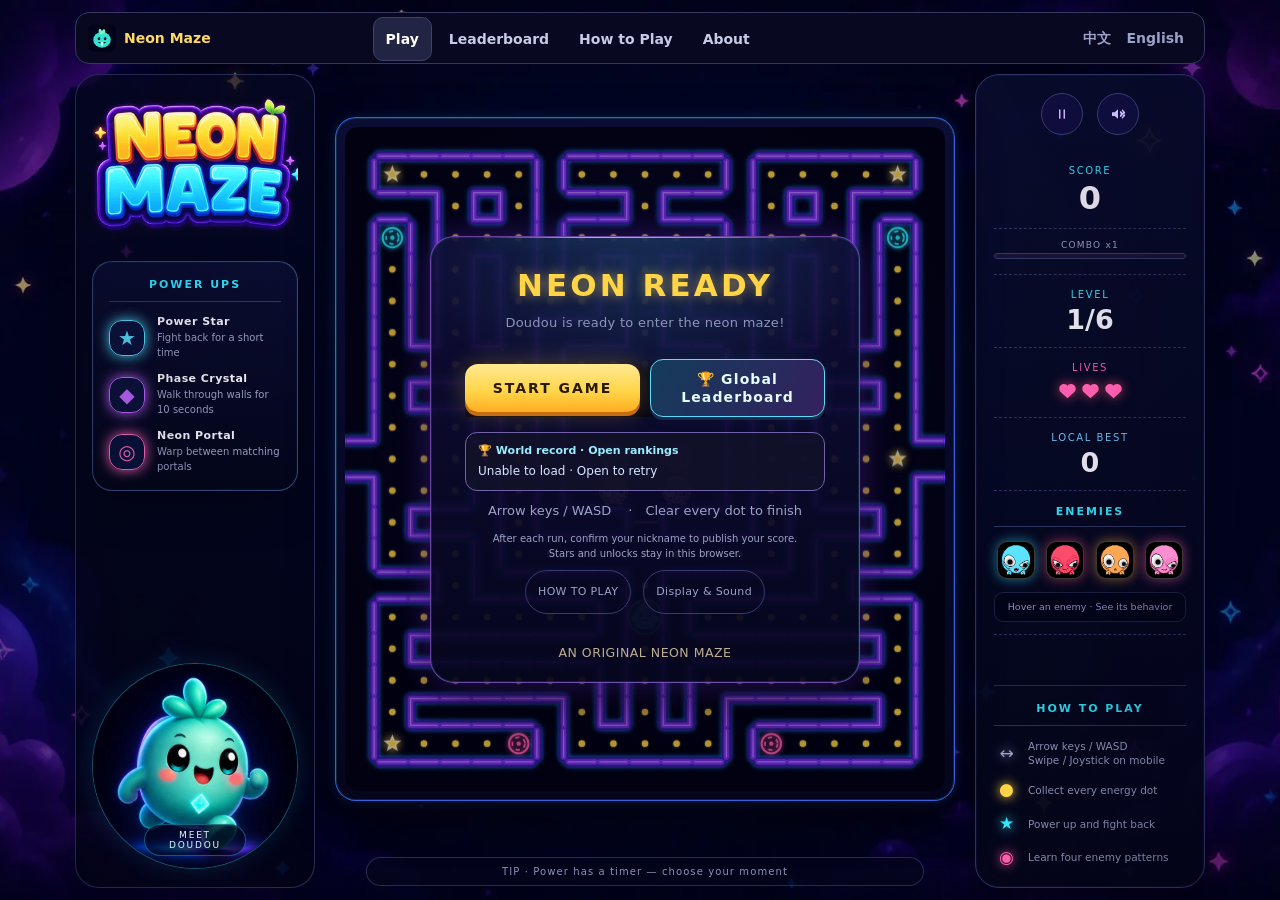
<file: index.html>
<!DOCTYPE html>
<html lang="zh-CN">
<head>
<meta charset="utf-8">
<meta name="viewport" content="width=device-width, initial-scale=1, maximum-scale=1, minimum-scale=1, user-scalable=no, viewport-fit=cover">
<title>Neon Maze · 豆豆</title>
<meta name="description" content="原创霓虹迷宫游戏，六关递进。收集 · 强化 · 智取。">
<meta name="author" content="超级奶爸">
<meta name="theme-color" content="#020218">
<link rel="canonical" href="https://playneonmaze.com/">
<link rel="alternate" hreflang="zh-Hans" href="https://playneonmaze.com/">
<link rel="alternate" hreflang="en" href="https://playneonmaze.com/en/">
<link rel="alternate" hreflang="x-default" href="https://playneonmaze.com/">
<link rel="icon" href="assets/favicon.svg" type="image/svg+xml">
<link rel="icon" href="assets/favicon-32.png" type="image/png" sizes="32x32">
<link rel="apple-touch-icon" href="assets/apple-touch-icon.png" sizes="180x180">
<!-- 不根据 IP 强制跳转，也不把访客 IP 发给第三方。首次访问只参考浏览器
     语言显示轻提示；玩家手动点过中 / EN 后，手动选择永远优先。 -->
<script src="assets/language-router.js?v=20260906-nav" data-current-language="zh"></script>
<!-- 加到手机主屏后按全屏应用打开，而不是套一层浏览器地址栏 -->
<meta name="apple-mobile-web-app-capable" content="yes">
<meta name="apple-mobile-web-app-status-bar-style" content="black-translucent">
<meta name="mobile-web-app-capable" content="yes">
<!-- 分享到微信/群里时的卡片。缺了这些，别人看到的只有一条光秃秃的网址 -->
<meta property="og:type" content="website">
<meta property="og:title" content="Neon Maze · 豆豆">
<meta property="og:description" content="原创霓虹迷宫游戏，六关递进。收集 · 强化 · 智取。">
<meta property="og:url" content="https://playneonmaze.com/">
<meta property="og:locale" content="zh_CN">
<meta property="og:locale:alternate" content="en_US">
<meta property="og:image" content="https://playneonmaze.com/assets/neon-maze-share.jpg">
<meta property="og:image:secure_url" content="https://playneonmaze.com/assets/neon-maze-share.jpg">
<meta property="og:image:type" content="image/jpeg">
<meta property="og:image:width" content="1200">
<meta property="og:image:height" content="630">
<meta property="og:image:alt" content="Neon Maze 与原创主角豆豆">
<meta name="twitter:card" content="summary_large_image">
<meta name="twitter:title" content="Neon Maze · 豆豆">
<meta name="twitter:description" content="原创霓虹迷宫游戏，六关递进。收集 · 强化 · 智取。">
<meta name="twitter:image" content="https://playneonmaze.com/assets/neon-maze-share.jpg">
<meta name="twitter:image:alt" content="Neon Maze 与原创主角豆豆">
<!-- Optional cloud and analytics configuration, disabled by default. -->
<script src="config.js"></script>
<script src="analytics.js"></script>
<link rel="stylesheet" href="assets/leaderboard-hall.css">
<link rel="stylesheet" href="assets/leaderboard-entry.css">
<link rel="stylesheet" href="assets/site-navigation.css?v=20260906-nav">
<style>
/* 整页锁死不滚动。手机上边玩边让页面上下弹是最影响手感的一件事，
   而 iOS Safari 的橡皮筋回弹默认就会这么干。
   touch-action:manipulation 是锁死缩放的第一道——它明确关掉双击放大，
   而 viewport 里的 user-scalable=no 在 iOS Safari 上是被无视的。 */
html, body {
  margin:0; padding:0;
  width:100%; height:100%;
  background:#020218;
  overscroll-behavior:none;
  -webkit-text-size-adjust:100%;
  touch-action:manipulation;
}
body {
  display:flex; align-items:center; justify-content:center;
  padding:env(safe-area-inset-top) env(safe-area-inset-right) env(safe-area-inset-bottom) env(safe-area-inset-left);
  box-sizing:border-box;
  overflow:hidden;
}
/* 连点方向键时那层灰色高亮很碍眼 */
* { -webkit-tap-highlight-color:transparent; }
.language-suggestion {
  position:fixed;
  top:calc(env(safe-area-inset-top) + 8px);
  right:calc(env(safe-area-inset-right) + 112px);
  z-index:119;
  display:flex;
  align-items:center;
  gap:8px;
  max-width:calc(100vw - 128px);
  min-height:38px;
  padding:3px 4px 3px 12px;
  box-sizing:border-box;
  border:1px solid rgba(255,207,92,.55);
  border-radius:999px;
  color:#f5f2ff;
  background:rgba(5,7,31,.96);
  box-shadow:0 7px 24px rgba(0,0,0,.38),0 0 16px rgba(255,207,92,.12);
  font:600 12px/1.2 system-ui,-apple-system,"Segoe UI",sans-serif;
}
.in-game .language-suggestion { display:none; }
.language-suggestion a {
  color:#ffdb72;
  white-space:nowrap;
  text-decoration:none;
}
.language-suggestion a:hover,.language-suggestion a:focus-visible { text-decoration:underline; }
.language-suggestion button {
  width:30px;
  height:30px;
  flex:0 0 auto;
  padding:0;
  border:0;
  border-radius:50%;
  color:#c9c4e7;
  background:transparent;
  font:400 20px/30px system-ui,sans-serif;
  cursor:pointer;
}
.language-suggestion button:hover,.language-suggestion button:focus-visible {
  color:#fff;
  background:rgba(255,255,255,.09);
}
@media (max-width:639px) {
  .language-suggestion span { display:none; }
}
</style>
</head>
<body>
<style>
:root{
  --void:#060624;
  --void-deep:#010119;
  --panel:#090a27;
  --panel-2:#0d1034;
  --panel-border:#343b70;
  --wall:#7b35ef;
  --wall-core:#351096;
  --wall-hi:#d39aff;
  --wall-cyan:#168cff;
  --amber:#ffd447;
  --lantern:#35e3d1;
  --amber-hot:#ffac24;
  --amber-glow:rgba(255,212,71,.55);
  --danger:#ff5277;
  --pink:#ff5eae;
  --tang:#ff9f43;
  --cyan:#31e7ff;
  --lime:#8cdf3f;
  --doze:#a7ecff;
  --phase:#55e8ff;
  --text:#f7f4ff;
  --text-dim:#9ca2c7;
  --mega:#ffffff;
  --font-display: ui-rounded, "SF Pro Rounded", "Arial Rounded MT Bold", "PingFang SC", system-ui, sans-serif;
  --font-body: -apple-system, "Segoe UI", "PingFang SC", "Microsoft YaHei", system-ui, sans-serif;
}
*{box-sizing:border-box;}
html,body{margin:0;padding:0;}

/* 「hidden」是全局的，不许各写各的。
 *
 * 之前每个组件自己写一条（.overlay.hidden / .name-row.hidden / .best-line.hidden），
 * 于是 challengeBox 顶着 class="challenge hidden" 却**从来没被藏住过** ——
 * 它有背景色、边框和内边距，开始页上一直挂着一个空的青色小胶囊，谁也没注意。
 * 这个坑的形状是：新加一个元素、顺手写上 hidden，然后忘了配规则，而且**看起来
 * 一点也不像 bug**，只像"这儿本来就有个东西"。
 *
 * 用 !important 是有意的：display:none 必须压过组件自己的 display，
 * 而组件规则和 .hidden 特指度相同，谁在后面谁赢——那就成了书写顺序说了算。
 * "藏起来"这件事不该取决于两条规则谁写在前面。 */
.hidden{display:none !important;}
body{
  min-height:100vh;
  background:
    radial-gradient(ellipse at 50% -10%, #1b1140 0%, var(--void) 55%, var(--void-deep) 100%);
  color:var(--text);
  font-family:var(--font-body);
  display:flex;
  align-items:center;
  justify-content:center;
  padding:24px 12px;
  overflow-x:hidden;
}
/* 语言切换永远放在页面最上方，不跟开始层一起被游戏状态藏起来。
   两个选项都露出，当前语言用青色底标记，不让玩家猜这个按钮会切去哪里。 */
.language-switch{
  position:fixed;
  top:calc(env(safe-area-inset-top) + 7px);
  right:calc(env(safe-area-inset-right) + 8px);
  z-index:120;
  display:flex;
  align-items:center;
  padding:3px;
  border:1px solid rgba(90,224,255,.38);
  border-radius:999px;
  background:rgba(5,7,31,.92);
  box-shadow:0 6px 20px rgba(0,0,0,.28),0 0 14px rgba(90,224,255,.09);
  font-family:var(--font-display);
  font-size:10px;
  line-height:1;
  letter-spacing:.04em;
}
.language-switch a{
  display:flex;
  align-items:center;
  justify-content:center;
  min-width:43px;
  height:36px;
  padding:0 8px;
  border-radius:999px;
  color:var(--text-dim);
  text-decoration:none;
  touch-action:manipulation;
  transition:color .15s ease,background .15s ease,box-shadow .15s ease;
}
.language-switch a:hover,.language-switch a:focus-visible{color:var(--text);}
.language-switch a[aria-current="page"]{
  color:#e9fdff;
  background:rgba(90,224,255,.18);
  box-shadow:0 0 10px rgba(90,224,255,.16);
}
/* 竖排：标题 / HUD / 棋盘 / 方向键，各占一整行。
   方向键自己是一个独立的栅格（.pad-grid），不参与这里的列宽 —— 这两者一旦
   耦合，方向键有多宽就决定了棋盘有多宽。 */
.cabinet{
  /* 上限从 560 放宽到 720：桌面上把方向键去掉之后，棋盘该把腾出来的空间用上。
     真正决定大小的是下面 #mazeCanvas 的 max-width —— 它按**可用高度**算，
     所以窗口再宽也不会长到超出一屏。 */
  width:min(720px, 100%);
  display:flex;
  flex-direction:column;
  align-items:center;
  gap:10px;
}
.marquee, .hud, .stage{width:100%;}

.pad-area{
  width:100%;
  display:flex;
  align-items:center;
  justify-content:center;
}
.pad-grid{
  display:grid;
  grid-template-columns:repeat(3,36px);
  grid-template-rows:repeat(3,36px);
  gap:6px;
}
.pad-grid .pad.up   {grid-column:2;grid-row:1;}
.pad-grid .pad.left {grid-column:1;grid-row:2;}
.pad-grid .pad.pause{grid-column:2;grid-row:2;}
.pad-grid .pad.right{grid-column:3;grid-row:2;}
.pad-grid .pad.down {grid-column:2;grid-row:3;}

.marquee{
  text-align:center;
  padding:2px 0 4px;
}
/* 标题按**霓虹灯管**来做，不是"琥珀色的字加一圈光晕"。
   真的灯管中心是几乎发白的（玻璃管里的气体最亮处过曝），颜色是靠外面那层
   辉光扩散出来的。所以这里字身给接近白的暖色，四层 shadow 由紧到松、由亮到
   暗铺出去 —— 只有这样才像"亮着"，而不像"涂成黄色"。
   四层的间距是 2/9/20/42：太密看不出层次，太疏会散成一团雾。 */
.marquee h1{
  font-family:var(--font-display);
  font-size:clamp(21px,5.8vw,32px);
  letter-spacing:.18em;
  /* 字距一撑，视觉重心会偏左（最后一个字后面多出一份空隙），补回去 */
  text-indent:.18em;
  margin:0;
  font-weight:700;
  color:#fff4d2;
  text-shadow:
    0 0 2px  #ffe9a8,
    0 0 9px  var(--amber),
    0 0 20px rgba(255,207,92,.70),
    0 0 42px rgba(255,166,40,.40);
}
/* 灯管下面那道反光。宽度跟着标题走，两头淡出，像光打在面板上。 */
.marquee h1::after{
  content:'';
  display:block;
  width:min(220px, 62%);
  height:1px;
  margin:9px auto 0;
  background:linear-gradient(90deg,
    transparent, rgba(255,207,92,.10) 18%, rgba(255,207,92,.55) 50%,
    rgba(255,207,92,.10) 82%, transparent);
}
.marquee p{
  margin:7px 0 0;
  font-size:11.5px;
  letter-spacing:.16em;
  color:var(--text-dim);
}
.tagline{display:flex;align-items:center;justify-content:center;gap:11px;}
.tag-words{display:inline-flex;align-items:center;gap:9px;}
/* 分隔符用真的豆子，不用「·」。这三个词说的就是这游戏在干嘛，
   中间摆两颗会发光的豆子，一眼就知道这是个吃豆的游戏。 */
.tag-words i{
  width:4px;height:4px;border-radius:50%;
  background:var(--amber);
  box-shadow:0 0 6px var(--amber-glow);
  opacity:.85;
}
/* 「玩法」按钮。原来这里是个光秃秃的问号图标 —— 图标要靠猜，而这个位置
   一年到头只有第一次玩的人会看，猜错的代价就是永远不知道有说明。
   两个字不用猜。图标留着，它负责"这是个可点的东西"，字负责"点了是什么"。 */
.help-pill{
  display:inline-flex;align-items:center;gap:5px;
  background:transparent;
  border:1px solid var(--panel-border);
  border-radius:999px;
  padding:3px 10px 3px 8px;
  color:var(--text-dim);
  font-family:var(--font-display);
  font-size:11px;
  letter-spacing:.1em;
  cursor:pointer;
  touch-action:manipulation;
  -webkit-tap-highlight-color:transparent;
  transition:color .15s ease, border-color .15s ease;
}
.help-pill svg{
  width:13px;height:13px;
  fill:none;stroke:currentColor;stroke-width:2;
  stroke-linecap:round;stroke-linejoin:round;
}
.help-pill svg .solid{fill:currentColor;stroke:none;}
.help-pill:hover, .help-pill:focus-visible{color:var(--amber);border-color:var(--amber);}
.help-pill:active{background:var(--wall-core);color:var(--text);}
.hud{
  display:flex;
  align-items:center;
  justify-content:space-between;
  gap:10px;
  background:linear-gradient(180deg, var(--panel), #0e0820);
  border:1px solid var(--panel-border);
  border-radius:10px;
  padding:10px 14px;
  font-family:var(--font-display);
  box-shadow:0 0 0 1px rgba(138,107,255,.08) inset, 0 8px 24px rgba(0,0,0,.4);
}
/* flex-shrink:0 —— HUD 上多了三个图标按钮之后，这几块被压到了 11~27px 宽，
   里面的"分数""关卡""生命"就跟旁边的数字挤成一团。它们的宽度本来就由内容
   决定，不该参与收缩；该让步的是中间那根连击条。 */
.hud .stat{display:flex;flex-direction:column;gap:2px;min-width:0;flex-shrink:0;}
.hud .stat .k{font-size:9px;letter-spacing:.14em;color:var(--text-dim);white-space:nowrap;}
.hud .stat .v{font-size:16px;font-weight:700;color:var(--text);font-variant-numeric:tabular-nums;white-space:nowrap;}
.hud .lives{display:flex;gap:4px;align-items:center;}
/* HUD 上的图标按钮。图形一律用内联 SVG 描边画：emoji 在各家手机上字形、
   粗细、基线都不一样，三个挨在一起时高矮不齐很明显，而且没法跟着主题变色。 */
/* 命中区至少 44x44：手指的最小舒适目标。图标本身仍是 30~32px，
   靠透明的外扩把可点范围撑起来，不占视觉重量也不挤 HUD 的横向空间。 */
.icon-btn{
  position:relative;
  flex-shrink:0;
  background:transparent;
  border:1px solid var(--panel-border);
  border-radius:8px;
  width:32px;height:32px;
  padding:0;
  display:flex;align-items:center;justify-content:center;
  cursor:pointer;
  color:var(--text-dim);
  transition:color .15s ease, border-color .15s ease;
  touch-action:manipulation;
  -webkit-tap-highlight-color:transparent;
}
.icon-btn svg{
  width:18px;height:18px;
  fill:none;
  stroke:currentColor;
  stroke-width:1.9;
  stroke-linecap:round;
  stroke-linejoin:round;
}
.icon-btn svg .solid{fill:currentColor;stroke:none;}
.icon-btn::after{
  content:'';
  position:absolute;
  left:50%; top:50%;
  width:44px; height:44px;
  transform:translate(-50%,-50%);
  /* 纯命中区，不可见也不影响布局 */
}
.icon-btn:active{background:var(--wall-core);color:var(--text);}
/* 关掉方向键时按钮本身要显出"已关"的状态，否则玩家看不出是自己关的 */
.icon-btn.off{color:var(--panel-border);}
.icon-btn.on{color:var(--amber);border-color:var(--amber);}
/* 连击弹一下：105%~110%、150ms，一次性。
   刻意不做持续抖动 —— 玩家这时候正盯着迷宫躲幽灵，余光里"跳一下"就够了，
   一直动反而分散注意力。 */
@keyframes comboBumpA{
  0%{transform:scale(1);}
  40%{transform:scale(1.09);}
  100%{transform:scale(1);}
}
@keyframes comboBumpB{
  0%{transform:scale(1);}
  40%{transform:scale(1.09);}
  100%{transform:scale(1);}
}
#comboLabel{display:inline-block;transform-origin:left center;}
#comboLabel.bump-a{animation:comboBumpA .15s ease-out;}
#comboLabel.bump-b{animation:comboBumpB .15s ease-out;}
@media (prefers-reduced-motion: reduce){
  #comboLabel.bump-a,#comboLabel.bump-b{animation:none;}
}
.combo-wrap{display:flex;flex-direction:column;gap:3px;flex:1;min-width:60px;max-width:120px;}
.combo-bar{height:6px;border-radius:4px;background:#1c1436;overflow:hidden;border:1px solid var(--panel-border);}
/* 不加 transition：这是倒计时条，每帧都在缩，补间只会让它看起来比实际慢半拍，
   而"还剩多久"正是它唯一的意义。 */
.combo-fill{
  height:100%;width:100%;
  background:linear-gradient(90deg,var(--cyan),var(--tang));
  box-shadow:0 0 8px var(--tang);
  transform:scaleX(0);
  transform-origin:left center;
  will-change:transform;
}
.combo-fill.urgent{
  background:linear-gradient(90deg,var(--danger),var(--danger));
  box-shadow:0 0 10px var(--danger);
}
.stage{
  /* none 而不是 manipulation：棋盘上不该有任何浏览器手势——不缩放、不双击
     放大、也不跟着手指滚。滑动转向是自己在 JS 里读 touch 事件算的，
     touch-action 只影响浏览器的默认行为，不影响事件本身。 */
  touch-action:none;
  position:relative;
  border-radius:14px;
  padding:10px;
  background:linear-gradient(180deg,#150c2c,#0b0618);
  border:1px solid var(--panel-border);
  box-shadow:0 0 0 1px rgba(138,107,255,.06) inset, 0 20px 50px rgba(0,0,0,.55);
}
#mazeCanvas{
  display:block;
  width:100%;
  height:auto;
  aspect-ratio:19 / 21;
  border-radius:8px;
  background:var(--void-deep);
  /* 棋盘是 19:21 的竖长方形，光给宽度它就会往下长，长过一屏就得滚页面 ——
     而这是个不该滚动的游戏。所以再按**可用高度**压一道：
     用 dvh 而不是 vh，手机浏览器地址栏收放时 vh 不会变，会算多出一截。
     245px = 标题 91 + HUD 56 + stage 内边距 20 + body 内边距 48 + 栅格间距 20，
     再留 10px 余量。这是量出来的，不是估的 —— 第一版拍脑袋写 220，结果棋盘
     比可用空间高出 17px，被 body 的 overflow:hidden 悄悄裁掉了上下各一点。 */
  /* 老版 Safari 不认 dvh，先给 vh 兜底，新浏览器再用下一行覆盖。 */
  max-width: calc((100vh - 245px) * 19 / 21);
  max-width: calc((100dvh - 245px) * 19 / 21);
  margin:0 auto;
}
.scanlines{
  position:absolute;inset:10px;
  border-radius:8px;
  pointer-events:none;
  background:repeating-linear-gradient(0deg, rgba(255,255,255,.025) 0px, rgba(255,255,255,.025) 1px, transparent 2px, transparent 3px);
  mix-blend-mode:overlay;
}
.overlay{
  --ov-pad:20px;              /* 供 .over-actions 的 sticky 定位换算，见那里 */
  position:absolute;inset:10px;
  border-radius:8px;
  background:rgba(6,3,16,.86);
  display:flex;
  flex-direction:column;
  align-items:center;
  /* safe center：内容装得下就居中，装不下就退回顶部对齐。
     普通的 center 在内容超高时会把顶部推到滚动区域之外，永远划不到。 */
  justify-content:center;
  justify-content:safe center;
  text-align:center;
  gap:14px;
  padding:20px;
  /* 原来这里有 backdrop-filter:blur(1px)，去掉了。两个原因：
     1px 的模糊本来就看不出来，却会让这一层变成**层叠上下文**，把子元素死死
     锁在里面——礼花画布（z-index:60）于是要么整个被弹层压住，要么整个盖在
     文字上，没有中间态。去掉之后层次才排得开：
        暗底（弹层自身，z-index:auto）→ 礼花（60）→ 文字和按钮（70）
     顺带还省一块手机上并不便宜的 GPU 合成。 */
  /* 手机上开始页的内容（说明 + 奖励分 + 排行榜 + 按钮 + 署名）比棋盘还高，
     不给滚动就会互相压住 —— 之前"还没有记录"那行正好被"开始"按钮盖掉。 */
  overflow-y:auto;
  overscroll-behavior:contain;
}
.overlay.hidden{display:none;}
/* 弹层里的内容排在礼花（z-index:60）之上：礼花在文字后面炸，字始终是清楚的。
   炸开那一下最亮，正好会糊住"本次排名第 N 名"这种最该看清的一行。 */
.overlay > *{position:relative;z-index:70;}
.overlay h2{
  font-family:var(--font-display);
  letter-spacing:.1em;
  font-size:clamp(18px,5vw,26px);
  margin:0;
  color:var(--amber);
  text-shadow:0 0 12px var(--amber-glow);
}
.overlay p{margin:0;color:var(--text-dim);font-size:13px;line-height:1.7;max-width:340px;}
.overlay .big-score{font-family:var(--font-display);font-size:34px;color:var(--text);font-weight:700;}
.btn{
  font-family:var(--font-display);
  letter-spacing:.08em;
  background:linear-gradient(180deg,#ffdd8a,var(--amber));
  color:#2a1a05;
  border:none;
  padding:11px 26px;
  border-radius:8px;
  font-size:14px;
  font-weight:700;
  cursor:pointer;
  box-shadow:0 4px 0 #c99a2e, 0 8px 16px rgba(255,207,92,.25);
  transition:transform .08s ease;
  /* 手机上不加这句，点下去到真的响应之间会有约 300ms 的空档 —— 浏览器要先
     等一会儿，确认你不是想双击放大。方向键、图标按钮、「玩法」胶囊早就各自
     写了这一句，所以它们点着跟手；偏偏最主要的这几个按钮（开始 / 知道了 /
     再来一局 / 继续 / 分享）漏了，于是最常点的地方反而最迟钝。 */
  touch-action:manipulation;
  -webkit-tap-highlight-color:transparent;
}
.btn:active{transform:translateY(3px);box-shadow:0 1px 0 #c99a2e;}
.btn.ghost{
  background:transparent;
  color:var(--text);
  border:1px solid var(--panel-border);
  box-shadow:none;
}
/* 说明和图鉴都能从开始页打开：保留底下的页面状态，用不透明文档层隔开。 */
#helpOverlay,#owlOverlay{background:#0a0614;}

/* 玩法说明面板。内容一定超过一屏，所以自己滚动，而不是把弹层撑爆。
   flex:1 + min-height:0 是关键：不加的话它只按内容的自然高度参与布局，
   在 justify-content:center 的弹层里被挤成一小条（实测只剩 192px，
   而内容有 899px，玩家要滚七八次才能看完）。加上之后它吃满标题与按钮
   之间的全部剩余空间。min-height:0 不能省 —— flex 项默认不肯缩到内容
   以下，少了它 overflow 根本不会生效。 */
/* 底部那道渐隐是**滚动提示**，不是装饰。
   说明内容 1050px 而可视区只有 573px —— 将近一半在折叠线以下（奖励分、
   意见反馈、关于这个游戏三节全在下面），而原来屏幕上没有任何迹象表明还有
   下文。连知道内容存在的人都没往下滚，小朋友更不会。
   用 background-attachment 的 local/scroll 组合做：内容滚到底时这道影子会
   自己消失，纯 CSS，不需要每帧去算滚动位置。 */
.help-doc{
  background:
    linear-gradient(#0a0614 28%, rgba(10,6,20,0)) center top / 100% 34px no-repeat local,
    linear-gradient(rgba(10,6,20,0), #0a0614 72%) center bottom / 100% 34px no-repeat local,
    radial-gradient(farthest-side at 50% 0,   rgba(138,107,255,.38), rgba(138,107,255,0)) center top / 100% 12px no-repeat scroll,
    radial-gradient(farthest-side at 50% 100%, rgba(138,107,255,.38), rgba(138,107,255,0)) center bottom / 100% 12px no-repeat scroll;
  width:100%;
  max-width:340px;
  text-align:left;
  overflow-y:auto;
  overscroll-behavior:contain;
  display:flex;
  flex-direction:column;
  gap:13px;
  flex:1;
  min-height:0;
  max-height:none;
}
#helpOverlay .help-doc,#owlOverlay .help-doc{max-width:420px;}
/* 说明这一层铺满整个屏幕，不跟着棋盘走。
   其余弹层盖在棋盘上是对的（它们是游戏状态的一部分），但说明是一份文档，
   被关在棋盘那个盒子里就只剩三百来像素高 —— 实测可视区 192px 而内容 899px，
   要滚将近五屏。棋盘的高度是由 19:21 的宽高比推出来的，跟文档该有多长毫无
   关系，没有理由让它决定这里。
   从顶部排起而不是居中：内容超出时居中会把标题推到可视区外面。 */
#helpOverlay,#owlOverlay{
  position:fixed;
  inset:0;
  border-radius:0;
  justify-content:flex-start;
  padding:calc(env(safe-area-inset-top) + 18px) 16px
          calc(env(safe-area-inset-bottom) + 16px);
  /* 要压在礼花（60）之上。HUD 上的「?」在结算页也是能点的，而通关礼花要放
     18 秒——这中间点开说明，礼花就会炸在说明文字上。说明必须是最顶层。 */
  z-index:80;
}
/* 图鉴也盖住常驻的语言/榜单入口（120/121），正文独立滚动。 */
#owlOverlay{z-index:130;touch-action:pan-y;}
.help-more{
  font-family:var(--font-display);
  font-size:10px;
  letter-spacing:.16em;
  color:var(--amber);
  opacity:.85;
  transition:opacity .2s ease;
  pointer-events:none;
}
.help-more.hidden{opacity:0;}
/* 「关于这个游戏」这一页。跟玩法说明一样铺满屏幕、内容自己滚 ——
   它比说明短得多，但小屏加上系统安全区仍然可能装不下，而"装不下就滚"是这里
   唯一不用按屏幕尺寸分情况讨论的做法。 */
#aboutOverlay{
  /* 遮罩：铺满整个可视区。
     用 100dvh 而不是 100vh —— 手机浏览器地址栏收放时 vh 不变，会算多出一截，
     底部的按钮就被顶到屏幕外面。 */
  position:fixed;
  inset:0;
  width:100%;
  height:100vh;
  height:100dvh;
  border-radius:0;
  display:flex;
  align-items:center;
  justify-content:center;
  gap:0;                      /* 只有一个孩子（卡片），间距全交给卡片内部 */
  text-align:left;            /* 盖掉 .overlay 的居中，卡片内部自己决定对齐 */
  padding:16px;
  /* 深黑紫半透明 + 轻微模糊。模糊压在 3px：再大就把底下的迷宫糊成一片色块，
     那层"游戏还在后面"的感觉就没了。
     这里可以放心用 backdrop-filter —— 它会创建层叠上下文，而这一层
     z-index:80 本来就在礼花（60）之上，不存在被压住的问题。 */
  background:rgba(8,4,18,.72);
  -webkit-backdrop-filter:blur(3px);
  backdrop-filter:blur(3px);
  /* 内容超高时滚遮罩自己；contain 挡住滚动穿透到底层页面 */
  overflow-y:auto;
  overscroll-behavior:contain;
  z-index:80;                 /* 要压在礼花之上 */
}

/* 卡片。所有内容都在它里面，包括「知道了」—— 没有任何一处绝对定位。 */
.about-card{
  width:520px;
  max-width:calc(100vw - 32px);
  /* 不设固定高度：内容多高就多高，只给一个上限，超了自己滚。 */
  max-height:calc(100vh - 32px);
  max-height:calc(100dvh - 32px);
  overflow-y:auto;
  overscroll-behavior:contain;
  padding:28px 32px 24px;
  text-align:left;
  /* 比页面底色亮一点，才看得出这是"一张卡片"而不是一整块黑。
     边框和外阴影都用低亮度紫，跟整体霓虹一致，但不做成金色大光晕 ——
     那会把注意力从文字上抢走。 */
  background:rgba(15,9,29,.96);
  border:1px solid rgba(138,107,255,.28);
  border-radius:15px;
  box-shadow:0 18px 34px rgba(75,47,206,.24);
}

/* 标题 */
#aboutTitle{
  margin:0 0 20px;
  font-size:26px;
  line-height:1.3;
  font-weight:700;
  text-align:center;
  /* 字距从 .1em 收到 .02em：原来那个间距让「关于」和「《」之间空出一块，
     看着像多打了一个空格 —— 源码里并没有空格，是字距撑出来的。 */
  letter-spacing:.02em;
  color:var(--amber);
  /* 发光从 12px 降到 10px（约 -20%）：26px 的字配大光晕会糊成一团。 */
  text-shadow:0 0 10px var(--amber-glow);
}

/* 故事正文 */
#aboutOverlay .about{
  width:100%;
  max-width:none;
  margin:0;
  text-align:left;
  font-size:14px;
  line-height:1.85;
  color:var(--text-dim);
}
/* 下面几条都写成 #aboutOverlay xxx 的形式，不是图好看 —— 是**必须**。
   基础样式里有 `.overlay p{margin:0;...}`，特指度 (0,1,1)；而 `.about-by`
   只有 (0,1,0)，会被它压过去，边距全变成 0。上一版是靠一串 !important 硬顶，
   结果 !important 又反过来盖住了媒体查询里的手机字号。
   把选择器限定到 #aboutOverlay 里，特指度自然高过 .overlay p，
   一个 !important 都不需要，媒体查询也照常生效。 */
#aboutOverlay .about-story + .about-story{ margin-top:8px; }

/* 落款：在正文这一栏里靠右，再从右边缘往里空四个字。
   四个字的留白让它明显是"落款"而不是正文的最后一行 —— 完全贴齐右边缘时，
   它和上面那段的右边界连成一条线，反而看不出是另起的一句。
   用 em 不用 px：em 就是一个字宽，字号一改它还是四个字。 */
#aboutOverlay .about-by{
  width:100%;
  max-width:none;
  margin:12px 0 20px;
  padding-right:4em;
  text-align:right;
  font-size:13px;
  line-height:1.6;
  letter-spacing:.02em;
  color:#cfc3e8;              /* 比正文亮一档的暖紫，不发光 */
  text-shadow:none;
}

/* 分隔线：跟正文同宽，不缩进也不超出。上下边距只在这里给一次。 */
.about-rule{
  width:100%;
  height:1px;
  margin:0 0 18px;
  border:0;
  background:rgba(138,107,255,.18);
}

/* 反馈区 */
.about-fb-title{
  margin:0 0 10px;
  font-family:var(--font-display);
  font-size:14px;
  font-weight:700;
  letter-spacing:.06em;
  text-align:left;
  color:var(--amber);
}
#aboutOverlay .about-fb{ margin:0 0 10px; line-height:1.7; }
/* 邮箱单独一行，和上面那句不挤在一起 */
#aboutOverlay .about-mail{ margin:0 0 24px; line-height:1.7; }

/* 「知道了」：正常文档流里居中，不浮在卡片外。 */
.about-close{
  display:block;
  width:120px;
  min-height:46px;
  margin:0 auto;
  /* 发光比「开始游戏」弱：那是主线上的按钮，这个只是关掉一张说明卡。
     立体的那 4px 底边保留，按下去仍然有"按到了"的手感。 */
  box-shadow:0 4px 0 #c99a2e, 0 6px 12px rgba(255,207,92,.14);
  transition:transform .12s ease, box-shadow .12s ease;   /* 100~150ms */
}

/* ---------- 手机端 ---------- */
@media (max-width:479px){
  #aboutOverlay{
    padding:12px;
    /* iPhone 底部那条小白条会盖住按钮，安全区必须算进来 */
    padding-bottom:calc(12px + env(safe-area-inset-bottom));
  }
  .about-card{
    max-width:calc(100vw - 24px);
    max-height:calc(100vh - 24px);
    max-height:calc(100dvh - 24px);
    padding:22px 18px;
    border-radius:14px;
  }
  #aboutTitle{ font-size:22px; margin-bottom:18px; }
  #aboutOverlay .about{ font-size:14px; }
  #aboutOverlay .about-by{ font-size:12px; }
  .about-close{ width:120px; }
}

/* 邮箱链接。用青色而不是琥珀：琥珀在这个界面里是"分数和奖励"的颜色，
   而这里既要看出可点、又不该比正文更抢眼 —— 一条下划线加一点青就够了。
   光晕故意压得很淡（3px），它不是霓虹招牌的一部分。 */
.mail-link{
  color:var(--cyan);
  text-decoration:none;
  border-bottom:1px solid rgba(90,224,255,.45);
  padding-bottom:1px;
  text-shadow:0 0 3px rgba(90,224,255,.35);
  /* 手机上点链接有 300ms 的双击等待，不去掉会觉得"点了没反应" */
  touch-action:manipulation;
}
.mail-link:hover, .mail-link:focus-visible{
  border-bottom-color:var(--cyan);
  text-shadow:0 0 8px rgba(90,224,255,.6);
}

.help-sec h3{
  margin:0 0 5px;
  font-family:var(--font-display);
  font-size:11px;
  letter-spacing:.14em;
  color:var(--amber);
  font-weight:700;
}
.help-sec p{
  margin:0;
  font-size:12px;
  line-height:1.75;
  color:var(--text-dim);
  max-width:none;
}
.help-sec b{color:var(--text);font-weight:600;}
/* 「词条 | 说明」两列。玩家是来查东西的，不是来读文章的 ——
   词条右对齐成一条竖线，眼睛顺着往下扫就能找到要看的那条。 */
.kv{
  margin:0;
  display:grid;
  grid-template-columns:auto 1fr;
  column-gap:12px;
  row-gap:7px;
  align-items:baseline;
}
.kv dt{
  text-align:right;
  white-space:nowrap;
  color:var(--text);
  font-weight:600;
  font-size:12px;
}
.kv dd{
  margin:0;
  font-size:12px;
  line-height:1.6;
  color:var(--text-dim);
}
.kv dd b{color:var(--amber);font-weight:700;}
.kv .dim{color:var(--text-dim);opacity:.7;font-size:11px;}
.ghost-list{margin:0;padding:0;list-style:none;display:flex;flex-direction:column;gap:6px;}
.ghost-list li{
  display:flex;align-items:center;gap:8px;
  font-size:12px;color:var(--text-dim);
}
.ghost-list i{
  width:10px;height:10px;border-radius:50%;
  flex-shrink:0;
  box-shadow:0 0 7px currentColor;
}
/* 方向键与开关的外观。位置由 .pad-grid 的行列号决定（见文件开头），
   这里只管长相。 */
.pad{
  background:var(--panel);
  border:1px solid var(--panel-border);
  border-radius:8px;
  color:var(--text);
  font-size:15px;
  cursor:pointer;
  touch-action:manipulation;
  user-select:none;
  -webkit-user-select:none;
  display:flex;
  align-items:center;
  justify-content:center;
}
.pad:active{background:var(--wall-core);}

/* 手机虚拟摇杆：沿用街机霓虹语言，但不占据文档流，因此不会把棋盘重新挤小。
 * 它只在触屏设备真正开打时出现；滑动转向仍保留，两种输入走同一个 requestDir。
 * 松手只让摇杆帽回中，不让豆豆急停——迷宫的节奏是持续前进、提前选下个转角。 */
.touch-joystick{
  --joy-size:104px;
  position:fixed;
  left:max(10px,env(safe-area-inset-left));
  bottom:max(10px,env(safe-area-inset-bottom));
  z-index:55;
  width:var(--joy-size);height:var(--joy-size);
  display:none;
  border:1px solid rgba(90,224,255,.48);
  border-radius:50%;
  box-sizing:border-box;
  background:
    radial-gradient(circle at 50% 50%,rgba(62,37,135,.48) 0 26%,rgba(13,12,52,.48) 27% 58%,rgba(4,6,28,.24) 59%),
    conic-gradient(from 45deg,rgba(49,231,255,.10),rgba(167,80,255,.22),rgba(49,231,255,.10),rgba(167,80,255,.22),rgba(49,231,255,.10));
  box-shadow:0 0 0 5px rgba(20,14,67,.20),0 0 22px rgba(49,231,255,.18),inset 0 0 18px rgba(138,107,255,.22);
  opacity:.58;
  touch-action:none;
  user-select:none;-webkit-user-select:none;
  -webkit-tap-highlight-color:transparent;
  transition:opacity .14s ease,transform .14s ease;
}
.touch-joystick::before{
  content:'';position:absolute;inset:11px;border:1px solid rgba(255,255,255,.09);border-radius:50%;
}
.touch-joystick.active{opacity:.92;transform:scale(1.025);}
.joy-knob{
  position:absolute;left:50%;top:50%;width:44px;height:44px;margin:-22px 0 0 -22px;
  border:1px solid rgba(255,255,255,.76);border-radius:50%;box-sizing:border-box;
  background:radial-gradient(circle at 36% 30%,#d7ffff 0 5%,#66ecff 11%,#2975d9 54%,#3a187e 100%);
  box-shadow:0 4px 12px rgba(0,0,0,.42),0 0 15px rgba(49,231,255,.55),inset 0 0 8px rgba(255,255,255,.35);
  pointer-events:none;will-change:transform;
}
.joy-mark{position:absolute;color:rgba(225,249,255,.58);font-size:9px;line-height:1;pointer-events:none;}
.joy-mark.up{top:7px;left:50%;transform:translateX(-50%);}
.joy-mark.down{bottom:7px;left:50%;transform:translateX(-50%);}
.joy-mark.left{left:7px;top:50%;transform:translateY(-50%);}
.joy-mark.right{right:7px;top:50%;transform:translateY(-50%);}
@media (hover:none), (pointer:coarse){
  body.in-game .touch-joystick{display:block;}
}
@media (max-width:340px), (max-height:640px){
  .touch-joystick{--joy-size:68px;left:max(2px,env(safe-area-inset-left));bottom:max(2px,env(safe-area-inset-bottom));opacity:.36;}
  .touch-joystick.active{opacity:.78;}
  .joy-knob{width:32px;height:32px;margin:-16px 0 0 -16px;}
  .joy-mark{font-size:8px;}
}
@media (prefers-reduced-motion:reduce){
  .touch-joystick{transition:none;}
}
.pad.pause{background:transparent;color:var(--text-dim);}
.pad.pause svg{
  width:44%;height:44%;
  fill:none;stroke:currentColor;stroke-width:2.2;stroke-linecap:round;
}

.toast{
  position:absolute;
  left:50%;top:14%;
  transform:translate(-50%,0);
  font-family:var(--font-display);
  font-size:13px;
  letter-spacing:.06em;
  padding:6px 14px;
  border-radius:20px;
  background:rgba(0,0,0,.55);
  border:1px solid var(--panel-border);
  color:var(--amber);
  opacity:0;
  pointer-events:none;
  transition:opacity .25s ease, transform .25s ease;
  white-space:nowrap;
}
.toast.show{opacity:1;transform:translate(-50%,6px);}

/* Fireworks sit above the maze but below the overlay text.
   A canvas is a replaced element, so `inset` positions it WITHOUT stretching
   it — left to itself it stays at its intrinsic 300x150. The explicit
   width/height are what actually size it to the stage. */
.fx{
  position:absolute;inset:10px;
  width:calc(100% - 20px);
  height:calc(100% - 20px);
  border-radius:8px;
  pointer-events:none;
  display:none;
  /* 礼花必须盖在结算弹层**上面**。这块画布原本排在 overOverlay 前面、两者又都
     没有 z-index，于是弹层压在它上头，而弹层底色是 rgba(6,3,16,.86)——等于给
     礼花蒙了一层 86% 不透明的黑布，放了跟没放一样。
     上面已经有 pointer-events:none，盖上去也不会挡住「再来一局」。
     说明弹层另外提到了 z-index:80，压在礼花之上——结算页上「?」还能点，
     礼花又要放 18 秒，不让它盖住说明文字。 */
  z-index:60;
}
.fx.on{display:block;}

.bonus-hint{
  font-size:11px !important;
  color:var(--tang) !important;
  letter-spacing:.03em;
}

/* 开始页的最高分。字号刻意压过标题以外的一切 —— 它是这一屏的主角。 */
.best-line{
  display:flex;align-items:baseline;justify-content:center;gap:9px;
  flex-wrap:wrap;
  font-family:var(--font-display);
}
.best-line.hidden{display:none;}
.best-k{
  font-size:10px;letter-spacing:.24em;color:var(--text-dim);
}
.best-v{
  font-size:26px;font-weight:700;color:var(--amber);
  font-variant-numeric:tabular-nums;
  text-shadow:0 0 14px var(--amber-glow);
}

.best-combo{
  /* 再压暗一档：这一屏的主角是最高分和那句欢迎语，连击是给已经在乎的人看的。 */
  font-size:10.5px;letter-spacing:.12em;color:var(--text-dim);
  align-self:center;
  opacity:.6;
}

/* 开始页那句迎接的话。
   刻意不加发光：这一屏发光的东西已经够多（标题、最高分、按钮），再加一个
   就没有"轻声说一句"的效果了。米白偏暖，和满屏的紫青拉开一点温度。 */
/* 开始页中央一层极轻的金色光晕。
   不是装饰，是把视线往中间收一点：这一屏的信息横向铺得比较开（最高分、
   练习条、榜单），一点点暖光能让"投币 → 欢迎语 → 开始"这条主线更聚拢。
   透明度压到 .07：要的是"感觉这里暖一点"，不是看得出有一团光。
   叠在原有半透明底色之上，不改任何既有颜色。 */
#startOverlay{
  /* 行距收紧：这一屏要装的东西比别的弹层多（欢迎语、最高分、练习条、榜单、
     两个按钮、那句故事）。
     实测 375x812：可用 304px，而前三名全展开需要 309px —— 只差 5px。
     从行距里省，而不是把「开始游戏」做小：那是主按钮，缩它是拿最重要的东西
     换最不重要的空间。7px 省出 6px，正好够，且各元素之间仍然分得开。 */
  gap:0;
  padding:clamp(10px,2.2vw,24px);
  background:rgba(2,2,16,.28);
  overflow:hidden;
}
.start-card{
  position:relative;
  z-index:70;
  width:min(92%,430px);
  max-height:calc(100% - 20px);
  /* Compact rows respond to the card's available width, not the whole screen.
     Keep vertical scrolling so every action remains reachable on short screens. */
  container: start-menu / inline-size;
  overflow-x:hidden;
  overflow-y:auto;
  overscroll-behavior-x:none;
  overscroll-behavior-y:contain;
  touch-action:pan-y;
  display:flex;
  flex-direction:column;
  align-items:center;
  gap:9px;
  padding:clamp(18px,3vw,30px) clamp(16px,3vw,34px) 18px;
  border:1px solid rgba(178,116,255,.55);
  border-radius:24px;
  background:
    radial-gradient(ellipse 75% 42% at 50% 6%,rgba(85,232,255,.14),transparent 72%),
    linear-gradient(180deg,rgba(15,13,55,.92),rgba(6,6,30,.94));
  box-shadow:
    0 0 0 1px rgba(49,231,255,.12) inset,
    0 0 34px rgba(108,49,226,.38),
    0 24px 48px rgba(0,0,0,.5);
  scrollbar-width:thin;
}
.start-card::before{
  content:'';
  position:absolute;
  left:12%;right:12%;top:0;height:1px;
  background:linear-gradient(90deg,transparent,var(--cyan),var(--pink),transparent);
  box-shadow:0 0 16px rgba(49,231,255,.72);
}
#startOverlay > .start-card{position:relative;z-index:70;}
#startOverlay .start-card > *{position:relative;z-index:1;min-width:0;max-width:100%;flex-shrink:0;}
/* The start buttons are moved above the record preview by the hall bridge;
   they must not inherit the result screen's bottom offset and footer padding. */
#startOverlay .start-actions{bottom:auto;padding:0;}
#startOverlay .start-card h2{font-size:clamp(22px,4vw,31px);}
@media (max-width:420px){
  .start-card{width:96%;max-height:calc(100% - 8px);border-radius:19px;padding:15px 12px 12px;gap:7px;}
}

.welcome{
  font-size:13px;
  line-height:1.6;
  color:#e9e0d2;
  opacity:.9;
  letter-spacing:.02em;
  margin:0 0 10px !important;   /* 与最高纪录之间 10px（规格 8~12） */
  max-width:none !important;
}

/* 开始页最后那句故事，也是「关于」的情感入口。
   浅金而不是琥珀：琥珀是分数和按钮的颜色，这一句不该跟它们抢。
   悬停只轻微提亮，不放大、不变色 —— 它是一句话，不是一个控件。 */
.story-line{
  display:inline-flex;
  align-items:center;
  gap:6px;
  margin-top:18px;              /* 距按钮 18px（规格 16~20） */
  padding:4px 8px;
  background:none;
  border:0;
  cursor:pointer;
  font-family:var(--font-body);
  font-size:12.5px;
  letter-spacing:.04em;
  color:#f0dfb4;
  opacity:.78;
  transition:opacity .18s ease;
  touch-action:manipulation;
  -webkit-tap-highlight-color:transparent;
}
.story-line:hover, .story-line:focus-visible{ opacity:1; }
/* 语言切换。刻意比「怀旧游戏」再轻一档——它是给少数人用的出口，
   不该跟主线按钮抢注意力。href 在英文构建里由 i18n_en 翻转。 */
.lang-link{
  display:inline-block;
  margin-top:10px;
  padding:4px 8px;
  font-family:var(--font-body);
  font-size:12px;
  letter-spacing:.06em;
  color:#f0dfb4;
  opacity:.5;
  text-decoration:none;
  transition:opacity .18s ease;
  touch-action:manipulation;
  -webkit-tap-highlight-color:transparent;
}
.lang-link:hover, .lang-link:focus-visible{ opacity:.9; text-decoration:underline; }
/* 「新」徽章。独立成块，不拼在名字后面 ——
   拼上去读出来就是"超级奶爸新"，看着像名字的一部分或者程序出错。 */
.board-new{
  flex-shrink:0;
  margin-left:6px;
  padding:0 5px;
  border:1px solid rgba(255,207,92,.45);
  border-radius:4px;
  font-size:9px;
  line-height:15px;
  letter-spacing:.08em;
  color:var(--amber);
}

/* 「查看全部纪录 / 收起纪录」。弱按钮：一行小字加一点下划线，
   它是个出口，不该看起来比纪录本身重要。 */
.board-more{
  display:block;
  width:100%;
  margin-top:4px;
  padding:4px 0;
  background:none;
  border:0;
  cursor:pointer;
  font-family:var(--font-body);
  font-size:10.5px;
  letter-spacing:.06em;
  color:var(--text-dim);
  opacity:.75;
  transition:opacity .15s ease;
  touch-action:manipulation;
  -webkit-tap-highlight-color:transparent;
}
.board-more:hover, .board-more:focus-visible{ opacity:1; color:var(--cyan); }

/* 关卡选择：六个小方块，没到过的画一把锁。
   刻意做得比「开始」小、比排行榜轻 —— 它是备选路，不该抢主线的位置。 */
.levelsel{
  display:grid;grid-template-columns:max-content repeat(6,minmax(24px,1fr)) 38px;
  gap:4px;align-items:center;width:100%;max-width:340px;
  font-family:var(--font-display);
}
/* 图鉴入口挂在选关那一行末尾，不另起一行：它和星星是同一类东西（长期收集），
   而开始页多一行就少一行别的。 */
.lv-codex .enemy-thumb{box-shadow:none;}
/* 每日挑战始终一行；窄卡片收起关卡副标题，保留关卡号、战绩与开始按钮。 */
.daily{
  display:grid; grid-template-columns:auto minmax(3.8ch,1fr) minmax(0,max-content) auto;
  align-items:center; gap:6px;
  width:100%; max-width:340px;
  padding:6px 8px; border-radius:9px;
  border:1px solid var(--panel-border);
  background:rgba(255,212,71,.07);
  font-size:11px; color:var(--text);
}
.daily-k{ font-size:9px; letter-spacing:.06em; color:var(--amber); white-space:nowrap; }
.daily-lv{ font-weight:700; text-align:left; overflow:hidden; text-overflow:ellipsis; }
.daily-best{ color:var(--text-dim); font-variant-numeric:tabular-nums; overflow:hidden; text-overflow:ellipsis; text-align:right; }
.daily > span{min-width:0;max-width:100%;white-space:nowrap;}
.daily-go{
  flex:none; border:1px solid var(--amber); background:transparent; color:var(--amber);
  border-radius:6px; padding:3px 7px; min-height:28px; font-size:11px; font-weight:700; cursor:pointer;
  touch-action:manipulation; -webkit-tap-highlight-color:transparent;
}
.daily-go:hover,.daily-go:focus-visible{ background:rgba(255,212,71,.16); }
/* 图鉴每条：色点 + 名字 + 战绩一行，说明另起一行 */
.owl-row{ display:flex; flex-direction:column; gap:3px; }
.owl-head{ display:flex; align-items:center; gap:7px; }
.owl-dot{ width:11px; height:11px; border-radius:50%; flex:none; }
.owl-name{ font-weight:700; font-size:12px; }
.owl-tally{ margin-left:auto; font-size:10px; color:var(--text-dim); font-variant-numeric:tabular-nums; }
.owl-how{ margin:0; font-size:11px; line-height:1.55; color:var(--text-dim); }
.owl-row.locked .owl-name,.owl-row.locked .owl-how{ color:var(--panel-border); }
.owl-row.locked .owl-dot{ background:var(--panel-border) !important; }
.levelsel-k{
  font-size:9px;letter-spacing:0;color:var(--text-dim);white-space:nowrap;
}
.levelsel .lv{width:100%;min-width:24px;height:38px;padding:0;}
.levelsel .lv-codex{width:38px;height:38px;}
.levelsel .lv-codex .enemy-thumb{transform:scale(.84);}
@container start-menu (max-width:340px){
  .daily-level-name,.daily-best-prefix{display:none;}
}
@container start-menu (max-width:300px){
  .daily{gap:4px;padding-inline:6px;}
  .levelsel{gap:2px;grid-template-columns:max-content repeat(6,minmax(24px,1fr)) 34px;}
  .levelsel .lv-codex{width:34px;}
}
@container start-menu (max-width:280px){
  /* Keep the practice label available to assistive technology. */
  .levelsel-label{position:absolute;width:1px;height:1px;padding:0;overflow:hidden;clip-path:inset(50%);white-space:nowrap;}
}
/* 星星收集册没有自己的页面 —— 它就长在选关按钮上。
   单开一页要多一个入口、多一次点击、多一屏要设计的东西，而它要展示的信息
   一共十八个字符。摆在按钮上，孩子按下「练习」那一刻就看见自己缺哪一颗。 */
.lv-n{ font-size:12px; line-height:1; }
.lv-st{ font-size:7px; line-height:1; letter-spacing:.5px; color:var(--panel-border); }
.lv-st b{ color:var(--amber); font-weight:400; }
.lv{
  width:30px;height:34px;
  display:flex;flex-direction:column;align-items:center;justify-content:center;gap:2px;
  border-radius:6px;
  border:1px solid var(--panel-border);
  background:rgba(138,107,255,.08);
  color:var(--text);
  font-size:12px;font-weight:700;
  cursor:pointer;
  touch-action:manipulation;
  -webkit-tap-highlight-color:transparent;
  transition:border-color .15s ease,color .15s ease;
}
.lv:hover,.lv:focus-visible{border-color:var(--amber);color:var(--amber);}
.lv:active{background:var(--wall-core);}
.lv[disabled]{
  color:var(--panel-border);
  background:transparent;
  cursor:default;
  /* 锁住的关不做任何反馈 —— 看着能点却点不动最恼人 */
  pointer-events:none;
}

/* 通关评级。字母做得很大很亮 —— 它是通关那一屏唯一需要一眼看到的东西，
   分数明细可以慢慢读，这个字母是"我打得怎么样"的答案。
   S 用金色、A 青色、B 紫色、C 灰 —— 颜色本身就是梯度，不用再解释。 */
.grade{
  display:flex;align-items:center;justify-content:center;gap:10px;
  font-family:var(--font-display);
  margin:2px 0;
}
.grade-k{font-size:10px;letter-spacing:.24em;color:var(--text-dim);}
.grade-v{
  font-size:40px;font-weight:700;line-height:1;
}
.grade-S .grade-v{color:var(--amber);   text-shadow:0 0 10px var(--amber-glow),0 0 30px rgba(255,207,92,.5);}
.grade-A .grade-v{color:var(--cyan);    text-shadow:0 0 10px rgba(126,224,201,.55);}
.grade-B .grade-v{color:var(--wall);    text-shadow:0 0 10px rgba(138,107,255,.5);}
.grade-C .grade-v{color:var(--text-dim);}

/* 结算页的战绩表：项目右对齐成一条线，数值左对齐，眼睛一扫到底。 */
.sum-grid{
  display:grid;
  grid-template-columns:auto auto;
  column-gap:14px;row-gap:5px;
  justify-content:center;
  font-family:var(--font-display);
  margin:2px 0;
}
/* 行容器在布局上"消失"，它的两个 span 直接成为网格项 —— 见 buildSummary 里
   的说明：这层 div 是给微信版的纯文本换行用的，网页版不需要它参与布局。 */
.sum-row{display:contents;}
.sum-k{text-align:right;font-size:11px;color:var(--text-dim);letter-spacing:.1em;}
.sum-v{text-align:left;font-size:12px;color:var(--text);font-weight:700;font-variant-numeric:tabular-nums;}
.new-best{
  color:var(--amber);font-weight:700;
  font-family:var(--font-display);letter-spacing:.04em;
  text-shadow:0 0 12px var(--amber-glow);
}

/* 署名。刻意压得很轻：它出现在开始页和结算页，两处都是玩家真正想看的东西
   （排行榜、本局得分）旁边，抢眼了就成了干扰。 */
.credits-by{
  display:block;
  margin-top:3px;
  opacity:.75;
  letter-spacing:.08em;
}
/* 「关于」弹层里那几段文字的排版**全部在上面 #aboutOverlay 那一块**。
   这里原先还有一份 .about / .about + .about / .about-by，带着一串 !important
   跟上面那份对着干 —— 段间距被压成 10px（规格 8px）、手机上署名一直是 13px
   （规格 12px），因为 !important 盖过了媒体查询。同一个元素两处定义、还都
   加 !important，最后生效的是哪条只能靠数行号，已删。
   书名号里的游戏名不许被拆开。中文本来可以在任意两字之间断行，所以
   "《豆豆 / 迷宫》"是合法的 —— 但一个专有名词被劈成两半读起来就是磕的，
   跟"做了出 / 来"是同一类问题。只圈住这一处，不影响其余正常断行。 */
.nb{white-space:nowrap;}
/* 通关那句话。用暖色但不用最亮的琥珀 —— 那是留给分数和评级的；
   这句应当被看见，但不该抢在成绩前面。 */
.warm{
  color:var(--tang);
  font-size:12px;
  line-height:1.8;
}
.credits{
  margin-top:14px;
  font-family:var(--font-display);
  font-size:10px;
  letter-spacing:.10em;
  color:var(--text-dim);
  opacity:.75;
  text-align:center;
}
/* 可点的那一版署名。要让人看出能点，又不能抢「开始游戏」的注意力：
   本体仍是暗色小字，只有后半句「我们的故事 ›」用琥珀 —— 一个恰好够被看见的
   钩子。整行都是热区（不只那半句），手指够得着。 */
.credits-link{
  display:block;
  width:100%;
  background:none;
  border:0;
  padding:6px 4px;
  cursor:pointer;
  touch-action:manipulation;
  -webkit-tap-highlight-color:transparent;
  transition:opacity .15s ease;
}
.credits-link .cl-more{
  color:var(--amber);
  margin-left:8px;
  opacity:.95;
}
.credits-link:hover{opacity:1;}
.credits-link:active{opacity:.6;}

/* 结算页最重要的后续动作是保存成绩，所以这整块放在总分正下方，
   不再埋在战绩和奖励明细之后。成绩在 endGame 里已经先用默认名字写入，
   这里明说「已自动存档」，免得玩家以为不填名字就会丢掉记录。 */
.record-box{
  display:flex;
  flex-direction:column;
  align-items:center;
  gap:7px;
  width:100%;
  max-width:324px;
  padding:9px 11px 10px;
  border:1px solid rgba(90,224,255,.42);
  border-radius:10px;
  background:linear-gradient(180deg,rgba(90,224,255,.10),rgba(138,107,255,.08));
  box-shadow:0 0 18px rgba(90,224,255,.08);
  flex-shrink:0;
}
.record-box.hidden{display:none;}
.record-state{
  font-family:var(--font-display);
  font-size:10px;
  line-height:1.4;
  letter-spacing:.07em;
  color:var(--cyan);
}
.record-state .record-rank{color:var(--amber);}
/* Name entry on the end screen. Shown only when the run actually made the
   board — asking for a name you're about to throw away is worse than not
   asking, so a run that missed the cut gets a note instead of an input. */
.name-row{
  display:flex;
  align-items:stretch;
  gap:6px;
  width:100%;
  max-width:300px;
}
.name-row.hidden{display:none;}
.name-input{
  flex:1;
  min-width:0;
  font-family:var(--font-display);
  font-size:13px;
  letter-spacing:.06em;
  padding:8px 12px;
  border-radius:8px;
  background:rgba(138,107,255,.10);
  border:1px solid var(--panel-border);
  color:var(--text);
  outline:none;
  transition:border-color .15s ease, box-shadow .15s ease;
}
.name-input::placeholder{color:var(--text-dim);letter-spacing:.04em;}
.name-input:focus{
  border-color:var(--amber);
  box-shadow:0 0 0 2px rgba(255,207,92,.18);
}
/* 首屏主按钮。它必须是这一屏上**最明显**的东西 —— 第一次打开的人
   眼睛该直接落在这儿，而不是先读完说明再找入口。
   44px 是手指的最小舒适命中高度；桌面上鼠标不需要这么大，但统一尺寸
   省掉一套分支，而且大按钮在视觉层级上本来就该压过旁边的次要按钮。 */
/* 次要按钮：弱到几乎只是一行字，但仍保有可点的边界感。
   跟 .btn-hero 摆在一起时，视觉重量差得足够远，玩家不用做选择。 */
.btn-quiet{
  background:transparent;
  border:1px solid rgba(138,107,255,.28);
  box-shadow:none;
  color:var(--text-dim);
  font-family:var(--font-display);
  letter-spacing:.08em;
  padding:11px 18px;
  font-size:13px;
  border-radius:8px;
  cursor:pointer;
  touch-action:manipulation;
  -webkit-tap-highlight-color:transparent;
  transition:color .12s ease, border-color .12s ease;
}
.btn-quiet:hover, .btn-quiet:focus-visible{color:var(--text);border-color:var(--panel-border);}
.btn-quiet:active{background:rgba(138,107,255,.12);}
.start-actions{gap:14px;}

.btn-hero{
  min-height:46px;
  padding:12px 40px;
  font-size:16px;
  letter-spacing:.14em;
  /* 100~150ms：低于 80ms 察觉不到，高于 200ms 就开始显得黏 */
  transition:transform .12s ease, filter .12s ease, box-shadow .12s ease;
}
.btn-hero:hover, .btn-hero:focus-visible{
  filter:brightness(1.08);
  box-shadow:0 4px 0 #c99a2e, 0 10px 22px rgba(255,207,92,.36);
}
.btn-hero:active{
  transform:translateY(3px) scale(.985);
  box-shadow:0 1px 0 #c99a2e;
}

/* 首屏那句操作提示：按设备只显示一句。
   默认给触屏，桌面在媒体查询里覆盖 —— 顺序不能反，两条特指度不同但
   同名属性靠后写的赢，写反了桌面会两句都露出来。 */
.tip-key{display:none;}
@media (hover: hover) and (pointer: fine){
  .tip-key{display:inline;}
  .tip-touch{display:none;}
}

.btn.btn-sm{padding:8px 16px;font-size:12px;box-shadow:0 3px 0 #c99a2e;}
.btn.btn-sm:active{transform:translateY(2px);box-shadow:0 1px 0 #c99a2e;}
/* 收到的挑战。放在开始页排行榜上方 —— 它是"这局要干嘛"的理由，
   得在玩家按「开始」之前看到。 */
.challenge{
  font-family:var(--font-display);
  font-size:11px;
  letter-spacing:.06em;
  color:var(--text-dim);
  background:rgba(90,224,255,.10);
  border:1px solid rgba(90,224,255,.35);
  border-radius:8px;
  padding:6px 12px;
}
.challenge b{color:var(--cyan);}
.challenge .ch-score{color:var(--amber);font-weight:700;margin:0 4px;}
/* 按钮吸在弹层底部，内容从它下面滚过去。
   通关结算是全场最长的一屏（评级 + 五行战绩 + 奖励明细 + 破纪录 + 排名 +
   结尾那句），实测超出可视区 241px —— 玩家刚打穿六关，却要先摸索着往下滚
   才能找到「再来一局」。这不是靠删内容能长久解决的：以后每加一行就会再犯，
   所以让按钮永远在。
   上方那道渐变是必需的：没有它，文字会直接怼到按钮边缘，看着像被切断。 */
.over-actions{
  display:flex;gap:10px;align-items:center;flex-wrap:wrap;justify-content:center;
  position:sticky;
  bottom:calc(-1 * var(--ov-pad, 20px));
  padding:10px 0 var(--ov-pad, 20px);
  margin-top:2px;
  width:100%;
  background:linear-gradient(180deg, rgba(6,3,16,0) 0%, rgba(6,3,16,.92) 28%, rgba(6,3,16,.98) 100%);
  z-index:75;
}
.btn-share{padding:11px 18px;font-size:13px;}
.name-done{
  font-family:var(--font-display);
  font-size:11px;
  letter-spacing:.06em;
  color:var(--amber);
  text-align:center;
  width:100%;
}
.board{
  width:100%;
  max-width:300px;
  font-family:var(--font-display);
  font-size:11px;
  display:flex;
  flex-direction:column;
  gap:2px;
  /* 装不下时**由榜单让位**，但有底线。
     原来写的是 flex-shrink:0（完全不让），因为更早的一版被压到只剩 20px、
     两行记录叠在一起。可完全不让也有代价：屏幕一矮，被挤出去的就是它下面
     那句"一个爸爸和儿子一起做的小游戏" —— 而那句是这一屏最该被看到的。
     现在允许收缩，但给一个 70px 的下限（标题 + 两行），再矮它就自己滚。
     让位的顺序是对的：榜单是可以滚的列表，那句话不是。 */
  /* 下限只留标题 + 一行：真正的收缩发生在里层的 .board-list 上，
     这里给个不至于塌成一条缝的底。 */
  flex-shrink:1;
  min-height:52px;
}
/* 真正滚动的是这一层。外面那层负责固定标题和展开按钮。
   叫 board-list 不叫 board-rows：后者和每一行的 board-row 是前缀关系，
   任何按 "board-row" 去数行数的地方都会把这个外框也算进去（测试当场就红了）。 */
.board-list{
  display:flex;
  flex-direction:column;
  gap:2px;
  max-height:150px;
  overflow-y:auto;
  overscroll-behavior:contain;
  /* min-height:0 是关键：flex 项默认 min-height:auto，不肯缩到内容以下，
     少了这行整块榜单就压不下去，被挤出屏幕的又会变成下面那句故事。
     这样收缩全部落在"行"上，而行本来就能滚 —— 让位的顺序才是对的。 */
  flex-shrink:1;
  min-height:0;
}
.board-note{
  color:var(--text-dim);
  font-size:9px;
  letter-spacing:.08em;
  opacity:.7;
  margin-top:3px;
  text-align:center;
}
#startOverlay .cloud-notice{
  flex-shrink:0;
  width:100%;
  font-size:10px;
  line-height:1.5;
  letter-spacing:0;
}
#startOverlay .cloud-notice span{display:block;}
.board-title{
  color:var(--text-dim);
  letter-spacing:.14em;
  font-size:9px;
  margin-bottom:2px;
}
.board-head{display:flex;align-items:center;justify-content:space-between;gap:8px;margin-bottom:2px;}
.board-head .board-title{margin:0;}
.board-switch{
  border:0;background:none;color:var(--cyan);font:inherit;font-size:9px;
  letter-spacing:.08em;padding:3px 2px;cursor:pointer;
}
.board-switch:hover,.board-switch:focus-visible{color:var(--amber);}
.board-status{padding:8px;color:var(--text-dim);text-align:center;font-size:10px;}
@media (max-width:1119px) and (max-height:700px){
  /* The separate pre-game disclosure stays visible; do not repeat it inside
     the compressed cloud board where it would overlap the following text. */
  #startBoard .board-cloud-note{display:none;}
  #startBoard .board-status{padding:4px;min-height:0;overflow-y:auto;}
}
@media (max-width:420px) and (max-height:700px){
  #startOverlay .start-card{gap:5px;}
  #startOverlay .welcome{margin:0 !important;font-size:11px;line-height:1.3;}
  #startOverlay .start-tip{font-size:10px;line-height:1.3;letter-spacing:0;}
  #startOverlay .start-actions{gap:8px;flex-wrap:nowrap;}
  #startOverlay .btn-hero{min-height:44px;padding:10px 20px;font-size:13px;}
  #startOverlay .btn-quiet{min-height:44px;padding:9px 12px;font-size:11px;}
}
.board-empty{color:var(--text-dim);font-size:11px;}
.ad-slot-rail{
  display:none;position:fixed;right:12px;top:50%;transform:translateY(-50%);
  width:160px;min-height:600px;padding:18px 10px;
  border:1px dashed rgba(156,162,199,.45);border-radius:12px;
  background:rgba(6,6,36,.55);color:var(--text-dim);
  font-family:var(--font-display);font-size:9px;letter-spacing:.12em;
  text-align:center;place-content:center;gap:8px;z-index:2;
}
.ad-slot-rail small{font:inherit;font-size:8px;opacity:.65;line-height:1.5;}
/* 普通内容广告只预留在超宽桌面侧栏；与游戏高频点击区保持足够间隔。 */
@media (min-width:1800px) and (min-height:720px){
  .ad-slot-rail:not(.hidden){display:grid;}
}
body.in-game .ad-slot-rail{display:none !important;}
.board-row{
  display:flex;align-items:baseline;gap:8px;
  padding:2px 8px;
  border-radius:5px;
  background:rgba(138,107,255,.07);
}
.board-row.board-top{
  background:rgba(255,207,92,.14);
  box-shadow:0 0 0 1px rgba(255,207,92,.25) inset;
}
.board-row.board-mine{
  background:rgba(90,224,255,.16);
  box-shadow:0 0 0 1px rgba(90,224,255,.4) inset;
}
.board-rank{color:var(--text-dim);min-width:14px;opacity:.7;}
.board-name{
  color:var(--text);
  min-width:0;
  flex:1;
  overflow:hidden;
  text-overflow:ellipsis;
  white-space:nowrap;
}
.board-score{
  color:var(--text);font-weight:700;
  font-variant-numeric:tabular-nums;
  min-width:56px;
  text-align:right;
}
.board-top .board-score{color:var(--amber);}
/* 名次和「第几关·连击」压暗：留着是给想看的人，但它们不该和名字、分数一样亮。 */
.board-meta{color:var(--text-dim);font-size:10px;min-width:62px;text-align:right;opacity:.62;}
/* ---------- 竖屏 ----------
   左右键直接铺到两边（1fr），中间留给上下键。正方形按钮在手机上并不好按：
   拇指在屏幕上是横向扫的，左右转向也最频繁，所以左右键最需要的是横向命中
   宽度；上下键不必那么宽，但太薄一样容易点空，所以给它加高。 */
/* 开打之后把标题收起来。它在开始页是招牌，进了游戏就只是占地方 ——
   手机上那一行加副标题接近 70px，正好是棋盘最缺的。用 body 上的类切换而不是
   直接 display:none，是为了留一段过渡，突然消失会让整个页面往上跳一下。 */
.marquee{
  transition:max-height .28s ease, opacity .2s ease, margin .28s ease;
  overflow:hidden;
  max-height:120px;
}
body.in-game .marquee{
  max-height:0;
  opacity:0;
  margin:0;
  padding:0;
}

/* 桌面上标题**不收起**。
 *
 * 收起这个设计是为手机做的：那一行加副标题接近 100px，而手机上那正是棋盘
 * 最缺的。桌面把方向键去掉之后情况反过来了——上下各有 74px 空着没人用。
 *
 * 而且收起并不会让棋盘变大（棋盘的尺寸算的是开始页那套高度），102px 全数
 * 变成了上下留白，于是整块界面看起来往下沉了一截。留着标题，内容自然把这段
 * 空间填回去，界面顶回上面（上留白 74 → 28），顺带也不再有开局时那下收起的
 * 跳动。一处改动同时解决"玩的时候要显示标题"和"界面太靠下"。
 *
 * 必须写在上面那条之后：两条特指度不同（这条多一个媒体查询但选择器一样），
 * 靠顺序保证桌面这条生效。 */
@media (hover: hover) and (pointer: fine){
  body.in-game .marquee{
    max-height:120px;
    opacity:1;
    margin:revert;
    padding:revert;
  }
}

/* ---------- 竖屏 ----------
   左右键做宽、上下键做厚：拇指在屏幕上是横向扫的，左右转向也最频繁，所以
   左右键最需要的是横向命中宽度；上下键不必那么宽，但太薄一样容易点空。
   尺寸用 min(固定值, vw)：写死像素在 320 的小屏上会顶到边，只用 vw 又会在
   大屏手机上长成一片。 */
@media (orientation: portrait){
  .pad-grid{
    grid-template-columns:min(98px,26vw) min(86px,23vw) min(98px,26vw);
    grid-template-rows:min(58px,15vw) min(62px,16vw) min(58px,15vw);
    gap:9px;
  }
  .pad-grid .pad{width:100%;height:100%;font-size:21px;border-radius:12px;}
}

/* ---------- 桌面：去掉方向键 ----------
   有键盘的设备上方向键是纯浪费：既没人点，又占掉近 200px 的高度，而那正是
   棋盘最缺的。用 pointer:fine 判断（主指针是鼠标/触控板），触屏设备不受影响 ——
   **方向键已经彻底去掉了**（2026-08-21，业主定的："感觉方向键是鸡肋"）。

   原来留着它是有道理的：那时滑动要等抬手才判定，比按键慢将近一格，方向键
   是唯一顺手的操作方式。等滑动改成滑过阈值即转向、还能按住连划之后，它存在
   的理由就没了 —— 而它在 375×812 上要吃掉 191px，占屏高 23.5%，是全屏第二大
   的一块，仅次于棋盘本身。

   连带必须做的一件事：暂停键原本嵌在方向键正中，方向键一走它就没了。所以
   HUD 里那个暂停不再是桌面专属，改成一直显示。漏掉这一步的话，手机上除了
   打完一局，没有任何办法暂停。 */
.pad-area{display:none;}
#hudPauseBtn{display:flex;}

/* ---- 手机上的点击热区 ----
 * 苹果和微信的建议都是 44×44pt。实测 375×812 上有六个可点元素不达标，最小的
 * 是「玩法」「关于」这两个胶囊：56×22，只有建议值的一半，而它们恰恰是最常点的。
 *
 * 做法是**只撑热区、不动外观**：用一个负 inset 的伪元素把可点范围铺开，
 * 视觉尺寸一点不变 —— 把按钮本身改大会把标题那一行撑散。
 *
 * 撑多少是按实测间隙算的，不是拍脑袋：
 *   两个胶囊之间只有 9px，所以左右各只敢撑 4px（吃掉 8px，留 1px）；
 *   竖直方向没有邻居，撑满 ±11 到 44。
 *   HUD 两个图标键之间有 19px，左右各撑 7px（吃掉 14px，留 5px）。
 * 撑过头会让相邻两个热区叠在一起，点哪个都是同一个 —— 那比太小更糟，
 * 因为它看起来完全正常。 */
@media (hover: none), (pointer: coarse){
  .help-pill, .icon-btn, .story-line, .lang-link, .lv, .mail-link{ position:relative; }
  .lang-link::after{  content:''; position:absolute; inset:-10px 0; }
  .help-pill::after{ content:''; position:absolute; inset:-11px -4px; }
  .story-line::after{content:''; position:absolute; inset:-10px 0; }
  /* 邮箱链接自己占一行，下面到「知道了」还有 24px，撑 ±11 不会碰到它 */
  .mail-link::after{ content:''; position:absolute; inset:-11px -6px; }
  .lv::after{        content:''; position:absolute; inset:-8px -4px; }
  /* 暂停和静音视觉上相隔 10px，但两个 44px 触摸热区会重叠。
     只在触屏设备拉开间距，图标本身大小不变。 */
  .hud .hud-controls{gap:18px;}
  /* 兜底：真正的按钮直接给 min-height，不用伪元素 —— 它们本来就在自己一行上，
     长高不会挤到别人。开始页那个「玩法说明」实测只有 42，差 2px。 */
  .btn{ min-height:44px; }
}

@media (max-width:420px){
  /* 手机上寸土寸金：body 两侧 12px + 棋盘自身 10px，一共吃掉 44px，
     在 375 的屏幕上就是 12% 的宽度。棋盘是这个游戏唯一重要的东西，
     这些边距该让位。 */
  body{
    padding:max(8px,env(safe-area-inset-top))
            max(3px,env(safe-area-inset-right))
            max(8px,env(safe-area-inset-bottom))
            max(3px,env(safe-area-inset-left));
  }
  .cabinet{gap:8px;}
  .stage{padding:4px;}
  /* 棋盘是 19:21，而手机屏是 375:812 —— **卡住棋盘的是宽度，不是高度**。
     去掉方向键腾出的 191px 一分也变不成棋盘面积（宽度不变，高度就不能涨）。
     所以这里给一条比桌面宽松得多的高度预算：手机上标题 73 + HUD 54 +
     stage 内边距 8 + body 内边距 16 + 栅格间距 16 = 167，留 10px 余量。
     竖屏时它根本不会生效（宽度先卡住），但横屏和矮屏上它就是那道真正的限制，
     沿用桌面的 245 会白白少掉几十像素。 */
  #mazeCanvas{ max-width: calc((100vh - 177px) * 19 / 21); }
  #mazeCanvas{ max-width: calc((100dvh - 177px) * 19 / 21); }
  /* 方向键走了以后底下空出一大块。让机身在竖直方向居中，空白上下平分 ——
     否则整个游戏贴在屏幕顶上，下面吊着 190px 的黑，像是没加载完。 */
  body{ display:flex; align-items:center; justify-content:center; min-height:100vh; min-height:100dvh; }
  .marquee{padding:0 0 2px;}
  /* HUD 现在只剩静音一个按钮，宽松了不少，仍略收一点 */
  .hud{padding:9px 11px;gap:8px;}
  .icon-btn{width:30px;height:30px;}
  .icon-btn svg{width:17px;height:17px;}
  .help-pill{font-size:10px;padding:3px 9px 3px 7px;gap:4px;}
  .help-pill svg{width:12px;height:12px;}
  .tagline{gap:9px;}
  .tag-words{gap:8px;}
  .combo-wrap{max-width:92px;min-width:48px;}
  /* 把弹层压紧，让开始页在一屏内装得下 */
  .overlay{gap:9px;padding:14px 12px;--ov-pad:14px;}
  .overlay p{font-size:12px;line-height:1.55;}
  .bonus-hint{font-size:10px !important;line-height:1.5;}
  .board{max-height:112px;font-size:10px;}
  .credits{margin-top:8px;font-size:9px;}
  .help-doc{gap:11px;}
  .help-sec p, .ghost-list li{font-size:11.5px;}
}

/* ---------- Neon Maze · Phase 1 visual system ----------
   桌面复刻参考图的三栏街机感；棋盘仍是原生 19:21，不拉伸、不改碰撞。 */
body{
  background-color:var(--void-deep);
  background-image:
    linear-gradient(180deg,rgba(1,1,25,.12),rgba(1,1,25,.3)),
    url('assets/neon-space-bg-v2.webp');
  background-size:cover;
  background-position:center;
  background-attachment:fixed;
}
body::before{
  content:'';
  position:fixed;inset:0;pointer-events:none;opacity:.7;
  background:
    radial-gradient(ellipse at 50% 44%,transparent 35%,rgba(1,1,20,.32) 100%),
    linear-gradient(90deg,rgba(2,2,24,.18),transparent 22%,transparent 78%,rgba(2,2,24,.18));
}
.brand-lockup{
  position:relative;display:flex;align-items:center;justify-content:center;
  width:100%;height:116px;min-height:116px;margin:0;overflow:hidden;
  text-indent:0;transform:none;
}
.brand-lockup::after{display:none !important;}
.brand-neon,.brand-maze{position:absolute;width:1px;height:1px;overflow:hidden;clip:rect(0 0 0 0);}
.brand-logo{
  display:block;width:190px;height:190px;max-width:none;flex:none;
  /* 图片自带上下留白，不要再向上拉。外层为 overflow:hidden，
     负偏移会把 NEON 字母的顶部直接裁掉。 */
  margin:0;object-fit:contain;mix-blend-mode:screen;
  filter:drop-shadow(0 9px 16px rgba(24,20,110,.55));
}
.mission-strip{
  display:none;
  align-items:center;justify-content:center;gap:13px;
  min-height:52px;padding:10px 24px;
  border:2px solid rgba(132,69,238,.72);border-radius:999px;
  background:linear-gradient(180deg,rgba(19,17,65,.92),rgba(8,8,35,.92));
  box-shadow:0 0 0 1px rgba(92,171,255,.16) inset,0 0 12px rgba(108,49,226,.16);
  font-family:var(--font-display);font-size:13px;font-weight:900;letter-spacing:.1em;
  color:var(--text);text-transform:uppercase;
}
.mission-strip .collect{color:var(--amber);}
.mission-strip .power{color:var(--pink);}
.mission-strip .outsmart{color:var(--cyan);}
.mission-strip i{width:5px;height:5px;border-radius:50%;background:#d5b5ff;box-shadow:0 0 8px #9f64ff;}
.power-card,.mascot-stage,.enemy-card,.howto-card,.high-score-stat{display:none;}
.power-card{
  width:100%;padding:16px;border:1px solid rgba(80,94,153,.72);border-radius:20px;
  background:linear-gradient(180deg,rgba(12,15,53,.88),rgba(5,7,27,.9));
  box-shadow:0 18px 40px rgba(0,0,0,.28),0 0 0 1px rgba(49,231,255,.04) inset;
  text-align:left;
}
.rail-title{
  margin:0 0 13px;padding-bottom:10px;border-bottom:1px solid rgba(96,112,178,.45);
  font-family:var(--font-display);font-size:11px;letter-spacing:.18em;color:var(--cyan);text-align:center;
}
.power-item{display:grid;grid-template-columns:38px 1fr;gap:10px;align-items:center;margin-top:12px;}
.power-icon{
  width:36px;height:36px;display:grid;place-items:center;border-radius:13px;
  font-size:20px;font-style:normal;background:rgba(13,20,63,.92);border:1px solid currentColor;
  box-shadow:0 0 13px currentColor;
}
.power-icon.star{color:#53dfff}.power-icon.gem{color:#c065ff}.power-icon.portal{color:#ff69bd}
.power-copy b{display:block;font-size:11px;color:var(--text);letter-spacing:.04em;}
.power-copy span{display:block;margin-top:3px;font-size:10px;line-height:1.45;color:var(--text-dim);}
.mascot-stage{
  position:relative;width:100%;aspect-ratio:1/1;margin-top:auto;border-radius:50%;overflow:hidden;
  border:1px solid rgba(49,231,255,.35);background:#03031a;
  box-shadow:inset 0 0 34px rgba(34,94,255,.22),0 0 26px rgba(49,231,255,.12);
}
.mascot-stage img{display:block;width:100%;height:100%;object-fit:cover;}
.mascot-label{
  position:absolute;left:50%;bottom:12px;transform:translateX(-50%);
  padding:5px 12px;border-radius:999px;background:rgba(3,3,26,.72);border:1px solid rgba(49,231,255,.35);
  font-family:var(--font-display);font-size:9px;letter-spacing:.2em;color:#dffcff;
}
.hud-controls{display:flex;align-items:center;gap:10px;}
.enemy-card{padding:14px 0 12px;border-bottom:1px dashed rgba(83,92,153,.52);}
.enemy-card .rail-title{margin-bottom:11px;padding-bottom:8px;}
.enemy-roster{display:grid;grid-template-columns:repeat(4,44px);justify-content:space-between;gap:4px;}
.enemy-choice{
  display:grid;place-items:center;width:44px;height:44px;padding:0;border:0;border-radius:12px;
  appearance:none;-webkit-appearance:none;background:transparent;cursor:pointer;color:#fff;
}
.enemy-thumb{
  display:block;position:relative;width:38px;height:38px;border-radius:10px;pointer-events:none;
  background-image:url('assets/neon-stalkers-tracking-eyes-v9.webp');
  background-size:200% 200%;background-repeat:no-repeat;background-color:#000;
  border:1px solid rgba(255,255,255,.22);
  box-shadow:0 0 12px color-mix(in srgb,currentColor 52%,transparent);
  transition:transform .14s ease,border-color .14s ease,box-shadow .14s ease;
}
.enemy-choice:hover .enemy-thumb{transform:translateY(-2px);border-color:currentColor;}
.enemy-choice:focus-visible{outline:2px solid #fff;outline-offset:1px;}
.enemy-choice:focus-visible .enemy-thumb{border-color:currentColor;}
.enemy-choice.is-current .enemy-thumb{
  transform:translateY(-2px) scale(1.06);border-color:currentColor;
  box-shadow:0 0 0 2px color-mix(in srgb,currentColor 32%,transparent),
             0 0 18px color-mix(in srgb,currentColor 76%,transparent);
}
.enemy-thumb::before,.enemy-thumb::after{
  content:"";position:absolute;z-index:1;border-radius:50%;transform:translate(-50%,-50%);
  background:#05030f;box-shadow:0 0 3px rgba(0,0,0,.9);pointer-events:none;
}
.enemy-thumb::before{left:var(--eye1-x);top:var(--eye1-y);width:var(--eye1-s);height:var(--eye1-s);}
.enemy-thumb::after{left:var(--eye2-x);top:var(--eye2-y);width:var(--eye2-s);height:var(--eye2-s);}
.enemy-choice.chaser{color:var(--cyan);}.enemy-choice.chaser .enemy-thumb{background-position:0 0;--eye1-x:12.2px;--eye1-y:19.8px;--eye1-s:5px;--eye2-x:27.4px;--eye2-y:23px;--eye2-s:3.7px;}
.enemy-choice.ambush{color:var(--danger);}.enemy-choice.ambush .enemy-thumb{background-position:100% 0;--eye1-x:11px;--eye1-y:22.8px;--eye1-s:4px;--eye2-x:27.4px;--eye2-y:23px;--eye2-s:4px;}
.enemy-choice.shy{color:var(--tang);}.enemy-choice.shy .enemy-thumb{background-position:0 100%;--eye1-x:12.2px;--eye1-y:19.8px;--eye1-s:5px;--eye2-x:27.1px;--eye2-y:22px;--eye2-s:4.2px;}
.enemy-choice.patrol{color:var(--pink);}.enemy-choice.patrol .enemy-thumb{background-position:100% 100%;--eye1-x:11.6px;--eye1-y:19.8px;--eye1-s:5px;--eye2-x:27px;--eye2-y:23.8px;--eye2-s:3.6px;}
.enemy-detail{
  --detail-color:#9990c8;display:flex;align-items:center;justify-content:center;
  min-height:30px;margin:10px 0 0;padding:5px 7px;border-radius:9px;
  border:1px solid rgba(105,111,170,.28);background:rgba(2,4,24,.62);
  color:#9990c8;font-size:9.5px;line-height:1.35;text-align:center;
  transition:color .14s ease,border-color .14s ease,box-shadow .14s ease;
}
.enemy-detail.is-active{
  color:#f4f1ff;border-color:color-mix(in srgb,var(--detail-color) 52%,transparent);
  box-shadow:0 0 12px color-mix(in srgb,var(--detail-color) 18%,transparent) inset;
}
.enemy-detail[data-enemy="chaser"]{--detail-color:var(--cyan);}
.enemy-detail[data-enemy="ambush"]{--detail-color:var(--danger);}
.enemy-detail[data-enemy="shy"]{--detail-color:var(--tang);}
.enemy-detail[data-enemy="patrol"]{--detail-color:var(--pink);}
@media (prefers-reduced-motion:reduce){
  .enemy-choice .enemy-thumb,.enemy-detail{transition:none;}
}
.howto-card{margin-top:auto;padding-top:16px;border-top:1px solid rgba(70,79,132,.55);}
.howto-card ul{list-style:none;margin:0;padding:0;display:flex;flex-direction:column;gap:11px;}
.howto-card li{display:grid;grid-template-columns:25px 1fr;gap:9px;align-items:center;color:var(--text-dim);font-size:10.5px;line-height:1.35;}
.howto-card i{font-size:17px;font-style:normal;text-align:center;filter:drop-shadow(0 0 6px currentColor);}
.stage{
  border-color:rgba(65,118,255,.82);
  background:linear-gradient(180deg,#0b0d34,#05051d);
  box-shadow:0 0 0 1px rgba(49,231,255,.14) inset,0 0 12px rgba(38,119,255,.2),0 18px 42px rgba(0,0,0,.58);
}
#mazeCanvas{
  background-color:#03031a;
  background-image:radial-gradient(circle at 50% 45%,rgba(22,17,67,.56),rgba(2,2,19,.98) 72%);
  background-size:100% 100%;
}
/* 细密扫描线在画布缩放时会形成摩尔纹，需要的是清晰而不是“老电视”。 */
.scanlines{display:none;}
.btn{
  border-radius:13px;background:linear-gradient(180deg,#ffe991,var(--amber) 58%,#ffad22);
  box-shadow:0 4px 0 #c66d13,0 0 24px rgba(255,212,71,.28);
}
.hud .high-score-stat{display:none;}

@media (max-width:1119px){
  /* 用宽度而不是 pointer 判定移动布局：平板接鼠标后仍然需要给棋盘腾空间。 */
  body.in-game .marquee{max-height:0 !important;opacity:0 !important;margin:0 !important;padding:0 !important;}
  /* 手机标题区的实际内容高于 120px，“玩法 / 关于”会被裁掉一半，
     却仍留在可点击树中。开始页和暂停页已有完整入口，移动端直接精简这行。 */
  .marquee .tagline{display:none;}
}

/* 矮横屏要按高度重新分配：旧式仍扣掉 245px 标题预算，
   844×390 时棋盘只剩 131×145，外面却还是 720px 宽的空框。 */
@media (max-width:1119px) and (orientation:landscape) and (max-height:500px){
  body{
    padding:max(3px,env(safe-area-inset-top))
            max(3px,env(safe-area-inset-right))
            max(3px,env(safe-area-inset-bottom))
            max(3px,env(safe-area-inset-left));
    min-height:100vh;
    min-height:100dvh;
  }
  .marquee{display:none;}
  .cabinet{
    width:min(720px,calc((100vh - 72px) * 19 / 21 + 8px));
    width:min(720px,calc((100dvh - 72px) * 19 / 21 + 8px));
    gap:4px;
  }
  .hud{padding:4px 8px;gap:8px;border-radius:8px;}
  .hud .stat .k{font-size:8px;}
  .hud .stat .v{font-size:14px;}
  .combo-wrap{max-width:86px;min-width:44px;}
  .stage{padding:3px;border-radius:10px;}
  #mazeCanvas{
    max-width:calc((100vh - 72px) * 19 / 21);
    max-width:calc((100dvh - 72px) * 19 / 21);
    border-radius:7px;
  }
  .overlay{inset:3px;--ov-pad:10px;padding:10px;gap:7px;border-radius:7px;}
  /* 横屏高度只够放游戏本身，开始卡片只保留“是什么 / 怎么玩 /
     开始”。排行榜和选关在竖屏可见，不能为了它们把主按钮裁掉。 */
  #startOverlay .start-card{
    width:calc(100% - 12px);max-height:calc(100% - 8px);
    padding:10px 9px 8px;gap:4px;border-radius:14px;
    overflow-x:hidden;overflow-y:auto;justify-content:flex-start;
  }
  #startOverlay .start-card h2{font-size:19px;line-height:1.15;white-space:nowrap;}
  #startOverlay .welcome{font-size:11px;line-height:1.3;margin:0 !important;}
  #startOverlay .start-tip{font-size:10px;line-height:1.3;}
  #startOverlay .best-line,
  #startOverlay .challenge,
  #startOverlay .daily,
  #startOverlay .levelsel,
  #startOverlay .board{display:none !important;}
  #startOverlay .start-actions{
    position:static;padding:3px 0 5px;margin:0;gap:8px;
    flex-wrap:nowrap;background:none;
  }
  #startOverlay .btn-hero{min-height:44px;padding:10px 19px;font-size:13px;}
  #startOverlay .btn-quiet{min-height:44px;padding:9px 12px;font-size:11px;}
  #startOverlay .story-line{margin-top:0;padding:3px 5px;font-size:10px;}
}

/* 高竖屏保留轻量品牌和滑动提示；棋盘继续保持 19:21，不拉伸游戏坐标。 */
@media (max-width:768px) and (orientation:portrait) and (min-height:760px) and (max-aspect-ratio:3/5){
  body{overflow:hidden;}
  .cabinet{
    height:92dvh;max-height:calc(100dvh - 16px);
    justify-content:space-between;gap:0;
  }
  .marquee,body.in-game .marquee{
    display:block;flex:none;height:84px;min-height:84px;max-height:84px !important;
    margin:0 !important;padding:0 !important;opacity:1 !important;
  }
  .brand-lockup{height:84px;min-height:84px;}
  .brand-logo{width:140px;height:140px;margin:0;}
  .marquee .tagline{display:none;}
  .mission-strip{
    display:flex;flex:none;width:min(100%,580px);min-height:36px;
    padding:5px 14px;gap:10px;border-width:1px;font-size:11px;
  }
  .hud,.stage{flex:none;}
  .pad-area{display:flex;flex:none;width:min(100%,580px);height:44px;min-height:44px;}
  .pad-area .pad-grid{display:none;}
  .pad-area::before{
    content:'在迷宫上滑动或使用摇杆转向';
    width:calc(100% - min(118px,30vw));margin-left:min(118px,30vw);padding:8px 12px;
    border:1px solid rgba(71,82,137,.58);border-radius:999px;
    background:rgba(6,8,31,.72);color:var(--text-dim);
    font-family:var(--font-display);font-size:10px;letter-spacing:.14em;text-align:center;
  }
}

@media (min-width:1120px) and (min-height:720px){
  body{padding:12px;overflow:hidden;}
  .cabinet{
    width:min(1400px,calc(100vw - 24px));
    height:min(900px,calc(100vh - 24px));
    height:min(900px,calc(100dvh - 24px));
    display:grid;grid-template-columns:240px minmax(470px,620px) 230px;
    grid-template-rows:52px minmax(0,1fr) 34px;
    gap:10px 20px;justify-content:center;align-items:center;
  }
  .marquee{
    grid-column:1;grid-row:1/4;width:100%;height:100%;max-height:none !important;
    display:flex;flex-direction:column;align-items:center;gap:22px;
    padding:18px 16px !important;margin:0 !important;opacity:1 !important;overflow:hidden;
    border:1px solid rgba(63,72,124,.7);border-radius:24px;
    background:linear-gradient(180deg,rgba(8,10,38,.72),rgba(3,4,22,.82));
    box-shadow:0 22px 52px rgba(0,0,0,.32);
  }
  .brand-lockup{height:146px;min-height:146px;}
  .brand-logo{width:232px;height:232px;margin:0;}
  .marquee .tagline{margin:0;flex-wrap:wrap;}
  .marquee .tag-words{display:none;}
  .power-card,.mascot-stage,.enemy-card,.howto-card,.high-score-stat{display:block;}
  .hud .high-score-stat{display:flex;}
  .mission-strip{display:flex;grid-column:2;grid-row:1;width:min(100%,600px);justify-self:center;}
  .stage{grid-column:2;grid-row:2;width:100%;align-self:center;padding:9px;border-radius:21px;}
  #mazeCanvas{width:min(100%,calc((100vh - 150px)*19/21));max-width:620px;border-radius:14px;}
  #mazeCanvas{width:min(100%,calc((100dvh - 150px)*19/21));max-width:620px;border-radius:14px;}
  .scanlines{inset:9px;border-radius:14px;}
  .pad-area{grid-column:2;grid-row:3;display:flex;height:100%;}
  .pad-grid{display:none;}
  .pad-area::before{
    content:'TIP  ·  能量有时限，看准时机再出手';
    width:min(100%,520px);padding:8px 18px;border:1px solid rgba(71,82,137,.58);border-radius:999px;
    background:rgba(6,8,31,.72);font-family:var(--font-display);font-size:10px;letter-spacing:.11em;
    color:var(--text-dim);text-align:center;
  }
  .hud{
    grid-column:3;grid-row:1/4;width:100%;height:100%;display:flex;flex-direction:column;
    align-items:stretch;justify-content:flex-start;gap:0;padding:18px;border-radius:24px;
    background:linear-gradient(180deg,rgba(10,13,48,.92),rgba(4,6,25,.94));
  }
  .hud-controls{order:-2;justify-content:center;gap:14px;margin-bottom:16px;}
  .hud .icon-btn{width:42px;height:42px;border-radius:50%;color:#cbbaff;background:rgba(20,16,68,.72);}
  .hud .icon-btn:hover{color:var(--cyan);border-color:var(--cyan);box-shadow:0 0 14px rgba(49,231,255,.2);}
  .hud .stat{width:100%;align-items:center;gap:6px;padding:14px 0;border-bottom:1px dashed rgba(83,92,153,.52);}
  .hud .stat .k{font-size:10px;letter-spacing:.16em;color:var(--cyan);}
  .hud .stat .v{font-size:27px;line-height:1;color:var(--text);}
  .hud .score-stat .v{font-size:32px;}
  .hud .lives-stat .k{color:var(--pink);}
  .hud .lives{justify-content:center;min-height:24px;}
  .hud .lives svg{width:19px;height:19px;filter:drop-shadow(0 0 6px rgba(255,82,119,.7));}
  .combo-wrap{width:100%;max-width:none;flex:none;padding:11px 0 15px;border-bottom:1px dashed rgba(83,92,153,.52);}
  #comboLabel{text-align:center;transform-origin:center;}
  .high-score-stat .k{color:#73c9ff !important;}
  .howto-card .rail-title{margin-bottom:13px;}
}
@media (min-width:1120px) and (min-height:720px) and (max-height:799px){
  /* 矮屏先保住完整玩法说明；角色图鉴在更高的屏幕再展开。 */
  .enemy-card{display:none;}
}
.start-tools{display:flex;flex-wrap:wrap;justify-content:center;gap:12px;flex-shrink:0;max-width:100%;}
.start-tools .help-pill{min-height:44px;padding:6px 12px;letter-spacing:.03em;}
.start-tools .help-pill::after{display:none;}
#prefsOverlay{position:fixed;inset:0;z-index:140;border-radius:0;background:#0a0614;
  justify-content:flex-start;padding:max(18px,env(safe-area-inset-top)) max(16px,env(safe-area-inset-right)) max(16px,env(safe-area-inset-bottom)) max(16px,env(safe-area-inset-left));touch-action:pan-y;}
#prefsOverlay h2{font-size:clamp(22px,5vw,30px);flex-shrink:0;}
.prefs-content{width:min(100%,500px);overflow:auto;min-height:0;text-align:left;overscroll-behavior:contain;padding:4px;}
.prefs-content label{display:flex;align-items:center;gap:12px;min-height:52px;padding:8px 0;font-size:15px;color:#eee9ff;letter-spacing:0;}
.prefs-content input[type=checkbox]{width:24px;height:24px;accent-color:#6deeff;flex-shrink:0;}
.prefs-content select{margin-left:auto;min-height:44px;max-width:56%;font-size:15px;color:#fff;background:#19132e;border:1px solid #807697;border-radius:8px;padding:6px;}
.prefs-volume{border-top:1px solid #403552;margin-top:12px;padding-top:4px;}
.prefs-volume label{justify-content:space-between;}
.prefs-volume input{width:100%;min-height:44px;accent-color:#6deeff;}
.prefs-content .prefs-note{font:13px/1.6 var(--font-body);letter-spacing:0;color:#c6beda;margin:8px 0;}
.prefs-content :focus-visible,#prefsCloseBtn:focus-visible{outline:3px solid #ffd75b;outline-offset:3px;}
.prefs-content output{font-variant-numeric:tabular-nums;}
#prefsCloseBtn{min-height:44px;flex-shrink:0;}
body.reduce-motion *,body.reduce-motion *::before,body.reduce-motion *::after{animation:none!important;transition:none!important;scroll-behavior:auto!important;}
body.color-assist .enemy-choice[data-enemy]{position:relative;}
body.color-assist .enemy-choice[data-enemy]::before{content:attr(data-mark);position:absolute;right:0;bottom:0;z-index:2;color:#fff;background:#09051b;border:1px solid #fff;border-radius:3px;font:700 12px/16px system-ui;min-width:16px;text-align:center;}
</style>



<div class="cabinet">
<header class="site-header" id="siteHeader">
  <a class="site-brand" href="./" data-site-play aria-label="Neon Maze · 豆豆"><img src="assets/favicon.svg" alt="" width="28" height="28"><span class="site-brand-label">Neon Maze<span class="site-brand-extra"> · 豆豆</span></span></a>
  <nav class="site-links" id="siteNavLinks" aria-label="网站导航" hidden>
    <a href="./" data-site-play aria-current="page">游戏</a>
    <a href="leaderboard/" data-open-hall>排行榜</a>
    <button type="button" data-site-panel="helpBtn">玩法</button>
    <button type="button" data-site-panel="aboutBtn">关于</button>
  </nav>
  <nav class="language-switch" aria-label="语言 / Language">
  <a href="./" hreflang="zh-Hans" data-language-choice="zh" aria-current="page">中文</a>
  <a href="en/" hreflang="en" data-language-choice="en">English</a>
</nav>
  <button class="site-menu-toggle" id="siteMenuToggle" type="button" aria-expanded="false" aria-controls="siteNavLinks">菜单</button>
</header>
  <div class="marquee">
    <h1 class="brand-lockup" aria-label="Neon Maze · 豆豆">
      <img class="brand-logo" src="assets/neon-logo-v2.webp" alt="" width="380" height="380" decoding="async">
      <span class="brand-neon">NEON</span>
      <span class="brand-maze">MAZE</span>
    </h1>

    <p class="tagline">
      <span class="tag-words">收集<i></i>强化<i></i>智取</span>
      <button class="help-pill" id="helpBtn" title="玩法说明" aria-label="玩法说明">
        <svg viewBox="0 0 24 24" aria-hidden="true">
          <circle cx="12" cy="12" r="9"/>
          <path d="M9.2 9.3a2.9 2.9 0 1 1 3.6 3.4c-.6.2-.9.7-.9 1.3v.6"/>
          <circle cx="12" cy="17.6" r="1.15" class="solid"/>
        </svg>玩法
      </button>

      <button class="help-pill" id="aboutBtn" title="关于 Neon Maze" aria-label="关于 Neon Maze">
        <svg viewBox="0 0 24 24" aria-hidden="true">
          <path class="solid" d="M12 20.3s-7.4-4.7-7.4-9.7a4.2 4.2 0 0 1 7.4-2.7 4.2 4.2 0 0 1 7.4 2.7c0 5-7.4 9.7-7.4 9.7z"/>
        </svg>关于
      </button>
    </p>

    <section class="power-card" aria-label="能量机制">
      <h2 class="rail-title">POWER UPS</h2>
      <div class="power-item">
        <i class="power-icon star" aria-hidden="true">★</i>
        <div class="power-copy"><b>能量星</b><span>短时间反击敌人</span></div>
      </div>
      <div class="power-item">
        <i class="power-icon gem" aria-hidden="true">◆</i>
        <div class="power-copy"><b>相位晶石</b><span>10 秒内穿越墙体</span></div>
      </div>
      <div class="power-item">
        <i class="power-icon portal" aria-hidden="true">◎</i>
        <div class="power-copy"><b>霓虹传送门</b><span>同色门之间瞬间跃迁</span></div>
      </div>
    </section>

    <div class="mascot-stage" aria-label="豆豆角色展示">

      <picture>
        <source media="(min-width:1120px) and (min-height:720px)" srcset="assets/doudou-hero.webp">
        <img src="[data-uri]" alt="原创主角豆豆 Doudou" width="512" height="512" decoding="async">
      </picture>
      <span class="mascot-label">MEET DOUDOU</span>
    </div>
  </div>

  <div class="mission-strip" aria-hidden="true">
    <span class="collect">收集 COLLECT</span><i></i>
    <span class="power">强化 POWER UP</span><i></i>
    <span class="outsmart">智取 OUTSMART</span>
  </div>

  <div class="hud">
    <div class="stat score-stat">
      <span class="k">分数</span>
      <span class="v" id="scoreVal">0</span>
    </div>
    <div class="combo-wrap">
      <span class="k" id="comboLabel" style="font-size:9px;letter-spacing:.14em;color:var(--text-dim);">连击 x1</span>
      <div class="combo-bar"><div class="combo-fill" id="comboFill"></div></div>
    </div>
    <div class="stat level-stat">
      <span class="k">关卡</span>
      <span class="v" id="levelVal">1</span>
    </div>
    <div class="stat lives-stat">
      <span class="k">生命</span>
      <span class="v lives" id="livesVal"></span>
    </div>


    <div class="hud-controls">
      <button class="icon-btn" id="hudPauseBtn" title="暂停" aria-label="暂停">
        <svg viewBox="0 0 24 24" aria-hidden="true">
          <path d="M9 6.5v11M15 6.5v11"/>
        </svg>
      </button>
      <button class="icon-btn" id="muteBtn" title="静音/取消静音" aria-label="静音开关">
        <svg viewBox="0 0 24 24" aria-hidden="true">
          <path d="M4 9.5h3.6L12 5.6v12.8L7.6 14.5H4z" class="solid"/>
          <g id="soundWaves"><path d="M15.4 9.4a3.7 3.7 0 0 1 0 5.2"/><path d="M18 7a7.3 7.3 0 0 1 0 10"/></g>
          <g id="soundCross" hidden><path d="M16 9.6l4.6 4.8M20.6 9.6L16 14.4"/></g>
        </svg>
      </button>
    </div>
    <div class="stat high-score-stat">
      <span class="k">本机最高</span>
      <span class="v" id="highScoreVal">0</span>
    </div>
    <button class="hall-entry hall-rail" data-open-hall>🏆 全球排行榜</button>
    <section class="enemy-card" aria-label="敌人角色">
      <h2 class="rail-title">ENEMIES</h2>
      <div class="enemy-roster" aria-label="敌人图鉴">
        <button type="button" class="enemy-choice chaser" data-enemy="chaser"
          data-profile="闪闪：锁定你的位置直接追踪" aria-label="闪闪，追踪型，查看特点"
          aria-pressed="false" aria-controls="enemyDetail"><span class="enemy-thumb" aria-hidden="true"></span></button>
        <button type="button" class="enemy-choice ambush" data-enemy="ambush"
          data-profile="狐狐：预判你的去向，提前拦截" aria-label="狐狐，预判型，查看特点"
          aria-pressed="false" aria-controls="enemyDetail"><span class="enemy-thumb" aria-hidden="true"></span></button>
        <button type="button" class="enemy-choice shy" data-enemy="shy"
          data-profile="软软：你一靠近它就跑" aria-label="软软，回避型，查看特点"
          aria-pressed="false" aria-controls="enemyDetail"><span class="enemy-thumb" aria-hidden="true"></span></button>
        <button type="button" class="enemy-choice patrol" data-enemy="patrol"
          data-profile="慢慢：沿固定路线循环巡逻" aria-label="慢慢，巡逻型，查看特点"
          aria-pressed="false" aria-controls="enemyDetail"><span class="enemy-thumb" aria-hidden="true"></span></button>
      </div>
      <p class="enemy-detail" id="enemyDetail" aria-live="polite">悬停怪物 · 查看特点</p>
    </section>
    <section class="howto-card" aria-label="玩法速览">
      <h2 class="rail-title">HOW TO PLAY</h2>
      <ul>
        <li><i aria-hidden="true">↔</i><span>方向键 / WASD<br>手机滑动 / 摇杆转向</span></li>
        <li><i aria-hidden="true" style="color:var(--amber)">●</i><span>收集全部能量点</span></li>
        <li><i aria-hidden="true" style="color:var(--cyan)">★</i><span>掌握能量，反击敌人</span></li>
        <li><i aria-hidden="true" style="color:var(--pink)">◉</i><span>读懂四种敌人路线</span></li>
      </ul>
    </section>
  </div>

  <div class="stage">
    <canvas id="mazeCanvas" width="494" height="546"></canvas>
    <div class="scanlines"></div>
    <div class="toast" id="toast"></div>

    <canvas id="fxCanvas" class="fx"></canvas>

    <div class="overlay" id="startOverlay">
      <div class="start-card">
      <h2>NEON READY</h2>



      <p class="welcome" id="welcomeLine"></p>
      <div class="best-line hidden" id="bestLine"></div>

      <p class="start-tip">
        <span class="tip-key">方向键 / WASD 移动</span><span class="tip-touch">滑动 / 摇杆转向</span>
        　·　吃光豆子即可过关
      </p>
      <div class="challenge hidden" id="challengeBox"></div>


      <div class="daily hidden" id="dailyBox"></div>
      <div class="levelsel" id="levelSel"></div>
      <div class="board" id="startBoard"></div>
      <button class="hall-preview hidden" id="hallPreview" data-open-hall aria-label="打开全球排行榜"></button>
      <p class="cloud-notice hidden" id="cloudNotice"><span>结束后确认昵称，再将成绩公开到全球榜。</span><span>星星与解锁仅存本机。<a href="privacy/" class="cloud-privacy">隐私政策</a></span></p>


      <div class="over-actions start-actions">
        <button class="btn btn-hero" id="startBtn">开始游戏</button>
        <button class="btn hall-entry" data-open-hall>🏆 全球排行榜</button>
      </div>
      <div class="start-tools">
        <button class="help-pill" id="startHelpBtn">玩法说明</button>
        <button class="help-pill" id="startPrefsBtn" aria-haspopup="dialog" aria-controls="prefsOverlay">画面与声音</button>
      </div>

      <button class="story-line" id="storyLine">原创霓虹迷宫</button>
      </div>
    </div>


    <div class="overlay hidden" id="pauseOverlay">
      <h2 id="pauseTitle">已暂停</h2>

      <p id="pauseWhy" class="bonus-hint">按 P、Enter 或点「继续游戏」回到游戏</p>
      <div class="over-actions">
        <button class="btn btn-hero" id="resumeBtn">继续游戏</button>
        <button class="btn ghost btn-share" id="pauseHelpBtn">玩法说明</button>
        <button class="btn ghost btn-share" id="pausePrefsBtn" aria-haspopup="dialog" aria-controls="prefsOverlay">画面与声音</button>
      </div>
    </div>

    <div class="overlay hidden" id="prefsOverlay" role="dialog" aria-modal="true" aria-labelledby="prefsTitle" tabindex="-1">
      <h2 id="prefsTitle">画面与声音</h2>
      <div class="prefs-content">
        <label><input id="prefColor" type="checkbox">色弱辅助标记</label>
        <p class="prefs-note">对手使用 A / B / C / D，配对传送门使用 1 / 2；不只靠颜色辨认。</p>
        <p class="prefs-note">A 闪闪 · B 狐狐 · C 软软 · D 慢慢</p>
        <label for="prefMotion">减少动态<select id="prefMotion"><option value="system">跟随系统</option><option value="reduce">始终减少</option></select></label>
        <label><input id="prefShake" type="checkbox">轻微震屏</label>
        <p class="prefs-note">减少动态时停用震屏、礼花和装饰闪动，保留必要状态提示。</p>
        <div class="prefs-volume">
          <label for="prefEffects">常规音效<output id="prefEffectsValue" for="prefEffects">100%</output></label>
          <input id="prefEffects" type="range" min="0" max="100" step="5" value="100">
          <label for="prefAlerts">重要提示<output id="prefAlertsValue" for="prefAlerts">100%</output></label>
          <input id="prefAlerts" type="range" min="0" max="100" step="5" value="100">
          <p class="prefs-note">常规：吃豆、传送；重要：能量、反击、连击、倒计时与结算。总静音开关仍对两类生效。</p>
        </div>
        <p class="prefs-note" id="prefsStatus" aria-live="polite">设置只保存在当前浏览器。</p>
      </div>
      <button class="btn" id="prefsCloseBtn">完成</button>
    </div>


    <div class="overlay hidden" id="helpOverlay">
      <h2>玩法说明</h2>


      <div class="help-doc">
        <div class="help-sec">
          <h3>怎么玩</h3>
          <dl class="kv">
            <dt>移动</dt><dd>手机在迷宫上<b>滑动</b>，或使用左下角<b>摇杆</b>　电脑<b>方向键 / WASD</b></dd>
            <dt>吃豆</dt><dd>吃光豆子就过关；<b>连着吃</b>，倍率越叠越高</dd>
            <dt>躲开敌人</dt><dd>碰到少一条命；收集<b>能量星</b>就能反过来吃它们</dd>
            <dt>本版计分</dt><dd><b>连击项目再提高 30%</b>；通关等固定奖励和已有成绩不变</dd>
            <dt>还有</dt><dd>传送门 · 冲刺 · 穿墙
              <br><span class="dim">不用背，玩着就会</span></dd>
            <dt>成长记录</dt><dd>每关三颗星：通关、无伤、反击两个对手；已获星星不会丢失</dd>
            <dt>每日挑战</dt><dd>到达第 2 关后开放，从已解锁关卡选择；只记本机当日同关最高分，不进正式排行榜</dd>
            <dt>对手图鉴</dt><dd>到达第 2 关后可查看四种对手的特点、被抓次数和反击次数</dd>
          </dl>
        </div>


          <div class="help-sec">
            <h3>连击</h3>
            <p>小豆、大豆（能量星）、反击敌人、拿晶石，每次都让同一条连击涨一级并续满时间，<b>上不封顶</b>。<br>
              连击持续时间延长 <b>10%</b>：跑动基础窗口 <b>1.76 秒</b>，连击越高越宽，最长 <b>2.75 秒</b>；停下仍按 <b>3 倍</b>速度消耗。</p>
          </div>
          <div class="help-sec">
            <h3>四位霓虹对手</h3>
            <ul class="ghost-list">
              <li><i style="color:var(--cyan);background:var(--cyan)"></i><b>闪闪</b>　锁定你的位置直接追踪</li>
              <li><i style="color:var(--danger);background:var(--danger)"></i><b>狐狐</b>　预判你的去向，提前拦截</li>
              <li><i style="color:var(--tang);background:var(--tang)"></i><b>软软</b>　你一靠近它就跑</li>
              <li><i style="color:var(--pink);background:var(--pink)"></i><b>慢慢</b>　沿固定路线循环巡逻</li>
            </ul>
          </div>
          <div class="help-sec">
            <h3>特殊机关</h3>
            <dl class="kv">
              <dt>能量星</dt><dd>短时间内可以反击敌人</dd>
              <dt>传送门</dt><dd>地图四角成对，颜色相同的两个互通</dd>
              <dt>冲刺</dt><dd>直线一直跑会越跑越快，一转弯就归零</dd>
              <dt>相位晶石</dt><dd>十秒之内可以穿墙走</dd>
            </dl>
          </div>
          <div class="help-sec">
            <h3>能拿多少分</h3>
            <p><b>连击项目再提高 30%</b>：以下数值已含本次加成，不要重复乘；小数分在最终入账取整。</p>
            <dl class="kv">
              <dt>豆子</dt><dd><b>25.35</b> × 连击，最终取整</dd>
              <dt>能量星</dt><dd><b>126.75</b> × 连击，最终取整</dd>
              <dt>相位晶石</dt><dd><b>760.5</b> × 连击，最终取整</dd>
              <dt>敌人</dt><dd><b>1.69万 → 3.38万 → 5.07万…</b><span class="dim">同一颗能量星内按 1.69 万逐只递增；同样续连击，但悬赏不再乘吃豆倍率</span></dd>
            </dl>
          </div>
          <div class="help-sec">
            <h3>完整计分与参数</h3>
            <dl class="kv">
              <dt>整关无伤</dt><dd><b>1950</b> × 关卡号（第 6 关就是 11700）</dd>
              <dt>全灭对手</dt><dd><b>13万</b>　一次能量星内吃光全场</dd>
              <dt>通关剩余命</dt><dd><b>2925</b> × 条数</dd>
              <dt>全程无伤</dt><dd><b>19500</b></dd>
              <dt>敌人速度</dt><dd>六关基础速度统一为 <b>2.35 格/秒</b><br><span class="dim">同一关失败三次后仍享本关减速 10% 的辅助；各关规则相同</span></dd>
              <dt>能量星时长</dt><dd>六关统一 <b>9 秒</b>；再吃一颗刷新至 9 秒，不叠加<br>
                <span class="dim">期间你快 15%，敌人慢 15%</span></dd>
              <dt>冲刺</dt><dd>直线连走 5 格提速到 <b>1.22 倍</b></dd>
              <dt>传送门</dt><dd>冷却 <b>0 秒</b>，落地会停一下等你选方向</dd>
              <dt>穿墙</dt><dd><b>10 秒</b>；期间移动放慢，转向随按随到</dd>
              <dt>连击倍率</dt><dd>按吃之前的倍率计分，再涨一级；敌人悬赏独立递增，但也续连击</dd>
              <dt>历史成绩</dt><dd>本次只调整连击项目，已有成绩保持原值，不再统一乘 1.3</dd>
            </dl>
          </div>


      </div>

      <div class="help-more" id="helpMore">↓ 下面还有</div>
      <button class="btn" id="helpCloseBtn">知道了</button>
    </div>



    <div class="overlay hidden" id="owlOverlay" role="dialog" aria-modal="true"
         aria-labelledby="owlTitle" tabindex="-1">
      <h2 id="owlTitle">对手图鉴</h2>
      <div class="help-doc" id="owlList" tabindex="0" aria-labelledby="owlTitle"></div>
      <button class="btn" id="owlCloseBtn">知道了</button>
    </div>

    <div class="overlay hidden" id="aboutOverlay" role="dialog" aria-modal="true"
         aria-labelledby="aboutTitle" tabindex="-1">


      <div class="about-card" id="aboutPanel">
        <h2 id="aboutTitle">关于 Neon Maze</h2>

        <p class="about about-story">暑期，儿子想玩一款简单刺激的小游戏，于是我们一起把它做出来。他负责试玩和提意见，我负责修改完善。后来，其它小朋友也加入试玩队伍，才有了现在的 <span class="nb">Neon Maze</span> 和原创主角豆豆，以及这 6 个关卡。</p>

        <p class="about-by">超级奶爸</p>
        <hr class="about-rule">

        <h3 class="about-fb-title">反馈与建议</h3>
        <p class="about about-fb">如果你有任何建议，或在游戏中发现了问题，欢迎来信告诉我。</p>
        <p class="about about-mail">邮箱：<a class="mail-link" href="mailto:2685897@qq.com">2685897@qq.com</a></p>
        <section class="hidden" id="cloudAbout">
          <hr class="about-rule">
          <h3 class="about-fb-title">全球榜与存档</h3>
          <p class="about">正式挑战先存本机，确认昵称后才上传至全球榜，公开昵称、成绩、关卡、最高连击和通关状态；练习与每日挑战不上传，星星与解锁仅存本机。上传时附带随机生成的匿名玩家 ID，用于成绩归属与基础校验，它不是账号，也不支持跨设备同步。昵称请勿填写真实姓名或联系方式。</p>
        </section>
        <button class="btn about-close" id="aboutCloseBtn">知道了</button>
      </div>
    </div>

    <div class="overlay hidden" id="overOverlay">
      <h2 id="overTitle">游戏结束</h2>
      <div class="big-score" id="finalScore">0</div>

      <div class="record-box hidden" id="recordBox">
        <div class="record-state">✓ 成绩已自动存档 <span class="record-rank" id="recordRank"></span></div>
        <div class="name-row hidden" id="nameRow">
          <input id="nameInput" class="name-input" type="text" maxlength="8"
                 placeholder="输入名字（可选）" autocomplete="off" spellcheck="false">
          <button class="btn btn-sm" id="nameSaveBtn">保存名字</button>
        </div>
      </div>
      <section class="result-cloud hidden" id="resultCloud" aria-live="polite"></section>

      <p id="overSub"></p>
      <div class="board" id="overBoard"></div>
      <button class="btn ghost btn-share" id="shareBtn">分享成绩</button>
      <div class="over-actions">
        <button class="btn" id="restartBtn">再来一局</button>
        <button class="btn hall-entry" id="resultHallBtn" data-open-hall data-hall-mine>🏆 查看全球排名</button>

        <button class="btn ghost btn-share hidden" id="practiceBtn">练习这一关</button>
      </div>
      <div class="credits">一个爸爸和儿子一起做的小游戏</div>
    </div>
  </div>


  <div class="pad-area">
    <div class="pad-grid">
      <button class="pad up"    data-dir="up"    aria-label="上">▲</button>
      <button class="pad left"  data-dir="left"  aria-label="左">◀</button>
      <button class="pad pause" id="pauseBtn" title="暂停" aria-label="暂停">
        <svg viewBox="0 0 24 24" aria-hidden="true">
          <path d="M9 6.5v11M15 6.5v11"/>
        </svg>
      </button>
      <button class="pad right" data-dir="right" aria-label="右">▶</button>
      <button class="pad down"  data-dir="down"  aria-label="下">▼</button>
    </div>
  </div>

  <div class="touch-joystick" id="touchJoystick" role="group" aria-label="虚拟移动摇杆">
    <span class="joy-mark up" aria-hidden="true">▲</span>
    <span class="joy-mark right" aria-hidden="true">▶</span>
    <span class="joy-mark down" aria-hidden="true">▼</span>
    <span class="joy-mark left" aria-hidden="true">◀</span>
    <span class="joy-knob" id="joyKnob" aria-hidden="true"></span>
  </div>
</div>


<aside class="ad-slot-rail hidden" id="adSlotRail" data-ad-placement="desktop-side"
       data-ad-status="placeholder" aria-hidden="true">
  <span>广告位预览</span><small>160 × 600 · 当前未接入广告</small>
</aside>

<script>
(function(){
"use strict";

/* ---------- maze data (generated + validated: fully connected, 19x21) ----------
 * Every maze keeps the same footprint, ghost-house box, tunnel row and player
 * spawn so the shared SPAWN / HOUSE_DOOR / HOUSE_EXIT_TILE / PATROL_ROUTE
 * constants below stay valid across levels — only the wall layout changes.
 * Each is validated 100% reachable by walking alone, with portals placed only
 * at true dead ends (never mid-corridor, which would strand pellets behind a
 * warp) and never on the ghost-house exit path (which would teleport ghosts
 * the instant they leave home).
 */
const MAZE_LEVEL_1 = [
"###################",
"#o....#.....#....o#",
"###.#.###.###.#.###",
"#1#...#.....#...#1#",
"#.#.#.#.#.#.#.#.#.#",
"#.#.#...#.#...#.#.#",
"#.#.#.###.###.#.#.#",
"#.....#.....#.....#",
"#.###.###D###.###.#",
"#...#.#ggggg#.#...#",
"T.....#ggggg#....oT",
"#...#.#ggggg#.#...#",
"#.###.###D###.###.#",
"#...#.........#...#",
"###.#####.#####.###",
"#.......#P#.......#",
"#.#######.#######.#",
"#.......#.#.......#",
"#.#####.#.#.#####.#",
"#o...2#.....#2....#",
"###################",
];

const MAZE_LEVEL_2 = [
"###################",
"#1.........o.....2#",
"###.#.#.#.#.#.#.###",
"#...#.#.#.#.#.#...#",
"#.#.#.#.#.#.#.#.#.#",
"#.#o#.#.#.#.#.#o#.#",
"#.###.#.#.#.#.###.#",
"#.#.....#.#.....#.#",
"#.#.#####D#####.#.#",
"#.#...#ggggg#...#.#",
"T.....#ggggg#.....T",
"#...#.#ggggg#.#...#",
"#.###.###D###.###.#",
"#.................#",
"#.#######.#######.#",
"#...#...#P#...#...#",
"###o#.#.#.#.#.#o###",
"#...#.#.....#.#...#",
"#.#.#.###.###.#.#.#",
"#2....#.....#....1#",
"###################",
];

const MAZE_LEVEL_3 = [
"###################",
"#1...o#.....#o...2#",
"#.###.#.###.#.###.#",
"#.....#.....#.....#",
"#.#######.#######.#",
"#.#.............#.#",
"#.#####.#.#.#####.#",
"#.#.....# #.....#.#",
"#.#.#####D#####.#.#",
"#.#...#ggggg#...#.#",
"T.....#ggggg#.....T",
"#o..#.#ggggg#.#..o#",
"###.#.###D###.#.###",
"#...#.........#...#",
"#.#.#####.#####.#.#",
"#.#.#....P....#.#.#",
"#.#.#.###.###.#.#.#",
"#.#...#.....#...#.#",
"#.#.#.#.###.#.#.#.#",
"#2..o.#.....#.o..1#",
"###################",
];

const MAZE_LEVEL_4 = [
"###################",
"#1..#....o....#..2#",
"#.#.###.#.#.###.#.#",
"#.#...#.....#...#.#",
"#.###.#.###.#.###.#",
"#.#...#.....#...#.#",
"#.#.###.#.#.###.#.#",
"#.#.............#.#",
"#.###.###D###.###.#",
"#...#.#ggggg#.#...#",
"T.....#ggggg#.....T",
"#o#.#.#ggggg#.#.#o#",
"###.#.###D###.#.###",
"#.....#.....#.....#",
"#.###.###.###.###.#",
"#...#....P....#...#",
"###.#####.#####.###",
"#...#.........#...#",
"#.###.#######.###.#",
"#2..o.........o..1#",
"###################",
];

const MAZE_LEVEL_5 = [
"###################",
"#1##o.........o##2#",
"#.###.###.###.###.#",
"#.......#.#.......#",
"#.#.###.#.#.###.#.#",
"#...#..o...o..#...#",
"#####.## .###.#####",
"#.#.............#.#",
"#.#.#####D#####.#.#",
"#...#.#ggggg#.#...#",
"T.....#ggggg#.....T",
"#.#...#ggggg#...#.#",
"#.#.#.###D###.#.#.#",
"#.#.#.........#.#.#",
"#.#####.#.#.#####.#",
"#.......#P#.......#",
"#####.###.###.#####",
"#.o.#...#.#...#.o.#",
"#.#.###.#.#.###.#.#",
"#2...............1#",
"###################",
];

const MAZE_LEVEL_6 = [
"###################",
"#1##o...#.#...o##2#",
"#.###.#.#.#.#.###.#",
"#.....#.....#.....#",
"#.#.#.#.#.#.#.#.#.#",
"#...#...#o#...#...#",
"#####.#.#.#.#.#####",
"#o#...#.....#...#o#",
"#.#.#####D#####.#.#",
"#.#...#ggggg#...#.#",
"T.....#ggggg#.....T",
"#.....#ggggg#.....#",
"#.#.#####D#####.#.#",
"#.#.............#.#",
"#.#######.#######.#",
"#..o....#P#....o..#",
"#######.#.#.#######",
"#.......#.#.......#",
"#.#.#####.#####.#.#",
"#2...............1#",
"###################",
];

const MAZE_TEMPLATES = [
  MAZE_LEVEL_1, MAZE_LEVEL_2, MAZE_LEVEL_3,
  MAZE_LEVEL_4, MAZE_LEVEL_5, MAZE_LEVEL_6,
];
/** Total levels in a run; clearing this many ends the game in victory. */
const MAX_LEVEL = 6;

/* 每关一个短名字。
   六关本来只有"比上一关难一点"的区别，玩家记不住任何一关。名字挑的是**这一关
   真正新增的那件事**，不是形容词：第 2 关多一只追击者、第 3 关满图传送门、
   第 6 关七只幽灵且恐惧只剩 5 秒。这样名字就是提示，不是装饰。 */
const LEVEL_NAMES = ['初入迷宫', '猎手苏醒', '虫洞交错', '四面围猎', '极速追击', '终极迷宫'];
function levelName(lvl){ return LEVEL_NAMES[(Math.max(1,lvl)-1) % LEVEL_NAMES.length]; }

/* ---------- 开关前的关卡卡片 ----------
 *
 * 每关开打前定住一下，报出"第 N 关 · 名字"。为的是让六关各自留下记忆点——
 * 玩家事后该记得"第三关那个满地传送门"，而不是"第三关比第二关难一点"。
 *
 * 画在**棋盘画布**上，不做成 DOM 弹层：网页 / 小游戏 / 小程序 / iOS 四个端
 * 共用同一个 render()，画在画布上四端自动都有；做成弹层则要在小游戏的 canvas
 * UI 和小程序的 WXML 里各接一遍（BEST 那次就是这么接的，接了三处）。
 *
 * 这段时间里整局是**冻住**的：loop 跳过 update，所以 elapsed 不走、幽灵不动、
 * 恐惧和复活的计时也不走。街机的 READY! 就是这个作用——给玩家一个"看清楚
 * 这是哪一关"的空拍，而不是一睁眼幽灵已经压到脸上。
 */
// 1.8 → 1.4：第一次看很舒服，但重开时每次都等 1.8 秒就显得拖。
// 1.3~1.5 是玩家给的可接受区间，取中。开场期间整局仍然冻结。
const LEVEL_INTRO_SECONDS = 1.4;
let introTimer = 0;

function startLevelIntro(){ introTimer = LEVEL_INTRO_SECONDS; }

function drawLevelIntro(){
  if (introTimer <= 0) return;
  const W = COLS*TILE, H = ROWS*TILE;
  // 进场淡入、退场淡出，中间实打实停一会儿
  const k = introTimer / LEVEL_INTRO_SECONDS;          // 1 -> 0
  const fade = Math.min(1, Math.min(k, 1-k) / 0.22);

  ctx.save();
  ctx.globalAlpha = 0.82 * fade;
  ctx.fillStyle = 'rgba(6,3,16,1)';
  ctx.fillRect(0, H/2 - TILE*2.4, W, TILE*4.8);
  // 上下两道细光边，把这块和棋盘分开
  ctx.globalAlpha = 0.5 * fade;
  ctx.fillStyle = cssVar('--wall');
  ctx.fillRect(0, H/2 - TILE*2.4, W, 1);
  ctx.fillRect(0, H/2 + TILE*2.4 - 1, W, 1);

  ctx.textAlign = 'center';
  ctx.globalAlpha = 0.95 * fade;
  ctx.fillStyle = cssVar('--text-dim');
  ctx.font = `600 ${Math.round(TILE*0.62)}px ${cssVar('--font-display') || 'monospace'}`;
  ctx.fillText(`LEVEL ${level}`, W/2, H/2 - TILE*0.55);

  ctx.globalAlpha = fade;
  ctx.fillStyle = cssVar('--amber');
  ctx.shadowColor = ctx.fillStyle; ctx.shadowBlur = 16 * fade;
  ctx.font = `700 ${Math.round(TILE*1.15)}px ${cssVar('--font-display') || 'monospace'}`;
  ctx.fillText(levelName(level), W/2, H/2 + TILE*1.05);
  ctx.restore();
}
const COLS = MAZE_LEVEL_1[0].length; // 19
const ROWS = MAZE_LEVEL_1.length;    // 21
const TILE = 26;
const canvas = document.getElementById('mazeCanvas');
canvas.width = COLS*TILE; canvas.height = ROWS*TILE;
const ctx = canvas.getContext('2d');

/* 敌人美术是一次加载、每帧 drawImage 的贴图；加载失败时下面仍保留完整的
   Canvas 矢量兜底。这样精细度不再依赖每帧堆 shadowBlur，弱机也更轻。 */
const IS_WECHAT_MINIGAME =
  typeof wx !== 'undefined' && typeof wx.createImage === 'function';
const makeCharacterImage = IS_WECHAT_MINIGAME
  ? ()=>wx.createImage()
  : (typeof Image === 'function' ? ()=>new Image() : null);
let characterAtlas = null, characterAtlasReady = false;
if (makeCharacterImage){
  characterAtlas = makeCharacterImage();
  characterAtlas.decoding = 'async';
  characterAtlas.onload = ()=>{ characterAtlasReady = true; staticFrameDirty = true; };
  characterAtlas.src = IS_WECHAT_MINIGAME
    ? 'images/neon-stalkers-tracking-eyes-v9.webp'
    : 'assets/neon-stalkers-tracking-eyes-v9.webp';
}
const CHARACTER_CELL = {
  chaser:[0,0], ambush:[1,0], shy:[0,1], patrol:[1,1]
};
/* 四格统一按 30px 图框绘制。旧版诡计魔额外放宽到 1.22 倍，视觉会跨进墙体；
   这里把四只都收回同一通道尺度，碰撞体与 AI 坐标完全不变。 */
const CHARACTER_DRAW = {
  chaser:{w:1,h:1}, ambush:{w:1,h:1},
  shy:{w:1,h:1}, patrol:{w:1,h:1}
};
const ENEMY_SPRITE_SIZE = 30;
const ENEMY_SPRITE_BRIGHT_PASS_ALPHA = .26;

/* 眼白留在贴图里，黑瞳孔由 Canvas 单独画。每种脸的两只眼睛大小和倾斜都不同，
   所以这里记录各自的中心、瞳孔半径与可移动范围；坐标以 30px 游戏尺寸为基准。
   大小眼的不对称继续保留，但四只怪都会明确看向自己的行进方向。 */
const CHARACTER_EYES = {
  chaser:[{x:-5.43,y:.60,r:1.78,tx:1.35,ty:1.35},{x:6.61,y:3.14,r:1.32,tx:1.08,ty:.62}],
  ambush:[{x:-6.35,y:3.00,r:1.34,tx:1.08,ty:.62},{x:6.63,y:3.20,r:1.34,tx:1.08,ty:.62}],
  shy:[{x:-5.36,y:.64,r:1.78,tx:1.30,ty:1.58},{x:6.41,y:2.38,r:1.45,tx:1.00,ty:1.12}],
  patrol:[{x:-5.87,y:.61,r:1.82,tx:1.34,ty:1.58},{x:6.33,y:3.76,r:1.25,tx:.92,ty:.58}]
};

function drawCharacterSprite(id,size,visualMode='normal'){
  if (!characterAtlasReady || !characterAtlas || !CHARACTER_CELL[id]) return false;
  const cell=CHARACTER_CELL[id];
  const fit=CHARACTER_DRAW[id] || {w:1,h:1};
  const aw=characterAtlas.naturalWidth||characterAtlas.width||256;
  const ah=characterAtlas.naturalHeight||characterAtlas.height||256;
  const sw=aw/2,sh=ah/2,dw=size*fit.w,dh=size*fit.h;
  ctx.save();
  /* tracking-eyes-v9 是透明底、截图校色、圆润无尖刺并保留可爱小嘴的硬边像素图；
     贴图只留眼白，黑瞳孔由 drawCharacterTrackingEyes 按移动方向实时绘制。
     关掉平滑，30px 时异形眼睛、轮廓和面罩才不会被浏览器抹成一团；
     第一遍正常覆盖保住黑色粗轮廓，第二遍 screen 只加轻微霓虹。
     可反击时整张贴图统一变成冰蓝/白色；即使小程序端不支持 filter，下面仍会画
     睡眠光罩和叉眼，所以状态不会只靠颜色传达。 */
  ctx.imageSmoothingEnabled=false;
  ctx.globalCompositeOperation='source-over';
  if (visualMode==='doze') ctx.filter='grayscale(1) sepia(.35) hue-rotate(155deg) saturate(1.7) brightness(1.55)';
  else if (visualMode==='warning') ctx.filter='grayscale(1) brightness(2.05)';
  ctx.drawImage(characterAtlas,cell[0]*sw,cell[1]*sh,sw,sh,-dw/2,-dh/2,dw,dh);
  ctx.globalCompositeOperation='screen';
  ctx.globalAlpha=ENEMY_SPRITE_BRIGHT_PASS_ALPHA;
  ctx.drawImage(characterAtlas,cell[0]*sw,cell[1]*sh,sw,sh,-dw/2,-dh/2,dw,dh);
  ctx.restore();
  return true;
}

function drawCharacterTrackingEyes(g,size,threat=0){
  const eyes=CHARACTER_EYES[g.id];
  if (!eyes) return;
  const moving=!!(g.dir.x||g.dir.y);
  const targetX=moving?g.dir.x:(Number.isFinite(g.eyeLookX)?g.eyeLookX:0);
  const targetY=moving?g.dir.y:(Number.isFinite(g.eyeLookY)?g.eyeLookY:-1);
  if (!Number.isFinite(g.eyeLookX)) g.eyeLookX=targetX;
  if (!Number.isFinite(g.eyeLookY)) g.eyeLookY=targetY;
  /* 约 0.15 秒从旧方向滑到新方向，转弯时能清楚看到瞳孔穿过眼睛，而不是瞬移。 */
  const follow=1-Math.exp(-visualFrameDt*15);
  g.eyeLookX+=(targetX-g.eyeLookX)*follow;
  g.eyeLookY+=(targetY-g.eyeLookY)*follow;
  const sizeScale=size/ENEMY_SPRITE_SIZE;
  ctx.save();
  eyes.forEach(eye=>{
    const px=(eye.x+g.eyeLookX*eye.tx)*sizeScale;
    const py=(eye.y+g.eyeLookY*eye.ty)*sizeScale;
    const radius=eye.r*(1+threat*.12)*sizeScale;
    /* 几乎纯黑的大瞳孔是最主要的恐惧信号；离豆豆越近，红色暗光越明显。 */
    ctx.fillStyle='#05030f';
    ctx.shadowColor=threat>.35?'rgba(255,58,103,.88)':'rgba(0,0,0,.82)';
    ctx.shadowBlur=(.55+threat*2.25)*sizeScale;
    ctx.beginPath();ctx.arc(px,py,radius,0,Math.PI*2);ctx.fill();
    ctx.shadowBlur=0;
    ctx.fillStyle='rgba(255,255,255,.82)';
    ctx.beginPath();ctx.arc(px-radius*.30,py-radius*.33,Math.max(.30*sizeScale,radius*.18),0,Math.PI*2);ctx.fill();
  });
  ctx.restore();
}

/* 让画布的**内部像素**跟上它实际被显示的大小。
 *
 * 原来这块画布固定 494x546 内部像素，而 CSS 把它按可用高度拉伸 —— 在一台
 * 1280x900 的窗口上实测被拉到 593x655，等于每个像素放大 1.2 倍；而这还是
 * devicePixelRatio=1 的情况。在 Mac、iPhone 这类 2 倍屏上就是 2.4 倍欠采样。
 * 这游戏整个观感靠的是霓虹细线和光晕，糊掉的正是它最值钱的部分。
 *
 * 同一份文件里的烟花画布（fxResize）从一开始就是这么做的，主画布反而漏了。
 *
 * 逻辑始终按 494x546 这套坐标画，不改一行绘制代码：把缩放交给变换矩阵。
 *
 * dpr 上限取 2：3 倍屏（多数安卓旗舰和 iPhone Pro）按原样就是 9 倍的填充量，
 * 而 2 倍和 3 倍在这种尺寸的线条上肉眼已经分不出来，不值得拿帧率换。
 */
const DPR_CAP = 2;
/* 只有网页版自己管这块画布的尺寸。
 *
 * 微信那两版的外壳各有各的算法，尤其小游戏版把画布铺满整个屏幕、再用 translate
 * 把迷宫摆到中间 —— 那边要是按"画布宽 / 494"去算缩放，会得出一个完全不对的
 * 倍数，还会把外壳的位移一起抹掉。
 *
 * 判据必须是"这是不是一块真的 DOM 画布"，不能是"它有没有某个方法"。
 * 第一版写的是 typeof canvas.getBoundingClientRect === 'function'，结果小游戏
 * 版当场崩了 —— 我们自己的垫片给假元素补了 getBoundingClientRect，它返回的还是
 * 非零尺寸，于是守卫形同虚设。冒烟测试逮住的。
 * instanceof 骗不过去：垫片造的是普通对象，无论补了多少方法都不是 HTMLCanvasElement。 */
const CAN_OWN_CANVAS =
  typeof HTMLCanvasElement === 'function' &&
  canvas instanceof HTMLCanvasElement &&
  typeof ctx.setTransform === 'function';

/* 墙的离屏缓存状态。声明必须放在 fitMazeCanvas 首次执行（下面初始化那几行）
   之前 —— 它一改尺寸就会标脏，let 若在更后面就是一颗加载即炸的 TDZ 雷。
   缓存本身的画法见 buildWallEdges 旁边那段。 */
let wallCache = null;        // 离屏画布；null = 还没建或环境建不出来
let wallCacheDirty = true;   // 建关/换关、resize 之后要重画
let wallCacheFailed = false; // 离屏不可用（微信垫片等）时退回每帧现画
let dotCache = null;         // 普通豆子同样是静态层，吃到时只擦掉对应小块
let dotCacheDirty = true;
let dotCacheFailed = false;
let staticFrameDirty = true; // 开始/暂停/结算页只在必要时重画一次

function fitMazeCanvas(){
  if (!CAN_OWN_CANVAS) return;
  const r = canvas.getBoundingClientRect();
  if (!r.width) return;                            // 还没布局好，等下一次
  const dpr = Math.min(window.devicePixelRatio || 1, DPR_CAP);
  /* 高度必须从宽度和固定地图比例推导，不能再读取 r.height。
     canvas 的 CSS height:auto 会参考 intrinsic ratio；如果又把量到的高度反写回
     intrinsic height，四舍五入误差会触发 ResizeObserver 一直长高，顺带每次
     重建墙缓存。1280×738 上已经实测复现 592→598→605→611… 的漂移。 */
  const w = Math.max(1, Math.round(r.width * dpr));
  const h = Math.max(1, Math.round(w * ROWS / COLS));
  if (canvas.width === w && canvas.height === h) return;   // 尺寸没变就别动
  /* 给 canvas.width 赋值会清空画布并**重置变换矩阵**，所以这两件事必须
     一起做，而且只在真的变了的时候做 —— 每帧无脑设一次等于每帧清一次屏。 */
  canvas.width = w; canvas.height = h;
  wallCacheDirty = true;   // 内部像素变了，墙的离屏缓存要按新尺寸重画
  dotCacheDirty = true;
  staticFrameDirty = true;
}

/* 变换在每帧开头设，不是在 fitMazeCanvas 里设一次就完。
   绘制代码里有大量 save/restore，任何一处配对不当都会把矩阵带回默认值，
   而那种错只在某个特定状态下出现，极难查。每帧重设一次是 O(1)，买个踏实。 */
function applyMazeTransform(){
  if (!CAN_OWN_CANVAS) return;   // 微信两版由各自外壳设好变换，不许覆盖
  ctx.setTransform(canvas.width / (COLS*TILE), 0, 0, canvas.height / (ROWS*TILE), 0, 0);
}

/* 画布的显示尺寸不只在窗口缩放时变：开打之后标题栏会收起（body.in-game），
   可用高度一变，CSS 算出来的棋盘尺寸就跟着变。只听 window.resize 是漏的，
   所以用 ResizeObserver 直接盯这块画布本身。
   没有 ResizeObserver 的环境（以及微信）退回 resize 事件，再不行就算了 ——
   fitMazeCanvas 本身对"量不到尺寸"是安全的。 */
if (CAN_OWN_CANVAS){
  if (typeof ResizeObserver === 'function') new ResizeObserver(fitMazeCanvas).observe(canvas);
  else if (window.addEventListener) window.addEventListener('resize', fitMazeCanvas);
  fitMazeCanvas();
}

/** Cycles through the available mazes once levels outrun the list. */
function templateForLevel(lvl){
  return MAZE_TEMPLATES[(Math.max(1, lvl) - 1) % MAZE_TEMPLATES.length];
}

function emptyGrid(){
  return templateForLevel(level).map(row=>row.split(''));
}

/* entity-specific walkability */
function walkableFor(ch, kind){
  if (ch === '#') return false;
  if (ch === 'g') return kind !== 'player';
  if (ch === 'D') return kind !== 'player';
  return true;
}

/* ---------- game state ---------- */
let grid, pelletsLeft, pelletsTotal, score, level, lives, combo, comboTimer, gameState, startTime, elapsed, frightTimer = 0;
let currentRunId = '', runActiveSeconds = 0, lastCloudEntry = null;
let ghosts, player, fruit, toastTimer, invuln, warpCooldownEntities;

/* ---------- bonus scoring ----------
 * Four bonuses, each rewarding a different skill so they don't all pay out for
 * the same behaviour:
 *   PERFECT_LEVEL  clear a level untouched — scaled by level number, since the
 *                  later ones are genuinely harder
 *   GHOST_SWEEP    eat every ghost within ONE power pellet's fixed 9s window
 *   LIFE_LEFT      each life still in hand at the finish
 *   FLAWLESS_RUN   clear all six levels without dying once
 * Every award is logged so the player is told WHAT they earned and why — an
 * unexplained score jump just reads as noise.
 */
/* GHOST_SWEEP 是**最终分**，不乘 SCORE_MULT（见 awardBonus 的 raw）。
   本版所有计分统一比上一版提高 30%：全灭从 100000 调到 130000；
   其余三项仍是基础分，经 SCORE_MULT 从原来的 1.5 提到 1.95。 */
const BONUS = { PERFECT_LEVEL: 1000, GHOST_SWEEP: 130000, LIFE_LEFT: 1500, FLAWLESS_RUN: 10000 };

/* 2026-09-03：六关采用第一关的基础速度，不再随关卡提速。
   地图、敌人数量和 AI 保持原样；能量减速、失败辅助也在各关使用同一套倍率。 */
const GHOST_BASE_SPEED = 2.35;
let deathsThisLevel = 0, deathsThisRun = 0, sweepsThisRun = 0, ghostsEatenThisRun = 0;
// 星星第三颗看的是「这一关」反杀了几只，所以不能复用 ThisRun 那个。
let ghostsEatenThisLevel = 0;
/* 无伤通过的关数。不能拿 MAX_LEVEL - deathsThisRun 去反推——一关里可能死好几次，
   那样算出来会偏低甚至变成负数。只能在过关那一刻按 deathsThisLevel 数。 */
let perfectLevelsThisRun = 0;
let levelBonuses = [];   // earned within the current level, shown on level clear
let runBonuses = [];     // everything across the run, shown on the end screen

/* 这几个声明刻意放在**所有写入之前**（resetLevel 一进场就写它们）——
   声明跟在写入后面是一颗 TDZ 雷：哪天有人把调用挪前一点，炸点离源头很远。 */
let ghostEatChain = 0;              // 同一颗能量豆内连续吃了几只（悬赏阶梯）
let deathPause = 0, deathFlash = 0; // 死亡定格与红闪，见 loseLife
let comboMilestoneHit = 0;          // 本局连击里程碑已报到哪档，见 checkComboMilestone
/* 温柔降难：同一关连续死 3 次（中途没通关），本关幽灵速度 ×0.9。
   运行时乘数 —— GHOST_BASE_SPEED 不变；过关或手动重开时归 1。
   只存内存，不落盘。 */
let mercySpeedMult = 1;

/**
 * Global payout multiplier. EVERY point earned goes through addScore, so the
 * multiplier is applied in exactly one place — the toasts and the end-screen
 * breakdown all read back the returned amount rather than the base figure,
 * which is what keeps "幽灵! +400" and the score counter telling the same story.
 * Raising a base constant instead would have meant touching four call sites and
 * every string that quotes one.
 */
/* 2026-08-31：所有现行得分在上一版基础上统一提高 30%。
   非 raw 项目原来乘 1.5，现在乘 1.5 × 1.30 = 1.95。 */
const SCORE_BOOST = 1.3;
const SCORE_MULT = 1.95;
/* 本轮只增加能续连击的收集/反击奖励。固定结算奖励和历史成绩不再放大。 */
const COMBO_SCORE_BOOST = 1.3;

/** 吃幽灵的悬赏步长：同一颗能量豆内第 n 只 = n × 这个数。不乘 SCORE_MULT。
 *  上一版基础步长 13000；本轮经 addComboScore 再 ×1.3，实际每级 16900。 */
const GHOST_BOUNTY_STEP = 13000;

/**
 * Adds points at the current multiplier and returns what was actually banked.
 * Rounded because SCORE_MULT can produce fractional points; an arcade score
 * must still bank and display whole numbers. The help text states this rule.
 */
function addScore(base, raw){
  // raw=true 跳过历史总倍率 1.95；本轮连击加成只由 addComboScore 负责。
  const points = raw ? Math.round(base) : Math.round(base * SCORE_MULT);
  score += points;
  return points;
}

/** @param raw 传 true 表示这个数字就是最终分，不再乘 SCORE_MULT。
 *  全灭用它：13 万已经是提高 30% 后的最终分，不能重复放大。 */
function awardBonus(label, base, raw){
  const points = addScore(base, raw);
  levelBonuses.push({ label, points });
  runBonuses.push({ label, points });
  updateHud();
  return points;
}

// 7 slots: the roster grows to 7 by the final level. All sit on ghost-house
// floor tiles (x 7..11, y 9..11 are 'g' in every maze).
const SPAWN = { player:{x:9,y:15}, ghosts:[
  {x:8,y:10},{x:10,y:10},{x:8,y:11},{x:10,y:11},
  {x:9,y:10},{x:9,y:11},{x:7,y:10},
] };
const HOUSE_DOOR = {x:9, y:8};
const HOUSE_EXIT_TILE = {x:9, y:7};

const GHOST_DEFS = [
  {id:'chaser',  color:'--cyan',   label:'闪闪'},
  {id:'ambush',  color:'--danger', label:'狐狐'},
  {id:'shy',     color:'--tang',   label:'软软'},
  {id:'patrol',  color:'--pink',   label:'慢慢'},
];

// 5th ghost, joins from level 2 on: a second chaser. Same id so every
// id-keyed lookup (targeting AI, color) treats it exactly like the first,
// but flagged `flank` so it aims beside the player instead of at them.
const EXTRA_CHASER_DEF = {id:'chaser', color:'--cyan', label:'闪闪', flank:true};
const FLANK_OFFSET_TILES = 4;

// 6th ghost (level 3+): an ambusher that reads much further ahead, so it cuts
// you off well before the regular ambusher would.
const EXTRA_AMBUSH_DEF = {id:'ambush', color:'--danger', label:'狐狐', lookahead:7};
// 7th ghost (final level only): a patroller running the loop backwards, so the
// two patrollers sweep opposite halves instead of trailing each other.
const EXTRA_PATROL_DEF = {id:'patrol', color:'--pink', label:'慢慢', reverseRoute:true};

/** Roster grows with the level: 4 -> 5 (L2) -> 6 (L3) -> 7 (final). */
function ghostDefsForLevel(lvl){
  const defs = GHOST_DEFS.slice();
  if (lvl >= 2) defs.push(EXTRA_CHASER_DEF);
  if (lvl >= 3) defs.push(EXTRA_AMBUSH_DEF);
  if (lvl >= MAX_LEVEL) defs.push(EXTRA_PATROL_DEF);
  return defs;
}
const PATROL_ROUTE = [{x:2,y:2},{x:16,y:2},{x:16,y:18},{x:2,y:18}];
const PATROL_ROUTE_REV = PATROL_ROUTE.slice().reverse();
/* 老巢只有一个出口。四只同时出发会在门口排成同一个像素团，看起来像又发生了
   一个色团。低关慢速时需要更大的时间差，高关速度快、数量多则缩短；换算成实际
   路程始终约 1.5～2 格，只改变开局队形，不改 AI、碰撞范围或最高速度。 */
const GHOST_RELEASE_GAP_BY_LEVEL = [0.90,0.75,0.65,0.55,0.45,0.40];
function ghostReleaseGap(){
  return GHOST_RELEASE_GAP_BY_LEVEL[level-1] || GHOST_RELEASE_GAP_BY_LEVEL[MAX_LEVEL-1];
}

/* ---------- durable local save ----------
 *
 * 旧版本把关键进度拆在多个 localStorage 键里。它们继续保留，避免升级时丢掉
 * 排行榜、图鉴和每日挑战；同时把玩家最在意的四项合成一个带版本号的稳定存档：
 * 最高分、已解锁关卡、星级和设置。读取时逐字段校验并从旧键合并，任意一个旧键
 * 损坏都不会拖垮其他数据。以后扩展结构只需迁移这一个入口。
 */
const LOCAL_SAVE_KEY = 'doudou.save.v1';
const LOCAL_SAVE_VERSION = 2;
const EMPTY_LOCAL_SAVE = () => ({
  version: LOCAL_SAVE_VERSION,
  playerId: '',
  highScore: 0,
  maxLevel: 1,
  stars: {},
  settings: { muted:false },
  updatedAt: '',
});
const saveObject = v => !!v && typeof v === 'object' && !Array.isArray(v);
const saveInteger = (v, lo, hi, fallback) => {
  const n = Number(v);
  return Number.isFinite(n) ? Math.min(hi, Math.max(lo, Math.floor(n))) : fallback;
};
function backupCorruptJSON(key, raw){
  try { localStorage.setItem(key + '.corrupt.' + Date.now(), String(raw).slice(0, 20000)); } catch (e) {}
}
function readStoredJSON(key, diagnostic){
  try {
    const raw = localStorage.getItem(key);
    if (diagnostic) diagnostic.raw = raw;
    if (!raw) return null;
    try { return JSON.parse(raw); }
    catch (e) {
      if (diagnostic) diagnostic.status = 'corrupt';
      backupCorruptJSON(key, raw);
      return null;
    }
  } catch (e) {
    if (diagnostic) diagnostic.status = 'unavailable';
    return null;
  }
}
function normalizeLocalStars(value){
  const stars = {};
  if (!saveObject(value)) return stars;
  for (let lv=1; lv<=MAX_LEVEL; lv++){
    const bits = value[lv];
    if (Number.isInteger(bits) && bits >= 0 && bits <= 7) stars[lv] = bits;
  }
  return stars;
}
function normalizeLocalSave(value){
  const clean = EMPTY_LOCAL_SAVE();
  if (!saveObject(value)) return clean;
  if (validPlayerId(value.playerId)) clean.playerId = value.playerId.toLowerCase();
  clean.highScore = saveInteger(value.highScore, 0, 1e12, 0);
  clean.maxLevel = saveInteger(value.maxLevel, 1, MAX_LEVEL, 1);
  clean.stars = normalizeLocalStars(value.stars);
  if (saveObject(value.settings)) clean.settings.muted = value.settings.muted === true;
  if (typeof value.updatedAt === 'string') clean.updatedAt = value.updatedAt.slice(0, 32);
  return clean;
}
function validPlayerId(value){
  return typeof value === 'string'
    && /^[0-9a-f]{8}-[0-9a-f]{4}-4[0-9a-f]{3}-[89ab][0-9a-f]{3}-[0-9a-f]{12}$/i.test(value);
}
function createPlayerId(){
  try {
    if (typeof crypto !== 'undefined' && typeof crypto.randomUUID === 'function'){
      const id = crypto.randomUUID();
      if (validPlayerId(id)) return id.toLowerCase();
    }
  } catch (e) {}

  // 旧 WebView / 小游戏没有 randomUUID。这里只需要匿名稳定标识，不采集设备指纹。
  const bytes = new Uint8Array(16);
  try {
    if (typeof crypto !== 'undefined' && typeof crypto.getRandomValues === 'function') crypto.getRandomValues(bytes);
    else throw new Error('secure random unavailable');
  } catch (e) {
    for (let i=0; i<bytes.length; i++) bytes[i] = Math.floor(Math.random()*256);
  }
  bytes[6] = (bytes[6] & 0x0f) | 0x40;
  bytes[8] = (bytes[8] & 0x3f) | 0x80;
  const hex = Array.from(bytes, b=>b.toString(16).padStart(2,'0')).join('');
  return hex.slice(0,8)+'-'+hex.slice(8,12)+'-'+hex.slice(12,16)+'-'+hex.slice(16,20)+'-'+hex.slice(20);
}
function loadLocalSave(mutedFallback=false){
  const raw = readStoredJSON(LOCAL_SAVE_KEY);
  const saved = normalizeLocalSave(raw);
  const hasMuted = saveObject(raw) && saveObject(raw.settings)
    && typeof raw.settings.muted === 'boolean';
  if (!hasMuted) saved.settings.muted = mutedFallback;

  // 进度可以取并集；设置不能取 OR，否则玩家明确取消静音也会被旧键恢复。
  try {
    saved.maxLevel = Math.max(saved.maxLevel,
      saveInteger(localStorage.getItem('doudou.reached'), 1, MAX_LEVEL, 1));
    if (!hasMuted){
      const legacyMuted = localStorage.getItem('doudou.muted.v1');
      if (legacyMuted === '0' || legacyMuted === '1') saved.settings.muted = legacyMuted === '1';
    }
  } catch (e) {}
  const oldProgress = readStoredJSON('doudou.progress.v1');
  if (saveObject(oldProgress)){
    const oldStars = normalizeLocalStars(oldProgress.stars);
    for (let lv=1; lv<=MAX_LEVEL; lv++){
      if (oldStars[lv]) saved.stars[lv] = (saved.stars[lv] || 0) | oldStars[lv];
    }
  }
  return saved;
}
let localSave = loadLocalSave();
function saveLocalState(mutedOverride){
  // 中文/英文或两个游戏标签页共享存储。每次写前合并最新进度，防止陈旧页
  // 记录一次碰撞就把另一页新拿到的星星、解锁和最高分覆盖回去。
  const latest = loadLocalSave(localSave.settings.muted);
  if (validPlayerId(latest.playerId)) localSave.playerId = latest.playerId;
  localSave.highScore = Math.max(localSave.highScore, latest.highScore);
  localSave.maxLevel = Math.max(localSave.maxLevel, latest.maxLevel);
  for (let lv=1; lv<=MAX_LEVEL; lv++){
    const bits = (localSave.stars[lv] || 0) | (latest.stars[lv] || 0);
    if (bits) localSave.stars[lv] = bits;
  }
  // 只有用户点静音按钮时才覆盖设置；普通进度保存沿用最新明确选择。
  localSave.settings.muted = typeof mutedOverride === 'boolean'
    ? mutedOverride : latest.settings.muted;
  localSave.version = LOCAL_SAVE_VERSION;
  localSave.updatedAt = new Date().toISOString();
  try { localStorage.setItem(LOCAL_SAVE_KEY, JSON.stringify(localSave)); return true; }
  catch (e) { return false; }
}
function getPlayerId(){
  const saved = readStoredJSON(LOCAL_SAVE_KEY);
  if (saveObject(saved) && validPlayerId(saved.playerId)) localSave.playerId = saved.playerId.toLowerCase();
  if (!validPlayerId(localSave.playerId)) localSave.playerId = createPlayerId();
  return localSave.playerId;
}
// 首次打开新版即落一份统一存档；存储不可用时仍保持内存态，不影响游戏。
getPlayerId();
saveLocalState();

// 展示偏好独立存储：不改变身份、进度和旧版静音存档协议。
const PRESENTATION_KEY = 'doudou.presentation.v1';
const PRESENTATION_DEFAULTS = {colorAssist:false,reduceMotion:'system',screenShake:true,effectVolume:1,alertVolume:1};
function normalizePresentation(raw){
  const clean = {...PRESENTATION_DEFAULTS};
  if (!saveObject(raw)) return clean;
  for (const key of ['colorAssist','screenShake']) if (typeof raw[key] === 'boolean') clean[key]=raw[key];
  if (raw.reduceMotion === 'reduce') clean.reduceMotion='reduce';
  for (const key of ['effectVolume','alertVolume']){
    if (typeof raw[key] === 'number' && Number.isFinite(raw[key])) clean[key]=Math.max(0,Math.min(1,raw[key]));
  }
  return clean;
}
function readPresentation(fallback=PRESENTATION_DEFAULTS){
  const raw=readStoredJSON(PRESENTATION_KEY);
  return saveObject(raw) ? normalizePresentation(raw) : {...fallback};
}
let presentation = readPresentation();
let presentationSaved = true;
function setPresentation(key,value){
  if (!Object.prototype.hasOwnProperty.call(PRESENTATION_DEFAULTS,key)) return;
  presentation=normalizePresentation({...readPresentation(presentation),[key]:value});
  try {localStorage.setItem(PRESENTATION_KEY,JSON.stringify(presentation));presentationSaved=true;}
  catch(e){presentationSaved=false;}
  applyPresentation();
}

/* 调色板全程不变，所以查一次就存下来。
 *
 * 之所以值得单独说：原来这行每次调用都是一次 getComputedStyle，而它被写在了
 * 画豆子的双层循环里 —— 实测第一关每帧 361 次。getComputedStyle 不是读个属性
 * 那么便宜，它会迫使浏览器把样式重新解析一遍，是那种不看数字永远不会怀疑到的
 * 大头。缓存之后每帧只剩十来次（各画一次就命中）。
 *
 * 前提是颜色真的不变：整份代码没有一处 setProperty / documentElement.style，
 * 也没有主题切换。哪天真要做换肤，记得在切换时 CSSVAR.clear()。 */
const CSSVAR = new Map();
const cssVar = (name)=>{
  let v = CSSVAR.get(name);
  if (v === undefined){
    v = getComputedStyle(document.documentElement).getPropertyValue(name).trim();
    CSSVAR.set(name, v);
  }
  return v;
};

/* ---------- retro synthesized audio (no external assets) ---------- */
const Audio2 = (()=>{
  /* 静音状态要存下来。原来只活在内存里 —— 玩家特意关掉声音（比如在教室、
     在孩子睡觉的房间），下次打开又哗啦响起来，还得再关一次。
     键带版本号：以后要改语义（比如分成音效/音乐两档）时，老值不会被误读。
     存储在无痕模式或配额满时会直接抛，所以照例包一层。 */
  const MUTE_KEY = 'doudou.muted.v1';
  let actx = null, pelletToggle = 0;
  let audioChannel = 'effectVolume';
  let muted = localSave.settings.muted;
  /* `muted` 是玩家自己的选择，会存下来；`silenced` 是外部临时把声音摁住
     （目前只有 CrazyGames 版本播广告时用），绝不落盘 —— 广告放完必须原样
     回到玩家的选择，而不是把人家的音量设置改掉。 */
  let silenced = false;
  /* 吃豆声固定在开局这一对（A4/C5），高低交替出「哒-嘀」的节奏。

     原来它是五档音阶，随本关吃掉的比例一路升上去（最高到 G5/C6），本意是
     让耳朵也能当进度条用。实际效果是：越到收尾音越高、越短、越密，业主
     反馈「很刺耳」—— 而这游戏的听众是小孩，一局最后那几十颗豆正是他们
     最专注的时候，不该在那时候让声音变得难受。
     进度反馈交给画面（剩余豆数提示、最后几颗的强调）就够了。 */
  const PELLET_TONE = [440, 523];
  function ctx(){
    if (!actx){
      const AC = window.AudioContext || window.webkitAudioContext;
      if (!AC) return null;
      actx = new AC();
    }
    if (actx.state === 'suspended') actx.resume();
    return actx;
  }
  function unlock(){ ctx(); }
  function tone(freq, t0, dur, {type='square', gain=0.16, slideTo=null, slideDur=null}={}){
    const ac = ctx(); if (!ac || muted || silenced) return;
    gain *= presentation[audioChannel];
    if (!(gain > 0) || !Number.isFinite(freq) || freq <= 0) return;
    const osc = ac.createOscillator();
    const g = ac.createGain();
    osc.type = type;
    osc.frequency.setValueAtTime(freq, t0);
    if (slideTo) osc.frequency.exponentialRampToValueAtTime(Math.max(slideTo,1), t0+(slideDur||dur));
    g.gain.setValueAtTime(0.0001, t0);
    g.gain.exponentialRampToValueAtTime(gain, t0+0.008);
    g.gain.exponentialRampToValueAtTime(0.0001, t0+dur);
    osc.connect(g).connect(ac.destination);
    osc.onended=()=>{try {osc.disconnect();g.disconnect();} catch(e) {}};
    osc.start(t0); osc.stop(t0+dur+0.03);
  }
  function now(){ const ac=ctx(); return ac ? ac.currentTime : 0; }
  const sounds = {
    unlock,
    setMuted(v){
      muted = !!v;
      localSave.settings.muted = muted;
      saveLocalState(muted);
      // 继续写旧键，让尚未更新的构建（例如旧微信包）仍能读到玩家选择。
      try { localStorage.setItem(MUTE_KEY, muted ? '1' : '0'); } catch (e) { /* 存不下就只在本次生效 */ }
    },
    isMuted(){ return muted; },
    /** 临时静音，不写存储、不影响静音按钮的显示。 */
    setSilenced(v){ silenced = !!v; },
    isSilenced(){ return silenced; },
    /**
     * `progress` is 0 at the start of a level and 1 when the last pellet is
     * eaten. Rather than sliding the pitch continuously upward (which, on a
     * square wave, read as a siren winding up by the end of a level), the
     * two-tone bite pair steps up a short scale in whole discrete jumps —
     * a rounder triangle wave and an eased curve that holds near the base
     * pitch for most of the level and only climbs in the final stretch.
     */
    pellet(){
      /* 音高、时长、音量三者都不再随进度变。原来那三条渐变是配套的
         （升调的同时缩短、压低音量来抵消高频的刺耳），去掉升调之后
         另外两条也就没有存在的理由了。 */
      const t = now();
      pelletToggle = 1 - pelletToggle;
      tone(PELLET_TONE[pelletToggle], t, 0.058, {type:'triangle', gain:0.115});
    },
    power(){ const t=now(); tone(220, t, 0.32, {type:'sawtooth', gain:0.14, slideTo:440, slideDur:0.32}); },
    /**
     * 吃幽灵。声音随第几只越来越隆重。
     *
     * 原来是固定的四个上行音，和吃豆子那声"哇卡"是同一个量级 —— 可现在一只
     * 幽灵值一万分，抵得上几百颗豆子，反馈却听不出区别，玩家不会觉得自己刚
     * 干了件大事。声音是这里唯一能表达"分量"的手段（画面上就是幽灵消失）。
     *
     * n 越大：音阶越长、起点越高、底下那记闷响越重。第四只往后加一层八度，
     * 听感上直接换一个档次。
     */
    eatGhost(n){
      const t = now();
      const k = Math.max(1, n || 1);
      // 五声音阶，避免半音带来的紧张感 —— 这是奖励，不是警报
      const scale = [523, 587, 659, 784, 880, 1047, 1175, 1319, 1568];
      const notes = Math.min(4 + k, 8);        // 音符数随只数增加
      const start = Math.min(k - 1, 4);        // 起点也往上挪
      for (let i = 0; i < notes; i++){
        const f = scale[Math.min(start + i, scale.length - 1)];
        tone(f, t + i*0.038, 0.1, { type:'triangle', gain:0.15 });
        // 第四只起叠一层高八度，厚度立刻不一样
        if (k >= 4) tone(f*2, t + i*0.038, 0.08, { type:'sine', gain:0.07 });
      }
      // 底下一记闷响，越靠后越沉，给"吃到大的"一个重量
      tone(150 - k*8, t, 0.18 + k*0.02, { type:'sine', gain:0.10 + k*0.02, slideTo:70, slideDur:0.2 });
    },
    /** 一次能量豆内全灭 —— 一段短促的上行号角，和单只区分开 */
    sweep(){
      const t = now();
      [523, 659, 784, 1047, 1319].forEach((f,i)=>{
        tone(f, t + i*0.07, 0.26, { type:'triangle', gain:0.16 });
        tone(f/2, t + i*0.07, 0.26, { type:'sine', gain:0.08 });
      });
    },
    warp(){ const t=now(); tone(300,t,0.22,{type:'sine',gain:0.14,slideTo:1200,slideDur:0.22}); },
    fruit(){ const t=now();
      // 吃到水果先"嗡"一下再叮 —— 那一声低频是"规则变了"的信号
      tone(90, t, 0.34, {type:'sine', gain:0.20, slideTo:200, slideDur:0.34});
      tone(700,t+0.06,0.09,{type:'triangle',gain:0.16}); tone(1050,t+0.15,0.16,{type:'triangle',gain:0.16}); },
    /** x10 / x20 / 之后每 50：提醒无上限，音阶和音符数始终只用三档。 */
    comboMilestone(m){
      const t=now();
      const tier = m>=50 ? 2 : m>=20 ? 1 : 0;
      const base = [587, 659, 784][tier];
      const n = 3 + tier;
      for (let i=0;i<n;i++){
        tone(base * Math.pow(1.26, i), t + i*0.05, 0.13, {type:'triangle', gain:0.12 + tier*0.02});
        if (tier >= 1) tone(base * Math.pow(1.26, i) / 2, t + i*0.05, 0.12, {type:'sine', gain:0.06});
      }
    },
    /** 穿墙倒数：3/2/1，越数越高越急 */
    phaseTick(n){ const t=now(); const f = n===3?520 : n===2?620 : 760;
      tone(f, t, 0.10, {type:'triangle', gain:0.13 + (3-n)*0.03}); },
    /** 穿墙结束：往下一沉，和吃到时的上扬正好相反 */
    phaseEnd(){ const t=now(); tone(300,t,0.26,{type:'sine',gain:0.15,slideTo:120,slideDur:0.26}); },
    death(){ const t=now(); [520,440,360,280,200].forEach((f,i)=>tone(f, t+i*0.11, 0.13, {type:'sawtooth', gain:0.15})); },
    levelUp(){ const t=now(); [440,554,660,880].forEach((f,i)=>tone(f, t+i*0.09, 0.14, {type:'square', gain:0.14})); },
    gameOver(){ const t=now(); [392,349,294,220,164].forEach((f,i)=>tone(f, t+i*0.16, 0.2, {type:'sawtooth', gain:0.15})); },
    victory(){ const t=now(); [523,659,784,1047,784,1047,1319].forEach((f,i)=>tone(f, t+i*0.13, 0.22, {type:'triangle', gain:0.15})); },
    /* 破纪录的声音要和"游戏结束"截然相反：后者是下行的丧气音阶，前者一路往上。
       死了但破了纪录是个矛盾的时刻，声音必须替玩家定性——这是好事。 */
    newBest(){ const t=now(); [659,784,988,1319].forEach((f,i)=>{
      tone(f, t+i*0.11, 0.26, {type:'triangle', gain:0.17});
      tone(f/2, t+i*0.11, 0.26, {type:'sine', gain:0.08});
    }); },
  };
  for (const name of ['power','eatGhost','sweep','fruit','comboMilestone','phaseTick','phaseEnd','death','levelUp','gameOver','victory','newBest']){
    const play=sounds[name];
    sounds[name]=function(...args){
      const previous=audioChannel;audioChannel='alertVolume';
      try {return play.apply(this,args);} finally {audioChannel=previous;}
    };
  }
  return sounds;
})();

function inBounds(x,y){ return y>=0 && y<ROWS && x>=0 && x<COLS; }
function tileAt(x,y){
  let nx=x, ny=y;
  if (nx<0) nx=COLS-1; if (nx>=COLS) nx=0;
  if (!inBounds(nx,ny)) return '#';
  return grid[ny][nx];
}

function resetLevel(fullReset){
  clearFeedback();
  if (fullReset){ score=0; level=1; lives=3; }
  grid = emptyGrid();
  pelletsLeft = 0;
  for (let y=0;y<ROWS;y++) for (let x=0;x<COLS;x++){
    const ch = grid[y][x];
    if (ch==='.' || ch==='o') pelletsLeft++;
  }
  pelletsTotal = pelletsLeft; // fixed at level load, so eating progress reads 0 -> 1
  buildEyeField();            // 迷宫定下来了，把眼睛的回家地图重算一遍
  buildWallEdges();           // 墙的线段表也只跟迷宫有关，一关算一次就够
  buildPortals();             // 传送门坐标表：checkPortal 和绘制都不用再全图扫
  wallCacheDirty = true;      // 墙的离屏缓存跟着迷宫一起失效
  dotCacheDirty = true;
  staticFrameDirty = true;
  const playerSpeed = 5.408 + (level-1)*0.2912;
  player = {
    x: SPAWN.player.x, y: SPAWN.player.y, dir:{x:0,y:0}, want:{x:0,y:0},
    baseSpeed: playerSpeed, speed: playerSpeed,
    mouth:0, chompT:1, visualLean:0,
    visualFacing:'down', visualFacingFrom:'down', visualFacingTarget:'down',
    visualTurnT:1, visualTurnSign:0,
    phase:0, alive:true, kind:'player', warpCd:0, warpCdCh:null,
    warpChoiceUntil:0,   // 传送落地后的思考时间，见 orientAfterWarp
    warpStandingOn:null, // 正踩着的那扇门（落地那扇不再触发）
    // odometer driving the distance-based turn buffer (see player control)
    distTravelled:0, wantAtDist:0,
    // tiles run without changing direction, and the fading motion trail it drives
    straightTiles:0, trail:[], trailAt:0,
  };
  const ghostSpeed = GHOST_BASE_SPEED;
  ghosts = ghostDefsForLevel(level).map((def,i)=>({
    ...def,
    kind:'ghost',
    x: SPAWN.ghosts[i].x, y: SPAWN.ghosts[i].y,
    dir:{x:0,y:-1},
    baseSpeed: ghostSpeed, speed: ghostSpeed,
    // 单门依次放行，避免同速敌人在出口永久叠成一团。
    state: i===0 ? 'exiting' : 'house',
    releaseAt: i * ghostReleaseGap(),
    warpCd:0, warpCdCh:null, warpStandingOn:null,
    eatenThisFright:false,   // 这一轮能量豆里已经被吃过一次，见 isEdible
    homeY:null,               // 走回老巢后停下的位置，见 'eaten' 分支
    routeIdx:0, wobble:Math.random()*Math.PI*2,
    eyeLookX:0, eyeLookY:-1,
  }));
  fruit = { active:false, x:9, y:13, timer:0, nextAt: 60, path:0 };
  comboTimer = 0; combo = 1;
  frightTimer = 0; ghostEatChain = 0;
  deathsThisLevel = 0; ghostsEatenThisLevel = 0; levelBonuses = [];
  mercySpeedMult = 1;   // 过关或重开：温柔降难复位（见 loseLife）
  introTimer = 0;   // 复位关卡时清掉卡片，免得它挂在上一关的画面上
  deathPause = 0; deathFlash = 0;
  if (fullReset){ deathsThisRun = 0; sweepsThisRun = 0; ghostsEatenThisRun = 0; perfectLevelsThisRun = 0; runBonuses = []; maxComboSeen = 1; comboMilestoneHit = 0;
    currentRunId = createPlayerId(); runActiveSeconds = 0; lastCloudEntry = null;
    if (window.NeonCompetition) window.NeonCompetition.reset();
    /* 每一局默认都**不是**每日挑战。startDaily 在 startPractice 回来之后才把它
       打开——放这儿而不是放 startDaily 里清，是为了让"忘了清"这件事不可能发生：
       任何开局路径都经过这里。 */
    dailyRun = false; }
  invuln = 2.4;
  /* 图鉴按"出过场"解锁，不按"抓到过你"。用被抓解锁的话，玩得好的孩子反而
     看不到图鉴 —— 那就把这一栏做成了对失败的奖励。见过就算见过。 */
  noteOwlsSeen(level);
  elapsed = 0;
}

/* ---------- 练习模式 ----------
 *
 * 起因是一位小玩家的原话："一失败就要从头开始，能不能从失败的那关开始。"
 * 卡在第五关的小孩，要重打前四关才能再试一次——那四关她早就会了，重复的
 * 部分不是挑战，是罚站。
 *
 * 但直接允许"从第五关继续"会毁掉通关这件事本身：六关连着打不死才叫通关，
 * 能接关的话这个成就就不值钱了，而通关的满足感恰恰是整个游戏的终点。
 *
 * 所以拆成两种模式，边界划得很硬：
 *   正式挑战：六关连打，计分、进排行榜、有评级、有通关庆祝
 *   练习：单独打某一关，**完全不计分**，没有排行榜、不更新最高分、
 *        清掉也不算通关，只说一句"练习完成"
 * 练习是拿来练手的，不是拿来刷成绩的——它换来的是"再试一次"的成本从
 * 四关变成零，而通关的含金量一分没少。
 *
 * 只能练**已经打到过**的关卡：没到过第五关就直接跳过去练，六关递进的设计
 * 就白做了，而且小孩会一头撞进远超自己水平的关卡。
 */
const REACHED_KEY = 'doudou.reached';
let practiceLevel = null;          // null = 正式挑战
let practiceOfferLevel = 1;        // 结算页那个「练习第 N 关」按钮指向哪一关

function maxLevelReached(){
  // 选关/每日挑战打开时再读最新解锁：另一标签页或兼容旧构建可能刚通关。
  // 这里只会在菜单和开局路径调用，避免每帧读存储；旧值也不能重新锁回关卡。
  const saved = readStoredJSON(LOCAL_SAVE_KEY);
  if (saveObject(saved)) localSave.maxLevel = Math.max(localSave.maxLevel,
    saveInteger(saved.maxLevel, 1, MAX_LEVEL, 1));
  try {
    localSave.maxLevel = Math.max(localSave.maxLevel,
      saveInteger(localStorage.getItem(REACHED_KEY), 1, MAX_LEVEL, 1));
  } catch (e) {}
  return localSave.maxLevel;
}
function noteLevelReached(lv){
  // 只有正式挑战里到达的关卡才算解锁 —— 练习不能拿来给自己解锁下一关
  if (practiceLevel) return;
  const reached = saveInteger(lv, 1, MAX_LEVEL, 1);
  if (reached <= localSave.maxLevel) return;
  localSave.maxLevel = reached;
  saveLocalState();
  // 双写旧键，兼容还在使用旧存档格式的其他构建。
  try {
    localStorage.setItem(REACHED_KEY, String(localSave.maxLevel));
  } catch (e) { /* 无痕模式就每次从第一关解锁起，不影响玩 */ }
}

function fullNewGame(){
  resetJoystick();
  /* 开新一局就取消上一局的「新」徽章，并把榜单收回前三 ——
     不然玩家回到开始页，看到的还是上一局残留的状态。 */
  justAddedId = null;
  boardExpanded = false;
  practiceLevel = null;
  resetLevel(true);
  gameState='ready';
  updateHud();
}

/** 开一局练习：只打这一关，打完就结束，全程不计分。 */
function startPractice(lv, analyticsModeName='practice'){
  resetJoystick();
  justAddedId = null;
  boardExpanded = false;
  const target = Math.max(1, Math.min(maxLevelReached(), lv));
  resetLevel(true);
  practiceLevel = target;
  level = target;
  resetLevel(false);
  updateHud();
  syncChrome();
  startLevelIntro();
  gameState = 'playing';
  Analytics.track('game_start',{mode:analyticsModeName,level:target});
}

/* ---------- movement helpers ---------- */
const DIRS = { up:{x:0,y:-1}, down:{x:0,y:1}, left:{x:-1,y:0}, right:{x:1,y:0} };
function opposite(d){ return {x:-d.x,y:-d.y}; }
function nearCenter(v){ return Math.abs(v - Math.round(v)) < 0.001; }

/**
 * THE single rule for "may this entity enter that tile". Everything that asks
 * the question has to come through here.
 *
 * It exists because the question used to be answered in two places that
 * disagreed, and the mystery fruit's phase power was the casualty: stepEntity
 * allowed walking into a wall while phasing, but openDirs — which runs FIRST,
 * at every tile centre — filtered wall directions out unconditionally. So the
 * chooser had already zeroed the heading before the permissive check could ever
 * see it, and the phase branch in stepEntity was dead code. Eating the fruit
 * played the sound, paid the score, tinted the player cyan, and did nothing at
 * all. One rule, one place, so the two cannot drift apart again.
 *
 * Phasing is deliberately limited to '#' walls strictly inside the border: the
 * outer ring must stay solid or the player leaves the board entirely, and the
 * ghost house ('g'/'D') stays off-limits so the fruit can't be used to camp
 * inside it.
 */
function canEnter(ent, tx, ty){
  const ch = tileAt(tx, ty);
  if (walkableFor(ch, ent.kind)) return true;
  return ent.phase > 0 && ch === '#' &&
         tx > 0 && tx < COLS-1 && ty > 0 && ty < ROWS-1;
}

/* 结果复用同一个预分配数组：幽灵 AI 每帧每只都要问一次，次次新建 [] 是
   纯垃圾。所有调用方都是"拿出来立刻用完"（find/for/取下标），没有把返回
   值存起来跨帧用的，也没有嵌套调用 —— 哪天要加嵌套，先改回局部数组。 */
const OPEN_DIRS_BUF = [];
function openDirs(ent, excludeReverse){
  const cx = Math.round(ent.x), cy = Math.round(ent.y);
  const out = OPEN_DIRS_BUF;
  out.length = 0;
  for (const key in DIRS){
    const d = DIRS[key];
    if (excludeReverse && ent.dir.x===-d.x && ent.dir.y===-d.y && (ent.dir.x||ent.dir.y)) continue;
    if (canEnter(ent, cx+d.x, cy+d.y)) out.push(d);
  }
  return out;
}

function stepEntity(ent, dt, chooseDir, onArrive){
  // an entity can cross more than one tile-center within a single frame; onArrive
  // must fire for every one of them, not just wherever the entity ends the frame,
  // or things sitting mid-corridor (pellets, portals) get silently skipped.
  if (onArrive && nearCenter(ent.x) && nearCenter(ent.y)) onArrive(ent);
  let remaining = ent.speed*dt;
  let guard = 0;
  while (remaining > 1e-9 && guard++ < 8){
    const atCenter = nearCenter(ent.x) && nearCenter(ent.y);
    if (atCenter){
      ent.x = Math.round(ent.x); ent.y = Math.round(ent.y);
      const newDir = chooseDir(ent);
      if (newDir) ent.dir = newDir;
      if (ent.dir.x || ent.dir.y){
        // Same rule the chooser used — see canEnter. Duplicating the logic here
        // is what broke the phase power in the first place.
        if (!canEnter(ent, ent.x+ent.dir.x, ent.y+ent.dir.y)) ent.dir = {x:0,y:0};
      }
    }
    if (!(ent.dir.x || ent.dir.y)) break;
    // use floor/ceil (not round) so the "current cell" stays correct even once
    // the entity is more than halfway across the tile toward its destination
    const cellOf = (pos,d)=> d>0 ? Math.floor(pos+1e-9) : d<0 ? Math.ceil(pos-1e-9) : Math.round(pos);
    const distToCenter = ent.dir.x
      ? Math.abs((cellOf(ent.x,ent.dir.x)+ent.dir.x) - ent.x)
      : Math.abs((cellOf(ent.y,ent.dir.y)+ent.dir.y) - ent.y);
    const move = Math.min(remaining, distToCenter);
    ent.x += ent.dir.x*move; ent.y += ent.dir.y*move;
    remaining -= move;
    if (distToCenter - move < 1e-6){
      ent.x = Math.round(ent.x); ent.y = Math.round(ent.y);
      if (onArrive) onArrive(ent);
    }
  }
  // tunnel wrap
  if (ent.x < -0.5) ent.x = COLS-0.5;
  if (ent.x > COLS-0.5) ent.x = -0.5;
}

/** How long the mystery fruit lets the player walk through walls. */
const FRUIT_PHASE_SECONDS = 10;
/** 穿墙期间的速度倍率，同时顶替冲刺加成。见 applySpeedModifiers 里的说明。 */
const FRUIT_PHASE_SPEED_MULT = 0.88;

/**
 * Puts the player back on a legal tile if the phase power left them inside a
 * wall. Without this the run can SOFTLOCK outright: six wall tiles across
 * levels 2, 3 and 6 — the ones flanking the ghost-house door — have no
 * player-walkable neighbour at all, so once phase expires there, every
 * direction is refused and nothing can reach the player to kill them either.
 * The level cannot be finished and the game cannot be lost; the only way out
 * is to reload.
 *
 * Checked every frame rather than only at the moment phase hits zero, so any
 * other route into an illegal tile recovers too. BFS picks the nearest legal
 * tile, which is at most a step or two away and reads as being nudged out of
 * the wall.
 */
function rescueFromWall(){
  if (player.phase > 0) return;
  const px = Math.round(player.x), py = Math.round(player.y);
  if (walkableFor(tileAt(px,py), 'player')) return;

  const seen = new Set([`${px},${py}`]);
  const q = [[px,py]];
  while (q.length){
    const [x,y] = q.shift();
    for (const [dx,dy] of [[0,-1],[0,1],[-1,0],[1,0]]){
      const nx = x+dx, ny = y+dy;
      if (nx<0 || nx>=COLS || ny<0 || ny>=ROWS) continue;
      const key = `${nx},${ny}`;
      if (seen.has(key)) continue;
      seen.add(key);
      if (walkableFor(tileAt(nx,ny), 'player')){
        player.x = nx; player.y = ny;
        player.dir = {x:0,y:0}; player.want = {x:0,y:0};
        player.straightTiles = 0; player.trail.length = 0; player.trailAt = player.distTravelled;
        return;
      }
      q.push([nx,ny]);
    }
  }
}

/* ---------- portal warp ---------- */
// 落地之后这么久，同色的门才会再次生效 —— 玩家有时间看清新环境、选个方向，
// 而不是被立刻弹回去。
// 1.0 秒起步，玩家试用后改成 2.0：一秒钟在被追的时候太短，人刚落地还没看清
// 局面就又能穿了，结果反而在两个角之间来回横跳，越跳越乱。
//
// 冷却是**按颜色分开算**的：走了红门，蓝门照样能立刻用。
//
// 原来一个 warpCd 管所有门，用了红的连蓝的一起锁。那是多锁的 —— 冷却存在的
// 唯一理由是"别刚落地就被弹回去"，而落点永远是**同色**的另一头，跟另一种
// 颜色毫无关系。四个角上两种颜色各占两格，红门的落点上不可能有蓝门，
// 所以分开算不会有任何来回弹的风险。
//
// 分开之后还多出一条真正的路线：红门跳过去、紧接着踩蓝门再跳一次。
// 被幽灵堵在角上时，这是一条能救命的连跳 —— 本来就该允许。
//
// 数值走过 1.0 → 2.0 → 1.2。一度需要 2.0，是因为它在兼职兜一个 bug：
// 站在落地那扇门上不动，冷却一到就会被自己传回去。那件事已经由上面的
// warpStandingOn 单独解决，冷却不必再当安全网，只剩一个职责 ——
// 别让传送门变成可以无限刷的走位手段。
// 现在试 0：完全不冷却。
// 敢归零是因为安全网已经不靠它了 —— 上面的 warpStandingOn 保证"站在落地那扇
// 门上永远不会再触发"，所以不会有自动来回弹射。归零之后想再穿一次，必须**自己
// 走回门上**，而每次落地又有 0.75 秒的选方向停顿，成本天然存在。
// 换来的是被追急时可以贴着传送门反复周旋 —— 这是不是好玩，得真人试了才知道。
const PORTAL_COOLDOWN_SECONDS = 0;

/**
 * 落地之后重新安顿好朝向、待转向和冲刺蓄力。
 *
 * 不做这一步的话，玩家是**朝着一堵墙、满速、还带着一个过期转向指令**落地的：
 *   - 朝向照搬穿越前的方向，可落点的走廊往往完全不是那个走向。实测多数
 *     传送门的落点**只有一个出口**（第一关四个全是），所以"落地面壁"是常态，
 *     玩家得先愣一下、再重按方向键才动得了。
 *   - want 是穿越前缓存的转向，跨过传送门之后早就没意义了，留着会在落点
 *     附近某个路口冷不丁触发一次莫名其妙的拐弯。
 *   - 冲刺蓄力原样保留 = 1.22 倍速落地。换了个完全陌生的角落还开着最高速，
 *     这是最难控的一点。
 *
 * 处理顺序刻意是"能直走就直走"优先：保住流畅感，只有走不通时才接管。
 */
function orientAfterWarp(ent){
  ent.want = {x:0, y:0};        // 过期的转向指令不跨传送门
  ent.straightTiles = 0;        // 换地方了，冲刺从零重新起
  if (ent.trail){ ent.trail.length = 0; ent.trailAt = ent.distTravelled || 0; }

  const cx = Math.round(ent.x), cy = Math.round(ent.y);
  const can = d => canEnter(ent, cx + d.x, cy + d.y);

  /* 玩家落地先**停住**，把选择权交回去。
   *
   * 之前是"只有一个出口就替他转过去、立刻满速跑起来"。看着体贴，实际很糟：
   * 人被瞬间挪到地图另一个角，还没看清自己在哪、幽灵在哪，就已经在跑了。
   * 传送门本来是用来脱险的，结果落地那一下反而最容易送命。
   *
   * 停住不等于慢：按下方向的**那一帧**就走（人站在格心上，stepEntity 会立刻
   * 重新选方向）。所以想好了的人零延迟，没想好的人有时间看——两头都照顾到。
   *
   * 一直不按也不会站死：过了 WARP_CHOICE_SECONDS，若只有一条路就自己走上去。
   * 有岔路则继续等——那是真的需要玩家做决定，替他猜反而更糟。
   */
  if (ent === player){
    ent.dir = {x:0, y:0};
    ent.warpChoiceUntil = elapsed + WARP_CHOICE_SECONDS;
    return;
  }

  // 幽灵不需要思考时间，照旧：能直走就直走，否则走唯一出口，再否则停下
  if ((ent.dir.x || ent.dir.y) && can(ent.dir)) return;
  const exits = [];
  for (const k in DIRS) if (can(DIRS[k])) exits.push(DIRS[k]);
  if (exits.length === 1){ ent.dir = { x: exits[0].x, y: exits[0].y }; return; }
  ent.dir = {x:0, y:0};
}

/** 落地后停下来等玩家按方向；超过这个时间还没按，且只有一条路，就自己走。 */
const WARP_CHOICE_SECONDS = 0.75;

/** 每帧检查：思考时间到了、人还站着、而且只有一条路可走，就替他迈出去。 */
function resumeAfterWarp(){
  if (!player.warpChoiceUntil) return;
  if (player.dir.x || player.dir.y){ player.warpChoiceUntil = 0; return; }  // 已经自己走了
  if (elapsed < player.warpChoiceUntil) return;
  const cx = Math.round(player.x), cy = Math.round(player.y);
  const exits = [];
  for (const k in DIRS) if (canEnter(player, cx + DIRS[k].x, cy + DIRS[k].y)) exits.push(DIRS[k]);
  // 有岔路就继续等：这时候是真的要玩家自己选，替他挑一条比让他站着更糟
  if (exits.length === 1) player.dir = { x: exits[0].x, y: exits[0].y };
  player.warpChoiceUntil = 0;
}

function checkPortal(ent){
  const cx = Math.round(ent.x), cy = Math.round(ent.y);
  if (!nearCenter(ent.x) || !nearCenter(ent.y)) return;
  // 已经离开落地的那扇门了，解除豁免 —— 下次再踩上来就正常传送
  if (ent.warpStandingOn && (ent.warpStandingOn.x !== cx || ent.warpStandingOn.y !== cy)){
    ent.warpStandingOn = null;
  }
  const ch = grid[cy] && grid[cy][cx];
  if (ch !== '1' && ch !== '2') return;
  // Cooldown runs on simulation time (ticked in update), not a wall-clock
  // setTimeout — a timeout would keep running while the game is paused and
  // could expire mid-pause. It also stops an idle entity that lands on the
  // exit portal from being bounced straight back, over and over.
  /* 脚下这扇门就是刚把你送过来的那扇 —— 不再触发，直到你走开。
   *
   * 这条比冷却更根本。原先只靠冷却兜底，于是出现了这个 bug：落在有岔路的
   * 传送门上、玩家没按方向（正在看局面），冷却一到就被传回去，然后来回弹个
   * 不停 —— 实测第二关干等 6 秒能弹 9 次。
   *
   * 靠"把冷却调长"去压这个问题是治标的：等得越久只是弹得越慢，而代价是
   * 真正想再用一次传送门时也得干等。把"站着不算触发"单独写出来之后，
   * 冷却就回归成一个纯粹的玩法旋钮，可以按手感自由调短。
   */
  if (ent.warpStandingOn && ent.warpStandingOn.x === cx && ent.warpStandingOn.y === cy) return;

  // 只有**同色**的门在冷却里才拦；另一种颜色不受影响
  if (ent.warpCd > 0 && ent.warpCdCh === ch) return;
  /* 门的坐标在建关时就存好了（portalTiles），不用再每帧全图扫 399 格。 */
  const pair = portalTiles[ch];
  if (!pair) return;
  for (const p of pair){
    if (p.x===cx && p.y===cy) continue;
    ent.x = p.x; ent.y = p.y;
    ent.warpCd = PORTAL_COOLDOWN_SECONDS;
    ent.warpCdCh = ch;               // 记下是哪种颜色在冷却
    ent.warpStandingOn = { x: p.x, y: p.y };    // 站在这扇门上不再触发，见上面的说明
    orientAfterWarp(ent);
    if (ent===player){
      Audio2.warp();
      emitFeedback('warp',cx,cy);emitFeedback('warp',ent.x,ent.y);
      // 第一次用到才讲。写在说明里没人看，而这一刻他刚被传走，正想知道
      // 发生了什么 —— 同一句话在这个时候的效果，比放在文档里高得多。
      hintOnce('portal', '传送门：四角成对，颜色相同的两个互通', 500);
    }
    return;
  }
}

/* ---------- player control ----------
 * Direction is otherwise only ever re-evaluated when the player sits exactly
 * on a tile centre, which is the root of every "my turn didn't register"
 * complaint. Three things relax that:
 *   1. a 180 needs no junction at all, so honour it the moment it's pressed
 *   2. a perpendicular turn may begin slightly BEFORE the junction, instead of
 *      demanding pixel-exact alignment and sailing past when you're a hair late
 *   3. a buffered press expires by DISTANCE, so it can't lie dormant and then
 *      fire at some unrelated junction many tiles later
 * The expiry window is measured in tiles rather than seconds so the feel stays
 * identical if the player's speed is ever retuned.
 */
const TURN_ASSIST_TILES = 0.22;  // enough to catch a near miss, too small to look like a jump
const TURN_BUFFER_TILES = 2.2;   // catches a planned turn without surviving several junctions

/** Current cell along an axis. Not Math.round: past the halfway point that
 *  flips to the destination tile early and breaks the distance maths. */
function cellOf(pos, d){
  return d > 0 ? Math.floor(pos + 1e-9) : d < 0 ? Math.ceil(pos - 1e-9) : Math.round(pos);
}

function wantIsFresh(ent){
  if (!(ent.want.x || ent.want.y)) return false;
  return (ent.distTravelled - ent.wantAtDist) <= TURN_BUFFER_TILES;
}

/** Reversal takes effect immediately, mid-tile — no junction required. */
function applyInstantReversal(ent){
  if (!(ent.dir.x || ent.dir.y) || !wantIsFresh(ent)) return;
  const w = ent.want;
  if (w.x !== -ent.dir.x || w.y !== -ent.dir.y) return;
  if (nearCenter(ent.x) && nearCenter(ent.y)){
    // sitting on a centre, so there's no partial tile to retrace into:
    // the tile behind has to actually be open
    const bx = Math.round(ent.x) + w.x, by = Math.round(ent.y) + w.y;
    if (!walkableFor(tileAt(bx, by), ent.kind)) return;
  }
  // mid-tile a reversal just retraces the tile already being crossed, which
  // was necessarily entered from — no walkability check needed
  ent.dir = { x: w.x, y: w.y };
}

/** Lets a perpendicular turn start just short of the junction. */
function applyCornerAssist(ent){
  if (!(ent.dir.x || ent.dir.y) || !wantIsFresh(ent)) return;
  const w = ent.want;
  if (w.x === ent.dir.x && w.y === ent.dir.y) return;          // straight on
  if (w.x === -ent.dir.x && w.y === -ent.dir.y) return;        // reversal's job

  /* 穿墙时转向立刻生效，不必等到前方那个路口。
   *
   * 平时只允许提前 0.45 格是有道理的：转弯得落在真的路口上，否则会拐进墙里。
   * 但穿墙时**每一格都是路口**，这条限制就纯粹是在碍事了——玩家眼看着目标在
   * 左边，却要先往前飘过大半格才拐得动。这个道具最大的卖点就是"想去哪去哪"，
   * 转向却不跟手，卖点就没了。
   *
   * 就近取整而不是取前方那一格：这样最多只修正半格，而且允许**往回**贴一点。
   * 往回在平时是不行的（会退进墙里），穿墙时正好没有这个问题。
   * 仍然落在格心上，不让玩家跑到格线之间——那会让 stepEntity 再也找不到
   * 重新选方向的时机，人就卡死了（幽灵那个 bug 就是这么来的）。 */
  if (ent.phase > 0){
    ent.x = Math.round(ent.x); ent.y = Math.round(ent.y);
    if (canEnter(ent, ent.x + w.x, ent.y + w.y)) ent.dir = { x: w.x, y: w.y };
    return;
  }

  const nx = ent.dir.x ? cellOf(ent.x, ent.dir.x) + ent.dir.x : Math.round(ent.x);
  const ny = ent.dir.y ? cellOf(ent.y, ent.dir.y) + ent.dir.y : Math.round(ent.y);
  const gap = Math.abs(nx - ent.x) + Math.abs(ny - ent.y);
  if (gap === 0 || gap > TURN_ASSIST_TILES) return;
  if (!walkableFor(tileAt(nx + w.x, ny + w.y), ent.kind)) return;

  // snap the remaining sliver onto the junction and take the turn. stepEntity
  // fires onArrive for a centre it starts on, so the pellet here still counts.
  ent.x = nx; ent.y = ny;
  ent.dir = { x: w.x, y: w.y };
}

function choosePlayerDir(ent){
  const opts = openDirs({...ent, kind:'player'}, false);
  if (wantIsFresh(ent)){
    const wantMatch = opts.find(d=>d.x===ent.want.x && d.y===ent.want.y);
    if (wantMatch) return wantMatch;
  }
  const keepGoing = opts.find(d=>d.x===ent.dir.x && d.y===ent.dir.y);
  if (keepGoing) return ent.dir;
  return {x:0,y:0};
}

/* ---------- ghost AI ---------- */
function ghostTarget(g){
  if (g.state==='frightened') return null; // handled separately
  if (g.state==='eaten') return HOUSE_EXIT_TILE;
  if (g.state==='house' || g.state==='exiting') return HOUSE_DOOR;
  const px = player.x, py = player.y;
  const ddx = px-g.x, ddy = py-g.y;
  const dist2 = ddx*ddx + ddy*ddy;   // 热点路径用平方距离，不开根号
  switch(g.id){
    case 'chaser':
      // The level-2 second chaser aims to one SIDE of the player (perpendicular
      // to their heading) rather than straight at them. Two ghosts running the
      // identical pure-pursuit target end up stacked on the same tile acting as
      // one wall; offsetting the twin makes it approach at an angle, which both
      // reads more clearly and leaves the player an escape line.
      if (g.flank){
        return {x: px + player.dir.y * FLANK_OFFSET_TILES,
                y: py + player.dir.x * FLANK_OFFSET_TILES};
      }
      return {x:px, y:py};
    case 'ambush': {
      const reach = g.lookahead || 4; // the level-3 twin reads further ahead
      return {x:px+player.dir.x*reach, y:py+player.dir.y*reach};
    }
    case 'shy':
      return dist2 > 49 ? {x:px,y:py} : {x:1,y:ROWS-2};
    case 'patrol': {
      const route = g.reverseRoute ? PATROL_ROUTE_REV : PATROL_ROUTE;
      const wp = route[g.routeIdx % route.length];
      /* 副作用说明：routeIdx 在"取目标"这里推进，是有意的。ghostTarget 每帧
         至多被 chooseGhostDir 调一次、且只在格点上触发，所以每个路点恰好
         数到一次；挪去 onArrive 反而要处理传送瞬移造成的误触发，风险更大。
         知道它在这儿就行，别"顺手"搬走。 */
      const pdx = g.x-wp.x, pdy = g.y-wp.y;
      if (pdx*pdx + pdy*pdy < 0.36) g.routeIdx++;
      return wp;
    }
  }
  return {x:px,y:py};
}

function chooseGhostDir(g){
  if (g.state==='house'){ return null; }

  /* 人在老巢里，状态却已经不是 house/eaten/exiting 了 —— 先出门，别的以后再说。
     会走到这一步是因为状态可以在它还没走出老巢时被改掉：刚放出来（exiting）
     的那一刻玩家吃到能量豆，startPowerMode 就把它改成了 frightened；恐惧结束
     再变 chase。而"往门口走"这条逻辑只写在 exiting 分支里，于是这只幽灵在
     巢里打转出不来——追不到人，也吃不着，就杵在那一小块地方。
     这里只改**目标**不改状态：状态一改，颜色和能不能吃就跟着变，而 startPowerMode
     下一帧又会把它改回去，两边来回打架。允许掉头（不排除反向），老巢是个
     封闭小盒子，不许掉头反而容易顶在墙角。 */
  if (g.state!=='eaten' && g.state!=='exiting' &&
      tileAt(Math.round(g.x), Math.round(g.y))==='g'){
    return bestDirTo(g, HOUSE_DOOR, false);
  }

  if (g.state==='exiting'){
    if (Math.round(g.x)===HOUSE_DOOR.x && Math.round(g.y)===HOUSE_DOOR.y){
      // rejoin as edible if the power pellet is still running — the global
      // timer is authoritative, never the ghost's own (now removed) field。
      // 但这轮已经被吃过的那只不算：它复活后是正常状态，重新有威胁（见 isEdible）
      g.state = (frightTimer > 0 && !g.eatenThisFright) ? 'frightened' : 'chase';
      applySpeedModifiers();
    }
    const target = HOUSE_DOOR;
    return bestDirTo(g, target, true);
  }
  if (g.state==='eaten'){
    const target = EYE_HOME;
    // 进了老巢的格子就算到家，不必死磕正中间那一格
    if (tileAt(Math.round(g.x), Math.round(g.y)) === 'g'){
      /* 到家先在老巢里待一会儿再出来，不是立刻满血杀回场上。
         这是修好眼睛回家之后唯一需要补的平衡：以前吃掉的幽灵大概率再也不回来，
         等于一颗能量豆永久清场；现在它们真回来了，如果还是秒复活，吃完一轮
         幽灵反而比不吃更危险——那就没人敢转身了，悬赏也就白设。
         停这几秒换来的是"吃完有一段喘息、但知道它们正在回来"，紧张感留着，
         压迫感不至于压死人。老巢里的幽灵不参与碰撞，这段时间是真安全。 */
      g.state = 'house';
      g.homeY = g.y;      // 就地待着，不弹回出生点——那又是一次瞬移
      g.releaseAt = elapsed + GHOST_RESPAWN_DELAY;
      return null;
    }
    // 走回家地图；万一没建好，退回原来的贪心走法（会卡，但总比不动强）
    return eyeDir(g) || bestDirTo(g, target, true);
  }
  if (g.state==='frightened'){
    const opts = openDirs(g, true);
    if (!opts.length) return g.dir;
    // mostly flee (maximize distance from player), with some randomness
    if (Math.random() < 0.28) return opts[Math.floor(Math.random()*opts.length)];
    let best=opts[0], bestD=-1;
    for (const d of opts){
      const nx=Math.round(g.x)+d.x, ny=Math.round(g.y)+d.y;
      const ddx=nx-player.x, ddy=ny-player.y;
      const dist2 = ddx*ddx + ddy*ddy;
      if (dist2>bestD){ bestD=dist2; best=d; }
    }
    return best;
  }
  const target = ghostTarget(g);
  return bestDirTo(g, target, true);
}

/* ---------- 眼睛回巢：一张最短路地图 ----------
 *
 * 被吃掉的幽灵只剩眼睛往老巢跑。原来它跟其他幽灵走的是同一套 bestDirTo——
 * 挑一个"直线距离离目标最近"的方向，而且不许掉头。这两条凑一块儿是会走死的：
 * 直线距离不认识墙，所以它会一头扎进凹进去的死角；进去之后不许掉头，就在
 * 两格之间来回弹，永远回不了家。实测第二关有 77% 的格子会这样。
 *
 * 后果不是卡顿而是**难度悄悄塌了**：吃掉的幽灵再也不回来，吃一颗能量豆等于
 * 永久清场。玩家看到的就是"两只眼睛卡在那儿不动"。
 *
 * 换成从老巢做一次 BFS，得到每个格子回家要走几步。眼睛每步挑邻居里步数最小的
 * 那个，等于顺着坡往下走：一定越走越近，一定到得了家，也不可能来回弹。
 * 迷宫是 19x21 且每关只算一次，开销可以忽略。
 *
 * 这里**允许掉头**——恰恰是"不许掉头"造出了死角。眼睛掉头在观感上也没问题，
 * 它本来就是在往回走。
 */
let eyeField = null;

/**
 * 眼睛回到老巢后，在里面待几秒再出来（见下面 'eaten' 分支的说明）。
 *
 * 这是**难度的主阀门**，不是随手填的手感参数。眼睛能正常回家之后，幽灵多快
 * 重新上场几乎决定了整局的松紧。工具/playtest.mjs 各 30 局实测：
 *
 *   0.0s   7%   吃完它立刻满血杀回来，等于不敢转身，能量豆废掉
 *   1.0s  60%
 *   1.5s  73%   ← 取这个
 *   2.2s  84%   喘息太长，一颗能量豆又成了半场清空
 *
 * 定 1.5 的依据不是这条完整通关率（每过一关送一条命，越往后缓冲越厚，这个数
 * 噪声很大，同一档反复跑能在 70~95% 之间晃），而是**分关通关率**：1.5s 下是
 * 100/100/90/93/80/97，跟这些改动之前的老数据（第五关最难 76%，其余 92-100%）
 * 几乎重合 —— 也就是修完 bug 之后，难度回到了玩家原本熟悉的那条曲线上。
 */
const GHOST_RESPAWN_DELAY = 1.5;

/* 眼睛的终点是老巢**里面**，不是门外那一格。
   门外那格 (9,7) 是幽灵出门的落脚点；眼睛停在那儿的话还得再瞬移三格进屋，
   屏幕上就是"啪"地闪一下。直接拿老巢中心当终点，它自己穿过门走进去。
   六关的老巢格局完全一致（(9,8) 是门 D，(9,9)(9,10) 是巢 g），已逐关验过。 */
const EYE_HOME = {x:9, y:10};

/* 墙的线段表。只在只跟非墙格相邻的那一侧画线（这是那种"矢量描边"观感的来源，
 * 不是把每格描成一个方框），而这个判断只跟迷宫布局有关 —— 一整关都不会变。
 * 摊平成 [x1,y1,x2,y2, x1,y1,x2,y2, ...] 一维数组而不是对象数组：每帧要走一遍，
 * 少几百个对象的间接寻址，在低端手机上是白捡的。
 * 不用 Path2D —— 微信的 canvas 没有它，而这份代码三个平台共用。 */
let wallEdges = [];
function buildWallEdges(){
  const e = [];
  const n = (yy,xx)=> (xx<0||xx>=COLS||yy<0||yy>=ROWS) ? '#' : grid[yy][xx];
  for (let y=0;y<ROWS;y++){
    for (let x=0;x<COLS;x++){
      if (grid[y][x] !== '#') continue;
      const px = x*TILE, py = y*TILE;
      if (n(y-1,x)!=='#') e.push(px+2, py+2, px+TILE-2, py+2);
      if (n(y+1,x)!=='#') e.push(px+2, py+TILE-2, px+TILE-2, py+TILE-2);
      if (n(y,x-1)!=='#') e.push(px+2, py+2, px+2, py+TILE-2);
      if (n(y,x+1)!=='#') e.push(px+TILE-2, py+2, px+TILE-2, py+TILE-2);
    }
  }
  wallEdges = e;
}

/* 传送门坐标表。一共就四格，原来 checkPortal 和每帧的绘制都要做 399 格
   全图扫描才能找到它们 —— 建关时存下来，之后都是 O(4)。 */
let portalTiles = { '1': [], '2': [] };
function buildPortals(){
  portalTiles = { '1': [], '2': [] };
  for (let y=0;y<ROWS;y++) for (let x=0;x<COLS;x++){
    const ch = grid[y][x];
    if (ch==='1' || ch==='2') portalTiles[ch].push({x, y});
  }
}

/* 墙的离屏缓存。墙（含 shadowBlur 光晕）一整关都不变，原来却每帧把几百条
   线段带阴影重描一遍 —— shadowBlur 是 canvas 2D 里最贵的操作。建关/换关时
   渲染到一块离屏画布，之后每帧一次 drawImage；resize/DPR 变化由
   fitMazeCanvas 标脏重建。离屏造不出来（微信垫片等）就退回每帧现画，
   行为和原来一模一样。鬼门那两条线从不变色，一并进缓存。
   穿墙期间不走缓存：那时墙要变淡变虚线，是每帧都在变的少数时刻。 */
function drawWallsNormal(c2){
  c2.save();
  c2.lineCap = 'round';
  /* 一条路径画完整张墙。原来是每个墙格 beginPath + stroke，第一关就是 200 次
     带阴影的描边 —— 而墙一整关都不动，每帧重算邻居、重描一遍纯属白干。 */
  c2.beginPath();
  for (let i=0;i<wallEdges.length;i+=4){
    c2.moveTo(wallEdges[i], wallEdges[i+1]);
    c2.lineTo(wallEdges[i+2], wallEdges[i+3]);
  }
  /* 先用不发光的暗边把墙从路面里切出来，再叠主色与细高光。
     旧版四层都带 4~18px shadowBlur，紫光合在一起就变成一片雾；
     这里保留霓虹识别度，但让轮廓本身始终是锐的。 */
  c2.strokeStyle = '#09031f';
  c2.lineWidth = 12;
  c2.shadowBlur = 0;
  c2.globalAlpha = 1;
  c2.stroke();
  c2.strokeStyle = cssVar('--wall-core');
  c2.lineWidth = 8;
  c2.shadowColor = cssVar('--wall-cyan');
  c2.shadowBlur = 5;
  c2.globalAlpha = .95;
  c2.stroke();
  c2.strokeStyle = cssVar('--wall');
  c2.lineWidth = 4.25;
  c2.shadowColor = cssVar('--wall');
  c2.shadowBlur = 3;
  c2.globalAlpha = .98;
  c2.stroke();
  c2.strokeStyle = cssVar('--wall-hi');
  c2.lineWidth = 1;
  c2.shadowBlur = 0;
  c2.globalAlpha = .76;
  c2.stroke();
  c2.restore();

  // ghost house door
  c2.save();
  c2.strokeStyle = cssVar('--pink');
  c2.lineWidth = 2;
  [[9,8],[9,12]].forEach(([x,y])=>{
    c2.beginPath();
    c2.moveTo(x*TILE+3, y*TILE+TILE/2);
    c2.lineTo(x*TILE+TILE-3, y*TILE+TILE/2);
    c2.stroke();
  });
  c2.restore();
}

function rebuildWallCache(){
  wallCacheDirty = false;
  if (!CAN_OWN_CANVAS || wallCacheFailed) return;
  try {
    if (!wallCache) wallCache = document.createElement('canvas');
    if (!wallCache || typeof wallCache.getContext !== 'function') throw new Error('no offscreen');
    wallCache.width = canvas.width; wallCache.height = canvas.height;
    const wctx = wallCache.getContext('2d');
    if (!wctx || !wctx.arc) throw new Error('no 2d');
    wctx.setTransform(canvas.width / (COLS*TILE), 0, 0, canvas.height / (ROWS*TILE), 0, 0);
    drawWallsNormal(wctx);
  } catch (e) {
    // 造不出离屏画布就退回每帧现画 —— 慢一点，但画面和原来一模一样
    wallCache = null; wallCacheFailed = true;
  }
}

/* 普通豆子不需要每帧重建 175 个圆弧。它们和墙一样先画进离屏层；吃掉一颗时
   只清掉那颗周围的一小块。最后十颗为了保留“呼吸提示”才退回动态绘制。 */
function drawRegularDots(c2, glow){
  const r = PELLET_R;
  const amber = cssVar('--amber');
  const TAU = Math.PI * 2;
  let any = false;
  c2.save();
  c2.fillStyle = amber;
  c2.shadowColor = amber;
  c2.shadowBlur = glow;
  c2.beginPath();
  for (let y=0;y<ROWS;y++) for (let x=0;x<COLS;x++){
    if (grid[y][x] !== '.') continue;
    const cxp=x*TILE+TILE/2, cyp=y*TILE+TILE/2;
    c2.moveTo(cxp+r,cyp); c2.arc(cxp,cyp,r,0,TAU); any=true;
  }
  if (any) c2.fill();
  c2.restore();
}

function rebuildDotCache(){
  dotCacheDirty = false;
  if (!CAN_OWN_CANVAS || dotCacheFailed) return;
  try {
    if (!dotCache) dotCache = document.createElement('canvas');
    if (!dotCache || typeof dotCache.getContext !== 'function') throw new Error('no offscreen');
    dotCache.width = canvas.width; dotCache.height = canvas.height;
    const dctx = dotCache.getContext('2d');
    if (!dctx || !dctx.arc) throw new Error('no 2d');
    dctx.setTransform(canvas.width/(COLS*TILE),0,0,canvas.height/(ROWS*TILE),0,0);
    drawRegularDots(dctx, PELLET_GLOW);
  } catch (e) {
    dotCache = null; dotCacheFailed = true;
  }
}

function eraseDotCache(x,y){
  if (!dotCache || dotCacheDirty || dotCache.width !== canvas.width) return;
  const dctx = dotCache.getContext('2d');
  if (!dctx) { dotCacheDirty = true; return; }
  const cxp=x*TILE+TILE/2, cyp=y*TILE+TILE/2;
  dctx.save();
  dctx.setTransform(canvas.width/(COLS*TILE),0,0,canvas.height/(ROWS*TILE),0,0);
  dctx.clearRect(cxp-10,cyp-10,20,20);
  dctx.restore();
}

function buildEyeField(){
  const f = Array.from({length:ROWS}, () => new Array(COLS).fill(Infinity));
  const t = EYE_HOME;
  if (!inBounds(t.x, t.y)) { eyeField = null; return; }
  f[t.y][t.x] = 0;
  const q = [t];
  for (let i = 0; i < q.length; i++){
    const cur = q[i], d = f[cur.y][cur.x];
    for (const key in DIRS){
      const dd = DIRS[key];
      let nx = cur.x + dd.x, ny = cur.y + dd.y;
      // 跟 tileAt 一样让左右两侧接起来，否则隧道那一行算出来的距离是错的
      if (nx < 0) nx = COLS-1; else if (nx >= COLS) nx = 0;
      if (ny < 0 || ny >= ROWS) continue;
      if (f[ny][nx] !== Infinity) continue;
      if (!walkableFor(grid[ny][nx], 'ghost')) continue;
      f[ny][nx] = d + 1;
      q.push({x:nx, y:ny});
    }
  }
  eyeField = f;
}

/** 顺着回家地图往下走一格。地图没建好或四周都到不了家时返回 null，由调用方兜底。 */
function eyeDir(g){
  if (!eyeField) return null;
  const cx = Math.round(g.x), cy = Math.round(g.y);
  let best = null, bestD = Infinity;
  for (const key in DIRS){
    const d = DIRS[key];
    let nx = cx + d.x, ny = cy + d.y;
    if (nx < 0) nx = COLS-1; else if (nx >= COLS) nx = 0;
    if (ny < 0 || ny >= ROWS) continue;
    const v = eyeField[ny][nx];
    if (v < bestD){ bestD = v; best = d; }
  }
  return bestD === Infinity ? null : best;
}

function bestDirTo(ent, target, excludeReverse){
  const opts = openDirs(ent, excludeReverse);
  if (!opts.length) return ent.dir;
  let best=opts[0], bestD=Infinity;
  for (const d of opts){
    const nx=Math.round(ent.x)+d.x, ny=Math.round(ent.y)+d.y;
    const dist = (nx-target.x)**2 + (ny-target.y)**2;
    if (dist<bestD){ bestD=dist; best=d; }
  }
  return best;
}

/* ---------- combo / scoring ----------
 *
 * 连击窗口：吃到一颗之后有这么久去够下一颗，超时归零。
 *
 * 原来是 1.15 秒平摊倒计时，问题出在**地图后期**：豆子越来越稀，玩家为了够
 * 剩下几颗必然要穿过已经吃空的走廊，连击断在这儿不是因为菜，是因为地图就长
 * 那样。这种"冤枉断连"会让人觉得规则在耍赖。
 *
 * 但单纯把窗口调大到 1.5 秒又会把"别停下"这层紧张感一起冲掉——站着不动也能
 * 保住连击，那连击就不再奖励什么了。
 *
 * 所以改成两档衰减：**在跑就慢扣，停下就快扣**。
 *   跑动中：基础余量从 1.6 提到 1.76 秒（+10%）
 *   停下来：仍然 3 倍速扣；随连击宽限，约 0.6–0.9 秒就断
 * 规则本身还是"别停、往前冲"，只是不再因为地图空了而惩罚玩家。
 */
const COMBO_WINDOW = 1.76;
/** 停下不动时的额外衰减倍率。见上面的说明。 */
const COMBO_IDLE_DECAY = 3.0;

/* 连得越长，窗口给得越宽 —— 但**有上限**。
 *
 * 理由不是"让玩家轻松"，而是难度曲线本身是反的：连击越高，剩下的豆子越少、
 * 越分散，续上一颗的难度自然越大。窗口不变的话，等于越到后面越苛刻，
 * 高连击不是靠本事保住的，是靠地图还没被吃空。
 *
 * 宽限也同步 +10%，封在 +0.99 秒（x45 触顶），总窗口最多 2.75 秒。
 * 再宽下去，高连击就变成"断不了"，那份"别断啊"的
 * 紧张感——也就是连击唯一的乐趣——就没了。停下不动仍然是 3 倍速扣，
 * 所以"别停"这条规矩一点没松。
 */
const COMBO_GRACE_PER = 0.022;  // 原 0.02 ×1.1
const COMBO_GRACE_MAX = 0.99;   // 原 0.9 ×1.1

function comboWindow(){
  return COMBO_WINDOW + Math.min(COMBO_GRACE_MAX, combo * COMBO_GRACE_PER);
}

/** 剩几颗豆子开始呼吸闪烁 / 几颗开始明显跳动。见豆子的绘制。 */
/* ---------- 两种豆子的尺寸与光晕 ----------
 *
 * 这几个数以前是散在 drawMaze 里的字面量，于是出过一次很难发现的事故：
 * "剩最后几颗时让豆子喘气"这个效果，把小豆的半径从 2.6 一路胀到 5.1、光晕
 * 涨到 24 —— 而大豆的半径最小才 3.2、光晕固定 12。结果是**反过来的**：
 * 最该显眼的能量豆，被普通豆子在大小和亮度上同时盖过去，玩家分不出哪颗
 * 是能量豆。
 *
 * 现在的规矩：小豆**只亮不胀**，半径恒定；能量豆永远更大、也永远更亮。
 * 下面这条不变式由 test_pellet_contrast.mjs 守着：
 *     小豆半径（恒定） <  能量豆最小半径
 *     小豆最大光晕     <  能量豆光晕
 */
const PELLET_R          = 2.6;   // 小豆半径，恒定 —— 不许再随呼吸变化
const PELLET_GLOW       = 2;     // 小豆平时的紧致光晕
const PELLET_GLOW_SWING = 4.5;   // 最后几颗仍会呼吸，但不再糊成光团
const PELLET_GLOW_BASE_SWING = 1;// 呼吸的固定部分
const POWER_R           = 5.0;   // 能量豆半径中心值
const POWER_R_SWING     = 0.7;   // 能量豆脉动幅度 → 4.3 ~ 5.7
const POWER_GLOW        = 9;     // 能量星仍比小豆更亮，但边界清楚

const LAST_PELLET_HINT = 10;
// 剩三颗才转成明显跳动：那时候才真的开始「到底在哪」，五颗时一般还看得见
const LAST_PELLET_LOUD = 3;

/**
 * 续上连击：加一级、把倒计时打满。**不加分**——给谁加、加多少由调用方决定。
 *
 * 抽出来是因为原先只有"吃豆子"这一条路会续连击，于是出现了一个很别扭的冲突：
 * 游戏用 1 万 / 2 万 / 3 万的悬赏拼命鼓励玩家转身去追幽灵，可追幽灵要横穿
 * 半张图、好几秒吃不到豆 —— **连击就这么断了**。一边发奖金让你去做一件事，
 * 一边因为你做了而没收你的倍率，两套核心机制在互相拆台。
 *
 * 吃幽灵是这游戏里最难、最需要胆量的操作，它理应喂养连击，而不是掐断它。
 * 水果同理：它拿 combo 当倍率却不续期，等于只吃不喂。
 */
function sustainCombo(){
  combo = combo + 1;
  comboTimer = comboWindow();
  if (combo === 5) hintOnce('combo', '连击 x5！小豆、大豆和反击都续连击；豆子与晶石按倍率加分', 0);
  checkComboMilestone();
  updateHud();
}

/** 同一入口处理小豆、大豆、晶石和敌人：加成后只取整一次，再续连击。 */
function addComboScore(base, raw){
  const points = addScore(base * COMBO_SCORE_BOOST, raw);
  sustainCombo();
  return points;
}

function addPelletScore(base){
  return addComboScore(base * combo);
}

/* ---------- 连击里程碑 ----------
 *
 * 连击上不封顶，可越往上爬反馈越不变 —— x8 和 x80 在屏幕上是一模一样的，
 * 玩家没有理由为了保住 x47 而绷紧。给它几个台阶，让"别断"这件事自己有分量。
 *
 * 三条规矩：
 *   1 10 / 20 / 50 / 100 / 150……持续提醒；50 起音效强度封顶，不无限加码
 *   2 彩带**轻而短**：一把小彩点从上沿飘下来，一秒多就散 —— 是个道贺，
 *     不是烟花秀。绝不在迷宫中间炸开：玩家这时候正贴着小夜枭跑，
 *     屏幕中间糊一层特效等于害他送命。
 *   3 每档**每局**只响一次：断了重连不再重复报，comboMilestoneHit 只在
 *     开新一局（fullReset）时清零。
 */
const COMBO_MILESTONE_STEP = 50;

function checkComboMilestone(){
  // 正常逐个续连击；即使恢复到跨越多档的值，也只报最高档，不排队轰炸。
  const m = combo >= COMBO_MILESTONE_STEP
    ? Math.floor(combo / COMBO_MILESTONE_STEP) * COMBO_MILESTONE_STEP
    : combo >= 20 ? 20 : combo >= 10 ? 10 : 0;
  if (!Number.isFinite(m) || m <= comboMilestoneHit) return;
  comboMilestoneHit = m;
  Audio2.comboMilestone(m);
  startComboFx(m);
  toast(m >= 50 ? `连击 x${m}！全场为你鼓掌`
      : m >= 20 ? `连击 x${m}！停不下来了`
      :           `连击 x${m}！好节奏`);
}
/* ---------- 新手提示 ----------
 * 「?」说明是可选的，绝大多数人不会点。真正有效的是在**正好需要的那一刻**
 * 给一句话：开局时说怎么走，第一次死时说能量豆可以反打。
 *
 * 每条只出现一次，记在 localStorage 里 —— 每局都弹就成了噪音，老玩家会烦。
 * 无痕模式下读写都会抛，包一层 try 就当没提示过，不影响游戏。
 */
const HINT_KEY = 'doudou.hints.v1';
/* 已提示过的 id 加载时读进内存，之后 hintSeen 不再碰 localStorage ——
   它被 checkPowerPelletNearby 每帧调用，每次都 getItem + split 一遍不值得。
   写的时候才落盘（markHintSeen）。 */
let hintSeenCache = null;
function hintSeen(id){
  if (hintSeenCache === null){
    hintSeenCache = {};
    try {
      (localStorage.getItem(HINT_KEY) || '').split(',').forEach(s=>{ if (s) hintSeenCache[s] = true; });
    } catch (e) { /* 无痕模式：每次都当没提示过 */ }
  }
  return !!hintSeenCache[id];
}

/* ---------- 长期进度：星星册 · 对手图鉴 · 每日挑战 ----------
 *
 * 前面那些 localStorage 键（分数、名字、提示、静音）记的都是**一局之内**或者
 * 一次性的事。这一个不同：它记的是这个孩子玩了几个月之后手里攒下了什么。
 *
 * 合成一个键而不是三个：这三样天天都在写（每过一关写星星、每被抓一次写图鉴、
 * 每天写一次挑战），分成三个键就要读写三次、失败三次、迁移三次。而它们的
 * 生命周期是同一个 —— 都是"这个人的存档"，要清就一起清。
 *
 * 出错一律吞掉走默认值：无痕模式、存储配额满、别的站点写脏了同名键，都不该
 * 让游戏打不开。星星丢了是可惜，白屏是事故。
 */
const PROGRESS_KEY = 'doudou.progress.v1';
const EMPTY_PROGRESS = () => ({ stars:{}, owls:{}, daily:{} });
let progress = EMPTY_PROGRESS();
const validProgressObject = v => !!v && typeof v === 'object' && !Array.isArray(v);
const progressCount = v => typeof v === 'number' && Number.isFinite(v)
  ? Math.min(1e9, Math.max(0, Math.floor(v))) : 0;
const owlIdAllowed = id => GHOST_DEFS.some(g => g.id === id);
const normalizeOwl = e => ({
  met: progressCount(e && e.met), caught: progressCount(e && e.caught), ate: progressCount(e && e.ate),
});

function loadProgress(){
  progress = EMPTY_PROGRESS();
  try {
    const raw = localStorage.getItem(PROGRESS_KEY);
    const p = raw ? JSON.parse(raw) : null;
    /* 逐字段挑，不整个 assign。存档是用户能改的（开发者工具里两秒的事），
       而下面所有代码都假设 stars/owls/daily 是对象 —— 让 stars 变成 null
       就够让开始页整个渲染不出来了。 */
    if (validProgressObject(p)){
      if (validProgressObject(p.stars)) for (let lv=1;lv<=MAX_LEVEL;lv++){
        const bits = p.stars[lv];
        if (Number.isInteger(bits) && bits >= 0 && bits <= 7) progress.stars[lv] = bits;
      }
      if (validProgressObject(p.owls)) for (const {id} of GHOST_DEFS){
        const e = normalizeOwl(p.owls[id]);
        if (e.caught || e.ate) e.met = Math.max(1, e.met);
        progress.owls[id] = e;
      }
      if (validProgressObject(p.daily)){
        const {d,lv,best} = p.daily;
        if (Number.isInteger(d) && d >= 10000101 && d <= 99991231
            && Number.isInteger(lv) && lv >= 1 && lv <= MAX_LEVEL
            && Number.isFinite(best) && best >= 0)
          progress.daily = {d,lv,best:Math.min(Number.MAX_SAFE_INTEGER, best)};
      }
    }
  } catch (e) { progress = EMPTY_PROGRESS(); }
  // 星级以统一存档和旧进度的并集为准，只增不减。
  for (let lv=1; lv<=MAX_LEVEL; lv++){
    const merged = (progress.stars[lv] || 0) | (localSave.stars[lv] || 0);
    if (merged) progress.stars[lv] = localSave.stars[lv] = merged;
  }
}
function saveProgress(){
  const stars = normalizeLocalStars(progress.stars);
  for (let lv=1; lv<=MAX_LEVEL; lv++){
    const bits = (localSave.stars[lv] || 0) | (stars[lv] || 0);
    if (bits) localSave.stars[lv] = bits;
  }
  saveLocalState();
  // 双写旧键也必须用合并后的星星，不能留下第二份已经回退的存档。
  progress.stars = {...localSave.stars};
  // 图鉴和每日挑战仍写旧进度键；后续版本可独立迁移，不扩大本次风险。
  try { localStorage.setItem(PROGRESS_KEY, JSON.stringify(progress)); } catch (e) {}
}
loadProgress();

/* ---------- 对手图鉴 ----------
 *
 * 这一栏是把**挫败翻译成收藏**。被同一个对手抓了十次，孩子记住的原本只是
 * "我又死了"；图鉴让那十次变成一行数字和一句"它是这么动的"。
 *
 * 所以每条的 how 必须是**可执行的对策**，不是形容词。"很凶"没用，
 * "拐个弯就甩掉了"才有用 —— 这句话下次真的会改变他的手指。
 * 名字和颜色跟 GHOST_DEFS 走，行为描述跟玩法说明里那四行走，改了记得同步。
 */
const OWL_CODEX = [
  { id:'chaser', name:'闪闪', color:'--cyan',
    how:'锁定你的位置追踪。利用岔路拉开距离，后续关卡还会有同伴包抄。',
    tip:'闪闪会追踪你 —— 利用岔路拉开距离' },
  { id:'ambush', name:'狐狐', color:'--danger',
    how:'不追你，追你**要去的地方**。老朝一个方向跑，正好撞它怀里。',
    tip:'狐狐会抄到你前面 —— 别一直朝一个方向跑' },
  { id:'shy',    name:'软软', color:'--tang',
    how:'离得远时追踪，靠近时转向角落。观察它的退路，但不要直接撞上去。',
    tip:'软软靠近时会退开 —— 留意退路，别直接碰撞' },
  { id:'patrol', name:'慢慢', color:'--pink',
    how:'沿固定目标巡逻。看准它经过的方向再穿过路口，最后一关还要留意反向巡逻。',
    tip:'慢慢只走它那个圈 —— 记住它的路线就能避开' },
];

/** 记一笔图鉴。kind: 'met' 见过 · 'caught' 被它抓 · 'ate' 反杀它 */
function noteOwl(id, kind){
  if (!owlIdAllowed(id) || !['met','caught','ate'].includes(kind)) return;
  const e = progress.owls[id] = normalizeOwl(progress.owls[id]);
  e[kind] = Math.min(1e9, e[kind] + 1);
  if (kind !== 'met') e.met = Math.max(1, e.met || 0);   // 抓过你的，一定见过
  saveProgress();
}

/** 这一关会出场的对手都算"见过"——开关卡时记一次，不等它真的追上来。 */
function noteOwlsSeen(lvl){
  const ids = new Set(ghostDefsForLevel(lvl).map(d => d.id));
  let dirty = false;
  ids.forEach(id=>{
    if (!owlIdAllowed(id)) return;
    const e = progress.owls[id] = normalizeOwl(progress.owls[id]);
    if (!e.met){ e.met = 1; dirty = true; }
  });
  if (dirty) saveProgress();
}

/** 图鉴要显示的那份数据。UI 层不碰存档，只拿这个数组。 */
function owlCodexView(){
  return OWL_CODEX.map(o=>{
    const e = progress.owls[o.id] || { met:0, caught:0, ate:0 };
    return { id:o.id, name:o.name, color:o.color, how:o.how,
             met:!!e.met, caught:e.caught||0, ate:e.ate||0 };
  });
}

/* ---------- 星星收集册 ----------
 *
 * 一关三颗，是三个**不同性质**的目标，不是同一件事的三个难度档：
 *
 *   ★ 通关     —— 会玩就有。保证每个孩子第一次打完都能拿到东西。
 *   ★ 无伤     —— 考熟练。同一关反复打自然会到。
 *   ★ 反杀两只 —— 考胆量。它逼着孩子做这游戏最想让他做的决定：转身。
 *
 * 三颗如果是"通关/快速通关/更快通关"，就只是一个目标的三个刻度，卡在第三颗
 * 的人也知道自己差在哪，不会去改玩法。分成三种，他会**换一种打法**再来 ——
 * 那才是这套东西存在的理由。
 */
const STAR_GOALS = ['通关这一关', '一次都不死', '反杀 2 个对手'];

/** 结算这一关拿到几颗，写进存档，返回本次**新拿到**的颗数。 */
function awardStars(lvl){
  let bits = 1;                                  // 能走到这儿就是清光了豆子
  if (deathsThisLevel === 0)      bits |= 2;
  if (ghostsEatenThisLevel >= 2)  bits |= 4;
  const had = progress.stars[lvl] || 0;
  const now = had | bits;                        // 只增不减：拿到的星星不会因为
  if (now === had) return 0;                     // 下次打得差就被收回去
  progress.stars[lvl] = now;
  saveProgress();
  return countBits(now) - countBits(had);
}
function countBits(b){ return (b&1?1:0) + (b&2?1:0) + (b&4?1:0); }
function starsOf(lvl){ return countBits(progress.stars[lvl] || 0); }
function totalStars(){ let t = 0; for (let i=1;i<=MAX_LEVEL;i++) t += starsOf(i); return t; }

/* ---------- 每日挑战 ----------
 *
 * 这一条是给"爸爸和儿子"设计的，不是给排行榜设计的。
 *
 * 排行榜比的是历史最高分 —— 一旦一方冲出一个高分，另一方要追很久，中间那些
 * 天就没得比了。每日挑战每天零点清空：今天谁高谁就赢了今天。这才是一对父子
 * 每天能玩一轮的东西。
 *
 * 关卡由日期和已解锁范围决定：解锁进度相同的玩家当天选到同一关。
 * 只从**已解锁**的关里挑 —— 出一关孩子还没打到的，今天他就直接出局了。
 *
 * 它走练习模式的路子，所以整局不进排行榜。这是故意的：每日挑战允许反复重来，
 * 能进榜的话刷分就太容易了，而排行榜的价值全在"不好刷"。
 */
function todayKey(){
  const d = new Date();
  return d.getFullYear() * 10000 + (d.getMonth()+1) * 100 + d.getDate();
}
/** 日期与解锁上限相同，才会得到同一关。 */
function dailyLevel(){
  const top = Math.max(1, maxLevelReached());
  /* 先把日期打散再取模。直接 todayKey() % top 的话，连着几天的日期号只差 1，
     关卡就只是 1→2→3 地顺着走，一眼能猜到明天是哪关。

     打散必须用 Math.imul：写成 todayKey() * 2654435761 的话，乘积是 5.4e16，
     超过 Number.MAX_SAFE_INTEGER（9.0e15），结果被舍到 8 的倍数上，于是
     % 4 恒等于 0 —— 解锁四关的人**每天都会拿到第 1 关**，而且不报任何错。
     Math.imul 走 32 位整数乘法，不经过浮点，没有这个问题。 */
  let h = todayKey();
  h = Math.imul(h ^ (h >>> 15), 0x2c1b3c6d);
  h = Math.imul(h ^ (h >>> 12), 0x297a2d39);
  h = (h ^ (h >>> 15)) >>> 0;          // 转成无符号，免得负数取模出负值
  return (h % top) + 1;
}
function dailyBest(lv = dailyLevel(), d = todayKey()){
  return progress.daily.d === d && progress.daily.lv === lv ? (progress.daily.best || 0) : 0;
}
function recordDaily(sc){
  if (!Number.isFinite(sc) || sc <= 0) return false;
  const d = dailyRun ? dailyRun.d : todayKey(), lv = dailyRun ? dailyRun.lv : dailyLevel();
  // 跨午夜的局仍属于开局那天，不能把昨天的难度写成今天的纪录。
  if (progress.daily.d > d || sc <= dailyBest(lv,d)) return false;
  progress.daily = { d, lv, best: Math.min(Number.MAX_SAFE_INTEGER,sc) };
  saveProgress();
  return true;
}
let dailyRun = false;   // 本局是不是每日挑战，endGame 要用

/* ---------- 开局的滑动手势 ----------
 *
 * 这一条以前是弹一行字："滑动屏幕 或 按方向键移动"。换成动画有两个理由：
 *
 * 一是**读字有门槛**。这游戏主要给小朋友玩，一年级的孩子读一行字要好几秒，
 * 而这几秒里幽灵已经出来了。手势是看一眼就懂的，不认字也懂。
 *
 * 二是**教的东西和做的动作必须长得一样**。文字说"滑动"，玩家还要在脑子里把
 * 这两个字翻译成手上的动作；一根手指在屏幕上划过去，中间那道翻译就省了。
 *
 * 画在主角身上而不是屏幕中央：手势要和"谁会动"绑定，否则玩家不知道滑的是啥。
 * 玩家一旦真的动了就立刻消失 —— 他已经会了，再教就是打扰。这也是整套提示的
 * 共同原则：证明会了就闭嘴。
 */
/* 走近能量豆时先讲一句，而不是等他死了才讲。
 *
 * 原来这条只挂在"第一次死掉"上——那一刻确实最想知道还能怎么办，但那已经是
 * 失败之后了。走到跟前提醒，玩家有机会**自己试出来**："哦，原来这颗大的能
 * 吃它们"，这比死一次再被告知强得多。
 *
 * 死亡那处的调用**留着不动**：万一有人一路避开所有能量豆先死了，那条还能兜住。
 * hintOnce 本身按 id 去重，谁先到算谁的，两处并存不会讲两遍。
 */
const POWER_HINT_TILES = 3.2;    // 走进这个距离就算"看见了"

function checkPowerPelletNearby(){
  if (hintSeen('power')) return;
  const px = Math.round(player.x), py = Math.round(player.y);
  const r = Math.ceil(POWER_HINT_TILES);
  for (let y = py-r; y <= py+r; y++){
    for (let x = px-r; x <= px+r; x++){
      if (tileAt(x, y) !== 'o') continue;
      const pdx = x-player.x, pdy = y-player.y;
      if (pdx*pdx + pdy*pdy <= POWER_HINT_TILES*POWER_HINT_TILES){
        hintOnce('power', '能量星：收集后就能反击敌人', 0);
        return;
      }
    }
  }
}

const SWIPE_HINT_SECONDS = 3.2;
let swipeHint = null;     // { until } —— until 为 0 表示还没开始计时

function startSwipeHint(){
  if (hintSeen('move')) return;
  swipeHint = { until: 0 };
}

function drawSwipeHint(){
  if (!swipeHint) return;
  // 弹层盖着的时候不算数，跟文字提示同一个规矩：没真的显示就不能算用掉
  if (gameState !== 'playing') return;
  /* 关卡卡片期间也不画：那段时间 elapsed 是冻住的，手势会定格成一个不动的
     点，看起来像卡住了。等卡片过去再从头划。 */
  if (introTimer > 0) return;
  if (!swipeHint.until){
    swipeHint.until = elapsed + SWIPE_HINT_SECONDS;
    markHintSeen('move');
  }
  // 玩家一动就收起来
  if (player.dir.x || player.dir.y){ swipeHint = null; return; }
  const left = swipeHint.until - elapsed;
  if (left <= 0){ swipeHint = null; return; }

  const cx = player.x*TILE + TILE/2, cy = player.y*TILE + TILE/2;
  const cycle = 1.15;                       // 一次划动的时长
  const k = (elapsed % cycle) / cycle;      // 0..1
  const ease = k < 0.75 ? (k/0.75) : 1;     // 后四分之一停住，让人看清终点
  const reach = TILE * 2.6;
  const fade = Math.min(1, left / 0.6) * (k < 0.75 ? 1 : 1 - (k-0.75)/0.25);

  ctx.save();
  ctx.globalAlpha = 0.85 * fade;
  /* 拖影和指尖的透明度是量出来的，不是estimate的：第一版拖影最高只有 0.16、
     指尖 0.27 格，截图里量下来主角右侧那块青色像素只占 0.3% —— 等于没画。
     "轻"是指不要盖住棋盘、不要抢戏，不是指看不见。 */
  for (let i = 6; i >= 1; i--){
    const t = Math.max(0, ease - i*0.055);
    ctx.globalAlpha = (0.08 + (6-i)*0.05) * fade;
    ctx.fillStyle = cssVar('--cyan');
    ctx.beginPath();
    ctx.arc(cx + reach*t, cy, TILE*0.24, 0, Math.PI*2);
    ctx.fill();
  }
  // 指尖：外圈一道淡光晕，中间实心，最里一点白 —— 三层才像"一根手指按着"
  const fx = cx + reach*ease;
  ctx.globalAlpha = 0.22 * fade;
  ctx.fillStyle = cssVar('--cyan');
  ctx.beginPath(); ctx.arc(fx, cy, TILE*0.52, 0, Math.PI*2); ctx.fill();
  ctx.globalAlpha = 0.95 * fade;
  ctx.shadowColor = cssVar('--cyan'); ctx.shadowBlur = 14;
  ctx.beginPath(); ctx.arc(fx, cy, TILE*0.32, 0, Math.PI*2); ctx.fill();
  ctx.shadowBlur = 0;
  ctx.globalAlpha = fade;
  ctx.fillStyle = '#ffffff';
  ctx.beginPath(); ctx.arc(fx, cy, TILE*0.15, 0, Math.PI*2); ctx.fill();
  ctx.restore();
}

function markHintSeen(id){
  hintSeen(id);                 // 确保缓存已建
  hintSeenCache[id] = true;     // 内存先记，本帧起就生效
  try {
    const seen = (localStorage.getItem(HINT_KEY) || '').split(',').filter(Boolean);
    if (seen.indexOf(id) < 0) seen.push(id);
    localStorage.setItem(HINT_KEY, seen.join(','));
  } catch (e) { /* 无痕模式：记不住就每次都提示一遍，不影响玩 */ }
}

function hintOnce(id, msg, delay){
  if (hintSeen(id)) return;
  /* 「用掉」必须和「真的显示了」绑在一起。
     原来是先记进 localStorage 再 setTimeout 弹 —— 如果这段延迟里玩家死了或
     重开了，toast 会弹在结算弹层后面（它在棋盘里，被弹层盖住），玩家什么都
     没看到，可这条提示已经**终身用掉了**，再也不会出现。教学提示总共就那么
     几条，白丢一条就是永久少教一件事。
     所以：延迟到点时先确认还在游戏中，确认了才记账、才显示。 */
  const fire = ()=>{
    if (hintSeen(id)) return;              // 这期间可能已由别的路径显示过
    if (gameState !== 'playing') return;   // 弹层盖着，弹了也看不见，留着下次
    markHintSeen(id);
    toast(msg);
  };
  if (delay) setTimeout(fire, delay); else fire();
}

function toast(msg){
  const el = document.getElementById('toast');
  el.textContent = msg;
  el.classList.add('show');
  clearTimeout(toastTimer);
  toastTimer = setTimeout(()=>el.classList.remove('show'), 1400);
}

/* ---------- collisions / eating ---------- */

/** One compact bite per pellet. It must finish before the next high-speed pellet. */
const CHOMP_SECONDS = 0.10;
function triggerChomp(){
  player.chompT = 0;
}

function eatPelletAt(x,y){
  const ch = grid[y][x];
  if (ch==='.'){
    eraseDotCache(x,y);
    grid[y][x]=' '; pelletsLeft--; addPelletScore(10);
    Audio2.pellet();
    triggerChomp();
  }
  else if (ch==='o'){
    grid[y][x]=' '; pelletsLeft--; addPelletScore(50);
    triggerChomp();
    startPowerMode();
    ghostEatChain = 0;
    /* 恐惧时长不乘连击（见 frightSeconds），原来的「幽灵受惊 ×combo」会让玩家
       以为连击越高恐惧越久 —— 不是。toast 只报告真正发生的事。 */
    toast('能量星！现在可以反击敌人');
    Audio2.power();
    emitFeedback('power',x,y);
  }
}

/* ---------- power mode ----------
 * Fright is tracked as ONE global timer rather than a per-ghost countdown.
 * Per-ghost timers caused a real bug: eating a ghost zeroed its own fright,
 * so when it respawned it came back out as a lethal chaser while the power
 * pellet was still visibly active — killing players who reasonably expected
 * to be able to eat it. Anything asking "are ghosts edible right now?" must
 * consult frightTimer, never a ghost's own field.
 */
// 1.15, down from 1.30. At 1.30 the base 5.41 tiles/sec jumped to 7.03, fast
// enough that turns started overshooting right when the player most wants
// precision (threading toward a fleeing ghost). 1.15 still reads clearly as
// "I got faster" without costing control.
const FRIGHT_PLAYER_SPEED_MULT = 1.15;
const FRIGHT_GHOST_SPEED_MULT = 0.85;
// 六关可反击时间统一为 9 秒。续星刷新，而不是累加；不受连击倍率影响。
const FRIGHT_SECONDS = 9;
function frightSeconds(){
  return FRIGHT_SECONDS;
}

function startPowerMode(){
  frightTimer = frightSeconds();
  ghosts.forEach(g=>{
    // 已被吃掉、正在回家的敌人保持 eaten；其余场上敌人统一进入可反击状态。
    if (g.state!=='house' && g.state!=='eaten'){
      if (g.state!=='frightened') g.dir = opposite(g.dir);
      g.state = 'frightened';
    }
    // 新的一颗能量豆 = 新的一轮，"这轮已经吃过谁"一笔勾销，全场重新可吃
    g.eatenThisFright = false;
  });
  applySpeedModifiers();
}

function endPowerMode(){
  frightTimer = 0;
  ghosts.forEach(g=>{
    if (g.state==='frightened') g.state='chase';
    g.eatenThisFright = false;
  });
  applySpeedModifiers();
}

/** Re-derives every entity's speed from its base, so modifiers never compound. */
/* ---------- momentum ----------
 * Holding one direction winds the player up to MOMENTUM_MAX; any change of
 * direction drops it straight back to 1. This is what makes barrelling down a
 * corridor feel greedy: commit and you accelerate, weave and you stay slow.
 *
 * Deliberately NOT driven by the combo counter. Combo already pays out as a
 * score multiplier and is uncapped, so feeding it into speed too would be a
 * runaway loop — faster means more pellets means faster still — and it would
 * reward circling a dense pocket just as much as charging forward, which is
 * the opposite of the intent.
 *
 * The ramp length is tuned against the maps: average unbroken straight run is
 * ~7.4 tiles, so 5 tiles means full speed arrives near the end of a typical
 * corridor rather than instantly.
 */
const MOMENTUM_RAMP_TILES = 5;
const MOMENTUM_MAX = 1.22;
/* 闪烁频率。WCAG 2.1 的通用闪烁阈值是每秒 3 次，这两个都压在下面。
   穿墙比无敌更慢，因为它持续 10 秒而无敌只有 1.6~2.4 秒 —— 越长越要温和。 */
const PHASE_PULSE_HZ = 2;
const INVULN_PULSE_HZ = 3;
/* 能量结束的小夜枭警示也保持温和：2Hz 足够醒目，不再每秒四次硬闪。 */
const GHOST_WARNING_HZ = 2;
/* 穿墙结束时整张迷宫只做轻微呼吸；红色倒计时条负责真正的警示。 */
const PHASE_WALL_WARNING_HZ = 2;
/* 游戏内豆豆必须给通道留出读路空间。30px 图框里的实色角色约 23px，
   和 26px 通道、小游戏的矢量豆豆尺寸相配；不再使用原来的 38px 大头像。 */
const PLAYER_SPRITE_SIZE = 30;
const PLAYER_GAIT_TILES = 0.85; // 每走 0.85 格完成一步，速度越快动作自然越快
const PLAYER_HOP_PX = 0.38;
const PLAYER_SWAY_PX = 0.22;
const PLAYER_LEAN_RAD = 0.045;
const PLAYER_TURN_SECONDS = 0.12;
const ENEMY_THREAT_TILES = 4.5;
const ENEMY_THREAT_BASE = 0.38;
/* 尾迹：间距和点数。压到这一档是业主看过三档对比之后选的（方案 B）——
   最大的一个只有本体 60%、最亮 0.18，速度感留着，但不再和角色抢。 */
const TRAIL_SPACING = 0.34;   // 每隔多少格留一个点
const TRAIL_MAX = 5;          // 最多留几个

function momentumMult(){
  const t = Math.min(1, player.straightTiles / MOMENTUM_RAMP_TILES);
  return 1 + t * (MOMENTUM_MAX - 1);
}

function applySpeedModifiers(){
  const powered = frightTimer > 0;
  /* 穿墙时**不吃冲刺加成**，另外再慢一档。
   *
   * 冲刺的设计意图是"敢走长直线就奖励你"。可穿墙的时候没有墙逼你转弯，长直线
   * 是白送的，动量必然顶满 1.22 倍 —— 奖励的不是胆量，只是道具本身。结果第六关
   * 穿墙状态下是 6.86×1.22≈8.4 格/秒，横穿整张图 2.3 秒，根本来不及瞄。
   *
   * 道具变得难用，等于把最有意思的一个道具做废了：玩家吃到它反而不敢乱走。
   * 现在改成穿墙期间锁 0.88 倍，比平时还慢一点 —— 换来的是能贴着想去的那颗豆
   * 停下、能在墙里精确改道。速度它本来就不缺，缺的是控制。
   * （第六关 6.86×0.88≈6.0，仍然快过敌人的统一基础速度 2.35。） */
  const phasing = player.phase > 0;
  player.speed = player.baseSpeed
    * (powered ? FRIGHT_PLAYER_SPEED_MULT : 1)
    * (phasing ? FRUIT_PHASE_SPEED_MULT : momentumMult());
  ghosts.forEach(g=>{
    g.speed = g.baseSpeed * (powered ? FRIGHT_GHOST_SPEED_MULT : 1) * mercySpeedMult;
  });
}

/** True only while the player may safely touch this ghost. */
/**
 * 能量豆生效期间，除了"已被吃掉、正飘回老巢的那双眼睛"，其余幽灵一律可吃。
 *
 * 原来这里还排除了 'house'，导致老巢里和刚出门那段时间的幽灵状态含糊。
 * 排不排其实无所谓 —— handleGhostCollisions 本来就整个跳过 house 状态的
 * 幽灵，玩家也走不进老巢 —— 但含糊会传染到画面上：drawGhost 曾经按
 * state==='frightened' 上色，而判定按这个函数，两套依据必然对不齐。
 * 于是出现"看着是红的、其实能吃"的幽灵。
 *
 * 现在这是唯一的依据：能不能吃、画成什么颜色，都问它。
 */
/* 能不能吃，只认这一个函数——颜色和判定都从这儿出，绝不能各判各的。
 *
 * eatenThisFright：这一轮已经被吃过的幽灵，从老巢出来后就**不再可吃**了，
 * 街机原版也是这个规则。少了它，复活的幽灵会重新变成可吃状态，同一颗能量豆
 * 里能把一只幽灵反复吃，悬赏还是一路往上加：第一关实测一轮吃到 11 只（场上
 * 总共才 4 只），第六关一颗豆能刷出两百多万分，排行榜直接废掉。
 * 顺带它也让"全灭"重新有确定含义——吃满场上只数，不多不少。
 *
 * 复活的幽灵因此画的是本来的颜色，不是恐惧色。这跟"吃了大豆所有幽灵变一种
 * 颜色"不冲突：没被吃过的（包括这期间刚出老巢的）照样是恐惧色，而复活那只
 * 确实已经不能吃了，给它涂成可吃的颜色才是害人——照着颜色去撞，白丢一条命。
 */
function isEdible(g){
  return frightTimer > 0 && !g.eatenThisFright && g.state !== 'eaten';
}

function handleGhostCollisions(){
  for (const g of ghosts){
    if (g.state==='house' || g.state==='eaten') continue;
    const cdx = g.x-player.x, cdy = g.y-player.y;
    if (cdx*cdx + cdy*cdy >= 0.3025) continue;   // 0.55 格，平方比较不开根号

    if (isEdible(g)){
      ghostEatChain++;
      /* 悬赏：同一颗能量豆内，第 n 只实际值 n × 1.69 万分。
         原来是 200×2^n（封顶第 4 只），换算下来最多两千出头 —— 和一路吃豆子
         的收益比起来，主动去追幽灵完全不划算，玩家自然选择躲。现在一只就抵
         得上几百颗豆子，"敢不敢转身"才成为真正的决策。
         按线性递增而不是翻倍：翻倍到第 7 只会是 64 万，一次全灭就锁死排行榜，
         后面再玩多久都没意义。 */
      // 悬赏再 +30%，并续同一条连击；不额外叠乘吃豆倍率。
      const pts = addComboScore(ghostEatChain * GHOST_BOUNTY_STEP, true);
      g.state='eaten';
      g.eatenThisFright = true;   // 这轮不能再吃第二次，见 isEdible
      ghostsEatenThisRun++;       // 结算页要报这一局吃了几只
      ghostsEatenThisLevel++;
      noteOwl(g.id, 'ate');
      applySpeedModifiers();
      toast('反击! +' + fmtNum(pts));
      /* 悬赏是阶梯式的，可玩家第一次只看到"+16,900"这一个数，没法知道它会往上
         涨 —— 而"要不要冒险再追一只"正是这套设计想让他做的决定。晚 1.4 秒发，
         让上面那条加分先显示完，别把两条消息挤成一条。 */
      hintOnce('bounty', '同一颗能量星里：第 2 只 3.38 万，第 3 只 5.07 万，越吃越值钱', 1400);
      updateHud();
      Audio2.eatGhost(ghostEatChain);
      emitFeedback('counter',g.x,g.y);

      /* 一颗能量豆之内把场上幽灵全吃了？看的是**这一轮吃掉的只数**，不是
         "现在是不是每只都还躺着"。
         以前那种写法（ghosts.every(state==='eaten')）能成立，靠的其实是眼睛
         回不了家这个 bug —— 吃掉的永远躺着，自然每只都是 'eaten'。眼睛能正常
         回家之后，先吃的那只往往在你吃到最后一只之前就复活了，条件永远不成立，
         全灭奖励会无声无息地再也拿不到。
         数只数则不受回家快慢影响：吃满 ghosts.length 只就是全灭。 */
      if (ghostEatChain >= ghosts.length){
        sweepsThisRun++;
        Audio2.sweep();
        toast('全灭对手！+' + fmtNum(awardBonus('全灭对手', BONUS.GHOST_SWEEP, true)));
      }
    } else if (invuln<=0){
      loseLife(g);
      return;
    }
  }
}

/* ---------- life / level ---------- */
/* 死亡后的定格。
 *
 * 原来是**瞬间复活**：碰到幽灵的下一帧人就回到出生点继续跑。快是快，但玩家
 * 常常不知道刚才发生了什么 —— 尤其连掉两条命时，画面上只是"位置突然变了"，
 * 三条命可能在两秒内没光，而他全程没意识到自己在死。
 *
 * 定住 0.55 秒（规格给的是 400~700ms），配一圈红色内发光闪 130ms。
 * 这段时间里 update 整个不跑，所以幽灵也停着 —— 复活后不会一睁眼就被贴脸。
 */
const DEATH_PAUSE_SECONDS = 0.55;
const DEATH_FLASH_SECONDS = 0.13;

function drawDeathFlash(){
  if (deathFlash <= 0) return;
  const k = deathFlash / DEATH_FLASH_SECONDS;          // 1 -> 0
  const W = COLS*TILE, H = ROWS*TILE;
  ctx.save();
  /* 只在四周描一圈内发光，不铺满整屏 —— 铺满会盖住幽灵和主角，
     而这一刻玩家最需要看清的恰恰是"我是被谁碰到的"。 */
  ctx.globalAlpha = prefersReducedMotion() ? 0.25 : 0.55 * k;
  ctx.strokeStyle = cssVar('--danger');
  ctx.shadowColor = cssVar('--danger');
  ctx.shadowBlur = prefersReducedMotion() ? 0 : 34;
  ctx.lineWidth = 10;
  ctx.strokeRect(5, 5, W-10, H-10);
  ctx.restore();
}

/* 参数 killer 是**抓住你的那一个**。
 *
 * 加这个参数的理由不是记账，是教学：小孩连着死五次，脑子里留下的往往只有
 * "这一关好难"，而不是"我每次都死在同一个抄近路的家伙手上"。死因提示把那
 * 五次合并成一条可执行的对策，挫败才变成学习。
 *
 * 允许为空：碰不到实体的死法（真出现的话）不该因为少个参数就崩。 */
function loseLife(killer){
  lives--;
  deathsThisLevel++; deathsThisRun++;
  /* 温柔降难：同一关连续死到第 3 次，本关幽灵放慢一成。不是送分 —— 只是
     让卡住的人多一点反应时间；过关或重开就复位（resetLevel 里 mercySpeedMult=1）。
     提示挑最温和的说法，不点破"你死太多次了"。 */
  let mercyJustKicked = false;
  if (deathsThisLevel === 3 && mercySpeedMult === 1){
    mercySpeedMult = 0.9;
    mercyJustKicked = true;
    toast('对手们放慢脚步啦');
  }
  updateHud();
  Audio2.death();
  deathFlash = DEATH_FLASH_SECONDS;
  deathPause = DEATH_PAUSE_SECONDS;
  /* 死因提示。每次都说，不做 hintOnce ——
     这不是"教一次就会"的规则说明，是**对这一次死法的复盘**：同一句话看第五遍
     的时候，孩子才会把它和自己刚才那一下连起来。真正会烦人的是重复无关的话，
     不是重复正中要害的话。
     上面那条"温柔降难"抢在前面时让位：连死三次的那一刻，先告诉他情况变好了，
     比再解释一遍他为什么死更重要。 */
  const killerId = killer && killer.id;
  if (killerId){
    noteOwl(killerId, 'caught');
    const entry = OWL_CODEX.find(o => o.id === killerId);
    if (entry && !mercyJustKicked) toast(entry.tip);
  }
  /* 从 900 挪到 1600：死因提示占着前 1.4 秒，900 会把它顶掉。
     两条都值得看，那就排队，不要抢。 */
  hintOnce('power', '收集能量星，可以反击敌人！', 1600);
  if (lives<=0){ endGame(false); return; }
  player.x=SPAWN.player.x; player.y=SPAWN.player.y; player.dir={x:0,y:0}; player.want={x:0,y:0};
  player.warpCd=0; player.warpCdCh=null; player.warpChoiceUntil=0; player.warpStandingOn=null;
  player.straightTiles=0; player.trail.length=0; player.trailAt=player.distTravelled; // respawn at a standstill, no leftover wind-up
  frightTimer = 0; // dying cancels the power pellet outright
  ghostEatChain = 0;
  ghosts.forEach((g,i)=>{
    g.x=SPAWN.ghosts[i].x; g.y=SPAWN.ghosts[i].y;
    g.state=i===0?'exiting':'house';
    g.warpCd=0; g.warpCdCh=null; g.warpStandingOn=null;
    g.releaseAt = elapsed + i * ghostReleaseGap();
    // 上面 frightTimer 已经清零，这两个是配套的每局状态，一起归位：
    // homeY 留着会让下次进巢停在上一条命的位置，eatenThisFright 留着会让
    // 新一轮能量豆里有幽灵莫名其妙吃不了。
    g.homeY = null; g.eatenThisFright = false;
  });
  applySpeedModifiers();
  invuln = 1.6;
}

/* ---------- victory fireworks ----------
 * Runs on its own canvas and its own rAF loop, and stops itself once the last
 * spark dies, so it can never keep burning frames behind the game. Respects
 * prefers-reduced-motion: the burst is skipped entirely rather than merely
 * slowed, since the whole point of it is motion.
 */
const fxCanvas = document.getElementById('fxCanvas');
const fxCtx = fxCanvas.getContext('2d');
let fxParticles = [], fxRunning = false, fxNextBurst = 0, fxUntil = 0, fxBigLeft = 0;

const FX_COLORS = ['#ffd166','#ff5a6e','#ff9ad5','#7ee0c9','#ffb26b','#ffffff'];

/* 每种颜色预渲染一张"发光点"贴图，粒子直接贴图，不再逐个算阴影。
 *
 * 为什么必须这么做：礼花每个粒子原来都是 shadowBlur=8 的一次 arc+fill，
 * 而 shadowBlur 是 canvas 2D 最贵的操作。实测通关礼花期间**平均每帧 352 次、
 * 单帧峰值 506 次**带阴影绘制，四秒里十万次 —— 比当初豆子那个问题（394/帧）
 * 还重，而且它出现在最该流畅的一刻，还要持续十八秒。孩子的手机正是在这里卡。
 *
 * 贴图只在第一次用到时生成六张（每色一张），之后每帧就是 drawImage —— 一次
 * 位图拷贝，比重新算一遍高斯模糊便宜一个数量级。
 *
 * 贴图里用径向渐变模拟原来的光晕：中心实心，向外淡出。CORE 是实心部分占整张
 * 贴图半径的比例，取 0.28 —— 原来 size 在 1.6~4 之间、光晕固定 8px，换算过来
 * 这个比值在 0.17~0.33 之间，取中间值，肉眼分不出差别（改完做过像素比对）。 */
/* 贴图**用真正的 shadowBlur 画一次**，而不是拿径向渐变去模仿它。
   第一版就是用渐变仿的，结果整幅亮度从 5.36 涨到 14.1（亮了 2.6 倍）——
   高斯模糊的衰减比线性渐变快得多，仿不像。现在这张贴图就是原来那一颗粒子，
   只是只画一次；观感一致由像素比对验证。 */
const FX_REF = 3;            // 贴图按这个粒子半径渲染，画的时候按 size/FX_REF 缩放
const FX_PAD = 14;           // 给 shadowBlur 留的边距（blur 8，尾巴到不了 14）
let fxSprites = null;        // 颜色 -> canvas；null 表示还没生成
let fxSpritesFailed = false; // 环境造不出离屏画布时退回老路径

function fxGetSprites(){
  if (fxSprites || fxSpritesFailed) return fxSprites;
  try {
    const made = {};
    const R = FX_REF + FX_PAD;
    for (const col of FX_COLORS){
      const c = document.createElement('canvas');
      c.width = c.height = R * 2;
      const g = c.getContext('2d');
      if (!g || !g.arc) throw new Error('no 2d');
      g.fillStyle = col; g.shadowColor = col; g.shadowBlur = 8;
      g.beginPath(); g.arc(R, R, FX_REF, 0, Math.PI*2); g.fill();
      made[col] = c;
    }
    fxSprites = made;
    fxSpriteR = R;
  } catch (e) {
    // 微信那两版的 document 是垫片，可能没有 createElement —— 退回原来的画法
    fxSpritesFailed = true;
  }
  return fxSprites;
}
let fxSpriteR = FX_REF + FX_PAD;
const systemMotionQuery = window.matchMedia ? window.matchMedia('(prefers-reduced-motion: reduce)') : null;
const prefersReducedMotion = () => presentation.reduceMotion === 'reduce' || !!systemMotionQuery?.matches;

/* 内存吃紧时把能放的都放掉。

   小游戏跑在别人的手机上，低端机内存告警是常事 —— 收到 onMemoryWarning 却
   什么都不做，下一步就是被系统杀掉，玩家看到的是"闪退"。
   能放的就两样：烟花贴图（每种颜色一块离屏画布）和调色板缓存。两样都会在
   下次需要时自动重建，所以放掉是安全的，代价只是那一帧稍慢一点。 */
function releaseCaches(){
  fxSprites = null;
  fxSpritesFailed = false;   // 给它一次重建的机会，别因为一次告警就永久退化
  wallCache = null;          // 墙的离屏缓存也放掉，下一帧自动重建
  wallCacheDirty = true;
  wallCacheFailed = false;
  dotCache = null;           // 普通豆的离屏层同样可以随时重建
  dotCacheDirty = true;
  dotCacheFailed = false;
  CSSVAR.clear();
  return true;
}

function fxResize(){
  const r = fxCanvas.getBoundingClientRect();
  /* 和迷宫画布用同一个上限。3 倍和 2 倍在这种发光圆点上肉眼分不出，而烟花
     期间同屏粒子最多，高 DPR 设备上白涨一倍多的像素面积很不划算。 */
  const cap = Math.min(window.devicePixelRatio || 1, DPR_CAP);
  fxCanvas.width = Math.round(r.width * cap);
  fxCanvas.height = Math.round(r.height * cap);
  /* 用 scale 而不是 setTransform。给 canvas 赋 width 之后变换本来就是单位矩阵，
     两者等价，而老基础库的 2d context 不一定实现 setTransform —— 迷宫那边早就
     因为这个改用 scale 了，烟花这条一直没跟上。
     而它**只在通关时才跑**：普通启动、普通试玩全都碰不到，真机上一崩就是
     打穿六关那一刻，最难复现的时机。留个兜底，两条路都走得通。 */
  if (typeof fxCtx.setTransform === 'function') fxCtx.setTransform(cap, 0, 0, cap, 0, 0);
  else fxCtx.scale(cap, cap);
  return { w: r.width, h: r.height };
}

/**
 * 一朵烟花。
 *
 * big=true 是"大礼花"：粒子多一倍、飞得更远、还带一圈同心的内环，看上去
 * 像真的炸开而不是撒了一把点。通关是六关全通才有的稀有事件，一辈子可能就
 * 见几次，值得铺张 —— 之前那版太克制，像个小小的确认动画。
 */
function fxBurst(w, h, big){
  const cx = w * (0.14 + Math.random()*0.72);
  const cy = h * (0.10 + Math.random()*0.46);
  const hue = FX_COLORS[Math.floor(Math.random()*FX_COLORS.length)];
  const n = big ? 62 + Math.floor(Math.random()*24) : 30 + Math.floor(Math.random()*18);
  const power = big ? 1.7 : 1;
  for (let i=0;i<n;i++){
    const a = (Math.PI*2*i)/n + Math.random()*0.2;
    const sp = (46 + Math.random()*105) * power;
    fxParticles.push({ x:cx, y:cy, vx:Math.cos(a)*sp, vy:Math.sin(a)*sp,
                       life:1, color:hue, size:(1.6+Math.random()*2.0)*(big?1.35:1) });
  }
  if (big){
    // 内环用另一种颜色，炸开时有层次，而不是一团同色的雾
    const inner = FX_COLORS[Math.floor(Math.random()*FX_COLORS.length)];
    const m = 22;
    for (let i=0;i<m;i++){
      const a = (Math.PI*2*i)/m;
      const sp = 30 + Math.random()*26;
      fxParticles.push({ x:cx, y:cy, vx:Math.cos(a)*sp, vy:Math.sin(a)*sp,
                         life:1.25, color:inner, size:2.4+Math.random()*1.6 });
    }
  }
}

/** 粒子循环本体。startFireworks 和 startComboFx 共用 —— 两条入口只差在
 *  "要不要继续产生新的爆发"，更新与绘制只有一份。 */
function fxLoopStart(w, h){
  if (fxRunning) return;
  fxRunning = true;

  let last = performance.now();
  const step = (now)=>{
    const dt = Math.min(0.05, (now - last)/1000);
    last = now;
    fxCtx.clearRect(0, 0, w, h);

    if (now < fxUntil && now >= fxNextBurst){
      // 开场连放五发大的，之后三成概率再来一发；气势要一上来就有
      const big = fxBigLeft > 0 || Math.random() < 0.3;
      if (fxBigLeft > 0) fxBigLeft--;
      fxBurst(w, h, big);
      // 大礼花之间留久一点，让它炸得开；小的密集补位
      fxNextBurst = now + (big ? 300 + Math.random()*160 : 130 + Math.random()*190);
    }

    for (const p of fxParticles){
      p.vy += 90*dt;              // gravity
      p.vx *= 0.985; p.vy *= 0.985;
      p.x += p.vx*dt; p.y += p.vy*dt;
      p.life -= dt*0.55;
    }
    fxParticles = fxParticles.filter(p => p.life > 0);

    const sprites = fxGetSprites();
    if (sprites){
      /* 贴图路径：一次 drawImage 顶掉原来的 beginPath+arc+fill+阴影。
         贴图是按半径 FX_REF 的粒子渲染的，所以整体按 size/FX_REF 缩放。 */
      for (const p of fxParticles){
        fxCtx.globalAlpha = Math.max(0, p.life);
        const r = fxSpriteR * (p.size / FX_REF);
        fxCtx.drawImage(sprites[p.color], p.x - r, p.y - r, r * 2, r * 2);
      }
    } else {
      // 退路：环境造不出贴图时照旧逐个画（微信垫片等）
      for (const p of fxParticles){
        fxCtx.globalAlpha = Math.max(0, p.life);
        fxCtx.fillStyle = p.color;
        fxCtx.shadowColor = p.color;
        fxCtx.shadowBlur = 8;
        fxCtx.beginPath();
        fxCtx.arc(p.x, p.y, p.size, 0, Math.PI*2);
        fxCtx.fill();
      }
      fxCtx.shadowBlur = 0;
    }
    fxCtx.globalAlpha = 1;

    if (now >= fxUntil && !fxParticles.length){
      fxRunning = false;
      fxCanvas.classList.remove('on');
      fxCtx.clearRect(0, 0, w, h);
      return;                      // self-terminating: no idle frames left behind
    }
    requestAnimationFrame(step);
  };
  requestAnimationFrame(step);
}

/** @param ms 放多久。通关是大事（默认 18 秒），破纪录小庆祝一下就够（6 秒）。 */
function startFireworks(ms){
  if (prefersReducedMotion()) return;
  fxCanvas.classList.add('on');
  const { w, h } = fxResize();
  fxParticles = [];
  fxNextBurst = 0;
  // 12s, up from 6s. Clearing all six levels is a rare event — level 6 was
  // unwinnable until recently, so almost nobody had ever seen this — and six
  // seconds of it was over before the player had finished reading their score.
  const dur = ms || 18000;
  fxUntil = performance.now() + dur;
  fxBigLeft = dur >= 12000 ? 5 : 2;   // 开场连放几发大的，气势要一上来就有
  fxLoopStart(w, h);
}

/* 连击里程碑的一小把彩带：轻、短、只从上沿往下飘。
 *
 * 和通关礼花的区别就两点：粒子只有一小把（26 颗对 60+），而且**不再产生新的
 * 爆发**（fxUntil=0）——飘完这一把就自己收场，全程一秒多。粒子从画布上沿外
 * 出发往下飘，不在迷宫中间炸开：玩家正贴着幽灵跑，中间必须永远是清楚的。
 * 礼花正在放的时候不抢画布（里程碑只在游玩中触发，正常撞不上，兜底而已）。 */
// 新增纯视觉效果使用独立序列，不多消耗敌人决策所用的 Math.random。
let visualRandomState = 0x6d2b79f5;
function visualRandom(){
  visualRandomState ^= visualRandomState << 13;
  visualRandomState ^= visualRandomState >>> 17;
  visualRandomState ^= visualRandomState << 5;
  return (visualRandomState >>> 0) / 4294967296;
}

// 轻量事件火花复用主画布；独立视觉时钟，不改变模拟时间/碰撞/角色坐标。
const FEEDBACK_LIMIT = 48;
const FEEDBACK_STYLES = {
  counter:{count:10,color:'#fff0a0',shake:1.5},warp:{count:6,color:'#7aeaff',shake:.6},
  phase:{count:8,color:'#d5a5ff',shake:.8},power:{count:8,color:'#ffe078',shake:.8},
  level:{count:10,color:'#ffe078',shake:1},
};
let feedbackParticles = [], shakeUntil = 0, shakeStrength = 0, lastShakeTransform = '';
function setShakeTransform(value){
  if (!CAN_OWN_CANVAS || value === lastShakeTransform) return;
  canvas.style.transform=value;lastShakeTransform=value;
}
function clearFeedback(){feedbackParticles=[];shakeUntil=0;shakeStrength=0;setShakeTransform('');}
function emitFeedback(kind,x,y){
  const style=FEEDBACK_STYLES[kind];
  if (!style || prefersReducedMotion() || !Number.isFinite(x) || !Number.isFinite(y)) return;
  const born=performance.now();
  for (let i=0;i<style.count && feedbackParticles.length<FEEDBACK_LIMIT;i++){
    const angle=visualRandom()*Math.PI*2,speed=14+visualRandom()*22;
    feedbackParticles.push({x:x*TILE+TILE/2,y:y*TILE+TILE/2,vx:Math.cos(angle)*speed,vy:Math.sin(angle)*speed,born,color:style.color});
  }
  if (presentation.screenShake){shakeUntil=born+140;shakeStrength=Math.max(shakeStrength,style.shake);}
}
function drawFeedback(){
  if (!feedbackParticles.length && !shakeUntil) return;
  const time=performance.now();
  if (prefersReducedMotion()){if(feedbackParticles.length || shakeUntil)clearFeedback();return;}
  let kept=0;
  ctx.save();ctx.shadowBlur=0;
  for (const p of feedbackParticles){
    const age=(time-p.born)/1000;if(age>=.28)continue;
    feedbackParticles[kept++]=p;
    ctx.globalAlpha=.65*(1-age/.28);ctx.fillStyle=p.color;
    ctx.fillRect(p.x+p.vx*age-1,p.y+p.vy*age-1,2,2);
  }
  feedbackParticles.length=kept;ctx.restore();
  if (presentation.screenShake && time<shakeUntil){
    const k=(shakeUntil-time)/140,amount=shakeStrength*k;
    setShakeTransform('translate('+ (Math.sin(time*.08)*amount).toFixed(2)+'px,'+(Math.cos(time*.11)*amount*.6).toFixed(2)+'px)');
  } else {shakeUntil=0;shakeStrength=0;setShakeTransform('');}
}

function startComboFx(milestone=50){
  if (prefersReducedMotion()) return;
  if (fxRunning) return;
  fxCanvas.classList.add('on');
  const { w, h } = fxResize();
  fxParticles = [];
  fxUntil = 0;   // 不产生新爆发，这把彩带飘完就结束
  const n = 26;
  // 已有 10/20/50 档保留原随机调用；新增档位不扰动现有敌人随机序列。
  const random = milestone > 50 ? visualRandom : Math.random;
  for (let i=0;i<n;i++){
    fxParticles.push({
      x: w * (0.08 + random()*0.84),
      y: -4 - random()*10,
      vx: (random()-0.5)*36,
      vy: 30 + random()*50,
      life: 1.1,
      color: FX_COLORS[Math.floor(random()*FX_COLORS.length)],
      size: 1.8 + random()*1.8,
    });
  }
  fxLoopStart(w, h);
}

function stopFireworks(){
  fxUntil = 0;
  fxParticles = [];
  fxCanvas.classList.remove('on');
}

/* ---------- high score board ----------
 * localStorage throws outright in some private-browsing modes rather than
 * just returning null, so every access is guarded. A blocked board must never
 * take the game down with it — it simply stops persisting.
 */
const SCORE_KEY = 'doudou.scores.v3';
const PREVIOUS_SCORE_KEY = 'doudou.scores.v2';
const LEGACY_SCORE_KEY = 'doudou.scores.v1';
const NAME_KEY = 'doudou.name';
const BOARD_SIZE = 8;
const NAME_MAX = 8;
const DEFAULT_NAME = '无名豆豆';
let bestScoreCache = null, bestComboCache = null;

/**
 * v1 rows were earned before SCORE_MULT existed, so ranking them against new
 * runs unchanged would permanently bury them. They are carried over multiplied
 * up and flagged, rather than dropped — wiping someone's board to ship a
 * scoring change is the rude option.
 *
 * The factor is pinned at 2 rather than reading SCORE_MULT: 2 is what the
 * migration actually applied when it shipped. Following later multiplier changes
 * would convert two players' legacy rows at different rates depending on when
 * they happened to open the game, which is worse than being slightly generous
 * to everyone equally.
 */
const LEGACY_SCALE = 2;
function migrateLegacy(){
  try {
    const raw = localStorage.getItem(LEGACY_SCORE_KEY);
    if (!raw) return null;
    localStorage.removeItem(LEGACY_SCORE_KEY);
    const old = JSON.parse(raw);
    if (!Array.isArray(old)) return null;
    const list = old.map((r,i)=>({
      id: 'legacy-'+i, name: DEFAULT_NAME, score: (r.score||0) * LEGACY_SCALE,
      level: r.level||1, combo: r.combo||1, won: !!r.won, date: r.date||'', legacy: true,
    }));
    localStorage.setItem(SCORE_KEY, JSON.stringify(list));
    return list;
  } catch { return null; }
}

/* v2 就是提高 30% 之前的当前排行榜。新局全部多拿 30%，旧纪录如果原样保留，
   同一套打法只因打开游戏的日期不同就不再可比。首次读取 v3 时把 v2 的每条分数
   同步乘 1.3；v2 原件不删除，迁移失败或以后需要排查时仍有退路。 */
function migratePreviousScores(){
  try {
    const raw = localStorage.getItem(PREVIOUS_SCORE_KEY);
    if (raw === null) return null;
    const old = JSON.parse(raw);
    if (!Array.isArray(old)) return null;
    const list = old.map(sanitizeScore).filter(Boolean).map(row=>({
      ...row,
      score: Math.round(row.score * SCORE_BOOST),
    }));
    localStorage.setItem(SCORE_KEY, JSON.stringify(list));
    return list;
  } catch { return null; }
}

/* 逐条校验存进来的纪录。

   存档是**外部输入** —— 它可能被上一版写坏、被别的工具改过、或者存到一半
   断电截断。原来只判了"是不是数组"，一条 score 是 NaN 的记录就能让排行榜
   排序变得毫无意义（NaN 参与比较永远返回 false），而 name 是对象的话
   渲染时直接抛。这些都不报错，只是榜单突然变得莫名其妙。 */
function sanitizeScore(r){
  if (!r || typeof r !== 'object') return null;
  const num = (v, lo, hi) => {
    /* null / undefined / 空串要先挡掉。Number(null) 是 **0** 不是 NaN，
       Number('') 也是 0 —— 直接 Number() 的话，一条 score 缺失的坏记录会变成
       "0 分"混进榜单，看起来还挺正常。这是 JS 里最容易被忽略的一处强制转换。 */
    if (v === null || v === undefined || v === '') return null;
    const n = Number(v);
    if (!Number.isFinite(n)) return null;
    return Math.min(hi, Math.max(lo, Math.round(n)));
  };
  const score = num(r.score, 0, 1e12);
  if (score === null) return null;              // 分数是这条记录存在的理由，没有就丢
  const lv = num(r.level, 1, MAX_LEVEL), cb = num(r.combo, 1, 1e6);
  return {
    id: typeof r.id === 'string' ? r.id.slice(0, 64) : ('r' + score + '-' + Math.random().toString(36).slice(2, 8)),
    name: cleanName(r.name) || DEFAULT_NAME,
    score,
    level: lv === null ? 1 : lv,   // 微信基础库没有 ??，一律三元
    combo: cb === null ? 1 : cb,
    won: !!r.won,
    date: typeof r.date === 'string' ? r.date.slice(0, 32) : '',
    legacy: !!r.legacy,
  };
}

function loadScores(){
  let raw = null;
  try { raw = localStorage.getItem(SCORE_KEY); } catch (e) { return []; }
  if (raw === null){
    try { const migrated = migratePreviousScores(); if (migrated) return migrated; } catch (e) {}
    try { const migrated = migrateLegacy(); if (migrated) return migrated; } catch (e) {}
    return [];
  }
  let list;
  try { list = JSON.parse(raw); }
  catch (e) {
    /* JSON 坏了。原来直接返回空数组 —— 玩家的纪录就这么无声清零了，而且
       下一次保存会把坏值覆盖掉，再也找不回来。先留一份原始副本再清空：
       占不了多少空间，万一是可修复的，人还有得救。 */
    try { localStorage.setItem(SCORE_KEY + '.corrupt.' + Date.now(), String(raw).slice(0, 20000)); } catch (e2) {}
    return [];
  }
  if (!Array.isArray(list)) return [];
  return list.map(sanitizeScore).filter(Boolean);
}

function saveScores(list){
  try {
    localStorage.setItem(SCORE_KEY, JSON.stringify(list));
    const boardBest = list.length ? Math.max.apply(null,list.map(r=>r.score||0)) : 0;
    bestComboCache = list.reduce((m,r)=>Math.max(m,r.combo||0),0);
    if (boardBest > localSave.highScore){
      localSave.highScore = boardBest;
      saveLocalState();
    }
    bestScoreCache = Math.max(localSave.highScore, boardBest);
    return true;
  }
  catch { return false; }
}

/* Recent runs are an independent local journal, never a cloud upload queue.
   Reuse save parsing/backup and score validation, then validate the extra fields
   strictly: coercing "false" or inventing a timestamp would misdescribe a run. */
const RECENT_SCORE_KEY = 'doudou.recent.v1';
const RECENT_SCORE_LIMIT = 30;
let recentWriteFailed = false;
let lastRecentRunId = null;
let recentBadRaw = null;
let recentBadRows = [];
function sanitizeRecentScore(r){
  if (!saveObject(r) || typeof r.runId !== 'string' || !r.runId || r.runId.length > 64
      || !Number.isSafeInteger(r.score) || r.score < 0 || r.score > 1e12
      || !Number.isInteger(r.level) || r.level < 1 || r.level > MAX_LEVEL
      || !Number.isSafeInteger(r.maxCombo) || r.maxCombo < 1 || r.maxCombo > 1e6
      || typeof r.won !== 'boolean'
      || !Number.isSafeInteger(r.playedAt) || r.playedAt <= 0
      || !Number.isFinite(new Date(r.playedAt).getTime())) return null;
  const clean = sanitizeScore({score:r.score, level:r.level, combo:r.maxCombo, won:r.won, id:r.runId});
  if (!clean) return null;
  return {runId:r.runId, score:clean.score, level:clean.level,
    maxCombo:clean.combo, won:clean.won, playedAt:r.playedAt};
}
function loadRecentScores(){
  const diagnostic = {status:'ok', raw:null};
  // Avoid multiplying identical corruption backups during cloud/UI refreshes.
  let value;
  try {
    const raw = localStorage.getItem(RECENT_SCORE_KEY);
    if (raw !== null && raw === recentBadRaw) return {rows:recentBadRows.slice(), status:'corrupt'};
  } catch (e) { return {rows:[], status:'unavailable'}; }
  value = readStoredJSON(RECENT_SCORE_KEY, diagnostic);
  if (diagnostic.status !== 'ok') {
    if (diagnostic.status === 'corrupt') { recentBadRaw = diagnostic.raw; recentBadRows = []; }
    return {rows:[], status:diagnostic.status};
  }
  if (diagnostic.raw === null) return {rows:[], status:'ok'};
  if (!Array.isArray(value)) {
    recentBadRaw = diagnostic.raw;
    recentBadRows = [];
    backupCorruptJSON(RECENT_SCORE_KEY, diagnostic.raw);
    return {rows:[], status:'corrupt'};
  }
  const seen = new Set();
  const rows = value.map(sanitizeRecentScore).filter(row=>{
    if (!row || seen.has(row.runId)) return false;
    seen.add(row.runId); return true;
  });
  const damaged = rows.length !== value.length || rows.length > RECENT_SCORE_LIMIT;
  // Keep valid siblings. A bounded extra backup protects malformed row fields.
  if (damaged && diagnostic.raw !== recentBadRaw) {
    backupCorruptJSON(RECENT_SCORE_KEY, diagnostic.raw);
    recentBadRaw = diagnostic.raw;
    recentBadRows = rows.slice(0, RECENT_SCORE_LIMIT);
  }
  return {rows:rows.slice(0, RECENT_SCORE_LIMIT), status:damaged ? 'corrupt' : 'ok'};
}
function recordRecentScore(entry){
  if (practiceLevel || dailyRun) return false;
  const row = sanitizeRecentScore(entry);
  if (!row) return false;
  const saved = loadRecentScores(); // read the latest journal, including other tabs
  if (saved.status === 'unavailable') { recentWriteFailed = true; return false; }
  if (lastRecentRunId === row.runId || saved.rows.some(item=>item.runId === row.runId)) return true;
  const next = [row].concat(saved.rows).slice(0, RECENT_SCORE_LIMIT);
  try {
    localStorage.setItem(RECENT_SCORE_KEY, JSON.stringify(next));
    lastRecentRunId = row.runId;
    recentWriteFailed = false;
    recentBadRaw = null;
    return true;
  } catch (e) { recentWriteFailed = true; return false; }
}
function recentScoreState(){
  const saved = loadRecentScores();
  const highScore = Math.max(bestScore(), normalizeLocalSave(readStoredJSON(LOCAL_SAVE_KEY)).highScore);
  return {rows:saved.rows, status:saved.status, saveFailed:recentWriteFailed, highScore};
}

function loadName(){
  try { return localStorage.getItem(NAME_KEY) || ''; } catch { return ''; }
}
function saveName(name){
  try { localStorage.setItem(NAME_KEY, name); } catch { /* private mode: don't persist */ }
}

/** Trims to a sane display width and strips anything that could break the row. */
function cleanName(raw){
  return String(raw || '').replace(/[<>&"']/g, '').trim().slice(0, NAME_MAX);
}

/* ---------- optional Supabase leaderboard ----------
 *
 * 静态站不能安全保存 service_role 私钥。这里只读取可以公开的 anon key，并且只
 * 调用数据库里明确授权的 RPC / 只读视图。没配 config.js、网络失败或 Supabase
 * 暂停时全部安静降级成本机榜，游戏本身不依赖云服务。
 */
/* 渠道后缀由各渠道的构建脚本注入 window.NEON_CHANNEL。自己的域名不注入，
   写出来的值和以前一模一样。不打标记就永远分不清哪个渠道真的有人在玩 ——
   榜是三个渠道共用的。数据库对这一列的约束是 1..32 字符，故截断兜底。 */
const CLIENT_VERSION = ('web-2026.09.04' + (
  typeof window.NEON_CHANNEL === 'string' && /^[a-z0-9-]{1,12}$/.test(window.NEON_CHANNEL)
    ? '-' + window.NEON_CHANNEL : '')).slice(0, 32);
const Analytics = {
  track(event, params={}){
    try {
      if (window.NeonAnalytics && typeof window.NeonAnalytics.track === 'function')
        window.NeonAnalytics.track(event, params);
    } catch (e) {}
  },
};
function notifyAdOpportunity(kind){
  // 仅预留自然停顿挂点；仓库当前没有 NeonAdHooks 实现，也不会调用任何广告服务。
  if (kind !== 'post_game') return false;
  try {
    if (window.NeonAdHooks && typeof window.NeonAdHooks.onOpportunity === 'function'){
      window.NeonAdHooks.onOpportunity(kind);
      return true;
    }
  } catch (e) {}
  return false;
}
function currentAnalyticsMode(){ return dailyRun ? 'daily' : practiceLevel ? 'practice' : 'normal'; }
function analyticsScoreBand(value){
  return value < 50000 ? 'under_50k'
    : value < 100000 ? '50k_100k'
    : value < 500000 ? '100k_500k'
    : value < 1000000 ? '500k_1m' : 'over_1m';
}
function analyticsDurationBand(seconds){
  return seconds < 60 ? 'under_1m' : seconds < 180 ? '1m_3m'
    : seconds < 600 ? '3m_10m' : 'over_10m';
}
const CloudLeaderboard = (()=>{
  const REQUEST_TIMEOUT_MS = 8000;
  const submissions = new Map();
  function config(){
    try {
      const root = window.NEON_MAZE_CONFIG;
      const value = root && root.supabase;
      if (!value || typeof value.url !== 'string') return null;
      const url = value.url.trim().replace(/\/+$/,'');
      const publishableKey = typeof value.publishableKey === 'string' ? value.publishableKey.trim() : '';
      const legacyKey = typeof value.anonKey === 'string' ? value.anonKey.trim() : '';
      const apiKey = publishableKey || legacyKey;
      const isPublishable = /^sb_publishable_[A-Za-z0-9_-]+$/.test(apiKey);
      if (!/^https:\/\/[a-z0-9-]+\.supabase\.co$/i.test(url)
          || apiKey.startsWith('sb_secret_')
          || (publishableKey && !isPublishable)
          || (isPublishable ? apiKey.length < 30 : apiKey.length < 40)) return null;
      return {url,apiKey,isPublishable};
    } catch (e) { return null; }
  }
  function enabled(){ return !!config() && typeof fetch === 'function'; }
  async function request(path, options={}){
    const cfg = config();
    if (!cfg || typeof fetch !== 'function') return {status:'disabled'};
    const controller = typeof AbortController === 'function' ? new AbortController() : null;
    let timer;
    try {
      const responseTask = (async()=>{
      const response = await fetch(cfg.url + path, {
        ...options,
        ...(controller ? {signal:controller.signal} : {}),
        headers: {
          apikey: cfg.apiKey,
          // Publishable keys identify the app; they are not user JWTs.
          ...(cfg.isPublishable ? {} : {Authorization:'Bearer ' + cfg.apiKey}),
          'Content-Type': 'application/json',
          ...(options.headers || {}),
        },
      });
      if (!response.ok) return {status:'error',code:response.status};
      if (response.status === 204) return {status:'ok',data:null};
      return {status:'ok',data:await response.json()};
      })();
      // Bound both connection and body reads, including older WebViews that
      // ignore abort. Network errors must not leave the board loading forever.
      const timeout = new Promise(resolve=>{
        timer = setTimeout(()=>{
          if (controller) controller.abort();
          resolve({status:'offline'});
        }, REQUEST_TIMEOUT_MS);
      });
      return await Promise.race([responseTask, timeout]);
    } catch (e) { return {status:'offline'}; }
    finally { clearTimeout(timer); }
  }
  async function submit(entry){
    if (!enabled()) return {status:'disabled'};
    const options = {
      method:'POST',
      body:JSON.stringify({
        p_player_id: entry.playerId,
        p_run_id: entry.runId,
        p_player_name: cleanName(entry.name) || DEFAULT_NAME,
        p_score: saveInteger(entry.score,0,1e12,0),
        p_level: saveInteger(entry.level,1,MAX_LEVEL,1),
        p_max_combo: saveInteger(entry.maxCombo,1,1e6,1),
        p_won: entry.won === true,
        p_duration_ms: saveInteger(entry.durationMs,1000,86400000,1000),
        p_deaths: saveInteger(entry.deaths,0,100000,0),
        p_ghosts_eaten: saveInteger(entry.ghostsEaten,0,1000000,0),
        p_sweeps: saveInteger(entry.sweeps,0,100000,0),
        p_client_version: CLIENT_VERSION,
      }),
    };
    // A rename for a run must follow its initial score submission. Capture the
    // payload now, before the caller changes the in-memory name again.
    const previous = submissions.get(entry.runId) || Promise.resolve();
    const pending = previous.catch(()=>{}).then(()=>request('/rest/v1/rpc/submit_score', options));
    submissions.set(entry.runId, pending);
    try { return await pending; }
    finally { if (submissions.get(entry.runId) === pending) submissions.delete(entry.runId); }
  }
  async function top(limit=20){
    const n = saveInteger(limit,1,50,20);
    const result = await request('/rest/v1/leaderboard_public?select=player_name,score,level,max_combo,won,played_at&order=score.desc,played_at.asc&limit='+n);
    if (result.status !== 'ok') return result;
    if (!Array.isArray(result.data)) return {status:'error'};
    const rows = result.data.map(row=>{
      if (!saveObject(row)) return null;
      const score = saveInteger(row.score,0,1e12,-1);
      if (score < 0) return null;
      return {
        name:cleanName(row.player_name) || DEFAULT_NAME,
        score,
        level:saveInteger(row.level,1,MAX_LEVEL,1),
        combo:saveInteger(row.max_combo,1,1e6,1),
        won:row.won === true,
      };
    }).filter(Boolean);
    return {status:'ok',data:rows};
  }
  async function hall({scope='current',offset=0,limit=25,near=false}={}, playerId=null){
    const result = await request('/rest/v1/rpc/leaderboard_hall', {
      method:'POST', body:JSON.stringify({p_player_id:playerId,
        p_scope:scope === 'history' ? 'history' : 'current',
        p_offset:saveInteger(offset,0,1000000,0), p_limit:saveInteger(limit,1,50,25), p_near:near === true}),
    });
    if (result.status === 'error' && [400,404].includes(result.code)) return {status:'unavailable'};
    if (result.status !== 'ok') return result;
    const d=result.data;
    if (!d || !Array.isArray(d.rows) || !Array.isArray(d.podium)
        || d.scope !== (scope === 'history' ? 'history' : 'current')
        || typeof d.rule_version !== 'string' || typeof d.has_more !== 'boolean'
        || typeof d.revision !== 'string' || !/^[a-f0-9]{32}$/.test(d.revision)
        || !Number.isSafeInteger(d.offset) || d.offset < 0
        || !Number.isSafeInteger(d.total) || d.total < 0 || !Number.isFinite(Date.parse(d.updated_at))) return {status:'error'};
    const valid = r => r && typeof r.name === 'string' && r.name.length <= 128
      && Number.isSafeInteger(r.score) && r.score > 0 && r.score <= 1e12
      && Number.isSafeInteger(r.rank) && r.rank > 0 && Number.isSafeInteger(r.position) && r.position > 0
      && r.rank <= r.position && r.position <= d.total
      && Number.isInteger(r.level) && r.level >= 1 && r.level <= 6
      && Number.isInteger(r.combo) && r.combo >= 1 && typeof r.is_me === 'boolean'
      && typeof r.won === 'boolean' && Number.isFinite(Date.parse(r.played_at));
    if (!d.rows.every(valid) || !d.podium.every(valid) || (d.mine !== null && !valid(d.mine))
        || (d.next !== null && !valid(d.next))) return {status:'error'};
    if (d.podium.length !== Math.min(3,d.total) || !d.podium.every((r,i)=>r.position===i+1)
        || !d.rows.every((r,i)=>r.position===d.offset+i+1)) return {status:'error'};
    if ((d.mine && !d.mine.is_me) || (d.next && (!d.mine || d.next.score <= d.mine.score))
        || (d.next ? d.next_gap !== d.next.score-d.mine.score+1 : d.next_gap !== null)) return {status:'error'};
    return result;
  }
  return {enabled,submit,top,hall};
})();

function submitCloudScore(entry){
  if (!CloudLeaderboard.enabled()) return;
  if (window.NeonCompetition){ window.NeonCompetition.offer(entry); return; }
  // Fail closed if the web confirmation UI did not load: local saves still work.
}

/**
 * Files the run and returns { rank, id }. rank is the 1-based placing, or 0 if
 * the run missed the board. The id is what lets the end screen rename the row
 * afterwards — the player types their name once the score is already on screen,
 * so the row has to exist before the name does.
 */
function recordScore(entry){
  const list = loadScores();
  const row = {
    id: 'r'+Date.now()+'-'+Math.random().toString(36).slice(2,7),
    name: cleanName(entry.name) || DEFAULT_NAME,
    score: entry.score, level: entry.level, combo: entry.combo, won: !!entry.won,
    date: new Date().toISOString().slice(0, 10),
  };
  list.push(row);
  list.sort((a,b) => b.score - a.score);
  const rank = list.indexOf(row) + 1;
  const kept = list.slice(0, BOARD_SIZE);
  saveScores(kept);
  return { rank: rank <= BOARD_SIZE ? rank : 0, id: row.id };
}

/** Renames an already-filed row. Returns false if it has since fallen off. */
function renameScore(id, name){
  const list = loadScores();
  const row = list.find(r => r.id === id);
  if (!row) return false;
  row.name = cleanName(name) || DEFAULT_NAME;
  return saveScores(list);
}

/**
 * 个人最高分。新版统一存档保存历史峰值，旧排行榜继续作为迁移来源。
 *
 * 旧版一直从榜单第一名派生；首次读取时会把榜单峰值写进统一存档。之后即使
 * 排行榜旧键损坏或迁移，已经确认过的历史最高分也不会随之消失。
 *
 * 返回 0 表示还没有任何记录（第一次玩），调用方据此决定要不要显示。
 */
function bestScore(){
  if (bestScoreCache !== null) return Math.max(bestScoreCache, localSave.highScore);
  const list = loadScores();
  const boardBest = list.length ? (list[0].score || 0) : 0;
  bestScoreCache = Math.max(localSave.highScore, boardBest);
  if (bestScoreCache > localSave.highScore){
    localSave.highScore = bestScoreCache;
    saveLocalState();
  }
  return bestScoreCache;
}

/**
 * 历史最高连击。同样从榜单派生——每条记录里本来就存着那一局的 combo。
 * **只加这一个**，不做最佳时间、最佳击杀、每关纪录：并列的纪录多了会互相稀释，
 * 小孩不需要一张 Excel。分数管"打得多好"，连击管"打得多顺"，两个够了。
 */
function bestCombo(){
  if (bestComboCache !== null) return bestComboCache;
  bestComboCache = loadScores().reduce((m, r)=> Math.max(m, r.combo || 0), 0);
  return bestComboCache;
}

/** 开始页的关卡选择。只在解锁了第二关之后才出现——第一次玩的人屏幕上
 *  只该有一个「开始」，多一行按钮就是多一个要理解的东西。 */
function renderLevelSelect(){
  const el = document.getElementById('levelSel');
  if (!el) return;
  const top = maxLevelReached();
  if (top < 2){ el.classList.add('hidden'); return; }
  el.classList.remove('hidden');
  /* 「练习」两个字后面挂着总星数，收集册就不必单开一页了。
     总数放在最左边而不是最右边：孩子的视线是从这一行的开头进来的，
     "我攒了几颗"应该是他看到的第一个数，而不是扫完六个按钮之后的补充说明。 */
  const tot = totalStars(), max = MAX_LEVEL * 3;
  let html = `<span class="levelsel-k"><span class="levelsel-label">练习 </span><b style="color:var(--amber)">★${tot}</b>/${max}</span>`;
  for (let i = 1; i <= MAX_LEVEL; i++){
    const locked = i > top;
    const st = starsOf(i);
    /* 锁着的关也画三颗空星。空着的格子是这套东西的全部动力来源 ——
       看不见要填什么，就没有要填的冲动。 */
    const stars = `<span class="lv-st"><b>${'★'.repeat(st)}</b>${'★'.repeat(3 - st)}</span>`;
    const tip = `练习第 ${i} 关 · ${levelName(i)}　★ ${STAR_GOALS.join(' / ')}`;
    html += `<button class="lv" data-lv="${i}"${locked ? ' disabled aria-label="未解锁"' : ` title="${tip}"`}>`
          + `<span class="lv-n">${locked ? '🔒' : i}</span>` + stars + '</button>';
  }
  /* 图鉴入口挂在这一行末尾。跟选关同一个门槛（打到第二关才出现）：
     第一次玩的人屏幕上不该多出一个还看不懂的东西。
     用 document.getElementById 而不是 el.querySelector：小游戏那份 DOM 垫片
     的元素桩上没有 querySelector，只有 document 上有。这行是开始页初始化链的
     一环 —— 在垫片下抛异常的话，它后面的键盘、暂停、手势全都不会接线，
     而且一声不吭。 */
  html += '<button class="lv lv-codex enemy-choice chaser" id="owlBtn" type="button" title="对手图鉴" aria-label="对手图鉴" aria-haspopup="dialog" aria-controls="owlOverlay" aria-expanded="false"><span class="enemy-thumb" aria-hidden="true"></span></button>';
  el.innerHTML = html;
  const ob = document.getElementById('owlBtn');
  if (ob){
    ob.addEventListener('click', ()=>{ Audio2.unlock(); openOwl(); });
    // Enter/空格保留给原生按钮，不能同时触发开始游戏快捷键。
    ob.addEventListener('keydown', e=>{ if (e.key === 'Enter' || e.key === ' ') e.stopPropagation(); });
  }
  el.querySelectorAll('.lv[data-lv]').forEach(b=>{
    b.addEventListener('click', ()=>{
      Audio2.unlock();
      document.getElementById('startOverlay').classList.add('hidden');
      startPractice(Number(b.dataset.lv));
    });
  });
}

/**
 * 开始页那句迎接的话。
 *
 * 第一次来和再回来说的不是同一句：这游戏是给一个小孩和他的朋友们做的，
 * 他们会一次次回来 —— 那就该认得出他们。判据用"有没有本机纪录"，因为它
 * 恰好等于"以前玩过没有"，不需要另存一个标记。
 */
function renderWelcome(){
  const el = document.getElementById('welcomeLine');
  if (!el) return;
  let played = false;
  try { played = loadScores().length > 0; } catch (e) {}
  el.textContent = played ? '欢迎回来，豆豆等你再闯一次。' : '豆豆已就位，准备进入霓虹迷宫！';

  /* 老玩家不再显示"滑动转向 · 吃光豆子即可过关"。
     他早就会走了，而这一行占掉的高度，正是那句故事需要的 —— 有纪录的人屏幕上
     多出最高分和榜单两块，实测整屏溢出 67px，而故事那句正好被挤到看不见的
     地方。它是这一屏最该被看到的一句，不能为一句他已经知道的操作说明让位。
     想查规则的人旁边就有「玩法说明」。 */
  const tip = document.querySelector ? document.querySelector('.start-tip') : null;
  if (tip && tip.classList) tip.classList.toggle('hidden', played);
}

/** 开始页顶部那行最高纪录。没有记录时整行不出现，免得挂一个 0 在那儿。 */
function renderBest(){
  const el = document.getElementById('bestLine');
  if (!el) return;
  const b = bestScore();
  if (!b){ el.classList.add('hidden'); return; }
  el.classList.remove('hidden');
  /* 各段之间那些空格是**故意留的**：微信两个版本读的是 stripTags 之后的
     纯文本，没有空格就会连成 "BEST128,650"。网页版这边是 flex + gap 布局，
     多几个空白文本节点没有任何影响。 */
  const c = bestCombo();
  /* 「你的最高纪录」而不是 BEST：中文、而且带一个"你的" —— 这是他自己的成绩，
     不是一块公共排行榜上的数字。街机感由「投币」和字体扛着，够了。 */
  el.innerHTML = `<span class="best-k">你的最高纪录</span> <span class="best-v">${fmtNum(b)}</span>`
    + (c > 1 ? ` <span class="best-combo">最高连击 x${c}</span>` : '');
}

/* 榜单是不是展开着。放在模块级而不是 DOM 上：开始页和结算页共用这一个
   渲染函数，两处该保持一致的展开状态。刷新归位到收起。 */
let boardExpanded = false;
/* 刚刚打出来的那条纪录的 id，用来给它挂一个「新」徽章。
   只存在内存里 —— 刷新页面、开下一局都自动失效，旧纪录不会一直挂着"新"。 */
let justAddedId = null;
/* 哪些榜单容器已经挂过展开监听。记在这里而不是元素上：微信垫片的假元素
   没有 dataset，往它上面记会直接抛。 */
const boardWired = {};
const boardMode = {};

function wireBoard(elId, highlightId){
  const el = document.getElementById(elId);
  if (!el || typeof el.addEventListener !== 'function' || boardWired[elId]) return;
  boardWired[elId] = true;
  el.addEventListener('click', (e)=>{
    const t = e.target;
    if (!t || typeof t.closest !== 'function') return;
    if (t.closest('.board-cloud')){
      boardMode[elId] = 'cloud';
      renderCloudScoreboard(elId, highlightId);
      return;
    }
    if (t.closest('.board-local')){
      boardMode[elId] = 'local';
      renderScoreboard(elId, highlightId);
      return;
    }
    if (t.closest('.board-more')){
      boardExpanded = !boardExpanded;
      renderScoreboard(elId, highlightId);
    }
  });
}

async function renderCloudScoreboard(elId, highlightId){
  const el = document.getElementById(elId);
  if (!el || !CloudLeaderboard.enabled()) return renderScoreboard(elId, highlightId);
  boardMode[elId] = 'cloud';
  Analytics.track('leaderboard_view',{mode:'cloud'});
  el.classList.remove('hidden');
  el.innerHTML = '<div class="board-head"><div class="board-title">全球榜</div>'
    + '<button class="board-switch board-local">本机纪录</button></div>'
    + '<div class="board-status">正在读取…</div>';
  wireBoard(elId, highlightId);
  const result = await CloudLeaderboard.top(20);
  if (boardMode[elId] !== 'cloud') return;
  if (result.status !== 'ok'){
    el.innerHTML = '<div class="board-head"><div class="board-title">全球榜</div>'
      + '<button class="board-switch board-local">本机纪录</button></div>'
      + '<div class="board-status">暂时无法连接，成绩仍已保存在本机</div>';
    return;
  }
  const rows = result.data || [];
  const html = rows.map((r,i)=>
    `<div class="board-row${i===0?' board-top':''}">`
      + `<span class="board-rank">${i+1}</span>`
      + `<span class="board-name">${r.name}</span>`
      + `<span class="board-score">${fmtNum(r.score)}</span>`
      + `<span class="board-meta">${r.won ? '通关' : '第'+r.level+'关'} · x${r.combo}</span>`
      + '</div>').join('');
  el.innerHTML = '<div class="board-head"><div class="board-title">全球榜</div>'
    + '<button class="board-switch board-local">本机纪录</button></div>'
    + (rows.length ? '<div class="board-list">'+html+'</div>'
                   : '<div class="board-status">还没有云端成绩</div>')
    + '<div class="board-note board-cloud-note">昵称与成绩公开 · 每个玩家 ID 只显示最高分</div>';
}

function renderScoreboard(elId, highlightId){
  // Keep the pre-game notice visible even when the board is empty or offline.
  for (const id of ['cloudNotice','cloudAbout']){
    const notice = document.getElementById(id);
    if (notice) notice.classList.toggle('hidden', !CloudLeaderboard.enabled());
  }
  const el = document.getElementById(elId);
  if (!el) return;
  if (boardMode[elId] === 'cloud' && CloudLeaderboard.enabled()){
    renderCloudScoreboard(elId, highlightId);
    return;
  }
  boardMode[elId] = 'local';
  const list = loadScores();
  /* 一条纪录都没有时**整块藏起来**，不留占位。
     原来显示一句"还没有记录，来跑一局"——它既没帮玩家开始，又在首屏多堆了
     一层弱信息。第一次打开的人屏幕上该只有：投币 / 一句操作 / 开始游戏 /
     玩法说明 / 署名。 */
  if (!list.length){
    if (!CloudLeaderboard.enabled()){ el.innerHTML = ''; el.classList.add('hidden'); return; }
    el.classList.remove('hidden');
    el.innerHTML = '<div class="board-head"><div class="board-title">本机纪录</div>'
      + '<button class="board-switch board-cloud">全球榜</button></div>'
      + '<div class="board-status">完成一局后会保存在这里</div>';
    wireBoard(elId, highlightId);
    return;
  }
  el.classList.remove('hidden');
  /* 默认只露前三名。
     六行纪录摆在开始页上，这一屏就变成了一块排行榜 —— 而这游戏最该被先看到的
     不是"你排第几"。前三是够用的参照（最好成绩 + 上下文），剩下的想看再展开。
     只有超过三条时才出现展开按钮：只有四条却摆个"查看全部"是徒增一次点击。 */
  const TOP_N = 3;
  const more = list.length > TOP_N;
  const shown = boardExpanded ? list : list.slice(0, TOP_N);

  const row = (r, i) =>
    `<div class="board-row${i===0?' board-top':''}${r.id===highlightId?' board-mine':''}">` +
      `<span class="board-rank">${i+1}</span>` +
      `<span class="board-name">${r.name || DEFAULT_NAME}</span>` +
      /* 「新」是**独立的徽章**，不是拼在名字后面的字。
         拼上去的话读出来就是"超级奶爸新"，看着像名字的一部分或者程序出错。
         只标刚刚打出来的那一条：justAddedId 存在内存里，刷新或开下一局就没了，
         所以旧纪录永远不会挂着"新"。 */
      (r.id === justAddedId ? '<span class="board-new">新</span>' : '') +
      `<span class="board-score">${fmtNum(r.score)}</span>` +
      `<span class="board-meta">${r.won ? '通关' : '第'+r.level+'关'} · x${r.combo}</span>` +
    '</div>';

  el.innerHTML =
    /* 叫「本机纪录」不叫「排行榜」：数据只在 localStorage 里，
       换台电脑、清个缓存就没了。叫排行榜会让玩家以为是全网共用的在线榜单，
       进而以为自己在和别人比 —— 那是个不存在的承诺。 */
    '<div class="board-head"><div class="board-title">本机纪录</div>'
      + (CloudLeaderboard.enabled() ? '<button class="board-switch board-cloud">全球榜</button>' : '')
      + '</div>' +
    /* 只有**行**这一段滚，标题和「查看全部纪录」固定在外面。
       原来整块一起滚：屏幕一矮，榜单被压到 70px，那个展开按钮就跟着滚到看不见的
       地方 —— 一个看不见的展开入口等于没有。 */
    '<div class="board-list">' + shown.map(row).join('') + '</div>' +
    (more ? `<button class="board-more" data-board="${elId}">`
          + (boardExpanded ? '收起纪录' : `查看全部纪录（${list.length}）`)
          + '</button>' : '') +
    /* 「纪录只保存在当前浏览器」只在摊开时说。
       收起时上面就写着「本机纪录」，已经说明了同一件事；而开始页的每一行都在
       跟那句故事抢高度 —— 同一个意思占两行，让位的该是重复的那一行。 */
    (boardExpanded || !more ? '<div class="board-note">'
      + (CloudLeaderboard.enabled() ? '此处为本机纪录；全球榜需联网查看' : '纪录只保存在当前浏览器')
      + '</div>' : '');

  /* 展开/收起。用事件委托挂在容器上，因为这段 innerHTML 每次都整体重建，
     直接给按钮挂监听会在下一次渲染时连按钮一起丢掉。
     "挂过没有"记在模块级的 boardWired 里，**不能记在 el.dataset 上** ——
     微信垫片造的假元素有 addEventListener 却没有 dataset，一读就抛，
     而这一行在 endGame 里，抛出来的表现就是"死一条命之后直接黑屏"。
     整个测试套件当场红了十条，这个坑之前踩过一模一样的一次。 */
  wireBoard(elId, highlightId);

  /* 榜单最多只露五行左右（再高就把按钮挤出屏幕了），可名次是第几名不由我们说了算。
     结算页写着"本次排名第 5 名"，而那一行正好在可视区外边——最该看到的一行看不见，
     这是整个结算页最要紧的一眼。所以渲染完把自己那行滚到中间。
     不用 scrollIntoView()：它会顺带滚祖先和整个页面，而这个页面是锁死不滚的。

     只在真浏览器里做：微信那两个版本的 el 是垫片造的假节点，没有 querySelector
     也没有 getBoundingClientRect，它们的榜单是各自用 canvas / WXML 画的。
     这里少一个判断，endGame 就会抛异常——而 endGame 抛异常的表现，正是玩家
     那次报的"死一条命后直接黑屏"。 */
  if (typeof el.querySelector !== 'function') return;
  const rowsBox = el.querySelector('.board-list');
  const mine = el.querySelector('.board-mine');
  if (rowsBox && mine && typeof mine.getBoundingClientRect === 'function'){
    const r = mine.getBoundingClientRect(), c = rowsBox.getBoundingClientRect();
    rowsBox.scrollTop += (r.top - c.top) - (c.height - r.height) / 2;
  }
}

function endGame(won){
  resetJoystick();
  gameState='over';

  if (won){
    // The per-level "no damage" bonus is deliberately NOT awarded here: the
    // level-clear path already grants it before calling endGame, and doing it
    // again paid the final level twice.
    if (lives > 0) awardBonus(`剩余生命 ×${lives}`, BONUS.LIFE_LEFT * lives);
    if (deathsThisRun === 0) awardBonus('全程无伤通关', BONUS.FLAWLESS_RUN);
  }

  /* 练习整局不计分：不入榜、不动最高分、不评级、不放礼花。
     这条边界必须硬 —— 一旦练习的成绩能进榜，排行榜就没意义了
     （谁都可以反复练第一关刷分），而排行榜正是"正式挑战"的全部价值。 */
  const practice = !!practiceLevel;
  Analytics.track('game_end',{
    mode:currentAnalyticsMode(), level, won:won === true,
    score_band:analyticsScoreBand(score), duration_band:analyticsDurationBand(runActiveSeconds),
  });

  /* 旧纪录必须在把本局写进榜单**之前**读，否则读到的就是本局自己，
     "破纪录了没有"永远是 false，"差多少分"永远是 0。 */
  const prevBest = practice ? 0 : bestScore();
  const isNewBest = !practice && score > prevBest;

  // The row is filed FIRST, under the remembered name, so the board is already
  // correct if the player never touches the input. Typing a name renames that
  // same row in place rather than filing a second one.
  /* 每日挑战的成绩存在自己那儿，不进排行榜（理由见 dailyLevel 上面那段）。
     它走的是练习模式，本来也进不去 —— 这里只是把今天这一笔记下来。 */
  const dailyBeat = dailyRun && recordDaily(score);

  const remembered = loadName();
  const { rank, id } = practice ? { rank: 0, id: null }
    : recordScore({ score, level, combo: maxComboSeen, won, name: remembered });
  if (!practice && !dailyRun) recordRecentScore({runId:currentRunId,
    score, level, maxCombo:maxComboSeen, won:!!won, playedAt:Date.now()});
  lastRunId = id;
  justAddedId = id;      // 给它挂一个「新」徽章，开下一局就取消
  if (!practice){
    lastCloudEntry = {
      playerId:getPlayerId(), runId:currentRunId,
      name:remembered, score, level, maxCombo:maxComboSeen, won,
      durationMs:Math.max(1000,Math.round(runActiveSeconds*1000)),
      deaths:deathsThisRun, ghostsEaten:ghostsEatenThisRun, sweeps:sweepsThisRun,
    };
    submitCloudScore(lastCloudEntry);
  }

  if (won) Audio2.victory(); else if (isNewBest) Audio2.newBest(); else Audio2.gameOver();
  const practiceCleared = practice && pelletsLeft <= 0;
  document.getElementById('overTitle').textContent =
      dailyRun        ? ('每日挑战' + (practiceCleared ? '完成' : '结束') + ' · 第 ' + level + ' 关')
    : practiceCleared ? ('练习完成 · 第 ' + level + ' 关')
    : practice        ? ('练习结束 · 第 ' + level + ' 关')
    : won             ? ('通关！全 ' + MAX_LEVEL + ' 关')
    :                   '游戏结束';
  lastFinalScore = score;
  document.getElementById('finalScore').textContent = fmtNum(score);
  document.getElementById('overSub').innerHTML =
    dailyRun ? '每日挑战仅记录本机当日同关最高分，不计入正式排行榜。'
    : practice ? buildPracticeSummary(practiceCleared) : buildSummary(won, rank, prevBest, isNewBest);
  const overOverlay = document.getElementById('overOverlay');
  overOverlay.classList.remove('hidden');
  // 结算层上次滑到了底部时，浏览器会记住 scrollTop。新一局必须回到
  // 顶部，否则就算保存区已经提前，玩家打开时仍可能直接看到底部。
  overOverlay.scrollTop = 0;
  notifyAdOpportunity('post_game');
  // 破纪录也放礼花：这是除了通关之外，唯一值得停下来庆祝一下的时刻
  if (isNewBest && !won && prevBest > 0) startFireworks(6000);

  /* 星星和今日成绩都变了，开始页那两处得跟着重画。
     这里不重画的话，玩家要刷新页面才看得到刚拿到的星星 —— 而拿到的那一刻
     正是他最想看见它的时候。 */
  renderLevelSelect();
  renderDaily();
  if (dailyBeat) setTimeout(()=>toast('今日挑战新纪录！'), 700);

  const recordBox = document.getElementById('recordBox');
  const recordRank = document.getElementById('recordRank');
  const nameRow = document.getElementById('nameRow');
  nameRow.innerHTML = NAME_ROW_HTML;
  bindNameRow();
  recordBox.classList.toggle('hidden', rank === 0);
  nameRow.classList.toggle('hidden', rank === 0);
  recordRank.textContent = rank > 0 ? `· 本机第 ${rank} 名` : '';
  if (rank > 0){
    const input = document.getElementById('nameInput');
    input.value = remembered;
    // Autofocus is skipped on a win: the fireworks are the moment, and popping
    // a mobile keyboard over them buries the celebration.
    if (!won) setTimeout(()=>input.focus(), 60);
  }

  /* 「练习这一关」只在**正式挑战里失败**时出现：
     - 通关了不该出现（该去看评级、再挑战一次刷分）
     - 本来就在练习里也不出现（重开就是同一关，「再来一局」已经够了）
     - 第一关失败也不出现（重开就是第一关，练习没有任何区别） */
  const pb = document.getElementById('practiceBtn');
  if (pb){
    const offer = !practice && !won && level > 1;
    pb.classList.toggle('hidden', !offer);
    pb.textContent = offer ? `练习第 ${level} 关` : '练习这一关';
    /* 关卡号存在变量里，不写 dataset —— 微信两个版本的元素是垫片造的假节点，
       上面**没有 dataset**，赋值会直接抛异常。而这行在 endGame 里，一抛就是
       "死一条命后黑屏"那种表现。同样的坑之前踩过一次（roundRect）。 */
    practiceOfferLevel = level;
  }
  const ob = document.getElementById('overBoard');
  if (ob) ob.classList.toggle('hidden', practice);   // 练习跟排行榜无关，不摆出来
  if (!practice) renderScoreboard('overBoard', rank > 0 ? id : null);
  if (window.NeonCompetition) window.NeonCompetition.resultMode(practice);
  if (won) startFireworks();
}

let lastRunId = null;
const NAME_ROW_HTML =
  '<input id="nameInput" class="name-input" type="text" maxlength="8" ' +
  'placeholder="输入名字（可选）" autocomplete="off" spellcheck="false">' +
  '<button class="btn btn-sm" id="nameSaveBtn">保存名字</button>';

function commitName(){
  const input = document.getElementById('nameInput');
  if (!input) return;
  const name = cleanName(input.value);
  if (!name) { input.focus(); return; }
  saveName(name);
  renameScore(lastRunId, name);
  if (lastCloudEntry){
    lastCloudEntry.name = name;
    if (window.NeonCompetition) window.NeonCompetition.rename(name);
  }
  renderScoreboard('overBoard', lastRunId);
  document.getElementById('nameRow').innerHTML =
    `<div class="name-done">已记录为 ${name}</div>`;
}

function bindNameRow(){
  const btn = document.getElementById('nameSaveBtn');
  const input = document.getElementById('nameInput');
  if (btn) btn.addEventListener('click', commitName);
  if (input) input.addEventListener('keydown', e => {
    // The game reads arrow keys and WASD globally; while the player is typing
    // their name those are just letters, so the field swallows everything.
    e.stopPropagation();
    if (e.key === 'Enter') commitName();
  });
}

/** Score breakdown + placing, so the number on screen is explainable. */
/**
 * 通关评级 S / A / B / C。
 *
 * 为什么要有：六关打完只给一个分数，玩家不知道这算好还是不好——十万分是高
 * 是低，第一次通关的人心里没有尺子。一个字母就是尺子。而且它天然制造二周目：
 * 拿到 B 的小孩下一句一定是"怎么才能拿 S"。
 *
 * 评的是**打法**不是分数。分数已经由排行榜和 BEST 负责了，再按分数评一次
 * 等于同一件事说两遍；而且分数受运气影响很大（水果刷不刷得出来）。这里四项
 * 都是玩家自己控制得了的：少死、敢吃幽灵、连得住、全灭过几次。
 *
 * 门槛按"一个认真打完六关的人大概能做到什么"来定，不是拍脑袋：
 * 满分 100，S 要 85 分以上——必须几乎不死 + 主动追幽灵，光苟着通关是拿不到的。
 */
function gradeRun(){
  let pts = 0;
  // 少死（40 分）：全程无伤满分，每死一次扣 8 分
  pts += Math.max(0, 40 - deathsThisRun * 8);
  // 敢打（25 分）：吃满 18 只幽灵给满分，约等于每关吃三只
  pts += Math.min(25, ghostsEatenThisRun / 18 * 25);
  // 连得住（20 分）：最高连击 30 给满分
  pts += Math.min(20, maxComboSeen / 30 * 20);
  // 全灭（15 分）：三次给满分
  pts += Math.min(15, sweepsThisRun / 3 * 15);
  /* 分档：S 85 / A 65 / B 45。
     A 线原本定在 68，实测"死一次 + 吃 12 只 + 连击 20 + 全灭 1 次"算出来 67，
     差一分掉到 B —— 那是一局打得挺好的游戏，卡在这种地方只会让人觉得系统
     在刁难。评级的边界宁可松半档，也不要让明显不错的一局吃亏。 */
  return pts >= 85 ? 'S' : pts >= 65 ? 'A' : pts >= 45 ? 'B' : 'C';
}

/**
 * 练习模式的结算。
 * 刻意做得比正式结算**朴素**：没有排名、没有评级、没有"差多少破纪录"。
 * 那些都是正式挑战的东西，在练习页上摆一份缩水版只会让人分不清两种模式。
 * 这里只回答一句话：这一关你过去了没有。
 */
function buildPracticeSummary(cleared){
  const lines = [];
  lines.push('<div class="sum-grid">'
    + `<div class="sum-row"><span class="sum-k">关卡</span> <span class="sum-v">第 ${level} 关 · ${levelName(level)}</span></div>`
    + `<div class="sum-row"><span class="sum-k">最高连击</span> <span class="sum-v">x${maxComboSeen}</span></div>`
    + `<div class="sum-row"><span class="sum-k">反击敌人</span> <span class="sum-v">${ghostsEatenThisRun} 只</span></div>`
    + '</div>');
  lines.push(cleared
    ? '<span style="color:var(--cyan)">这一关拿下了，回去正式挑战试试</span>'
    : '<span style="color:var(--amber)">再练一次，或者回去正式挑战</span>');
  lines.push('<span class="bonus-hint">练习不计分，也不进本机纪录</span>');
  return lines.join('<br>');
}

/* 同一种奖励可能在一局里触发很多次（例如「全灭对手」 22 次）。
   原来把 22 条原样铺开，直接把保存区挤到折叠线下面。按名称聚合后显示
   「全灭对手 ×22 +2,860,000」，总分不变、信息也不丢，但只占一行。 */
function summarizeBonuses(bonuses){
  const grouped = [];
  const byLabel = new Map();
  for (const bonus of bonuses){
    let item = byLabel.get(bonus.label);
    if (!item){
      item = { label:bonus.label, count:0, points:0 };
      byLabel.set(bonus.label, item);
      grouped.push(item);
    }
    item.count++;
    item.points += bonus.points;
  }
  return grouped.map(item =>
    `${item.label}${item.count > 1 ? ` ×${item.count}` : ''} +${fmtNum(item.points)}`
  ).join('　');
}

function buildSummary(won, rank, prevBest, isNewBest){
  const lines = [];

  /* 战绩排成「项目 · 数值」两列，而不是挤成一行句子。
     玩家在结算页真正想知道的是"我这局到底打得怎么样"，一行流水账要逐字读；
     排成表格能一眼扫完，也让"幽灵击杀"这种新数字有地方放。 */
  // 通关才评级：半路死掉评个 C 只是补一刀，没有任何用处
  if (won){
    const gd = gradeRun();
    lines.push(`<div class="grade grade-${gd}"><span class="grade-k">评级</span>`
             + `<span class="grade-v">${gd}</span></div>`);
  }

  const stats = [
    ['到达关卡', won ? `全 ${MAX_LEVEL} 关通关` : `第 ${level} 关 · ${levelName(level)}`],
    ['最高连击', `x${maxComboSeen}`],
    ['反击敌人', `${ghostsEatenThisRun} 只`],
  ];
  if (won) stats.push(['无伤关卡', `${perfectLevelsThisRun} / ${MAX_LEVEL}`]);
  if (sweepsThisRun) stats.push(['全灭对手', `${sweepsThisRun} 次`]);
  if (prevBest > 0)  stats.push(['最高纪录', fmtNum(prevBest)]);
  /* 每一行**必须**自己包一个 div，不能把 span 直接摊在网格里。
     微信那两个版本读的是 stripTags 之后的纯文本，而 stripTags 只把 <br> 和
     </div> 换成换行，<span> 是直接删掉的 —— 摊着写出来就是
     "到达关卡第 3 关 · 虫洞交错最高连击x1吃掉小夜枭0 只" 这样一长串糊在一起。
     display:contents 让这层 div 在网页版布局上等于不存在，两列网格照常，
     但 HTML 里它是真实存在的，纯文本那边就有换行了。
     k 和 v 之间那个空格同理，不然纯文本里两者会贴死。 */
  lines.push('<div class="sum-grid">' +
    stats.map(([k,v])=>`<div class="sum-row"><span class="sum-k">${k}</span> <span class="sum-v">${v}</span></div>`).join('') +
    '</div>');

  if (runBonuses.length){
    const total = runBonuses.reduce((s,b)=>s+b.points, 0);
    const detail = summarizeBonuses(runBonuses);
    lines.push(`<span style="color:var(--amber)">奖励分 +${fmtNum(total)}</span><br>${detail}`);
  }
  /* 结算页最后必须留下一个**再来一局的理由**。
     "没能进前 8 名，再来一局"是句空话——它没告诉玩家差多少、也没给目标。
     换成跟自己纪录的距离：破了就大声说，没破就报差额。差额是个具体的、
     看得见够得着的数，比名次更能让人手指头再点一次「再来一局」。 */
  if (isNewBest && prevBest > 0){
    lines.push(`<span class="new-best">🎉 新纪录！比上次高 ${fmtNum(score - prevBest)} 分</span>`);
  } else if (isNewBest){
    lines.push(`<span class="new-best">🎉 第一条纪录，就是它了</span>`);
  } else if (score === prevBest){
    // 打平要单独说：写成"差 0 分打破自己的纪录"读着像出了 bug。
    // 挑战那边早先修过一模一样的问题，这是同一类。
    lines.push('<span style="color:var(--amber)">和自己的纪录打平，一分不差</span>');
  } else {
    lines.push(`<span style="color:var(--amber)">差 ${fmtNum(prevBest - score)} 分打破自己的纪录</span>`);
  }
  if (rank > 0) lines.push(`<span class="bonus-hint">本机纪录第 ${rank} 名，留下你的名字</span>`);

  /* 六关全通才出现的一句话。
   *
   * 只放在这里，别处一个字都不提，理由有三：
   *   - 通关是玩家唯一愿意停下来读字的时刻。半路死掉的人只想立刻再来一局，
   *     这时候跟他讲游戏的来由，是在挡路。
   *   - 它得是**挣来**的。谁都能看到的话就不值钱；打穿六关的人看到，才会觉得
   *     这句是说给自己听的。
   *   - 一句就够，不加感叹号。"一个爸爸和儿子一起做的小游戏"这几个字本身分量就够，
   *     再堆形容词只会把它变轻。
   */
  if (won){
    lines.push('<span class="warm">这游戏最早只是儿子的一个念头，谢谢你把它玩到最后。</span>');
  }

  /* 收到挑战时，结算页第一件事就是回答"我超了没" —— 这是对方发链接给你的
     全部意义，藏在一堆明细里就白发了。 */
  if (challenge){
    const diff = score - challenge.score;
    // 平局单独说一句：写成"超过 0 分"读着像出了 bug
    const line = diff > 0 ? `<span style="color:var(--cyan)">超过${challenge.name} ${fmtNum(diff)} 分，赢了！</span>`
               : diff === 0 ? `<span style="color:var(--amber)">和${challenge.name}打平，一分不差</span>`
               : `<span style="color:var(--danger)">离${challenge.name}还差 ${fmtNum(-diff)} 分</span>`;
    lines.unshift(line);
  }
  return lines.join('<br>');
}

let maxComboSeen = 1;

/**
 * 连击条显示的是**还剩多久断**，不是连击等级。
 *
 * 原来画的是 combo/20：玩家看着它涨，却完全不知道那 1.15 秒的窗口何时耗尽，
 * 连击总是"突然断的"。连击是本作最大的分数来源（能连到 x100 以上），让它变得
 * 可预期，玩家才会主动去够下一颗豆，而不是事后才发现断了。
 *
 * 必须每帧调用 —— updateHud 只在得分时触发，而这根条是在没得分的时候才需要
 * 动。这也是它单独拆出来的唯一原因。
 */
function updateComboBar(){
  // 分母要用**当前**窗口：窗口会随连击变宽，拿固定值当分母的话，
  // 高连击时条永远填不满，看起来像刚吃就快断了。
  const left = combo > 1 ? Math.max(0, comboTimer) / comboWindow() : 0;
  /* 去抖：这函数每帧都跑，元素引用缓存一次；变化不到 1% 不写入。
     用 transform 而不是 width，避免每帧 layout invalidate；urgent 类
     也记住上次状态，变了才 toggle。 */
  if (!comboFillEl) comboFillEl = document.getElementById('comboFill');
  const scale = Math.round(left * 100) / 100;
  if (Math.abs(scale - comboBarLastScale) >= 0.01){
    comboFillEl.style.transform = 'scaleX(' + scale + ')';
    comboBarLastScale = scale;
  }
  const urgent = left > 0 && left < 0.35;   // 快断了变红
  if (urgent !== comboBarLastUrgent){
    comboFillEl.classList.toggle('urgent', urgent);
    comboBarLastUrgent = urgent;
  }
}
let comboFillEl = null, comboBarLastScale = -1, comboBarLastUrgent = null;

/* 幽灵悬赏把分数推到了六七位数，"1283000" 这种一长串瞟一眼是读不出来的。
   自己加千分位，不用 toLocaleString('en-US')：那个要靠 Intl，微信小游戏在
   iOS 上跑的是 JavaScriptCore，精简构建里 Intl 可能没有、或者直接忽略 locale
   参数。手写的话四个端（网页 / 小游戏 / 小程序 / iOS）出来的字符一模一样。
   注意：小程序的榜单读的是存档原始数字，那边 pages/game/game.js 里另有一份
   同规则的 fmtNum，改这里记得一并改。 */
function fmtNum(n){
  const v = Math.round(Number(n) || 0);
  const sign = v < 0 ? '-' : '';
  return sign + String(Math.abs(v)).replace(/\B(?=(\d{3})+$)/g, ',');
}

let lastComboShown = 1;   // 只在连击真的变了时才弹，见下面
let comboBumpFlip = false;
let hudScoreEl=null,hudLevelEl=null,hudLivesEl=null,hudHighEl=null,hudComboEl=null;
let hudLastScore='',hudLastLevel='',hudLastLives=null,hudLastHigh='';
function updateHud(){
  if (!hudScoreEl){
    hudScoreEl=document.getElementById('scoreVal');hudLevelEl=document.getElementById('levelVal');
    hudLivesEl=document.getElementById('livesVal');hudHighEl=document.getElementById('highScoreVal');
    hudComboEl=document.getElementById('comboLabel');
  }
  const scoreText=fmtNum(score),levelText=level+'/'+MAX_LEVEL;
  if (scoreText!==hudLastScore){hudScoreEl.textContent=scoreText;hudLastScore=scoreText;}
  if (levelText!==hudLastLevel){hudLevelEl.textContent=levelText;hudLastLevel=levelText;}
  if (lives!==hudLastLives){
    hudLivesEl.innerHTML=Array.from({length:Math.max(lives,0)}).map(()=>
      '<svg width="14" height="14" viewBox="0 0 20 20" aria-hidden="true"><path d="M10 17.2 3.1 10.8C-.4 7.5 1.9 2.2 6.3 2.2c1.6 0 3 .8 3.7 2 0.7-1.2 2.1-2 3.7-2 4.4 0 6.7 5.3 3.2 8.6L10 17.2Z" fill="'+cssVar('--pink')+'"/></svg>'
    ).join('');
    hudLastLives=lives;
  }
  const highText=fmtNum(Math.max(score,bestScore()));
  if (hudHighEl&&highText!==hudLastHigh){hudHighEl.textContent=highText;hudLastHigh=highText;}
  const cl=hudComboEl;
  if (combo!==lastComboShown) cl.textContent='连击 x'+combo;
  /* 连击的画面反馈**只在 HUD 上**：玩家这时候正贴着幽灵跑，在迷宫上糊特效
     等于害他送命。一行字变个色，看得见又挡不着。 */
  /* 两个同形动画交替，不再用 offsetWidth 强制同步回流。 */
  if (combo > 1 && combo !== lastComboShown){
    comboBumpFlip=!comboBumpFlip;
    cl.classList.remove('bump-a','bump-b');
    cl.classList.add(comboBumpFlip?'bump-a':'bump-b');
  }
  lastComboShown = combo;
  cl.style.color = combo >= 100 ? cssVar('--amber')
                 : combo >= 50  ? cssVar('--tang')
                 : combo >= 25  ? cssVar('--cyan')
                 : cssVar('--text-dim');
  // combo is uncapped, so the bar tracks progress toward x20 and pins full beyond
  updateComboBar();
  maxComboSeen = Math.max(maxComboSeen, combo);
}

/* ---------- fruit ---------- */
function updateFruit(dt){
  if (!fruit.active){
    fruit.nextAt -= dt;
    return;
  }
  fruit.timer -= dt;
  if (fruit.timer<=0){ fruit.active=false; return; }
  const fdx = fruit.x-player.x, fdy = fruit.y-player.y;
  if (fdx*fdx + fdy*fdy < 0.36){   // 0.6 格，平方比较不开根号
    fruit.active = false;
    addComboScore(300*combo);
    player.phase = FRUIT_PHASE_SECONDS;
    toast('相位晶石！' + FRUIT_PHASE_SECONDS + ' 秒穿墙');
    Audio2.fruit();
    emitFeedback('phase',player.x,player.y);
  }
}
function maybeSpawnFruit(){
  if (fruit.active) return;
  if (fruit.nextAt<=0){
    fruit.active = true; fruit.timer = 10; fruit.x=9; fruit.y=13;
    /* 9999 秒 ≈ 不会再到 —— 每关只刷一次是**设计意图**，不是随手填的大数：
       穿墙是最强道具，一关给第二次，"什么时候吃"这条决策就不值钱了。
       resetLevel 会把 nextAt 重置回 60，下一关重新计。 */
    fruit.nextAt = 9999;
  }
}

/* ---------- input ---------- */
const keyMap = { ArrowUp:'up', ArrowDown:'down', ArrowLeft:'left', ArrowRight:'right',
  w:'up', s:'down', a:'left', d:'right', W:'up', S:'down', A:'left', D:'right' };

/** Stamps the press with the odometer so the turn buffer can age it out. */
function requestDir(dir){
  // An unknown name must be ignored, not stored. Assigning DIRS[dir] blindly
  // puts `undefined` into player.want, and the crash then surfaces several
  // frames later inside the movement resolver, pointing at code that is fine.
  // The keyboard can only ever produce the four valid names, but the WeChat
  // build feeds this from touch handling, where a typo is a plausible source.
  const d = DIRS[dir];
  if (!d) return;
  player.want = d;
  player.wantAtDist = player.distTravelled;
}

/* 只在**游戏真的掌握控制权**时才拦键盘。
 *
 * 原来是无条件拦方向键，于是玩法说明打开时——那是一份要上下滚的长文档——
 * 方向键被游戏吃掉，键盘用户滚不动它。空格同理。
 *
 * 反过来也不能一个都不拦：正常游玩时方向键若走浏览器默认行为，页面会跟着
 * 滚（现在 body 是 overflow:hidden 所以看不出来，但一旦哪天改了布局就会冒出来），
 * 而且长按空格在很多浏览器上有翻页语义。
 *
 * 判断标准就一条：说明开着、或者光标在输入框里，游戏就没有控制权。 */
function gameHasKeyboard(){
  if (docPanelOpen()) return false;
  const a = document.activeElement;
  if (a && (a.tagName === 'INPUT' || a.tagName === 'TEXTAREA' || a.tagName === 'SELECT' || a.isContentEditable)) return false;
  return true;
}

/** 当前是哪一屏。Enter 的含义完全由它决定，不同位置各写一个监听必然打架。 */
function currentScreen(){
  if (prefsOverlay && !prefsOverlay.classList.contains('hidden')) return 'preferences';
  if (!helpOverlay.classList.contains('hidden')) return 'help';
  if (!aboutOverlay.classList.contains('hidden')) return 'about';
  if (owlOverlay && !owlOverlay.classList.contains('hidden')) return 'codex';
  if (!document.getElementById('overOverlay').classList.contains('hidden')) return 'over';
  if (!document.getElementById('pauseOverlay').classList.contains('hidden')) return 'paused';
  if (!document.getElementById('startOverlay').classList.contains('hidden')) return 'start';
  return 'playing';
}

/* Enter 快捷键：开始 / 继续 / 再来一局，都走各自按钮的 click，
   这样恢复逻辑只有一份，不会出现"按 Enter 和点按钮走了两条路"。 */
function handleEnter(e){
  // 中文输入法正在组词时，Enter 是「上屏」，不是游戏指令
  if (e.repeat || e.isComposing || e.keyCode === 229) return false;
  // 按钮/链接的 Enter 交给浏览器原生 click，不能顺便开始或重开游戏。
  if (isNativeControl(e.target)) return false;
  const a = document.activeElement;
  if (a && (a.tagName === 'INPUT' || a.tagName === 'TEXTAREA')){
    // 昵称框自己会处理 Enter（记录），这里绝不能顺手再重开一局
    return false;
  }
  const click = (id)=>{ const b=document.getElementById(id); if (b) b.click(); return true; };
  switch (currentScreen()){
    case 'start':  return click('startBtn');
    case 'paused': return click('resumeBtn');
    case 'over':   return click('restartBtn');
    // 说明页刻意不接 Enter：读到一半误按就关掉，比不支持更烦
    default: return false;
  }
}

function isNativeControl(target){
  if (!target) return false;
  return /^(BUTTON|A|INPUT|TEXTAREA|SELECT)$/.test(target.tagName || '')
    || !!target.isContentEditable;
}

window.addEventListener('keydown', (e)=>{
  if (window.NeonCompetition && window.NeonCompetition.isOpen()) return;
  Audio2.unlock();
  // Escape 任何时候都能关掉盖在上面的文档页 —— 这是玩家唯一的逃生键。
  // 两个都关：两者不会同时打开，各调一次比先判断谁开着更省事，也不会漏。
  if (e.key==='Escape'){ closeHelp(); closeAbout(); closeOwl(); closePreferences(); return; }
  if (e.key==='Enter'){ if (handleEnter(e)) e.preventDefault(); return; }
  if ((e.key===' ' || e.key==='Spacebar') && isNativeControl(e.target)) return;
  if (!gameHasKeyboard()) return;      // 说明在读、名字在输，都不归游戏管

  const dir = keyMap[e.key];
  if (dir){ requestDir(dir); e.preventDefault(); }
  else if (e.key===' ' || e.key==='Spacebar'){ e.preventDefault(); }  // 空格别翻页
  if ((e.key==='p' || e.key==='P') && !e.repeat){ togglePause(); }
});
document.querySelectorAll('[data-dir]').forEach(btn=>{
  btn.addEventListener('click', ()=>{ Audio2.unlock(); requestDir(btn.dataset.dir); });
});

/* ---------- 手机滑动 ----------
 * 分享出去的链接绝大多数是在手机上打开的，而屏幕下方那个方向键在窄屏上只有
 * 32px —— 能用，但边跑边点太慢，转向老是慢半拍。滑动才是手机上该有的操作。
 *
 * 只在真正开打时才接管手势。开始页、暂停页、结算页都盖在同一个 .stage 里，
 * 不加这道判断的话：点"开始"时手指的一点点位移会被当成转向，更糟的是下面
 * 那个 preventDefault 会把排行榜的滚动一起挡掉 —— 榜单是能上下滑的，玩家会
 * 发现自己划不动。
 *
 * 阈值用的是 CSS 像素而不是格子数 —— 这里量的是手指的动作，不是游戏世界的
 * 距离，跟玩家速度无关。14px 在手机上能既避开点击误触，又不必划过一整格才响应。
 */
/* ---------- 锁死缩放 ----------
 * 玩的时候误触双击 / 双指，整个画面突然放大，是最败兴的一种手感问题。
 *
 * 光靠 viewport 里的 user-scalable=no 和 maximum-scale=1 不够：iOS Safari
 * 从 10 起就故意忽略这两个值（出于无障碍考虑），双击照样放大。真正管用的是
 * 两件事——
 *   1. CSS 的 touch-action，见样式表里的 html/body 和 .stage；
 *   2. Safari 私有的 gesture* 事件，双指缩放走的是这条路，必须显式拦掉。
 * 再补一道双击兜底时必须只管正在游玩的棋盘：文档级 touchend 拦截会把
 * 300ms 内第二次按钮点击也一起吃掉（例如快速点两次静音只生效一次）。
 */
['gesturestart','gesturechange','gestureend'].forEach(t=>{
  document.addEventListener(t, e => e.preventDefault(), { passive:false });
});

const SWIPE_MIN_PX = 14;
const SWIPE_AXIS_RATIO = 1.16;
let swipeFrom = null;
const stage = document.getElementById('mazeCanvas').parentElement;

function touchId(t){ return t && Number.isFinite(t.identifier) ? t.identifier : null; }
function matchingTouch(list, id){
  if (!list) return null;
  if (id == null) return list.length === 1 ? list[0] : null;
  for (let i=0;i<list.length;i++) if (list[i].identifier === id) return list[i];
  return null;
}
function clearSwipe(){ swipeFrom = null; }

/* 第二指可能落在 HUD 或页面别处，那次 touchstart 不会冒泡经过 .stage。
   在 document 捕获阶段只做“取消旧棋盘手势”这一件事，确保多指无论落在哪都
   不会让第一指带着陈旧起点继续控制。这里不 preventDefault，不影响按钮点击。 */
function cancelSwipeOnMultitouch(e){
  if (swipeFrom && (!e.touches || e.touches.length !== 1)) clearSwipe();
}
document.addEventListener('touchstart', cancelSwipeOnMultitouch, { passive:true, capture:true });
document.addEventListener('touchmove', cancelSwipeOnMultitouch, { passive:true, capture:true });

/* 老 Safari 的双击缩放兜底只作用于正在游玩的棋盘。按钮都在这条规则之外，
   因而快速连点不会再丢第二次 click；棋盘本身仍由 touch-action:none 主防。 */
let lastStageTouchEnd = 0;
stage.addEventListener('touchend', (e)=>{
  if (gameState !== 'playing') return;
  const now = Date.now();
  if (now - lastStageTouchEnd < 300) e.preventDefault();
  lastStageTouchEnd = now;
}, { passive:false });

stage.addEventListener('touchstart', (e)=>{
  Audio2.unlock();
  /* 新触摸先放弃旧手势；第二指加入时 TouchList 会重排，不能沿用旧坐标。 */
  clearSwipe();
  const list = e.touches || [];
  if (gameState !== 'playing' || list.length !== 1) return;
  const t = list[0];
  swipeFrom = { x:t.clientX, y:t.clientY, id:touchId(t) };
}, { passive: true });

/* 滑过阈值就立刻转向，**不等抬手**。

   原来是在 touchend 里判定的，也就是手指抬起来之前一个转向都不会发生。
   一次滑动手势 100~250ms，而玩家速度是 5.4~6.9 格/秒 —— 手还没离开屏幕，
   人已经越过路口 0.8~1.0 格，可转角辅助只救得了 0.45 格以内。于是每次转弯
   都在跟这个延迟赛跑，手感自然不如方向键（方向键走的是 touchstart，
   按下即响应）。这一条不是"触屏天生不如按键"，只是判定时机放错了地方。

   判定之后把起点挪到当前手指位置，所以按着不放一路划就能连续拐弯，
   不必抬手再划一次。 */
function swipeDir(dx, dy){
  const ax = Math.abs(dx), ay = Math.abs(dy);
  const lead = Math.max(ax, ay), trail = Math.min(ax, ay);
  if (lead <= SWIPE_MIN_PX) return null;
  /* 接近 45° 时先不猜，继续等手指表达出更明确的主轴。 */
  if (trail > 6 && lead < trail * SWIPE_AXIS_RATIO) return null;
  return ax > ay ? (dx > 0 ? 'right' : 'left') : (dy > 0 ? 'down' : 'up');
}

stage.addEventListener('touchmove', (e)=>{
  // 手指在画布上划动时阻止页面跟着滚 —— 否则一边玩一边整页上下弹，没法玩。
  if (!swipeFrom) return;
  if (gameState !== 'playing' || !e.touches || e.touches.length !== 1){
    clearSwipe(); return;
  }
  const t = matchingTouch(e.touches, swipeFrom.id);
  if (!t) return;
  e.preventDefault();
  const dx = t.clientX - swipeFrom.x, dy = t.clientY - swipeFrom.y;
  const dir = swipeDir(dx, dy);
  if (!dir) return;
  requestDir(dir);
  swipeFrom = { x:t.clientX, y:t.clientY, id:swipeFrom.id }; // 重置起点，支持一路连划
}, { passive: false });

stage.addEventListener('touchend', (e)=>{
  /* 兜底：极短的一甩可能整个手势里一个 touchmove 都没触发过（或者都没过阈值），
     那样上面那段不会发火，这里补一次。已经在 touchmove 里转过向的手势，
     起点已被重置，剩下的位移通常不到阈值，不会重复触发。 */
  if (!swipeFrom) return;
  if (gameState !== 'playing'){ clearSwipe(); return; }
  const t = matchingTouch(e.changedTouches, swipeFrom.id);
  /* 抬起的不是这次手势所属的触点，不得结束或转向。 */
  if (!t) return;
  const dx = t.clientX - swipeFrom.x, dy = t.clientY - swipeFrom.y;
  clearSwipe();
  const dir = swipeDir(dx, dy);
  if (dir) requestDir(dir);
}, { passive: true });
/* 下拉通知栏、系统侧滑返回会中断手势且不发 touchend。
   不清理的话，下次 touchmove 会拿旧起点算出一次“自己转向”。 */
stage.addEventListener('touchcancel', ()=>{ swipeFrom = null; }, { passive: true });

/* ---------- 手机虚拟摇杆 ----------
 *
 * 外观像动作游戏的摇杆，规则仍然是迷宫规则：只输出四个正方向，不输出斜线；
 * 松手后豆豆继续沿原方向跑。摇杆按住不动时每帧续写一次 requestDir，确保玩家
 * 在离路口较远的地方提前推方向，到了路口仍然会转，而不是被 2.2 格的转向缓存
 * 当成过期输入清掉。滑动手势保持原样，两套输入共用 requestDir，不维护第二套
 * 移动逻辑。
 */
const touchJoystick = document.getElementById('touchJoystick');
const joyKnob = document.getElementById('joyKnob');
const JOY_DEADZONE_RATIO = 0.14;
const JOY_TRAVEL_RATIO = 0.28;
const JOY_AXIS_SWITCH_RATIO = 1.18;
let joystickPointerId = null;
let joystickHeldDir = null;
let joystickLastDir = null;

function resetJoystick(){
  const captured = joystickPointerId;
  joystickPointerId = null;
  joystickHeldDir = null;
  joystickLastDir = null;
  // 清空所有权后再释放，避免 lostpointercapture 回调递归处理旧指针。
  if (captured !== null && touchJoystick && typeof touchJoystick.releasePointerCapture === 'function'){
    try { touchJoystick.releasePointerCapture(captured); } catch (e) {}
  }
  if (touchJoystick && touchJoystick.classList) touchJoystick.classList.remove('active');
  if (joyKnob && joyKnob.style) joyKnob.style.transform = 'translate(0px,0px)';
}

// 地址栏造成的纯高度变化不取消正在按住的摇杆；旋转或宽度变化才清旧手势。
let inputViewportWidth = window.innerWidth || 0;
function resetLayoutInput(){ resetJoystick(); swipeFrom = null; }
window.addEventListener('orientationchange', resetLayoutInput);
window.addEventListener('resize', ()=>{
  const width = window.innerWidth || 0;
  if (width !== inputViewportWidth) resetLayoutInput();
  inputViewportWidth = width;
});

function moveJoystick(clientX, clientY){
  if (!touchJoystick || gameState !== 'playing') return;
  const r = touchJoystick.getBoundingClientRect();
  const size = Math.max(1, Math.min(r.width || 104, r.height || 104));
  const dx = clientX - (r.left + (r.width || size) / 2);
  const dy = clientY - (r.top + (r.height || size) / 2);
  const dist = Math.sqrt(dx*dx + dy*dy);
  const travel = size * JOY_TRAVEL_RATIO;
  const scale = dist > travel ? travel / dist : 1;
  if (joyKnob && joyKnob.style){
    joyKnob.style.transform = `translate(${(dx*scale).toFixed(1)}px,${(dy*scale).toFixed(1)}px)`;
  }
  if (dist < size * JOY_DEADZONE_RATIO){
    joystickHeldDir = null;
    joystickLastDir = null;
    return;
  }

  const ax = Math.abs(dx), ay = Math.abs(dy);
  const lead = Math.max(ax,ay), trail = Math.min(ax,ay);
  let dir;
  /* 贴近 45° 时保留上一方向，避免手指轻微抖动让左右/上下每帧来回跳。 */
  if (joystickLastDir && trail > 0 && lead < trail * JOY_AXIS_SWITCH_RATIO){
    dir = joystickLastDir;
  } else {
    dir = ax > ay ? (dx > 0 ? 'right' : 'left') : (dy > 0 ? 'down' : 'up');
  }
  joystickHeldDir = dir;
  joystickLastDir = dir;
  requestDir(dir);
}

function beginJoystick(id, clientX, clientY){
  if (gameState !== 'playing' || joystickPointerId !== null) return false;
  Audio2.unlock();
  clearSwipe();
  joystickPointerId = id;
  touchJoystick.classList.add('active');
  moveJoystick(clientX, clientY);
  return true;
}

if (touchJoystick){
  if (typeof window.PointerEvent === 'function'){
    touchJoystick.addEventListener('pointerdown', (e)=>{
      if (e.pointerType === 'mouse' || e.isPrimary === false) return;
      if (!beginJoystick(e.pointerId, e.clientX, e.clientY)) return;
      if (typeof touchJoystick.setPointerCapture === 'function'){
        try { touchJoystick.setPointerCapture(e.pointerId); } catch (err) {}
      }
      e.preventDefault();
    }, { passive:false });
    touchJoystick.addEventListener('pointermove', (e)=>{
      if (e.pointerId !== joystickPointerId) return;
      moveJoystick(e.clientX,e.clientY);
      e.preventDefault();
    }, { passive:false });
    const finishPointer = (e)=>{
      if (e.pointerId !== joystickPointerId) return;
      resetJoystick();
      if (e.cancelable) e.preventDefault();
    };
    touchJoystick.addEventListener('pointerup', finishPointer, { passive:false });
    touchJoystick.addEventListener('pointercancel', finishPointer, { passive:false });
    touchJoystick.addEventListener('lostpointercapture', finishPointer, { passive:false });
  } else {
    /* Pointer Events 出现前的旧版 iOS / 微信 WebView 备用路径。 */
    touchJoystick.addEventListener('touchstart', (e)=>{
      const list=e.touches||[];
      if (list.length!==1) { resetJoystick(); return; }
      const t=list[0];
      if (beginJoystick(touchId(t),t.clientX,t.clientY)) e.preventDefault();
    }, { passive:false });
    touchJoystick.addEventListener('touchmove', (e)=>{
      if (joystickPointerId===null) return;
      const t=matchingTouch(e.touches,joystickPointerId);
      if (!t) { resetJoystick(); return; }
      moveJoystick(t.clientX,t.clientY);e.preventDefault();
    }, { passive:false });
    const finishTouch=(e)=>{
      if (joystickPointerId===null) return;
      const t=matchingTouch(e.changedTouches,joystickPointerId);
      if (!t) return;
      resetJoystick();
    };
    touchJoystick.addEventListener('touchend',finishTouch,{passive:true});
    touchJoystick.addEventListener('touchcancel',()=>resetJoystick(),{passive:true});
  }
}
document.getElementById('pauseBtn').addEventListener('click', ()=>{ Audio2.unlock(); togglePause(); });
/* 静音图标是一个 SVG 里的两组线条，切换的是显隐而不是重画整段 markup ——
   每次点击都重设 innerHTML 会把 SVG 拆了重建，在低端机上看得见闪一下。 */
const muteBtn = document.getElementById('muteBtn');
function paintMute(){
  const muted = Audio2.isMuted();
  document.getElementById('soundWaves').toggleAttribute('hidden', muted);
  document.getElementById('soundCross').toggleAttribute('hidden', !muted);
  muteBtn.classList.toggle('off', muted);
  muteBtn.title = muted ? '取消静音' : '静音';
}
muteBtn.addEventListener('click', ()=>{
  Audio2.unlock();
  Audio2.setMuted(!Audio2.isMuted());
  paintMute();
});
paintMute();

/* 桌面右栏的四只怪不能只是四张头像：鼠标放上去就该知道它为什么难缠。
   用同一个短说明区承接四只，既不让窄侧栏突然长出四段文字，也让触摸和键盘
   得到同样反馈。 */
(function bindEnemyProfiles(){
  const detail = document.getElementById('enemyDetail');
  const roster = document.querySelector('.enemy-roster');
  const buttons = Array.from(document.querySelectorAll('.enemy-choice[data-enemy]'));
  if (!detail || !roster || !buttons.length) return;
  let hoveredBtn = null;
  let focusedBtn = null;
  let committedBtn = null;
  const syncEnemyProfile = ()=>{
    /* 鼠标临时预览优先，其次键盘焦点，最后回到触摸/点击确认的那只。 */
    const current = hoveredBtn || focusedBtn || committedBtn;
    buttons.forEach((item)=>{
      item.classList.toggle('is-current', item === current);
      /* aria-pressed 只表达“已经确认”，悬停不能伪装成按下状态。 */
      item.setAttribute('aria-pressed', item === committedBtn ? 'true' : 'false');
    });
    if (!current){
      detail.textContent = '悬停怪物 · 查看特点';
      detail.removeAttribute('data-enemy');
      detail.classList.remove('is-active');
      return;
    }
    detail.textContent = current.dataset.profile || '';
    detail.dataset.enemy = current.dataset.enemy || '';
    detail.classList.add('is-active');
  };
  buttons.forEach((btn)=>{
    /* 全局 Enter/空格是游戏快捷键；在图鉴按钮上要留给原生 button 激活。 */
    btn.addEventListener('keydown', (e)=>{
      if (e.key === 'Enter' || e.key === ' ' || e.key === 'Spacebar') e.stopPropagation();
    });
    btn.addEventListener('mouseenter', ()=>{ hoveredBtn = btn; syncEnemyProfile(); });
    btn.addEventListener('focus', ()=>{ focusedBtn = btn; syncEnemyProfile(); });
    btn.addEventListener('blur', ()=>{
      if (focusedBtn === btn) focusedBtn = null;
      syncEnemyProfile();
    });
    btn.addEventListener('click', ()=>{
      committedBtn = btn;
      syncEnemyProfile();
    }); // 宽屏触控设备的备用入口
  });
  roster.addEventListener('mouseleave', ()=>{
    /* 在四只之间移动不清空；真正离开整排后，回落到焦点或已轻触的怪物。 */
    hoveredBtn = null;
    syncEnemyProfile();
  });
})();

/* ---------- 玩法说明 ----------
 * 读说明的时候幽灵不能还在追 —— 否则玩家一边看字一边掉命，而且是看不见的
 * 死法。所以打开时挂起游戏，关闭时只在「是我挂起的」情况下才恢复：玩家完全
 * 可能是先自己按了暂停、再点开说明的，那种情况下关掉说明该回到暂停画面，
 * 而不是把他直接丢回赛场。
 */
const helpOverlay = document.getElementById('helpOverlay');
const aboutOverlay = document.getElementById('aboutOverlay');
const prefsOverlay = document.getElementById('prefsOverlay');
if (prefsOverlay) prefsOverlay.classList.add('hidden'); // 原生垫片没有 HTML 初始 class
let prefsOpener = null;
let helpPausedByUs = false;

/**
 * 有没有整屏的文档页盖在游戏上（玩法说明 / 关于这个游戏）。
 *
 * 单独抽出来是因为有六处行为都取决于这一件事：键盘归谁、Enter 是什么意思、
 * 标题栏要不要动、切走要不要自动暂停、按 P 管不管用、还要不要渲染。
 * 原来六处各写一遍 `!helpOverlay.classList.contains('hidden')`，加第二个
 * 文档页时就得记得改六个地方 —— 漏掉任何一个都不会报错，只会变成一个很难
 * 复现的怪毛病（比如说明开着按 P，幽灵在背后跑起来）。
 */
function docPanelOpen(){
  return !helpOverlay.classList.contains('hidden')
      || !aboutOverlay.classList.contains('hidden')
      || !!(owlOverlay && !owlOverlay.classList.contains('hidden'))
      || !!(prefsOverlay && !prefsOverlay.classList.contains('hidden'));
}

function syncPreferenceControls(){
  const set=(id,prop,value)=>{const el=document.getElementById(id);if(el)el[prop]=value;};
  set('prefColor','checked',presentation.colorAssist);
  set('prefMotion','value',presentation.reduceMotion);
  set('prefShake','checked',presentation.screenShake);
  for (const [id,key] of [['prefEffects','effectVolume'],['prefAlerts','alertVolume']]){
    const value=Math.round(presentation[key]*100);
    set(id,'value',String(value));set(id+'Value','textContent',value+'%');
  }
  set('prefsStatus','textContent',presentationSaved ? '设置只保存在当前浏览器。' : '浏览器未允许保存；设置仅本次生效。');
}
function applyPresentation(){
  const reduce=prefersReducedMotion();
  document.body.classList.toggle('reduce-motion',reduce);
  document.body.classList.toggle('color-assist',presentation.colorAssist);
  if (reduce){stopFireworks();clearFeedback();}
  else if (!presentation.screenShake){shakeUntil=0;shakeStrength=0;setShakeTransform('');}
  staticFrameDirty=true;
  syncPreferenceControls();
  document.querySelectorAll('[data-enemy]').forEach(el=>el.setAttribute('data-mark',enemyMark(el.dataset.enemy)));
}
function openPreferences(){
  if (!prefsOverlay || !prefsOverlay.classList.contains('hidden')) return;
  closeHelp();closeAbout();closeOwl();
  prefsOpener=document.activeElement;
  if (gameState==='playing'){
    resetJoystick();gameState='paused';document.getElementById('pauseOverlay').classList.remove('hidden');
  }
  presentation=readPresentation(presentation);applyPresentation();
  prefsOverlay.classList.remove('hidden');
  if (typeof prefsOverlay.focus==='function') prefsOverlay.focus({preventScroll:true});
}
function closePreferences(){
  if (!prefsOverlay || prefsOverlay.classList.contains('hidden')) return;
  prefsOverlay.classList.add('hidden');
  if (prefsOpener?.isConnected !== false && typeof prefsOpener?.focus==='function') prefsOpener.focus({preventScroll:true});
  prefsOpener=null; // 不自动继续，玩家自己恢复
}
['startPrefsBtn','pausePrefsBtn'].forEach(id=>document.getElementById(id)?.addEventListener('click',openPreferences));
document.getElementById('prefsCloseBtn')?.addEventListener('click',closePreferences);
for (const [id,key] of [['prefColor','colorAssist'],['prefShake','screenShake']]){
  const el=document.getElementById(id);el?.addEventListener('change',()=>setPresentation(key,el.checked));
}
const motionSelect=document.getElementById('prefMotion');
motionSelect?.addEventListener('change',()=>setPresentation('reduceMotion',motionSelect.value));
for (const [id,key] of [['prefEffects','effectVolume'],['prefAlerts','alertVolume']]){
  const el=document.getElementById(id);
  const value=()=>Math.max(0,Math.min(1,Number(el.value)/100));
  el?.addEventListener('input',()=>{presentation[key]=value();document.getElementById(id+'Value').textContent=Math.round(value()*100)+'%';});
  el?.addEventListener('change',()=>setPresentation(key,value()));
}
if (prefsOverlay) prefsOverlay.addEventListener('keydown',e=>{
  if(e.key!=='Tab')return;
  const first=document.getElementById('prefColor'),last=document.getElementById('prefsCloseBtn'),a=document.activeElement;
  if(e.shiftKey && (a===first || a===prefsOverlay)){e.preventDefault();last.focus();}
  else if(!e.shiftKey && (a===last || a===prefsOverlay)){e.preventDefault();first.focus();}
});
if(systemMotionQuery){
  if(typeof systemMotionQuery.addEventListener==='function')systemMotionQuery.addEventListener('change',applyPresentation);
  else if(typeof systemMotionQuery.addListener==='function')systemMotionQuery.addListener(applyPresentation);
}
window.addEventListener('storage',e=>{
  if(e.key!==PRESENTATION_KEY && e.key!==null)return;
  presentation=readPresentation();applyPresentation();
});
const ENEMY_MARKS={chaser:'A',ambush:'B',shy:'C',patrol:'D'};
function enemyMark(id){return ENEMY_MARKS[id] || '?';}
function drawContrastMark(mark,x,y){
  ctx.save();ctx.shadowBlur=0;ctx.globalAlpha=1;
  ctx.fillStyle='#080519';ctx.fillRect(x-5.5,y-6,11,12);
  ctx.strokeStyle='#fff';ctx.lineWidth=.8;ctx.strokeRect(x-5.5,y-6,11,12);
  ctx.fillStyle='#fff';ctx.font='bold 9px system-ui';ctx.textAlign='center';ctx.textBaseline='middle';ctx.fillText(mark,x,y+.5);
  ctx.restore();
}

let helpSync = null;   // 由下面那段初始化；打开说明时重算滚动提示

function openHelp(){
  if (!helpOverlay.classList.contains('hidden')) return;
  closePreferences();
  closeAbout(); closeOwl();   // 文档页互斥
  helpPausedByUs = (gameState === 'playing');
  if (helpPausedByUs){ resetJoystick(); gameState = 'paused'; }
  helpOverlay.classList.remove('hidden');
  // 弹层刚显示出来，这一帧才量得到真实高度
  if (helpSync) setTimeout(helpSync, 0);
}
function closeHelp(){
  helpOverlay.classList.add('hidden');
  if (helpPausedByUs && gameState === 'paused') gameState = 'playing';
  helpPausedByUs = false;
}
/* 三个入口都通到同一处说明：标题旁的「?」、开始页的按钮、暂停页的按钮。
   从暂停页点进来时 gameState 已经是 paused，openHelp 里的 helpPausedByUs
   会是 false，所以关掉说明不会把游戏偷偷恢复 —— 玩家还停在暂停页上。 */
['helpBtn', 'startHelpBtn', 'pauseHelpBtn'].forEach(id=>{
  const b = document.getElementById(id);
  if (b) b.addEventListener('click', ()=>{ Audio2.unlock(); openHelp(); });
});

/* ---------- 关于《豆豆迷宫》 ----------
 * 和玩法说明各占一页，互不嵌套。行为上和说明有一处**故意不同**：
 *
 *   说明关掉后会把游戏恢复（你是查规则，查完接着打）；
 *   关于关掉后**停在暂停页，不自动继续**。
 *
 * 因为这两页的性质不一样。查规则是打到一半的一个动作，读作者的话是离开游戏
 * 去读一段文字 —— 读完抬头，手指未必已经回到键盘上，这时候直接把幽灵放出来
 * 就是白掉一条命。让玩家自己按「继续」。
 *
 * 所以打开时如果正在玩，顺手把暂停页也显示出来：关掉这一页，底下露出的就是
 * 暂停画面，玩家自然会去点「继续」。
 */
let aboutOpener = null;    // 从哪个元素点进来的，关掉要把焦点还回去

function openAbout(){
  if (!aboutOverlay.classList.contains('hidden')) return;
  closePreferences();
  /* 两页互斥。docPanelOpen() 和小游戏那边的绘制顺序都假设"最多只开一页"，
     两页同时打开会叠在一起，而且关掉一页之后另一页还盖着。
     与其到处判断，不如让这个前提在开的时候就成立。 */
  closeHelp();
  closeOwl();
  /* 记住是谁把它打开的。用键盘的人关掉弹层后，焦点必须回到刚才那个按钮上，
     否则焦点掉回 body，再按 Tab 是从整页最开头重新数起。 */
  aboutOpener = (typeof document.activeElement === 'object') ? document.activeElement : null;
  if (gameState === 'playing'){
    resetJoystick();
    gameState = 'paused';
    const po = document.getElementById('pauseOverlay');
    if (po) po.classList.remove('hidden');   // 关掉这一页后露出的就是暂停页
  }
  aboutOverlay.classList.remove('hidden');
  /* 焦点移进弹层本身，而不是「知道了」按钮上 —— 按钮拿到焦点后，Enter 就等于
     关闭，而读到一半误按 Enter 把它关掉，比不支持这个键更烦。
     微信那两版的元素是垫片造的假节点，没有 focus，所以要能安全跳过。 */
  if (typeof aboutOverlay.focus === 'function') aboutOverlay.focus();
}

function closeAbout(){
  if (aboutOverlay.classList.contains('hidden')) return;
  aboutOverlay.classList.add('hidden');
  // 不恢复 gameState：从哪儿进来的就停在哪儿（开始页 / 暂停页 / 结算页）
  if (aboutOpener && typeof aboutOpener.focus === 'function') aboutOpener.focus();
  aboutOpener = null;
}

/* 两个入口通到同一页：标题旁的「♡ 关于」，和开始页那句故事。
   故事那句是情感入口（读到就想点），胶囊是功能入口（找得到）—— 它们出现在
   同一屏但角色不同，不算重复。 */
['aboutBtn', 'storyLine'].forEach(id=>{
  const b = document.getElementById(id);
  if (b) b.addEventListener('click', ()=>{ Audio2.unlock(); openAbout(); });
});

const aboutCloseBtn = document.getElementById('aboutCloseBtn');
if (aboutCloseBtn) aboutCloseBtn.addEventListener('click', ()=>{ Audio2.unlock(); closeAbout(); });

/* 点弹层外面也关。判断"点的是不是底"用 e.target === aboutOverlay：
   点在正文上时 target 是那个 <p>，冒泡上来的事件不会误伤 —— 否则在正文里
   选几个字都会把弹层关掉。 */
if (aboutOverlay.addEventListener) aboutOverlay.addEventListener('click', (e)=>{
  if (e.target === aboutOverlay) closeAbout();
});

/* ---------- 分享成绩 ----------
 * 排行榜只存在各人自己的浏览器里，互相看不见 —— 做真正的跨用户榜单要有后端，
 * 那是另一件事。但"把成绩发出去"这件事本身不需要后端：一句带分数的话就够了，
 * 而且比一个光秃秃的链接有说服力得多。
 *
 * 优先用系统分享面板（手机上一步到位，能直接发微信）；桌面浏览器没有的话
 * 退回剪贴板；再不行就把文字选中，让用户自己复制 —— 每退一步都还能用。
 */
/**
 * 挑战链接：把「谁、多少分」编进 URL。
 *
 * 真正的跨用户排行榜需要一台服务器，那是另一个量级的事（还要考虑作弊、隐私、
 * 运维）。但玩家真正想要的其实不是一张全球榜单，而是**跟认识的人比**——
 * 那个不需要后端：把成绩放进链接，对方打开就看到「XXX 向你挑战 43 万分」，
 * 打完直接告诉他有没有超过。一来一回，竞争闭环就成立了。
 *
 * 分数是明文的，改一改就能伪造 —— 无所谓，这是朋友之间的玩笑，不是天梯。
 * 真要防作弊，那正是需要服务器的时候。
 */
/* 挑战分走 lastFinalScore 这个数字，不去读结算页上的文本：那串文本带千分位，
   Number("431,070") 是 NaN，链接会静悄悄地失效。 */
let lastFinalScore = 0;

/* 分享链接要落到哪个地址。
 *
 * 默认用当前地址，自己的网站上这是对的。但在 itch.io 这类**把游戏放进 iframe**
 * 的平台上，location.href 是 CDN 上那个 html 文件的地址
 * （html-classic.itch.zone/html/…/index.html）—— 把它分享出去，别人打开看到的
 * 是一个没有介绍、没有作者、随时可能换地址的裸游戏页。
 * 所以留一个口子：宿主页面可以用 window.DOUDOU_SHARE_URL 指定正式落地页。
 * 没指定就是原来的行为，网页版一切照旧。 */
function shareBase(){
  try {
    if (typeof window !== 'undefined' && window.DOUDOU_SHARE_URL) return window.DOUDOU_SHARE_URL;
  } catch (e) {}
  return location.href;
}

function challengeURL(){
  const s = lastFinalScore;
  let who = '';
  try { who = localStorage.getItem(NAME_KEY) || ''; } catch (e) {}
  const u = new URL(shareBase());
  u.searchParams.set('c', s);
  if (who) u.searchParams.set('n', who);
  return u.toString();
}

function shareText(){
  const won = document.getElementById('overTitle').textContent.indexOf('通关') >= 0;
  const s = fmtNum(lastFinalScore);
  const head = won ? `我和豆豆通关了 Neon Maze 全 6 关，${s} 分！敢不敢来超？`
                   : `我在 Neon Maze 拿了 ${s} 分，来比比？`;
  return head + '\n' + challengeURL();
}

/* 收到挑战：开始页顶部显示「谁 · 多少分」，通关/结算时告诉玩家超没超过。 */
let challenge = null;
(function readChallenge(){
  try {
    const q = new URL(location.href).searchParams;
    const sc = Number(q.get('c'));
    if (Number.isFinite(sc) && sc > 0){
      challenge = { score: sc, name: cleanName(q.get('n') || '') || '一位朋友' };
    }
  } catch (e) { /* 链接畸形就当没有挑战 */ }
})();

/* 挑战的来源在网页版是 URL 查询串，可微信那两版**根本没有 URL** —— 小程序的
   启动参数在 onLoad(options) 里，小游戏在 wx.getLaunchOptionsSync()。所以这里
   开一个口子让外壳把它传进来，而不是让核心去猜自己跑在什么环境里。
   传进来之后一切照旧：开始页的横幅、结算页那句"超过谁多少分"都是现成的。 */
function setChallenge(score, name){
  const sc = Number(score);
  if (!Number.isFinite(sc) || sc <= 0){ challenge = null; return null; }
  challenge = { score: sc, name: cleanName(name || '') || '一位朋友' };
  renderChallengeBanner();
  return challenge;
}

/** 开始页那条每日挑战。和选关同一个门槛：打到第二关才出现。 */
function renderDaily(){
  const box = document.getElementById('dailyBox');
  if (!box) return;
  if (maxLevelReached() < 2){ box.classList.add('hidden'); return; }
  const lv = dailyLevel(), best = dailyBest();
  box.classList.remove('hidden');
  box.innerHTML = `<span class="daily-k" title="今日挑战">今日挑战</span>`
    + `<span class="daily-lv" title="第 ${lv} 关 · ${levelName(lv)}"><span class="daily-level-number">第 ${lv} 关</span><span class="daily-level-name"> · ${levelName(lv)}</span></span>`
    /* 没成绩时写"还没打"而不是"0 分"。0 是一个成绩，"还没打"是一个空位——
       今天这一栏要邀请人来填，不是先给他记一笔难看的账。 */
    + `<span class="daily-best" title="${best ? '今天最好 ' + fmtNum(best) : '今天还没打'}">${best ? '<span class="daily-best-prefix">今天最好 </span>' + fmtNum(best) : '今天还没打'}</span>`
    + `<button class="daily-go" id="dailyGo">开始</button>`;
  const go = document.getElementById('dailyGo');   // 理由同 renderLevelSelect 里那条
  if (go) go.addEventListener('click', ()=>{
    Audio2.unlock();
    document.getElementById('startOverlay').classList.add('hidden');
    startDaily();
  });
}

function startDaily(){
  const d = todayKey(), lv = dailyLevel();
  startPractice(lv,'daily');
  /* 必须在 startPractice 之后 —— 它里面的 resetLevel(true) 会把这个标记清掉。
     顺序反了的话每日挑战永远不记成绩，而且不会报错。 */
  dailyRun = {d,lv};
}

/* ---------- 对手图鉴弹层 ---------- */
const owlOverlay = document.getElementById('owlOverlay');
let owlOpener = null;

function renderOwlList(){
  const el = document.getElementById('owlList');
  if (!el) return;
  el.innerHTML = owlCodexView().map(o=>{
    if (!o.met){
      return `<div class="owl-row locked"><div class="owl-head">`
        + `<span class="owl-dot"></span><span class="owl-name">???</span></div>`
        + `<p class="owl-how">还没见过它</p></div>`;
    }
    /* 只报"抓到你"和"被你吃"两个数。遇见次数不报：它每关都涨，涨得毫无悬念，
       放上去只会把真正有意思的那两个数挤淡。 */
    const tally = `抓到你 ${o.caught} 次　你反杀 ${o.ate} 次`;
    return `<div class="owl-row"><div class="owl-head">`
      + `<span class="owl-dot" style="background:var(${o.color})"></span>`
      + `<span class="owl-name" style="color:var(${o.color})">${o.name}</span>`
      + `<span class="owl-tally">${tally}</span></div>`
      + `<p class="owl-how">${o.how.replace(/\*\*(.+?)\*\*/g, '<b>$1</b>')}</p></div>`;
  }).join('');
}

function openOwl(){
  if (!owlOverlay || !owlOverlay.classList.contains('hidden')) return;
  closePreferences();
  closeHelp(); closeAbout();     // 三页互斥，理由见 openAbout
  owlOpener = document.activeElement;
  /* 和「关于」同一套：正在玩就先暂停，并把暂停页也显示出来，这样关掉图鉴之后
     露出的是暂停画面，玩家自己按「继续」。跟「玩法说明」的行为是反的，那是
     故意的 —— 查规则是打到一半的一个动作，读图鉴是离开游戏去看一页东西，
     看完抬头手指未必回到屏幕上，直接把对手放出来就是白掉一条命。 */
  if (gameState === 'playing'){
    resetJoystick();
    gameState = 'paused';
    const po = document.getElementById('pauseOverlay');
    if (po) po.classList.remove('hidden');
  }
  renderOwlList();
  owlOverlay.classList.remove('hidden');
  document.getElementById('owlBtn')?.setAttribute('aria-expanded','true');
  document.getElementById('owlList').scrollTop = 0;
  if (typeof owlOverlay.focus === 'function') owlOverlay.focus({preventScroll:true});
}
function closeOwl(){
  if (!owlOverlay || owlOverlay.classList.contains('hidden')) return;
  owlOverlay.classList.add('hidden');
  document.getElementById('owlBtn')?.setAttribute('aria-expanded','false');
  if (owlOpener?.isConnected !== false && typeof owlOpener?.focus === 'function') owlOpener.focus({preventScroll:true});
  owlOpener = null;
}
(function(){
  const b = document.getElementById('owlCloseBtn');
  if (b) b.addEventListener('click', ()=>{ Audio2.unlock(); closeOwl(); });
  if (owlOverlay) owlOverlay.addEventListener('click', (e)=>{ if (e.target === owlOverlay) closeOwl(); });
  if (owlOverlay) owlOverlay.addEventListener('keydown', e=>{
    if (e.key !== 'Tab') return;
    const list = document.getElementById('owlList'), active = document.activeElement;
    if (e.shiftKey && (active === list || active === owlOverlay)){ e.preventDefault(); b.focus(); }
    else if (!e.shiftKey && active === b){ e.preventDefault(); list.focus(); }
  });
})();

function renderChallengeBanner(){
  if (!challenge) return;
  const box = document.getElementById('challengeBox');
  if (!box) return;
  box.classList.remove('hidden');
  box.innerHTML = `<b>${challenge.name}</b> 向你挑战`
    + `<span class="ch-score">${fmtNum(challenge.score)}</span>分`;
}

document.getElementById('shareBtn').addEventListener('click', async ()=>{
  const btn = document.getElementById('shareBtn');
  const text = shareText();
  const done = (msg)=>{ btn.textContent = msg; setTimeout(()=>btn.textContent='分享成绩', 1800); };
  try {
    if (navigator.share){ await navigator.share({ text }); return; }
    if (navigator.clipboard){ await navigator.clipboard.writeText(text); done('已复制'); return; }
    throw new Error('no share api');
  } catch (e) {
    // 用户自己取消分享也会走到这里，那种情况什么都不该提示
    if (e && e.name === 'AbortError') return;
    done('请手动复制');
  }
});
(function(){
  const pb = document.getElementById('practiceBtn');
  if (!pb) return;
  pb.addEventListener('click', ()=>{
    Audio2.unlock();
    stopFireworks();
    document.getElementById('overOverlay').classList.add('hidden');
    startPractice(practiceOfferLevel);
  });
})();

(function(){
  const hp = document.getElementById('hudPauseBtn');
  if (hp) hp.addEventListener('click', ()=>{ Audio2.unlock(); togglePause(); });
})();

/* 「↓ 下面还有」滚到底就收起来。
   用 .hidden 会被那条全局 display:none 直接干掉，没有淡出，所以这里单独
   切一个类只改透明度 —— 它是提示，不该硬闪。 */
(function(){
  const doc = document.querySelector('.help-doc');
  const more = document.getElementById('helpMore');
  if (!doc || !more) return;
  const sync = ()=>{
    // 差 8px 以内就算到底了：小数缩放下 scrollTop 很难精确等于差值
    const atEnd = doc.scrollTop + doc.clientHeight >= doc.scrollHeight - 8;
    const noScroll = doc.scrollHeight <= doc.clientHeight + 1;
    more.classList.toggle('hidden', atEnd || noScroll);
  };
  doc.addEventListener('scroll', sync, { passive:true });
  // 打开说明时内容和高度才定下来，所以每次开都要重算一次
  helpSync = sync;
  sync();
})();

document.getElementById('helpCloseBtn').addEventListener('click', closeHelp);

/** 开打时收起标题，回到任何弹层时再露出来。 */
let chromeInGame = null;
function syncChrome(){
  /* 说明盖着的时候，**什么都别动**。
   *
   * 打开说明会把 gameState 变成 paused，于是这里摘掉 in-game、标题展开；
   * 点「知道了」又变回 playing，标题再收回去。两次都是 280ms 的过渡，
   * 而后一次正好发生在玩家刚点完按钮的那一刻 —— 整页还在动，看起来就像
   * "点了没反应、没有立刻回到原来的界面"。玩家报的就是这个。
   *
   * 而说明本身是 position:fixed inset:0 整屏盖住的，它开着时底下长什么样
   * 根本看不见，压根没有理由跟着变。开之前什么样，关掉还是什么样，
   * 零动画、零位移。 */
  if (docPanelOpen()) return;
  const next = gameState === 'playing';
  if (next === chromeInGame) return;
  document.body.classList.toggle('in-game', next);
  chromeInGame = next;
}

/* ---------- 切走标签页自动暂停 ----------
 *
 * 网页版特有的一种"冤死"：玩到一半去回个微信、看一眼别的标签，回来发现
 * 已经没了两条命 —— 而这十几秒里他根本不在场。手机上尤其常见。
 *
 * 注意**光靠浏览器节流是不够的**：页面隐藏时 rAF 会被停掉，看起来游戏也停了；
 * 可各家浏览器的节流策略并不一致（有的降到 1Hz 而不是完全停），一旦还在跑，
 * dt 被 Math.min(0.033) 夹住，游戏就在后台慢动作前进 —— 玩家回来时状态已经
 * 变了。所以必须显式暂停，不能指望环境。
 *
 * 回来之后**不自动继续**：他的手大概率还没回到键盘上，自动恢复等于刚回来
 * 就送一条命。停在暂停页，由他自己按键或点按钮。
 */
let pausedByBlur = false;

/** 两个入口共用一套逻辑，且**同一次失焦只处理一遍** ——
 *  切标签时 visibilitychange 和 blur 往往一起来，不去重会走两遍。 */
function autoPause(){
  if (gameState !== 'playing') return;                     // 只在真的在玩时
  if (docPanelOpen()) return;                              // 文档页开着本来就是暂停态
  if (pausedByBlur) return;                                // 已经自动暂停过了
  pausedByBlur = true;
  clearSwipe();                                            // 系统中断后不能留下旧触点
  resetJoystick();
  gameState = 'paused';
  document.getElementById('pauseOverlay').classList.remove('hidden');
  const why = document.getElementById('pauseWhy');
  if (why) why.textContent = '你切走了，游戏替你按了暂停　按 P / Enter 或点「继续游戏」';
}

document.addEventListener('visibilitychange', ()=>{
  if (document.hidden){ autoPause(); return; }
  /* 回到前台重算每日挑战。开始页那一条只在初始化和每局结束时画过，页面挂着
     过了零点再回来就还显示昨天那一关 —— 而"今天大家打同一关"正是这条功能
     唯一的意义。 */
  renderDaily();
});
/* blur 是必需的第二道：切到**另一个应用**（而不是另一个标签页）时，标签仍然
   算「可见」，visibilitychange 根本不触发，只有窗口失焦。手机上切出去、
   桌面上点到别的程序，都是走这条。 */
window.addEventListener('blur', autoPause);

function togglePause(){
  // 说明开着的时候 gameState 已经是 paused，此时按 P 会把游戏恢复成 playing
  // 而说明还盖在上面 —— 玩家看着一张静止的说明页，幽灵却已经在后面跑了。
  if (docPanelOpen() || (window.NeonCompetition && window.NeonCompetition.isOpen())) return;
  if (gameState==='playing'){
    clearSwipe();
    resetJoystick();
    gameState='paused';
    document.getElementById('pauseOverlay').classList.remove('hidden');
  }
  else if (gameState==='paused'){
    gameState='playing';
    document.getElementById('pauseOverlay').classList.add('hidden');
    if (pausedByBlur){
      pausedByBlur = false;
      const why = document.getElementById('pauseWhy');
      if (why) why.textContent = '按 P、Enter 或点「继续游戏」回到游戏';
    }
  }
}

document.getElementById('startBtn').addEventListener('click', ()=>{
  Audio2.unlock();
  startLevelIntro();   // 第一关也要报名字，六关才是一个完整的序列
  // 以前这里弹一行"滑动屏幕 或 按方向键移动"。换成画在主角身上的滑动手势，
  // 不认字也看得懂，而且玩家一动就消失。见 drawSwipeHint。
  startSwipeHint();
  document.getElementById('startOverlay').classList.add('hidden');
  gameState='playing';
  Analytics.track('game_start',{mode:'normal',level:1});
});
document.getElementById('resumeBtn').addEventListener('click', ()=>{ Audio2.unlock(); togglePause(); });
document.getElementById('restartBtn').addEventListener('click', ()=>{
  Audio2.unlock();
  stopFireworks();
  document.getElementById('overOverlay').classList.add('hidden');
  /* 练习里的「再来一局」= 再练这一关。回到第一关的话，这个按钮就正好
     做了玩家最不想要的那件事 —— 而"不想从头再来"正是练习模式的由来。 */
  if (practiceLevel){ startPractice(practiceLevel); return; }
  fullNewGame();
  // 必须在 fullNewGame 之后：它内部会 resetLevel，而 resetLevel 会把卡片清零
  startLevelIntro();
  gameState='playing';
  Analytics.track('game_start',{mode:'normal',level:1});
});

/* ---------- update loop ---------- */
function update(dt){
  elapsed += dt;
  runActiveSeconds += dt;
  if (invuln>0) invuln -= dt;
  if (player.phase>0){
    const was = player.phase;
    player.phase -= dt;
    /* 3、2、1 各响一声，一声比一声高。穿墙到期的那一下最容易翻车 ——
       人正在墙里抄近路，规则突然变回来就卡在墙中间（靠 rescueFromWall 弹出来，
       但那一下很懵）。声音提前三秒开始数，玩家才有机会往走廊里靠。 */
    for (const mark of [3, 2, 1]){
      if (was > mark && player.phase <= mark) Audio2.phaseTick(mark);
    }
    if (was > 0 && player.phase <= 0) Audio2.phaseEnd();
  }
  checkPowerPelletNearby();
  if (comboTimer>0){
    // 在跑就慢扣，停下就快扣 —— 见 COMBO_WINDOW 上面那段说明
    const moving = !!(player.dir.x || player.dir.y);
    comboTimer -= dt * (moving ? 1 : COMBO_IDLE_DECAY);
    if (comboTimer<=0){ combo=1; updateHud(); }
  }

  // one global fright countdown for every ghost — see the power mode block
  if (frightTimer>0){
    frightTimer -= dt;
    if (frightTimer<=0) endPowerMode();
  }
  // portal cooldowns tick in simulation time so they freeze correctly on pause
  if (player.warpCd>0) player.warpCd -= dt;
  resumeAfterWarp();
  ghosts.forEach(g=>{ if (g.warpCd>0) g.warpCd -= dt; });
  rescueFromWall();

  // a 180 needs no junction, and a perpendicular turn may start just short of
  // one — both are resolved before the step so they land on this frame
  // Snapshot the heading BEFORE any turn handling. applyCornerAssist rewrites
  // player.dir itself, so capturing after it would make a corner-assisted turn
  // look like "no turn happened" and let the momentum survive it — which is
  // most turns, since corner assist is the usual path.
  const beforeDir = { x: player.dir.x, y: player.dir.y };

  applyInstantReversal(player);
  applyCornerAssist(player);

  const beforeX = player.x, beforeY = player.y;
  applySpeedModifiers(); // momentum changes every frame, so re-derive speed here
  stepEntity(player, dt, choosePlayerDir, (ent)=>{
    eatPelletAt(Math.round(ent.x), Math.round(ent.y));
    checkPortal(ent);
  });
  // advance the odometer, ignoring portal jumps so a warp doesn't instantly
  // age out a turn the player just pressed
  const moved = Math.abs(player.x - beforeX) + Math.abs(player.y - beforeY);
  if (moved < 1.5) player.distTravelled += moved;

  // momentum: any change of heading (including being stopped by a wall) spends it
  const turned = player.dir.x !== beforeDir.x || player.dir.y !== beforeDir.y;
  if (turned || !(player.dir.x || player.dir.y)) player.straightTiles = 0;
  else if (moved < 1.5) player.straightTiles += moved;

  // motion trail, longer the faster we're going
  const wind = (momentumMult() - 1) / (MOMENTUM_MAX - 1); // 0..1
  /* 冲刺是全场最隐形的一条规则：速度确实在涨，但玩家只看到自己身后多了道尾巴，
     没人会把它和"直着走别拐弯"联系起来。等他第一次真的冲到满速，再告诉他这是
     怎么来的 —— 那时候屏幕上正好有他自己造出来的证据。 */
  if (wind >= 0.999) hintOnce('dash', '冲刺：直线连走不拐弯会越跑越快', 0);
  /* 尾迹按**距离**采样，不按帧。
     原来是每帧存一个点，最多 7 个 —— 第六关满冲刺是 8.37 格/秒，60 帧下相邻两点
     只差 0.14 格，七个点总共铺开 0.84 格，正好等于豆豆自己的直径。那不是一条
     尾巴，是七个几乎完全叠在角色身上的半透明圆盘，手机上棋盘再一缩就糊成一团，
     业主的原话是"看起来有点晕"。而且按帧采样意味着 120Hz 手机上间距再减半，
     同一份代码在不同手机上观感不一样。
     按距离采之后，间距恒定 0.34 格、五个点铺开 1.4 格，是看得出方向的一条尾巴，
     且和帧率无关。 */
  if (wind > 0.15 && moved < 1.5){
    if (player.distTravelled - player.trailAt >= TRAIL_SPACING){
      player.trail.push({ x: beforeX, y: beforeY });
      player.trailAt = player.distTravelled;
      while (player.trail.length > TRAIL_MAX) player.trail.shift();
    }
  } else if (player.trail.length){
    player.trail.shift();
    player.trailAt = player.distTravelled;
  }

  ghosts.forEach((g,i)=>{
    if (g.state==='house'){
      g.wobble += dt*3;
      // homeY 是它自己走进来停下的位置；开局时没有这个值，就用出生点
      g.y = (g.homeY === null ? SPAWN.ghosts[i].y : g.homeY) + Math.sin(g.wobble)*0.18;
      if (elapsed >= g.releaseAt){
        /* 出巢前必须先回到格子正中。
           上一行的上下浮动会把 y 停在 ±0.18 的任意位置，而 stepEntity 只在
           **格子正中**才会去问下一步走哪儿（不在正中又没有方向，它直接 break）。
           带着 10.13 这种坐标转成 'exiting'，这只幽灵就永远定在那儿不动了：
           后面能量豆一来它变可吃、被吃掉变成眼睛，还是不动——就是玩家看到的
           "幽灵卡在一块地方"。老巢这个状态以前是死代码，从没跑过，所以这个坑
           一直没露出来。 */
        g.x = Math.round(g.x); g.y = Math.round(g.y);
        g.state='exiting';
      }
      return;
    }
    /* 兜底：没有方向、又不在格子正中的幽灵是**动不了**的——stepEntity 只在正中
       重新选方向，其余时候没方向就直接 break，于是永远僵在那里。
       上面出巢那处已经堵掉了已知的来源，这里再兜一道：这种"幽灵定住不动"的
       故障玩家一眼就能看见，而代价不过是每帧两个比较。 */
    if (!g.dir.x && !g.dir.y && !(nearCenter(g.x) && nearCenter(g.y))){
      g.x = Math.round(g.x); g.y = Math.round(g.y);
    }
    stepEntity(g, dt, chooseGhostDir, checkPortal);
  });

  handleGhostCollisions();
  updateFruit(dt);
  maybeSpawnFruit();

  if (pelletsLeft<=0){
    // Award before resetLevel(), which clears the per-level counters this reads.
    const perfect = deathsThisLevel === 0;
    if (perfect){ perfectLevelsThisRun++; awardBonus(`第 ${level} 关无伤`, BONUS.PERFECT_LEVEL * level); }
    const earned = levelBonuses.slice();
    /* 星星必须在 resetLevel() 之前结，它读的 deathsThisLevel /
       ghostsEatenThisLevel 都会被那一句清掉。和上面那条奖励是同一个理由。 */
    const newStars = awardStars(level);
    const starMsg = newStars ? '　★ 新星星 ×' + newStars : '';
    Analytics.track('level_complete',{mode:currentAnalyticsMode(),level});

    /* 练习只打这一关。清掉之后直接进结算，**不推进到下一关**——
       否则从第五关练起、连着清掉五和六，看起来就跟通关一样了，
       而通关必须是六关连打不死才算。 */
    /* 练习/每日挑战这一路不经过下面那条 toast，星星要在这儿自己报。
       报完再进结算页 —— endGame 不发 toast，所以这条能留在屏幕上。 */
    if (practiceLevel){ if (starMsg) toast('第 ' + level + ' 关' + starMsg.trim()); endGame(false); return; }
    if (level >= MAX_LEVEL){ endGame(true); return; }
    level++;
    noteLevelReached(level);
    resetLevel(false);
    lives++; // clearing a level is rewarded with an extra life
    updateHud();
    startLevelIntro();
    /* 卡片报"是哪一关"，toast 报"拿到了什么"，两者不重复。
       关名已经在卡片上大字写着了，toast 里就不再念一遍。 */
    const extra = earned.length ? '　' + earned.map(b=>b.label+' +'+fmtNum(b.points)).join('　') : '';
    toast('生命 +1' + extra + starMsg);
    Audio2.levelUp();
    emitFeedback('level',player.x,player.y);
  }
}

/* ---------- rendering ---------- */
function drawMaze(){
  const reduce = prefersReducedMotion();
  // 逻辑尺寸，不是 canvas.width —— 加了缩放变换之后那个数是设备像素
  ctx.clearRect(0, 0, COLS*TILE, ROWS*TILE);
  /* 穿墙期间墙自己"虚掉"：变淡、变虚线、颜色偏向穿墙紫。
     这是这个道具最值钱的一秒 —— 玩家真正要看懂的不是"我获得了穿墙"，而是
     **"墙不算数了"**。让墙自己变样，比在角色身上加特效直接得多：他一眼看到
     的是整张地图的规则变了，而不是自己身上多了层光。
     最后 2 秒只轻轻提高亮度；红色倒计时条和 3/2/1 音效已经足够说明时间，
     整张迷宫不该再用硬切闪烁抢走玩家视线。 */
  const phasing = player && player.phase > 0;
  const ending  = phasing && player.phase < 2;
  const wallPulse = ending && !prefersReducedMotion()
    ? 0.48 + 0.10 * (0.5 + 0.5 * Math.sin(elapsed * PHASE_WALL_WARNING_HZ * Math.PI * 2))
    : 0.48;
  if (phasing){
    // 穿墙这几秒墙是虚线并带轻微呼吸，不走缓存，现画
    const wallColor = cssVar('--phase');
    ctx.save();
    ctx.globalAlpha = ending ? wallPulse : 0.42;
    ctx.setLineDash([4, 5]);
    ctx.strokeStyle = wallColor;
    ctx.lineWidth = 3;
    ctx.shadowColor = wallColor;
    ctx.shadowBlur = 4;
    ctx.lineCap = 'round';
    ctx.beginPath();
    for (let i=0;i<wallEdges.length;i+=4){
      ctx.moveTo(wallEdges[i], wallEdges[i+1]);
      ctx.lineTo(wallEdges[i+2], wallEdges[i+3]);
    }
    ctx.stroke();
    ctx.restore();

    // ghost house door（穿墙时门不变样，照画）
    ctx.save();
    ctx.strokeStyle = cssVar('--pink');
    ctx.lineWidth = 2;
    [[9,8],[9,12]].forEach(([x,y])=>{
      ctx.beginPath();
      ctx.moveTo(x*TILE+3, y*TILE+TILE/2);
      ctx.lineTo(x*TILE+TILE-3, y*TILE+TILE/2);
      ctx.stroke();
    });
    ctx.restore();
  } else {
    /* 常态：墙走离屏缓存，每帧一次 drawImage（见 buildWallEdges 旁的说明）。
       缓存按设备像素渲染，所以贴的时候要回到单位矩阵。 */
    if (wallCacheDirty || !wallCache || wallCache.width !== canvas.width) rebuildWallCache();
    if (wallCache){
      ctx.save();
      ctx.setTransform(1, 0, 0, 1, 0, 0);
      ctx.drawImage(wallCache, 0, 0);
      ctx.restore();
    } else {
      drawWallsNormal(ctx);   // 离屏不可用时的退路
    }
  }

  /* ---------- 豆子 ----------
     所有小豆子的半径和光晕是**同一个值** —— 它们只跟"还剩几颗"和时间有关，
     跟位置无关。所以整张图的豆子可以攒成一条路径、一次 fill 画完：
     175 次带阴影的绘制变成 1 次。shadowBlur 是 canvas 2D 里最贵的操作，
     而在手机上这一项就是掉帧的主因。

     每段 arc 之前必须先 moveTo：arc 会从当前点连一条线过来，不另起子路径
     就会在豆子之间连出线段。
     唯一的差别是光晕重叠处：分开画时两团光会叠加变亮，合成一条路径则不会。
     正常间距（26px）下光晕只有 2px，根本碰不到；只有剩最后几颗、光晕涨到
     7.5px 且刚好相邻时才可能有极轻微的差别，这个代价换 175 倍的绘制量值得。 */
  let glow = PELLET_GLOW;
  if (pelletsLeft <= LAST_PELLET_HINT){
    /* 剩最后几颗时让豆子自己"喘气"。
       这是吃豆类通病：前 90% 一路吃得很爽，剩最后一两颗突然变成满地图找，
       节奏一下垮掉。目的不是降低难度 —— 豆子在哪儿本来就不是难点，
       **找它的那段时间纯粹是无聊**，把无聊删掉而已。
       两档：10 颗以内轻微呼吸，3 颗以内明显跳动，越少越显眼。

       只让**光晕**跳，不动半径：半径一变就会撞上能量豆的尺寸区间，
       而那正是之前那个 bug —— 详见文件上方 PELLET_R 那段。 */
    const urgency = pelletsLeft <= LAST_PELLET_LOUD ? 1 : 0.45;
    const beat = reduce ? 1 : (Math.sin(elapsed * (5 + urgency*3)) + 1) / 2;   // 0..1
    glow = PELLET_GLOW + beat * (PELLET_GLOW_SWING * urgency + PELLET_GLOW_BASE_SWING);
  }
  const amber = cssVar('--amber');
  const pulse = POWER_R + (reduce ? 0 : Math.sin(elapsed*6) * POWER_R_SWING);
  let anyPower = false;

  /* 大多数时间普通豆子直接贴离屏层；最后十颗才需要每帧改变光晕。 */
  if (pelletsLeft > LAST_PELLET_HINT){
    if (dotCacheDirty || !dotCache || dotCache.width !== canvas.width) rebuildDotCache();
    if (dotCache){
      ctx.save();
      ctx.setTransform(1,0,0,1,0,0);
      ctx.drawImage(dotCache,0,0);
      ctx.restore();
    } else {
      drawRegularDots(ctx, PELLET_GLOW);
    }
  } else {
    drawRegularDots(ctx, glow);
  }

  /* 能量星：五角形轮廓与参考界面一致，机制仍是原来的能量豆。
     数量很少，但仍合并到同一条路径中，只做一次 fill + stroke。 */
  ctx.fillStyle = amber; ctx.shadowColor = amber;
  ctx.shadowBlur = POWER_GLOW;
  ctx.beginPath();
  for (let y=0;y<ROWS;y++) for (let x=0;x<COLS;x++){
    if (grid[y][x] !== 'o') continue;
    const cxp = x*TILE+TILE/2, cyp = y*TILE+TILE/2;
    for (let i=0;i<10;i++){
      const a = -Math.PI/2 + i*Math.PI/5;
      const sr = i%2===0 ? pulse*1.24 : pulse*.54;
      const sx = cxp + Math.cos(a)*sr, sy = cyp + Math.sin(a)*sr;
      if (i===0) ctx.moveTo(sx,sy); else ctx.lineTo(sx,sy);
    }
    ctx.closePath(); anyPower = true;
  }
  if (anyPower){
    ctx.fillStyle = amber;
    ctx.fill();
    ctx.strokeStyle = '#ffffff';
    ctx.globalAlpha = reduce ? .88 : .68 + .2*Math.sin(elapsed*6);
    ctx.lineWidth = 1.2;
    ctx.stroke();
    ctx.globalAlpha = 1;
  }

  // 传送门只有四格，而且每个都要单独旋转，照旧一个一个画；
  // 但坐标从建关时存好的 portalTiles 取，不再每帧全图扫描。
  for (const ch of ['1','2']){
    for (const p of portalTiles[ch]){
      const cxp = p.x*TILE+TILE/2, cyp = p.y*TILE+TILE/2;
      const col = ch==='1' ? cssVar('--cyan') : cssVar('--pink');
        /* 冷却中的传送门画暗、且不再旋转。
           踩上去之后有 1 秒冷却，这期间再踩没反应 —— 之前门看起来一切正常，
           玩家只会以为卡住了或者门坏了。让"暂时不能用"这件事看得见。 */
        // 只有正在冷却的那个颜色变暗；另一种颜色照常发光转动，
        // 玩家一眼就能看出"红的要等，蓝的现在能走"
        const cooling = player.warpCd > 0 && player.warpCdCh === ch;
        ctx.save();
        ctx.translate(cxp,cyp);
        if (cooling) ctx.globalAlpha = 0.32;
        ctx.strokeStyle = col; ctx.shadowColor=col; ctx.shadowBlur = cooling ? 0 : 5;
        ctx.lineWidth=1.6;
        ctx.beginPath(); ctx.arc(0,0,8,0,Math.PI*2); ctx.stroke();
        // 外圈画一段随冷却缩短的弧，等于一个小进度条
        if (cooling){
          ctx.globalAlpha = 0.75;
          ctx.lineWidth = 2.2;
          ctx.beginPath();
          ctx.arc(0, 0, 10.5, -Math.PI/2,
                  -Math.PI/2 + Math.PI*2*(player.warpCd / PORTAL_COOLDOWN_SECONDS));
          ctx.stroke();
          ctx.globalAlpha = 0.32;
        }
        const portalAngle = cooling || reduce ? 0 : -elapsed*2.4;
        ctx.rotate(portalAngle);
        ctx.setLineDash([3.5,3.5]);
        ctx.lineWidth=1.4;
        ctx.beginPath(); ctx.arc(0,0,5.2,0,Math.PI*2); ctx.stroke();
        ctx.setLineDash([]);
        ctx.fillStyle = col;
        ctx.beginPath(); ctx.arc(0,0,1.8,0,Math.PI*2); ctx.fill();
        if (presentation.colorAssist){ctx.rotate(-portalAngle);drawContrastMark(ch,0,0);}
        ctx.restore();
    }
  }
  ctx.shadowBlur=0;
}

function drawFruit(){
  if (!fruit.active) return;
  const cxp = fruit.x*TILE+TILE/2, cyp = fruit.y*TILE+TILE/2 + (prefersReducedMotion() ? 0 : Math.sin(elapsed*8)*2);
  ctx.save();
  ctx.translate(cxp,cyp);
  ctx.fillStyle = cssVar('--cyan');
  ctx.strokeStyle = '#e9ffff';
  ctx.shadowColor = cssVar('--cyan'); ctx.shadowBlur=8;
  ctx.lineWidth=1.2;
  ctx.beginPath();
  ctx.moveTo(0,-10);ctx.lineTo(8,-3);ctx.lineTo(0,10);ctx.lineTo(-8,-3);ctx.closePath();
  ctx.fill();ctx.stroke();
  ctx.shadowBlur=0;ctx.globalAlpha=.62;
  ctx.beginPath();
  ctx.moveTo(0,-10);ctx.lineTo(0,10);
  ctx.moveTo(-8,-3);ctx.lineTo(8,-3);
  ctx.moveTo(-8,-3);ctx.lineTo(0,2);ctx.lineTo(8,-3);
  ctx.stroke();
  ctx.restore();
}

/* 吃豆的动作放在角色前方，不再靠把整只豆豆撑大。
   两粒小能量点既能在 20px 左右的小角色上看清，也不会遮住前面的路。 */
function drawPlayerBiteSpark(bite){
  if (bite <= 0.12) return;
  let dx=player.dir.x, dy=player.dir.y;
  if (!dx && !dy) dy=-1;
  const sideX=-dy, sideY=dx;
  const reach=PLAYER_SPRITE_SIZE*0.42;
  const spread=1.7+bite*1.1;
  ctx.save();
  ctx.globalAlpha*=bite*0.72;
  ctx.fillStyle=cssVar('--amber');
  ctx.shadowColor=cssVar('--amber');ctx.shadowBlur=3;
  ctx.beginPath();
  ctx.arc(dx*reach+sideX*spread,dy*reach+sideY*spread,0.62+bite*0.24,0,Math.PI*2);
  ctx.arc(dx*reach-sideX*spread,dy*reach-sideY*spread,0.48+bite*0.18,0,Math.PI*2);
  ctx.fill();
  ctx.restore();
}

const DOUDOU_FACING = {
  up:{x:0,y:-1}, down:{x:0,y:1}, left:{x:-1,y:0}, right:{x:1,y:0}
};

function directionFacing(dir, fallback){
  if (dir && dir.x < 0) return 'left';
  if (dir && dir.x > 0) return 'right';
  if (dir && dir.y < 0) return 'up';
  if (dir && dir.y > 0) return 'down';
  return fallback || 'down';
}

/* 方向改变时先把身体压窄，再换到侧脸/背脸。逻辑坐标已经转过弯，
   这里只用 120ms 补上“看得见的转身”，不改碰撞和移动。 */
function updateDoudouFacing(){
  const target = directionFacing(player.dir, player.visualFacingTarget);
  if (!player.visualFacingTarget){
    player.visualFacing = player.visualFacingFrom = player.visualFacingTarget = target;
    player.visualTurnT = 1;
  } else if (target !== player.visualFacingTarget){
    const shown = player.visualTurnT < 0.5 ? player.visualFacingFrom : player.visualFacingTarget;
    const a = DOUDOU_FACING[shown] || DOUDOU_FACING.down;
    const b = DOUDOU_FACING[target] || DOUDOU_FACING.down;
    player.visualFacingFrom = shown;
    player.visualFacingTarget = target;
    player.visualTurnSign = Math.sign(a.x*b.y-a.y*b.x) || b.x || -b.y || 1;
    player.visualTurnT = 0;
  }
  if (player.visualTurnT < 1){
    player.visualTurnT = Math.min(1, player.visualTurnT + visualFrameDt/PLAYER_TURN_SECONDS);
  }
  player.visualFacing = player.visualTurnT < 0.5
    ? player.visualFacingFrom : player.visualFacingTarget;
  return player.visualFacing;
}

/* 尾焰永远拖在身后，是四方向最醒目的不对称标记。能量星期间尾焰也一起
   变成金色，避免只有身体中央换色、移动时仍被读成普通形态。 */
function drawDoudouTail(facing,powered){
  const f = DOUDOU_FACING[facing] || DOUDOU_FACING.down;
  const bx=-f.x*8.1, by=-f.y*7.1+1.2;
  const sx=-f.y, sy=f.x;
  ctx.save();
  ctx.globalAlpha*=.9;
  ctx.fillStyle=powered?'#fff0a2':'#86ffe2';
  ctx.shadowColor=powered?cssVar('--amber-hot'):cssVar('--cyan');ctx.shadowBlur=5;
  ctx.beginPath();
  ctx.moveTo(bx+sx*2.1,by+sy*2.1);
  ctx.quadraticCurveTo(bx-f.x*5.4,by-f.y*5.4,bx-sx*1.6,by-sy*1.6);
  ctx.quadraticCurveTo(bx-f.x*1.5,by-f.y*1.5,bx+sx*2.1,by+sy*2.1);
  ctx.fill();
  ctx.restore();
}

function drawDoudouDiamond(x,y,size,powered){
  ctx.save();ctx.translate(x,y);ctx.rotate(Math.PI/4);
  ctx.fillStyle=powered?'#fff9db':'#e9ffff';
  ctx.shadowColor=powered?cssVar('--amber-hot'):cssVar('--cyan');ctx.shadowBlur=5;
  ctx.fillRect(-size/2,-size/2,size,size);ctx.restore();
}

function fillDoudouOval(x,y,rx,ry){
  ctx.save();ctx.translate(x,y);ctx.scale(rx/ry,1);
  ctx.beginPath();ctx.arc(0,0,ry,0,Math.PI*2);ctx.fill();ctx.restore();
}

/* 正面、背面和侧面不是同一张脸平移：这样一转弯，玩家不用看尾迹也知道朝向。
   powered 会把背影和侧脸的青色块同步换成金色，四个方向都不会漏回普通配色。 */
function drawDirectionalDoudouFace(facing, joy, powered){
  ctx.save();ctx.shadowBlur=0;
  if (facing==='up'){
    ctx.fillStyle=powered?'#d7781d':'#157c86';
    fillDoudouOval(0,-.4,5.6,6.6);
    ctx.strokeStyle=powered?'#fff1a6':'#9fffea';ctx.lineWidth=.85;ctx.lineCap='round';
    ctx.beginPath();ctx.arc(0,-.3,4.1,.15*Math.PI,.85*Math.PI);ctx.stroke();
    drawDoudouDiamond(0,2.2,2.6,powered);
  } else if (facing==='left' || facing==='right'){
    const side=facing==='right'?1:-1;
    /* 向前突出的脸和单眼让左右转向一眼可读；另一只眼被身体挡住。 */
    ctx.fillStyle=powered?'#ffc933':'#45d9c7';
    ctx.beginPath();ctx.arc(side*7.2,-.2,2.5,0,Math.PI*2);ctx.fill();
    ctx.fillStyle='#07152b';fillDoudouOval(side*3.1,-2.1,1.8,2.25);
    ctx.fillStyle='#fff';ctx.beginPath();ctx.arc(side*3.65,-2.75,.55,0,Math.PI*2);ctx.fill();
    ctx.fillStyle=cssVar('--pink');ctx.globalAlpha*=.78;
    ctx.beginPath();ctx.arc(side*5.5,1.35,1.05,0,Math.PI*2);ctx.fill();
    ctx.globalAlpha/= .78;
    ctx.strokeStyle='#123449';ctx.lineWidth=1.15;ctx.lineCap='round';
    ctx.beginPath();
    if (joy>.28) ctx.arc(side*6.7,1.7,1.45,side>0?.55*Math.PI:-.45*Math.PI,side>0?1.45*Math.PI:.45*Math.PI);
    else {ctx.moveTo(side*5.9,1.7);ctx.lineTo(side*7.5,1.55);}
    ctx.stroke();
    drawDoudouDiamond(-side*1.4,4.9,2.15,powered);
  } else {
    [[-3.45,-2.05],[3.45,-2.05]].forEach(([x,y])=>{
      ctx.fillStyle='#07152b';fillDoudouOval(x,y,1.65,2.05);
      ctx.fillStyle='#fff';ctx.beginPath();ctx.arc(x-.42,y-.62,.55,0,Math.PI*2);ctx.fill();
    });
    ctx.fillStyle=cssVar('--pink');ctx.globalAlpha*=.82;
    ctx.beginPath();ctx.arc(-6.2,1.3,1.25,0,Math.PI*2);ctx.arc(6.2,1.3,1.25,0,Math.PI*2);ctx.fill();
    ctx.globalAlpha/= .82;
    if (joy>.28){
      ctx.fillStyle='#4d1235';ctx.beginPath();ctx.arc(0,1.8,1.85,0,Math.PI);ctx.closePath();ctx.fill();
      ctx.fillStyle='#ff739b';ctx.beginPath();ctx.arc(0,2.5,.8,0,Math.PI);ctx.fill();
    } else {
      ctx.strokeStyle='#123449';ctx.lineWidth=1.15;ctx.lineCap='round';
      ctx.beginPath();ctx.arc(0,1.2,2.0,.15*Math.PI,.85*Math.PI);ctx.stroke();
    }
    drawDoudouDiamond(0,5.1,2.5,powered);
  }
  ctx.restore();
}

/* 转弯只有 120ms，靠脸型变化仍可能在高速时一闪而过。两道短弧像角色把空气
   划开，只在转身中段出现；它跟逻辑方向、碰撞体和输入时机完全无关。 */
function drawDoudouTurnSwoosh(turning){
  if (turning<=.08) return;
  const sign=player.visualTurnSign || 1;
  const start=sign>0 ? -.82*Math.PI : .22*Math.PI;
  const end=sign>0 ? -.22*Math.PI : .82*Math.PI;
  ctx.save();
  ctx.globalAlpha*=turning*.38;
  ctx.strokeStyle=cssVar('--cyan');
  ctx.shadowColor=cssVar('--cyan');ctx.shadowBlur=2.5;
  ctx.lineCap='round';
  [[12.2,.9],[9.8,.62]].forEach(([radius,width],i)=>{
    const inset=i*.08*Math.PI;
    ctx.lineWidth=width;
    ctx.beginPath();
    /* 两边都是短的 0.6π 弧；只镜像角度，不反转绘制方向，避免左转绕成长圆。 */
    ctx.arc(0,0,radius,start+inset,end-inset);
    ctx.stroke();
  });
  ctx.restore();
}

/* 大星星不能只改变敌人：豆豆自身先出现一圈紧致金光，配合整只角色换成金色。
   最后 1.8 秒只让这圈光柔和呼吸，不用频闪，也不扩大角色的碰撞视觉。 */
function drawDoudouPowerAura(powered,powerAura){
  if (!powered) return;
  const gold=cssVar('--amber');
  ctx.save();
  ctx.globalAlpha*=.48+.34*powerAura;
  ctx.strokeStyle=gold;ctx.shadowColor=gold;ctx.shadowBlur=5;
  ctx.lineWidth=1.15;
  ctx.beginPath();ctx.arc(0,0,11.7,0,Math.PI*2);ctx.stroke();
  ctx.fillStyle='#fff4ad';ctx.shadowBlur=3;
  [[0,-11.8],[11.8,0],[0,11.8],[-11.8,0]].forEach(([x,y])=>{
    ctx.save();ctx.translate(x,y);ctx.rotate(Math.PI/4);
    ctx.fillRect(-.75,-.75,1.5,1.5);ctx.restore();
  });
  ctx.restore();
}

function drawPlayer(){
  const reduce = prefersReducedMotion();
  const cxp = player.x*TILE+TILE/2, cyp = player.y*TILE+TILE/2;
  const moving = player.dir.x||player.dir.y;
  const powered = frightTimer > 0;

  // Momentum has to be legible, or a silent speed change just reads as the
  // controls being inconsistent. The trail lengthens and the glow tightens as
  // the player winds up, so "I'm charging" is visible before it's felt.
  const wind = (momentumMult() - 1) / (MOMENTUM_MAX - 1); // 0..1
  if (wind > 0.15 && player.trail && player.trail.length && !reduce){
    ctx.save();
    const col = player.phase>0 ? cssVar('--phase') : powered ? '#fff1a0' : cssVar('--amber');
    player.trail.forEach((p, i)=>{
      const k = (i + 1) / player.trail.length;      // oldest -> newest
      ctx.globalAlpha = (0.04 + k * 0.14) * wind;
      ctx.fillStyle = col;
      ctx.beginPath();
      ctx.arc(p.x*TILE+TILE/2, p.y*TILE+TILE/2, TILE*0.42*(0.30 + k*0.30), 0, Math.PI*2);
      ctx.fill();
    });
    ctx.restore();
  }

  /* 吃豆只做一记短促动作。高速时两颗豆间隔约 104ms，动作比它更长就会被
     不停重置，看起来像一直肿着；所以 100ms 内完整收回。 */
  let joy=0;
  if (player.chompT !== undefined && player.chompT < 1){
    player.chompT = Math.min(1, player.chompT + visualFrameDt/CHOMP_SECONDS);
    joy = reduce ? 0 : Math.sin(player.chompT * Math.PI);
  }
  /* 无敌和穿墙都靠"闪"来表示，但原来两处都是**硬切**：穿墙 5Hz、无敌 7Hz，
     在 0.4 和 1 之间跳。WCAG 给的上限是每秒 3 次，而穿墙状态一持续就是 10 秒 ——
     十秒钟的 5Hz 频闪盯着看，人是会不舒服的（业主说"看起来有点晕"，当时我
     只归因到尾迹，其实这里更严重）。
     改成正弦脉动：频率压到 3Hz 以内，下限抬高，信息一点没少 —— 穿墙本来就已经
     整个换成青色了，闪只是补充；无敌那 2.4 秒仍然明显在呼吸。
     用 sin 而不是方波，是因为方波的边沿本身就是刺激源，同样频率下方波比正弦
     难受得多。 */
  const pulse = (hz, lo) => reduce ? 1 : lo + (1 - lo) * (0.5 + 0.5 * Math.sin(elapsed * hz * 2 * Math.PI));
  /* 步态跟走过的距离绑定，而不是跟屏幕刷新率或绝对时间绑定。
     同一段路在 30/60/120Hz 上都是同样两三步，高关跑快时动作才自然加快。 */
  const gaitPhase = player.distTravelled * Math.PI * 2 / PLAYER_GAIT_TILES;
  const stride = moving && !reduce ? Math.sin(gaitPhase) : 0;
  const hop = moving ? -Math.abs(stride)*PLAYER_HOP_PX : 0;
  const sway = moving ? stride*PLAYER_SWAY_PX : 0;
  const leanTarget = player.dir.x*PLAYER_LEAN_RAD;
  if (!Number.isFinite(player.visualLean)) player.visualLean=0;
  player.visualLean += (leanTarget-player.visualLean) * (1-Math.exp(-visualFrameDt*14));
  /* 能量星的金色优先级最高；若同时拥有相位能力，外层青色状态环仍会保留。 */
  const body = powered ? cssVar('--amber') : player.phase>0 ? cssVar('--phase') : cssVar('--lantern');
  const powerEnding = powered && frightTimer < 1.8;
  const powerAura = powerEnding ? pulse(GHOST_WARNING_HZ,.35) : 1;
  const facing = updateDoudouFacing();
  const turning = !reduce && player.visualTurnT < 1 ? Math.sin(player.visualTurnT*Math.PI) : 0;
  ctx.save();
  ctx.translate(cxp-player.dir.y*sway,
                cyp+player.dir.x*sway*.35+hop-joy*.45);
  ctx.rotate(reduce ? 0 : player.visualLean+player.visualTurnSign*turning*.06);
  /* 吃豆时微微收窄；转身中段再压窄一点，侧身变化能被眼睛捕捉到。 */
  ctx.scale((1-joy*.018)*(1-turning*.14),(1+joy*.025)*(1+turning*.035));
  ctx.globalAlpha = player.phase > 0 ? pulse(PHASE_PULSE_HZ, 0.62)
                  : invuln > 0       ? pulse(INVULN_PULSE_HZ, 0.45)
                  : 1;

  /* 手脚先画在身体后面，轮廓不超过半格，碰撞判定不变。 */
  drawDoudouPowerAura(powered,powerAura);
  drawDoudouTurnSwoosh(turning);
  drawDoudouTail(facing,powered);
  ctx.fillStyle=powered?'#d97920':'#168f96';
  ctx.beginPath();ctx.arc(-6.1,7.7,2.7,0,Math.PI*2);ctx.arc(6.1,7.7,2.7,0,Math.PI*2);ctx.fill();
  ctx.fillStyle=body;
  ctx.beginPath();ctx.arc(-9.1,1.5,2.35,0,Math.PI*2);ctx.arc(9.1,1.5,2.35,0,Math.PI*2);ctx.fill();

  ctx.shadowColor=body;ctx.shadowBlur=6+wind*8;
  ctx.beginPath();
  ctx.moveTo(0,-9.1);
  ctx.bezierCurveTo(6.4,-9.2,9.5,-4.9,9.2,1.2);
  ctx.bezierCurveTo(8.9,7.4,5.3,9.3,0,9.25);
  ctx.bezierCurveTo(-5.3,9.3,-8.9,7.4,-9.2,1.2);
  ctx.bezierCurveTo(-9.5,-4.9,-6.4,-9.2,0,-9.1);
  ctx.fill();
  ctx.shadowBlur=0;ctx.strokeStyle=powered?'rgba(255,249,215,.96)':'rgba(207,255,247,.72)';ctx.lineWidth=.72;
  ctx.stroke();

  /* 三片能量芽是 Doudou 的剪影识别点。 */
  ctx.shadowBlur=5;ctx.fillStyle=powered?'#fff0a0':'#78f3bc';
  [[0,-10.1,1.7,3.1,0],[-3,-9.4,1.55,2.7,-.65],[3,-9.4,1.55,2.7,.65]].forEach(([x,y,rx,ry,a])=>{
    ctx.save();ctx.translate(x,y);ctx.rotate(a);ctx.scale(rx/ry,1);
    ctx.beginPath();ctx.arc(0,0,ry,0,Math.PI*2);ctx.fill();ctx.restore();
  });

  drawDirectionalDoudouFace(facing,joy,powered);
  if (player.phase>0 || invuln>0){
    ctx.globalAlpha=.82;
    ctx.strokeStyle=player.phase>0?cssVar('--phase'):cssVar('--amber');
    ctx.lineWidth=1.2;
    ctx.beginPath();ctx.arc(0,0,PLAYER_SPRITE_SIZE*.46,0,Math.PI*2);ctx.stroke();
  }
  drawPlayerBiteSpark(joy);
  ctx.restore();
}

function enemyThreatLevel(g){
  if (g.state!=='chase' || frightTimer>0) return 0;
  const dx=player.x-g.x,dy=player.y-g.y;
  const dist=Math.sqrt(dx*dx+dy*dy);
  const near=Math.max(0,Math.min(1,(ENEMY_THREAT_TILES-dist)/(ENEMY_THREAT_TILES-1)));
  return ENEMY_THREAT_BASE+(1-ENEMY_THREAT_BASE)*near;
}

/* 圆润怪物靠大眼、嘴形和颜色区分，追击态不再给每只套一圈假尖刺。三道短尾流
   放在运动反方向，只表达“它正在扑来”，不会遮住脸或改变碰撞范围。 */
function drawEnemyThreatAura(g,threat,scale){
  if (threat<=0) return;
  const hot=cssVar('--danger');
  let dx=g.dir.x||0,dy=g.dir.y||0;
  if (!dx&&!dy) dy=1;
  const sx=-dy,sy=dx;
  ctx.save();
  ctx.globalAlpha=.22+threat*.28;
  ctx.strokeStyle=hot;ctx.shadowColor=hot;ctx.shadowBlur=3+threat*5;
  ctx.lineWidth=1.15/scale;ctx.lineCap='round';
  ctx.beginPath();
  [-1,0,1].forEach((lane)=>{
    const off=lane*4.2;
    ctx.moveTo(-dx*9+sx*off,-dy*9+sy*off);
    ctx.lineTo(-dx*(14+threat*3)+sx*off*.82,-dy*(14+threat*3)+sy*off*.82);
  });
  ctx.stroke();
  ctx.restore();
}

/* 四只怪物已经各有大小不一的眼睛和脸型。追击时只在角色外画四角锁定框，
   不用额外眉眼盖掉实时转向的黑瞳孔。 */
function drawEnemyThreatFace(g,threat,scale){
  if (threat<=0) return;
  const hot=cssVar('--danger');
  ctx.save();
  const lock=17.2+threat*1.6,arm=3.7;
  ctx.strokeStyle=hot;ctx.globalAlpha=.30+threat*.40;ctx.lineWidth=1/scale;
  ctx.lineCap='round';
  ctx.shadowColor=hot;ctx.shadowBlur=4+threat*6;
  ctx.beginPath();
  [[-1,-1],[1,-1],[1,1],[-1,1]].forEach(([x,y])=>{
    ctx.moveTo(x*lock,y*(lock-arm));ctx.lineTo(x*lock,y*lock);ctx.lineTo(x*(lock-arm),y*lock);
  });
  ctx.stroke();
  ctx.restore();
}

function drawGhost(g){
  const reduce = prefersReducedMotion();
  const cxp = g.x*TILE+TILE/2, cyp = g.y*TILE+TILE/2;
  /* 颜色在 spawn 时就从 GHOST_DEFS 铺到了 g.color 上，cssVar 自己也有缓存 ——
     不再需要每帧 GHOST_DEFS.find 一次。 */
  let color = cssVar(g.color);
  let eyesOnly=false, dozing=false, edibleVisual=false;
  if (g.state==='eaten'){
    eyesOnly=true;                      // 只剩一根羽毛飘回老巢，不参与变色
  } else if (isEdible(g)){
    edibleVisual=true;
    /* 颜色跟着 isEdible 走，而不是跟着 state。
       按 state==='frightened' 上色时，刚从老巢出来（state 还是 'exiting'）
       的幽灵明明已经可以吃了，却画成原来的颜色 —— 玩家看到一只红幽灵冲出来
       会本能躲开，白白错过。画面必须和判定同源。
       受惊的小夜枭是打瞌睡的奶白色（--doze），最后 1.8 秒以 2Hz 柔和提示。 */
    const ending = frightTimer < 1.8 && (reduce || Math.sin(elapsed * GHOST_WARNING_HZ * Math.PI * 2) > 0);
    color = ending ? '#ffffff' : cssVar('--doze');
    dozing = !ending;
  }
  const scale = 1;
  const threat = eyesOnly || edibleVisual ? 0 : enemyThreatLevel(g);
  ctx.save();
  ctx.translate(cxp,cyp);
  if (threat>0 && !reduce){
    const lunge=threat*(.28+.22*(.5+.5*Math.sin(elapsed*9)));
    ctx.translate(g.dir.x*lunge,g.dir.y*lunge);
  }
  ctx.scale(scale,scale);
  drawEnemyThreatAura(g,threat,scale);
  const r = TILE*0.42;
  const R = r*.88;
  const spriteMode=edibleVisual?(dozing?'doze':'warning'):'normal';
  if (!eyesOnly && drawCharacterSprite(g.id,ENEMY_SPRITE_SIZE,spriteMode)){
    if (edibleVisual){
      ctx.globalAlpha=.42;
      ctx.fillStyle=dozing?'#bdefff':'#ffffff';
      ctx.beginPath();ctx.arc(0,0,16.2,0,Math.PI*2);ctx.fill();
      ctx.globalAlpha=1;
      ctx.strokeStyle='#27305f';ctx.lineWidth=1.9/scale;ctx.lineCap='round';
      [[-4.2,-1.5],[4.2,-1.5]].forEach(([ex,ey])=>{
        ctx.beginPath();ctx.moveTo(ex-2,ey-2);ctx.lineTo(ex+2,ey+2);
        ctx.moveTo(ex+2,ey-2);ctx.lineTo(ex-2,ey+2);ctx.stroke();
      });
    } else {
      drawCharacterTrackingEyes(g,ENEMY_SPRITE_SIZE,threat);
    }
    drawEnemyThreatFace(g,threat,scale);
    if (presentation.colorAssist) drawContrastMark(enemyMark(g.id),10,11);
    ctx.restore();
    return;
  }
  if (!eyesOnly){
    ctx.fillStyle = color;
    ctx.shadowColor = color; ctx.shadowBlur = 10;
    /* 四种 AI 不只换颜色，轮廓也能一眼认出。这里只是表现层，id 和 AI 状态机完全不动。 */
    if (g.id==='chaser'){
      /* 闪闪：圆润独眼能量兽 + 天线。 */
      ctx.beginPath();ctx.arc(0,0,R,0,Math.PI*2);ctx.fill();
      ctx.shadowBlur=0;ctx.strokeStyle=color;ctx.lineWidth=1.8/scale;ctx.lineCap='round';
      ctx.beginPath();ctx.moveTo(0,-R*.88);ctx.quadraticCurveTo(R*.08,-R*1.18,R*.32,-R*1.16);ctx.stroke();
      ctx.beginPath();ctx.arc(R*.34,-R*1.16,1.35/scale,0,Math.PI*2);ctx.fill();
    } else if (g.id==='ambush'){
      /* 狐狐：两只尖耳与宽额，适合表达“预判截路”。 */
      ctx.beginPath();
      ctx.moveTo(-R*.78,-R*.42);ctx.lineTo(-R*.62,-R*1.08);ctx.lineTo(-R*.18,-R*.78);
      ctx.lineTo(R*.18,-R*.78);ctx.lineTo(R*.62,-R*1.08);ctx.lineTo(R*.78,-R*.42);
      ctx.quadraticCurveTo(R*.92,R*.65,0,R*.92);ctx.quadraticCurveTo(-R*.92,R*.65,-R*.78,-R*.42);
      ctx.closePath();ctx.fill();
    } else if (g.id==='shy'){
      /* 软软：圆角方块身体 + 小芽，跟其他圆形彻底拉开。 */
      ctx.beginPath();
      ctx.moveTo(-R*.78,-R*.78);ctx.quadraticCurveTo(-R,-R*.78,-R,-R*.55);
      ctx.lineTo(-R,R*.62);ctx.quadraticCurveTo(-R,R*.9,-R*.72,R*.9);
      ctx.lineTo(R*.72,R*.9);ctx.quadraticCurveTo(R,R*.9,R,R*.62);
      ctx.lineTo(R,-R*.55);ctx.quadraticCurveTo(R,-R*.78,R*.78,-R*.78);ctx.closePath();ctx.fill();
      ctx.shadowBlur=0;ctx.fillStyle=color;
      ctx.save();ctx.translate(-1,-R*.95);ctx.rotate(-.7);ctx.scale(.45,1);
      ctx.beginPath();ctx.arc(0,0,R*.3,0,Math.PI*2);ctx.fill();ctx.restore();
      ctx.save();ctx.translate(2,-R*.96);ctx.rotate(.7);ctx.scale(.45,1);
      ctx.beginPath();ctx.arc(0,0,R*.3,0,Math.PI*2);ctx.fill();ctx.restore();
    } else {
      /* 慢慢：水母般的半圆顶和波浪底，对应循环巡逻。 */
      ctx.beginPath();ctx.arc(0,-R*.08,R,Math.PI,0,false);
      ctx.lineTo(R,R*.55);
      for (let i=0;i<4;i++){
        const x0=R-(2*R/4)*i,xm=R-(2*R/4)*(i+.5),x1=R-(2*R/4)*(i+1);
        ctx.quadraticCurveTo(xm,i%2===0?R*.95:R*.56,x1,R*.55);
      }
      ctx.closePath();ctx.fill();
    }
  }
  ctx.shadowBlur=0;
  if (eyesOnly){
    /* 被吃掉后只剩能量核返回老巢，状态读取清楚且不再是幽灵眼睛。 */
    ctx.save();ctx.rotate(reduce ? 0 : elapsed*2.4);
    ctx.fillStyle='#ffffff';ctx.shadowColor=cssVar('--cyan');ctx.shadowBlur=10;
    ctx.beginPath();ctx.moveTo(0,-6);ctx.lineTo(5,0);ctx.lineTo(0,6);ctx.lineTo(-5,0);ctx.closePath();ctx.fill();
    ctx.strokeStyle=cssVar('--cyan');ctx.lineWidth=1/scale;ctx.stroke();ctx.restore();
  } else if (dozing){
    /* 能量模式统一用“晕晕眼”，轮廓仍保留各自类型。 */
    ctx.strokeStyle = '#26205a';
    ctx.lineWidth = 1.6/scale;
    ctx.lineCap = 'round';
    [[-r*.34,-1],[r*.34,-1]].forEach(([ex,ey])=>{
      ctx.beginPath();ctx.moveTo(ex-2,ey-2);ctx.lineTo(ex+2,ey+2);ctx.moveTo(ex+2,ey-2);ctx.lineTo(ex-2,ey+2);ctx.stroke();
    });
  } else {
    const lookX = g.dir.x, lookY=g.dir.y;
    if (g.id==='chaser'){
      ctx.fillStyle='#fff';ctx.beginPath();ctx.arc(0,-1,R*.43,0,Math.PI*2);ctx.fill();
      ctx.fillStyle='#1c1744';ctx.beginPath();ctx.arc(lookX*1.5,-1+lookY*1.5,R*.2,0,Math.PI*2);ctx.fill();
      ctx.strokeStyle='#4f1533';ctx.lineWidth=1.1/scale;ctx.beginPath();ctx.arc(0,R*.47,R*.28,.12*Math.PI,.88*Math.PI);ctx.stroke();
    } else {
      const spread=g.id==='shy'?R*.32:R*.38;
      [[-spread,0],[spread,0]].forEach(([ex,ey])=>{
      ctx.fillStyle='#fff';
      ctx.beginPath();
      /* 老微信基础库没有 ctx.ellipse：用 scale 压出同一个椭圆兜底。 */
      if (typeof ctx.ellipse === 'function'){
        ctx.ellipse(ex,ey-2,4.2,5.2,0,0,Math.PI*2);
      } else {
        ctx.save(); ctx.translate(ex,ey-2); ctx.scale(4.2/5.2,1);
        ctx.arc(0,0,5.2,0,Math.PI*2); ctx.restore();
      }
      ctx.fill();
      ctx.fillStyle = '#26205a';
        ctx.beginPath(); ctx.arc(ex+lookX*1.5, ey-2+lookY*1.5, 2.0,0,Math.PI*2); ctx.fill();
      });
      if (g.id==='ambush'){
        ctx.strokeStyle='#5c2a17';ctx.lineWidth=1.2/scale;
        ctx.beginPath();ctx.moveTo(-R*.65,-R*.52);ctx.lineTo(-R*.14,-R*.36);ctx.moveTo(R*.65,-R*.52);ctx.lineTo(R*.14,-R*.36);ctx.stroke();
      } else if (g.id==='patrol'){
        ctx.strokeStyle='#30205d';ctx.lineWidth=1.3/scale;
        ctx.beginPath();ctx.moveTo(-R*.72,-R*.37);ctx.lineTo(-R*.08,-R*.32);ctx.moveTo(R*.72,-R*.37);ctx.lineTo(R*.08,-R*.32);ctx.stroke();
      }
    }
    drawEnemyThreatFace(g,threat,scale);
  }
  if (presentation.colorAssist && !eyesOnly) drawContrastMark(enemyMark(g.id),10,11);
  ctx.restore();
}

function render(){
  /* 说明整屏盖着时，底下这一整套（迷宫、幽灵、主角、各种条）画了也看不见。
     每帧白烧一次，在弱一点的手机上就是实打实的掉帧 —— 而掉帧的直接后果，
     就是点按钮之后要等下一帧才有反应。 */
  if (docPanelOpen()) return;
  applyMazeTransform();
  drawMaze();
  drawFruit();
  ghosts.forEach(drawGhost);
  drawPlayer();
  drawFrightBar();
  drawPhaseBar();
  drawFeedback();
  drawSwipeHint();
  drawDeathFlash();
  drawLevelIntro();
  updateComboBar();   // 倒计时条要每帧动，而 updateHud 只在得分时触发
  syncChrome();
}

/**
 * 能量豆剩余时间。
 *
 * 六关都是 9 秒；倒计时条让玩家能判断"还够不够追那只"，不必只靠最后的闪烁。
 *
 * 画在棋盘顶端而不是 HUD 里：追幽灵的时候视线在棋盘上，扫一眼 HUD 的代价
 * 恰恰是最紧张的那半秒。
 */
function drawFrightBar(){
  if (frightTimer <= 0) return;
  const total = frightSeconds();
  const left = Math.max(0, Math.min(1, frightTimer / total));
  const h = 5, pad = TILE * 0.6;
  const w = (COLS*TILE - pad*2) * left;
  ctx.save();
  ctx.globalAlpha = 0.9;
  // 最后 1.5 秒转红，和幽灵开始闪白同步，两个信号互相印证
  ctx.fillStyle = frightTimer < 1.5 ? cssVar('--danger') : cssVar('--cyan');
  ctx.shadowColor = ctx.fillStyle; ctx.shadowBlur = 8;
  ctx.fillRect(pad, 3, w, h);
  ctx.restore();
}

/* 穿墙的倒计时。
   能量豆有条，穿墙却什么都没有——而穿墙恰恰是最需要计时的一个：它彻底改写了
   "墙不能过"这条规则，玩家会一头扎进墙里绕远路，效果一到期人就卡死在墙中间
   （靠 rescueFromWall 救出来，但那一下很懵）。给它一条自己的条，画在恐惧条
   下面一点，颜色用主角穿墙时的青色，两者同时生效也不会混。 */
function drawPhaseBar(){
  if (player.phase <= 0) return;
  const left = Math.max(0, Math.min(1, player.phase / FRUIT_PHASE_SECONDS));
  const h = 4, pad = TILE * 0.6;
  const w = (COLS*TILE - pad*2) * left;
  const y = frightTimer > 0 ? 11 : 3;   // 两条都在时不要叠在一起
  ctx.save();
  ctx.globalAlpha = 0.9;
  ctx.fillStyle = player.phase < 2 ? cssVar('--danger') : cssVar('--mega');
  ctx.shadowColor = ctx.fillStyle; ctx.shadowBlur = 8;
  ctx.fillRect(pad, y, w, h);
  ctx.restore();
}

/* ---------- main loop ---------- */
let lastT = performance.now();
let visualFrameDt = 1/60;
/* 一帧要做的事全在这儿，loop 只负责算 dt 和排下一帧。
 *
 * 抽出来是为了让测试能跑**同一份代码**。之前测试里手抄了一份一模一样的
 * tick()，结果是：把这里的分支删掉，测试照样全绿 —— 它测的是自己那份抄件。
 * 同样的坑连着踩了三次（syncChrome、键盘作用域、死亡定格），根子都是
 * "测试验的不是真实路径"。共用一个函数，这类假绿就不可能再发生。 */
function stepFrame(dt){
  if (gameState!=='playing' && (feedbackParticles.length || shakeUntil)){
    clearFeedback();staticFrameDirty=true;
  }
  visualFrameDt = Math.max(0,Math.min(0.05,dt));
  // Pause can arrive between frames. Keep the DOM controls in sync even when
  // the static canvas does not need repainting.
  syncChrome();
  const wasPlaying = gameState === 'playing';
  const hadDeathFlash = deathFlash > 0;
  if (gameState==='playing'){
    if (joystickHeldDir) requestDir(joystickHeldDir);
    // 关卡卡片期间整局冻住：不跑 update，elapsed 就不走，幽灵、恐惧倒计时、
    // 复活计时全部停在原地。玩家有个空拍看清这是哪一关。
    if (introTimer > 0) introTimer -= dt;
    else if (deathPause > 0) deathPause -= dt;   // 死亡定格，幽灵一起停
    else update(dt);
  }
  // 红闪自己走，不受定格影响 —— 它就是用来填这段定格的
  if (deathFlash > 0) deathFlash -= dt;
  if (wasPlaying || gameState==='playing' || hadDeathFlash || deathFlash>0 || staticFrameDirty){
    render();
    staticFrameDirty = false;
  }
}

function loop(t){
  const dt = Math.min(0.033, (t-lastT)/1000);
  lastT = t;
  stepFrame(dt);
  requestAnimationFrame(loop);
}

fullNewGame();
// Web-only adapter. Native WeChat builds keep their existing local scoreboard.
window.NeonGame = {
  cloud: CloudLeaderboard,
  recentScores: recentScoreState,
  playerId: getPlayerId,
  name: loadName,
  saveName: name => {
    const cleaned=cleanName(name); saveName(cleaned);
    if (lastCloudEntry) lastCloudEntry.name = cleaned;
    if (lastRunId) {renameScore(lastRunId,cleaned);renderScoreboard('overBoard',lastRunId);}
  },
  state: () => gameState,
  practice: () => !!practiceLevel,
  pause: () => { if (gameState === 'playing') togglePause(); },
  resume: () => { if (gameState === 'paused') document.getElementById('resumeBtn').click(); },
  /* 平台适配层专用：播广告时临时闭嘴，放完恢复。不碰玩家的静音设置。 */
  silence: v => Audio2.setSilenced(v),
  start: () => { if (gameState === 'ready') document.getElementById('startBtn').click(); },
  challenge: () => {
    if (gameState === 'paused') document.getElementById('resumeBtn').click();
    else if (gameState === 'ready') document.getElementById('startBtn').click();
    else if (gameState === 'over') {
      practiceLevel = 0; dailyRun = false;
      document.getElementById('restartBtn').click();
    }
  },
};
// 占位预览只验证版式；真正广告接入必须另行实现并重新做政策/误触检查。
(function initAdPlaceholder(){
  try {
    const cfg = window.NEON_MAZE_CONFIG && window.NEON_MAZE_CONFIG.ads;
    if (!cfg || cfg.showPlaceholders !== true) return;
    const slot = document.getElementById('adSlotRail');
    if (!slot) return;
    slot.classList.remove('hidden');
    slot.setAttribute('aria-hidden','false');
  } catch (e) {}
})();
renderScoreboard('startBoard');
renderBest(); renderWelcome();
renderLevelSelect();
renderDaily();
renderChallengeBanner();
applyPresentation();
requestAnimationFrame(loop);



})();
</script>

<dialog class="site-leave" id="siteLeaveDialog" role="dialog" aria-modal="true" aria-labelledby="siteLeaveTitle" aria-describedby="siteLeaveDescription">
  <h2 id="siteLeaveTitle">切换语言？</h2>
  <p id="siteLeaveDescription">切换语言会离开本局，当前这一局不会保存。之前的本机记录不受影响。</p>
  <div class="site-leave-actions"><button type="button" id="siteLeaveCancel" autofocus>留在本局</button><button type="button" id="siteLeaveConfirm">切换语言</button></div>
</dialog>
<script src="assets/leaderboard-hall.js"></script>
<script src="assets/site-navigation.js?v=20260906-nav"></script>
<script src="assets/leaderboard-bridge.js?v=20260906-about"></script>
</body>
</html>
</file>
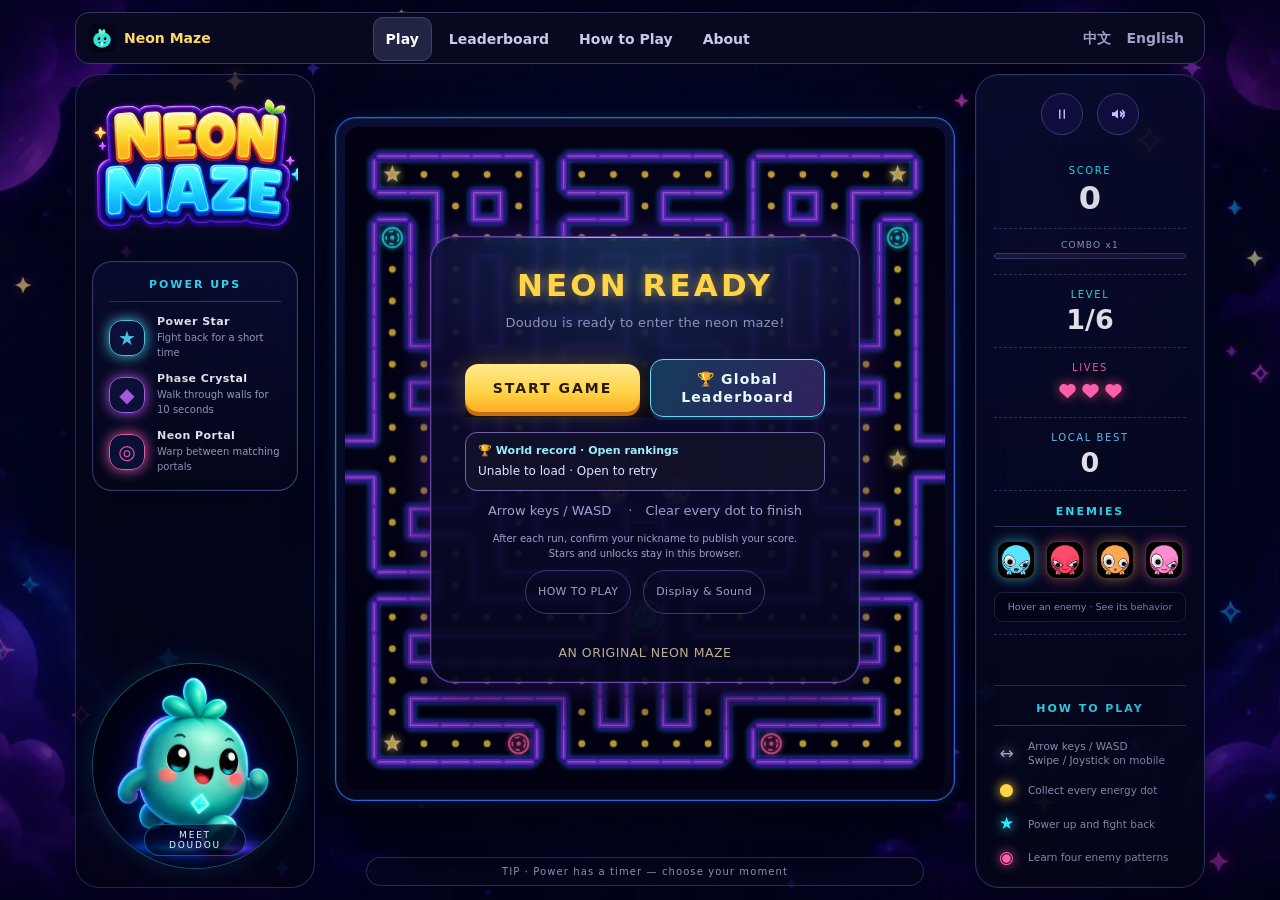
<file: en/index.html>
<!DOCTYPE html>
<html lang="en">
<head>
<meta charset="utf-8">
<base href="../">
<meta name="viewport" content="width=device-width, initial-scale=1, maximum-scale=1, minimum-scale=1, user-scalable=no, viewport-fit=cover">
<title>Neon Maze · Doudou</title>
<meta name="description" content="An original six-level neon maze adventure. Collect · Power Up · Outsmart.">
<meta name="author" content="Super Dad">
<meta name="theme-color" content="#020218">
<link rel="canonical" href="https://playneonmaze.com/en/">
<link rel="alternate" hreflang="zh-Hans" href="https://playneonmaze.com/">
<link rel="alternate" hreflang="en" href="https://playneonmaze.com/en/">
<link rel="alternate" hreflang="x-default" href="https://playneonmaze.com/">
<link rel="icon" href="assets/favicon.svg" type="image/svg+xml">
<link rel="icon" href="assets/favicon-32.png" type="image/png" sizes="32x32">
<link rel="apple-touch-icon" href="assets/apple-touch-icon.png" sizes="180x180">
<!-- 不根据 IP 强制跳转，也不把访客 IP 发给第三方。首次访问只参考浏览器
     语言显示轻提示；玩家手动点过中 / EN 后，手动选择永远优先。 -->
<script src="assets/language-router.js?v=20260906-nav" data-current-language="en"></script>
<!-- 加到手机主屏后按全屏应用打开，而不是套一层浏览器地址栏 -->
<meta name="apple-mobile-web-app-capable" content="yes">
<meta name="apple-mobile-web-app-status-bar-style" content="black-translucent">
<meta name="mobile-web-app-capable" content="yes">
<!-- 分享到微信/群里时的卡片。缺了这些，别人看到的只有一条光秃秃的网址 -->
<meta property="og:type" content="website">
<meta property="og:title" content="Neon Maze · Doudou">
<meta property="og:description" content="An original six-level neon maze adventure. Collect · Power Up · Outsmart.">
<meta property="og:url" content="https://playneonmaze.com/en/">
<meta property="og:locale" content="en_US">
<meta property="og:locale:alternate" content="zh_CN">
<meta property="og:image" content="https://playneonmaze.com/assets/neon-maze-share.jpg">
<meta property="og:image:secure_url" content="https://playneonmaze.com/assets/neon-maze-share.jpg">
<meta property="og:image:type" content="image/jpeg">
<meta property="og:image:width" content="1200">
<meta property="og:image:height" content="630">
<meta property="og:image:alt" content="Neon Maze and its original hero Doudou">
<meta name="twitter:card" content="summary_large_image">
<meta name="twitter:title" content="Neon Maze · Doudou">
<meta name="twitter:description" content="An original six-level neon maze adventure. Collect · Power Up · Outsmart.">
<meta name="twitter:image" content="https://playneonmaze.com/assets/neon-maze-share.jpg">
<meta name="twitter:image:alt" content="Neon Maze and its original hero Doudou">
<!-- Optional cloud and analytics configuration, disabled by default. -->
<script src="config.js"></script>
<script src="analytics.js"></script>
<link rel="stylesheet" href="assets/leaderboard-hall.css">
<link rel="stylesheet" href="assets/leaderboard-entry.css">
<link rel="stylesheet" href="assets/site-navigation.css?v=20260906-nav">
<style>
/* 整页锁死不滚动。手机上边玩边让页面上下弹是最影响手感的一件事，
   而 iOS Safari 的橡皮筋回弹默认就会这么干。
   touch-action:manipulation 是锁死缩放的第一道——它明确关掉双击放大，
   而 viewport 里的 user-scalable=no 在 iOS Safari 上是被无视的。 */
html, body {
  margin:0; padding:0;
  width:100%; height:100%;
  background:#020218;
  overscroll-behavior:none;
  -webkit-text-size-adjust:100%;
  touch-action:manipulation;
}
body {
  display:flex; align-items:center; justify-content:center;
  padding:env(safe-area-inset-top) env(safe-area-inset-right) env(safe-area-inset-bottom) env(safe-area-inset-left);
  box-sizing:border-box;
  overflow:hidden;
}
/* 连点方向键时那层灰色高亮很碍眼 */
* { -webkit-tap-highlight-color:transparent; }
.language-suggestion {
  position:fixed;
  top:calc(env(safe-area-inset-top) + 8px);
  right:calc(env(safe-area-inset-right) + 112px);
  z-index:119;
  display:flex;
  align-items:center;
  gap:8px;
  max-width:calc(100vw - 128px);
  min-height:38px;
  padding:3px 4px 3px 12px;
  box-sizing:border-box;
  border:1px solid rgba(255,207,92,.55);
  border-radius:999px;
  color:#f5f2ff;
  background:rgba(5,7,31,.96);
  box-shadow:0 7px 24px rgba(0,0,0,.38),0 0 16px rgba(255,207,92,.12);
  font:600 12px/1.2 system-ui,-apple-system,"Segoe UI",sans-serif;
}
.in-game .language-suggestion { display:none; }
.language-suggestion a {
  color:#ffdb72;
  white-space:nowrap;
  text-decoration:none;
}
.language-suggestion a:hover,.language-suggestion a:focus-visible { text-decoration:underline; }
.language-suggestion button {
  width:30px;
  height:30px;
  flex:0 0 auto;
  padding:0;
  border:0;
  border-radius:50%;
  color:#c9c4e7;
  background:transparent;
  font:400 20px/30px system-ui,sans-serif;
  cursor:pointer;
}
.language-suggestion button:hover,.language-suggestion button:focus-visible {
  color:#fff;
  background:rgba(255,255,255,.09);
}
@media (max-width:639px) {
  .language-suggestion span { display:none; }
}
</style>
</head>
<body>
<style>
:root{
  --void:#060624;
  --void-deep:#010119;
  --panel:#090a27;
  --panel-2:#0d1034;
  --panel-border:#343b70;
  --wall:#7b35ef;
  --wall-core:#351096;
  --wall-hi:#d39aff;
  --wall-cyan:#168cff;
  --amber:#ffd447;
  --lantern:#35e3d1;
  --amber-hot:#ffac24;
  --amber-glow:rgba(255,212,71,.55);
  --danger:#ff5277;
  --pink:#ff5eae;
  --tang:#ff9f43;
  --cyan:#31e7ff;
  --lime:#8cdf3f;
  --doze:#a7ecff;
  --phase:#55e8ff;
  --text:#f7f4ff;
  --text-dim:#9ca2c7;
  --mega:#ffffff;
  --font-display: ui-rounded, "SF Pro Rounded", "Arial Rounded MT Bold", "PingFang SC", system-ui, sans-serif;
  --font-body: -apple-system, "Segoe UI", "PingFang SC", "Microsoft YaHei", system-ui, sans-serif;
}
*{box-sizing:border-box;}
html,body{margin:0;padding:0;}

/* 「hidden」是全局的，不许各写各的。
 *
 * 之前每个组件自己写一条（.overlay.hidden / .name-row.hidden / .best-line.hidden），
 * 于是 challengeBox 顶着 class="challenge hidden" 却**从来没被藏住过** ——
 * 它有背景色、边框和内边距，开始页上一直挂着一个空的青色小胶囊，谁也没注意。
 * 这个坑的形状是：新加一个元素、顺手写上 hidden，然后忘了配规则，而且**看起来
 * 一点也不像 bug**，只像"这儿本来就有个东西"。
 *
 * 用 !important 是有意的：display:none 必须压过组件自己的 display，
 * 而组件规则和 .hidden 特指度相同，谁在后面谁赢——那就成了书写顺序说了算。
 * "藏起来"这件事不该取决于两条规则谁写在前面。 */
.hidden{display:none !important;}
body{
  min-height:100vh;
  background:
    radial-gradient(ellipse at 50% -10%, #1b1140 0%, var(--void) 55%, var(--void-deep) 100%);
  color:var(--text);
  font-family:var(--font-body);
  display:flex;
  align-items:center;
  justify-content:center;
  padding:24px 12px;
  overflow-x:hidden;
}
/* 语言切换永远放在页面最上方，不跟开始层一起被游戏状态藏起来。
   两个选项都露出，当前语言用青色底标记，不让玩家猜这个按钮会切去哪里。 */
.language-switch{
  position:fixed;
  top:calc(env(safe-area-inset-top) + 7px);
  right:calc(env(safe-area-inset-right) + 8px);
  z-index:120;
  display:flex;
  align-items:center;
  padding:3px;
  border:1px solid rgba(90,224,255,.38);
  border-radius:999px;
  background:rgba(5,7,31,.92);
  box-shadow:0 6px 20px rgba(0,0,0,.28),0 0 14px rgba(90,224,255,.09);
  font-family:var(--font-display);
  font-size:10px;
  line-height:1;
  letter-spacing:.04em;
}
.language-switch a{
  display:flex;
  align-items:center;
  justify-content:center;
  min-width:43px;
  height:36px;
  padding:0 8px;
  border-radius:999px;
  color:var(--text-dim);
  text-decoration:none;
  touch-action:manipulation;
  transition:color .15s ease,background .15s ease,box-shadow .15s ease;
}
.language-switch a:hover,.language-switch a:focus-visible{color:var(--text);}
.language-switch a[aria-current="page"]{
  color:#e9fdff;
  background:rgba(90,224,255,.18);
  box-shadow:0 0 10px rgba(90,224,255,.16);
}
/* 竖排：标题 / HUD / 棋盘 / 方向键，各占一整行。
   方向键自己是一个独立的栅格（.pad-grid），不参与这里的列宽 —— 这两者一旦
   耦合，方向键有多宽就决定了棋盘有多宽。 */
.cabinet{
  /* 上限从 560 放宽到 720：桌面上把方向键去掉之后，棋盘该把腾出来的空间用上。
     真正决定大小的是下面 #mazeCanvas 的 max-width —— 它按**可用高度**算，
     所以窗口再宽也不会长到超出一屏。 */
  width:min(720px, 100%);
  display:flex;
  flex-direction:column;
  align-items:center;
  gap:10px;
}
.marquee, .hud, .stage{width:100%;}

.pad-area{
  width:100%;
  display:flex;
  align-items:center;
  justify-content:center;
}
.pad-grid{
  display:grid;
  grid-template-columns:repeat(3,36px);
  grid-template-rows:repeat(3,36px);
  gap:6px;
}
.pad-grid .pad.up   {grid-column:2;grid-row:1;}
.pad-grid .pad.left {grid-column:1;grid-row:2;}
.pad-grid .pad.pause{grid-column:2;grid-row:2;}
.pad-grid .pad.right{grid-column:3;grid-row:2;}
.pad-grid .pad.down {grid-column:2;grid-row:3;}

.marquee{
  text-align:center;
  padding:2px 0 4px;
}
/* 标题按**霓虹灯管**来做，不是"琥珀色的字加一圈光晕"。
   真的灯管中心是几乎发白的（玻璃管里的气体最亮处过曝），颜色是靠外面那层
   辉光扩散出来的。所以这里字身给接近白的暖色，四层 shadow 由紧到松、由亮到
   暗铺出去 —— 只有这样才像"亮着"，而不像"涂成黄色"。
   四层的间距是 2/9/20/42：太密看不出层次，太疏会散成一团雾。 */
.marquee h1{
  font-family:var(--font-display);
  font-size:clamp(21px,5.8vw,32px);
  letter-spacing:.18em;
  /* 字距一撑，视觉重心会偏左（最后一个字后面多出一份空隙），补回去 */
  text-indent:.18em;
  margin:0;
  font-weight:700;
  color:#fff4d2;
  text-shadow:
    0 0 2px  #ffe9a8,
    0 0 9px  var(--amber),
    0 0 20px rgba(255,207,92,.70),
    0 0 42px rgba(255,166,40,.40);
}
/* 灯管下面那道反光。宽度跟着标题走，两头淡出，像光打在面板上。 */
.marquee h1::after{
  content:'';
  display:block;
  width:min(220px, 62%);
  height:1px;
  margin:9px auto 0;
  background:linear-gradient(90deg,
    transparent, rgba(255,207,92,.10) 18%, rgba(255,207,92,.55) 50%,
    rgba(255,207,92,.10) 82%, transparent);
}
.marquee p{
  margin:7px 0 0;
  font-size:11.5px;
  letter-spacing:.16em;
  color:var(--text-dim);
}
.tagline{display:flex;align-items:center;justify-content:center;gap:11px;}
.tag-words{display:inline-flex;align-items:center;gap:9px;}
/* 分隔符用真的Dot，不用「·」。这三个词说的就是这游戏在干嘛，
   中间摆两颗会发光的Dot，一眼就知道这是个Collect的游戏。 */
.tag-words i{
  width:4px;height:4px;border-radius:50%;
  background:var(--amber);
  box-shadow:0 0 6px var(--amber-glow);
  opacity:.85;
}
/* 「玩法」按钮。原来这里是个光秃秃的问号图标 —— 图标要靠猜，而这个位置
   一年到头只有第一次玩的人会看，猜错的代价就是永远不知道有说明。
   两个字不用猜。图标留着，它负责"这是个可点的东西"，字负责"点了是什么"。 */
.help-pill{
  display:inline-flex;align-items:center;gap:5px;
  background:transparent;
  border:1px solid var(--panel-border);
  border-radius:999px;
  padding:3px 10px 3px 8px;
  color:var(--text-dim);
  font-family:var(--font-display);
  font-size:11px;
  letter-spacing:.1em;
  cursor:pointer;
  touch-action:manipulation;
  -webkit-tap-highlight-color:transparent;
  transition:color .15s ease, border-color .15s ease;
}
.help-pill svg{
  width:13px;height:13px;
  fill:none;stroke:currentColor;stroke-width:2;
  stroke-linecap:round;stroke-linejoin:round;
}
.help-pill svg .solid{fill:currentColor;stroke:none;}
.help-pill:hover, .help-pill:focus-visible{color:var(--amber);border-color:var(--amber);}
.help-pill:active{background:var(--wall-core);color:var(--text);}
.hud{
  display:flex;
  align-items:center;
  justify-content:space-between;
  gap:10px;
  background:linear-gradient(180deg, var(--panel), #0e0820);
  border:1px solid var(--panel-border);
  border-radius:10px;
  padding:10px 14px;
  font-family:var(--font-display);
  box-shadow:0 0 0 1px rgba(138,107,255,.08) inset, 0 8px 24px rgba(0,0,0,.4);
}
/* flex-shrink:0 —— HUD 上多了三个图标按钮之后，这几块被压到了 11~27px 宽，
   里面的"SCORE""LEVEL""LIVES"就跟旁边的数字挤成一团。它们的宽度本来就由内容
   决定，不该参与收缩；该让步的是中间那根Combo条。 */
.hud .stat{display:flex;flex-direction:column;gap:2px;min-width:0;flex-shrink:0;}
.hud .stat .k{font-size:9px;letter-spacing:.14em;color:var(--text-dim);white-space:nowrap;}
.hud .stat .v{font-size:16px;font-weight:700;color:var(--text);font-variant-numeric:tabular-nums;white-space:nowrap;}
.hud .lives{display:flex;gap:4px;align-items:center;}
/* HUD 上的图标按钮。图形一律用内联 SVG 描边画：emoji 在各家手机上字形、
   粗细、基线都不一样，三个挨在一起时高矮不齐很明显，而且没法跟着主题变色。 */
/* 命中区至少 44x44：手指的最小舒适目标。图标本身仍是 30~32px，
   靠透明的外扩把可点范围撑起来，不占视觉重量也不挤 HUD 的横向空间。 */
.icon-btn{
  position:relative;
  flex-shrink:0;
  background:transparent;
  border:1px solid var(--panel-border);
  border-radius:8px;
  width:32px;height:32px;
  padding:0;
  display:flex;align-items:center;justify-content:center;
  cursor:pointer;
  color:var(--text-dim);
  transition:color .15s ease, border-color .15s ease;
  touch-action:manipulation;
  -webkit-tap-highlight-color:transparent;
}
.icon-btn svg{
  width:18px;height:18px;
  fill:none;
  stroke:currentColor;
  stroke-width:1.9;
  stroke-linecap:round;
  stroke-linejoin:round;
}
.icon-btn svg .solid{fill:currentColor;stroke:none;}
.icon-btn::after{
  content:'';
  position:absolute;
  left:50%; top:50%;
  width:44px; height:44px;
  transform:translate(-50%,-50%);
  /* 纯命中区，不可见也不影响布局 */
}
.icon-btn:active{background:var(--wall-core);color:var(--text);}
/* 关掉方向键时按钮本身要显出"已关"的状态，否则玩家看不出是自己关的 */
.icon-btn.off{color:var(--panel-border);}
.icon-btn.on{color:var(--amber);border-color:var(--amber);}
/* Combo弹一下：105%~110%、150ms，一次性。
   刻意不做持续抖动 —— 玩家这时候正盯着迷宫躲幽灵，余光里"跳一下"就够了，
   一直动反而分散注意力。 */
@keyframes comboBumpA{
  0%{transform:scale(1);}
  40%{transform:scale(1.09);}
  100%{transform:scale(1);}
}
@keyframes comboBumpB{
  0%{transform:scale(1);}
  40%{transform:scale(1.09);}
  100%{transform:scale(1);}
}
#comboLabel{display:inline-block;transform-origin:left center;}
#comboLabel.bump-a{animation:comboBumpA .15s ease-out;}
#comboLabel.bump-b{animation:comboBumpB .15s ease-out;}
@media (prefers-reduced-motion: reduce){
  #comboLabel.bump-a,#comboLabel.bump-b{animation:none;}
}
.combo-wrap{display:flex;flex-direction:column;gap:3px;flex:1;min-width:60px;max-width:120px;}
.combo-bar{height:6px;border-radius:4px;background:#1c1436;overflow:hidden;border:1px solid var(--panel-border);}
/* 不加 transition：这是倒计时条，每帧都在缩，补间只会让它看起来比实际慢半拍，
   而"还剩多久"正是它唯一的意义。 */
.combo-fill{
  height:100%;width:100%;
  background:linear-gradient(90deg,var(--cyan),var(--tang));
  box-shadow:0 0 8px var(--tang);
  transform:scaleX(0);
  transform-origin:left center;
  will-change:transform;
}
.combo-fill.urgent{
  background:linear-gradient(90deg,var(--danger),var(--danger));
  box-shadow:0 0 10px var(--danger);
}
.stage{
  /* none 而不是 manipulation：棋盘上不该有任何浏览器手势——不缩放、不双击
     放大、也不跟着手指滚。Swipe to turn是自己在 JS 里读 touch 事件算的，
     touch-action 只影响浏览器的默认行为，不影响事件本身。 */
  touch-action:none;
  position:relative;
  border-radius:14px;
  padding:10px;
  background:linear-gradient(180deg,#150c2c,#0b0618);
  border:1px solid var(--panel-border);
  box-shadow:0 0 0 1px rgba(138,107,255,.06) inset, 0 20px 50px rgba(0,0,0,.55);
}
#mazeCanvas{
  display:block;
  width:100%;
  height:auto;
  aspect-ratio:19 / 21;
  border-radius:8px;
  background:var(--void-deep);
  /* 棋盘是 19:21 的竖长方形，光给宽度它就会往下长，长过一屏就得滚页面 ——
     而这是个不该滚动的游戏。所以再按**可用高度**压一道：
     用 dvh 而不是 vh，手机浏览器地址栏收放时 vh 不会变，会算多出一截。
     245px = 标题 91 + HUD 56 + stage 内边距 20 + body 内边距 48 + 栅格间距 20，
     再留 10px 余量。这是量出来的，不是估的 —— 第一版拍脑袋写 220，结果棋盘
     比可用空间高出 17px，被 body 的 overflow:hidden 悄悄裁掉了上下各一点。 */
  /* 老版 Safari 不认 dvh，先给 vh 兜底，新浏览器再用下一行覆盖。 */
  max-width: calc((100vh - 245px) * 19 / 21);
  max-width: calc((100dvh - 245px) * 19 / 21);
  margin:0 auto;
}
.scanlines{
  position:absolute;inset:10px;
  border-radius:8px;
  pointer-events:none;
  background:repeating-linear-gradient(0deg, rgba(255,255,255,.025) 0px, rgba(255,255,255,.025) 1px, transparent 2px, transparent 3px);
  mix-blend-mode:overlay;
}
.overlay{
  --ov-pad:20px;              /* 供 .over-actions 的 sticky 定位换算，见那里 */
  position:absolute;inset:10px;
  border-radius:8px;
  background:rgba(6,3,16,.86);
  display:flex;
  flex-direction:column;
  align-items:center;
  /* safe center：内容装得下就居中，装不下就退回顶部对齐。
     普通的 center 在内容超高时会把顶部推到滚动区域之外，永远划不到。 */
  justify-content:center;
  justify-content:safe center;
  text-align:center;
  gap:14px;
  padding:20px;
  /* 原来这里有 backdrop-filter:blur(1px)，去掉了。两个原因：
     1px 的模糊本来就看不出来，却会让这一层变成**层叠上下文**，把子元素死死
     锁在里面——礼花画布（z-index:60）于是要么整个被弹层压住，要么整个盖在
     文字上，没有中间态。去掉之后层次才排得开：
        暗底（弹层自身，z-index:auto）→ 礼花（60）→ 文字和按钮（70）
     顺带还省一块手机上并不便宜的 GPU 合成。 */
  /* 手机上开始页的内容（说明 + 奖励分 + 排行榜 + 按钮 + 署名）比棋盘还高，
     不给滚动就会互相压住 —— 之前"还没有记录"那行正好被"开始"按钮盖掉。 */
  overflow-y:auto;
  overscroll-behavior:contain;
}
.overlay.hidden{display:none;}
/* 弹层里的内容排在礼花（z-index:60）之上：礼花在文字后面炸，字始终是清楚的。
   炸开那一下最亮，正好会糊住"本次排名第 N 名"这种最该看清的一行。 */
.overlay > *{position:relative;z-index:70;}
.overlay h2{
  font-family:var(--font-display);
  letter-spacing:.1em;
  font-size:clamp(18px,5vw,26px);
  margin:0;
  color:var(--amber);
  text-shadow:0 0 12px var(--amber-glow);
}
.overlay p{margin:0;color:var(--text-dim);font-size:13px;line-height:1.7;max-width:340px;}
.overlay .big-score{font-family:var(--font-display);font-size:34px;color:var(--text);font-weight:700;}
.btn{
  font-family:var(--font-display);
  letter-spacing:.08em;
  background:linear-gradient(180deg,#ffdd8a,var(--amber));
  color:#2a1a05;
  border:none;
  padding:11px 26px;
  border-radius:8px;
  font-size:14px;
  font-weight:700;
  cursor:pointer;
  box-shadow:0 4px 0 #c99a2e, 0 8px 16px rgba(255,207,92,.25);
  transition:transform .08s ease;
  /* 手机上不加这句，点下去到真的响应之间会有约 300ms 的空档 —— 浏览器要先
     等一会儿，确认你不是想双击放大。方向键、图标按钮、「玩法」胶囊早就各自
     写了这一句，所以它们点着跟手；偏偏最主要的这几个按钮（开始 / Got it /
     Play again / 继续 / 分享）漏了，于是最常点的地方反而最迟钝。 */
  touch-action:manipulation;
  -webkit-tap-highlight-color:transparent;
}
.btn:active{transform:translateY(3px);box-shadow:0 1px 0 #c99a2e;}
.btn.ghost{
  background:transparent;
  color:var(--text);
  border:1px solid var(--panel-border);
  box-shadow:none;
}
/* 说明和图鉴都能从开始页打开：保留底下的页面状态，用不透明文档层隔开。 */
#helpOverlay,#owlOverlay{background:#0a0614;}

/* HOW TO PLAY面板。内容一定超过一屏，所以自己滚动，而不是把弹层撑爆。
   flex:1 + min-height:0 是关键：不加的话它只按内容的自然高度参与布局，
   在 justify-content:center 的弹层里被挤成一小条（实测只剩 192px，
   而内容有 899px，玩家要滚七八次才能看完）。加上之后它吃满标题与按钮
   之间的全部剩余空间。min-height:0 不能省 —— flex 项默认不肯缩到内容
   以下，少了它 overflow 根本不会生效。 */
/* 底部那道渐隐是**滚动提示**，不是装饰。
   说明内容 1050px 而可视区只有 573px —— 将近一半在折叠线以下（奖励分、
   意见反馈、关于这个游戏三节全在下面），而原来屏幕上没有任何迹象表明Also
   下文。连知道内容存在的人都没往下滚，小朋友更不会。
   用 background-attachment 的 local/scroll 组合做：内容滚到底时这道影子会
   自己消失，纯 CSS，不需要每帧去算滚动位置。 */
.help-doc{
  background:
    linear-gradient(#0a0614 28%, rgba(10,6,20,0)) center top / 100% 34px no-repeat local,
    linear-gradient(rgba(10,6,20,0), #0a0614 72%) center bottom / 100% 34px no-repeat local,
    radial-gradient(farthest-side at 50% 0,   rgba(138,107,255,.38), rgba(138,107,255,0)) center top / 100% 12px no-repeat scroll,
    radial-gradient(farthest-side at 50% 100%, rgba(138,107,255,.38), rgba(138,107,255,0)) center bottom / 100% 12px no-repeat scroll;
  width:100%;
  max-width:340px;
  text-align:left;
  overflow-y:auto;
  overscroll-behavior:contain;
  display:flex;
  flex-direction:column;
  gap:13px;
  flex:1;
  min-height:0;
  max-height:none;
}
#helpOverlay .help-doc,#owlOverlay .help-doc{max-width:420px;}
/* 说明这一层铺满整个屏幕，不跟着棋盘走。
   其余弹层盖在棋盘上是对的（它们是游戏状态的一部分），但说明是一份文档，
   被关在棋盘那个盒子里就只剩三百来像素高 —— 实测可视区 192px 而内容 899px，
   要滚将近五屏。棋盘的高度是由 19:21 的宽高比推出来的，跟文档该有多长毫无
   关系，没有理由让它决定这里。
   从顶部排起而不是居中：内容超出时居中会把标题推到可视区外面。 */
#helpOverlay,#owlOverlay{
  position:fixed;
  inset:0;
  border-radius:0;
  justify-content:flex-start;
  padding:calc(env(safe-area-inset-top) + 18px) 16px
          calc(env(safe-area-inset-bottom) + 16px);
  /* 要压在礼花（60）之上。HUD 上的「?」在结算页也是能点的，而通关礼花要放
     18 秒——这中间点开说明，礼花就会炸在说明文字上。说明必须是最顶层。 */
  z-index:80;
}
/* 图鉴也盖住常驻的语言/榜单入口（120/121），正文独立滚动。 */
#owlOverlay{z-index:130;touch-action:pan-y;}
.help-more{
  font-family:var(--font-display);
  font-size:10px;
  letter-spacing:.16em;
  color:var(--amber);
  opacity:.85;
  transition:opacity .2s ease;
  pointer-events:none;
}
.help-more.hidden{opacity:0;}
/* 「关于这个游戏」这一页。跟HOW TO PLAY一样铺满屏幕、内容自己滚 ——
   它比说明短得多，但小屏加上系统安全区仍然可能装不下，而"装不下就滚"是这里
   唯一不用按屏幕尺寸分情况讨论的做法。 */
#aboutOverlay{
  /* 遮罩：铺满整个可视区。
     用 100dvh 而不是 100vh —— 手机浏览器地址栏收放时 vh 不变，会算多出一截，
     底部的按钮就被顶到屏幕外面。 */
  position:fixed;
  inset:0;
  width:100%;
  height:100vh;
  height:100dvh;
  border-radius:0;
  display:flex;
  align-items:center;
  justify-content:center;
  gap:0;                      /* 只有一个孩子（卡片），间距全交给卡片内部 */
  text-align:left;            /* 盖掉 .overlay 的居中，卡片内部自己决定对齐 */
  padding:16px;
  /* 深黑紫半透明 + 轻微模糊。模糊压在 3px：再大就把底下的迷宫糊成一片色块，
     那层"游戏还在后面"的感觉就没了。
     这里可以放心用 backdrop-filter —— 它会创建层叠上下文，而这一层
     z-index:80 本来就在礼花（60）之上，不存在被压住的问题。 */
  background:rgba(8,4,18,.72);
  -webkit-backdrop-filter:blur(3px);
  backdrop-filter:blur(3px);
  /* 内容超高时滚遮罩自己；contain 挡住滚动穿透到底层页面 */
  overflow-y:auto;
  overscroll-behavior:contain;
  z-index:80;                 /* 要压在礼花之上 */
}

/* 卡片。所有内容都在它里面，包括「Got it」—— 没有任何一处绝对定位。 */
.about-card{
  width:520px;
  max-width:calc(100vw - 32px);
  /* 不设固定高度：内容多高就多高，只给一个上限，超了自己滚。 */
  max-height:calc(100vh - 32px);
  max-height:calc(100dvh - 32px);
  overflow-y:auto;
  overscroll-behavior:contain;
  padding:28px 32px 24px;
  text-align:left;
  /* 比页面底色亮一点，才看得出这是"一张卡片"而不是一整块黑。
     边框和外阴影都用低亮度紫，跟整体霓虹一致，但不做成金色大光晕 ——
     那会把注意力从文字上抢走。 */
  background:rgba(15,9,29,.96);
  border:1px solid rgba(138,107,255,.28);
  border-radius:15px;
  box-shadow:0 18px 34px rgba(75,47,206,.24);
}

/* 标题 */
#aboutTitle{
  margin:0 0 20px;
  font-size:26px;
  line-height:1.3;
  font-weight:700;
  text-align:center;
  /* 字距从 .1em 收到 .02em：原来那个间距让「关于」和「《」之间空出一块，
     看着像多打了一个空格 —— 源码里并没有空格，是字距撑出来的。 */
  letter-spacing:.02em;
  color:var(--amber);
  /* 发光从 12px 降到 10px（约 -20%）：26px 的字配大光晕会糊成一团。 */
  text-shadow:0 0 10px var(--amber-glow);
}

/* 故事正文 */
#aboutOverlay .about{
  width:100%;
  max-width:none;
  margin:0;
  text-align:left;
  font-size:14px;
  line-height:1.85;
  color:var(--text-dim);
}
/* 下面几条都写成 #aboutOverlay xxx 的形式，不是图好看 —— 是**必须**。
   基础样式里有 `.overlay p{margin:0;...}`，特指度 (0,1,1)；而 `.about-by`
   只有 (0,1,0)，会被它压过去，边距全变成 0。上一版是靠一串 !important 硬顶，
   结果 !important 又反过来盖住了媒体查询里的手机字号。
   把选择器限定到 #aboutOverlay 里，特指度自然高过 .overlay p，
   一个 !important 都不需要，媒体查询也照常生效。 */
#aboutOverlay .about-story + .about-story{ margin-top:8px; }

/* 落款：在正文这一栏里靠右，再从右边缘往里空四个字。
   四个字的留白让它明显是"落款"而不是正文的最后一行 —— 完全贴齐右边缘时，
   它和上面那段的右边界连成一条线，反而看不出是另起的一句。
   用 em 不用 px：em 就是一个字宽，字号一改它还是四个字。 */
#aboutOverlay .about-by{
  width:100%;
  max-width:none;
  margin:12px 0 20px;
  padding-right:4em;
  text-align:right;
  font-size:13px;
  line-height:1.6;
  letter-spacing:.02em;
  color:#cfc3e8;              /* 比正文亮一档的暖紫，不发光 */
  text-shadow:none;
}

/* 分隔线：跟正文同宽，不缩进也不超出。上下边距只在这里给一次。 */
.about-rule{
  width:100%;
  height:1px;
  margin:0 0 18px;
  border:0;
  background:rgba(138,107,255,.18);
}

/* 反馈区 */
.about-fb-title{
  margin:0 0 10px;
  font-family:var(--font-display);
  font-size:14px;
  font-weight:700;
  letter-spacing:.06em;
  text-align:left;
  color:var(--amber);
}
#aboutOverlay .about-fb{ margin:0 0 10px; line-height:1.7; }
/* 邮箱单独一行，和上面那句不挤在一起 */
#aboutOverlay .about-mail{ margin:0 0 24px; line-height:1.7; }

/* 「Got it」：正常文档流里居中，不浮在卡片外。 */
.about-close{
  display:block;
  width:120px;
  min-height:46px;
  margin:0 auto;
  /* 发光比「START GAME」弱：那是主线上的按钮，这个只是关掉一张说明卡。
     立体的那 4px 底边保留，按下去仍然有"按到了"的手感。 */
  box-shadow:0 4px 0 #c99a2e, 0 6px 12px rgba(255,207,92,.14);
  transition:transform .12s ease, box-shadow .12s ease;   /* 100~150ms */
}

/* ---------- 手机端 ---------- */
@media (max-width:479px){
  #aboutOverlay{
    padding:12px;
    /* iPhone 底部那条小白条会盖住按钮，安全区必须算进来 */
    padding-bottom:calc(12px + env(safe-area-inset-bottom));
  }
  .about-card{
    max-width:calc(100vw - 24px);
    max-height:calc(100vh - 24px);
    max-height:calc(100dvh - 24px);
    padding:22px 18px;
    border-radius:14px;
  }
  #aboutTitle{ font-size:22px; margin-bottom:18px; }
  #aboutOverlay .about{ font-size:14px; }
  #aboutOverlay .about-by{ font-size:12px; }
  .about-close{ width:120px; }
}

/* 邮箱链接。用青色而不是琥珀：琥珀在这个界面里是"SCORE和奖励"的颜色，
   而这里既要看出可点、又不该比正文更抢眼 —— 一条下划线加一点青就够了。
   光晕故意压得很淡（3px），它不是霓虹招牌的一部分。 */
.mail-link{
  color:var(--cyan);
  text-decoration:none;
  border-bottom:1px solid rgba(90,224,255,.45);
  padding-bottom:1px;
  text-shadow:0 0 3px rgba(90,224,255,.35);
  /* 手机上点链接有 300ms 的双击等待，不去掉会觉得"点了没反应" */
  touch-action:manipulation;
}
.mail-link:hover, .mail-link:focus-visible{
  border-bottom-color:var(--cyan);
  text-shadow:0 0 8px rgba(90,224,255,.6);
}

.help-sec h3{
  margin:0 0 5px;
  font-family:var(--font-display);
  font-size:11px;
  letter-spacing:.14em;
  color:var(--amber);
  font-weight:700;
}
.help-sec p{
  margin:0;
  font-size:12px;
  line-height:1.75;
  color:var(--text-dim);
  max-width:none;
}
.help-sec b{color:var(--text);font-weight:600;}
/* 「词条 | 说明」两列。玩家是来查东西的，不是来读文章的 ——
   词条右对齐成一条竖线，眼睛顺着往下扫就能找到要看的那条。 */
.kv{
  margin:0;
  display:grid;
  grid-template-columns:auto 1fr;
  column-gap:12px;
  row-gap:7px;
  align-items:baseline;
}
.kv dt{
  text-align:right;
  white-space:nowrap;
  color:var(--text);
  font-weight:600;
  font-size:12px;
}
.kv dd{
  margin:0;
  font-size:12px;
  line-height:1.6;
  color:var(--text-dim);
}
.kv dd b{color:var(--amber);font-weight:700;}
.kv .dim{color:var(--text-dim);opacity:.7;font-size:11px;}
.ghost-list{margin:0;padding:0;list-style:none;display:flex;flex-direction:column;gap:6px;}
.ghost-list li{
  display:flex;align-items:center;gap:8px;
  font-size:12px;color:var(--text-dim);
}
.ghost-list i{
  width:10px;height:10px;border-radius:50%;
  flex-shrink:0;
  box-shadow:0 0 7px currentColor;
}
/* 方向键与开关的外观。位置由 .pad-grid 的行列号决定（见文件开头），
   这里只管长相。 */
.pad{
  background:var(--panel);
  border:1px solid var(--panel-border);
  border-radius:8px;
  color:var(--text);
  font-size:15px;
  cursor:pointer;
  touch-action:manipulation;
  user-select:none;
  -webkit-user-select:none;
  display:flex;
  align-items:center;
  justify-content:center;
}
.pad:active{background:var(--wall-core);}

/* 手机虚拟摇杆：沿用街机霓虹语言，但不占据文档流，因此不会把棋盘重新挤小。
 * 它只在触屏设备真正开打时出现；Swipe to turn仍保留，两种输入走同一个 requestDir。
 * 松手只让摇杆帽回中，不让豆豆急停——迷宫的节奏是持续前进、提前选下个转角。 */
.touch-joystick{
  --joy-size:104px;
  position:fixed;
  left:max(10px,env(safe-area-inset-left));
  bottom:max(10px,env(safe-area-inset-bottom));
  z-index:55;
  width:var(--joy-size);height:var(--joy-size);
  display:none;
  border:1px solid rgba(90,224,255,.48);
  border-radius:50%;
  box-sizing:border-box;
  background:
    radial-gradient(circle at 50% 50%,rgba(62,37,135,.48) 0 26%,rgba(13,12,52,.48) 27% 58%,rgba(4,6,28,.24) 59%),
    conic-gradient(from 45deg,rgba(49,231,255,.10),rgba(167,80,255,.22),rgba(49,231,255,.10),rgba(167,80,255,.22),rgba(49,231,255,.10));
  box-shadow:0 0 0 5px rgba(20,14,67,.20),0 0 22px rgba(49,231,255,.18),inset 0 0 18px rgba(138,107,255,.22);
  opacity:.58;
  touch-action:none;
  user-select:none;-webkit-user-select:none;
  -webkit-tap-highlight-color:transparent;
  transition:opacity .14s ease,transform .14s ease;
}
.touch-joystick::before{
  content:'';position:absolute;inset:11px;border:1px solid rgba(255,255,255,.09);border-radius:50%;
}
.touch-joystick.active{opacity:.92;transform:scale(1.025);}
.joy-knob{
  position:absolute;left:50%;top:50%;width:44px;height:44px;margin:-22px 0 0 -22px;
  border:1px solid rgba(255,255,255,.76);border-radius:50%;box-sizing:border-box;
  background:radial-gradient(circle at 36% 30%,#d7ffff 0 5%,#66ecff 11%,#2975d9 54%,#3a187e 100%);
  box-shadow:0 4px 12px rgba(0,0,0,.42),0 0 15px rgba(49,231,255,.55),inset 0 0 8px rgba(255,255,255,.35);
  pointer-events:none;will-change:transform;
}
.joy-mark{position:absolute;color:rgba(225,249,255,.58);font-size:9px;line-height:1;pointer-events:none;}
.joy-mark.up{top:7px;left:50%;transform:translateX(-50%);}
.joy-mark.down{bottom:7px;left:50%;transform:translateX(-50%);}
.joy-mark.left{left:7px;top:50%;transform:translateY(-50%);}
.joy-mark.right{right:7px;top:50%;transform:translateY(-50%);}
@media (hover:none), (pointer:coarse){
  body.in-game .touch-joystick{display:block;}
}
@media (max-width:340px), (max-height:640px){
  .touch-joystick{--joy-size:68px;left:max(2px,env(safe-area-inset-left));bottom:max(2px,env(safe-area-inset-bottom));opacity:.36;}
  .touch-joystick.active{opacity:.78;}
  .joy-knob{width:32px;height:32px;margin:-16px 0 0 -16px;}
  .joy-mark{font-size:8px;}
}
@media (prefers-reduced-motion:reduce){
  .touch-joystick{transition:none;}
}
.pad.pause{background:transparent;color:var(--text-dim);}
.pad.pause svg{
  width:44%;height:44%;
  fill:none;stroke:currentColor;stroke-width:2.2;stroke-linecap:round;
}

.toast{
  position:absolute;
  left:50%;top:14%;
  transform:translate(-50%,0);
  font-family:var(--font-display);
  font-size:13px;
  letter-spacing:.06em;
  padding:6px 14px;
  border-radius:20px;
  background:rgba(0,0,0,.55);
  border:1px solid var(--panel-border);
  color:var(--amber);
  opacity:0;
  pointer-events:none;
  transition:opacity .25s ease, transform .25s ease;
  white-space:nowrap;
}
.toast.show{opacity:1;transform:translate(-50%,6px);}

/* Fireworks sit above the maze but below the overlay text.
   A canvas is a replaced element, so `inset` positions it WITHOUT stretching
   it — left to itself it stays at its intrinsic 300x150. The explicit
   width/height are what actually size it to the stage. */
.fx{
  position:absolute;inset:10px;
  width:calc(100% - 20px);
  height:calc(100% - 20px);
  border-radius:8px;
  pointer-events:none;
  display:none;
  /* 礼花必须盖在结算弹层**上面**。这块画布原本排在 overOverlay 前面、两者又都
     没有 z-index，于是弹层压在它上头，而弹层底色是 rgba(6,3,16,.86)——等于给
     礼花蒙了一层 86% 不透明的黑布，放了跟没放一样。
     上面已经有 pointer-events:none，盖上去也不会挡住「Play again」。
     说明弹层另外提到了 z-index:80，压在礼花之上——结算页上「?」还能点，
     礼花又要放 18 秒，不让它盖住说明文字。 */
  z-index:60;
}
.fx.on{display:block;}

.bonus-hint{
  font-size:11px !important;
  color:var(--tang) !important;
  letter-spacing:.03em;
}

/* 开始页的BEST。字号刻意压过标题以外的一切 —— 它是这一屏的主角。 */
.best-line{
  display:flex;align-items:baseline;justify-content:center;gap:9px;
  flex-wrap:wrap;
  font-family:var(--font-display);
}
.best-line.hidden{display:none;}
.best-k{
  font-size:10px;letter-spacing:.24em;color:var(--text-dim);
}
.best-v{
  font-size:26px;font-weight:700;color:var(--amber);
  font-variant-numeric:tabular-nums;
  text-shadow:0 0 14px var(--amber-glow);
}

.best-combo{
  /* 再压暗一档：这一屏的主角是BEST和那句欢迎语，Combo是给已经在乎的人看的。 */
  font-size:10.5px;letter-spacing:.12em;color:var(--text-dim);
  align-self:center;
  opacity:.6;
}

/* 开始页那句迎接的话。
   刻意不加发光：这一屏发光的东西已经够多（标题、BEST、按钮），再加一个
   就没有"轻声说一句"的效果了。米白偏暖，和满屏的紫青拉开一点温度。 */
/* 开始页中央一层极轻的金色光晕。
   不是装饰，是把视线往中间收一点：这一屏的信息横向铺得比较开（BEST、
   练习条、榜单），一点点暖光能让"投币 → 欢迎语 → 开始"这条主线更聚拢。
   透明度压到 .07：要的是"感觉这里暖一点"，不是看得出有一团光。
   叠在原有半透明底色之上，不改任何既有颜色。 */
#startOverlay{
  /* 行距收紧：这一屏要装的东西比别的弹层多（欢迎语、BEST、练习条、榜单、
     两个按钮、那句故事）。
     实测 375x812：可用 304px，而前三名全展开需要 309px —— 只差 5px。
     从行距里省，而不是把「START GAME」做小：那是主按钮，缩它是拿最重要的东西
     换最不重要的空间。7px 省出 6px，正好够，且各元素之间仍然分得开。 */
  gap:0;
  padding:clamp(10px,2.2vw,24px);
  background:rgba(2,2,16,.28);
  overflow:hidden;
}
.start-card{
  position:relative;
  z-index:70;
  width:min(92%,430px);
  max-height:calc(100% - 20px);
  /* Compact rows respond to the card's available width, not the whole screen.
     Keep vertical scrolling so every action remains reachable on short screens. */
  container: start-menu / inline-size;
  overflow-x:hidden;
  overflow-y:auto;
  overscroll-behavior-x:none;
  overscroll-behavior-y:contain;
  touch-action:pan-y;
  display:flex;
  flex-direction:column;
  align-items:center;
  gap:9px;
  padding:clamp(18px,3vw,30px) clamp(16px,3vw,34px) 18px;
  border:1px solid rgba(178,116,255,.55);
  border-radius:24px;
  background:
    radial-gradient(ellipse 75% 42% at 50% 6%,rgba(85,232,255,.14),transparent 72%),
    linear-gradient(180deg,rgba(15,13,55,.92),rgba(6,6,30,.94));
  box-shadow:
    0 0 0 1px rgba(49,231,255,.12) inset,
    0 0 34px rgba(108,49,226,.38),
    0 24px 48px rgba(0,0,0,.5);
  scrollbar-width:thin;
}
.start-card::before{
  content:'';
  position:absolute;
  left:12%;right:12%;top:0;height:1px;
  background:linear-gradient(90deg,transparent,var(--cyan),var(--pink),transparent);
  box-shadow:0 0 16px rgba(49,231,255,.72);
}
#startOverlay > .start-card{position:relative;z-index:70;}
#startOverlay .start-card > *{position:relative;z-index:1;min-width:0;max-width:100%;flex-shrink:0;}
/* The start buttons are moved above the record preview by the hall bridge;
   they must not inherit the result screen's bottom offset and footer padding. */
#startOverlay .start-actions{bottom:auto;padding:0;}
#startOverlay .start-card h2{font-size:clamp(22px,4vw,31px);}
@media (max-width:420px){
  .start-card{width:96%;max-height:calc(100% - 8px);border-radius:19px;padding:15px 12px 12px;gap:7px;}
}

.welcome{
  font-size:13px;
  line-height:1.6;
  color:#e9e0d2;
  opacity:.9;
  letter-spacing:.02em;
  margin:0 0 10px !important;   /* 与Previous best之间 10px（规格 8~12） */
  max-width:none !important;
}

/* 开始页最后那句故事，也是「关于」的情感入口。
   浅金而不是琥珀：琥珀是SCORE和按钮的颜色，这一句不该跟它们抢。
   悬停只轻微提亮，不放大、不变色 —— 它是一句话，不是一个控件。 */
.story-line{
  display:inline-flex;
  align-items:center;
  gap:6px;
  margin-top:18px;              /* 距按钮 18px（规格 16~20） */
  padding:4px 8px;
  background:none;
  border:0;
  cursor:pointer;
  font-family:var(--font-body);
  font-size:12.5px;
  letter-spacing:.04em;
  color:#f0dfb4;
  opacity:.78;
  transition:opacity .18s ease;
  touch-action:manipulation;
  -webkit-tap-highlight-color:transparent;
}
.story-line:hover, .story-line:focus-visible{ opacity:1; }
/* 语言切换。刻意比「怀旧游戏」再轻一档——它是给少数人用的出口，
   不该跟主线按钮抢注意力。href 在英文构建里由 i18n_en 翻转。 */
.lang-link{
  display:inline-block;
  margin-top:10px;
  padding:4px 8px;
  font-family:var(--font-body);
  font-size:12px;
  letter-spacing:.06em;
  color:#f0dfb4;
  opacity:.5;
  text-decoration:none;
  transition:opacity .18s ease;
  touch-action:manipulation;
  -webkit-tap-highlight-color:transparent;
}
.lang-link:hover, .lang-link:focus-visible{ opacity:.9; text-decoration:underline; }
/* 「新」徽章。独立成块，不拼在名字后面 ——
   拼上去读出来就是"Super Dad新"，看着像名字的一部分或者程序出错。 */
.board-new{
  flex-shrink:0;
  margin-left:6px;
  padding:0 5px;
  border:1px solid rgba(255,207,92,.45);
  border-radius:4px;
  font-size:9px;
  line-height:15px;
  letter-spacing:.08em;
  color:var(--amber);
}

/* 「查看全部纪录 / Hide records」。弱按钮：一行小字加一点下划线，
   它是个出口，不该看起来比纪录本身重要。 */
.board-more{
  display:block;
  width:100%;
  margin-top:4px;
  padding:4px 0;
  background:none;
  border:0;
  cursor:pointer;
  font-family:var(--font-body);
  font-size:10.5px;
  letter-spacing:.06em;
  color:var(--text-dim);
  opacity:.75;
  transition:opacity .15s ease;
  touch-action:manipulation;
  -webkit-tap-highlight-color:transparent;
}
.board-more:hover, .board-more:focus-visible{ opacity:1; color:var(--cyan); }

/* LEVEL选择：六个小方块，没到过的画一把锁。
   刻意做得比「开始」小、比排行榜轻 —— 它是备选路，不该抢主线的位置。 */
.levelsel{
  display:grid;grid-template-columns:max-content repeat(6,minmax(24px,1fr)) 38px;
  gap:4px;align-items:center;width:100%;max-width:340px;
  font-family:var(--font-display);
}
/* 图鉴入口挂在选关那一行末尾，不另起一行：它和星星是同一类东西（长期收集），
   而开始页多一行就少一行别的。 */
.lv-codex .enemy-thumb{box-shadow:none;}
/* Daily Challenge始终一行；窄卡片收起LEVEL副标题，保留LEVEL号、战绩与开始按钮。 */
.daily{
  display:grid; grid-template-columns:auto minmax(3.8ch,1fr) minmax(0,max-content) auto;
  align-items:center; gap:6px;
  width:100%; max-width:340px;
  padding:6px 8px; border-radius:9px;
  border:1px solid var(--panel-border);
  background:rgba(255,212,71,.07);
  font-size:11px; color:var(--text);
}
.daily-k{ font-size:9px; letter-spacing:.06em; color:var(--amber); white-space:nowrap; }
.daily-lv{ font-weight:700; text-align:left; overflow:hidden; text-overflow:ellipsis; }
.daily-best{ color:var(--text-dim); font-variant-numeric:tabular-nums; overflow:hidden; text-overflow:ellipsis; text-align:right; }
.daily > span{min-width:0;max-width:100%;white-space:nowrap;}
.daily-go{
  flex:none; border:1px solid var(--amber); background:transparent; color:var(--amber);
  border-radius:6px; padding:3px 7px; min-height:28px; font-size:11px; font-weight:700; cursor:pointer;
  touch-action:manipulation; -webkit-tap-highlight-color:transparent;
}
.daily-go:hover,.daily-go:focus-visible{ background:rgba(255,212,71,.16); }
/* 图鉴每条：色点 + 名字 + 战绩一行，说明另起一行 */
.owl-row{ display:flex; flex-direction:column; gap:3px; }
.owl-head{ display:flex; align-items:center; gap:7px; }
.owl-dot{ width:11px; height:11px; border-radius:50%; flex:none; }
.owl-name{ font-weight:700; font-size:12px; }
.owl-tally{ margin-left:auto; font-size:10px; color:var(--text-dim); font-variant-numeric:tabular-nums; }
.owl-how{ margin:0; font-size:11px; line-height:1.55; color:var(--text-dim); }
.owl-row.locked .owl-name,.owl-row.locked .owl-how{ color:var(--panel-border); }
.owl-row.locked .owl-dot{ background:var(--panel-border) !important; }
.levelsel-k{
  font-size:9px;letter-spacing:0;color:var(--text-dim);white-space:nowrap;
}
.levelsel .lv{width:100%;min-width:24px;height:38px;padding:0;}
.levelsel .lv-codex{width:38px;height:38px;}
.levelsel .lv-codex .enemy-thumb{transform:scale(.84);}
@container start-menu (max-width:340px){
  .daily-level-name,.daily-best-prefix{display:none;}
}
@container start-menu (max-width:300px){
  .daily{gap:4px;padding-inline:6px;}
  .levelsel{gap:2px;grid-template-columns:max-content repeat(6,minmax(24px,1fr)) 34px;}
  .levelsel .lv-codex{width:34px;}
}
@container start-menu (max-width:280px){
  /* Keep the practice label available to assistive technology. */
  .levelsel-label{position:absolute;width:1px;height:1px;padding:0;overflow:hidden;clip-path:inset(50%);white-space:nowrap;}
}
/* 星星收集册没有自己的页面 —— 它就长在选关按钮上。
   单开一页要多一个入口、多一次点击、多一屏要设计的东西，而它要展示的信息
   一共十八个字符。摆在按钮上，孩子按下「练习」那一刻就看见自己缺哪一颗。 */
.lv-n{ font-size:12px; line-height:1; }
.lv-st{ font-size:7px; line-height:1; letter-spacing:.5px; color:var(--panel-border); }
.lv-st b{ color:var(--amber); font-weight:400; }
.lv{
  width:30px;height:34px;
  display:flex;flex-direction:column;align-items:center;justify-content:center;gap:2px;
  border-radius:6px;
  border:1px solid var(--panel-border);
  background:rgba(138,107,255,.08);
  color:var(--text);
  font-size:12px;font-weight:700;
  cursor:pointer;
  touch-action:manipulation;
  -webkit-tap-highlight-color:transparent;
  transition:border-color .15s ease,color .15s ease;
}
.lv:hover,.lv:focus-visible{border-color:var(--amber);color:var(--amber);}
.lv:active{background:var(--wall-core);}
.lv[disabled]{
  color:var(--panel-border);
  background:transparent;
  cursor:default;
  /* 锁住的关不做任何反馈 —— 看着能点却点不动最恼人 */
  pointer-events:none;
}

/* 通关GRADE。字母做得很大很亮 —— 它是通关那一屏唯一需要一眼看到的东西，
   SCORE明细可以慢慢读，这个字母是"我打得怎么样"的答案。
   S 用金色、A 青色、B 紫色、C 灰 —— 颜色本身就是梯度，不用再解释。 */
.grade{
  display:flex;align-items:center;justify-content:center;gap:10px;
  font-family:var(--font-display);
  margin:2px 0;
}
.grade-k{font-size:10px;letter-spacing:.24em;color:var(--text-dim);}
.grade-v{
  font-size:40px;font-weight:700;line-height:1;
}
.grade-S .grade-v{color:var(--amber);   text-shadow:0 0 10px var(--amber-glow),0 0 30px rgba(255,207,92,.5);}
.grade-A .grade-v{color:var(--cyan);    text-shadow:0 0 10px rgba(126,224,201,.55);}
.grade-B .grade-v{color:var(--wall);    text-shadow:0 0 10px rgba(138,107,255,.5);}
.grade-C .grade-v{color:var(--text-dim);}

/* 结算页的战绩表：项目右对齐成一条线，数值左对齐，眼睛一扫到底。 */
.sum-grid{
  display:grid;
  grid-template-columns:auto auto;
  column-gap:14px;row-gap:5px;
  justify-content:center;
  font-family:var(--font-display);
  margin:2px 0;
}
/* 行容器在布局上"消失"，它的两个 span 直接成为网格项 —— 见 buildSummary 里
   的说明：这层 div 是给微信版的纯文本换行用的，网页版不需要它参与布局。 */
.sum-row{display:contents;}
.sum-k{text-align:right;font-size:11px;color:var(--text-dim);letter-spacing:.1em;}
.sum-v{text-align:left;font-size:12px;color:var(--text);font-weight:700;font-variant-numeric:tabular-nums;}
.new-best{
  color:var(--amber);font-weight:700;
  font-family:var(--font-display);letter-spacing:.04em;
  text-shadow:0 0 12px var(--amber-glow);
}

/* 署名。刻意压得很轻：它出现在开始页和结算页，两处都是玩家真正想看的东西
   （排行榜、本局得分）旁边，抢眼了就成了干扰。 */
.credits-by{
  display:block;
  margin-top:3px;
  opacity:.75;
  letter-spacing:.08em;
}
/* 「关于」弹层里那几段文字的排版**全部在上面 #aboutOverlay 那一块**。
   这里原先Also一份 .about / .about + .about / .about-by，带着一串 !important
   跟上面那份对着干 —— 段间距被压成 10px（规格 8px）、手机上署名一直是 13px
   （规格 12px），因为 !important 盖过了媒体查询。同一个元素两处定义、还都
   加 !important，最后生效的是哪条只能靠数行号，已删。
   书名号里的游戏名不许被拆开。中文本来可以在任意两字之间断行，所以
   "《豆豆 / 迷宫》"是合法的 —— 但一个专有名词被劈成两半读起来就是磕的，
   跟"做了出 / 来"是同一类问题。只圈住这一处，不影响其余正常断行。 */
.nb{white-space:nowrap;}
/* 通关那句话。用暖色但不用最亮的琥珀 —— 那是留给SCORE和GRADE的；
   这句应当被看见，但不该抢在成绩前面。 */
.warm{
  color:var(--tang);
  font-size:12px;
  line-height:1.8;
}
.credits{
  margin-top:14px;
  font-family:var(--font-display);
  font-size:10px;
  letter-spacing:.10em;
  color:var(--text-dim);
  opacity:.75;
  text-align:center;
}
/* 可点的那一版署名。要让人看出能点，又不能抢「START GAME」的注意力：
   本体仍是暗色小字，只有后半句「我们的故事 ›」用琥珀 —— 一个恰好够被看见的
   钩子。整行都是热区（不只那半句），手指够得着。 */
.credits-link{
  display:block;
  width:100%;
  background:none;
  border:0;
  padding:6px 4px;
  cursor:pointer;
  touch-action:manipulation;
  -webkit-tap-highlight-color:transparent;
  transition:opacity .15s ease;
}
.credits-link .cl-more{
  color:var(--amber);
  margin-left:8px;
  opacity:.95;
}
.credits-link:hover{opacity:1;}
.credits-link:active{opacity:.6;}

/* 结算页最重要的后续动作是保存成绩，所以这整块放在总分正下方，
   不再埋在战绩和奖励明细之后。成绩在 endGame 里已经先用默认名字写入，
   这里明说「已自动存档」，免得玩家以为不填名字就会丢掉记录。 */
.record-box{
  display:flex;
  flex-direction:column;
  align-items:center;
  gap:7px;
  width:100%;
  max-width:324px;
  padding:9px 11px 10px;
  border:1px solid rgba(90,224,255,.42);
  border-radius:10px;
  background:linear-gradient(180deg,rgba(90,224,255,.10),rgba(138,107,255,.08));
  box-shadow:0 0 18px rgba(90,224,255,.08);
  flex-shrink:0;
}
.record-box.hidden{display:none;}
.record-state{
  font-family:var(--font-display);
  font-size:10px;
  line-height:1.4;
  letter-spacing:.07em;
  color:var(--cyan);
}
.record-state .record-rank{color:var(--amber);}
/* Name entry on the end screen. Shown only when the run actually made the
   board — asking for a name you're about to throw away is worse than not
   asking, so a run that missed the cut gets a note instead of an input. */
.name-row{
  display:flex;
  align-items:stretch;
  gap:6px;
  width:100%;
  max-width:300px;
}
.name-row.hidden{display:none;}
.name-input{
  flex:1;
  min-width:0;
  font-family:var(--font-display);
  font-size:13px;
  letter-spacing:.06em;
  padding:8px 12px;
  border-radius:8px;
  background:rgba(138,107,255,.10);
  border:1px solid var(--panel-border);
  color:var(--text);
  outline:none;
  transition:border-color .15s ease, box-shadow .15s ease;
}
.name-input::placeholder{color:var(--text-dim);letter-spacing:.04em;}
.name-input:focus{
  border-color:var(--amber);
  box-shadow:0 0 0 2px rgba(255,207,92,.18);
}
/* 首屏主按钮。它必须是这一屏上**最明显**的东西 —— 第一次打开的人
   眼睛该直接落在这儿，而不是先读完说明再找入口。
   44px 是手指的最小舒适命中高度；桌面上鼠标不需要这么大，但统一尺寸
   省掉一套分支，而且大按钮在视觉层级上本来就该压过旁边的次要按钮。 */
/* 次要按钮：弱到几乎只是一行字，但仍保有可点的边界感。
   跟 .btn-hero 摆在一起时，视觉重量差得足够远，玩家不用做选择。 */
.btn-quiet{
  background:transparent;
  border:1px solid rgba(138,107,255,.28);
  box-shadow:none;
  color:var(--text-dim);
  font-family:var(--font-display);
  letter-spacing:.08em;
  padding:11px 18px;
  font-size:13px;
  border-radius:8px;
  cursor:pointer;
  touch-action:manipulation;
  -webkit-tap-highlight-color:transparent;
  transition:color .12s ease, border-color .12s ease;
}
.btn-quiet:hover, .btn-quiet:focus-visible{color:var(--text);border-color:var(--panel-border);}
.btn-quiet:active{background:rgba(138,107,255,.12);}
.start-actions{gap:14px;}

.btn-hero{
  min-height:46px;
  padding:12px 40px;
  font-size:16px;
  letter-spacing:.14em;
  /* 100~150ms：低于 80ms 察觉不到，高于 200ms 就开始显得黏 */
  transition:transform .12s ease, filter .12s ease, box-shadow .12s ease;
}
.btn-hero:hover, .btn-hero:focus-visible{
  filter:brightness(1.08);
  box-shadow:0 4px 0 #c99a2e, 0 10px 22px rgba(255,207,92,.36);
}
.btn-hero:active{
  transform:translateY(3px) scale(.985);
  box-shadow:0 1px 0 #c99a2e;
}

/* 首屏那句操作提示：按设备只显示一句。
   默认给触屏，桌面在媒体查询里覆盖 —— 顺序不能反，两条特指度不同但
   同名属性靠后写的赢，写反了桌面会两句都露出来。 */
.tip-key{display:none;}
@media (hover: hover) and (pointer: fine){
  .tip-key{display:inline;}
  .tip-touch{display:none;}
}

.btn.btn-sm{padding:8px 16px;font-size:12px;box-shadow:0 3px 0 #c99a2e;}
.btn.btn-sm:active{transform:translateY(2px);box-shadow:0 1px 0 #c99a2e;}
/* 收到的挑战。放在开始页排行榜上方 —— 它是"这局要干嘛"的理由，
   得在玩家按「开始」之前看到。 */
.challenge{
  font-family:var(--font-display);
  font-size:11px;
  letter-spacing:.06em;
  color:var(--text-dim);
  background:rgba(90,224,255,.10);
  border:1px solid rgba(90,224,255,.35);
  border-radius:8px;
  padding:6px 12px;
}
.challenge b{color:var(--cyan);}
.challenge .ch-score{color:var(--amber);font-weight:700;margin:0 4px;}
/* 按钮吸在弹层底部，内容从它下面滚过去。
   通关结算是全场最长的一屏（GRADE + 五行战绩 + 奖励明细 + 破纪录 + 排名 +
   结尾那句），实测超出可视区 241px —— 玩家刚打穿六关，却要先摸索着往下滚
   才能找到「Play again」。这不是靠删内容能长久解决的：以后每加一行就会再犯，
   所以让按钮永远在。
   上方那道渐变是必需的：没有它，文字会直接怼到按钮边缘，看着像被切断。 */
.over-actions{
  display:flex;gap:10px;align-items:center;flex-wrap:wrap;justify-content:center;
  position:sticky;
  bottom:calc(-1 * var(--ov-pad, 20px));
  padding:10px 0 var(--ov-pad, 20px);
  margin-top:2px;
  width:100%;
  background:linear-gradient(180deg, rgba(6,3,16,0) 0%, rgba(6,3,16,.92) 28%, rgba(6,3,16,.98) 100%);
  z-index:75;
}
.btn-share{padding:11px 18px;font-size:13px;}
.name-done{
  font-family:var(--font-display);
  font-size:11px;
  letter-spacing:.06em;
  color:var(--amber);
  text-align:center;
  width:100%;
}
.board{
  width:100%;
  max-width:300px;
  font-family:var(--font-display);
  font-size:11px;
  display:flex;
  flex-direction:column;
  gap:2px;
  /* 装不下时**由榜单让位**，但有底线。
     原来写的是 flex-shrink:0（完全不让），因为更早的一版被压到只剩 20px、
     两行记录叠在一起。可完全不让也有代价：屏幕一矮，被挤出去的就是它下面
     那句"A little game made by a dad and his son" —— 而那句是这一屏最该被看到的。
     现在允许收缩，但给一个 70px 的下限（标题 + 两行），再矮它就自己滚。
     让位的顺序是对的：榜单是可以滚的列表，那句话不是。 */
  /* 下限只留标题 + 一行：真正的收缩发生在里层的 .board-list 上，
     这里给个不至于塌成一条缝的底。 */
  flex-shrink:1;
  min-height:52px;
}
/* 真正滚动的是这一层。外面那层负责固定标题和展开按钮。
   叫 board-list 不叫 board-rows：后者和每一行的 board-row 是前缀关系，
   任何按 "board-row" 去数行数的地方都会把这个外框也算进去（测试当场就红了）。 */
.board-list{
  display:flex;
  flex-direction:column;
  gap:2px;
  max-height:150px;
  overflow-y:auto;
  overscroll-behavior:contain;
  /* min-height:0 是关键：flex 项默认 min-height:auto，不肯缩到内容以下，
     少了这行整块榜单就压不下去，被挤出屏幕的又会变成下面那句故事。
     这样收缩全部落在"行"上，而行本来就能滚 —— 让位的顺序才是对的。 */
  flex-shrink:1;
  min-height:0;
}
.board-note{
  color:var(--text-dim);
  font-size:9px;
  letter-spacing:.08em;
  opacity:.7;
  margin-top:3px;
  text-align:center;
}
#startOverlay .cloud-notice{
  flex-shrink:0;
  width:100%;
  font-size:10px;
  line-height:1.5;
  letter-spacing:0;
}
#startOverlay .cloud-notice span{display:block;}
.board-title{
  color:var(--text-dim);
  letter-spacing:.14em;
  font-size:9px;
  margin-bottom:2px;
}
.board-head{display:flex;align-items:center;justify-content:space-between;gap:8px;margin-bottom:2px;}
.board-head .board-title{margin:0;}
.board-switch{
  border:0;background:none;color:var(--cyan);font:inherit;font-size:9px;
  letter-spacing:.08em;padding:3px 2px;cursor:pointer;
}
.board-switch:hover,.board-switch:focus-visible{color:var(--amber);}
.board-status{padding:8px;color:var(--text-dim);text-align:center;font-size:10px;}
@media (max-width:1119px) and (max-height:700px){
  /* The separate pre-game disclosure stays visible; do not repeat it inside
     the compressed cloud board where it would overlap the following text. */
  #startBoard .board-cloud-note{display:none;}
  #startBoard .board-status{padding:4px;min-height:0;overflow-y:auto;}
}
@media (max-width:420px) and (max-height:700px){
  #startOverlay .start-card{gap:5px;}
  #startOverlay .welcome{margin:0 !important;font-size:11px;line-height:1.3;}
  #startOverlay .start-tip{font-size:10px;line-height:1.3;letter-spacing:0;}
  #startOverlay .start-actions{gap:8px;flex-wrap:nowrap;}
  #startOverlay .btn-hero{min-height:44px;padding:10px 20px;font-size:13px;}
  #startOverlay .btn-quiet{min-height:44px;padding:9px 12px;font-size:11px;}
}
.board-empty{color:var(--text-dim);font-size:11px;}
.ad-slot-rail{
  display:none;position:fixed;right:12px;top:50%;transform:translateY(-50%);
  width:160px;min-height:600px;padding:18px 10px;
  border:1px dashed rgba(156,162,199,.45);border-radius:12px;
  background:rgba(6,6,36,.55);color:var(--text-dim);
  font-family:var(--font-display);font-size:9px;letter-spacing:.12em;
  text-align:center;place-content:center;gap:8px;z-index:2;
}
.ad-slot-rail small{font:inherit;font-size:8px;opacity:.65;line-height:1.5;}
/* 普通内容广告只预留在超宽桌面侧栏；与游戏高频点击区保持足够间隔。 */
@media (min-width:1800px) and (min-height:720px){
  .ad-slot-rail:not(.hidden){display:grid;}
}
body.in-game .ad-slot-rail{display:none !important;}
.board-row{
  display:flex;align-items:baseline;gap:8px;
  padding:2px 8px;
  border-radius:5px;
  background:rgba(138,107,255,.07);
}
.board-row.board-top{
  background:rgba(255,207,92,.14);
  box-shadow:0 0 0 1px rgba(255,207,92,.25) inset;
}
.board-row.board-mine{
  background:rgba(90,224,255,.16);
  box-shadow:0 0 0 1px rgba(90,224,255,.4) inset;
}
.board-rank{color:var(--text-dim);min-width:14px;opacity:.7;}
.board-name{
  color:var(--text);
  min-width:0;
  flex:1;
  overflow:hidden;
  text-overflow:ellipsis;
  white-space:nowrap;
}
.board-score{
  color:var(--text);font-weight:700;
  font-variant-numeric:tabular-nums;
  min-width:56px;
  text-align:right;
}
.board-top .board-score{color:var(--amber);}
/* 名次和「第几关·Combo」压暗：留着是给想看的人，但它们不该和名字、SCORE一样亮。 */
.board-meta{color:var(--text-dim);font-size:10px;min-width:62px;text-align:right;opacity:.62;}
/* ---------- 竖屏 ----------
   左右键直接铺到两边（1fr），中间留给上下键。正方形按钮在手机上并不好按：
   拇指在屏幕上是横向扫的，左右转向也最频繁，所以左右键最需要的是横向命中
   宽度；上下键不必那么宽，但太薄一样容易点空，所以给它加高。 */
/* 开打之后把标题收起来。它在开始页是招牌，进了游戏就只是占地方 ——
   手机上那一行加副标题接近 70px，正好是棋盘最缺的。用 body 上的类切换而不是
   直接 display:none，是为了留一段过渡，突然消失会让整个页面往上跳一下。 */
.marquee{
  transition:max-height .28s ease, opacity .2s ease, margin .28s ease;
  overflow:hidden;
  max-height:120px;
}
body.in-game .marquee{
  max-height:0;
  opacity:0;
  margin:0;
  padding:0;
}

/* 桌面上标题**不收起**。
 *
 * 收起这个设计是为手机做的：那一行加副标题接近 100px，而手机上那正是棋盘
 * 最缺的。桌面把方向键去掉之后情况反过来了——上下各有 74px 空着没人用。
 *
 * 而且收起并不会让棋盘变大（棋盘的尺寸算的是开始页那套高度），102px 全数
 * 变成了上下留白，于是整块界面看起来往下沉了一截。留着标题，内容自然把这段
 * 空间填回去，界面顶回上面（上留白 74 → 28），顺带也不再有开局时那下收起的
 * 跳动。一处改动同时解决"玩的时候要显示标题"和"界面太靠下"。
 *
 * 必须写在上面那条之后：两条特指度不同（这条多一个媒体查询但选择器一样），
 * 靠顺序保证桌面这条生效。 */
@media (hover: hover) and (pointer: fine){
  body.in-game .marquee{
    max-height:120px;
    opacity:1;
    margin:revert;
    padding:revert;
  }
}

/* ---------- 竖屏 ----------
   左右键做宽、上下键做厚：拇指在屏幕上是横向扫的，左右转向也最频繁，所以
   左右键最需要的是横向命中宽度；上下键不必那么宽，但太薄一样容易点空。
   尺寸用 min(固定值, vw)：写死像素在 320 的小屏上会顶到边，只用 vw 又会在
   大屏手机上长成一片。 */
@media (orientation: portrait){
  .pad-grid{
    grid-template-columns:min(98px,26vw) min(86px,23vw) min(98px,26vw);
    grid-template-rows:min(58px,15vw) min(62px,16vw) min(58px,15vw);
    gap:9px;
  }
  .pad-grid .pad{width:100%;height:100%;font-size:21px;border-radius:12px;}
}

/* ---------- 桌面：去掉方向键 ----------
   有键盘的设备上方向键是纯浪费：既没人点，又占掉近 200px 的高度，而那正是
   棋盘最缺的。用 pointer:fine 判断（主指针是鼠标/触控板），触屏设备不受影响 ——
   **方向键已经彻底去掉了**（2026-08-21，业主定的："感觉方向键是鸡肋"）。

   原来留着它是有道理的：那时滑动要等抬手才判定，比按键慢将近一格，方向键
   是唯一顺手的操作方式。等滑动改成滑过阈值即转向、还能按住连划之后，它存在
   的理由就没了 —— 而它在 375×812 上要吃掉 191px，占屏高 23.5%，是全屏第二大
   的一块，仅次于棋盘本身。

   连带必须做的一件事：Pause键原本嵌在方向键正中，方向键一走它就没了。所以
   HUD 里那个Pause不再是桌面专属，改成一直显示。漏掉这一步的话，手机上除了
   打完一局，没有任何办法Pause。 */
.pad-area{display:none;}
#hudPauseBtn{display:flex;}

/* ---- 手机上的点击热区 ----
 * 苹果和微信的建议都是 44×44pt。实测 375×812 上有六个可点元素不达标，最小的
 * 是「玩法」「关于」这两个胶囊：56×22，只有建议值的一半，而它们恰恰是最常点的。
 *
 * 做法是**只撑热区、不动外观**：用一个负 inset 的伪元素把可点范围铺开，
 * 视觉尺寸一点不变 —— 把按钮本身改大会把标题那一行撑散。
 *
 * 撑多少是按实测间隙算的，不是拍脑袋：
 *   两个胶囊之间只有 9px，所以左右各只敢撑 4px（吃掉 8px，留 1px）；
 *   竖直方向没有邻居，撑满 ±11 到 44。
 *   HUD 两个图标键之间有 19px，左右各撑 7px（吃掉 14px，留 5px）。
 * 撑过头会让相邻两个热区叠在一起，点哪个都是同一个 —— 那比太小更糟，
 * 因为它看起来完全正常。 */
@media (hover: none), (pointer: coarse){
  .help-pill, .icon-btn, .story-line, .lang-link, .lv, .mail-link{ position:relative; }
  .lang-link::after{  content:''; position:absolute; inset:-10px 0; }
  .help-pill::after{ content:''; position:absolute; inset:-11px -4px; }
  .story-line::after{content:''; position:absolute; inset:-10px 0; }
  /* 邮箱链接自己占一行，下面到「Got it」Also 24px，撑 ±11 不会碰到它 */
  .mail-link::after{ content:''; position:absolute; inset:-11px -6px; }
  .lv::after{        content:''; position:absolute; inset:-8px -4px; }
  /* Pause和Mute视觉上相隔 10px，但两个 44px 触摸热区会重叠。
     只在触屏设备拉开间距，图标本身大小不变。 */
  .hud .hud-controls{gap:18px;}
  /* 兜底：真正的按钮直接给 min-height，不用伪元素 —— 它们本来就在自己一行上，
     长高不会挤到别人。开始页那个「HOW TO PLAY」实测只有 42，差 2px。 */
  .btn{ min-height:44px; }
}

@media (max-width:420px){
  /* 手机上寸土寸金：body 两侧 12px + 棋盘自身 10px，一共吃掉 44px，
     在 375 的屏幕上就是 12% 的宽度。棋盘是这个游戏唯一重要的东西，
     这些边距该让位。 */
  body{
    padding:max(8px,env(safe-area-inset-top))
            max(3px,env(safe-area-inset-right))
            max(8px,env(safe-area-inset-bottom))
            max(3px,env(safe-area-inset-left));
  }
  .cabinet{gap:8px;}
  .stage{padding:4px;}
  /* 棋盘是 19:21，而手机屏是 375:812 —— **卡住棋盘的是宽度，不是高度**。
     去掉方向键腾出的 191px 一分也变不成棋盘面积（宽度不变，高度就不能涨）。
     所以这里给一条比桌面宽松得多的高度预算：手机上标题 73 + HUD 54 +
     stage 内边距 8 + body 内边距 16 + 栅格间距 16 = 167，留 10px 余量。
     竖屏时它根本不会生效（宽度先卡住），但横屏和矮屏上它就是那道真正的限制，
     沿用桌面的 245 会白白少掉几十像素。 */
  #mazeCanvas{ max-width: calc((100vh - 177px) * 19 / 21); }
  #mazeCanvas{ max-width: calc((100dvh - 177px) * 19 / 21); }
  /* 方向键走了以后底下空出一大块。让机身在竖直方向居中，空白上下平分 ——
     否则整个游戏贴在屏幕顶上，下面吊着 190px 的黑，像是没加载完。 */
  body{ display:flex; align-items:center; justify-content:center; min-height:100vh; min-height:100dvh; }
  .marquee{padding:0 0 2px;}
  /* HUD 现在只剩Mute一个按钮，宽松了不少，仍略收一点 */
  .hud{padding:9px 11px;gap:8px;}
  .icon-btn{width:30px;height:30px;}
  .icon-btn svg{width:17px;height:17px;}
  .help-pill{font-size:10px;padding:3px 9px 3px 7px;gap:4px;}
  .help-pill svg{width:12px;height:12px;}
  .tagline{gap:9px;}
  .tag-words{gap:8px;}
  .combo-wrap{max-width:92px;min-width:48px;}
  /* 把弹层压紧，让开始页在一屏内装得下 */
  .overlay{gap:9px;padding:14px 12px;--ov-pad:14px;}
  .overlay p{font-size:12px;line-height:1.55;}
  .bonus-hint{font-size:10px !important;line-height:1.5;}
  .board{max-height:112px;font-size:10px;}
  .credits{margin-top:8px;font-size:9px;}
  .help-doc{gap:11px;}
  .help-sec p, .ghost-list li{font-size:11.5px;}
}

/* ---------- Neon Maze · Phase 1 visual system ----------
   桌面复刻参考图的三栏街机感；棋盘仍是原生 19:21，不拉伸、不改碰撞。 */
body{
  background-color:var(--void-deep);
  background-image:
    linear-gradient(180deg,rgba(1,1,25,.12),rgba(1,1,25,.3)),
    url('assets/neon-space-bg-v2.webp');
  background-size:cover;
  background-position:center;
  background-attachment:fixed;
}
body::before{
  content:'';
  position:fixed;inset:0;pointer-events:none;opacity:.7;
  background:
    radial-gradient(ellipse at 50% 44%,transparent 35%,rgba(1,1,20,.32) 100%),
    linear-gradient(90deg,rgba(2,2,24,.18),transparent 22%,transparent 78%,rgba(2,2,24,.18));
}
.brand-lockup{
  position:relative;display:flex;align-items:center;justify-content:center;
  width:100%;height:116px;min-height:116px;margin:0;overflow:hidden;
  text-indent:0;transform:none;
}
.brand-lockup::after{display:none !important;}
.brand-neon,.brand-maze{position:absolute;width:1px;height:1px;overflow:hidden;clip:rect(0 0 0 0);}
.brand-logo{
  display:block;width:190px;height:190px;max-width:none;flex:none;
  /* 图片自带上下留白，不要再向上拉。外层为 overflow:hidden，
     负偏移会把 NEON 字母的顶部直接裁掉。 */
  margin:0;object-fit:contain;mix-blend-mode:screen;
  filter:drop-shadow(0 9px 16px rgba(24,20,110,.55));
}
.mission-strip{
  display:none;
  align-items:center;justify-content:center;gap:13px;
  min-height:52px;padding:10px 24px;
  border:2px solid rgba(132,69,238,.72);border-radius:999px;
  background:linear-gradient(180deg,rgba(19,17,65,.92),rgba(8,8,35,.92));
  box-shadow:0 0 0 1px rgba(92,171,255,.16) inset,0 0 12px rgba(108,49,226,.16);
  font-family:var(--font-display);font-size:13px;font-weight:900;letter-spacing:.1em;
  color:var(--text);text-transform:uppercase;
}
.mission-strip .collect{color:var(--amber);}
.mission-strip .power{color:var(--pink);}
.mission-strip .outsmart{color:var(--cyan);}
.mission-strip i{width:5px;height:5px;border-radius:50%;background:#d5b5ff;box-shadow:0 0 8px #9f64ff;}
.power-card,.mascot-stage,.enemy-card,.howto-card,.high-score-stat{display:none;}
.power-card{
  width:100%;padding:16px;border:1px solid rgba(80,94,153,.72);border-radius:20px;
  background:linear-gradient(180deg,rgba(12,15,53,.88),rgba(5,7,27,.9));
  box-shadow:0 18px 40px rgba(0,0,0,.28),0 0 0 1px rgba(49,231,255,.04) inset;
  text-align:left;
}
.rail-title{
  margin:0 0 13px;padding-bottom:10px;border-bottom:1px solid rgba(96,112,178,.45);
  font-family:var(--font-display);font-size:11px;letter-spacing:.18em;color:var(--cyan);text-align:center;
}
.power-item{display:grid;grid-template-columns:38px 1fr;gap:10px;align-items:center;margin-top:12px;}
.power-icon{
  width:36px;height:36px;display:grid;place-items:center;border-radius:13px;
  font-size:20px;font-style:normal;background:rgba(13,20,63,.92);border:1px solid currentColor;
  box-shadow:0 0 13px currentColor;
}
.power-icon.star{color:#53dfff}.power-icon.gem{color:#c065ff}.power-icon.portal{color:#ff69bd}
.power-copy b{display:block;font-size:11px;color:var(--text);letter-spacing:.04em;}
.power-copy span{display:block;margin-top:3px;font-size:10px;line-height:1.45;color:var(--text-dim);}
.mascot-stage{
  position:relative;width:100%;aspect-ratio:1/1;margin-top:auto;border-radius:50%;overflow:hidden;
  border:1px solid rgba(49,231,255,.35);background:#03031a;
  box-shadow:inset 0 0 34px rgba(34,94,255,.22),0 0 26px rgba(49,231,255,.12);
}
.mascot-stage img{display:block;width:100%;height:100%;object-fit:cover;}
.mascot-label{
  position:absolute;left:50%;bottom:12px;transform:translateX(-50%);
  padding:5px 12px;border-radius:999px;background:rgba(3,3,26,.72);border:1px solid rgba(49,231,255,.35);
  font-family:var(--font-display);font-size:9px;letter-spacing:.2em;color:#dffcff;
}
.hud-controls{display:flex;align-items:center;gap:10px;}
.enemy-card{padding:14px 0 12px;border-bottom:1px dashed rgba(83,92,153,.52);}
.enemy-card .rail-title{margin-bottom:11px;padding-bottom:8px;}
.enemy-roster{display:grid;grid-template-columns:repeat(4,44px);justify-content:space-between;gap:4px;}
.enemy-choice{
  display:grid;place-items:center;width:44px;height:44px;padding:0;border:0;border-radius:12px;
  appearance:none;-webkit-appearance:none;background:transparent;cursor:pointer;color:#fff;
}
.enemy-thumb{
  display:block;position:relative;width:38px;height:38px;border-radius:10px;pointer-events:none;
  background-image:url('assets/neon-stalkers-tracking-eyes-v9.webp');
  background-size:200% 200%;background-repeat:no-repeat;background-color:#000;
  border:1px solid rgba(255,255,255,.22);
  box-shadow:0 0 12px color-mix(in srgb,currentColor 52%,transparent);
  transition:transform .14s ease,border-color .14s ease,box-shadow .14s ease;
}
.enemy-choice:hover .enemy-thumb{transform:translateY(-2px);border-color:currentColor;}
.enemy-choice:focus-visible{outline:2px solid #fff;outline-offset:1px;}
.enemy-choice:focus-visible .enemy-thumb{border-color:currentColor;}
.enemy-choice.is-current .enemy-thumb{
  transform:translateY(-2px) scale(1.06);border-color:currentColor;
  box-shadow:0 0 0 2px color-mix(in srgb,currentColor 32%,transparent),
             0 0 18px color-mix(in srgb,currentColor 76%,transparent);
}
.enemy-thumb::before,.enemy-thumb::after{
  content:"";position:absolute;z-index:1;border-radius:50%;transform:translate(-50%,-50%);
  background:#05030f;box-shadow:0 0 3px rgba(0,0,0,.9);pointer-events:none;
}
.enemy-thumb::before{left:var(--eye1-x);top:var(--eye1-y);width:var(--eye1-s);height:var(--eye1-s);}
.enemy-thumb::after{left:var(--eye2-x);top:var(--eye2-y);width:var(--eye2-s);height:var(--eye2-s);}
.enemy-choice.chaser{color:var(--cyan);}.enemy-choice.chaser .enemy-thumb{background-position:0 0;--eye1-x:12.2px;--eye1-y:19.8px;--eye1-s:5px;--eye2-x:27.4px;--eye2-y:23px;--eye2-s:3.7px;}
.enemy-choice.ambush{color:var(--danger);}.enemy-choice.ambush .enemy-thumb{background-position:100% 0;--eye1-x:11px;--eye1-y:22.8px;--eye1-s:4px;--eye2-x:27.4px;--eye2-y:23px;--eye2-s:4px;}
.enemy-choice.shy{color:var(--tang);}.enemy-choice.shy .enemy-thumb{background-position:0 100%;--eye1-x:12.2px;--eye1-y:19.8px;--eye1-s:5px;--eye2-x:27.1px;--eye2-y:22px;--eye2-s:4.2px;}
.enemy-choice.patrol{color:var(--pink);}.enemy-choice.patrol .enemy-thumb{background-position:100% 100%;--eye1-x:11.6px;--eye1-y:19.8px;--eye1-s:5px;--eye2-x:27px;--eye2-y:23.8px;--eye2-s:3.6px;}
.enemy-detail{
  --detail-color:#9990c8;display:flex;align-items:center;justify-content:center;
  min-height:30px;margin:10px 0 0;padding:5px 7px;border-radius:9px;
  border:1px solid rgba(105,111,170,.28);background:rgba(2,4,24,.62);
  color:#9990c8;font-size:9.5px;line-height:1.35;text-align:center;
  transition:color .14s ease,border-color .14s ease,box-shadow .14s ease;
}
.enemy-detail.is-active{
  color:#f4f1ff;border-color:color-mix(in srgb,var(--detail-color) 52%,transparent);
  box-shadow:0 0 12px color-mix(in srgb,var(--detail-color) 18%,transparent) inset;
}
.enemy-detail[data-enemy="chaser"]{--detail-color:var(--cyan);}
.enemy-detail[data-enemy="ambush"]{--detail-color:var(--danger);}
.enemy-detail[data-enemy="shy"]{--detail-color:var(--tang);}
.enemy-detail[data-enemy="patrol"]{--detail-color:var(--pink);}
@media (prefers-reduced-motion:reduce){
  .enemy-choice .enemy-thumb,.enemy-detail{transition:none;}
}
.howto-card{margin-top:auto;padding-top:16px;border-top:1px solid rgba(70,79,132,.55);}
.howto-card ul{list-style:none;margin:0;padding:0;display:flex;flex-direction:column;gap:11px;}
.howto-card li{display:grid;grid-template-columns:25px 1fr;gap:9px;align-items:center;color:var(--text-dim);font-size:10.5px;line-height:1.35;}
.howto-card i{font-size:17px;font-style:normal;text-align:center;filter:drop-shadow(0 0 6px currentColor);}
.stage{
  border-color:rgba(65,118,255,.82);
  background:linear-gradient(180deg,#0b0d34,#05051d);
  box-shadow:0 0 0 1px rgba(49,231,255,.14) inset,0 0 12px rgba(38,119,255,.2),0 18px 42px rgba(0,0,0,.58);
}
#mazeCanvas{
  background-color:#03031a;
  background-image:radial-gradient(circle at 50% 45%,rgba(22,17,67,.56),rgba(2,2,19,.98) 72%);
  background-size:100% 100%;
}
/* 细密扫描线在画布缩放时会形成摩尔纹，需要的是清晰而不是“老电视”。 */
.scanlines{display:none;}
.btn{
  border-radius:13px;background:linear-gradient(180deg,#ffe991,var(--amber) 58%,#ffad22);
  box-shadow:0 4px 0 #c66d13,0 0 24px rgba(255,212,71,.28);
}
.hud .high-score-stat{display:none;}

@media (max-width:1119px){
  /* 用宽度而不是 pointer 判定Move布局：平板接鼠标后仍然需要给棋盘腾空间。 */
  body.in-game .marquee{max-height:0 !important;opacity:0 !important;margin:0 !important;padding:0 !important;}
  /* 手机标题区的实际内容高于 120px，“玩法 / 关于”会被裁掉一半，
     却仍留在可点击树中。开始页和Pause页已有完整入口，Move端直接精简这行。 */
  .marquee .tagline{display:none;}
}

/* 矮横屏要按高度重新分配：旧式仍扣掉 245px 标题预算，
   844×390 时棋盘只剩 131×145，外面却还是 720px 宽的空框。 */
@media (max-width:1119px) and (orientation:landscape) and (max-height:500px){
  body{
    padding:max(3px,env(safe-area-inset-top))
            max(3px,env(safe-area-inset-right))
            max(3px,env(safe-area-inset-bottom))
            max(3px,env(safe-area-inset-left));
    min-height:100vh;
    min-height:100dvh;
  }
  .marquee{display:none;}
  .cabinet{
    width:min(720px,calc((100vh - 72px) * 19 / 21 + 8px));
    width:min(720px,calc((100dvh - 72px) * 19 / 21 + 8px));
    gap:4px;
  }
  .hud{padding:4px 8px;gap:8px;border-radius:8px;}
  .hud .stat .k{font-size:8px;}
  .hud .stat .v{font-size:14px;}
  .combo-wrap{max-width:86px;min-width:44px;}
  .stage{padding:3px;border-radius:10px;}
  #mazeCanvas{
    max-width:calc((100vh - 72px) * 19 / 21);
    max-width:calc((100dvh - 72px) * 19 / 21);
    border-radius:7px;
  }
  .overlay{inset:3px;--ov-pad:10px;padding:10px;gap:7px;border-radius:7px;}
  /* 横屏高度只够放游戏本身，开始卡片只保留“是什么 / THE BASICS /
     开始”。排行榜和选关在竖屏可见，不能为了它们把主按钮裁掉。 */
  #startOverlay .start-card{
    width:calc(100% - 12px);max-height:calc(100% - 8px);
    padding:10px 9px 8px;gap:4px;border-radius:14px;
    overflow-x:hidden;overflow-y:auto;justify-content:flex-start;
  }
  #startOverlay .start-card h2{font-size:19px;line-height:1.15;white-space:nowrap;}
  #startOverlay .welcome{font-size:11px;line-height:1.3;margin:0 !important;}
  #startOverlay .start-tip{font-size:10px;line-height:1.3;}
  #startOverlay .best-line,
  #startOverlay .challenge,
  #startOverlay .daily,
  #startOverlay .levelsel,
  #startOverlay .board{display:none !important;}
  #startOverlay .start-actions{
    position:static;padding:3px 0 5px;margin:0;gap:8px;
    flex-wrap:nowrap;background:none;
  }
  #startOverlay .btn-hero{min-height:44px;padding:10px 19px;font-size:13px;}
  #startOverlay .btn-quiet{min-height:44px;padding:9px 12px;font-size:11px;}
  #startOverlay .story-line{margin-top:0;padding:3px 5px;font-size:10px;}
}

/* 高竖屏保留轻量品牌和滑动提示；棋盘继续保持 19:21，不拉伸游戏坐标。 */
@media (max-width:768px) and (orientation:portrait) and (min-height:760px) and (max-aspect-ratio:3/5){
  body{overflow:hidden;}
  .cabinet{
    height:92dvh;max-height:calc(100dvh - 16px);
    justify-content:space-between;gap:0;
  }
  .marquee,body.in-game .marquee{
    display:block;flex:none;height:84px;min-height:84px;max-height:84px !important;
    margin:0 !important;padding:0 !important;opacity:1 !important;
  }
  .brand-lockup{height:84px;min-height:84px;}
  .brand-logo{width:140px;height:140px;margin:0;}
  .marquee .tagline{display:none;}
  .mission-strip{
    display:flex;flex:none;width:min(100%,580px);min-height:36px;
    padding:5px 14px;gap:10px;border-width:1px;font-size:11px;
  }
  .hud,.stage{flex:none;}
  .pad-area{display:flex;flex:none;width:min(100%,580px);height:44px;min-height:44px;}
  .pad-area .pad-grid{display:none;}
  .pad-area::before{
    content:'Swipe on the maze or use the joystick';
    width:calc(100% - min(118px,30vw));margin-left:min(118px,30vw);padding:8px 12px;
    border:1px solid rgba(71,82,137,.58);border-radius:999px;
    background:rgba(6,8,31,.72);color:var(--text-dim);
    font-family:var(--font-display);font-size:10px;letter-spacing:.14em;text-align:center;
  }
}

@media (min-width:1120px) and (min-height:720px){
  body{padding:12px;overflow:hidden;}
  .cabinet{
    width:min(1400px,calc(100vw - 24px));
    height:min(900px,calc(100vh - 24px));
    height:min(900px,calc(100dvh - 24px));
    display:grid;grid-template-columns:240px minmax(470px,620px) 230px;
    grid-template-rows:52px minmax(0,1fr) 34px;
    gap:10px 20px;justify-content:center;align-items:center;
  }
  .marquee{
    grid-column:1;grid-row:1/4;width:100%;height:100%;max-height:none !important;
    display:flex;flex-direction:column;align-items:center;gap:22px;
    padding:18px 16px !important;margin:0 !important;opacity:1 !important;overflow:hidden;
    border:1px solid rgba(63,72,124,.7);border-radius:24px;
    background:linear-gradient(180deg,rgba(8,10,38,.72),rgba(3,4,22,.82));
    box-shadow:0 22px 52px rgba(0,0,0,.32);
  }
  .brand-lockup{height:146px;min-height:146px;}
  .brand-logo{width:232px;height:232px;margin:0;}
  .marquee .tagline{margin:0;flex-wrap:wrap;}
  .marquee .tag-words{display:none;}
  .power-card,.mascot-stage,.enemy-card,.howto-card,.high-score-stat{display:block;}
  .hud .high-score-stat{display:flex;}
  .mission-strip{display:flex;grid-column:2;grid-row:1;width:min(100%,600px);justify-self:center;}
  .stage{grid-column:2;grid-row:2;width:100%;align-self:center;padding:9px;border-radius:21px;}
  #mazeCanvas{width:min(100%,calc((100vh - 150px)*19/21));max-width:620px;border-radius:14px;}
  #mazeCanvas{width:min(100%,calc((100dvh - 150px)*19/21));max-width:620px;border-radius:14px;}
  .scanlines{inset:9px;border-radius:14px;}
  .pad-area{grid-column:2;grid-row:3;display:flex;height:100%;}
  .pad-grid{display:none;}
  .pad-area::before{
    content:'TIP  ·  Power has a timer — choose your moment';
    width:min(100%,520px);padding:8px 18px;border:1px solid rgba(71,82,137,.58);border-radius:999px;
    background:rgba(6,8,31,.72);font-family:var(--font-display);font-size:10px;letter-spacing:.11em;
    color:var(--text-dim);text-align:center;
  }
  .hud{
    grid-column:3;grid-row:1/4;width:100%;height:100%;display:flex;flex-direction:column;
    align-items:stretch;justify-content:flex-start;gap:0;padding:18px;border-radius:24px;
    background:linear-gradient(180deg,rgba(10,13,48,.92),rgba(4,6,25,.94));
  }
  .hud-controls{order:-2;justify-content:center;gap:14px;margin-bottom:16px;}
  .hud .icon-btn{width:42px;height:42px;border-radius:50%;color:#cbbaff;background:rgba(20,16,68,.72);}
  .hud .icon-btn:hover{color:var(--cyan);border-color:var(--cyan);box-shadow:0 0 14px rgba(49,231,255,.2);}
  .hud .stat{width:100%;align-items:center;gap:6px;padding:14px 0;border-bottom:1px dashed rgba(83,92,153,.52);}
  .hud .stat .k{font-size:10px;letter-spacing:.16em;color:var(--cyan);}
  .hud .stat .v{font-size:27px;line-height:1;color:var(--text);}
  .hud .score-stat .v{font-size:32px;}
  .hud .lives-stat .k{color:var(--pink);}
  .hud .lives{justify-content:center;min-height:24px;}
  .hud .lives svg{width:19px;height:19px;filter:drop-shadow(0 0 6px rgba(255,82,119,.7));}
  .combo-wrap{width:100%;max-width:none;flex:none;padding:11px 0 15px;border-bottom:1px dashed rgba(83,92,153,.52);}
  #comboLabel{text-align:center;transform-origin:center;}
  .high-score-stat .k{color:#73c9ff !important;}
  .howto-card .rail-title{margin-bottom:13px;}
}
@media (min-width:1120px) and (min-height:720px) and (max-height:799px){
  /* 矮屏先保住完整HOW TO PLAY；角色图鉴在更高的屏幕再展开。 */
  .enemy-card{display:none;}
}
.start-tools{display:flex;flex-wrap:wrap;justify-content:center;gap:12px;flex-shrink:0;max-width:100%;}
.start-tools .help-pill{min-height:44px;padding:6px 12px;letter-spacing:.03em;}
.start-tools .help-pill::after{display:none;}
#prefsOverlay{position:fixed;inset:0;z-index:140;border-radius:0;background:#0a0614;
  justify-content:flex-start;padding:max(18px,env(safe-area-inset-top)) max(16px,env(safe-area-inset-right)) max(16px,env(safe-area-inset-bottom)) max(16px,env(safe-area-inset-left));touch-action:pan-y;}
#prefsOverlay h2{font-size:clamp(22px,5vw,30px);flex-shrink:0;}
.prefs-content{width:min(100%,500px);overflow:auto;min-height:0;text-align:left;overscroll-behavior:contain;padding:4px;}
.prefs-content label{display:flex;align-items:center;gap:12px;min-height:52px;padding:8px 0;font-size:15px;color:#eee9ff;letter-spacing:0;}
.prefs-content input[type=checkbox]{width:24px;height:24px;accent-color:#6deeff;flex-shrink:0;}
.prefs-content select{margin-left:auto;min-height:44px;max-width:56%;font-size:15px;color:#fff;background:#19132e;border:1px solid #807697;border-radius:8px;padding:6px;}
.prefs-volume{border-top:1px solid #403552;margin-top:12px;padding-top:4px;}
.prefs-volume label{justify-content:space-between;}
.prefs-volume input{width:100%;min-height:44px;accent-color:#6deeff;}
.prefs-content .prefs-note{font:13px/1.6 var(--font-body);letter-spacing:0;color:#c6beda;margin:8px 0;}
.prefs-content :focus-visible,#prefsCloseBtn:focus-visible{outline:3px solid #ffd75b;outline-offset:3px;}
.prefs-content output{font-variant-numeric:tabular-nums;}
#prefsCloseBtn{min-height:44px;flex-shrink:0;}
body.reduce-motion *,body.reduce-motion *::before,body.reduce-motion *::after{animation:none!important;transition:none!important;scroll-behavior:auto!important;}
body.color-assist .enemy-choice[data-enemy]{position:relative;}
body.color-assist .enemy-choice[data-enemy]::before{content:attr(data-mark);position:absolute;right:0;bottom:0;z-index:2;color:#fff;background:#09051b;border:1px solid #fff;border-radius:3px;font:700 12px/16px system-ui;min-width:16px;text-align:center;}
</style>



<div class="cabinet">
<header class="site-header" id="siteHeader">
  <a class="site-brand" href="en/" data-site-play aria-label="Neon Maze · Doudou"><img src="assets/favicon.svg" alt="" width="28" height="28"><span class="site-brand-label">Neon Maze</span></a>
  <nav class="site-links" id="siteNavLinks" aria-label="Site navigation" hidden>
    <a href="en/" data-site-play aria-current="page">Play</a>
    <a href="en/leaderboard/" data-open-hall>Leaderboard</a>
    <button type="button" data-site-panel="helpBtn">How to Play</button>
    <button type="button" data-site-panel="aboutBtn">About</button>
  </nav>
  <nav class="language-switch" aria-label="Language / 语言">
  <a href="./" hreflang="zh-Hans" data-language-choice="zh">中文</a>
  <a href="en/" hreflang="en" data-language-choice="en">English</a>
</nav>
  <button class="site-menu-toggle" id="siteMenuToggle" type="button" aria-expanded="false" aria-controls="siteNavLinks">Menu</button>
</header>
  <div class="marquee">
    <h1 class="brand-lockup" aria-label="Neon Maze · Doudou">
      <img class="brand-logo" src="assets/neon-logo-v2.webp" alt="" width="380" height="380" decoding="async">
      <span class="brand-neon">NEON</span>
      <span class="brand-maze">MAZE</span>
    </h1>

    <p class="tagline">
      <span class="tag-words">COLLECT<i></i>POWER UP<i></i>OUTSMART</span>
      <button class="help-pill" id="helpBtn" title="HOW TO PLAY" aria-label="HOW TO PLAY">
        <svg viewBox="0 0 24 24" aria-hidden="true">
          <circle cx="12" cy="12" r="9"/>
          <path d="M9.2 9.3a2.9 2.9 0 1 1 3.6 3.4c-.6.2-.9.7-.9 1.3v.6"/>
          <circle cx="12" cy="17.6" r="1.15" class="solid"/>
        </svg>How to Play
      </button>

      <button class="help-pill" id="aboutBtn" title="ABOUT NEON MAZE" aria-label="ABOUT NEON MAZE">
        <svg viewBox="0 0 24 24" aria-hidden="true">
          <path class="solid" d="M12 20.3s-7.4-4.7-7.4-9.7a4.2 4.2 0 0 1 7.4-2.7 4.2 4.2 0 0 1 7.4 2.7c0 5-7.4 9.7-7.4 9.7z"/>
        </svg>About
      </button>
    </p>

    <section class="power-card" aria-label="Power-ups">
      <h2 class="rail-title">POWER UPS</h2>
      <div class="power-item">
        <i class="power-icon star" aria-hidden="true">★</i>
        <div class="power-copy"><b>Power Star</b><span>Fight back for a short time</span></div>
      </div>
      <div class="power-item">
        <i class="power-icon gem" aria-hidden="true">◆</i>
        <div class="power-copy"><b>Phase Crystal</b><span>Walk through walls for 10 seconds</span></div>
      </div>
      <div class="power-item">
        <i class="power-icon portal" aria-hidden="true">◎</i>
        <div class="power-copy"><b>Neon Portal</b><span>Warp between matching portals</span></div>
      </div>
    </section>

    <div class="mascot-stage" aria-label="Doudou character showcase">

      <picture>
        <source media="(min-width:1120px) and (min-height:720px)" srcset="assets/doudou-hero.webp">
        <img src="[data-uri]" alt="Original hero Doudou" width="512" height="512" decoding="async">
      </picture>
      <span class="mascot-label">MEET DOUDOU</span>
    </div>
  </div>

  <div class="mission-strip" aria-hidden="true">
    <span class="collect">COLLECT</span><i></i>
    <span class="power">POWER UP</span><i></i>
    <span class="outsmart">OUTSMART</span>
  </div>

  <div class="hud">
    <div class="stat score-stat">
      <span class="k">SCORE</span>
      <span class="v" id="scoreVal">0</span>
    </div>
    <div class="combo-wrap">
      <span class="k" id="comboLabel" style="font-size:9px;letter-spacing:.14em;color:var(--text-dim);">COMBO x1</span>
      <div class="combo-bar"><div class="combo-fill" id="comboFill"></div></div>
    </div>
    <div class="stat level-stat">
      <span class="k">LEVEL</span>
      <span class="v" id="levelVal">1</span>
    </div>
    <div class="stat lives-stat">
      <span class="k">LIVES</span>
      <span class="v lives" id="livesVal"></span>
    </div>


    <div class="hud-controls">
      <button class="icon-btn" id="hudPauseBtn" title="Pause" aria-label="Pause">
        <svg viewBox="0 0 24 24" aria-hidden="true">
          <path d="M9 6.5v11M15 6.5v11"/>
        </svg>
      </button>
      <button class="icon-btn" id="muteBtn" title="Mute / Unmute" aria-label="Mute toggle">
        <svg viewBox="0 0 24 24" aria-hidden="true">
          <path d="M4 9.5h3.6L12 5.6v12.8L7.6 14.5H4z" class="solid"/>
          <g id="soundWaves"><path d="M15.4 9.4a3.7 3.7 0 0 1 0 5.2"/><path d="M18 7a7.3 7.3 0 0 1 0 10"/></g>
          <g id="soundCross" hidden><path d="M16 9.6l4.6 4.8M20.6 9.6L16 14.4"/></g>
        </svg>
      </button>
    </div>
    <div class="stat high-score-stat">
      <span class="k">LOCAL BEST</span>
      <span class="v" id="highScoreVal">0</span>
    </div>
    <button class="hall-entry hall-rail" data-open-hall>🏆 Global Leaderboard</button>
    <section class="enemy-card" aria-label="Enemy characters">
      <h2 class="rail-title">ENEMIES</h2>
      <div class="enemy-roster" aria-label="Enemy Codex">
        <button type="button" class="enemy-choice chaser" data-enemy="chaser"
          data-profile="Dash: locks onto your position and chases" aria-label="Dash, chaser, view behavior"
          aria-pressed="false" aria-controls="enemyDetail"><span class="enemy-thumb" aria-hidden="true"></span></button>
        <button type="button" class="enemy-choice ambush" data-enemy="ambush"
          data-profile="Cutter: predicts your route and cuts you off" aria-label="Cutter, ambusher, view behavior"
          aria-pressed="false" aria-controls="enemyDetail"><span class="enemy-thumb" aria-hidden="true"></span></button>
        <button type="button" class="enemy-choice shy" data-enemy="shy"
          data-profile="Shy: flees when you get close" aria-label="Shy, evasive, view behavior"
          aria-pressed="false" aria-controls="enemyDetail"><span class="enemy-thumb" aria-hidden="true"></span></button>
        <button type="button" class="enemy-choice patrol" data-enemy="patrol"
          data-profile="Rounder: patrols a fixed loop" aria-label="Rounder, patrol, view behavior"
          aria-pressed="false" aria-controls="enemyDetail"><span class="enemy-thumb" aria-hidden="true"></span></button>
      </div>
      <p class="enemy-detail" id="enemyDetail" aria-live="polite">Hover an enemy · See its behavior</p>
    </section>
    <section class="howto-card" aria-label="Quick instructions">
      <h2 class="rail-title">HOW TO PLAY</h2>
      <ul>
        <li><i aria-hidden="true">↔</i><span>Arrow keys / WASD<br>Swipe / Joystick on mobile</span></li>
        <li><i aria-hidden="true" style="color:var(--amber)">●</i><span>Collect every energy dot</span></li>
        <li><i aria-hidden="true" style="color:var(--cyan)">★</i><span>Power up and fight back</span></li>
        <li><i aria-hidden="true" style="color:var(--pink)">◉</i><span>Learn four enemy patterns</span></li>
      </ul>
    </section>
  </div>

  <div class="stage">
    <canvas id="mazeCanvas" width="494" height="546"></canvas>
    <div class="scanlines"></div>
    <div class="toast" id="toast"></div>

    <canvas id="fxCanvas" class="fx"></canvas>

    <div class="overlay" id="startOverlay">
      <div class="start-card">
      <h2>NEON READY</h2>



      <p class="welcome" id="welcomeLine"></p>
      <div class="best-line hidden" id="bestLine"></div>

      <p class="start-tip">
        <span class="tip-key">Arrow keys / WASD</span><span class="tip-touch">Swipe / Joystick</span>
        　·　Clear every dot to finish
      </p>
      <div class="challenge hidden" id="challengeBox"></div>


      <div class="daily hidden" id="dailyBox"></div>
      <div class="levelsel" id="levelSel"></div>
      <div class="board" id="startBoard"></div>
      <button class="hall-preview hidden" id="hallPreview" data-open-hall aria-label="Open Global Leaderboard"></button>
      <p class="cloud-notice hidden" id="cloudNotice"><span>After each run, confirm your nickname to publish your score.</span><span>Stars &amp; unlocks stay in this browser.<a href="en/privacy/" class="cloud-privacy">Privacy</a></span></p>


      <div class="over-actions start-actions">
        <button class="btn btn-hero" id="startBtn">START GAME</button>
        <button class="btn hall-entry" data-open-hall>🏆 Global Leaderboard</button>
      </div>
      <div class="start-tools">
        <button class="help-pill" id="startHelpBtn">HOW TO PLAY</button>
        <button class="help-pill" id="startPrefsBtn" aria-haspopup="dialog" aria-controls="prefsOverlay">Display & Sound</button>
      </div>

      <button class="story-line" id="storyLine">AN ORIGINAL NEON MAZE</button>
      </div>
    </div>


    <div class="overlay hidden" id="pauseOverlay">
      <h2 id="pauseTitle">PAUSED</h2>

      <p id="pauseWhy" class="bonus-hint">Press P, Enter, or tap Resume to continue</p>
      <div class="over-actions">
        <button class="btn btn-hero" id="resumeBtn">Resume</button>
        <button class="btn ghost btn-share" id="pauseHelpBtn">HOW TO PLAY</button>
        <button class="btn ghost btn-share" id="pausePrefsBtn" aria-haspopup="dialog" aria-controls="prefsOverlay">Display & Sound</button>
      </div>
    </div>

    <div class="overlay hidden" id="prefsOverlay" role="dialog" aria-modal="true" aria-labelledby="prefsTitle" tabindex="-1">
      <h2 id="prefsTitle">Display & Sound</h2>
      <div class="prefs-content">
        <label><input id="prefColor" type="checkbox">Color-assist markers</label>
        <p class="prefs-note">Enemies use A / B / C / D; paired portals use 1 / 2. Identify them without relying on color.</p>
        <p class="prefs-note">A Dash · B Cutter · C Shy · D Rounder</p>
        <label for="prefMotion">Reduce motion<select id="prefMotion"><option value="system">Follow system</option><option value="reduce">Always reduce</option></select></label>
        <label><input id="prefShake" type="checkbox">Gentle screen shake</label>
        <p class="prefs-note">Reduced motion disables screen shake, fireworks and decorative pulses while keeping essential status cues.</p>
        <div class="prefs-volume">
          <label for="prefEffects">Regular effects<output id="prefEffectsValue" for="prefEffects">100%</output></label>
          <input id="prefEffects" type="range" min="0" max="100" step="5" value="100">
          <label for="prefAlerts">Important cues<output id="prefAlertsValue" for="prefAlerts">100%</output></label>
          <input id="prefAlerts" type="range" min="0" max="100" step="5" value="100">
          <p class="prefs-note">Regular: pellets and portals. Important: power, counters, combos, countdowns and results. Master mute still silences both.</p>
        </div>
        <p class="prefs-note" id="prefsStatus" aria-live="polite">Settings are saved only in this browser.</p>
      </div>
      <button class="btn" id="prefsCloseBtn">Done</button>
    </div>


    <div class="overlay hidden" id="helpOverlay">
      <h2>HOW TO PLAY</h2>


      <div class="help-doc">
        <div class="help-sec">
          <h3>THE BASICS</h3>
          <dl class="kv">
            <dt>Move</dt><dd>Phone: <b>swipe</b> on the maze or use the lower-left <b>joystick</b>　Desktop: <b>arrows / WASD</b></dd>
            <dt>Collect</dt><dd>Clear every dot to finish; <b>keep collecting</b> to raise the multiplier</dd>
            <dt>Avoid enemies</dt><dd>A collision costs one life; collect a <b>Power Star</b> to fight back</dd>
            <dt>Scoring update</dt><dd><b>Combo-scoring items are another 30% higher</b>; fixed bonuses and existing scores stay unchanged</dd>
            <dt>Also</dt><dd>Portals · Dash · Phasing
              <br><span class="dim">No need to memorize — you will learn as you play</span></dd>
            <dt>Progress</dt><dd>Three stars per level: clear it, take no damage, and counter two enemies. Earned stars never disappear</dd>
            <dt>Daily Challenge</dt><dd>Unlocks after reaching Level 2 and selects from unlocked levels. Only today’s local best is saved; it does not enter the main board</dd>
            <dt>ENEMY CODEX</dt><dd>Unlocks after reaching Level 2. Review all four behaviors, times caught, and successful counters</dd>
          </dl>
        </div>


          <div class="help-sec">
            <h3>Combo</h3>
            <p>Dots, Power Stars, countered enemies and crystals all extend the <b>same combo</b>, adding one level with <b>no cap</b>.<br>
              The full combo window is <b>10% longer</b>: a <b>1.76s</b> base, growing with your combo to <b>2.75s</b>. Standing still drains it three times as fast, about <b>0.6–0.9s</b>.</p>
          </div>
          <div class="help-sec">
            <h3>THE FOUR NEON ENEMIES</h3>
            <ul class="ghost-list">
              <li><i style="color:var(--cyan);background:var(--cyan)"></i><b>Dash</b>　locks onto your position and chases</li>
              <li><i style="color:var(--danger);background:var(--danger)"></i><b>Cutter</b>　predicts your route and cuts you off</li>
              <li><i style="color:var(--tang);background:var(--tang)"></i><b>Shy</b>　flees when you get close</li>
              <li><i style="color:var(--pink);background:var(--pink)"></i><b>Rounder</b>　patrols a fixed loop</li>
            </ul>
          </div>
          <div class="help-sec">
            <h3>SPECIAL MECHANICS</h3>
            <dl class="kv">
              <dt>Power Star</dt><dd>fight back for a short time</dd>
              <dt>Portal</dt><dd>paired at the four corners; matching colors connect</dd>
              <dt>Dash</dt><dd>run straight to build speed; any turn resets it</dd>
              <dt>Phase Crystal</dt><dd>walk through walls for ten seconds</dd>
            </dl>
          </div>
          <div class="help-sec">
            <h3>SCORING</h3>
            <p><b>Combo-scoring items are another 30% higher.</b> Values below already include it. The complete payout is rounded once when banked.</p>
            <dl class="kv">
              <dt>Dot</dt><dd><b>25.35</b> × Combo, then rounded</dd>
              <dt>Power Star</dt><dd><b>126.75</b> × Combo, then rounded</dd>
              <dt>Phase Crystal</dt><dd><b>760.5</b> × Combo, then rounded</dd>
              <dt>Enemy</dt><dd><b>16.9k → 33.8k → 50.7k…</b><span class="dim">the nth enemy inside one Power Star is worth n × 16.9k; it extends the same combo, but its bounty is not multiplied by Combo</span></dd>
            </dl>
          </div>
          <div class="help-sec">
            <h3>FULL SCORING & PARAMETERS</h3>
            <dl class="kv">
              <dt>Perfect level</dt><dd><b>1950</b> × level number (11,700 on Level 6)</dd>
              <dt>Enemy sweep</dt><dd><b>130k</b>　counter every enemy within one Power Star</dd>
              <dt>Lives left at clear</dt><dd><b>2925</b> × lives</dd>
              <dt>Flawless run</dt><dd><b>19500</b></dd>
              <dt>Enemy speed</dt><dd><b>2.35 tiles/s</b> base speed on all six levels<br><span class="dim">after three deaths on one level, enemies slow by 10% until it is cleared or restarted</span></dd>
              <dt>Power Star duration</dt><dd><b>9s on all six levels</b>; another Power Star resets the timer to 9s<br>
                <span class="dim">you move 15% faster and enemies 15% slower</span></dd>
              <dt>Dash</dt><dd>5 straight tiles build speed to <b>1.22×</b></dd>
              <dt>Portal</dt><dd><b>0s</b> cooldown; you pause on arrival to choose a direction</dd>
              <dt>Phasing</dt><dd><b>10s</b>; movement slows, but turns register instantly</dd>
              <dt>Combo multiplier</dt><dd>scores at the current multiplier, then rises one level; enemies also extend the same combo, but their bounties are not multiplied by Combo</dd>
              <dt>Existing scores</dt><dd>this update changes only combo-scoring items; existing scores remain unchanged</dd>
            </dl>
          </div>


      </div>

      <div class="help-more" id="helpMore">↓ More below</div>
      <button class="btn" id="helpCloseBtn">Got it</button>
    </div>



    <div class="overlay hidden" id="owlOverlay" role="dialog" aria-modal="true"
         aria-labelledby="owlTitle" tabindex="-1">
      <h2 id="owlTitle">ENEMY CODEX</h2>
      <div class="help-doc" id="owlList" tabindex="0" aria-labelledby="owlTitle"></div>
      <button class="btn" id="owlCloseBtn">Got it</button>
    </div>

    <div class="overlay hidden" id="aboutOverlay" role="dialog" aria-modal="true"
         aria-labelledby="aboutTitle" tabindex="-1">


      <div class="about-card" id="aboutPanel">
        <h2 id="aboutTitle">ABOUT NEON MAZE</h2>

        <p class="about about-story">One summer my son wanted a simple, exciting game, so we built one together. He playtested and gave notes; I made the changes. Later his friends joined the testing, and that is how <span class="nb">Neon Maze</span>, its original hero Doudou, and these six levels came to be.</p>

        <p class="about-by">Super Dad</p>
        <hr class="about-rule">

        <h3 class="about-fb-title">Feedback</h3>
        <p class="about about-fb about-mail">If you have suggestions or run into a problem, I would love to hear from you. Email: <a class="mail-link" href="mailto:2685897@qq.com">2685897@qq.com</a></p>
        <section class="hidden" id="cloudAbout">
          <hr class="about-rule">
          <h3 class="about-fb-title">Global board &amp; saved progress</h3>
          <p class="about">Normal runs save locally and are uploaded only after nickname confirmation. The global board shows your nickname, score, level, best combo and clear status; Practice and Daily runs are not uploaded, and stars and unlocks stay in this browser. Uploads include a randomly generated anonymous player ID for score ownership and basic validation. This ID is not an account and does not sync progress across devices. Do not use your real name or contact details as your nickname.</p>
        </section>
        <button class="btn about-close" id="aboutCloseBtn">Got it</button>
      </div>
    </div>

    <div class="overlay hidden" id="overOverlay">
      <h2 id="overTitle">GAME OVER</h2>
      <div class="big-score" id="finalScore">0</div>

      <div class="record-box hidden" id="recordBox">
        <div class="record-state">✓ SCORE SAVED AUTOMATICALLY <span class="record-rank" id="recordRank"></span></div>
        <div class="name-row hidden" id="nameRow">
          <input id="nameInput" class="name-input" type="text" maxlength="8"
                 placeholder="Your name (optional)" autocomplete="off" spellcheck="false">
          <button class="btn btn-sm" id="nameSaveBtn">Save name</button>
        </div>
      </div>
      <section class="result-cloud hidden" id="resultCloud" aria-live="polite"></section>

      <p id="overSub"></p>
      <div class="board" id="overBoard"></div>
      <button class="btn ghost btn-share" id="shareBtn">Share score</button>
      <div class="over-actions">
        <button class="btn" id="restartBtn">Play again</button>
        <button class="btn hall-entry" id="resultHallBtn" data-open-hall data-hall-mine>🏆 View global ranking</button>

        <button class="btn ghost btn-share hidden" id="practiceBtn">Practice this level</button>
      </div>
      <div class="credits">A little game made by a dad and his son</div>
    </div>
  </div>


  <div class="pad-area">
    <div class="pad-grid">
      <button class="pad up"    data-dir="up"    aria-label="Up">▲</button>
      <button class="pad left"  data-dir="left"  aria-label="Left">◀</button>
      <button class="pad pause" id="pauseBtn" title="Pause" aria-label="Pause">
        <svg viewBox="0 0 24 24" aria-hidden="true">
          <path d="M9 6.5v11M15 6.5v11"/>
        </svg>
      </button>
      <button class="pad right" data-dir="right" aria-label="Right">▶</button>
      <button class="pad down"  data-dir="down"  aria-label="Down">▼</button>
    </div>
  </div>

  <div class="touch-joystick" id="touchJoystick" role="group" aria-label="Virtual movement joystick">
    <span class="joy-mark up" aria-hidden="true">▲</span>
    <span class="joy-mark right" aria-hidden="true">▶</span>
    <span class="joy-mark down" aria-hidden="true">▼</span>
    <span class="joy-mark left" aria-hidden="true">◀</span>
    <span class="joy-knob" id="joyKnob" aria-hidden="true"></span>
  </div>
</div>


<aside class="ad-slot-rail hidden" id="adSlotRail" data-ad-placement="desktop-side"
       data-ad-status="placeholder" aria-hidden="true">
  <span>Ad placement preview</span><small>160 × 600 · No ads are connected</small>
</aside>

<script>
(function(){
"use strict";

/* ---------- maze data (generated + validated: fully connected, 19x21) ----------
 * Every maze keeps the same footprint, ghost-house box, tunnel row and player
 * spawn so the shared SPAWN / HOUSE_DOOR / HOUSE_EXIT_TILE / PATROL_ROUTE
 * constants below stay valid across levels — only the wall layout changes.
 * Each is validated 100% reachable by walking alone, with portals placed only
 * at true dead ends (never mid-corridor, which would strand pellets behind a
 * warp) and never on the ghost-house exit path (which would teleport ghosts
 * the instant they leave home).
 */
const MAZE_LEVEL_1 = [
"###################",
"#o....#.....#....o#",
"###.#.###.###.#.###",
"#1#...#.....#...#1#",
"#.#.#.#.#.#.#.#.#.#",
"#.#.#...#.#...#.#.#",
"#.#.#.###.###.#.#.#",
"#.....#.....#.....#",
"#.###.###D###.###.#",
"#...#.#ggggg#.#...#",
"T.....#ggggg#....oT",
"#...#.#ggggg#.#...#",
"#.###.###D###.###.#",
"#...#.........#...#",
"###.#####.#####.###",
"#.......#P#.......#",
"#.#######.#######.#",
"#.......#.#.......#",
"#.#####.#.#.#####.#",
"#o...2#.....#2....#",
"###################",
];

const MAZE_LEVEL_2 = [
"###################",
"#1.........o.....2#",
"###.#.#.#.#.#.#.###",
"#...#.#.#.#.#.#...#",
"#.#.#.#.#.#.#.#.#.#",
"#.#o#.#.#.#.#.#o#.#",
"#.###.#.#.#.#.###.#",
"#.#.....#.#.....#.#",
"#.#.#####D#####.#.#",
"#.#...#ggggg#...#.#",
"T.....#ggggg#.....T",
"#...#.#ggggg#.#...#",
"#.###.###D###.###.#",
"#.................#",
"#.#######.#######.#",
"#...#...#P#...#...#",
"###o#.#.#.#.#.#o###",
"#...#.#.....#.#...#",
"#.#.#.###.###.#.#.#",
"#2....#.....#....1#",
"###################",
];

const MAZE_LEVEL_3 = [
"###################",
"#1...o#.....#o...2#",
"#.###.#.###.#.###.#",
"#.....#.....#.....#",
"#.#######.#######.#",
"#.#.............#.#",
"#.#####.#.#.#####.#",
"#.#.....# #.....#.#",
"#.#.#####D#####.#.#",
"#.#...#ggggg#...#.#",
"T.....#ggggg#.....T",
"#o..#.#ggggg#.#..o#",
"###.#.###D###.#.###",
"#...#.........#...#",
"#.#.#####.#####.#.#",
"#.#.#....P....#.#.#",
"#.#.#.###.###.#.#.#",
"#.#...#.....#...#.#",
"#.#.#.#.###.#.#.#.#",
"#2..o.#.....#.o..1#",
"###################",
];

const MAZE_LEVEL_4 = [
"###################",
"#1..#....o....#..2#",
"#.#.###.#.#.###.#.#",
"#.#...#.....#...#.#",
"#.###.#.###.#.###.#",
"#.#...#.....#...#.#",
"#.#.###.#.#.###.#.#",
"#.#.............#.#",
"#.###.###D###.###.#",
"#...#.#ggggg#.#...#",
"T.....#ggggg#.....T",
"#o#.#.#ggggg#.#.#o#",
"###.#.###D###.#.###",
"#.....#.....#.....#",
"#.###.###.###.###.#",
"#...#....P....#...#",
"###.#####.#####.###",
"#...#.........#...#",
"#.###.#######.###.#",
"#2..o.........o..1#",
"###################",
];

const MAZE_LEVEL_5 = [
"###################",
"#1##o.........o##2#",
"#.###.###.###.###.#",
"#.......#.#.......#",
"#.#.###.#.#.###.#.#",
"#...#..o...o..#...#",
"#####.## .###.#####",
"#.#.............#.#",
"#.#.#####D#####.#.#",
"#...#.#ggggg#.#...#",
"T.....#ggggg#.....T",
"#.#...#ggggg#...#.#",
"#.#.#.###D###.#.#.#",
"#.#.#.........#.#.#",
"#.#####.#.#.#####.#",
"#.......#P#.......#",
"#####.###.###.#####",
"#.o.#...#.#...#.o.#",
"#.#.###.#.#.###.#.#",
"#2...............1#",
"###################",
];

const MAZE_LEVEL_6 = [
"###################",
"#1##o...#.#...o##2#",
"#.###.#.#.#.#.###.#",
"#.....#.....#.....#",
"#.#.#.#.#.#.#.#.#.#",
"#...#...#o#...#...#",
"#####.#.#.#.#.#####",
"#o#...#.....#...#o#",
"#.#.#####D#####.#.#",
"#.#...#ggggg#...#.#",
"T.....#ggggg#.....T",
"#.....#ggggg#.....#",
"#.#.#####D#####.#.#",
"#.#.............#.#",
"#.#######.#######.#",
"#..o....#P#....o..#",
"#######.#.#.#######",
"#.......#.#.......#",
"#.#.#####.#####.#.#",
"#2...............1#",
"###################",
];

const MAZE_TEMPLATES = [
  MAZE_LEVEL_1, MAZE_LEVEL_2, MAZE_LEVEL_3,
  MAZE_LEVEL_4, MAZE_LEVEL_5, MAZE_LEVEL_6,
];
/** Total levels in a run; clearing this many ends the game in victory. */
const MAX_LEVEL = 6;

/* 每关一个短名字。
   六关本来只有"比上一关难一点"的区别，玩家记不住任何一关。名字挑的是**这一关
   真正新增的那件事**，不是形容词：第 2 关多一只追击者、第 3 关满图Portal、
   第 6 关七只幽灵且恐惧只剩 5 秒。这样名字就是提示，不是装饰。 */
const LEVEL_NAMES = ['First Steps', 'Hunters Awake', 'Wormholes', 'Surrounded', 'Full Speed', 'Final Maze'];
function levelName(lvl){ return LEVEL_NAMES[(Math.max(1,lvl)-1) % LEVEL_NAMES.length]; }

/* ---------- 开关前的LEVEL卡片 ----------
 *
 * 每关开打前定住一下，报出"第 N 关 · 名字"。为的是让六关各自留下记忆点——
 * 玩家事后该记得"第三关那个满地Portal"，而不是"第三关比第二关难一点"。
 *
 * 画在**棋盘画布**上，不做成 DOM 弹层：网页 / 小游戏 / 小程序 / iOS 四个端
 * 共用同一个 render()，画在画布上四端自动都有；做成弹层则要在小游戏的 canvas
 * UI 和小程序的 WXML 里各接一遍（BEST 那次就是这么接的，接了三处）。
 *
 * 这段时间里整局是**冻住**的：loop 跳过 update，所以 elapsed 不走、幽灵不动、
 * 恐惧和复活的计时也不走。街机的 READY! 就是这个作用——给玩家一个"看清楚
 * 这是哪一关"的空拍，而不是一睁眼幽灵已经压到脸上。
 */
// 1.8 → 1.4：第一次看很舒服，但重开时每次都等 1.8 秒就显得拖。
// 1.3~1.5 是玩家给的可接受区间，取中。开场期间整局仍然冻结。
const LEVEL_INTRO_SECONDS = 1.4;
let introTimer = 0;

function startLevelIntro(){ introTimer = LEVEL_INTRO_SECONDS; }

function drawLevelIntro(){
  if (introTimer <= 0) return;
  const W = COLS*TILE, H = ROWS*TILE;
  // 进场淡入、退场淡出，中间实打实停一会儿
  const k = introTimer / LEVEL_INTRO_SECONDS;          // 1 -> 0
  const fade = Math.min(1, Math.min(k, 1-k) / 0.22);

  ctx.save();
  ctx.globalAlpha = 0.82 * fade;
  ctx.fillStyle = 'rgba(6,3,16,1)';
  ctx.fillRect(0, H/2 - TILE*2.4, W, TILE*4.8);
  // 上下两道细光边，把这块和棋盘分开
  ctx.globalAlpha = 0.5 * fade;
  ctx.fillStyle = cssVar('--wall');
  ctx.fillRect(0, H/2 - TILE*2.4, W, 1);
  ctx.fillRect(0, H/2 + TILE*2.4 - 1, W, 1);

  ctx.textAlign = 'center';
  ctx.globalAlpha = 0.95 * fade;
  ctx.fillStyle = cssVar('--text-dim');
  ctx.font = `600 ${Math.round(TILE*0.62)}px ${cssVar('--font-display') || 'monospace'}`;
  ctx.fillText(`LEVEL ${level}`, W/2, H/2 - TILE*0.55);

  ctx.globalAlpha = fade;
  ctx.fillStyle = cssVar('--amber');
  ctx.shadowColor = ctx.fillStyle; ctx.shadowBlur = 16 * fade;
  ctx.font = `700 ${Math.round(TILE*1.15)}px ${cssVar('--font-display') || 'monospace'}`;
  ctx.fillText(levelName(level), W/2, H/2 + TILE*1.05);
  ctx.restore();
}
const COLS = MAZE_LEVEL_1[0].length; // 19
const ROWS = MAZE_LEVEL_1.length;    // 21
const TILE = 26;
const canvas = document.getElementById('mazeCanvas');
canvas.width = COLS*TILE; canvas.height = ROWS*TILE;
const ctx = canvas.getContext('2d');

/* Enemy美术是一次加载、每帧 drawImage 的贴图；加载失败时下面仍保留完整的
   Canvas 矢量兜底。这样精细度不再依赖每帧堆 shadowBlur，弱机也更轻。 */
const IS_WECHAT_MINIGAME =
  typeof wx !== 'undefined' && typeof wx.createImage === 'function';
const makeCharacterImage = IS_WECHAT_MINIGAME
  ? ()=>wx.createImage()
  : (typeof Image === 'function' ? ()=>new Image() : null);
let characterAtlas = null, characterAtlasReady = false;
if (makeCharacterImage){
  characterAtlas = makeCharacterImage();
  characterAtlas.decoding = 'async';
  characterAtlas.onload = ()=>{ characterAtlasReady = true; staticFrameDirty = true; };
  characterAtlas.src = IS_WECHAT_MINIGAME
    ? 'images/neon-stalkers-tracking-eyes-v9.webp'
    : 'assets/neon-stalkers-tracking-eyes-v9.webp';
}
const CHARACTER_CELL = {
  chaser:[0,0], ambush:[1,0], shy:[0,1], patrol:[1,1]
};
/* 四格统一按 30px 图框绘制。旧版诡计魔额外放宽到 1.22 倍，视觉会跨进墙体；
   这里把四只都收回同一通道尺度，碰撞体与 AI 坐标完全不变。 */
const CHARACTER_DRAW = {
  chaser:{w:1,h:1}, ambush:{w:1,h:1},
  shy:{w:1,h:1}, patrol:{w:1,h:1}
};
const ENEMY_SPRITE_SIZE = 30;
const ENEMY_SPRITE_BRIGHT_PASS_ALPHA = .26;

/* 眼白留在贴图里，黑瞳孔由 Canvas 单独画。每种脸的两只眼睛大小和倾斜都不同，
   所以这里记录各自的中心、瞳孔半径与可Move范围；坐标以 30px 游戏尺寸为基准。
   大小眼的不对称继续保留，但四只怪都会明确看向自己的行进方向。 */
const CHARACTER_EYES = {
  chaser:[{x:-5.43,y:.60,r:1.78,tx:1.35,ty:1.35},{x:6.61,y:3.14,r:1.32,tx:1.08,ty:.62}],
  ambush:[{x:-6.35,y:3.00,r:1.34,tx:1.08,ty:.62},{x:6.63,y:3.20,r:1.34,tx:1.08,ty:.62}],
  shy:[{x:-5.36,y:.64,r:1.78,tx:1.30,ty:1.58},{x:6.41,y:2.38,r:1.45,tx:1.00,ty:1.12}],
  patrol:[{x:-5.87,y:.61,r:1.82,tx:1.34,ty:1.58},{x:6.33,y:3.76,r:1.25,tx:.92,ty:.58}]
};

function drawCharacterSprite(id,size,visualMode='normal'){
  if (!characterAtlasReady || !characterAtlas || !CHARACTER_CELL[id]) return false;
  const cell=CHARACTER_CELL[id];
  const fit=CHARACTER_DRAW[id] || {w:1,h:1};
  const aw=characterAtlas.naturalWidth||characterAtlas.width||256;
  const ah=characterAtlas.naturalHeight||characterAtlas.height||256;
  const sw=aw/2,sh=ah/2,dw=size*fit.w,dh=size*fit.h;
  ctx.save();
  /* tracking-eyes-v9 是透明底、截图校色、圆润无尖刺并保留可爱小嘴的硬边像素图；
     贴图只留眼白，黑瞳孔由 drawCharacterTrackingEyes 按Move方向实时绘制。
     关掉平滑，30px 时异形眼睛、轮廓和面罩才不会被浏览器抹成一团；
     第一遍正常覆盖保住黑色粗轮廓，第二遍 screen 只加轻微霓虹。
     可反击时整张贴图统一变成冰蓝/白色；即使小程序端不支持 filter，下面仍会画
     睡眠光罩和叉眼，所以状态不会只靠颜色传达。 */
  ctx.imageSmoothingEnabled=false;
  ctx.globalCompositeOperation='source-over';
  if (visualMode==='doze') ctx.filter='grayscale(1) sepia(.35) hue-rotate(155deg) saturate(1.7) brightness(1.55)';
  else if (visualMode==='warning') ctx.filter='grayscale(1) brightness(2.05)';
  ctx.drawImage(characterAtlas,cell[0]*sw,cell[1]*sh,sw,sh,-dw/2,-dh/2,dw,dh);
  ctx.globalCompositeOperation='screen';
  ctx.globalAlpha=ENEMY_SPRITE_BRIGHT_PASS_ALPHA;
  ctx.drawImage(characterAtlas,cell[0]*sw,cell[1]*sh,sw,sh,-dw/2,-dh/2,dw,dh);
  ctx.restore();
  return true;
}

function drawCharacterTrackingEyes(g,size,threat=0){
  const eyes=CHARACTER_EYES[g.id];
  if (!eyes) return;
  const moving=!!(g.dir.x||g.dir.y);
  const targetX=moving?g.dir.x:(Number.isFinite(g.eyeLookX)?g.eyeLookX:0);
  const targetY=moving?g.dir.y:(Number.isFinite(g.eyeLookY)?g.eyeLookY:-1);
  if (!Number.isFinite(g.eyeLookX)) g.eyeLookX=targetX;
  if (!Number.isFinite(g.eyeLookY)) g.eyeLookY=targetY;
  /* 约 0.15 秒从旧方向滑到新方向，转弯时能清楚看到瞳孔穿过眼睛，而不是瞬移。 */
  const follow=1-Math.exp(-visualFrameDt*15);
  g.eyeLookX+=(targetX-g.eyeLookX)*follow;
  g.eyeLookY+=(targetY-g.eyeLookY)*follow;
  const sizeScale=size/ENEMY_SPRITE_SIZE;
  ctx.save();
  eyes.forEach(eye=>{
    const px=(eye.x+g.eyeLookX*eye.tx)*sizeScale;
    const py=(eye.y+g.eyeLookY*eye.ty)*sizeScale;
    const radius=eye.r*(1+threat*.12)*sizeScale;
    /* 几乎纯黑的大瞳孔是最主要的恐惧信号；离豆豆越近，红色暗光越明显。 */
    ctx.fillStyle='#05030f';
    ctx.shadowColor=threat>.35?'rgba(255,58,103,.88)':'rgba(0,0,0,.82)';
    ctx.shadowBlur=(.55+threat*2.25)*sizeScale;
    ctx.beginPath();ctx.arc(px,py,radius,0,Math.PI*2);ctx.fill();
    ctx.shadowBlur=0;
    ctx.fillStyle='rgba(255,255,255,.82)';
    ctx.beginPath();ctx.arc(px-radius*.30,py-radius*.33,Math.max(.30*sizeScale,radius*.18),0,Math.PI*2);ctx.fill();
  });
  ctx.restore();
}

/* 让画布的**内部像素**跟上它实际被显示的大小。
 *
 * 原来这块画布固定 494x546 内部像素，而 CSS 把它按可用高度拉伸 —— 在一台
 * 1280x900 的窗口上实测被拉到 593x655，等于每个像素放大 1.2 倍；而这还是
 * devicePixelRatio=1 的情况。在 Mac、iPhone 这类 2 倍屏上就是 2.4 倍欠采样。
 * 这游戏整个观感靠的是霓虹细线和光晕，糊掉的正是它最值钱的部分。
 *
 * 同一份文件里的烟花画布（fxResize）从一开始就是这么做的，主画布反而漏了。
 *
 * 逻辑始终按 494x546 这套坐标画，不改一行绘制代码：把缩放交给变换矩阵。
 *
 * dpr 上限取 2：3 倍屏（多数安卓旗舰和 iPhone Pro）按原样就是 9 倍的填充量，
 * 而 2 倍和 3 倍在这种尺寸的线条上肉眼已经分不出来，不值得拿帧率换。
 */
const DPR_CAP = 2;
/* 只有网页版自己管这块画布的尺寸。
 *
 * 微信那两版的外壳各有各的算法，尤其小游戏版把画布铺满整个屏幕、再用 translate
 * 把迷宫摆到中间 —— 那边要是按"画布宽 / 494"去算缩放，会得出一个完全不对的
 * 倍数，还会把外壳的位移一起抹掉。
 *
 * 判据必须是"这是不是一块真的 DOM 画布"，不能是"它有没有某个方法"。
 * 第一版写的是 typeof canvas.getBoundingClientRect === 'function'，结果小游戏
 * 版当场崩了 —— 我们自己的垫片给假元素补了 getBoundingClientRect，它返回的还是
 * 非零尺寸，于是守卫形同虚设。冒烟测试逮住的。
 * instanceof 骗不过去：垫片造的是普通对象，无论补了多少方法都不是 HTMLCanvasElement。 */
const CAN_OWN_CANVAS =
  typeof HTMLCanvasElement === 'function' &&
  canvas instanceof HTMLCanvasElement &&
  typeof ctx.setTransform === 'function';

/* 墙的离屏缓存状态。声明必须放在 fitMazeCanvas 首次执行（下面初始化那几行）
   之前 —— 它一改尺寸就会标脏，let 若在更后面就是一颗加载即炸的 TDZ 雷。
   缓存本身的画法见 buildWallEdges 旁边那段。 */
let wallCache = null;        // 离屏画布；null = 还没建或环境建不出来
let wallCacheDirty = true;   // 建关/换关、resize 之后要重画
let wallCacheFailed = false; // 离屏不可用（微信垫片等）时退回每帧现画
let dotCache = null;         // 普通Dot同样是静态层，吃到时只擦掉对应小块
let dotCacheDirty = true;
let dotCacheFailed = false;
let staticFrameDirty = true; // 开始/Pause/结算页只在必要时重画一次

function fitMazeCanvas(){
  if (!CAN_OWN_CANVAS) return;
  const r = canvas.getBoundingClientRect();
  if (!r.width) return;                            // 还没布局好，等下一次
  const dpr = Math.min(window.devicePixelRatio || 1, DPR_CAP);
  /* 高度必须从宽度和固定地图比例推导，不能再读取 r.height。
     canvas 的 CSS height:auto 会参考 intrinsic ratio；如果又把量到的高度反写回
     intrinsic height，四舍五入误差会触发 ResizeObserver 一直长高，顺带每次
     重建墙缓存。1280×738 上已经实测复现 592→598→605→611… 的漂移。 */
  const w = Math.max(1, Math.round(r.width * dpr));
  const h = Math.max(1, Math.round(w * ROWS / COLS));
  if (canvas.width === w && canvas.height === h) return;   // 尺寸没变就别动
  /* 给 canvas.width 赋值会清空画布并**重置变换矩阵**，所以这两件事必须
     一起做，而且只在真的变了的时候做 —— 每帧无脑设一次等于每帧清一次屏。 */
  canvas.width = w; canvas.height = h;
  wallCacheDirty = true;   // 内部像素变了，墙的离屏缓存要按新尺寸重画
  dotCacheDirty = true;
  staticFrameDirty = true;
}

/* 变换在每帧开头设，不是在 fitMazeCanvas 里设一次就完。
   绘制代码里有大量 save/restore，任何一处配对不当都会把矩阵带回默认值，
   而那种错只在某个特定状态下出现，极难查。每帧重设一次是 O(1)，买个踏实。 */
function applyMazeTransform(){
  if (!CAN_OWN_CANVAS) return;   // 微信两版由各自外壳设好变换，不许覆盖
  ctx.setTransform(canvas.width / (COLS*TILE), 0, 0, canvas.height / (ROWS*TILE), 0, 0);
}

/* 画布的显示尺寸不只在窗口缩放时变：开打之后标题栏会收起（body.in-game），
   可用高度一变，CSS 算出来的棋盘尺寸就跟着变。只听 window.resize 是漏的，
   所以用 ResizeObserver 直接盯这块画布本身。
   没有 ResizeObserver 的环境（以及微信）退回 resize 事件，再不行就算了 ——
   fitMazeCanvas 本身对"量不到尺寸"是安全的。 */
if (CAN_OWN_CANVAS){
  if (typeof ResizeObserver === 'function') new ResizeObserver(fitMazeCanvas).observe(canvas);
  else if (window.addEventListener) window.addEventListener('resize', fitMazeCanvas);
  fitMazeCanvas();
}

/** Cycles through the available mazes once levels outrun the list. */
function templateForLevel(lvl){
  return MAZE_TEMPLATES[(Math.max(1, lvl) - 1) % MAZE_TEMPLATES.length];
}

function emptyGrid(){
  return templateForLevel(level).map(row=>row.split(''));
}

/* entity-specific walkability */
function walkableFor(ch, kind){
  if (ch === '#') return false;
  if (ch === 'g') return kind !== 'player';
  if (ch === 'D') return kind !== 'player';
  return true;
}

/* ---------- game state ---------- */
let grid, pelletsLeft, pelletsTotal, score, level, lives, combo, comboTimer, gameState, startTime, elapsed, frightTimer = 0;
let currentRunId = '', runActiveSeconds = 0, lastCloudEntry = null;
let ghosts, player, fruit, toastTimer, invuln, warpCooldownEntities;

/* ---------- bonus scoring ----------
 * Four bonuses, each rewarding a different skill so they don't all pay out for
 * the same behaviour:
 *   PERFECT_LEVEL  clear a level untouched — scaled by level number, since the
 *                  later ones are genuinely harder
 *   GHOST_SWEEP    eat every ghost within ONE power pellet's fixed 9s window
 *   LIFE_LEFT      each life still in hand at the finish
 *   FLAWLESS_RUN   clear all six levels without dying once
 * Every award is logged so the player is told WHAT they earned and why — an
 * unexplained score jump just reads as noise.
 */
/* GHOST_SWEEP 是**最终分**，不乘 SCORE_MULT（见 awardBonus 的 raw）。
   本版所有计分统一比上一版提高 30%：全灭从 100000 调到 130000；
   其余三项仍是基础分，经 SCORE_MULT 从原来的 1.5 提到 1.95。 */
const BONUS = { PERFECT_LEVEL: 1000, GHOST_SWEEP: 130000, LIFE_LEFT: 1500, FLAWLESS_RUN: 10000 };

/* 2026-09-03：六关采用第一关的基础速度，不再随LEVEL提速。
   地图、Enemy数量和 AI 保持原样；能量减速、失败辅助也在各关使用同一套倍率。 */
const GHOST_BASE_SPEED = 2.35;
let deathsThisLevel = 0, deathsThisRun = 0, sweepsThisRun = 0, ghostsEatenThisRun = 0;
// 星星第三颗看的是「这一关」反杀了几只，所以不能复用 ThisRun 那个。
let ghostsEatenThisLevel = 0;
/* 无伤通过的关数。不能拿 MAX_LEVEL - deathsThisRun 去反推——一关里可能死好几次，
   那样算出来会偏低甚至变成负数。只能在过关那一刻按 deathsThisLevel 数。 */
let perfectLevelsThisRun = 0;
let levelBonuses = [];   // earned within the current level, shown on level clear
let runBonuses = [];     // everything across the run, shown on the end screen

/* 这几个声明刻意放在**所有写入之前**（resetLevel 一进场就写它们）——
   声明跟在写入后面是一颗 TDZ 雷：哪天有人把调用挪前一点，炸点离源头很远。 */
let ghostEatChain = 0;              // 同一颗能量豆内连续吃了几只（悬赏阶梯）
let deathPause = 0, deathFlash = 0; // 死亡定格与红闪，见 loseLife
let comboMilestoneHit = 0;          // 本局Combo里程碑已报到哪档，见 checkComboMilestone
/* 温柔降难：同一关连续死 3 次（中途没通关），本关幽灵速度 ×0.9。
   运行时乘数 —— GHOST_BASE_SPEED 不变；过关或手动重开时归 1。
   只存内存，不落盘。 */
let mercySpeedMult = 1;

/**
 * Global payout multiplier. EVERY point earned goes through addScore, so the
 * multiplier is applied in exactly one place — the toasts and the end-screen
 * breakdown all read back the returned amount rather than the base figure,
 * which is what keeps "幽灵! +400" and the score counter telling the same story.
 * Raising a base constant instead would have meant touching four call sites and
 * every string that quotes one.
 */
/* 2026-08-31：所有现行得分在上一版基础上统一提高 30%。
   非 raw 项目原来乘 1.5，现在乘 1.5 × 1.30 = 1.95。 */
const SCORE_BOOST = 1.3;
const SCORE_MULT = 1.95;
/* 本轮只增加能续Combo的收集/反击奖励。固定结算奖励和Existing scores不再放大。 */
const COMBO_SCORE_BOOST = 1.3;

/** 吃幽灵的悬赏步长：同一颗能量豆内第 n 只 = n × 这个数。不乘 SCORE_MULT。
 *  上一版基础步长 13000；本轮经 addComboScore 再 ×1.3，实际每级 16900。 */
const GHOST_BOUNTY_STEP = 13000;

/**
 * Adds points at the current multiplier and returns what was actually banked.
 * Rounded because SCORE_MULT can produce fractional points; an arcade score
 * must still bank and display whole numbers. The help text states this rule.
 */
function addScore(base, raw){
  // raw=true 跳过历史总倍率 1.95；本轮Combo加成只由 addComboScore 负责。
  const points = raw ? Math.round(base) : Math.round(base * SCORE_MULT);
  score += points;
  return points;
}

/** @param raw 传 true 表示这个数字就是最终分，不再乘 SCORE_MULT。
 *  全灭用它：13 万已经是提高 30% 后的最终分，不能重复放大。 */
function awardBonus(label, base, raw){
  const points = addScore(base, raw);
  levelBonuses.push({ label, points });
  runBonuses.push({ label, points });
  updateHud();
  return points;
}

// 7 slots: the roster grows to 7 by the final level. All sit on ghost-house
// floor tiles (x 7..11, y 9..11 are 'g' in every maze).
const SPAWN = { player:{x:9,y:15}, ghosts:[
  {x:8,y:10},{x:10,y:10},{x:8,y:11},{x:10,y:11},
  {x:9,y:10},{x:9,y:11},{x:7,y:10},
] };
const HOUSE_DOOR = {x:9, y:8};
const HOUSE_EXIT_TILE = {x:9, y:7};

const GHOST_DEFS = [
  {id:'chaser',  color:'--cyan',   label:'Dash'},
  {id:'ambush',  color:'--danger', label:'Cutter'},
  {id:'shy',     color:'--tang',   label:'Shy'},
  {id:'patrol',  color:'--pink',   label:'Rounder'},
];

// 5th ghost, joins from level 2 on: a second chaser. Same id so every
// id-keyed lookup (targeting AI, color) treats it exactly like the first,
// but flagged `flank` so it aims beside the player instead of at them.
const EXTRA_CHASER_DEF = {id:'chaser', color:'--cyan', label:'Dash', flank:true};
const FLANK_OFFSET_TILES = 4;

// 6th ghost (level 3+): an ambusher that reads much further ahead, so it cuts
// you off well before the regular ambusher would.
const EXTRA_AMBUSH_DEF = {id:'ambush', color:'--danger', label:'Cutter', lookahead:7};
// 7th ghost (final level only): a patroller running the loop backwards, so the
// two patrollers sweep opposite halves instead of trailing each other.
const EXTRA_PATROL_DEF = {id:'patrol', color:'--pink', label:'Rounder', reverseRoute:true};

/** Roster grows with the level: 4 -> 5 (L2) -> 6 (L3) -> 7 (final). */
function ghostDefsForLevel(lvl){
  const defs = GHOST_DEFS.slice();
  if (lvl >= 2) defs.push(EXTRA_CHASER_DEF);
  if (lvl >= 3) defs.push(EXTRA_AMBUSH_DEF);
  if (lvl >= MAX_LEVEL) defs.push(EXTRA_PATROL_DEF);
  return defs;
}
const PATROL_ROUTE = [{x:2,y:2},{x:16,y:2},{x:16,y:18},{x:2,y:18}];
const PATROL_ROUTE_REV = PATROL_ROUTE.slice().reverse();
/* 老巢只有一个出口。四只同时出发会在门口排成同一个像素团，看起来像又发生了
   一个色团。低关慢速时需要更大的时间差，高关速度快、数量多则缩短；换算成实际
   路程始终约 1.5～2 格，只改变开局队形，不改 AI、碰撞范围或最高速度。 */
const GHOST_RELEASE_GAP_BY_LEVEL = [0.90,0.75,0.65,0.55,0.45,0.40];
function ghostReleaseGap(){
  return GHOST_RELEASE_GAP_BY_LEVEL[level-1] || GHOST_RELEASE_GAP_BY_LEVEL[MAX_LEVEL-1];
}

/* ---------- durable local save ----------
 *
 * 旧版本把关键进度拆在多个 localStorage 键里。它们继续保留，避免升级时丢掉
 * 排行榜、图鉴和Daily Challenge；同时把玩家最在意的四项合成一个带版本号的稳定存档：
 * BEST、已解锁LEVEL、星级和设置。读取时逐字段校验并从旧键合并，任意一个旧键
 * 损坏都不会拖垮其他数据。以后扩展结构只需迁移这一个入口。
 */
const LOCAL_SAVE_KEY = 'doudou.save.v1';
const LOCAL_SAVE_VERSION = 2;
const EMPTY_LOCAL_SAVE = () => ({
  version: LOCAL_SAVE_VERSION,
  playerId: '',
  highScore: 0,
  maxLevel: 1,
  stars: {},
  settings: { muted:false },
  updatedAt: '',
});
const saveObject = v => !!v && typeof v === 'object' && !Array.isArray(v);
const saveInteger = (v, lo, hi, fallback) => {
  const n = Number(v);
  return Number.isFinite(n) ? Math.min(hi, Math.max(lo, Math.floor(n))) : fallback;
};
function backupCorruptJSON(key, raw){
  try { localStorage.setItem(key + '.corrupt.' + Date.now(), String(raw).slice(0, 20000)); } catch (e) {}
}
function readStoredJSON(key, diagnostic){
  try {
    const raw = localStorage.getItem(key);
    if (diagnostic) diagnostic.raw = raw;
    if (!raw) return null;
    try { return JSON.parse(raw); }
    catch (e) {
      if (diagnostic) diagnostic.status = 'corrupt';
      backupCorruptJSON(key, raw);
      return null;
    }
  } catch (e) {
    if (diagnostic) diagnostic.status = 'unavailable';
    return null;
  }
}
function normalizeLocalStars(value){
  const stars = {};
  if (!saveObject(value)) return stars;
  for (let lv=1; lv<=MAX_LEVEL; lv++){
    const bits = value[lv];
    if (Number.isInteger(bits) && bits >= 0 && bits <= 7) stars[lv] = bits;
  }
  return stars;
}
function normalizeLocalSave(value){
  const clean = EMPTY_LOCAL_SAVE();
  if (!saveObject(value)) return clean;
  if (validPlayerId(value.playerId)) clean.playerId = value.playerId.toLowerCase();
  clean.highScore = saveInteger(value.highScore, 0, 1e12, 0);
  clean.maxLevel = saveInteger(value.maxLevel, 1, MAX_LEVEL, 1);
  clean.stars = normalizeLocalStars(value.stars);
  if (saveObject(value.settings)) clean.settings.muted = value.settings.muted === true;
  if (typeof value.updatedAt === 'string') clean.updatedAt = value.updatedAt.slice(0, 32);
  return clean;
}
function validPlayerId(value){
  return typeof value === 'string'
    && /^[0-9a-f]{8}-[0-9a-f]{4}-4[0-9a-f]{3}-[89ab][0-9a-f]{3}-[0-9a-f]{12}$/i.test(value);
}
function createPlayerId(){
  try {
    if (typeof crypto !== 'undefined' && typeof crypto.randomUUID === 'function'){
      const id = crypto.randomUUID();
      if (validPlayerId(id)) return id.toLowerCase();
    }
  } catch (e) {}

  // 旧 WebView / 小游戏没有 randomUUID。这里只需要匿名稳定标识，不采集设备指纹。
  const bytes = new Uint8Array(16);
  try {
    if (typeof crypto !== 'undefined' && typeof crypto.getRandomValues === 'function') crypto.getRandomValues(bytes);
    else throw new Error('secure random unavailable');
  } catch (e) {
    for (let i=0; i<bytes.length; i++) bytes[i] = Math.floor(Math.random()*256);
  }
  bytes[6] = (bytes[6] & 0x0f) | 0x40;
  bytes[8] = (bytes[8] & 0x3f) | 0x80;
  const hex = Array.from(bytes, b=>b.toString(16).padStart(2,'0')).join('');
  return hex.slice(0,8)+'-'+hex.slice(8,12)+'-'+hex.slice(12,16)+'-'+hex.slice(16,20)+'-'+hex.slice(20);
}
function loadLocalSave(mutedFallback=false){
  const raw = readStoredJSON(LOCAL_SAVE_KEY);
  const saved = normalizeLocalSave(raw);
  const hasMuted = saveObject(raw) && saveObject(raw.settings)
    && typeof raw.settings.muted === 'boolean';
  if (!hasMuted) saved.settings.muted = mutedFallback;

  // 进度可以取并集；设置不能取 OR，否则玩家明确Unmute也会被旧键恢复。
  try {
    saved.maxLevel = Math.max(saved.maxLevel,
      saveInteger(localStorage.getItem('doudou.reached'), 1, MAX_LEVEL, 1));
    if (!hasMuted){
      const legacyMuted = localStorage.getItem('doudou.muted.v1');
      if (legacyMuted === '0' || legacyMuted === '1') saved.settings.muted = legacyMuted === '1';
    }
  } catch (e) {}
  const oldProgress = readStoredJSON('doudou.progress.v1');
  if (saveObject(oldProgress)){
    const oldStars = normalizeLocalStars(oldProgress.stars);
    for (let lv=1; lv<=MAX_LEVEL; lv++){
      if (oldStars[lv]) saved.stars[lv] = (saved.stars[lv] || 0) | oldStars[lv];
    }
  }
  return saved;
}
let localSave = loadLocalSave();
function saveLocalState(mutedOverride){
  // 中文/英文或两个游戏标签页共享存储。每次写前合并最新进度，防止陈旧页
  // 记录一次碰撞就把另一页新拿到的星星、解锁和BEST覆盖回去。
  const latest = loadLocalSave(localSave.settings.muted);
  if (validPlayerId(latest.playerId)) localSave.playerId = latest.playerId;
  localSave.highScore = Math.max(localSave.highScore, latest.highScore);
  localSave.maxLevel = Math.max(localSave.maxLevel, latest.maxLevel);
  for (let lv=1; lv<=MAX_LEVEL; lv++){
    const bits = (localSave.stars[lv] || 0) | (latest.stars[lv] || 0);
    if (bits) localSave.stars[lv] = bits;
  }
  // 只有用户点Mute按钮时才覆盖设置；普通进度保存沿用最新明确选择。
  localSave.settings.muted = typeof mutedOverride === 'boolean'
    ? mutedOverride : latest.settings.muted;
  localSave.version = LOCAL_SAVE_VERSION;
  localSave.updatedAt = new Date().toISOString();
  try { localStorage.setItem(LOCAL_SAVE_KEY, JSON.stringify(localSave)); return true; }
  catch (e) { return false; }
}
function getPlayerId(){
  const saved = readStoredJSON(LOCAL_SAVE_KEY);
  if (saveObject(saved) && validPlayerId(saved.playerId)) localSave.playerId = saved.playerId.toLowerCase();
  if (!validPlayerId(localSave.playerId)) localSave.playerId = createPlayerId();
  return localSave.playerId;
}
// 首次打开新版即落一份统一存档；存储不可用时仍保持内存态，不影响游戏。
getPlayerId();
saveLocalState();

// 展示偏好独立存储：不改变身份、进度和旧版Mute存档协议。
const PRESENTATION_KEY = 'doudou.presentation.v1';
const PRESENTATION_DEFAULTS = {colorAssist:false,reduceMotion:'system',screenShake:true,effectVolume:1,alertVolume:1};
function normalizePresentation(raw){
  const clean = {...PRESENTATION_DEFAULTS};
  if (!saveObject(raw)) return clean;
  for (const key of ['colorAssist','screenShake']) if (typeof raw[key] === 'boolean') clean[key]=raw[key];
  if (raw.reduceMotion === 'reduce') clean.reduceMotion='reduce';
  for (const key of ['effectVolume','alertVolume']){
    if (typeof raw[key] === 'number' && Number.isFinite(raw[key])) clean[key]=Math.max(0,Math.min(1,raw[key]));
  }
  return clean;
}
function readPresentation(fallback=PRESENTATION_DEFAULTS){
  const raw=readStoredJSON(PRESENTATION_KEY);
  return saveObject(raw) ? normalizePresentation(raw) : {...fallback};
}
let presentation = readPresentation();
let presentationSaved = true;
function setPresentation(key,value){
  if (!Object.prototype.hasOwnProperty.call(PRESENTATION_DEFAULTS,key)) return;
  presentation=normalizePresentation({...readPresentation(presentation),[key]:value});
  try {localStorage.setItem(PRESENTATION_KEY,JSON.stringify(presentation));presentationSaved=true;}
  catch(e){presentationSaved=false;}
  applyPresentation();
}

/* 调色板全程不变，所以查一次就存下来。
 *
 * 之所以值得单独说：原来这行每次调用都是一次 getComputedStyle，而它被写在了
 * 画Dot的双层循环里 —— 实测第一关每帧 361 次。getComputedStyle 不是读个属性
 * 那么便宜，它会迫使浏览器把样式重新解析一遍，是那种不看数字永远不会怀疑到的
 * 大头。缓存之后每帧只剩十来次（各画一次就命中）。
 *
 * 前提是颜色真的不变：整份代码没有一处 setProperty / documentElement.style，
 * 也没有主题切换。哪天真要做换肤，记得在切换时 CSSVAR.clear()。 */
const CSSVAR = new Map();
const cssVar = (name)=>{
  let v = CSSVAR.get(name);
  if (v === undefined){
    v = getComputedStyle(document.documentElement).getPropertyValue(name).trim();
    CSSVAR.set(name, v);
  }
  return v;
};

/* ---------- retro synthesized audio (no external assets) ---------- */
const Audio2 = (()=>{
  /* Mute状态要存下来。原来只活在内存里 —— 玩家特意关掉声音（比如在教室、
     在孩子睡觉的房间），下次打开又哗啦响起来，还得再关一次。
     键带版本号：以后要改语义（比如分成音效/音乐两档）时，老值不会被误读。
     存储在无痕模式或配额满时会直接抛，所以照例包一层。 */
  const MUTE_KEY = 'doudou.muted.v1';
  let actx = null, pelletToggle = 0;
  let audioChannel = 'effectVolume';
  let muted = localSave.settings.muted;
  /* `muted` 是玩家自己的选择，会存下来；`silenced` 是外部临时把声音摁住
     （目前只有 CrazyGames 版本播广告时用），绝不落盘 —— 广告放完必须原样
     回到玩家的选择，而不是把人家的音量设置改掉。 */
  let silenced = false;
  /* Collect声固定在开局这一对（A4/C5），高低交替出「哒-嘀」的节奏。

     原来它是五档音阶，随本关吃掉的比例一路升上去（最高到 G5/C6），本意是
     让耳朵也能当进度条用。实际效果是：越到收尾音越高、越短、越密，业主
     反馈「很刺耳」—— 而这游戏的听众是小孩，一局最后那几十颗豆正是他们
     最专注的时候，不该在那时候让声音变得难受。
     进度反馈交给画面（剩余豆数提示、最后几颗的强调）就够了。 */
  const PELLET_TONE = [440, 523];
  function ctx(){
    if (!actx){
      const AC = window.AudioContext || window.webkitAudioContext;
      if (!AC) return null;
      actx = new AC();
    }
    if (actx.state === 'suspended') actx.resume();
    return actx;
  }
  function unlock(){ ctx(); }
  function tone(freq, t0, dur, {type='square', gain=0.16, slideTo=null, slideDur=null}={}){
    const ac = ctx(); if (!ac || muted || silenced) return;
    gain *= presentation[audioChannel];
    if (!(gain > 0) || !Number.isFinite(freq) || freq <= 0) return;
    const osc = ac.createOscillator();
    const g = ac.createGain();
    osc.type = type;
    osc.frequency.setValueAtTime(freq, t0);
    if (slideTo) osc.frequency.exponentialRampToValueAtTime(Math.max(slideTo,1), t0+(slideDur||dur));
    g.gain.setValueAtTime(0.0001, t0);
    g.gain.exponentialRampToValueAtTime(gain, t0+0.008);
    g.gain.exponentialRampToValueAtTime(0.0001, t0+dur);
    osc.connect(g).connect(ac.destination);
    osc.onended=()=>{try {osc.disconnect();g.disconnect();} catch(e) {}};
    osc.start(t0); osc.stop(t0+dur+0.03);
  }
  function now(){ const ac=ctx(); return ac ? ac.currentTime : 0; }
  const sounds = {
    unlock,
    setMuted(v){
      muted = !!v;
      localSave.settings.muted = muted;
      saveLocalState(muted);
      // 继续写旧键，让尚未更新的构建（例如旧微信包）仍能读到玩家选择。
      try { localStorage.setItem(MUTE_KEY, muted ? '1' : '0'); } catch (e) { /* 存不下就只在本次生效 */ }
    },
    isMuted(){ return muted; },
    /** 临时Mute，不写存储、不影响Mute按钮的显示。 */
    setSilenced(v){ silenced = !!v; },
    isSilenced(){ return silenced; },
    /**
     * `progress` is 0 at the start of a level and 1 when the last pellet is
     * eaten. Rather than sliding the pitch continuously upward (which, on a
     * square wave, read as a siren winding up by the end of a level), the
     * two-tone bite pair steps up a short scale in whole discrete jumps —
     * a rounder triangle wave and an eased curve that holds near the base
     * pitch for most of the level and only climbs in the final stretch.
     */
    pellet(){
      /* 音高、时长、音量三者都不再随进度变。原来那三条渐变是配套的
         （升调的同时缩短、压低音量来抵消高频的刺耳），去掉升调之后
         另外两条也就没有存在的理由了。 */
      const t = now();
      pelletToggle = 1 - pelletToggle;
      tone(PELLET_TONE[pelletToggle], t, 0.058, {type:'triangle', gain:0.115});
    },
    power(){ const t=now(); tone(220, t, 0.32, {type:'sawtooth', gain:0.14, slideTo:440, slideDur:0.32}); },
    /**
     * 吃幽灵。声音随第几只越来越隆重。
     *
     * 原来是固定的四个上行音，和Collect子那声"哇卡"是同一个量级 —— 可现在一只
     * 幽灵值一万分，抵得上几百颗Dot，反馈却听不出区别，玩家不会觉得自己刚
     * 干了件大事。声音是这里唯一能表达"分量"的手段（画面上就是幽灵消失）。
     *
     * n 越大：音阶越长、起点越高、底下那记闷响越重。第四只往后加一层八度，
     * 听感上直接换一个档次。
     */
    eatGhost(n){
      const t = now();
      const k = Math.max(1, n || 1);
      // 五声音阶，避免半音带来的紧张感 —— 这是奖励，不是警报
      const scale = [523, 587, 659, 784, 880, 1047, 1175, 1319, 1568];
      const notes = Math.min(4 + k, 8);        // 音符数随只数增加
      const start = Math.min(k - 1, 4);        // 起点也往上挪
      for (let i = 0; i < notes; i++){
        const f = scale[Math.min(start + i, scale.length - 1)];
        tone(f, t + i*0.038, 0.1, { type:'triangle', gain:0.15 });
        // 第四只起叠一层高八度，厚度立刻不一样
        if (k >= 4) tone(f*2, t + i*0.038, 0.08, { type:'sine', gain:0.07 });
      }
      // 底下一记闷响，越靠后越沉，给"吃到大的"一个重量
      tone(150 - k*8, t, 0.18 + k*0.02, { type:'sine', gain:0.10 + k*0.02, slideTo:70, slideDur:0.2 });
    },
    /** 一次能量豆内全灭 —— 一段短促的上行号角，和单只区分开 */
    sweep(){
      const t = now();
      [523, 659, 784, 1047, 1319].forEach((f,i)=>{
        tone(f, t + i*0.07, 0.26, { type:'triangle', gain:0.16 });
        tone(f/2, t + i*0.07, 0.26, { type:'sine', gain:0.08 });
      });
    },
    warp(){ const t=now(); tone(300,t,0.22,{type:'sine',gain:0.14,slideTo:1200,slideDur:0.22}); },
    fruit(){ const t=now();
      // 吃到水果先"嗡"一下再叮 —— 那一声低频是"规则变了"的信号
      tone(90, t, 0.34, {type:'sine', gain:0.20, slideTo:200, slideDur:0.34});
      tone(700,t+0.06,0.09,{type:'triangle',gain:0.16}); tone(1050,t+0.15,0.16,{type:'triangle',gain:0.16}); },
    /** x10 / x20 / 之后每 50：提醒无上限，音阶和音符数始终只用三档。 */
    comboMilestone(m){
      const t=now();
      const tier = m>=50 ? 2 : m>=20 ? 1 : 0;
      const base = [587, 659, 784][tier];
      const n = 3 + tier;
      for (let i=0;i<n;i++){
        tone(base * Math.pow(1.26, i), t + i*0.05, 0.13, {type:'triangle', gain:0.12 + tier*0.02});
        if (tier >= 1) tone(base * Math.pow(1.26, i) / 2, t + i*0.05, 0.12, {type:'sine', gain:0.06});
      }
    },
    /** Phasing倒数：3/2/1，越数越高越急 */
    phaseTick(n){ const t=now(); const f = n===3?520 : n===2?620 : 760;
      tone(f, t, 0.10, {type:'triangle', gain:0.13 + (3-n)*0.03}); },
    /** Phasing结束：往下一沉，和吃到时的上扬正好相反 */
    phaseEnd(){ const t=now(); tone(300,t,0.26,{type:'sine',gain:0.15,slideTo:120,slideDur:0.26}); },
    death(){ const t=now(); [520,440,360,280,200].forEach((f,i)=>tone(f, t+i*0.11, 0.13, {type:'sawtooth', gain:0.15})); },
    levelUp(){ const t=now(); [440,554,660,880].forEach((f,i)=>tone(f, t+i*0.09, 0.14, {type:'square', gain:0.14})); },
    gameOver(){ const t=now(); [392,349,294,220,164].forEach((f,i)=>tone(f, t+i*0.16, 0.2, {type:'sawtooth', gain:0.15})); },
    victory(){ const t=now(); [523,659,784,1047,784,1047,1319].forEach((f,i)=>tone(f, t+i*0.13, 0.22, {type:'triangle', gain:0.15})); },
    /* 破纪录的声音要和"GAME OVER"截然相反：后者是下行的丧气音阶，前者一路往上。
       死了但破了纪录是个矛盾的时刻，声音必须替玩家定性——这是好事。 */
    newBest(){ const t=now(); [659,784,988,1319].forEach((f,i)=>{
      tone(f, t+i*0.11, 0.26, {type:'triangle', gain:0.17});
      tone(f/2, t+i*0.11, 0.26, {type:'sine', gain:0.08});
    }); },
  };
  for (const name of ['power','eatGhost','sweep','fruit','comboMilestone','phaseTick','phaseEnd','death','levelUp','gameOver','victory','newBest']){
    const play=sounds[name];
    sounds[name]=function(...args){
      const previous=audioChannel;audioChannel='alertVolume';
      try {return play.apply(this,args);} finally {audioChannel=previous;}
    };
  }
  return sounds;
})();

function inBounds(x,y){ return y>=0 && y<ROWS && x>=0 && x<COLS; }
function tileAt(x,y){
  let nx=x, ny=y;
  if (nx<0) nx=COLS-1; if (nx>=COLS) nx=0;
  if (!inBounds(nx,ny)) return '#';
  return grid[ny][nx];
}

function resetLevel(fullReset){
  clearFeedback();
  if (fullReset){ score=0; level=1; lives=3; }
  grid = emptyGrid();
  pelletsLeft = 0;
  for (let y=0;y<ROWS;y++) for (let x=0;x<COLS;x++){
    const ch = grid[y][x];
    if (ch==='.' || ch==='o') pelletsLeft++;
  }
  pelletsTotal = pelletsLeft; // fixed at level load, so eating progress reads 0 -> 1
  buildEyeField();            // 迷宫定下来了，把眼睛的回家地图重算一遍
  buildWallEdges();           // 墙的线段表也只跟迷宫有关，一关算一次就够
  buildPortals();             // Portal坐标表：checkPortal 和绘制都不用再全图扫
  wallCacheDirty = true;      // 墙的离屏缓存跟着迷宫一起失效
  dotCacheDirty = true;
  staticFrameDirty = true;
  const playerSpeed = 5.408 + (level-1)*0.2912;
  player = {
    x: SPAWN.player.x, y: SPAWN.player.y, dir:{x:0,y:0}, want:{x:0,y:0},
    baseSpeed: playerSpeed, speed: playerSpeed,
    mouth:0, chompT:1, visualLean:0,
    visualFacing:'down', visualFacingFrom:'down', visualFacingTarget:'down',
    visualTurnT:1, visualTurnSign:0,
    phase:0, alive:true, kind:'player', warpCd:0, warpCdCh:null,
    warpChoiceUntil:0,   // 传送落地后的思考时间，见 orientAfterWarp
    warpStandingOn:null, // 正踩着的那扇门（落地那扇不再触发）
    // odometer driving the distance-based turn buffer (see player control)
    distTravelled:0, wantAtDist:0,
    // tiles run without changing direction, and the fading motion trail it drives
    straightTiles:0, trail:[], trailAt:0,
  };
  const ghostSpeed = GHOST_BASE_SPEED;
  ghosts = ghostDefsForLevel(level).map((def,i)=>({
    ...def,
    kind:'ghost',
    x: SPAWN.ghosts[i].x, y: SPAWN.ghosts[i].y,
    dir:{x:0,y:-1},
    baseSpeed: ghostSpeed, speed: ghostSpeed,
    // 单门依次放行，避免同速Enemy在出口永久叠成一团。
    state: i===0 ? 'exiting' : 'house',
    releaseAt: i * ghostReleaseGap(),
    warpCd:0, warpCdCh:null, warpStandingOn:null,
    eatenThisFright:false,   // 这一轮能量豆里已经被吃过一次，见 isEdible
    homeY:null,               // 走回老巢后停下的位置，见 'eaten' 分支
    routeIdx:0, wobble:Math.random()*Math.PI*2,
    eyeLookX:0, eyeLookY:-1,
  }));
  fruit = { active:false, x:9, y:13, timer:0, nextAt: 60, path:0 };
  comboTimer = 0; combo = 1;
  frightTimer = 0; ghostEatChain = 0;
  deathsThisLevel = 0; ghostsEatenThisLevel = 0; levelBonuses = [];
  mercySpeedMult = 1;   // 过关或重开：温柔降难复位（见 loseLife）
  introTimer = 0;   // 复位LEVEL时清掉卡片，免得它挂在上一关的画面上
  deathPause = 0; deathFlash = 0;
  if (fullReset){ deathsThisRun = 0; sweepsThisRun = 0; ghostsEatenThisRun = 0; perfectLevelsThisRun = 0; runBonuses = []; maxComboSeen = 1; comboMilestoneHit = 0;
    currentRunId = createPlayerId(); runActiveSeconds = 0; lastCloudEntry = null;
    if (window.NeonCompetition) window.NeonCompetition.reset();
    /* 每一局默认都**不是**Daily Challenge。startDaily 在 startPractice 回来之后才把它
       打开——放这儿而不是放 startDaily 里清，是为了让"忘了清"这件事不可能发生：
       任何开局路径都经过这里。 */
    dailyRun = false; }
  invuln = 2.4;
  /* 图鉴按"出过场"解锁，不按"抓到过你"。用被抓解锁的话，玩得好的孩子反而
     看不到图鉴 —— 那就把这一栏做成了对失败的奖励。见过就算见过。 */
  noteOwlsSeen(level);
  elapsed = 0;
}

/* ---------- 练习模式 ----------
 *
 * 起因是一位小玩家的原话："一失败就要从头开始，能不能从失败的那关开始。"
 * 卡在第五关的小孩，要重打前四关才能再试一次——那四关她早就会了，重复的
 * 部分不是挑战，是罚站。
 *
 * 但直接允许"从第五关继续"会毁掉通关这件事本身：六关连着打不死才叫通关，
 * 能接关的话这个成就就不值钱了，而通关的满足感恰恰是整个游戏的终点。
 *
 * 所以拆成两种模式，边界划得很硬：
 *   正式挑战：六关连打，计分、进排行榜、有GRADE、有通关庆祝
 *   练习：单独打某一关，**完全不计分**，没有排行榜、不更新BEST、
 *        清掉也不算通关，只说一句"练习完成"
 * 练习是拿来练手的，不是拿来刷成绩的——它换来的是"再试一次"的成本从
 * 四关变成零，而通关的含金量一分没少。
 *
 * 只能练**已经打到过**的LEVEL：没到过第五关就直接跳过去练，六关递进的设计
 * 就白做了，而且小孩会一头撞进远超自己水平的LEVEL。
 */
const REACHED_KEY = 'doudou.reached';
let practiceLevel = null;          // null = 正式挑战
let practiceOfferLevel = 1;        // 结算页那个「练习第 N 关」按钮指向哪一关

function maxLevelReached(){
  // 选关/Daily Challenge打开时再读最新解锁：另一标签页或兼容旧构建可能刚通关。
  // 这里只会在菜单和开局路径调用，避免每帧读存储；旧值也不能重新锁回LEVEL。
  const saved = readStoredJSON(LOCAL_SAVE_KEY);
  if (saveObject(saved)) localSave.maxLevel = Math.max(localSave.maxLevel,
    saveInteger(saved.maxLevel, 1, MAX_LEVEL, 1));
  try {
    localSave.maxLevel = Math.max(localSave.maxLevel,
      saveInteger(localStorage.getItem(REACHED_KEY), 1, MAX_LEVEL, 1));
  } catch (e) {}
  return localSave.maxLevel;
}
function noteLevelReached(lv){
  // 只有正式挑战里到达的LEVEL才算解锁 —— 练习不能拿来给自己解锁下一关
  if (practiceLevel) return;
  const reached = saveInteger(lv, 1, MAX_LEVEL, 1);
  if (reached <= localSave.maxLevel) return;
  localSave.maxLevel = reached;
  saveLocalState();
  // 双写旧键，兼容还在使用旧存档格式的其他构建。
  try {
    localStorage.setItem(REACHED_KEY, String(localSave.maxLevel));
  } catch (e) { /* 无痕模式就每次从第一关解锁起，不影响玩 */ }
}

function fullNewGame(){
  resetJoystick();
  /* 开新一局就取消上一局的「新」徽章，并把榜单收回前三 ——
     不然玩家回到开始页，看到的还是上一局残留的状态。 */
  justAddedId = null;
  boardExpanded = false;
  practiceLevel = null;
  resetLevel(true);
  gameState='ready';
  updateHud();
}

/** 开一局练习：只打这一关，打完就结束，全程不计分。 */
function startPractice(lv, analyticsModeName='practice'){
  resetJoystick();
  justAddedId = null;
  boardExpanded = false;
  const target = Math.max(1, Math.min(maxLevelReached(), lv));
  resetLevel(true);
  practiceLevel = target;
  level = target;
  resetLevel(false);
  updateHud();
  syncChrome();
  startLevelIntro();
  gameState = 'playing';
  Analytics.track('game_start',{mode:analyticsModeName,level:target});
}

/* ---------- movement helpers ---------- */
const DIRS = { up:{x:0,y:-1}, down:{x:0,y:1}, left:{x:-1,y:0}, right:{x:1,y:0} };
function opposite(d){ return {x:-d.x,y:-d.y}; }
function nearCenter(v){ return Math.abs(v - Math.round(v)) < 0.001; }

/**
 * THE single rule for "may this entity enter that tile". Everything that asks
 * the question has to come through here.
 *
 * It exists because the question used to be answered in two places that
 * disagreed, and the mystery fruit's phase power was the casualty: stepEntity
 * allowed walking into a wall while phasing, but openDirs — which runs FIRST,
 * at every tile centre — filtered wall directions out unconditionally. So the
 * chooser had already zeroed the heading before the permissive check could ever
 * see it, and the phase branch in stepEntity was dead code. Eating the fruit
 * played the sound, paid the score, tinted the player cyan, and did nothing at
 * all. One rule, one place, so the two cannot drift apart again.
 *
 * Phasing is deliberately limited to '#' walls strictly inside the border: the
 * outer ring must stay solid or the player leaves the board entirely, and the
 * ghost house ('g'/'D') stays off-limits so the fruit can't be used to camp
 * inside it.
 */
function canEnter(ent, tx, ty){
  const ch = tileAt(tx, ty);
  if (walkableFor(ch, ent.kind)) return true;
  return ent.phase > 0 && ch === '#' &&
         tx > 0 && tx < COLS-1 && ty > 0 && ty < ROWS-1;
}

/* 结果复用同一个预分配数组：幽灵 AI 每帧每只都要问一次，次次新建 [] 是
   纯垃圾。所有调用方都是"拿出来立刻用完"（find/for/取下标），没有把返回
   值存起来跨帧用的，也没有嵌套调用 —— 哪天要加嵌套，先改回局部数组。 */
const OPEN_DIRS_BUF = [];
function openDirs(ent, excludeReverse){
  const cx = Math.round(ent.x), cy = Math.round(ent.y);
  const out = OPEN_DIRS_BUF;
  out.length = 0;
  for (const key in DIRS){
    const d = DIRS[key];
    if (excludeReverse && ent.dir.x===-d.x && ent.dir.y===-d.y && (ent.dir.x||ent.dir.y)) continue;
    if (canEnter(ent, cx+d.x, cy+d.y)) out.push(d);
  }
  return out;
}

function stepEntity(ent, dt, chooseDir, onArrive){
  // an entity can cross more than one tile-center within a single frame; onArrive
  // must fire for every one of them, not just wherever the entity ends the frame,
  // or things sitting mid-corridor (pellets, portals) get silently skipped.
  if (onArrive && nearCenter(ent.x) && nearCenter(ent.y)) onArrive(ent);
  let remaining = ent.speed*dt;
  let guard = 0;
  while (remaining > 1e-9 && guard++ < 8){
    const atCenter = nearCenter(ent.x) && nearCenter(ent.y);
    if (atCenter){
      ent.x = Math.round(ent.x); ent.y = Math.round(ent.y);
      const newDir = chooseDir(ent);
      if (newDir) ent.dir = newDir;
      if (ent.dir.x || ent.dir.y){
        // Same rule the chooser used — see canEnter. Duplicating the logic here
        // is what broke the phase power in the first place.
        if (!canEnter(ent, ent.x+ent.dir.x, ent.y+ent.dir.y)) ent.dir = {x:0,y:0};
      }
    }
    if (!(ent.dir.x || ent.dir.y)) break;
    // use floor/ceil (not round) so the "current cell" stays correct even once
    // the entity is more than halfway across the tile toward its destination
    const cellOf = (pos,d)=> d>0 ? Math.floor(pos+1e-9) : d<0 ? Math.ceil(pos-1e-9) : Math.round(pos);
    const distToCenter = ent.dir.x
      ? Math.abs((cellOf(ent.x,ent.dir.x)+ent.dir.x) - ent.x)
      : Math.abs((cellOf(ent.y,ent.dir.y)+ent.dir.y) - ent.y);
    const move = Math.min(remaining, distToCenter);
    ent.x += ent.dir.x*move; ent.y += ent.dir.y*move;
    remaining -= move;
    if (distToCenter - move < 1e-6){
      ent.x = Math.round(ent.x); ent.y = Math.round(ent.y);
      if (onArrive) onArrive(ent);
    }
  }
  // tunnel wrap
  if (ent.x < -0.5) ent.x = COLS-0.5;
  if (ent.x > COLS-0.5) ent.x = -0.5;
}

/** How long the mystery fruit lets the player walk through walls. */
const FRUIT_PHASE_SECONDS = 10;
/** Phasing期间的速度倍率，同时顶替Dash加成。见 applySpeedModifiers 里的说明。 */
const FRUIT_PHASE_SPEED_MULT = 0.88;

/**
 * Puts the player back on a legal tile if the phase power left them inside a
 * wall. Without this the run can SOFTLOCK outright: six wall tiles across
 * levels 2, 3 and 6 — the ones flanking the ghost-house door — have no
 * player-walkable neighbour at all, so once phase expires there, every
 * direction is refused and nothing can reach the player to kill them either.
 * The level cannot be finished and the game cannot be lost; the only way out
 * is to reload.
 *
 * Checked every frame rather than only at the moment phase hits zero, so any
 * other route into an illegal tile recovers too. BFS picks the nearest legal
 * tile, which is at most a step or two away and reads as being nudged out of
 * the wall.
 */
function rescueFromWall(){
  if (player.phase > 0) return;
  const px = Math.round(player.x), py = Math.round(player.y);
  if (walkableFor(tileAt(px,py), 'player')) return;

  const seen = new Set([`${px},${py}`]);
  const q = [[px,py]];
  while (q.length){
    const [x,y] = q.shift();
    for (const [dx,dy] of [[0,-1],[0,1],[-1,0],[1,0]]){
      const nx = x+dx, ny = y+dy;
      if (nx<0 || nx>=COLS || ny<0 || ny>=ROWS) continue;
      const key = `${nx},${ny}`;
      if (seen.has(key)) continue;
      seen.add(key);
      if (walkableFor(tileAt(nx,ny), 'player')){
        player.x = nx; player.y = ny;
        player.dir = {x:0,y:0}; player.want = {x:0,y:0};
        player.straightTiles = 0; player.trail.length = 0; player.trailAt = player.distTravelled;
        return;
      }
      q.push([nx,ny]);
    }
  }
}

/* ---------- portal warp ---------- */
// 落地之后这么久，同色的门才会再次生效 —— 玩家有时间看清新环境、选个方向，
// 而不是被立刻弹回去。
// 1.0 秒起步，玩家试用后改成 2.0：一秒钟在被追的时候太短，人刚落地还没看清
// 局面就又能穿了，结果反而在两个角之间来回横跳，越跳越乱。
//
// 冷却是**按颜色分开算**的：走了红门，蓝门照样能立刻用。
//
// 原来一个 warpCd 管所有门，用了红的连蓝的一起锁。那是多锁的 —— 冷却存在的
// 唯一理由是"别刚落地就被弹回去"，而落点永远是**同色**的另一头，跟另一种
// 颜色毫无关系。四个角上两种颜色各占两格，红门的落点上不可能有蓝门，
// 所以分开算不会有任何来回弹的风险。
//
// 分开之后还多出一条真正的路线：红门跳过去、紧接着踩蓝门再跳一次。
// 被幽灵堵在角上时，这是一条能救命的连跳 —— 本来就该允许。
//
// 数值走过 1.0 → 2.0 → 1.2。一度需要 2.0，是因为它在兼职兜一个 bug：
// 站在落地那扇门上不动，冷却一到就会被自己传回去。那件事已经由上面的
// warpStandingOn 单独解决，冷却不必再当安全网，只剩一个职责 ——
// 别让Portal变成可以无限刷的走位手段。
// 现在试 0：完全不冷却。
// 敢归零是因为安全网已经不靠它了 —— 上面的 warpStandingOn 保证"站在落地那扇
// 门上永远不会再触发"，所以不会有自动来回弹射。归零之后想再穿一次，必须**自己
// 走回门上**，而每次落地又有 0.75 秒的选方向停顿，成本天然存在。
// 换来的是被追急时可以贴着Portal反复周旋 —— 这是不是好玩，得真人试了才知道。
const PORTAL_COOLDOWN_SECONDS = 0;

/**
 * 落地之后重新安顿好朝向、待转向和Dash蓄力。
 *
 * 不做这一步的话，玩家是**朝着一堵墙、满速、还带着一个过期转向指令**落地的：
 *   - 朝向照搬穿越前的方向，可落点的走廊往往完全不是那个走向。实测多数
 *     Portal的落点**只有一个出口**（第一关四个全是），所以"落地面壁"是常态，
 *     玩家得先愣一下、再重按方向键才动得了。
 *   - want 是穿越前缓存的转向，跨过Portal之后早就没意义了，留着会在落点
 *     附近某个路口冷不丁触发一次莫名其妙的拐弯。
 *   - Dash蓄力原样保留 = 1.22 倍速落地。换了个完全陌生的角落还开着最高速，
 *     这是最难控的一点。
 *
 * 处理顺序刻意是"能直走就直走"优先：保住流畅感，只有走不通时才接管。
 */
function orientAfterWarp(ent){
  ent.want = {x:0, y:0};        // 过期的转向指令不跨Portal
  ent.straightTiles = 0;        // 换地方了，Dash从零重新起
  if (ent.trail){ ent.trail.length = 0; ent.trailAt = ent.distTravelled || 0; }

  const cx = Math.round(ent.x), cy = Math.round(ent.y);
  const can = d => canEnter(ent, cx + d.x, cy + d.y);

  /* 玩家落地先**停住**，把选择权交回去。
   *
   * 之前是"只有一个出口就替他转过去、立刻满速跑起来"。看着体贴，实际很糟：
   * 人被瞬间挪到地图另一个角，还没看清自己在哪、幽灵在哪，就已经在跑了。
   * Portal本来是用来脱险的，结果落地那一下反而最容易送命。
   *
   * 停住不等于慢：按下方向的**那一帧**就走（人站在格心上，stepEntity 会立刻
   * 重新选方向）。所以想好了的人零延迟，没想好的人有时间看——两头都照顾到。
   *
   * 一直不按也不会站死：过了 WARP_CHOICE_SECONDS，若只有一条路就自己走上去。
   * 有岔路则继续等——那是真的需要玩家做决定，替他猜反而更糟。
   */
  if (ent === player){
    ent.dir = {x:0, y:0};
    ent.warpChoiceUntil = elapsed + WARP_CHOICE_SECONDS;
    return;
  }

  // 幽灵不需要思考时间，照旧：能直走就直走，否则走唯一出口，再否则停下
  if ((ent.dir.x || ent.dir.y) && can(ent.dir)) return;
  const exits = [];
  for (const k in DIRS) if (can(DIRS[k])) exits.push(DIRS[k]);
  if (exits.length === 1){ ent.dir = { x: exits[0].x, y: exits[0].y }; return; }
  ent.dir = {x:0, y:0};
}

/** 落地后停下来等玩家按方向；超过这个时间还没按，且只有一条路，就自己走。 */
const WARP_CHOICE_SECONDS = 0.75;

/** 每帧检查：思考时间到了、人还站着、而且只有一条路可走，就替他迈出去。 */
function resumeAfterWarp(){
  if (!player.warpChoiceUntil) return;
  if (player.dir.x || player.dir.y){ player.warpChoiceUntil = 0; return; }  // 已经自己走了
  if (elapsed < player.warpChoiceUntil) return;
  const cx = Math.round(player.x), cy = Math.round(player.y);
  const exits = [];
  for (const k in DIRS) if (canEnter(player, cx + DIRS[k].x, cy + DIRS[k].y)) exits.push(DIRS[k]);
  // 有岔路就继续等：这时候是真的要玩家自己选，替他挑一条比让他站着更糟
  if (exits.length === 1) player.dir = { x: exits[0].x, y: exits[0].y };
  player.warpChoiceUntil = 0;
}

function checkPortal(ent){
  const cx = Math.round(ent.x), cy = Math.round(ent.y);
  if (!nearCenter(ent.x) || !nearCenter(ent.y)) return;
  // 已经离开落地的那扇门了，解除豁免 —— 下次再踩上来就正常传送
  if (ent.warpStandingOn && (ent.warpStandingOn.x !== cx || ent.warpStandingOn.y !== cy)){
    ent.warpStandingOn = null;
  }
  const ch = grid[cy] && grid[cy][cx];
  if (ch !== '1' && ch !== '2') return;
  // Cooldown runs on simulation time (ticked in update), not a wall-clock
  // setTimeout — a timeout would keep running while the game is paused and
  // could expire mid-pause. It also stops an idle entity that lands on the
  // exit portal from being bounced straight back, over and over.
  /* 脚下这扇门就是刚把你送过来的那扇 —— 不再触发，直到你走开。
   *
   * 这条比冷却更根本。原先只靠冷却兜底，于是出现了这个 bug：落在有岔路的
   * Portal上、玩家没按方向（正在看局面），冷却一到就被传回去，然后来回弹个
   * 不停 —— 实测第二关干等 6 秒能弹 9 次。
   *
   * 靠"把冷却调长"去压这个问题是治标的：等得越久只是弹得越慢，而代价是
   * 真正想再用一次Portal时也得干等。把"站着不算触发"单独写出来之后，
   * 冷却就回归成一个纯粹的玩法旋钮，可以按手感自由调短。
   */
  if (ent.warpStandingOn && ent.warpStandingOn.x === cx && ent.warpStandingOn.y === cy) return;

  // 只有**同色**的门在冷却里才拦；另一种颜色不受影响
  if (ent.warpCd > 0 && ent.warpCdCh === ch) return;
  /* 门的坐标在建关时就存好了（portalTiles），不用再每帧全图扫 399 格。 */
  const pair = portalTiles[ch];
  if (!pair) return;
  for (const p of pair){
    if (p.x===cx && p.y===cy) continue;
    ent.x = p.x; ent.y = p.y;
    ent.warpCd = PORTAL_COOLDOWN_SECONDS;
    ent.warpCdCh = ch;               // 记下是哪种颜色在冷却
    ent.warpStandingOn = { x: p.x, y: p.y };    // 站在这扇门上不再触发，见上面的说明
    orientAfterWarp(ent);
    if (ent===player){
      Audio2.warp();
      emitFeedback('warp',cx,cy);emitFeedback('warp',ent.x,ent.y);
      // 第一次用到才讲。写在说明里没人看，而这一刻他刚被传走，正想知道
      // 发生了什么 —— 同一句话在这个时候的效果，比放在文档里高得多。
      hintOnce('portal', 'Portals are paired at the four corners — matching colors connect', 500);
    }
    return;
  }
}

/* ---------- player control ----------
 * Direction is otherwise only ever re-evaluated when the player sits exactly
 * on a tile centre, which is the root of every "my turn didn't register"
 * complaint. Three things relax that:
 *   1. a 180 needs no junction at all, so honour it the moment it's pressed
 *   2. a perpendicular turn may begin slightly BEFORE the junction, instead of
 *      demanding pixel-exact alignment and sailing past when you're a hair late
 *   3. a buffered press expires by DISTANCE, so it can't lie dormant and then
 *      fire at some unrelated junction many tiles later
 * The expiry window is measured in tiles rather than seconds so the feel stays
 * identical if the player's speed is ever retuned.
 */
const TURN_ASSIST_TILES = 0.22;  // enough to catch a near miss, too small to look like a jump
const TURN_BUFFER_TILES = 2.2;   // catches a planned turn without surviving several junctions

/** Current cell along an axis. Not Math.round: past the halfway point that
 *  flips to the destination tile early and breaks the distance maths. */
function cellOf(pos, d){
  return d > 0 ? Math.floor(pos + 1e-9) : d < 0 ? Math.ceil(pos - 1e-9) : Math.round(pos);
}

function wantIsFresh(ent){
  if (!(ent.want.x || ent.want.y)) return false;
  return (ent.distTravelled - ent.wantAtDist) <= TURN_BUFFER_TILES;
}

/** Reversal takes effect immediately, mid-tile — no junction required. */
function applyInstantReversal(ent){
  if (!(ent.dir.x || ent.dir.y) || !wantIsFresh(ent)) return;
  const w = ent.want;
  if (w.x !== -ent.dir.x || w.y !== -ent.dir.y) return;
  if (nearCenter(ent.x) && nearCenter(ent.y)){
    // sitting on a centre, so there's no partial tile to retrace into:
    // the tile behind has to actually be open
    const bx = Math.round(ent.x) + w.x, by = Math.round(ent.y) + w.y;
    if (!walkableFor(tileAt(bx, by), ent.kind)) return;
  }
  // mid-tile a reversal just retraces the tile already being crossed, which
  // was necessarily entered from — no walkability check needed
  ent.dir = { x: w.x, y: w.y };
}

/** Lets a perpendicular turn start just short of the junction. */
function applyCornerAssist(ent){
  if (!(ent.dir.x || ent.dir.y) || !wantIsFresh(ent)) return;
  const w = ent.want;
  if (w.x === ent.dir.x && w.y === ent.dir.y) return;          // straight on
  if (w.x === -ent.dir.x && w.y === -ent.dir.y) return;        // reversal's job

  /* Phasing时转向立刻生效，不必等到前方那个路口。
   *
   * 平时只允许提前 0.45 格是有道理的：转弯得落在真的路口上，否则会拐进墙里。
   * 但Phasing时**每一格都是路口**，这条限制就纯粹是在碍事了——玩家眼看着目标在
   * 左边，却要先往前飘过大半格才拐得动。这个道具最大的卖点就是"想去哪去哪"，
   * 转向却不跟手，卖点就没了。
   *
   * 就近取整而不是取前方那一格：这样最多只修正半格，而且允许**往回**贴一点。
   * 往回在平时是不行的（会退进墙里），Phasing时正好没有这个问题。
   * 仍然落在格心上，不让玩家跑到格线之间——那会让 stepEntity 再也找不到
   * 重新选方向的时机，人就卡死了（幽灵那个 bug 就是这么来的）。 */
  if (ent.phase > 0){
    ent.x = Math.round(ent.x); ent.y = Math.round(ent.y);
    if (canEnter(ent, ent.x + w.x, ent.y + w.y)) ent.dir = { x: w.x, y: w.y };
    return;
  }

  const nx = ent.dir.x ? cellOf(ent.x, ent.dir.x) + ent.dir.x : Math.round(ent.x);
  const ny = ent.dir.y ? cellOf(ent.y, ent.dir.y) + ent.dir.y : Math.round(ent.y);
  const gap = Math.abs(nx - ent.x) + Math.abs(ny - ent.y);
  if (gap === 0 || gap > TURN_ASSIST_TILES) return;
  if (!walkableFor(tileAt(nx + w.x, ny + w.y), ent.kind)) return;

  // snap the remaining sliver onto the junction and take the turn. stepEntity
  // fires onArrive for a centre it starts on, so the pellet here still counts.
  ent.x = nx; ent.y = ny;
  ent.dir = { x: w.x, y: w.y };
}

function choosePlayerDir(ent){
  const opts = openDirs({...ent, kind:'player'}, false);
  if (wantIsFresh(ent)){
    const wantMatch = opts.find(d=>d.x===ent.want.x && d.y===ent.want.y);
    if (wantMatch) return wantMatch;
  }
  const keepGoing = opts.find(d=>d.x===ent.dir.x && d.y===ent.dir.y);
  if (keepGoing) return ent.dir;
  return {x:0,y:0};
}

/* ---------- ghost AI ---------- */
function ghostTarget(g){
  if (g.state==='frightened') return null; // handled separately
  if (g.state==='eaten') return HOUSE_EXIT_TILE;
  if (g.state==='house' || g.state==='exiting') return HOUSE_DOOR;
  const px = player.x, py = player.y;
  const ddx = px-g.x, ddy = py-g.y;
  const dist2 = ddx*ddx + ddy*ddy;   // 热点路径用平方距离，不开根号
  switch(g.id){
    case 'chaser':
      // The level-2 second chaser aims to one SIDE of the player (perpendicular
      // to their heading) rather than straight at them. Two ghosts running the
      // identical pure-pursuit target end up stacked on the same tile acting as
      // one wall; offsetting the twin makes it approach at an angle, which both
      // reads more clearly and leaves the player an escape line.
      if (g.flank){
        return {x: px + player.dir.y * FLANK_OFFSET_TILES,
                y: py + player.dir.x * FLANK_OFFSET_TILES};
      }
      return {x:px, y:py};
    case 'ambush': {
      const reach = g.lookahead || 4; // the level-3 twin reads further ahead
      return {x:px+player.dir.x*reach, y:py+player.dir.y*reach};
    }
    case 'shy':
      return dist2 > 49 ? {x:px,y:py} : {x:1,y:ROWS-2};
    case 'patrol': {
      const route = g.reverseRoute ? PATROL_ROUTE_REV : PATROL_ROUTE;
      const wp = route[g.routeIdx % route.length];
      /* 副作用说明：routeIdx 在"取目标"这里推进，是有意的。ghostTarget 每帧
         至多被 chooseGhostDir 调一次、且只在格点上触发，所以每个路点恰好
         数到一次；挪去 onArrive 反而要处理传送瞬移造成的误触发，风险更大。
         知道它在这儿就行，别"顺手"搬走。 */
      const pdx = g.x-wp.x, pdy = g.y-wp.y;
      if (pdx*pdx + pdy*pdy < 0.36) g.routeIdx++;
      return wp;
    }
  }
  return {x:px,y:py};
}

function chooseGhostDir(g){
  if (g.state==='house'){ return null; }

  /* 人在老巢里，状态却已经不是 house/eaten/exiting 了 —— 先出门，别的以后再说。
     会走到这一步是因为状态可以在它还没走出老巢时被改掉：刚放出来（exiting）
     的那一刻玩家吃到能量豆，startPowerMode 就把它改成了 frightened；恐惧结束
     再变 chase。而"往门口走"这条逻辑只写在 exiting 分支里，于是这只幽灵在
     巢里打转出不来——追不到人，也吃不着，就杵在那一小块地方。
     这里只改**目标**不改状态：状态一改，颜色和能不能吃就跟着变，而 startPowerMode
     下一帧又会把它改回去，两边来回打架。允许掉头（不排除反向），老巢是个
     封闭小盒子，不许掉头反而容易顶在墙角。 */
  if (g.state!=='eaten' && g.state!=='exiting' &&
      tileAt(Math.round(g.x), Math.round(g.y))==='g'){
    return bestDirTo(g, HOUSE_DOOR, false);
  }

  if (g.state==='exiting'){
    if (Math.round(g.x)===HOUSE_DOOR.x && Math.round(g.y)===HOUSE_DOOR.y){
      // rejoin as edible if the power pellet is still running — the global
      // timer is authoritative, never the ghost's own (now removed) field。
      // 但这轮已经被吃过的那只不算：它复活后是正常状态，重新有威胁（见 isEdible）
      g.state = (frightTimer > 0 && !g.eatenThisFright) ? 'frightened' : 'chase';
      applySpeedModifiers();
    }
    const target = HOUSE_DOOR;
    return bestDirTo(g, target, true);
  }
  if (g.state==='eaten'){
    const target = EYE_HOME;
    // 进了老巢的格子就算到家，不必死磕正中间那一格
    if (tileAt(Math.round(g.x), Math.round(g.y)) === 'g'){
      /* 到家先在老巢里待一会儿再出来，不是立刻满血杀回场上。
         这是修好眼睛回家之后唯一需要补的平衡：以前吃掉的幽灵大概率再也不回来，
         等于一颗能量豆永久清场；现在它们真回来了，如果还是秒复活，吃完一轮
         幽灵反而比不吃更危险——那就没人敢转身了，悬赏也就白设。
         停这几秒换来的是"吃完有一段喘息、但知道它们正在回来"，紧张感留着，
         压迫感不至于压死人。老巢里的幽灵不参与碰撞，这段时间是真安全。 */
      g.state = 'house';
      g.homeY = g.y;      // 就地待着，不弹回出生点——那又是一次瞬移
      g.releaseAt = elapsed + GHOST_RESPAWN_DELAY;
      return null;
    }
    // 走回家地图；万一没建好，退回原来的贪心走法（会卡，但总比不动强）
    return eyeDir(g) || bestDirTo(g, target, true);
  }
  if (g.state==='frightened'){
    const opts = openDirs(g, true);
    if (!opts.length) return g.dir;
    // mostly flee (maximize distance from player), with some randomness
    if (Math.random() < 0.28) return opts[Math.floor(Math.random()*opts.length)];
    let best=opts[0], bestD=-1;
    for (const d of opts){
      const nx=Math.round(g.x)+d.x, ny=Math.round(g.y)+d.y;
      const ddx=nx-player.x, ddy=ny-player.y;
      const dist2 = ddx*ddx + ddy*ddy;
      if (dist2>bestD){ bestD=dist2; best=d; }
    }
    return best;
  }
  const target = ghostTarget(g);
  return bestDirTo(g, target, true);
}

/* ---------- 眼睛回巢：一张最短路地图 ----------
 *
 * 被吃掉的幽灵只剩眼睛往老巢跑。原来它跟其他幽灵走的是同一套 bestDirTo——
 * 挑一个"直线距离离目标最近"的方向，而且不许掉头。这两条凑一块儿是会走死的：
 * 直线距离不认识墙，所以它会一头扎进凹进去的死角；进去之后不许掉头，就在
 * 两格之间来回弹，永远回不了家。实测第二关有 77% 的格子会这样。
 *
 * 后果不是卡顿而是**难度悄悄塌了**：吃掉的幽灵再也不回来，吃一颗能量豆等于
 * 永久清场。玩家看到的就是"两只眼睛卡在那儿不动"。
 *
 * 换成从老巢做一次 BFS，得到每个格子回家要走几步。眼睛每步挑邻居里步数最小的
 * 那个，等于顺着坡往下走：一定越走越近，一定到得了家，也不可能来回弹。
 * 迷宫是 19x21 且每关只算一次，开销可以忽略。
 *
 * 这里**允许掉头**——恰恰是"不许掉头"造出了死角。眼睛掉头在观感上也没问题，
 * 它本来就是在往回走。
 */
let eyeField = null;

/**
 * 眼睛回到老巢后，在里面待几秒再出来（见下面 'eaten' 分支的说明）。
 *
 * 这是**难度的主阀门**，不是随手填的手感参数。眼睛能正常回家之后，幽灵多快
 * 重新上场几乎决定了整局的松紧。工具/playtest.mjs 各 30 局实测：
 *
 *   0.0s   7%   吃完它立刻满血杀回来，等于不敢转身，能量豆废掉
 *   1.0s  60%
 *   1.5s  73%   ← 取这个
 *   2.2s  84%   喘息太长，一颗能量豆又成了半场清空
 *
 * 定 1.5 的依据不是这条完整通关率（每过一关送一条命，越往后缓冲越厚，这个数
 * 噪声很大，同一档反复跑能在 70~95% 之间晃），而是**分关通关率**：1.5s 下是
 * 100/100/90/93/80/97，跟这些改动之前的老数据（第五关最难 76%，其余 92-100%）
 * 几乎重合 —— 也就是修完 bug 之后，难度回到了玩家原本熟悉的那条曲线上。
 */
const GHOST_RESPAWN_DELAY = 1.5;

/* 眼睛的终点是老巢**里面**，不是门外那一格。
   门外那格 (9,7) 是幽灵出门的落脚点；眼睛停在那儿的话还得再瞬移三格进屋，
   屏幕上就是"啪"地闪一下。直接拿老巢中心当终点，它自己穿过门走进去。
   六关的老巢格局完全一致（(9,8) 是门 D，(9,9)(9,10) 是巢 g），已逐关验过。 */
const EYE_HOME = {x:9, y:10};

/* 墙的线段表。只在只跟非墙格相邻的那一侧画线（这是那种"矢量描边"观感的来源，
 * 不是把每格描成一个方框），而这个判断只跟迷宫布局有关 —— 一整关都不会变。
 * 摊平成 [x1,y1,x2,y2, x1,y1,x2,y2, ...] 一维数组而不是对象数组：每帧要走一遍，
 * 少几百个对象的间接寻址，在低端手机上是白捡的。
 * 不用 Path2D —— 微信的 canvas 没有它，而这份代码三个平台共用。 */
let wallEdges = [];
function buildWallEdges(){
  const e = [];
  const n = (yy,xx)=> (xx<0||xx>=COLS||yy<0||yy>=ROWS) ? '#' : grid[yy][xx];
  for (let y=0;y<ROWS;y++){
    for (let x=0;x<COLS;x++){
      if (grid[y][x] !== '#') continue;
      const px = x*TILE, py = y*TILE;
      if (n(y-1,x)!=='#') e.push(px+2, py+2, px+TILE-2, py+2);
      if (n(y+1,x)!=='#') e.push(px+2, py+TILE-2, px+TILE-2, py+TILE-2);
      if (n(y,x-1)!=='#') e.push(px+2, py+2, px+2, py+TILE-2);
      if (n(y,x+1)!=='#') e.push(px+TILE-2, py+2, px+TILE-2, py+TILE-2);
    }
  }
  wallEdges = e;
}

/* Portal坐标表。一共就四格，原来 checkPortal 和每帧的绘制都要做 399 格
   全图扫描才能找到它们 —— 建关时存下来，之后都是 O(4)。 */
let portalTiles = { '1': [], '2': [] };
function buildPortals(){
  portalTiles = { '1': [], '2': [] };
  for (let y=0;y<ROWS;y++) for (let x=0;x<COLS;x++){
    const ch = grid[y][x];
    if (ch==='1' || ch==='2') portalTiles[ch].push({x, y});
  }
}

/* 墙的离屏缓存。墙（含 shadowBlur 光晕）一整关都不变，原来却每帧把几百条
   线段带阴影重描一遍 —— shadowBlur 是 canvas 2D 里最贵的操作。建关/换关时
   渲染到一块离屏画布，之后每帧一次 drawImage；resize/DPR 变化由
   fitMazeCanvas 标脏重建。离屏造不出来（微信垫片等）就退回每帧现画，
   行为和原来一模一样。鬼门那两条线从不变色，一并进缓存。
   Phasing期间不走缓存：那时墙要变淡变虚线，是每帧都在变的少数时刻。 */
function drawWallsNormal(c2){
  c2.save();
  c2.lineCap = 'round';
  /* 一条路径画完整张墙。原来是每个墙格 beginPath + stroke，第一关就是 200 次
     带阴影的描边 —— 而墙一整关都不动，每帧重算邻居、重描一遍纯属白干。 */
  c2.beginPath();
  for (let i=0;i<wallEdges.length;i+=4){
    c2.moveTo(wallEdges[i], wallEdges[i+1]);
    c2.lineTo(wallEdges[i+2], wallEdges[i+3]);
  }
  /* 先用不发光的暗边把墙从路面里切出来，再叠主色与细高光。
     旧版四层都带 4~18px shadowBlur，紫光合在一起就变成一片雾；
     这里保留霓虹识别度，但让轮廓本身始终是锐的。 */
  c2.strokeStyle = '#09031f';
  c2.lineWidth = 12;
  c2.shadowBlur = 0;
  c2.globalAlpha = 1;
  c2.stroke();
  c2.strokeStyle = cssVar('--wall-core');
  c2.lineWidth = 8;
  c2.shadowColor = cssVar('--wall-cyan');
  c2.shadowBlur = 5;
  c2.globalAlpha = .95;
  c2.stroke();
  c2.strokeStyle = cssVar('--wall');
  c2.lineWidth = 4.25;
  c2.shadowColor = cssVar('--wall');
  c2.shadowBlur = 3;
  c2.globalAlpha = .98;
  c2.stroke();
  c2.strokeStyle = cssVar('--wall-hi');
  c2.lineWidth = 1;
  c2.shadowBlur = 0;
  c2.globalAlpha = .76;
  c2.stroke();
  c2.restore();

  // ghost house door
  c2.save();
  c2.strokeStyle = cssVar('--pink');
  c2.lineWidth = 2;
  [[9,8],[9,12]].forEach(([x,y])=>{
    c2.beginPath();
    c2.moveTo(x*TILE+3, y*TILE+TILE/2);
    c2.lineTo(x*TILE+TILE-3, y*TILE+TILE/2);
    c2.stroke();
  });
  c2.restore();
}

function rebuildWallCache(){
  wallCacheDirty = false;
  if (!CAN_OWN_CANVAS || wallCacheFailed) return;
  try {
    if (!wallCache) wallCache = document.createElement('canvas');
    if (!wallCache || typeof wallCache.getContext !== 'function') throw new Error('no offscreen');
    wallCache.width = canvas.width; wallCache.height = canvas.height;
    const wctx = wallCache.getContext('2d');
    if (!wctx || !wctx.arc) throw new Error('no 2d');
    wctx.setTransform(canvas.width / (COLS*TILE), 0, 0, canvas.height / (ROWS*TILE), 0, 0);
    drawWallsNormal(wctx);
  } catch (e) {
    // 造不出离屏画布就退回每帧现画 —— 慢一点，但画面和原来一模一样
    wallCache = null; wallCacheFailed = true;
  }
}

/* 普通Dot不需要每帧重建 175 个圆弧。它们和墙一样先画进离屏层；吃掉一颗时
   只清掉那颗周围的一小块。最后十颗为了保留“呼吸提示”才退回动态绘制。 */
function drawRegularDots(c2, glow){
  const r = PELLET_R;
  const amber = cssVar('--amber');
  const TAU = Math.PI * 2;
  let any = false;
  c2.save();
  c2.fillStyle = amber;
  c2.shadowColor = amber;
  c2.shadowBlur = glow;
  c2.beginPath();
  for (let y=0;y<ROWS;y++) for (let x=0;x<COLS;x++){
    if (grid[y][x] !== '.') continue;
    const cxp=x*TILE+TILE/2, cyp=y*TILE+TILE/2;
    c2.moveTo(cxp+r,cyp); c2.arc(cxp,cyp,r,0,TAU); any=true;
  }
  if (any) c2.fill();
  c2.restore();
}

function rebuildDotCache(){
  dotCacheDirty = false;
  if (!CAN_OWN_CANVAS || dotCacheFailed) return;
  try {
    if (!dotCache) dotCache = document.createElement('canvas');
    if (!dotCache || typeof dotCache.getContext !== 'function') throw new Error('no offscreen');
    dotCache.width = canvas.width; dotCache.height = canvas.height;
    const dctx = dotCache.getContext('2d');
    if (!dctx || !dctx.arc) throw new Error('no 2d');
    dctx.setTransform(canvas.width/(COLS*TILE),0,0,canvas.height/(ROWS*TILE),0,0);
    drawRegularDots(dctx, PELLET_GLOW);
  } catch (e) {
    dotCache = null; dotCacheFailed = true;
  }
}

function eraseDotCache(x,y){
  if (!dotCache || dotCacheDirty || dotCache.width !== canvas.width) return;
  const dctx = dotCache.getContext('2d');
  if (!dctx) { dotCacheDirty = true; return; }
  const cxp=x*TILE+TILE/2, cyp=y*TILE+TILE/2;
  dctx.save();
  dctx.setTransform(canvas.width/(COLS*TILE),0,0,canvas.height/(ROWS*TILE),0,0);
  dctx.clearRect(cxp-10,cyp-10,20,20);
  dctx.restore();
}

function buildEyeField(){
  const f = Array.from({length:ROWS}, () => new Array(COLS).fill(Infinity));
  const t = EYE_HOME;
  if (!inBounds(t.x, t.y)) { eyeField = null; return; }
  f[t.y][t.x] = 0;
  const q = [t];
  for (let i = 0; i < q.length; i++){
    const cur = q[i], d = f[cur.y][cur.x];
    for (const key in DIRS){
      const dd = DIRS[key];
      let nx = cur.x + dd.x, ny = cur.y + dd.y;
      // 跟 tileAt 一样让左右两侧接起来，否则隧道那一行算出来的距离是错的
      if (nx < 0) nx = COLS-1; else if (nx >= COLS) nx = 0;
      if (ny < 0 || ny >= ROWS) continue;
      if (f[ny][nx] !== Infinity) continue;
      if (!walkableFor(grid[ny][nx], 'ghost')) continue;
      f[ny][nx] = d + 1;
      q.push({x:nx, y:ny});
    }
  }
  eyeField = f;
}

/** 顺着回家地图往下走一格。地图没建好或四周都到不了家时返回 null，由调用方兜底。 */
function eyeDir(g){
  if (!eyeField) return null;
  const cx = Math.round(g.x), cy = Math.round(g.y);
  let best = null, bestD = Infinity;
  for (const key in DIRS){
    const d = DIRS[key];
    let nx = cx + d.x, ny = cy + d.y;
    if (nx < 0) nx = COLS-1; else if (nx >= COLS) nx = 0;
    if (ny < 0 || ny >= ROWS) continue;
    const v = eyeField[ny][nx];
    if (v < bestD){ bestD = v; best = d; }
  }
  return bestD === Infinity ? null : best;
}

function bestDirTo(ent, target, excludeReverse){
  const opts = openDirs(ent, excludeReverse);
  if (!opts.length) return ent.dir;
  let best=opts[0], bestD=Infinity;
  for (const d of opts){
    const nx=Math.round(ent.x)+d.x, ny=Math.round(ent.y)+d.y;
    const dist = (nx-target.x)**2 + (ny-target.y)**2;
    if (dist<bestD){ bestD=dist; best=d; }
  }
  return best;
}

/* ---------- combo / scoring ----------
 *
 * Combo窗口：吃到一颗之后有这么久去够下一颗，超时归零。
 *
 * 原来是 1.15 秒平摊倒计时，问题出在**地图后期**：Dot越来越稀，玩家为了够
 * 剩下几颗必然要穿过已经吃空的走廊，Combo断在这儿不是因为菜，是因为地图就长
 * 那样。这种"冤枉断连"会让人觉得规则在耍赖。
 *
 * 但单纯把窗口调大到 1.5 秒又会把"别停下"这层紧张感一起冲掉——站着不动也能
 * 保住Combo，那Combo就不再奖励什么了。
 *
 * 所以改成两档衰减：**在跑就慢扣，停下就快扣**。
 *   跑动中：基础余量从 1.6 提到 1.76 秒（+10%）
 *   停下来：仍然 3 倍速扣；随Combo宽限，约 0.6–0.9 秒就断
 * 规则本身还是"别停、往前冲"，只是不再因为地图空了而惩罚玩家。
 */
const COMBO_WINDOW = 1.76;
/** 停下不动时的额外衰减倍率。见上面的说明。 */
const COMBO_IDLE_DECAY = 3.0;

/* 连得越长，窗口给得越宽 —— 但**有上限**。
 *
 * 理由不是"让玩家轻松"，而是难度曲线本身是反的：Combo越高，剩下的Dot越少、
 * 越分散，续上一颗的难度自然越大。窗口不变的话，等于越到后面越苛刻，
 * 高Combo不是靠本事保住的，是靠地图还没被吃空。
 *
 * 宽限也同步 +10%，封在 +0.99 秒（x45 触顶），总窗口最多 2.75 秒。
 * 再宽下去，高Combo就变成"断不了"，那份"别断啊"的
 * 紧张感——也就是Combo唯一的乐趣——就没了。停下不动仍然是 3 倍速扣，
 * 所以"别停"这条规矩一点没松。
 */
const COMBO_GRACE_PER = 0.022;  // 原 0.02 ×1.1
const COMBO_GRACE_MAX = 0.99;   // 原 0.9 ×1.1

function comboWindow(){
  return COMBO_WINDOW + Math.min(COMBO_GRACE_MAX, combo * COMBO_GRACE_PER);
}

/** 剩几颗Dot开始呼吸闪烁 / 几颗开始明显跳动。见Dot的绘制。 */
/* ---------- 两种Dot的尺寸与光晕 ----------
 *
 * 这几个数以前是散在 drawMaze 里的字面量，于是出过一次很难发现的事故：
 * "剩最后几颗时让Dot喘气"这个效果，把小豆的半径从 2.6 一路胀到 5.1、光晕
 * 涨到 24 —— 而大豆的半径最小才 3.2、光晕固定 12。结果是**反过来的**：
 * 最该显眼的能量豆，被普通Dot在大小和亮度上同时盖过去，玩家分不出哪颗
 * 是能量豆。
 *
 * 现在的规矩：小豆**只亮不胀**，半径恒定；能量豆永远更大、也永远更亮。
 * 下面这条不变式由 test_pellet_contrast.mjs 守着：
 *     小豆半径（恒定） <  能量豆最小半径
 *     小豆最大光晕     <  能量豆光晕
 */
const PELLET_R          = 2.6;   // 小豆半径，恒定 —— 不许再随呼吸变化
const PELLET_GLOW       = 2;     // 小豆平时的紧致光晕
const PELLET_GLOW_SWING = 4.5;   // 最后几颗仍会呼吸，但不再糊成光团
const PELLET_GLOW_BASE_SWING = 1;// 呼吸的固定部分
const POWER_R           = 5.0;   // 能量豆半径中心值
const POWER_R_SWING     = 0.7;   // 能量豆脉动幅度 → 4.3 ~ 5.7
const POWER_GLOW        = 9;     // Power Star仍比小豆更亮，但边界清楚

const LAST_PELLET_HINT = 10;
// 剩三颗才转成明显跳动：那时候才真的开始「到底在哪」，五颗时一般还看得见
const LAST_PELLET_LOUD = 3;

/**
 * 续上Combo：加一级、把倒计时打满。**不加分**——给谁加、加多少由调用方决定。
 *
 * 抽出来是因为原先只有"Collect子"这一条路会续Combo，于是出现了一个很别扭的冲突：
 * 游戏用 1 万 / 2 万 / 3 万的悬赏拼命鼓励玩家转身去追幽灵，可追幽灵要横穿
 * 半张图、好几秒吃不到豆 —— **Combo就这么断了**。一边发奖金让你去做一件事，
 * 一边因为你做了而没收你的倍率，两套核心机制在互相拆台。
 *
 * 吃幽灵是这游戏里最难、最需要胆量的操作，它理应喂养Combo，而不是掐断它。
 * 水果同理：它拿 combo 当倍率却不续期，等于只吃不喂。
 */
function sustainCombo(){
  combo = combo + 1;
  comboTimer = comboWindow();
  if (combo === 5) hintOnce('combo', 'Combo x5! Dots, Power Stars and counters all extend it; dots and crystals use the multiplier', 0);
  checkComboMilestone();
  updateHud();
}

/** 同一入口处理小豆、大豆、晶石和Enemy：加成后只取整一次，再续Combo。 */
function addComboScore(base, raw){
  const points = addScore(base * COMBO_SCORE_BOOST, raw);
  sustainCombo();
  return points;
}

function addPelletScore(base){
  return addComboScore(base * combo);
}

/* ---------- Combo里程碑 ----------
 *
 * Combo上不封顶，可越往上爬反馈越不变 —— x8 和 x80 在屏幕上是一模一样的，
 * 玩家没有理由为了保住 x47 而绷紧。给它几个台阶，让"别断"这件事自己有分量。
 *
 * 三条规矩：
 *   1 10 / 20 / 50 / 100 / 150……持续提醒；50 起音效强度封顶，不无限加码
 *   2 彩带**轻而短**：一把小彩点从上沿飘下来，一秒多就散 —— 是个道贺，
 *     不是烟花秀。绝不在迷宫中间炸开：玩家这时候正贴着小夜枭跑，
 *     屏幕中间糊一层特效等于害他送命。
 *   3 每档**每局**只响一次：断了重连不再重复报，comboMilestoneHit 只在
 *     开新一局（fullReset）时清零。
 */
const COMBO_MILESTONE_STEP = 50;

function checkComboMilestone(){
  // 正常逐个续Combo；即使恢复到跨越多档的值，也只报最高档，不排队轰炸。
  const m = combo >= COMBO_MILESTONE_STEP
    ? Math.floor(combo / COMBO_MILESTONE_STEP) * COMBO_MILESTONE_STEP
    : combo >= 20 ? 20 : combo >= 10 ? 10 : 0;
  if (!Number.isFinite(m) || m <= comboMilestoneHit) return;
  comboMilestoneHit = m;
  Audio2.comboMilestone(m);
  startComboFx(m);
  toast(m >= 50 ? `Combo x${m}! The whole maze is cheering`
      : m >= 20 ? `Combo x${m}! Unstoppable`
      :           `Combo x${m}! Great rhythm`);
}
/* ---------- 新手提示 ----------
 * 「?」说明是可选的，绝大多数人不会点。真正有效的是在**正好需要的那一刻**
 * 给一句话：开局时说怎么走，第一次死时说能量豆可以反打。
 *
 * 每条只出现一次，记在 localStorage 里 —— 每局都弹就成了噪音，老玩家会烦。
 * 无痕模式下读写都会抛，包一层 try 就当没提示过，不影响游戏。
 */
const HINT_KEY = 'doudou.hints.v1';
/* 已提示过的 id 加载时读进内存，之后 hintSeen 不再碰 localStorage ——
   它被 checkPowerPelletNearby 每帧调用，每次都 getItem + split 一遍不值得。
   写的时候才落盘（markHintSeen）。 */
let hintSeenCache = null;
function hintSeen(id){
  if (hintSeenCache === null){
    hintSeenCache = {};
    try {
      (localStorage.getItem(HINT_KEY) || '').split(',').forEach(s=>{ if (s) hintSeenCache[s] = true; });
    } catch (e) { /* 无痕模式：每次都当没提示过 */ }
  }
  return !!hintSeenCache[id];
}

/* ---------- 长期进度：星星册 · ENEMY CODEX · Daily Challenge ----------
 *
 * 前面那些 localStorage 键（SCORE、名字、提示、Mute）记的都是**一局之内**或者
 * 一次性的事。这一个不同：它记的是这个孩子玩了几个月之后手里攒下了什么。
 *
 * 合成一个键而不是三个：这三样天天都在写（每过一关写星星、每被抓一次写图鉴、
 * 每天写一次挑战），分成三个键就要读写三次、失败三次、迁移三次。而它们的
 * LIVES周期是同一个 —— 都是"这个人的存档"，要清就一起清。
 *
 * 出错一律吞掉走默认值：无痕模式、存储配额满、别的站点写脏了同名键，都不该
 * 让游戏打不开。星星丢了是可惜，白屏是事故。
 */
const PROGRESS_KEY = 'doudou.progress.v1';
const EMPTY_PROGRESS = () => ({ stars:{}, owls:{}, daily:{} });
let progress = EMPTY_PROGRESS();
const validProgressObject = v => !!v && typeof v === 'object' && !Array.isArray(v);
const progressCount = v => typeof v === 'number' && Number.isFinite(v)
  ? Math.min(1e9, Math.max(0, Math.floor(v))) : 0;
const owlIdAllowed = id => GHOST_DEFS.some(g => g.id === id);
const normalizeOwl = e => ({
  met: progressCount(e && e.met), caught: progressCount(e && e.caught), ate: progressCount(e && e.ate),
});

function loadProgress(){
  progress = EMPTY_PROGRESS();
  try {
    const raw = localStorage.getItem(PROGRESS_KEY);
    const p = raw ? JSON.parse(raw) : null;
    /* 逐字段挑，不整个 assign。存档是用户能改的（开发者工具里两秒的事），
       而下面所有代码都假设 stars/owls/daily 是对象 —— 让 stars 变成 null
       就够让开始页整个渲染不出来了。 */
    if (validProgressObject(p)){
      if (validProgressObject(p.stars)) for (let lv=1;lv<=MAX_LEVEL;lv++){
        const bits = p.stars[lv];
        if (Number.isInteger(bits) && bits >= 0 && bits <= 7) progress.stars[lv] = bits;
      }
      if (validProgressObject(p.owls)) for (const {id} of GHOST_DEFS){
        const e = normalizeOwl(p.owls[id]);
        if (e.caught || e.ate) e.met = Math.max(1, e.met);
        progress.owls[id] = e;
      }
      if (validProgressObject(p.daily)){
        const {d,lv,best} = p.daily;
        if (Number.isInteger(d) && d >= 10000101 && d <= 99991231
            && Number.isInteger(lv) && lv >= 1 && lv <= MAX_LEVEL
            && Number.isFinite(best) && best >= 0)
          progress.daily = {d,lv,best:Math.min(Number.MAX_SAFE_INTEGER, best)};
      }
    }
  } catch (e) { progress = EMPTY_PROGRESS(); }
  // 星级以统一存档和旧进度的并集为准，只增不减。
  for (let lv=1; lv<=MAX_LEVEL; lv++){
    const merged = (progress.stars[lv] || 0) | (localSave.stars[lv] || 0);
    if (merged) progress.stars[lv] = localSave.stars[lv] = merged;
  }
}
function saveProgress(){
  const stars = normalizeLocalStars(progress.stars);
  for (let lv=1; lv<=MAX_LEVEL; lv++){
    const bits = (localSave.stars[lv] || 0) | (stars[lv] || 0);
    if (bits) localSave.stars[lv] = bits;
  }
  saveLocalState();
  // 双写旧键也必须用合并后的星星，不能留下第二份已经回退的存档。
  progress.stars = {...localSave.stars};
  // 图鉴和Daily Challenge仍写旧进度键；后续版本可独立迁移，不扩大本次风险。
  try { localStorage.setItem(PROGRESS_KEY, JSON.stringify(progress)); } catch (e) {}
}
loadProgress();

/* ---------- ENEMY CODEX ----------
 *
 * 这一栏是把**挫败翻译成收藏**。被同一个对手抓了十次，孩子记住的原本只是
 * "我又死了"；图鉴让那十次变成一行数字和一句"它是这么动的"。
 *
 * 所以每条的 how 必须是**可执行的对策**，不是形容词。"很凶"没用，
 * "拐个弯就甩掉了"才有用 —— 这句话下次真的会改变他的手指。
 * 名字和颜色跟 GHOST_DEFS 走，行为描述跟HOW TO PLAY里那四行走，改了记得同步。
 */
const OWL_CODEX = [
  { id:'chaser', name:'Dash', color:'--cyan',
    how:'Locks onto your position. Use junctions to open a gap; later levels add flanking partners.',
    tip:'Dash tracks you — use junctions to open a gap' },
  { id:'ambush', name:'Cutter', color:'--danger',
    how:'It targets **where you are going**, not where you are. Keep running straight and it will cut you off.',
    tip:'Cutter gets ahead of you — do not keep running one way' },
  { id:'shy',    name:'Shy', color:'--tang',
    how:'It chases from afar, then retreats toward a corner. Watch its escape route, but do not collide with it.',
    tip:'Shy backs away up close — watch its escape route' },
  { id:'patrol', name:'Rounder', color:'--pink',
    how:'Patrols fixed targets. Read its direction before crossing; the final level adds a reverse patrol.',
    tip:'Rounder follows its loop — remember the route to avoid it' },
];

/** 记一笔图鉴。kind: 'met' 见过 · 'caught' 被它抓 · 'ate' 反杀它 */
function noteOwl(id, kind){
  if (!owlIdAllowed(id) || !['met','caught','ate'].includes(kind)) return;
  const e = progress.owls[id] = normalizeOwl(progress.owls[id]);
  e[kind] = Math.min(1e9, e[kind] + 1);
  if (kind !== 'met') e.met = Math.max(1, e.met || 0);   // 抓过你的，一定见过
  saveProgress();
}

/** 这一关会出场的对手都算"见过"——开LEVEL时记一次，不等它真的追上来。 */
function noteOwlsSeen(lvl){
  const ids = new Set(ghostDefsForLevel(lvl).map(d => d.id));
  let dirty = false;
  ids.forEach(id=>{
    if (!owlIdAllowed(id)) return;
    const e = progress.owls[id] = normalizeOwl(progress.owls[id]);
    if (!e.met){ e.met = 1; dirty = true; }
  });
  if (dirty) saveProgress();
}

/** 图鉴要显示的那份数据。UI 层不碰存档，只拿这个数组。 */
function owlCodexView(){
  return OWL_CODEX.map(o=>{
    const e = progress.owls[o.id] || { met:0, caught:0, ate:0 };
    return { id:o.id, name:o.name, color:o.color, how:o.how,
             met:!!e.met, caught:e.caught||0, ate:e.ate||0 };
  });
}

/* ---------- 星星收集册 ----------
 *
 * 一关三颗，是三个**不同性质**的目标，不是同一件事的三个难度档：
 *
 *   ★ 通关     —— 会玩就有。保证每个孩子第一次打完都能拿到东西。
 *   ★ 无伤     —— 考熟练。同一关反复打自然会到。
 *   ★ 反杀两只 —— 考胆量。它逼着孩子做这游戏最想让他做的决定：转身。
 *
 * 三颗如果是"通关/快速通关/更快通关"，就只是一个目标的三个刻度，卡在第三颗
 * 的人也知道自己差在哪，不会去改玩法。分成三种，他会**换一种打法**再来 ——
 * 那才是这套东西存在的理由。
 */
const STAR_GOALS = ['Clear this level', 'Take no damage', 'Counter 2 enemies'];

/** 结算这一关拿到几颗，写进存档，返回本次**新拿到**的颗数。 */
function awardStars(lvl){
  let bits = 1;                                  // 能走到这儿就是清光了Dot
  if (deathsThisLevel === 0)      bits |= 2;
  if (ghostsEatenThisLevel >= 2)  bits |= 4;
  const had = progress.stars[lvl] || 0;
  const now = had | bits;                        // 只增不减：拿到的星星不会因为
  if (now === had) return 0;                     // 下次打得差就被收回去
  progress.stars[lvl] = now;
  saveProgress();
  return countBits(now) - countBits(had);
}
function countBits(b){ return (b&1?1:0) + (b&2?1:0) + (b&4?1:0); }
function starsOf(lvl){ return countBits(progress.stars[lvl] || 0); }
function totalStars(){ let t = 0; for (let i=1;i<=MAX_LEVEL;i++) t += starsOf(i); return t; }

/* ---------- Daily Challenge ----------
 *
 * 这一条是给"爸爸和儿子"设计的，不是给排行榜设计的。
 *
 * 排行榜比的是历史BEST —— 一旦一方冲出一个高分，另一方要追很久，中间那些
 * 天就没得比了。Daily Challenge每天零点清空：今天谁高谁就赢了今天。这才是一对父子
 * 每天能玩一轮的东西。
 *
 * LEVEL由日期和已解锁范围决定：解锁进度相同的玩家当天选到同一关。
 * 只从**已解锁**的关里挑 —— 出一关孩子还没打到的，今天他就直接出局了。
 *
 * 它走练习模式的路子，所以整局不进排行榜。这是故意的：Daily Challenge允许反复重来，
 * 能进榜的话刷分就太容易了，而排行榜的价值全在"不好刷"。
 */
function todayKey(){
  const d = new Date();
  return d.getFullYear() * 10000 + (d.getMonth()+1) * 100 + d.getDate();
}
/** 日期与解锁上限相同，才会得到同一关。 */
function dailyLevel(){
  const top = Math.max(1, maxLevelReached());
  /* 先把日期打散再取模。直接 todayKey() % top 的话，连着几天的日期号只差 1，
     LEVEL就只是 1→2→3 地顺着走，一眼能猜到明天是哪关。

     打散必须用 Math.imul：写成 todayKey() * 2654435761 的话，乘积是 5.4e16，
     超过 Number.MAX_SAFE_INTEGER（9.0e15），结果被舍到 8 的倍数上，于是
     % 4 恒等于 0 —— 解锁四关的人**每天都会拿到第 1 关**，而且不报任何错。
     Math.imul 走 32 位整数乘法，不经过浮点，没有这个问题。 */
  let h = todayKey();
  h = Math.imul(h ^ (h >>> 15), 0x2c1b3c6d);
  h = Math.imul(h ^ (h >>> 12), 0x297a2d39);
  h = (h ^ (h >>> 15)) >>> 0;          // 转成无符号，免得负数取模出负值
  return (h % top) + 1;
}
function dailyBest(lv = dailyLevel(), d = todayKey()){
  return progress.daily.d === d && progress.daily.lv === lv ? (progress.daily.best || 0) : 0;
}
function recordDaily(sc){
  if (!Number.isFinite(sc) || sc <= 0) return false;
  const d = dailyRun ? dailyRun.d : todayKey(), lv = dailyRun ? dailyRun.lv : dailyLevel();
  // 跨午夜的局仍属于开局那天，不能把昨天的难度写成今天的纪录。
  if (progress.daily.d > d || sc <= dailyBest(lv,d)) return false;
  progress.daily = { d, lv, best: Math.min(Number.MAX_SAFE_INTEGER,sc) };
  saveProgress();
  return true;
}
let dailyRun = false;   // 本局是不是Daily Challenge，endGame 要用

/* ---------- 开局的滑动手势 ----------
 *
 * 这一条以前是弹一行字："滑动屏幕 或 按方向键Move"。换成动画有两个理由：
 *
 * 一是**读字有门槛**。这游戏主要给小朋友玩，一年级的孩子读一行字要好几秒，
 * 而这几秒里幽灵已经出来了。手势是看一眼就懂的，不认字也懂。
 *
 * 二是**教的东西和做的动作必须长得一样**。文字说"滑动"，玩家还要在脑子里把
 * 这两个字翻译成手上的动作；一根手指在屏幕上划过去，中间那道翻译就省了。
 *
 * 画在主角身上而不是屏幕中央：手势要和"谁会动"绑定，否则玩家不知道滑的是啥。
 * 玩家一旦真的动了就立刻消失 —— 他已经会了，再教就是打扰。这也是整套提示的
 * 共同原则：证明会了就闭嘴。
 */
/* 走近能量豆时先讲一句，而不是等他死了才讲。
 *
 * 原来这条只挂在"第一次死掉"上——那一刻确实最想知道还能怎么办，但那已经是
 * 失败之后了。走到跟前提醒，玩家有机会**自己试出来**："哦，原来这颗大的能
 * 吃它们"，这比死一次再被告知强得多。
 *
 * 死亡那处的调用**留着不动**：万一有人一路避开所有能量豆先死了，那条还能兜住。
 * hintOnce 本身按 id 去重，谁先到算谁的，两处并存不会讲两遍。
 */
const POWER_HINT_TILES = 3.2;    // 走进这个距离就算"看见了"

function checkPowerPelletNearby(){
  if (hintSeen('power')) return;
  const px = Math.round(player.x), py = Math.round(player.y);
  const r = Math.ceil(POWER_HINT_TILES);
  for (let y = py-r; y <= py+r; y++){
    for (let x = px-r; x <= px+r; x++){
      if (tileAt(x, y) !== 'o') continue;
      const pdx = x-player.x, pdy = y-player.y;
      if (pdx*pdx + pdy*pdy <= POWER_HINT_TILES*POWER_HINT_TILES){
        hintOnce('power', 'Power Star: collect it to fight back', 0);
        return;
      }
    }
  }
}

const SWIPE_HINT_SECONDS = 3.2;
let swipeHint = null;     // { until } —— until 为 0 表示还没开始计时

function startSwipeHint(){
  if (hintSeen('move')) return;
  swipeHint = { until: 0 };
}

function drawSwipeHint(){
  if (!swipeHint) return;
  // 弹层盖着的时候不算数，跟文字提示同一个规矩：没真的显示就不能算用掉
  if (gameState !== 'playing') return;
  /* LEVEL卡片期间也不画：那段时间 elapsed 是冻住的，手势会定格成一个不动的
     点，看起来像卡住了。等卡片过去再从头划。 */
  if (introTimer > 0) return;
  if (!swipeHint.until){
    swipeHint.until = elapsed + SWIPE_HINT_SECONDS;
    markHintSeen('move');
  }
  // 玩家一动就收起来
  if (player.dir.x || player.dir.y){ swipeHint = null; return; }
  const left = swipeHint.until - elapsed;
  if (left <= 0){ swipeHint = null; return; }

  const cx = player.x*TILE + TILE/2, cy = player.y*TILE + TILE/2;
  const cycle = 1.15;                       // 一次划动的时长
  const k = (elapsed % cycle) / cycle;      // 0..1
  const ease = k < 0.75 ? (k/0.75) : 1;     // 后四分之一停住，让人看清终点
  const reach = TILE * 2.6;
  const fade = Math.min(1, left / 0.6) * (k < 0.75 ? 1 : 1 - (k-0.75)/0.25);

  ctx.save();
  ctx.globalAlpha = 0.85 * fade;
  /* 拖影和指尖的透明度是量出来的，不是estimate的：第一版拖影最高只有 0.16、
     指尖 0.27 格，截图里量下来主角右侧那块青色像素只占 0.3% —— 等于没画。
     "轻"是指不要盖住棋盘、不要抢戏，不是指看不见。 */
  for (let i = 6; i >= 1; i--){
    const t = Math.max(0, ease - i*0.055);
    ctx.globalAlpha = (0.08 + (6-i)*0.05) * fade;
    ctx.fillStyle = cssVar('--cyan');
    ctx.beginPath();
    ctx.arc(cx + reach*t, cy, TILE*0.24, 0, Math.PI*2);
    ctx.fill();
  }
  // 指尖：外圈一道淡光晕，中间实心，最里一点白 —— 三层才像"一根手指按着"
  const fx = cx + reach*ease;
  ctx.globalAlpha = 0.22 * fade;
  ctx.fillStyle = cssVar('--cyan');
  ctx.beginPath(); ctx.arc(fx, cy, TILE*0.52, 0, Math.PI*2); ctx.fill();
  ctx.globalAlpha = 0.95 * fade;
  ctx.shadowColor = cssVar('--cyan'); ctx.shadowBlur = 14;
  ctx.beginPath(); ctx.arc(fx, cy, TILE*0.32, 0, Math.PI*2); ctx.fill();
  ctx.shadowBlur = 0;
  ctx.globalAlpha = fade;
  ctx.fillStyle = '#ffffff';
  ctx.beginPath(); ctx.arc(fx, cy, TILE*0.15, 0, Math.PI*2); ctx.fill();
  ctx.restore();
}

function markHintSeen(id){
  hintSeen(id);                 // 确保缓存已建
  hintSeenCache[id] = true;     // 内存先记，本帧起就生效
  try {
    const seen = (localStorage.getItem(HINT_KEY) || '').split(',').filter(Boolean);
    if (seen.indexOf(id) < 0) seen.push(id);
    localStorage.setItem(HINT_KEY, seen.join(','));
  } catch (e) { /* 无痕模式：记不住就每次都提示一遍，不影响玩 */ }
}

function hintOnce(id, msg, delay){
  if (hintSeen(id)) return;
  /* 「用掉」必须和「真的显示了」绑在一起。
     原来是先记进 localStorage 再 setTimeout 弹 —— 如果这段延迟里玩家死了或
     重开了，toast 会弹在结算弹层后面（它在棋盘里，被弹层盖住），玩家什么都
     没看到，可这条提示已经**终身用掉了**，再也不会出现。教学提示总共就那么
     几条，白丢一条就是永久少教一件事。
     所以：延迟到点时先确认还在游戏中，确认了才记账、才显示。 */
  const fire = ()=>{
    if (hintSeen(id)) return;              // 这期间可能已由别的路径显示过
    if (gameState !== 'playing') return;   // 弹层盖着，弹了也看不见，留着下次
    markHintSeen(id);
    toast(msg);
  };
  if (delay) setTimeout(fire, delay); else fire();
}

function toast(msg){
  const el = document.getElementById('toast');
  el.textContent = msg;
  el.classList.add('show');
  clearTimeout(toastTimer);
  toastTimer = setTimeout(()=>el.classList.remove('show'), 1400);
}

/* ---------- collisions / eating ---------- */

/** One compact bite per pellet. It must finish before the next high-speed pellet. */
const CHOMP_SECONDS = 0.10;
function triggerChomp(){
  player.chompT = 0;
}

function eatPelletAt(x,y){
  const ch = grid[y][x];
  if (ch==='.'){
    eraseDotCache(x,y);
    grid[y][x]=' '; pelletsLeft--; addPelletScore(10);
    Audio2.pellet();
    triggerChomp();
  }
  else if (ch==='o'){
    grid[y][x]=' '; pelletsLeft--; addPelletScore(50);
    triggerChomp();
    startPowerMode();
    ghostEatChain = 0;
    /* 恐惧时长不乘Combo（见 frightSeconds），原来的「幽灵受惊 ×combo」会让玩家
       以为Combo越高恐惧越久 —— 不是。toast 只报告真正发生的事。 */
    toast('Power Star! You can fight back now');
    Audio2.power();
    emitFeedback('power',x,y);
  }
}

/* ---------- power mode ----------
 * Fright is tracked as ONE global timer rather than a per-ghost countdown.
 * Per-ghost timers caused a real bug: eating a ghost zeroed its own fright,
 * so when it respawned it came back out as a lethal chaser while the power
 * pellet was still visibly active — killing players who reasonably expected
 * to be able to eat it. Anything asking "are ghosts edible right now?" must
 * consult frightTimer, never a ghost's own field.
 */
// 1.15, down from 1.30. At 1.30 the base 5.41 tiles/sec jumped to 7.03, fast
// enough that turns started overshooting right when the player most wants
// precision (threading toward a fleeing ghost). 1.15 still reads clearly as
// "I got faster" without costing control.
const FRIGHT_PLAYER_SPEED_MULT = 1.15;
const FRIGHT_GHOST_SPEED_MULT = 0.85;
// 六关可反击时间统一为 9 秒。续星刷新，而不是累加；不受Combo multiplier影响。
const FRIGHT_SECONDS = 9;
function frightSeconds(){
  return FRIGHT_SECONDS;
}

function startPowerMode(){
  frightTimer = frightSeconds();
  ghosts.forEach(g=>{
    // 已被吃掉、正在回家的Enemy保持 eaten；其余场上Enemy统一进入可反击状态。
    if (g.state!=='house' && g.state!=='eaten'){
      if (g.state!=='frightened') g.dir = opposite(g.dir);
      g.state = 'frightened';
    }
    // 新的一颗能量豆 = 新的一轮，"这轮已经吃过谁"一笔勾销，全场重新可吃
    g.eatenThisFright = false;
  });
  applySpeedModifiers();
}

function endPowerMode(){
  frightTimer = 0;
  ghosts.forEach(g=>{
    if (g.state==='frightened') g.state='chase';
    g.eatenThisFright = false;
  });
  applySpeedModifiers();
}

/** Re-derives every entity's speed from its base, so modifiers never compound. */
/* ---------- momentum ----------
 * Holding one direction winds the player up to MOMENTUM_MAX; any change of
 * direction drops it straight back to 1. This is what makes barrelling down a
 * corridor feel greedy: commit and you accelerate, weave and you stay slow.
 *
 * Deliberately NOT driven by the combo counter. Combo already pays out as a
 * score multiplier and is uncapped, so feeding it into speed too would be a
 * runaway loop — faster means more pellets means faster still — and it would
 * reward circling a dense pocket just as much as charging forward, which is
 * the opposite of the intent.
 *
 * The ramp length is tuned against the maps: average unbroken straight run is
 * ~7.4 tiles, so 5 tiles means full speed arrives near the end of a typical
 * corridor rather than instantly.
 */
const MOMENTUM_RAMP_TILES = 5;
const MOMENTUM_MAX = 1.22;
/* 闪烁频率。WCAG 2.1 的通用闪烁阈值是每秒 3 次，这两个都压在下面。
   Phasing比无敌更慢，因为它持续 10 秒而无敌只有 1.6~2.4 秒 —— 越长越要温和。 */
const PHASE_PULSE_HZ = 2;
const INVULN_PULSE_HZ = 3;
/* 能量结束的小夜枭警示也保持温和：2Hz 足够醒目，不再每秒四次硬闪。 */
const GHOST_WARNING_HZ = 2;
/* Phasing结束时整张迷宫只做轻微呼吸；红色倒计时条负责真正的警示。 */
const PHASE_WALL_WARNING_HZ = 2;
/* 游戏内豆豆必须给通道留出读路空间。30px 图框里的实色角色约 23px，
   和 26px 通道、小游戏的矢量豆豆尺寸相配；不再使用原来的 38px 大头像。 */
const PLAYER_SPRITE_SIZE = 30;
const PLAYER_GAIT_TILES = 0.85; // 每走 0.85 格完成一步，速度越快动作自然越快
const PLAYER_HOP_PX = 0.38;
const PLAYER_SWAY_PX = 0.22;
const PLAYER_LEAN_RAD = 0.045;
const PLAYER_TURN_SECONDS = 0.12;
const ENEMY_THREAT_TILES = 4.5;
const ENEMY_THREAT_BASE = 0.38;
/* 尾迹：间距和点数。压到这一档是业主看过三档对比之后选的（方案 B）——
   最大的一个只有本体 60%、最亮 0.18，速度感留着，但不再和角色抢。 */
const TRAIL_SPACING = 0.34;   // 每隔多少格留一个点
const TRAIL_MAX = 5;          // 最多留几个

function momentumMult(){
  const t = Math.min(1, player.straightTiles / MOMENTUM_RAMP_TILES);
  return 1 + t * (MOMENTUM_MAX - 1);
}

function applySpeedModifiers(){
  const powered = frightTimer > 0;
  /* Phasing时**不吃Dash加成**，另外再慢一档。
   *
   * Dash的设计意图是"敢走长直线就奖励你"。可Phasing的时候没有墙逼你转弯，长直线
   * 是白送的，动量必然顶满 1.22 倍 —— 奖励的不是胆量，只是道具本身。结果第六关
   * Phasing状态下是 6.86×1.22≈8.4 格/秒，横穿整张图 2.3 秒，根本来不及瞄。
   *
   * 道具变得难用，等于把最有意思的一个道具做废了：玩家吃到它反而不敢乱走。
   * 现在改成Phasing期间锁 0.88 倍，比平时还慢一点 —— 换来的是能贴着想去的那颗豆
   * 停下、能在墙里精确改道。速度它本来就不缺，缺的是控制。
   * （第六关 6.86×0.88≈6.0，仍然快过Enemy的统一基础速度 2.35。） */
  const phasing = player.phase > 0;
  player.speed = player.baseSpeed
    * (powered ? FRIGHT_PLAYER_SPEED_MULT : 1)
    * (phasing ? FRUIT_PHASE_SPEED_MULT : momentumMult());
  ghosts.forEach(g=>{
    g.speed = g.baseSpeed * (powered ? FRIGHT_GHOST_SPEED_MULT : 1) * mercySpeedMult;
  });
}

/** True only while the player may safely touch this ghost. */
/**
 * 能量豆生效期间，除了"已被吃掉、正飘回老巢的那双眼睛"，其余幽灵一律可吃。
 *
 * 原来这里还排除了 'house'，导致老巢里和刚出门那段时间的幽灵状态含糊。
 * 排不排其实无所谓 —— handleGhostCollisions 本来就整个跳过 house 状态的
 * 幽灵，玩家也走不进老巢 —— 但含糊会传染到画面上：drawGhost 曾经按
 * state==='frightened' 上色，而判定按这个函数，两套依据必然对不齐。
 * 于是出现"看着是红的、其实能吃"的幽灵。
 *
 * 现在这是唯一的依据：能不能吃、画成什么颜色，都问它。
 */
/* 能不能吃，只认这一个函数——颜色和判定都从这儿出，绝不能各判各的。
 *
 * eatenThisFright：这一轮已经被吃过的幽灵，从老巢出来后就**不再可吃**了，
 * 街机原版也是这个规则。少了它，复活的幽灵会重新变成可吃状态，同一颗能量豆
 * 里能把一只幽灵反复吃，悬赏还是一路往上加：第一关实测一轮吃到 11 只（场上
 * 总共才 4 只），第六关一颗豆能刷出两百多万分，排行榜直接废掉。
 * 顺带它也让"全灭"重新有确定含义——吃满场上只数，不多不少。
 *
 * 复活的幽灵因此画的是本来的颜色，不是恐惧色。这跟"吃了大豆所有幽灵变一种
 * 颜色"不冲突：没被吃过的（包括这期间刚出老巢的）照样是恐惧色，而复活那只
 * 确实已经不能吃了，给它涂成可吃的颜色才是害人——照着颜色去撞，白丢一条命。
 */
function isEdible(g){
  return frightTimer > 0 && !g.eatenThisFright && g.state !== 'eaten';
}

function handleGhostCollisions(){
  for (const g of ghosts){
    if (g.state==='house' || g.state==='eaten') continue;
    const cdx = g.x-player.x, cdy = g.y-player.y;
    if (cdx*cdx + cdy*cdy >= 0.3025) continue;   // 0.55 格，平方比较不开根号

    if (isEdible(g)){
      ghostEatChain++;
      /* 悬赏：同一颗能量豆内，第 n 只实际值 n × 1.69 万分。
         原来是 200×2^n（封顶第 4 只），换算下来最多两千出头 —— 和一路Collect子
         的收益比起来，主动去追幽灵完全不划算，玩家自然选择躲。现在一只就抵
         得上几百颗Dot，"敢不敢转身"才成为真正的决策。
         按线性递增而不是翻倍：翻倍到第 7 只会是 64 万，一次全灭就锁死排行榜，
         后面再玩多久都没意义。 */
      // 悬赏再 +30%，并续同一条Combo；不额外叠乘Collect倍率。
      const pts = addComboScore(ghostEatChain * GHOST_BOUNTY_STEP, true);
      g.state='eaten';
      g.eatenThisFright = true;   // 这轮不能再吃第二次，见 isEdible
      ghostsEatenThisRun++;       // 结算页要报这一局吃了几只
      ghostsEatenThisLevel++;
      noteOwl(g.id, 'ate');
      applySpeedModifiers();
      toast('Counter! +' + fmtNum(pts));
      /* 悬赏是阶梯式的，可玩家第一次只看到"+16,900"这一个数，没法知道它会往上
         涨 —— 而"要不要冒险再追一只"正是这套设计想让他做的决定。晚 1.4 秒发，
         让上面那条加分先显示完，别把两条消息挤成一条。 */
      hintOnce('bounty', 'Within one Power Star: the 2nd enemy is 33.8k, the 3rd is 50.7k — each one is worth more', 1400);
      updateHud();
      Audio2.eatGhost(ghostEatChain);
      emitFeedback('counter',g.x,g.y);

      /* 一颗能量豆之内把场上幽灵全吃了？看的是**这一轮吃掉的只数**，不是
         "现在是不是每只都还躺着"。
         以前那种写法（ghosts.every(state==='eaten')）能成立，靠的其实是眼睛
         回不了家这个 bug —— 吃掉的永远躺着，自然每只都是 'eaten'。眼睛能正常
         回家之后，先吃的那只往往在你吃到最后一只之前就复活了，条件永远不成立，
         全灭奖励会无声无息地再也拿不到。
         数只数则不受回家快慢影响：吃满 ghosts.length 只就是全灭。 */
      if (ghostEatChain >= ghosts.length){
        sweepsThisRun++;
        Audio2.sweep();
        toast('Enemy sweep! +' + fmtNum(awardBonus('Enemy sweep', BONUS.GHOST_SWEEP, true)));
      }
    } else if (invuln<=0){
      loseLife(g);
      return;
    }
  }
}

/* ---------- life / level ---------- */
/* 死亡后的定格。
 *
 * 原来是**瞬间复活**：碰到幽灵的下一帧人就回到出生点继续跑。快是快，但玩家
 * 常常不知道刚才发生了什么 —— 尤其连掉两条命时，画面上只是"位置突然变了"，
 * 三条命可能在两秒内没光，而他全程没意识到自己在死。
 *
 * 定住 0.55 秒（规格给的是 400~700ms），配一圈红色内发光闪 130ms。
 * 这段时间里 update 整个不跑，所以幽灵也停着 —— 复活后不会一睁眼就被贴脸。
 */
const DEATH_PAUSE_SECONDS = 0.55;
const DEATH_FLASH_SECONDS = 0.13;

function drawDeathFlash(){
  if (deathFlash <= 0) return;
  const k = deathFlash / DEATH_FLASH_SECONDS;          // 1 -> 0
  const W = COLS*TILE, H = ROWS*TILE;
  ctx.save();
  /* 只在四周描一圈内发光，不铺满整屏 —— 铺满会盖住幽灵和主角，
     而这一刻玩家最需要看清的恰恰是"我是被谁碰到的"。 */
  ctx.globalAlpha = prefersReducedMotion() ? 0.25 : 0.55 * k;
  ctx.strokeStyle = cssVar('--danger');
  ctx.shadowColor = cssVar('--danger');
  ctx.shadowBlur = prefersReducedMotion() ? 0 : 34;
  ctx.lineWidth = 10;
  ctx.strokeRect(5, 5, W-10, H-10);
  ctx.restore();
}

/* 参数 killer 是**抓住你的那一个**。
 *
 * 加这个参数的理由不是记账，是教学：小孩连着死五次，脑子里留下的往往只有
 * "这一关好难"，而不是"我每次都死在同一个抄近路的家伙手上"。死因提示把那
 * 五次合并成一条可执行的对策，挫败才变成学习。
 *
 * 允许为空：碰不到实体的死法（真出现的话）不该因为少个参数就崩。 */
function loseLife(killer){
  lives--;
  deathsThisLevel++; deathsThisRun++;
  /* 温柔降难：同一关连续死到第 3 次，本关幽灵放慢一成。不是送分 —— 只是
     让卡住的人多一点反应时间；过关或重开就复位（resetLevel 里 mercySpeedMult=1）。
     提示挑最温和的说法，不点破"你死太多次了"。 */
  let mercyJustKicked = false;
  if (deathsThisLevel === 3 && mercySpeedMult === 1){
    mercySpeedMult = 0.9;
    mercyJustKicked = true;
    toast('The enemies have slowed down');
  }
  updateHud();
  Audio2.death();
  deathFlash = DEATH_FLASH_SECONDS;
  deathPause = DEATH_PAUSE_SECONDS;
  /* 死因提示。每次都说，不做 hintOnce ——
     这不是"教一次就会"的规则说明，是**对这一次死法的复盘**：同一句话看第五遍
     的时候，孩子才会把它和自己刚才那一下连起来。真正会烦人的是重复无关的话，
     不是重复正中要害的话。
     上面那条"温柔降难"抢在前面时让位：连死三次的那一刻，先告诉他情况变好了，
     比再解释一遍他为什么死更重要。 */
  const killerId = killer && killer.id;
  if (killerId){
    noteOwl(killerId, 'caught');
    const entry = OWL_CODEX.find(o => o.id === killerId);
    if (entry && !mercyJustKicked) toast(entry.tip);
  }
  /* 从 900 挪到 1600：死因提示占着前 1.4 秒，900 会把它顶掉。
     两条都值得看，那就排队，不要抢。 */
  hintOnce('power', 'Collect a Power Star to fight back!', 1600);
  if (lives<=0){ endGame(false); return; }
  player.x=SPAWN.player.x; player.y=SPAWN.player.y; player.dir={x:0,y:0}; player.want={x:0,y:0};
  player.warpCd=0; player.warpCdCh=null; player.warpChoiceUntil=0; player.warpStandingOn=null;
  player.straightTiles=0; player.trail.length=0; player.trailAt=player.distTravelled; // respawn at a standstill, no leftover wind-up
  frightTimer = 0; // dying cancels the power pellet outright
  ghostEatChain = 0;
  ghosts.forEach((g,i)=>{
    g.x=SPAWN.ghosts[i].x; g.y=SPAWN.ghosts[i].y;
    g.state=i===0?'exiting':'house';
    g.warpCd=0; g.warpCdCh=null; g.warpStandingOn=null;
    g.releaseAt = elapsed + i * ghostReleaseGap();
    // 上面 frightTimer 已经清零，这两个是配套的每局状态，一起归位：
    // homeY 留着会让下次进巢停在上一条命的位置，eatenThisFright 留着会让
    // 新一轮能量豆里有幽灵莫名其妙吃不了。
    g.homeY = null; g.eatenThisFright = false;
  });
  applySpeedModifiers();
  invuln = 1.6;
}

/* ---------- victory fireworks ----------
 * Runs on its own canvas and its own rAF loop, and stops itself once the last
 * spark dies, so it can never keep burning frames behind the game. Respects
 * prefers-reduced-motion: the burst is skipped entirely rather than merely
 * slowed, since the whole point of it is motion.
 */
const fxCanvas = document.getElementById('fxCanvas');
const fxCtx = fxCanvas.getContext('2d');
let fxParticles = [], fxRunning = false, fxNextBurst = 0, fxUntil = 0, fxBigLeft = 0;

const FX_COLORS = ['#ffd166','#ff5a6e','#ff9ad5','#7ee0c9','#ffb26b','#ffffff'];

/* 每种颜色预渲染一张"发光点"贴图，粒子直接贴图，不再逐个算阴影。
 *
 * 为什么必须这么做：礼花每个粒子原来都是 shadowBlur=8 的一次 arc+fill，
 * 而 shadowBlur 是 canvas 2D 最贵的操作。实测通关礼花期间**平均每帧 352 次、
 * 单帧峰值 506 次**带阴影绘制，四秒里十万次 —— 比当初Dot那个问题（394/帧）
 * 还重，而且它出现在最该流畅的一刻，还要持续十八秒。孩子的手机正是在这里卡。
 *
 * 贴图只在第一次用到时生成六张（每色一张），之后每帧就是 drawImage —— 一次
 * 位图拷贝，比重新算一遍高斯模糊便宜一个数量级。
 *
 * 贴图里用径向渐变模拟原来的光晕：中心实心，向外淡出。CORE 是实心部分占整张
 * 贴图半径的比例，取 0.28 —— 原来 size 在 1.6~4 之间、光晕固定 8px，换算过来
 * 这个比值在 0.17~0.33 之间，取中间值，肉眼分不出差别（改完做过像素比对）。 */
/* 贴图**用真正的 shadowBlur 画一次**，而不是拿径向渐变去模仿它。
   第一版就是用渐变仿的，结果整幅亮度从 5.36 涨到 14.1（亮了 2.6 倍）——
   高斯模糊的衰减比线性渐变快得多，仿不像。现在这张贴图就是原来那一颗粒子，
   只是只画一次；观感一致由像素比对验证。 */
const FX_REF = 3;            // 贴图按这个粒子半径渲染，画的时候按 size/FX_REF 缩放
const FX_PAD = 14;           // 给 shadowBlur 留的边距（blur 8，尾巴到不了 14）
let fxSprites = null;        // 颜色 -> canvas；null 表示还没生成
let fxSpritesFailed = false; // 环境造不出离屏画布时退回老路径

function fxGetSprites(){
  if (fxSprites || fxSpritesFailed) return fxSprites;
  try {
    const made = {};
    const R = FX_REF + FX_PAD;
    for (const col of FX_COLORS){
      const c = document.createElement('canvas');
      c.width = c.height = R * 2;
      const g = c.getContext('2d');
      if (!g || !g.arc) throw new Error('no 2d');
      g.fillStyle = col; g.shadowColor = col; g.shadowBlur = 8;
      g.beginPath(); g.arc(R, R, FX_REF, 0, Math.PI*2); g.fill();
      made[col] = c;
    }
    fxSprites = made;
    fxSpriteR = R;
  } catch (e) {
    // 微信那两版的 document 是垫片，可能没有 createElement —— 退回原来的画法
    fxSpritesFailed = true;
  }
  return fxSprites;
}
let fxSpriteR = FX_REF + FX_PAD;
const systemMotionQuery = window.matchMedia ? window.matchMedia('(prefers-reduced-motion: reduce)') : null;
const prefersReducedMotion = () => presentation.reduceMotion === 'reduce' || !!systemMotionQuery?.matches;

/* 内存吃紧时把能放的都放掉。

   小游戏跑在别人的手机上，低端机内存告警是常事 —— 收到 onMemoryWarning 却
   什么都不做，下一步就是被系统杀掉，玩家看到的是"闪退"。
   能放的就两样：烟花贴图（每种颜色一块离屏画布）和调色板缓存。两样都会在
   下次需要时自动重建，所以放掉是安全的，代价只是那一帧稍慢一点。 */
function releaseCaches(){
  fxSprites = null;
  fxSpritesFailed = false;   // 给它一次重建的机会，别因为一次告警就永久退化
  wallCache = null;          // 墙的离屏缓存也放掉，下一帧自动重建
  wallCacheDirty = true;
  wallCacheFailed = false;
  dotCache = null;           // 普通豆的离屏层同样可以随时重建
  dotCacheDirty = true;
  dotCacheFailed = false;
  CSSVAR.clear();
  return true;
}

function fxResize(){
  const r = fxCanvas.getBoundingClientRect();
  /* 和迷宫画布用同一个上限。3 倍和 2 倍在这种发光圆点上肉眼分不出，而烟花
     期间同屏粒子最多，高 DPR 设备上白涨一倍多的像素面积很不划算。 */
  const cap = Math.min(window.devicePixelRatio || 1, DPR_CAP);
  fxCanvas.width = Math.round(r.width * cap);
  fxCanvas.height = Math.round(r.height * cap);
  /* 用 scale 而不是 setTransform。给 canvas 赋 width 之后变换本来就是单位矩阵，
     两者等价，而老基础库的 2d context 不一定实现 setTransform —— 迷宫那边早就
     因为这个改用 scale 了，烟花这条一直没跟上。
     而它**只在通关时才跑**：普通启动、普通试玩全都碰不到，真机上一崩就是
     打穿六关那一刻，最难复现的时机。留个兜底，两条路都走得通。 */
  if (typeof fxCtx.setTransform === 'function') fxCtx.setTransform(cap, 0, 0, cap, 0, 0);
  else fxCtx.scale(cap, cap);
  return { w: r.width, h: r.height };
}

/**
 * 一朵烟花。
 *
 * big=true 是"大礼花"：粒子多一倍、飞得更远、还带一圈同心的内环，看上去
 * 像真的炸开而不是撒了一把点。通关是六关全通才有的稀有事件，一辈子可能就
 * 见几次，值得铺张 —— 之前那版太克制，像个小小的确认动画。
 */
function fxBurst(w, h, big){
  const cx = w * (0.14 + Math.random()*0.72);
  const cy = h * (0.10 + Math.random()*0.46);
  const hue = FX_COLORS[Math.floor(Math.random()*FX_COLORS.length)];
  const n = big ? 62 + Math.floor(Math.random()*24) : 30 + Math.floor(Math.random()*18);
  const power = big ? 1.7 : 1;
  for (let i=0;i<n;i++){
    const a = (Math.PI*2*i)/n + Math.random()*0.2;
    const sp = (46 + Math.random()*105) * power;
    fxParticles.push({ x:cx, y:cy, vx:Math.cos(a)*sp, vy:Math.sin(a)*sp,
                       life:1, color:hue, size:(1.6+Math.random()*2.0)*(big?1.35:1) });
  }
  if (big){
    // 内环用另一种颜色，炸开时有层次，而不是一团同色的雾
    const inner = FX_COLORS[Math.floor(Math.random()*FX_COLORS.length)];
    const m = 22;
    for (let i=0;i<m;i++){
      const a = (Math.PI*2*i)/m;
      const sp = 30 + Math.random()*26;
      fxParticles.push({ x:cx, y:cy, vx:Math.cos(a)*sp, vy:Math.sin(a)*sp,
                         life:1.25, color:inner, size:2.4+Math.random()*1.6 });
    }
  }
}

/** 粒子循环本体。startFireworks 和 startComboFx 共用 —— 两条入口只差在
 *  "要不要继续产生新的爆发"，更新与绘制只有一份。 */
function fxLoopStart(w, h){
  if (fxRunning) return;
  fxRunning = true;

  let last = performance.now();
  const step = (now)=>{
    const dt = Math.min(0.05, (now - last)/1000);
    last = now;
    fxCtx.clearRect(0, 0, w, h);

    if (now < fxUntil && now >= fxNextBurst){
      // 开场连放五发大的，之后三成概率再来一发；气势要一上来就有
      const big = fxBigLeft > 0 || Math.random() < 0.3;
      if (fxBigLeft > 0) fxBigLeft--;
      fxBurst(w, h, big);
      // 大礼花之间留久一点，让它炸得开；小的密集补位
      fxNextBurst = now + (big ? 300 + Math.random()*160 : 130 + Math.random()*190);
    }

    for (const p of fxParticles){
      p.vy += 90*dt;              // gravity
      p.vx *= 0.985; p.vy *= 0.985;
      p.x += p.vx*dt; p.y += p.vy*dt;
      p.life -= dt*0.55;
    }
    fxParticles = fxParticles.filter(p => p.life > 0);

    const sprites = fxGetSprites();
    if (sprites){
      /* 贴图路径：一次 drawImage 顶掉原来的 beginPath+arc+fill+阴影。
         贴图是按半径 FX_REF 的粒子渲染的，所以整体按 size/FX_REF 缩放。 */
      for (const p of fxParticles){
        fxCtx.globalAlpha = Math.max(0, p.life);
        const r = fxSpriteR * (p.size / FX_REF);
        fxCtx.drawImage(sprites[p.color], p.x - r, p.y - r, r * 2, r * 2);
      }
    } else {
      // 退路：环境造不出贴图时照旧逐个画（微信垫片等）
      for (const p of fxParticles){
        fxCtx.globalAlpha = Math.max(0, p.life);
        fxCtx.fillStyle = p.color;
        fxCtx.shadowColor = p.color;
        fxCtx.shadowBlur = 8;
        fxCtx.beginPath();
        fxCtx.arc(p.x, p.y, p.size, 0, Math.PI*2);
        fxCtx.fill();
      }
      fxCtx.shadowBlur = 0;
    }
    fxCtx.globalAlpha = 1;

    if (now >= fxUntil && !fxParticles.length){
      fxRunning = false;
      fxCanvas.classList.remove('on');
      fxCtx.clearRect(0, 0, w, h);
      return;                      // self-terminating: no idle frames left behind
    }
    requestAnimationFrame(step);
  };
  requestAnimationFrame(step);
}

/** @param ms 放多久。通关是大事（默认 18 秒），破纪录小庆祝一下就够（6 秒）。 */
function startFireworks(ms){
  if (prefersReducedMotion()) return;
  fxCanvas.classList.add('on');
  const { w, h } = fxResize();
  fxParticles = [];
  fxNextBurst = 0;
  // 12s, up from 6s. Clearing all six levels is a rare event — level 6 was
  // unwinnable until recently, so almost nobody had ever seen this — and six
  // seconds of it was over before the player had finished reading their score.
  const dur = ms || 18000;
  fxUntil = performance.now() + dur;
  fxBigLeft = dur >= 12000 ? 5 : 2;   // 开场连放几发大的，气势要一上来就有
  fxLoopStart(w, h);
}

/* Combo里程碑的一小把彩带：轻、短、只从上沿往下飘。
 *
 * 和通关礼花的区别就两点：粒子只有一小把（26 颗对 60+），而且**不再产生新的
 * 爆发**（fxUntil=0）——飘完这一把就自己收场，全程一秒多。粒子从画布上沿外
 * 出发往下飘，不在迷宫中间炸开：玩家正贴着幽灵跑，中间必须永远是清楚的。
 * 礼花正在放的时候不抢画布（里程碑只在游玩中触发，正常撞不上，兜底而已）。 */
// 新增纯视觉效果使用独立序列，不多消耗Enemy决策所用的 Math.random。
let visualRandomState = 0x6d2b79f5;
function visualRandom(){
  visualRandomState ^= visualRandomState << 13;
  visualRandomState ^= visualRandomState >>> 17;
  visualRandomState ^= visualRandomState << 5;
  return (visualRandomState >>> 0) / 4294967296;
}

// 轻量事件火花复用主画布；独立视觉时钟，不改变模拟时间/碰撞/角色坐标。
const FEEDBACK_LIMIT = 48;
const FEEDBACK_STYLES = {
  counter:{count:10,color:'#fff0a0',shake:1.5},warp:{count:6,color:'#7aeaff',shake:.6},
  phase:{count:8,color:'#d5a5ff',shake:.8},power:{count:8,color:'#ffe078',shake:.8},
  level:{count:10,color:'#ffe078',shake:1},
};
let feedbackParticles = [], shakeUntil = 0, shakeStrength = 0, lastShakeTransform = '';
function setShakeTransform(value){
  if (!CAN_OWN_CANVAS || value === lastShakeTransform) return;
  canvas.style.transform=value;lastShakeTransform=value;
}
function clearFeedback(){feedbackParticles=[];shakeUntil=0;shakeStrength=0;setShakeTransform('');}
function emitFeedback(kind,x,y){
  const style=FEEDBACK_STYLES[kind];
  if (!style || prefersReducedMotion() || !Number.isFinite(x) || !Number.isFinite(y)) return;
  const born=performance.now();
  for (let i=0;i<style.count && feedbackParticles.length<FEEDBACK_LIMIT;i++){
    const angle=visualRandom()*Math.PI*2,speed=14+visualRandom()*22;
    feedbackParticles.push({x:x*TILE+TILE/2,y:y*TILE+TILE/2,vx:Math.cos(angle)*speed,vy:Math.sin(angle)*speed,born,color:style.color});
  }
  if (presentation.screenShake){shakeUntil=born+140;shakeStrength=Math.max(shakeStrength,style.shake);}
}
function drawFeedback(){
  if (!feedbackParticles.length && !shakeUntil) return;
  const time=performance.now();
  if (prefersReducedMotion()){if(feedbackParticles.length || shakeUntil)clearFeedback();return;}
  let kept=0;
  ctx.save();ctx.shadowBlur=0;
  for (const p of feedbackParticles){
    const age=(time-p.born)/1000;if(age>=.28)continue;
    feedbackParticles[kept++]=p;
    ctx.globalAlpha=.65*(1-age/.28);ctx.fillStyle=p.color;
    ctx.fillRect(p.x+p.vx*age-1,p.y+p.vy*age-1,2,2);
  }
  feedbackParticles.length=kept;ctx.restore();
  if (presentation.screenShake && time<shakeUntil){
    const k=(shakeUntil-time)/140,amount=shakeStrength*k;
    setShakeTransform('translate('+ (Math.sin(time*.08)*amount).toFixed(2)+'px,'+(Math.cos(time*.11)*amount*.6).toFixed(2)+'px)');
  } else {shakeUntil=0;shakeStrength=0;setShakeTransform('');}
}

function startComboFx(milestone=50){
  if (prefersReducedMotion()) return;
  if (fxRunning) return;
  fxCanvas.classList.add('on');
  const { w, h } = fxResize();
  fxParticles = [];
  fxUntil = 0;   // 不产生新爆发，这把彩带飘完就结束
  const n = 26;
  // 已有 10/20/50 档保留原随机调用；新增档位不扰动现有Enemy随机序列。
  const random = milestone > 50 ? visualRandom : Math.random;
  for (let i=0;i<n;i++){
    fxParticles.push({
      x: w * (0.08 + random()*0.84),
      y: -4 - random()*10,
      vx: (random()-0.5)*36,
      vy: 30 + random()*50,
      life: 1.1,
      color: FX_COLORS[Math.floor(random()*FX_COLORS.length)],
      size: 1.8 + random()*1.8,
    });
  }
  fxLoopStart(w, h);
}

function stopFireworks(){
  fxUntil = 0;
  fxParticles = [];
  fxCanvas.classList.remove('on');
}

/* ---------- high score board ----------
 * localStorage throws outright in some private-browsing modes rather than
 * just returning null, so every access is guarded. A blocked board must never
 * take the game down with it — it simply stops persisting.
 */
const SCORE_KEY = 'doudou.scores.v3';
const PREVIOUS_SCORE_KEY = 'doudou.scores.v2';
const LEGACY_SCORE_KEY = 'doudou.scores.v1';
const NAME_KEY = 'doudou.name';
const BOARD_SIZE = 8;
const NAME_MAX = 8;
const DEFAULT_NAME = 'Anonymous Doudou';
let bestScoreCache = null, bestComboCache = null;

/**
 * v1 rows were earned before SCORE_MULT existed, so ranking them against new
 * runs unchanged would permanently bury them. They are carried over multiplied
 * up and flagged, rather than dropped — wiping someone's board to ship a
 * scoring change is the rude option.
 *
 * The factor is pinned at 2 rather than reading SCORE_MULT: 2 is what the
 * migration actually applied when it shipped. Following later multiplier changes
 * would convert two players' legacy rows at different rates depending on when
 * they happened to open the game, which is worse than being slightly generous
 * to everyone equally.
 */
const LEGACY_SCALE = 2;
function migrateLegacy(){
  try {
    const raw = localStorage.getItem(LEGACY_SCORE_KEY);
    if (!raw) return null;
    localStorage.removeItem(LEGACY_SCORE_KEY);
    const old = JSON.parse(raw);
    if (!Array.isArray(old)) return null;
    const list = old.map((r,i)=>({
      id: 'legacy-'+i, name: DEFAULT_NAME, score: (r.score||0) * LEGACY_SCALE,
      level: r.level||1, combo: r.combo||1, won: !!r.won, date: r.date||'', legacy: true,
    }));
    localStorage.setItem(SCORE_KEY, JSON.stringify(list));
    return list;
  } catch { return null; }
}

/* v2 就是提高 30% 之前的当前排行榜。新局全部多拿 30%，旧纪录如果原样保留，
   同一套打法只因打开游戏的日期不同就不再可比。首次读取 v3 时把 v2 的每条SCORE
   同步乘 1.3；v2 原件不删除，迁移失败或以后需要排查时仍有退路。 */
function migratePreviousScores(){
  try {
    const raw = localStorage.getItem(PREVIOUS_SCORE_KEY);
    if (raw === null) return null;
    const old = JSON.parse(raw);
    if (!Array.isArray(old)) return null;
    const list = old.map(sanitizeScore).filter(Boolean).map(row=>({
      ...row,
      score: Math.round(row.score * SCORE_BOOST),
    }));
    localStorage.setItem(SCORE_KEY, JSON.stringify(list));
    return list;
  } catch { return null; }
}

/* 逐条校验存进来的纪录。

   存档是**外部输入** —— 它可能被上一版写坏、被别的工具改过、或者存到一半
   断电截断。原来只判了"是不是数组"，一条 score 是 NaN 的记录就能让排行榜
   排序变得毫无意义（NaN 参与比较永远返回 false），而 name 是对象的话
   渲染时直接抛。这些都不报错，只是榜单突然变得莫名其妙。 */
function sanitizeScore(r){
  if (!r || typeof r !== 'object') return null;
  const num = (v, lo, hi) => {
    /* null / undefined / 空串要先挡掉。Number(null) 是 **0** 不是 NaN，
       Number('') 也是 0 —— 直接 Number() 的话，一条 score 缺失的坏记录会变成
       "0 分"混进榜单，看起来还挺正常。这是 JS 里最容易被忽略的一处强制转换。 */
    if (v === null || v === undefined || v === '') return null;
    const n = Number(v);
    if (!Number.isFinite(n)) return null;
    return Math.min(hi, Math.max(lo, Math.round(n)));
  };
  const score = num(r.score, 0, 1e12);
  if (score === null) return null;              // SCORE是这条记录存在的理由，没有就丢
  const lv = num(r.level, 1, MAX_LEVEL), cb = num(r.combo, 1, 1e6);
  return {
    id: typeof r.id === 'string' ? r.id.slice(0, 64) : ('r' + score + '-' + Math.random().toString(36).slice(2, 8)),
    name: cleanName(r.name) || DEFAULT_NAME,
    score,
    level: lv === null ? 1 : lv,   // 微信基础库没有 ??，一律三元
    combo: cb === null ? 1 : cb,
    won: !!r.won,
    date: typeof r.date === 'string' ? r.date.slice(0, 32) : '',
    legacy: !!r.legacy,
  };
}

function loadScores(){
  let raw = null;
  try { raw = localStorage.getItem(SCORE_KEY); } catch (e) { return []; }
  if (raw === null){
    try { const migrated = migratePreviousScores(); if (migrated) return migrated; } catch (e) {}
    try { const migrated = migrateLegacy(); if (migrated) return migrated; } catch (e) {}
    return [];
  }
  let list;
  try { list = JSON.parse(raw); }
  catch (e) {
    /* JSON 坏了。原来直接返回空数组 —— 玩家的纪录就这么无声清零了，而且
       下一次保存会把坏值覆盖掉，再也找不回来。先留一份原始副本再清空：
       占不了多少空间，万一是可修复的，人Also得救。 */
    try { localStorage.setItem(SCORE_KEY + '.corrupt.' + Date.now(), String(raw).slice(0, 20000)); } catch (e2) {}
    return [];
  }
  if (!Array.isArray(list)) return [];
  return list.map(sanitizeScore).filter(Boolean);
}

function saveScores(list){
  try {
    localStorage.setItem(SCORE_KEY, JSON.stringify(list));
    const boardBest = list.length ? Math.max.apply(null,list.map(r=>r.score||0)) : 0;
    bestComboCache = list.reduce((m,r)=>Math.max(m,r.combo||0),0);
    if (boardBest > localSave.highScore){
      localSave.highScore = boardBest;
      saveLocalState();
    }
    bestScoreCache = Math.max(localSave.highScore, boardBest);
    return true;
  }
  catch { return false; }
}

/* Recent runs are an independent local journal, never a cloud upload queue.
   Reuse save parsing/backup and score validation, then validate the extra fields
   strictly: coercing "false" or inventing a timestamp would misdescribe a run. */
const RECENT_SCORE_KEY = 'doudou.recent.v1';
const RECENT_SCORE_LIMIT = 30;
let recentWriteFailed = false;
let lastRecentRunId = null;
let recentBadRaw = null;
let recentBadRows = [];
function sanitizeRecentScore(r){
  if (!saveObject(r) || typeof r.runId !== 'string' || !r.runId || r.runId.length > 64
      || !Number.isSafeInteger(r.score) || r.score < 0 || r.score > 1e12
      || !Number.isInteger(r.level) || r.level < 1 || r.level > MAX_LEVEL
      || !Number.isSafeInteger(r.maxCombo) || r.maxCombo < 1 || r.maxCombo > 1e6
      || typeof r.won !== 'boolean'
      || !Number.isSafeInteger(r.playedAt) || r.playedAt <= 0
      || !Number.isFinite(new Date(r.playedAt).getTime())) return null;
  const clean = sanitizeScore({score:r.score, level:r.level, combo:r.maxCombo, won:r.won, id:r.runId});
  if (!clean) return null;
  return {runId:r.runId, score:clean.score, level:clean.level,
    maxCombo:clean.combo, won:clean.won, playedAt:r.playedAt};
}
function loadRecentScores(){
  const diagnostic = {status:'ok', raw:null};
  // Avoid multiplying identical corruption backups during cloud/UI refreshes.
  let value;
  try {
    const raw = localStorage.getItem(RECENT_SCORE_KEY);
    if (raw !== null && raw === recentBadRaw) return {rows:recentBadRows.slice(), status:'corrupt'};
  } catch (e) { return {rows:[], status:'unavailable'}; }
  value = readStoredJSON(RECENT_SCORE_KEY, diagnostic);
  if (diagnostic.status !== 'ok') {
    if (diagnostic.status === 'corrupt') { recentBadRaw = diagnostic.raw; recentBadRows = []; }
    return {rows:[], status:diagnostic.status};
  }
  if (diagnostic.raw === null) return {rows:[], status:'ok'};
  if (!Array.isArray(value)) {
    recentBadRaw = diagnostic.raw;
    recentBadRows = [];
    backupCorruptJSON(RECENT_SCORE_KEY, diagnostic.raw);
    return {rows:[], status:'corrupt'};
  }
  const seen = new Set();
  const rows = value.map(sanitizeRecentScore).filter(row=>{
    if (!row || seen.has(row.runId)) return false;
    seen.add(row.runId); return true;
  });
  const damaged = rows.length !== value.length || rows.length > RECENT_SCORE_LIMIT;
  // Keep valid siblings. A bounded extra backup protects malformed row fields.
  if (damaged && diagnostic.raw !== recentBadRaw) {
    backupCorruptJSON(RECENT_SCORE_KEY, diagnostic.raw);
    recentBadRaw = diagnostic.raw;
    recentBadRows = rows.slice(0, RECENT_SCORE_LIMIT);
  }
  return {rows:rows.slice(0, RECENT_SCORE_LIMIT), status:damaged ? 'corrupt' : 'ok'};
}
function recordRecentScore(entry){
  if (practiceLevel || dailyRun) return false;
  const row = sanitizeRecentScore(entry);
  if (!row) return false;
  const saved = loadRecentScores(); // read the latest journal, including other tabs
  if (saved.status === 'unavailable') { recentWriteFailed = true; return false; }
  if (lastRecentRunId === row.runId || saved.rows.some(item=>item.runId === row.runId)) return true;
  const next = [row].concat(saved.rows).slice(0, RECENT_SCORE_LIMIT);
  try {
    localStorage.setItem(RECENT_SCORE_KEY, JSON.stringify(next));
    lastRecentRunId = row.runId;
    recentWriteFailed = false;
    recentBadRaw = null;
    return true;
  } catch (e) { recentWriteFailed = true; return false; }
}
function recentScoreState(){
  const saved = loadRecentScores();
  const highScore = Math.max(bestScore(), normalizeLocalSave(readStoredJSON(LOCAL_SAVE_KEY)).highScore);
  return {rows:saved.rows, status:saved.status, saveFailed:recentWriteFailed, highScore};
}

function loadName(){
  try { return localStorage.getItem(NAME_KEY) || ''; } catch { return ''; }
}
function saveName(name){
  try { localStorage.setItem(NAME_KEY, name); } catch { /* private mode: don't persist */ }
}

/** Trims to a sane display width and strips anything that could break the row. */
function cleanName(raw){
  return String(raw || '').replace(/[<>&"']/g, '').trim().slice(0, NAME_MAX);
}

/* ---------- optional Supabase leaderboard ----------
 *
 * 静态站不能安全保存 service_role 私钥。这里只读取可以公开的 anon key，并且只
 * 调用数据库里明确授权的 RPC / 只读视图。没配 config.js、网络失败或 Supabase
 * Pause时全部安静降级成本机榜，游戏本身不依赖云服务。
 */
/* 渠道后缀由各渠道的构建脚本注入 window.NEON_CHANNEL。自己的域名不注入，
   写出来的值和以前一模一样。不打标记就永远分不清哪个渠道真的有人在玩 ——
   榜是三个渠道共用的。数据库对这一列的约束是 1..32 字符，故截断兜底。 */
const CLIENT_VERSION = ('web-2026.09.04' + (
  typeof window.NEON_CHANNEL === 'string' && /^[a-z0-9-]{1,12}$/.test(window.NEON_CHANNEL)
    ? '-' + window.NEON_CHANNEL : '')).slice(0, 32);
const Analytics = {
  track(event, params={}){
    try {
      if (window.NeonAnalytics && typeof window.NeonAnalytics.track === 'function')
        window.NeonAnalytics.track(event, params);
    } catch (e) {}
  },
};
function notifyAdOpportunity(kind){
  // 仅预留自然停顿挂点；仓库当前没有 NeonAdHooks 实现，也不会调用任何广告服务。
  if (kind !== 'post_game') return false;
  try {
    if (window.NeonAdHooks && typeof window.NeonAdHooks.onOpportunity === 'function'){
      window.NeonAdHooks.onOpportunity(kind);
      return true;
    }
  } catch (e) {}
  return false;
}
function currentAnalyticsMode(){ return dailyRun ? 'daily' : practiceLevel ? 'practice' : 'normal'; }
function analyticsScoreBand(value){
  return value < 50000 ? 'under_50k'
    : value < 100000 ? '50k_100k'
    : value < 500000 ? '100k_500k'
    : value < 1000000 ? '500k_1m' : 'over_1m';
}
function analyticsDurationBand(seconds){
  return seconds < 60 ? 'under_1m' : seconds < 180 ? '1m_3m'
    : seconds < 600 ? '3m_10m' : 'over_10m';
}
const CloudLeaderboard = (()=>{
  const REQUEST_TIMEOUT_MS = 8000;
  const submissions = new Map();
  function config(){
    try {
      const root = window.NEON_MAZE_CONFIG;
      const value = root && root.supabase;
      if (!value || typeof value.url !== 'string') return null;
      const url = value.url.trim().replace(/\/+$/,'');
      const publishableKey = typeof value.publishableKey === 'string' ? value.publishableKey.trim() : '';
      const legacyKey = typeof value.anonKey === 'string' ? value.anonKey.trim() : '';
      const apiKey = publishableKey || legacyKey;
      const isPublishable = /^sb_publishable_[A-Za-z0-9_-]+$/.test(apiKey);
      if (!/^https:\/\/[a-z0-9-]+\.supabase\.co$/i.test(url)
          || apiKey.startsWith('sb_secret_')
          || (publishableKey && !isPublishable)
          || (isPublishable ? apiKey.length < 30 : apiKey.length < 40)) return null;
      return {url,apiKey,isPublishable};
    } catch (e) { return null; }
  }
  function enabled(){ return !!config() && typeof fetch === 'function'; }
  async function request(path, options={}){
    const cfg = config();
    if (!cfg || typeof fetch !== 'function') return {status:'disabled'};
    const controller = typeof AbortController === 'function' ? new AbortController() : null;
    let timer;
    try {
      const responseTask = (async()=>{
      const response = await fetch(cfg.url + path, {
        ...options,
        ...(controller ? {signal:controller.signal} : {}),
        headers: {
          apikey: cfg.apiKey,
          // Publishable keys identify the app; they are not user JWTs.
          ...(cfg.isPublishable ? {} : {Authorization:'Bearer ' + cfg.apiKey}),
          'Content-Type': 'application/json',
          ...(options.headers || {}),
        },
      });
      if (!response.ok) return {status:'error',code:response.status};
      if (response.status === 204) return {status:'ok',data:null};
      return {status:'ok',data:await response.json()};
      })();
      // Bound both connection and body reads, including older WebViews that
      // ignore abort. Network errors must not leave the board loading forever.
      const timeout = new Promise(resolve=>{
        timer = setTimeout(()=>{
          if (controller) controller.abort();
          resolve({status:'offline'});
        }, REQUEST_TIMEOUT_MS);
      });
      return await Promise.race([responseTask, timeout]);
    } catch (e) { return {status:'offline'}; }
    finally { clearTimeout(timer); }
  }
  async function submit(entry){
    if (!enabled()) return {status:'disabled'};
    const options = {
      method:'POST',
      body:JSON.stringify({
        p_player_id: entry.playerId,
        p_run_id: entry.runId,
        p_player_name: cleanName(entry.name) || DEFAULT_NAME,
        p_score: saveInteger(entry.score,0,1e12,0),
        p_level: saveInteger(entry.level,1,MAX_LEVEL,1),
        p_max_combo: saveInteger(entry.maxCombo,1,1e6,1),
        p_won: entry.won === true,
        p_duration_ms: saveInteger(entry.durationMs,1000,86400000,1000),
        p_deaths: saveInteger(entry.deaths,0,100000,0),
        p_ghosts_eaten: saveInteger(entry.ghostsEaten,0,1000000,0),
        p_sweeps: saveInteger(entry.sweeps,0,100000,0),
        p_client_version: CLIENT_VERSION,
      }),
    };
    // A rename for a run must follow its initial score submission. Capture the
    // payload now, before the caller changes the in-memory name again.
    const previous = submissions.get(entry.runId) || Promise.resolve();
    const pending = previous.catch(()=>{}).then(()=>request('/rest/v1/rpc/submit_score', options));
    submissions.set(entry.runId, pending);
    try { return await pending; }
    finally { if (submissions.get(entry.runId) === pending) submissions.delete(entry.runId); }
  }
  async function top(limit=20){
    const n = saveInteger(limit,1,50,20);
    const result = await request('/rest/v1/leaderboard_public?select=player_name,score,level,max_combo,won,played_at&order=score.desc,played_at.asc&limit='+n);
    if (result.status !== 'ok') return result;
    if (!Array.isArray(result.data)) return {status:'error'};
    const rows = result.data.map(row=>{
      if (!saveObject(row)) return null;
      const score = saveInteger(row.score,0,1e12,-1);
      if (score < 0) return null;
      return {
        name:cleanName(row.player_name) || DEFAULT_NAME,
        score,
        level:saveInteger(row.level,1,MAX_LEVEL,1),
        combo:saveInteger(row.max_combo,1,1e6,1),
        won:row.won === true,
      };
    }).filter(Boolean);
    return {status:'ok',data:rows};
  }
  async function hall({scope='current',offset=0,limit=25,near=false}={}, playerId=null){
    const result = await request('/rest/v1/rpc/leaderboard_hall', {
      method:'POST', body:JSON.stringify({p_player_id:playerId,
        p_scope:scope === 'history' ? 'history' : 'current',
        p_offset:saveInteger(offset,0,1000000,0), p_limit:saveInteger(limit,1,50,25), p_near:near === true}),
    });
    if (result.status === 'error' && [400,404].includes(result.code)) return {status:'unavailable'};
    if (result.status !== 'ok') return result;
    const d=result.data;
    if (!d || !Array.isArray(d.rows) || !Array.isArray(d.podium)
        || d.scope !== (scope === 'history' ? 'history' : 'current')
        || typeof d.rule_version !== 'string' || typeof d.has_more !== 'boolean'
        || typeof d.revision !== 'string' || !/^[a-f0-9]{32}$/.test(d.revision)
        || !Number.isSafeInteger(d.offset) || d.offset < 0
        || !Number.isSafeInteger(d.total) || d.total < 0 || !Number.isFinite(Date.parse(d.updated_at))) return {status:'error'};
    const valid = r => r && typeof r.name === 'string' && r.name.length <= 128
      && Number.isSafeInteger(r.score) && r.score > 0 && r.score <= 1e12
      && Number.isSafeInteger(r.rank) && r.rank > 0 && Number.isSafeInteger(r.position) && r.position > 0
      && r.rank <= r.position && r.position <= d.total
      && Number.isInteger(r.level) && r.level >= 1 && r.level <= 6
      && Number.isInteger(r.combo) && r.combo >= 1 && typeof r.is_me === 'boolean'
      && typeof r.won === 'boolean' && Number.isFinite(Date.parse(r.played_at));
    if (!d.rows.every(valid) || !d.podium.every(valid) || (d.mine !== null && !valid(d.mine))
        || (d.next !== null && !valid(d.next))) return {status:'error'};
    if (d.podium.length !== Math.min(3,d.total) || !d.podium.every((r,i)=>r.position===i+1)
        || !d.rows.every((r,i)=>r.position===d.offset+i+1)) return {status:'error'};
    if ((d.mine && !d.mine.is_me) || (d.next && (!d.mine || d.next.score <= d.mine.score))
        || (d.next ? d.next_gap !== d.next.score-d.mine.score+1 : d.next_gap !== null)) return {status:'error'};
    return result;
  }
  return {enabled,submit,top,hall};
})();

function submitCloudScore(entry){
  if (!CloudLeaderboard.enabled()) return;
  if (window.NeonCompetition){ window.NeonCompetition.offer(entry); return; }
  // Fail closed if the web confirmation UI did not load: local saves still work.
}

/**
 * Files the run and returns { rank, id }. rank is the 1-based placing, or 0 if
 * the run missed the board. The id is what lets the end screen rename the row
 * afterwards — the player types their name once the score is already on screen,
 * so the row has to exist before the name does.
 */
function recordScore(entry){
  const list = loadScores();
  const row = {
    id: 'r'+Date.now()+'-'+Math.random().toString(36).slice(2,7),
    name: cleanName(entry.name) || DEFAULT_NAME,
    score: entry.score, level: entry.level, combo: entry.combo, won: !!entry.won,
    date: new Date().toISOString().slice(0, 10),
  };
  list.push(row);
  list.sort((a,b) => b.score - a.score);
  const rank = list.indexOf(row) + 1;
  const kept = list.slice(0, BOARD_SIZE);
  saveScores(kept);
  return { rank: rank <= BOARD_SIZE ? rank : 0, id: row.id };
}

/** Renames an already-filed row. Returns false if it has since fallen off. */
function renameScore(id, name){
  const list = loadScores();
  const row = list.find(r => r.id === id);
  if (!row) return false;
  row.name = cleanName(name) || DEFAULT_NAME;
  return saveScores(list);
}

/**
 * 个人BEST。新版统一存档保存历史峰值，旧排行榜继续作为迁移来源。
 *
 * 旧版一直从榜单第一名派生；首次读取时会把榜单峰值写进统一存档。之后即使
 * 排行榜旧键损坏或迁移，已经确认过的历史BEST也不会随之消失。
 *
 * 返回 0 表示还没有任何记录（第一次玩），调用方据此决定要不要显示。
 */
function bestScore(){
  if (bestScoreCache !== null) return Math.max(bestScoreCache, localSave.highScore);
  const list = loadScores();
  const boardBest = list.length ? (list[0].score || 0) : 0;
  bestScoreCache = Math.max(localSave.highScore, boardBest);
  if (bestScoreCache > localSave.highScore){
    localSave.highScore = bestScoreCache;
    saveLocalState();
  }
  return bestScoreCache;
}

/**
 * 历史Best Combo。同样从榜单派生——每条记录里本来就存着那一局的 combo。
 * **只加这一个**，不做最佳时间、最佳击杀、每关纪录：并列的纪录多了会互相稀释，
 * 小孩不需要一张 Excel。SCORE管"打得多好"，Combo管"打得多顺"，两个够了。
 */
function bestCombo(){
  if (bestComboCache !== null) return bestComboCache;
  bestComboCache = loadScores().reduce((m, r)=> Math.max(m, r.combo || 0), 0);
  return bestComboCache;
}

/** 开始页的LEVEL选择。只在解锁了第二关之后才出现——第一次玩的人屏幕上
 *  只该有一个「开始」，多一行按钮就是多一个要理解的东西。 */
function renderLevelSelect(){
  const el = document.getElementById('levelSel');
  if (!el) return;
  const top = maxLevelReached();
  if (top < 2){ el.classList.add('hidden'); return; }
  el.classList.remove('hidden');
  /* 「练习」两个字后面挂着总星数，收集册就不必单开一页了。
     总数放在最左边而不是最右边：孩子的视线是从这一行的开头进来的，
     "我攒了几颗"应该是他看到的第一个数，而不是扫完六个按钮之后的补充说明。 */
  const tot = totalStars(), max = MAX_LEVEL * 3;
  let html = `<span class="levelsel-k"><span class="levelsel-label">PRACTICE </span><b style="color:var(--amber)">★${tot}</b>/${max}</span>`;
  for (let i = 1; i <= MAX_LEVEL; i++){
    const locked = i > top;
    const st = starsOf(i);
    /* 锁着的关也画三颗空星。空着的格子是这套东西的全部动力来源 ——
       看不见要填什么，就没有要填的冲动。 */
    const stars = `<span class="lv-st"><b>${'★'.repeat(st)}</b>${'★'.repeat(3 - st)}</span>`;
    const tip = `Practice Level ${i} · ${levelName(i)}　★ ${STAR_GOALS.join(' / ')}`;
    html += `<button class="lv" data-lv="${i}"${locked ? ' disabled aria-label="Locked"' : ` title="${tip}"`}>`
          + `<span class="lv-n">${locked ? '🔒' : i}</span>` + stars + '</button>';
  }
  /* 图鉴入口挂在这一行末尾。跟选关同一个门槛（打到第二关才出现）：
     第一次玩的人屏幕上不该多出一个还看不懂的东西。
     用 document.getElementById 而不是 el.querySelector：小游戏那份 DOM 垫片
     的元素桩上没有 querySelector，只有 document 上有。这行是开始页初始化链的
     一环 —— 在垫片下抛异常的话，它后面的键盘、Pause、手势全都不会接线，
     而且一声不吭。 */
  html += '<button class="lv lv-codex enemy-choice chaser" id="owlBtn" type="button" title="ENEMY CODEX" aria-label="ENEMY CODEX" aria-haspopup="dialog" aria-controls="owlOverlay" aria-expanded="false"><span class="enemy-thumb" aria-hidden="true"></span></button>';
  el.innerHTML = html;
  const ob = document.getElementById('owlBtn');
  if (ob){
    ob.addEventListener('click', ()=>{ Audio2.unlock(); openOwl(); });
    // Enter/空格保留给原生按钮，不能同时触发START GAME快捷键。
    ob.addEventListener('keydown', e=>{ if (e.key === 'Enter' || e.key === ' ') e.stopPropagation(); });
  }
  el.querySelectorAll('.lv[data-lv]').forEach(b=>{
    b.addEventListener('click', ()=>{
      Audio2.unlock();
      document.getElementById('startOverlay').classList.add('hidden');
      startPractice(Number(b.dataset.lv));
    });
  });
}

/**
 * 开始页那句迎接的话。
 *
 * 第一次来和再回来说的不是同一句：这游戏是给一个小孩和他的朋友们做的，
 * 他们会一次次回来 —— 那就该认得出他们。判据用"有没有LOCAL RECORDS"，因为它
 * 恰好等于"以前玩过没有"，不需要另存一个标记。
 */
function renderWelcome(){
  const el = document.getElementById('welcomeLine');
  if (!el) return;
  let played = false;
  try { played = loadScores().length > 0; } catch (e) {}
  el.textContent = played ? 'Welcome back — Doudou is ready for another run.' : 'Doudou is ready to enter the neon maze!';

  /* 老玩家不再显示"Swipe to turn · Clear every dot to finish"。
     他早就会走了，而这一行占掉的高度，正是那句故事需要的 —— 有纪录的人屏幕上
     多出BEST和榜单两块，实测整屏溢出 67px，而故事那句正好被挤到看不见的
     地方。它是这一屏最该被看到的一句，不能为一句他已经知道的操作说明让位。
     想查规则的人旁边就有「HOW TO PLAY」。 */
  const tip = document.querySelector ? document.querySelector('.start-tip') : null;
  if (tip && tip.classList) tip.classList.toggle('hidden', played);
}

/** 开始页顶部那行Previous best。没有记录时整行不出现，免得挂一个 0 在那儿。 */
function renderBest(){
  const el = document.getElementById('bestLine');
  if (!el) return;
  const b = bestScore();
  if (!b){ el.classList.add('hidden'); return; }
  el.classList.remove('hidden');
  /* 各段之间那些空格是**故意留的**：微信两个版本读的是 stripTags 之后的
     纯文本，没有空格就会连成 "BEST128,650"。网页版这边是 flex + gap 布局，
     多几个空白文本节点没有任何影响。 */
  const c = bestCombo();
  /* 「YOUR BEST」而不是 BEST：中文、而且带一个"你的" —— 这是他自己的成绩，
     不是一块公共排行榜上的数字。街机感由「投币」和字体扛着，够了。 */
  el.innerHTML = `<span class="best-k">YOUR BEST</span> <span class="best-v">${fmtNum(b)}</span>`
    + (c > 1 ? ` <span class="best-combo">Best Combo x${c}</span>` : '');
}

/* 榜单是不是展开着。放在模块级而不是 DOM 上：开始页和结算页共用这一个
   渲染函数，两处该保持一致的展开状态。刷新归位到收起。 */
let boardExpanded = false;
/* 刚刚打出来的那条纪录的 id，用来给它挂一个「新」徽章。
   只存在内存里 —— 刷新页面、开下一局都自动失效，旧纪录不会一直挂着"新"。 */
let justAddedId = null;
/* 哪些榜单容器已经挂过展开监听。记在这里而不是元素上：微信垫片的假元素
   没有 dataset，往它上面记会直接抛。 */
const boardWired = {};
const boardMode = {};

function wireBoard(elId, highlightId){
  const el = document.getElementById(elId);
  if (!el || typeof el.addEventListener !== 'function' || boardWired[elId]) return;
  boardWired[elId] = true;
  el.addEventListener('click', (e)=>{
    const t = e.target;
    if (!t || typeof t.closest !== 'function') return;
    if (t.closest('.board-cloud')){
      boardMode[elId] = 'cloud';
      renderCloudScoreboard(elId, highlightId);
      return;
    }
    if (t.closest('.board-local')){
      boardMode[elId] = 'local';
      renderScoreboard(elId, highlightId);
      return;
    }
    if (t.closest('.board-more')){
      boardExpanded = !boardExpanded;
      renderScoreboard(elId, highlightId);
    }
  });
}

async function renderCloudScoreboard(elId, highlightId){
  const el = document.getElementById(elId);
  if (!el || !CloudLeaderboard.enabled()) return renderScoreboard(elId, highlightId);
  boardMode[elId] = 'cloud';
  Analytics.track('leaderboard_view',{mode:'cloud'});
  el.classList.remove('hidden');
  el.innerHTML = '<div class="board-head"><div class="board-title">GLOBAL BOARD</div>'
    + '<button class="board-switch board-local">LOCAL RECORDS</button></div>'
    + '<div class="board-status">Loading…</div>';
  wireBoard(elId, highlightId);
  const result = await CloudLeaderboard.top(20);
  if (boardMode[elId] !== 'cloud') return;
  if (result.status !== 'ok'){
    el.innerHTML = '<div class="board-head"><div class="board-title">GLOBAL BOARD</div>'
      + '<button class="board-switch board-local">LOCAL RECORDS</button></div>'
      + '<div class="board-status">Cannot connect right now. Your score is saved locally.</div>';
    return;
  }
  const rows = result.data || [];
  const html = rows.map((r,i)=>
    `<div class="board-row${i===0?' board-top':''}">`
      + `<span class="board-rank">${i+1}</span>`
      + `<span class="board-name">${r.name}</span>`
      + `<span class="board-score">${fmtNum(r.score)}</span>`
      + `<span class="board-meta">${r.won ? 'Cleared' : 'Level '+r.level} · x${r.combo}</span>`
      + '</div>').join('');
  el.innerHTML = '<div class="board-head"><div class="board-title">GLOBAL BOARD</div>'
    + '<button class="board-switch board-local">LOCAL RECORDS</button></div>'
    + (rows.length ? '<div class="board-list">'+html+'</div>'
                   : '<div class="board-status">No cloud scores yet</div>')
    + '<div class="board-note board-cloud-note">Public names &amp; scores · One best per player ID</div>';
}

function renderScoreboard(elId, highlightId){
  // Keep the pre-game notice visible even when the board is empty or offline.
  for (const id of ['cloudNotice','cloudAbout']){
    const notice = document.getElementById(id);
    if (notice) notice.classList.toggle('hidden', !CloudLeaderboard.enabled());
  }
  const el = document.getElementById(elId);
  if (!el) return;
  if (boardMode[elId] === 'cloud' && CloudLeaderboard.enabled()){
    renderCloudScoreboard(elId, highlightId);
    return;
  }
  boardMode[elId] = 'local';
  const list = loadScores();
  /* 一条纪录都没有时**整块藏起来**，不留占位。
     原来显示一句"还没有记录，来跑一局"——它既没帮玩家开始，又在首屏多堆了
     一层弱信息。第一次打开的人屏幕上该只有：投币 / 一句操作 / START GAME /
     HOW TO PLAY / 署名。 */
  if (!list.length){
    if (!CloudLeaderboard.enabled()){ el.innerHTML = ''; el.classList.add('hidden'); return; }
    el.classList.remove('hidden');
    el.innerHTML = '<div class="board-head"><div class="board-title">LOCAL RECORDS</div>'
      + '<button class="board-switch board-cloud">GLOBAL BOARD</button></div>'
      + '<div class="board-status">Your completed runs will be saved here</div>';
    wireBoard(elId, highlightId);
    return;
  }
  el.classList.remove('hidden');
  /* 默认只露前三名。
     六行纪录摆在开始页上，这一屏就变成了一块排行榜 —— 而这游戏最该被先看到的
     不是"你排第几"。前三是够用的参照（最好成绩 + 上下文），剩下的想看再展开。
     只有超过三条时才出现展开按钮：只有四条却摆个"查看全部"是徒增一次点击。 */
  const TOP_N = 3;
  const more = list.length > TOP_N;
  const shown = boardExpanded ? list : list.slice(0, TOP_N);

  const row = (r, i) =>
    `<div class="board-row${i===0?' board-top':''}${r.id===highlightId?' board-mine':''}">` +
      `<span class="board-rank">${i+1}</span>` +
      `<span class="board-name">${r.name || DEFAULT_NAME}</span>` +
      /* 「新」是**独立的徽章**，不是拼在名字后面的字。
         拼上去的话读出来就是"Super Dad新"，看着像名字的一部分或者程序出错。
         只标刚刚打出来的那一条：justAddedId 存在内存里，刷新或开下一局就没了，
         所以旧纪录永远不会挂着"新"。 */
      (r.id === justAddedId ? '<span class="board-new">NEW</span>' : '') +
      `<span class="board-score">${fmtNum(r.score)}</span>` +
      `<span class="board-meta">${r.won ? 'Cleared' : 'Level '+r.level} · x${r.combo}</span>` +
    '</div>';

  el.innerHTML =
    /* 叫「LOCAL RECORDS」不叫「排行榜」：数据只在 localStorage 里，
       换台电脑、清个缓存就没了。叫排行榜会让玩家以为是全网共用的在线榜单，
       进而以为自己在和别人比 —— 那是个不存在的承诺。 */
    '<div class="board-head"><div class="board-title">LOCAL RECORDS</div>'
      + (CloudLeaderboard.enabled() ? '<button class="board-switch board-cloud">GLOBAL BOARD</button>' : '')
      + '</div>' +
    /* 只有**行**这一段滚，标题和「查看全部纪录」固定在外面。
       原来整块一起滚：屏幕一矮，榜单被压到 70px，那个展开按钮就跟着滚到看不见的
       地方 —— 一个看不见的展开入口等于没有。 */
    '<div class="board-list">' + shown.map(row).join('') + '</div>' +
    (more ? `<button class="board-more" data-board="${elId}">`
          + (boardExpanded ? 'Hide records' : `View all records (${list.length})`)
          + '</button>' : '') +
    /* 「Records are stored only in this browser」只在摊开时说。
       收起时上面就写着「LOCAL RECORDS」，已经说明了同一件事；而开始页的每一行都在
       跟那句故事抢高度 —— 同一个意思占两行，让位的该是重复的那一行。 */
    (boardExpanded || !more ? '<div class="board-note">'
      + (CloudLeaderboard.enabled() ? 'Local records shown here; connect to view the global board' : 'Records are stored only in this browser')
      + '</div>' : '');

  /* 展开/收起。用事件委托挂在容器上，因为这段 innerHTML 每次都整体重建，
     直接给按钮挂监听会在下一次渲染时连按钮一起丢掉。
     "挂过没有"记在模块级的 boardWired 里，**不能记在 el.dataset 上** ——
     微信垫片造的假元素有 addEventListener 却没有 dataset，一读就抛，
     而这一行在 endGame 里，抛出来的表现就是"死一条命之后直接黑屏"。
     整个测试套件当场红了十条，这个坑之前踩过一模一样的一次。 */
  wireBoard(elId, highlightId);

  /* 榜单最多只露五行左右（再高就把按钮挤出屏幕了），可名次是第几名不由我们说了算。
     结算页写着"本次排名第 5 名"，而那一行正好在可视区外边——最该看到的一行看不见，
     这是整个结算页最要紧的一眼。所以渲染完把自己那行滚到中间。
     不用 scrollIntoView()：它会顺带滚祖先和整个页面，而这个页面是锁死不滚的。

     只在真浏览器里做：微信那两个版本的 el 是垫片造的假节点，没有 querySelector
     也没有 getBoundingClientRect，它们的榜单是各自用 canvas / WXML 画的。
     这里少一个判断，endGame 就会抛异常——而 endGame 抛异常的表现，正是玩家
     那次报的"死一条命后直接黑屏"。 */
  if (typeof el.querySelector !== 'function') return;
  const rowsBox = el.querySelector('.board-list');
  const mine = el.querySelector('.board-mine');
  if (rowsBox && mine && typeof mine.getBoundingClientRect === 'function'){
    const r = mine.getBoundingClientRect(), c = rowsBox.getBoundingClientRect();
    rowsBox.scrollTop += (r.top - c.top) - (c.height - r.height) / 2;
  }
}

function endGame(won){
  resetJoystick();
  gameState='over';

  if (won){
    // The per-level "no damage" bonus is deliberately NOT awarded here: the
    // level-clear path already grants it before calling endGame, and doing it
    // again paid the final level twice.
    if (lives > 0) awardBonus(`Lives left ×${lives}`, BONUS.LIFE_LEFT * lives);
    if (deathsThisRun === 0) awardBonus('Flawless run', BONUS.FLAWLESS_RUN);
  }

  /* 练习整局不计分：不入榜、不动BEST、不GRADE、不放礼花。
     这条边界必须硬 —— 一旦练习的成绩能进榜，排行榜就没意义了
     （谁都可以反复练第一关刷分），而排行榜正是"正式挑战"的全部价值。 */
  const practice = !!practiceLevel;
  Analytics.track('game_end',{
    mode:currentAnalyticsMode(), level, won:won === true,
    score_band:analyticsScoreBand(score), duration_band:analyticsDurationBand(runActiveSeconds),
  });

  /* 旧纪录必须在把本局写进榜单**之前**读，否则读到的就是本局自己，
     "破纪录了没有"永远是 false，"差多少分"永远是 0。 */
  const prevBest = practice ? 0 : bestScore();
  const isNewBest = !practice && score > prevBest;

  // The row is filed FIRST, under the remembered name, so the board is already
  // correct if the player never touches the input. Typing a name renames that
  // same row in place rather than filing a second one.
  /* Daily Challenge的成绩存在自己那儿，不进排行榜（理由见 dailyLevel 上面那段）。
     它走的是练习模式，本来也进不去 —— 这里只是把今天这一笔记下来。 */
  const dailyBeat = dailyRun && recordDaily(score);

  const remembered = loadName();
  const { rank, id } = practice ? { rank: 0, id: null }
    : recordScore({ score, level, combo: maxComboSeen, won, name: remembered });
  if (!practice && !dailyRun) recordRecentScore({runId:currentRunId,
    score, level, maxCombo:maxComboSeen, won:!!won, playedAt:Date.now()});
  lastRunId = id;
  justAddedId = id;      // 给它挂一个「新」徽章，开下一局就取消
  if (!practice){
    lastCloudEntry = {
      playerId:getPlayerId(), runId:currentRunId,
      name:remembered, score, level, maxCombo:maxComboSeen, won,
      durationMs:Math.max(1000,Math.round(runActiveSeconds*1000)),
      deaths:deathsThisRun, ghostsEaten:ghostsEatenThisRun, sweeps:sweepsThisRun,
    };
    submitCloudScore(lastCloudEntry);
  }

  if (won) Audio2.victory(); else if (isNewBest) Audio2.newBest(); else Audio2.gameOver();
  const practiceCleared = practice && pelletsLeft <= 0;
  document.getElementById('overTitle').textContent =
      dailyRun        ? ('DAILY CHALLENGE ' + (practiceCleared ? 'COMPLETE' : 'OVER') + ' · LEVEL ' + level)
    : practiceCleared ? ('PRACTICE COMPLETE · LEVEL ' + level)
    : practice        ? ('PRACTICE OVER · LEVEL ' + level)
    : won             ? ('CLEARED ALL ' + MAX_LEVEL + ' LEVELS')
    :                   'GAME OVER';
  lastFinalScore = score;
  document.getElementById('finalScore').textContent = fmtNum(score);
  document.getElementById('overSub').innerHTML =
    dailyRun ? 'Daily Challenge saves only today’s local best for this level and does not enter the main board.'
    : practice ? buildPracticeSummary(practiceCleared) : buildSummary(won, rank, prevBest, isNewBest);
  const overOverlay = document.getElementById('overOverlay');
  overOverlay.classList.remove('hidden');
  // 结算层上次滑到了底部时，浏览器会记住 scrollTop。新一局必须回到
  // 顶部，否则就算保存区已经提前，玩家打开时仍可能直接看到底部。
  overOverlay.scrollTop = 0;
  notifyAdOpportunity('post_game');
  // 破纪录也放礼花：这是除了通关之外，唯一值得停下来庆祝一下的时刻
  if (isNewBest && !won && prevBest > 0) startFireworks(6000);

  /* 星星和今日成绩都变了，开始页那两处得跟着重画。
     这里不重画的话，玩家要刷新页面才看得到刚拿到的星星 —— 而拿到的那一刻
     正是他最想看见它的时候。 */
  renderLevelSelect();
  renderDaily();
  if (dailyBeat) setTimeout(()=>toast('New Daily Challenge record!'), 700);

  const recordBox = document.getElementById('recordBox');
  const recordRank = document.getElementById('recordRank');
  const nameRow = document.getElementById('nameRow');
  nameRow.innerHTML = NAME_ROW_HTML;
  bindNameRow();
  recordBox.classList.toggle('hidden', rank === 0);
  nameRow.classList.toggle('hidden', rank === 0);
  recordRank.textContent = rank > 0 ? `· Local rank #${rank}` : '';
  if (rank > 0){
    const input = document.getElementById('nameInput');
    input.value = remembered;
    // Autofocus is skipped on a win: the fireworks are the moment, and popping
    // a mobile keyboard over them buries the celebration.
    if (!won) setTimeout(()=>input.focus(), 60);
  }

  /* 「Practice this level」只在**正式挑战里失败**时出现：
     - 通关了不该出现（该去看GRADE、再挑战一次刷分）
     - 本来就在练习里也不出现（重开就是同一关，「Play again」已经够了）
     - 第一关失败也不出现（重开就是第一关，练习没有任何区别） */
  const pb = document.getElementById('practiceBtn');
  if (pb){
    const offer = !practice && !won && level > 1;
    pb.classList.toggle('hidden', !offer);
    pb.textContent = offer ? `Practice Level ${level}` : 'Practice this level';
    /* LEVEL号存在变量里，不写 dataset —— 微信两个版本的元素是垫片造的假节点，
       上面**没有 dataset**，赋值会直接抛异常。而这行在 endGame 里，一抛就是
       "死一条命后黑屏"那种表现。同样的坑之前踩过一次（roundRect）。 */
    practiceOfferLevel = level;
  }
  const ob = document.getElementById('overBoard');
  if (ob) ob.classList.toggle('hidden', practice);   // 练习跟排行榜无关，不摆出来
  if (!practice) renderScoreboard('overBoard', rank > 0 ? id : null);
  if (window.NeonCompetition) window.NeonCompetition.resultMode(practice);
  if (won) startFireworks();
}

let lastRunId = null;
const NAME_ROW_HTML =
  '<input id="nameInput" class="name-input" type="text" maxlength="8" ' +
  'placeholder="Your name (optional)" autocomplete="off" spellcheck="false">' +
  '<button class="btn btn-sm" id="nameSaveBtn">Save name</button>';

function commitName(){
  const input = document.getElementById('nameInput');
  if (!input) return;
  const name = cleanName(input.value);
  if (!name) { input.focus(); return; }
  saveName(name);
  renameScore(lastRunId, name);
  if (lastCloudEntry){
    lastCloudEntry.name = name;
    if (window.NeonCompetition) window.NeonCompetition.rename(name);
  }
  renderScoreboard('overBoard', lastRunId);
  document.getElementById('nameRow').innerHTML =
    `<div class="name-done">Saved as ${name}</div>`;
}

function bindNameRow(){
  const btn = document.getElementById('nameSaveBtn');
  const input = document.getElementById('nameInput');
  if (btn) btn.addEventListener('click', commitName);
  if (input) input.addEventListener('keydown', e => {
    // The game reads arrow keys and WASD globally; while the player is typing
    // their name those are just letters, so the field swallows everything.
    e.stopPropagation();
    if (e.key === 'Enter') commitName();
  });
}

/** Score breakdown + placing, so the number on screen is explainable. */
/**
 * 通关GRADE S / A / B / C。
 *
 * 为什么要有：六关打完只给一个SCORE，玩家不知道这算好还是不好——十万分是高
 * 是低，第一次通关的人心里没有尺子。一个字母就是尺子。而且它天然制造二周目：
 * 拿到 B 的小孩下一句一定是"怎么才能拿 S"。
 *
 * 评的是**打法**不是SCORE。SCORE已经由排行榜和 BEST 负责了，再按SCORE评一次
 * 等于同一件事说两遍；而且SCORE受运气影响很大（水果刷不刷得出来）。这里四项
 * 都是玩家自己控制得了的：少死、敢吃幽灵、连得住、全灭过几次。
 *
 * 门槛按"一个认真打完六关的人大概能做到什么"来定，不是拍脑袋：
 * 满分 100，S 要 85 分以上——必须几乎不死 + 主动追幽灵，光苟着通关是拿不到的。
 */
function gradeRun(){
  let pts = 0;
  // 少死（40 分）：Flawless run满分，每死一次扣 8 分
  pts += Math.max(0, 40 - deathsThisRun * 8);
  // 敢打（25 分）：吃满 18 只幽灵给满分，约等于每关吃三只
  pts += Math.min(25, ghostsEatenThisRun / 18 * 25);
  // 连得住（20 分）：Best Combo 30 给满分
  pts += Math.min(20, maxComboSeen / 30 * 20);
  // 全灭（15 分）：三次给满分
  pts += Math.min(15, sweepsThisRun / 3 * 15);
  /* 分档：S 85 / A 65 / B 45。
     A 线原本定在 68，实测"死一次 + 吃 12 只 + Combo 20 + 全灭 1 次"算出来 67，
     差一分掉到 B —— 那是一局打得挺好的游戏，卡在这种地方只会让人觉得系统
     在刁难。GRADE的边界宁可松半档，也不要让明显不错的一局吃亏。 */
  return pts >= 85 ? 'S' : pts >= 65 ? 'A' : pts >= 45 ? 'B' : 'C';
}

/**
 * 练习模式的结算。
 * 刻意做得比正式结算**朴素**：没有排名、没有GRADE、没有"差多少破纪录"。
 * 那些都是正式挑战的东西，在练习页上摆一份缩水版只会让人分不清两种模式。
 * 这里只回答一句话：这一关你过去了没有。
 */
function buildPracticeSummary(cleared){
  const lines = [];
  lines.push('<div class="sum-grid">'
    + `<div class="sum-row"><span class="sum-k">LEVEL</span> <span class="sum-v">Level ${level} · ${levelName(level)}</span></div>`
    + `<div class="sum-row"><span class="sum-k">Best Combo</span> <span class="sum-v">x${maxComboSeen}</span></div>`
    + `<div class="sum-row"><span class="sum-k">Enemies countered</span> <span class="sum-v">${ghostsEatenThisRun}</span></div>`
    + '</div>');
  lines.push(cleared
    ? '<span style="color:var(--cyan)">Level cleared — try it in the full run</span>'
    : '<span style="color:var(--amber)">Practice again, or return to the full run</span>');
  lines.push('<span class="bonus-hint">Practice does not score or enter local records</span>');
  return lines.join('<br>');
}

/* 同一种奖励可能在一局里触发很多次（例如「Enemy sweep」 22 次）。
   原来把 22 条原样铺开，直接把保存区挤到折叠线下面。按名称聚合后显示
   「Enemy sweep ×22 +2,860,000」，总分不变、信息也不丢，但只占一行。 */
function summarizeBonuses(bonuses){
  const grouped = [];
  const byLabel = new Map();
  for (const bonus of bonuses){
    let item = byLabel.get(bonus.label);
    if (!item){
      item = { label:bonus.label, count:0, points:0 };
      byLabel.set(bonus.label, item);
      grouped.push(item);
    }
    item.count++;
    item.points += bonus.points;
  }
  return grouped.map(item =>
    `${item.label}${item.count > 1 ? ` ×${item.count}` : ''} +${fmtNum(item.points)}`
  ).join('　');
}

function buildSummary(won, rank, prevBest, isNewBest){
  const lines = [];

  /* 战绩排成「项目 · 数值」两列，而不是挤成一行句子。
     玩家在结算页真正想知道的是"我这局到底打得怎么样"，一行流水账要逐字读；
     排成表格能一眼扫完，也让"幽灵击杀"这种新数字有地方放。 */
  // 通关才GRADE：半路死掉评个 C 只是补一刀，没有任何用处
  if (won){
    const gd = gradeRun();
    lines.push(`<div class="grade grade-${gd}"><span class="grade-k">GRADE</span>`
             + `<span class="grade-v">${gd}</span></div>`);
  }

  const stats = [
    ['Reached', won ? `All ${MAX_LEVEL} levels cleared` : `Level ${level} · ${levelName(level)}`],
    ['Best Combo', `x${maxComboSeen}`],
    ['Enemies countered', `${ghostsEatenThisRun}`],
  ];
  if (won) stats.push(['Perfect levels', `${perfectLevelsThisRun} / ${MAX_LEVEL}`]);
  if (sweepsThisRun) stats.push(['Enemy sweep', `${sweepsThisRun}`]);
  if (prevBest > 0)  stats.push(['Previous best', fmtNum(prevBest)]);
  /* 每一行**必须**自己包一个 div，不能把 span 直接摊在网格里。
     微信那两个版本读的是 stripTags 之后的纯文本，而 stripTags 只把 <br> 和
     </div> 换成换行，<span> 是直接删掉的 —— 摊着写出来就是
     "Reached第 3 关 · WormholesBest Combox1吃掉小夜枭0 只" 这样一长串糊在一起。
     display:contents 让这层 div 在网页版布局上等于不存在，两列网格照常，
     但 HTML 里它是真实存在的，纯文本那边就有换行了。
     k 和 v 之间那个空格同理，不然纯文本里两者会贴死。 */
  lines.push('<div class="sum-grid">' +
    stats.map(([k,v])=>`<div class="sum-row"><span class="sum-k">${k}</span> <span class="sum-v">${v}</span></div>`).join('') +
    '</div>');

  if (runBonuses.length){
    const total = runBonuses.reduce((s,b)=>s+b.points, 0);
    const detail = summarizeBonuses(runBonuses);
    lines.push(`<span style="color:var(--amber)">Bonuses +${fmtNum(total)}</span><br>${detail}`);
  }
  /* 结算页最后必须留下一个**Play again的理由**。
     "没能进前 8 名，Play again"是句空话——它没告诉玩家差多少、也没给目标。
     换成跟自己纪录的距离：破了就大声说，没破就报差额。差额是个具体的、
     看得见够得着的数，比名次更能让人手指头再点一次「Play again」。 */
  if (isNewBest && prevBest > 0){
    lines.push(`<span class="new-best">🎉 New record! ${fmtNum(score - prevBest)} points higher</span>`);
  } else if (isNewBest){
    lines.push(`<span class="new-best">🎉 Your first record starts here</span>`);
  } else if (score === prevBest){
    // 打平要单独说：写成"差 0 分打破自己的纪录"读着像出了 bug。
    // 挑战那边早先修过一模一样的问题，这是同一类。
    lines.push('<span style="color:var(--amber)">Exactly tied with your best</span>');
  } else {
    lines.push(`<span style="color:var(--amber)">${fmtNum(prevBest - score)} points short of your best</span>`);
  }
  if (rank > 0) lines.push(`<span class="bonus-hint">Local rank #${rank} — add your name</span>`);

  /* 六关全通才出现的一句话。
   *
   * 只放在这里，别处一个字都不提，理由有三：
   *   - 通关是玩家唯一愿意停下来读字的时刻。半路死掉的人只想立刻Play again，
   *     这时候跟他讲游戏的来由，是在挡路。
   *   - 它得是**挣来**的。谁都能看到的话就不值钱；打穿六关的人看到，才会觉得
   *     这句是说给自己听的。
   *   - 一句就够，不加感叹号。"A little game made by a dad and his son"这几个字本身分量就够，
   *     再堆形容词只会把它变轻。
   */
  if (won){
    lines.push('<span class="warm">This game began as my son’s idea. Thank you for playing it to the end.</span>');
  }

  /* 收到挑战时，结算页第一件事就是回答"我超了没" —— 这是对方发链接给你的
     全部意义，藏在一堆明细里就白发了。 */
  if (challenge){
    const diff = score - challenge.score;
    // 平局单独说一句：写成"超过 0 分"读着像出了 bug
    const line = diff > 0 ? `<span style="color:var(--cyan)">Beat ${challenge.name} by ${fmtNum(diff)} points!</span>`
               : diff === 0 ? `<span style="color:var(--amber)">Exactly tied with ${challenge.name}</span>`
               : `<span style="color:var(--danger)">${fmtNum(-diff)} points short of ${challenge.name}</span>`;
    lines.unshift(line);
  }
  return lines.join('<br>');
}

let maxComboSeen = 1;

/**
 * Combo条显示的是**还剩多久断**，不是Combo等级。
 *
 * 原来画的是 combo/20：玩家看着它涨，却完全不知道那 1.15 秒的窗口何时耗尽，
 * Combo总是"突然断的"。Combo是本作最大的SCORE来源（能连到 x100 以上），让它变得
 * 可预期，玩家才会主动去够下一颗豆，而不是事后才发现断了。
 *
 * 必须每帧调用 —— updateHud 只在得分时触发，而这根条是在没得分的时候才需要
 * 动。这也是它单独拆出来的唯一原因。
 */
function updateComboBar(){
  // 分母要用**当前**窗口：窗口会随Combo变宽，拿固定值当分母的话，
  // 高Combo时条永远填不满，看起来像刚吃就快断了。
  const left = combo > 1 ? Math.max(0, comboTimer) / comboWindow() : 0;
  /* 去抖：这函数每帧都跑，元素引用缓存一次；变化不到 1% 不写入。
     用 transform 而不是 width，避免每帧 layout invalidate；urgent 类
     也记住上次状态，变了才 toggle。 */
  if (!comboFillEl) comboFillEl = document.getElementById('comboFill');
  const scale = Math.round(left * 100) / 100;
  if (Math.abs(scale - comboBarLastScale) >= 0.01){
    comboFillEl.style.transform = 'scaleX(' + scale + ')';
    comboBarLastScale = scale;
  }
  const urgent = left > 0 && left < 0.35;   // 快断了变红
  if (urgent !== comboBarLastUrgent){
    comboFillEl.classList.toggle('urgent', urgent);
    comboBarLastUrgent = urgent;
  }
}
let comboFillEl = null, comboBarLastScale = -1, comboBarLastUrgent = null;

/* 幽灵悬赏把SCORE推到了六七位数，"1283000" 这种一长串瞟一眼是读不出来的。
   自己加千分位，不用 toLocaleString('en-US')：那个要靠 Intl，微信小游戏在
   iOS 上跑的是 JavaScriptCore，精简构建里 Intl 可能没有、或者直接忽略 locale
   参数。手写的话四个端（网页 / 小游戏 / 小程序 / iOS）出来的字符一模一样。
   注意：小程序的榜单读的是存档原始数字，那边 pages/game/game.js 里另有一份
   同规则的 fmtNum，改这里记得一并改。 */
function fmtNum(n){
  const v = Math.round(Number(n) || 0);
  const sign = v < 0 ? '-' : '';
  return sign + String(Math.abs(v)).replace(/\B(?=(\d{3})+$)/g, ',');
}

let lastComboShown = 1;   // 只在Combo真的变了时才弹，见下面
let comboBumpFlip = false;
let hudScoreEl=null,hudLevelEl=null,hudLivesEl=null,hudHighEl=null,hudComboEl=null;
let hudLastScore='',hudLastLevel='',hudLastLives=null,hudLastHigh='';
function updateHud(){
  if (!hudScoreEl){
    hudScoreEl=document.getElementById('scoreVal');hudLevelEl=document.getElementById('levelVal');
    hudLivesEl=document.getElementById('livesVal');hudHighEl=document.getElementById('highScoreVal');
    hudComboEl=document.getElementById('comboLabel');
  }
  const scoreText=fmtNum(score),levelText=level+'/'+MAX_LEVEL;
  if (scoreText!==hudLastScore){hudScoreEl.textContent=scoreText;hudLastScore=scoreText;}
  if (levelText!==hudLastLevel){hudLevelEl.textContent=levelText;hudLastLevel=levelText;}
  if (lives!==hudLastLives){
    hudLivesEl.innerHTML=Array.from({length:Math.max(lives,0)}).map(()=>
      '<svg width="14" height="14" viewBox="0 0 20 20" aria-hidden="true"><path d="M10 17.2 3.1 10.8C-.4 7.5 1.9 2.2 6.3 2.2c1.6 0 3 .8 3.7 2 0.7-1.2 2.1-2 3.7-2 4.4 0 6.7 5.3 3.2 8.6L10 17.2Z" fill="'+cssVar('--pink')+'"/></svg>'
    ).join('');
    hudLastLives=lives;
  }
  const highText=fmtNum(Math.max(score,bestScore()));
  if (hudHighEl&&highText!==hudLastHigh){hudHighEl.textContent=highText;hudLastHigh=highText;}
  const cl=hudComboEl;
  if (combo!==lastComboShown) cl.textContent='Combo x'+combo;
  /* Combo的画面反馈**只在 HUD 上**：玩家这时候正贴着幽灵跑，在迷宫上糊特效
     等于害他送命。一行字变个色，看得见又挡不着。 */
  /* 两个同形动画交替，不再用 offsetWidth 强制同步回流。 */
  if (combo > 1 && combo !== lastComboShown){
    comboBumpFlip=!comboBumpFlip;
    cl.classList.remove('bump-a','bump-b');
    cl.classList.add(comboBumpFlip?'bump-a':'bump-b');
  }
  lastComboShown = combo;
  cl.style.color = combo >= 100 ? cssVar('--amber')
                 : combo >= 50  ? cssVar('--tang')
                 : combo >= 25  ? cssVar('--cyan')
                 : cssVar('--text-dim');
  // combo is uncapped, so the bar tracks progress toward x20 and pins full beyond
  updateComboBar();
  maxComboSeen = Math.max(maxComboSeen, combo);
}

/* ---------- fruit ---------- */
function updateFruit(dt){
  if (!fruit.active){
    fruit.nextAt -= dt;
    return;
  }
  fruit.timer -= dt;
  if (fruit.timer<=0){ fruit.active=false; return; }
  const fdx = fruit.x-player.x, fdy = fruit.y-player.y;
  if (fdx*fdx + fdy*fdy < 0.36){   // 0.6 格，平方比较不开根号
    fruit.active = false;
    addComboScore(300*combo);
    player.phase = FRUIT_PHASE_SECONDS;
    toast('Phase Crystal! Walk through walls for ' + FRUIT_PHASE_SECONDS + 's');
    Audio2.fruit();
    emitFeedback('phase',player.x,player.y);
  }
}
function maybeSpawnFruit(){
  if (fruit.active) return;
  if (fruit.nextAt<=0){
    fruit.active = true; fruit.timer = 10; fruit.x=9; fruit.y=13;
    /* 9999 秒 ≈ 不会再到 —— 每关只刷一次是**设计意图**，不是随手填的大数：
       Phasing是最强道具，一关给第二次，"什么时候吃"这条决策就不值钱了。
       resetLevel 会把 nextAt 重置回 60，下一关重新计。 */
    fruit.nextAt = 9999;
  }
}

/* ---------- input ---------- */
const keyMap = { ArrowUp:'up', ArrowDown:'down', ArrowLeft:'left', ArrowRight:'right',
  w:'up', s:'down', a:'left', d:'right', W:'up', S:'down', A:'left', D:'right' };

/** Stamps the press with the odometer so the turn buffer can age it out. */
function requestDir(dir){
  // An unknown name must be ignored, not stored. Assigning DIRS[dir] blindly
  // puts `undefined` into player.want, and the crash then surfaces several
  // frames later inside the movement resolver, pointing at code that is fine.
  // The keyboard can only ever produce the four valid names, but the WeChat
  // build feeds this from touch handling, where a typo is a plausible source.
  const d = DIRS[dir];
  if (!d) return;
  player.want = d;
  player.wantAtDist = player.distTravelled;
}

/* 只在**游戏真的掌握控制权**时才拦键盘。
 *
 * 原来是无条件拦方向键，于是HOW TO PLAY打开时——那是一份要上下滚的长文档——
 * 方向键被游戏吃掉，键盘用户滚不动它。空格同理。
 *
 * 反过来也不能一个都不拦：正常游玩时方向键若走浏览器默认行为，页面会跟着
 * 滚（现在 body 是 overflow:hidden 所以看不出来，但一旦哪天改了布局就会冒出来），
 * 而且长按空格在很多浏览器上有翻页语义。
 *
 * 判断标准就一条：说明开着、或者光标在输入框里，游戏就没有控制权。 */
function gameHasKeyboard(){
  if (docPanelOpen()) return false;
  const a = document.activeElement;
  if (a && (a.tagName === 'INPUT' || a.tagName === 'TEXTAREA' || a.tagName === 'SELECT' || a.isContentEditable)) return false;
  return true;
}

/** 当前是哪一屏。Enter 的含义完全由它决定，不同位置各写一个监听必然打架。 */
function currentScreen(){
  if (prefsOverlay && !prefsOverlay.classList.contains('hidden')) return 'preferences';
  if (!helpOverlay.classList.contains('hidden')) return 'help';
  if (!aboutOverlay.classList.contains('hidden')) return 'about';
  if (owlOverlay && !owlOverlay.classList.contains('hidden')) return 'codex';
  if (!document.getElementById('overOverlay').classList.contains('hidden')) return 'over';
  if (!document.getElementById('pauseOverlay').classList.contains('hidden')) return 'paused';
  if (!document.getElementById('startOverlay').classList.contains('hidden')) return 'start';
  return 'playing';
}

/* Enter 快捷键：开始 / 继续 / Play again，都走各自按钮的 click，
   这样恢复逻辑只有一份，不会出现"按 Enter 和点按钮走了两条路"。 */
function handleEnter(e){
  // 中文输入法正在组词时，Enter 是「上屏」，不是游戏指令
  if (e.repeat || e.isComposing || e.keyCode === 229) return false;
  // 按钮/链接的 Enter 交给浏览器原生 click，不能顺便开始或重开游戏。
  if (isNativeControl(e.target)) return false;
  const a = document.activeElement;
  if (a && (a.tagName === 'INPUT' || a.tagName === 'TEXTAREA')){
    // 昵称框自己会处理 Enter（记录），这里绝不能顺手再重开一局
    return false;
  }
  const click = (id)=>{ const b=document.getElementById(id); if (b) b.click(); return true; };
  switch (currentScreen()){
    case 'start':  return click('startBtn');
    case 'paused': return click('resumeBtn');
    case 'over':   return click('restartBtn');
    // 说明页刻意不接 Enter：读到一半误按就关掉，比不支持更烦
    default: return false;
  }
}

function isNativeControl(target){
  if (!target) return false;
  return /^(BUTTON|A|INPUT|TEXTAREA|SELECT)$/.test(target.tagName || '')
    || !!target.isContentEditable;
}

window.addEventListener('keydown', (e)=>{
  if (window.NeonCompetition && window.NeonCompetition.isOpen()) return;
  Audio2.unlock();
  // Escape 任何时候都能关掉盖在上面的文档页 —— 这是玩家唯一的逃生键。
  // 两个都关：两者不会同时打开，各调一次比先判断谁开着更省事，也不会漏。
  if (e.key==='Escape'){ closeHelp(); closeAbout(); closeOwl(); closePreferences(); return; }
  if (e.key==='Enter'){ if (handleEnter(e)) e.preventDefault(); return; }
  if ((e.key===' ' || e.key==='Spacebar') && isNativeControl(e.target)) return;
  if (!gameHasKeyboard()) return;      // 说明在读、名字在输，都不归游戏管

  const dir = keyMap[e.key];
  if (dir){ requestDir(dir); e.preventDefault(); }
  else if (e.key===' ' || e.key==='Spacebar'){ e.preventDefault(); }  // 空格别翻页
  if ((e.key==='p' || e.key==='P') && !e.repeat){ togglePause(); }
});
document.querySelectorAll('[data-dir]').forEach(btn=>{
  btn.addEventListener('click', ()=>{ Audio2.unlock(); requestDir(btn.dataset.dir); });
});

/* ---------- 手机滑动 ----------
 * 分享出去的链接绝大多数是在手机上打开的，而屏幕下方那个方向键在窄屏上只有
 * 32px —— 能用，但边跑边点太慢，转向老是慢半拍。滑动才是手机上该有的操作。
 *
 * 只在真正开打时才接管手势。开始页、Pause页、结算页都盖在同一个 .stage 里，
 * 不加这道判断的话：点"开始"时手指的一点点位移会被当成转向，更糟的是下面
 * 那个 preventDefault 会把排行榜的滚动一起挡掉 —— 榜单是能上下滑的，玩家会
 * 发现自己划不动。
 *
 * 阈值用的是 CSS 像素而不是格子数 —— 这里量的是手指的动作，不是游戏世界的
 * 距离，跟玩家速度无关。14px 在手机上能既避开点击误触，又不必划过一整格才响应。
 */
/* ---------- 锁死缩放 ----------
 * 玩的时候误触双击 / 双指，整个画面突然放大，是最败兴的一种手感问题。
 *
 * 光靠 viewport 里的 user-scalable=no 和 maximum-scale=1 不够：iOS Safari
 * 从 10 起就故意忽略这两个值（出于无障碍考虑），双击照样放大。真正管用的是
 * 两件事——
 *   1. CSS 的 touch-action，见样式表里的 html/body 和 .stage；
 *   2. Safari 私有的 gesture* 事件，双指缩放走的是这条路，必须显式拦掉。
 * 再补一道双击兜底时必须只管正在游玩的棋盘：文档级 touchend 拦截会把
 * 300ms 内第二次按钮点击也一起吃掉（例如快速点两次Mute只生效一次）。
 */
['gesturestart','gesturechange','gestureend'].forEach(t=>{
  document.addEventListener(t, e => e.preventDefault(), { passive:false });
});

const SWIPE_MIN_PX = 14;
const SWIPE_AXIS_RATIO = 1.16;
let swipeFrom = null;
const stage = document.getElementById('mazeCanvas').parentElement;

function touchId(t){ return t && Number.isFinite(t.identifier) ? t.identifier : null; }
function matchingTouch(list, id){
  if (!list) return null;
  if (id == null) return list.length === 1 ? list[0] : null;
  for (let i=0;i<list.length;i++) if (list[i].identifier === id) return list[i];
  return null;
}
function clearSwipe(){ swipeFrom = null; }

/* 第二指可能落在 HUD 或页面别处，那次 touchstart 不会冒泡经过 .stage。
   在 document 捕获阶段只做“取消旧棋盘手势”这一件事，确保多指无论落在哪都
   不会让第一指带着陈旧起点继续控制。这里不 preventDefault，不影响按钮点击。 */
function cancelSwipeOnMultitouch(e){
  if (swipeFrom && (!e.touches || e.touches.length !== 1)) clearSwipe();
}
document.addEventListener('touchstart', cancelSwipeOnMultitouch, { passive:true, capture:true });
document.addEventListener('touchmove', cancelSwipeOnMultitouch, { passive:true, capture:true });

/* 老 Safari 的双击缩放兜底只作用于正在游玩的棋盘。按钮都在这条规则之外，
   因而快速连点不会再丢第二次 click；棋盘本身仍由 touch-action:none 主防。 */
let lastStageTouchEnd = 0;
stage.addEventListener('touchend', (e)=>{
  if (gameState !== 'playing') return;
  const now = Date.now();
  if (now - lastStageTouchEnd < 300) e.preventDefault();
  lastStageTouchEnd = now;
}, { passive:false });

stage.addEventListener('touchstart', (e)=>{
  Audio2.unlock();
  /* 新触摸先放弃旧手势；第二指加入时 TouchList 会重排，不能沿用旧坐标。 */
  clearSwipe();
  const list = e.touches || [];
  if (gameState !== 'playing' || list.length !== 1) return;
  const t = list[0];
  swipeFrom = { x:t.clientX, y:t.clientY, id:touchId(t) };
}, { passive: true });

/* 滑过阈值就立刻转向，**不等抬手**。

   原来是在 touchend 里判定的，也就是手指抬起来之前一个转向都不会发生。
   一次滑动手势 100~250ms，而玩家速度是 5.4~6.9 格/秒 —— 手还没离开屏幕，
   人已经越过路口 0.8~1.0 格，可转角辅助只救得了 0.45 格以内。于是每次转弯
   都在跟这个延迟赛跑，手感自然不如方向键（方向键走的是 touchstart，
   按下即响应）。这一条不是"触屏天生不如按键"，只是判定时机放错了地方。

   判定之后把起点挪到当前手指位置，所以按着不放一路划就能连续拐弯，
   不必抬手再划一次。 */
function swipeDir(dx, dy){
  const ax = Math.abs(dx), ay = Math.abs(dy);
  const lead = Math.max(ax, ay), trail = Math.min(ax, ay);
  if (lead <= SWIPE_MIN_PX) return null;
  /* 接近 45° 时先不猜，继续等手指表达出更明确的主轴。 */
  if (trail > 6 && lead < trail * SWIPE_AXIS_RATIO) return null;
  return ax > ay ? (dx > 0 ? 'right' : 'left') : (dy > 0 ? 'down' : 'up');
}

stage.addEventListener('touchmove', (e)=>{
  // 手指在画布上划动时阻止页面跟着滚 —— 否则一边玩一边整页上下弹，没法玩。
  if (!swipeFrom) return;
  if (gameState !== 'playing' || !e.touches || e.touches.length !== 1){
    clearSwipe(); return;
  }
  const t = matchingTouch(e.touches, swipeFrom.id);
  if (!t) return;
  e.preventDefault();
  const dx = t.clientX - swipeFrom.x, dy = t.clientY - swipeFrom.y;
  const dir = swipeDir(dx, dy);
  if (!dir) return;
  requestDir(dir);
  swipeFrom = { x:t.clientX, y:t.clientY, id:swipeFrom.id }; // 重置起点，支持一路连划
}, { passive: false });

stage.addEventListener('touchend', (e)=>{
  /* 兜底：极短的一甩可能整个手势里一个 touchmove 都没触发过（或者都没过阈值），
     那样上面那段不会发火，这里补一次。已经在 touchmove 里转过向的手势，
     起点已被重置，剩下的位移通常不到阈值，不会重复触发。 */
  if (!swipeFrom) return;
  if (gameState !== 'playing'){ clearSwipe(); return; }
  const t = matchingTouch(e.changedTouches, swipeFrom.id);
  /* 抬起的不是这次手势所属的触点，不得结束或转向。 */
  if (!t) return;
  const dx = t.clientX - swipeFrom.x, dy = t.clientY - swipeFrom.y;
  clearSwipe();
  const dir = swipeDir(dx, dy);
  if (dir) requestDir(dir);
}, { passive: true });
/* 下拉通知栏、系统侧滑返回会中断手势且不发 touchend。
   不清理的话，下次 touchmove 会拿旧起点算出一次“自己转向”。 */
stage.addEventListener('touchcancel', ()=>{ swipeFrom = null; }, { passive: true });

/* ---------- 手机虚拟摇杆 ----------
 *
 * 外观像动作游戏的摇杆，规则仍然是迷宫规则：只输出四个正方向，不输出斜线；
 * 松手后豆豆继续沿原方向跑。摇杆按住不动时每帧续写一次 requestDir，确保玩家
 * 在离路口较远的地方提前推方向，到了路口仍然会转，而不是被 2.2 格的转向缓存
 * 当成过期输入清掉。滑动手势保持原样，两套输入共用 requestDir，不维护第二套
 * Move逻辑。
 */
const touchJoystick = document.getElementById('touchJoystick');
const joyKnob = document.getElementById('joyKnob');
const JOY_DEADZONE_RATIO = 0.14;
const JOY_TRAVEL_RATIO = 0.28;
const JOY_AXIS_SWITCH_RATIO = 1.18;
let joystickPointerId = null;
let joystickHeldDir = null;
let joystickLastDir = null;

function resetJoystick(){
  const captured = joystickPointerId;
  joystickPointerId = null;
  joystickHeldDir = null;
  joystickLastDir = null;
  // 清空所有权后再释放，避免 lostpointercapture 回调递归处理旧指针。
  if (captured !== null && touchJoystick && typeof touchJoystick.releasePointerCapture === 'function'){
    try { touchJoystick.releasePointerCapture(captured); } catch (e) {}
  }
  if (touchJoystick && touchJoystick.classList) touchJoystick.classList.remove('active');
  if (joyKnob && joyKnob.style) joyKnob.style.transform = 'translate(0px,0px)';
}

// 地址栏造成的纯高度变化不取消正在按住的摇杆；旋转或宽度变化才清旧手势。
let inputViewportWidth = window.innerWidth || 0;
function resetLayoutInput(){ resetJoystick(); swipeFrom = null; }
window.addEventListener('orientationchange', resetLayoutInput);
window.addEventListener('resize', ()=>{
  const width = window.innerWidth || 0;
  if (width !== inputViewportWidth) resetLayoutInput();
  inputViewportWidth = width;
});

function moveJoystick(clientX, clientY){
  if (!touchJoystick || gameState !== 'playing') return;
  const r = touchJoystick.getBoundingClientRect();
  const size = Math.max(1, Math.min(r.width || 104, r.height || 104));
  const dx = clientX - (r.left + (r.width || size) / 2);
  const dy = clientY - (r.top + (r.height || size) / 2);
  const dist = Math.sqrt(dx*dx + dy*dy);
  const travel = size * JOY_TRAVEL_RATIO;
  const scale = dist > travel ? travel / dist : 1;
  if (joyKnob && joyKnob.style){
    joyKnob.style.transform = `translate(${(dx*scale).toFixed(1)}px,${(dy*scale).toFixed(1)}px)`;
  }
  if (dist < size * JOY_DEADZONE_RATIO){
    joystickHeldDir = null;
    joystickLastDir = null;
    return;
  }

  const ax = Math.abs(dx), ay = Math.abs(dy);
  const lead = Math.max(ax,ay), trail = Math.min(ax,ay);
  let dir;
  /* 贴近 45° 时保留上一方向，避免手指轻微抖动让左右/上下每帧来回跳。 */
  if (joystickLastDir && trail > 0 && lead < trail * JOY_AXIS_SWITCH_RATIO){
    dir = joystickLastDir;
  } else {
    dir = ax > ay ? (dx > 0 ? 'right' : 'left') : (dy > 0 ? 'down' : 'up');
  }
  joystickHeldDir = dir;
  joystickLastDir = dir;
  requestDir(dir);
}

function beginJoystick(id, clientX, clientY){
  if (gameState !== 'playing' || joystickPointerId !== null) return false;
  Audio2.unlock();
  clearSwipe();
  joystickPointerId = id;
  touchJoystick.classList.add('active');
  moveJoystick(clientX, clientY);
  return true;
}

if (touchJoystick){
  if (typeof window.PointerEvent === 'function'){
    touchJoystick.addEventListener('pointerdown', (e)=>{
      if (e.pointerType === 'mouse' || e.isPrimary === false) return;
      if (!beginJoystick(e.pointerId, e.clientX, e.clientY)) return;
      if (typeof touchJoystick.setPointerCapture === 'function'){
        try { touchJoystick.setPointerCapture(e.pointerId); } catch (err) {}
      }
      e.preventDefault();
    }, { passive:false });
    touchJoystick.addEventListener('pointermove', (e)=>{
      if (e.pointerId !== joystickPointerId) return;
      moveJoystick(e.clientX,e.clientY);
      e.preventDefault();
    }, { passive:false });
    const finishPointer = (e)=>{
      if (e.pointerId !== joystickPointerId) return;
      resetJoystick();
      if (e.cancelable) e.preventDefault();
    };
    touchJoystick.addEventListener('pointerup', finishPointer, { passive:false });
    touchJoystick.addEventListener('pointercancel', finishPointer, { passive:false });
    touchJoystick.addEventListener('lostpointercapture', finishPointer, { passive:false });
  } else {
    /* Pointer Events 出现前的旧版 iOS / 微信 WebView 备用路径。 */
    touchJoystick.addEventListener('touchstart', (e)=>{
      const list=e.touches||[];
      if (list.length!==1) { resetJoystick(); return; }
      const t=list[0];
      if (beginJoystick(touchId(t),t.clientX,t.clientY)) e.preventDefault();
    }, { passive:false });
    touchJoystick.addEventListener('touchmove', (e)=>{
      if (joystickPointerId===null) return;
      const t=matchingTouch(e.touches,joystickPointerId);
      if (!t) { resetJoystick(); return; }
      moveJoystick(t.clientX,t.clientY);e.preventDefault();
    }, { passive:false });
    const finishTouch=(e)=>{
      if (joystickPointerId===null) return;
      const t=matchingTouch(e.changedTouches,joystickPointerId);
      if (!t) return;
      resetJoystick();
    };
    touchJoystick.addEventListener('touchend',finishTouch,{passive:true});
    touchJoystick.addEventListener('touchcancel',()=>resetJoystick(),{passive:true});
  }
}
document.getElementById('pauseBtn').addEventListener('click', ()=>{ Audio2.unlock(); togglePause(); });
/* Mute图标是一个 SVG 里的两组线条，切换的是显隐而不是重画整段 markup ——
   每次点击都重设 innerHTML 会把 SVG 拆了重建，在低端机上看得见闪一下。 */
const muteBtn = document.getElementById('muteBtn');
function paintMute(){
  const muted = Audio2.isMuted();
  document.getElementById('soundWaves').toggleAttribute('hidden', muted);
  document.getElementById('soundCross').toggleAttribute('hidden', !muted);
  muteBtn.classList.toggle('off', muted);
  muteBtn.title = muted ? 'Unmute' : 'Mute';
}
muteBtn.addEventListener('click', ()=>{
  Audio2.unlock();
  Audio2.setMuted(!Audio2.isMuted());
  paintMute();
});
paintMute();

/* 桌面右栏的四只怪不能只是四张头像：鼠标放上去就该知道它为什么难缠。
   用同一个短说明区承接四只，既不让窄侧栏突然长出四段文字，也让触摸和键盘
   得到同样反馈。 */
(function bindEnemyProfiles(){
  const detail = document.getElementById('enemyDetail');
  const roster = document.querySelector('.enemy-roster');
  const buttons = Array.from(document.querySelectorAll('.enemy-choice[data-enemy]'));
  if (!detail || !roster || !buttons.length) return;
  let hoveredBtn = null;
  let focusedBtn = null;
  let committedBtn = null;
  const syncEnemyProfile = ()=>{
    /* 鼠标临时预览优先，其次键盘焦点，最后回到触摸/点击确认的那只。 */
    const current = hoveredBtn || focusedBtn || committedBtn;
    buttons.forEach((item)=>{
      item.classList.toggle('is-current', item === current);
      /* aria-pressed 只表达“已经确认”，悬停不能伪装成按下状态。 */
      item.setAttribute('aria-pressed', item === committedBtn ? 'true' : 'false');
    });
    if (!current){
      detail.textContent = 'Hover an enemy · See its behavior';
      detail.removeAttribute('data-enemy');
      detail.classList.remove('is-active');
      return;
    }
    detail.textContent = current.dataset.profile || '';
    detail.dataset.enemy = current.dataset.enemy || '';
    detail.classList.add('is-active');
  };
  buttons.forEach((btn)=>{
    /* 全局 Enter/空格是游戏快捷键；在图鉴按钮上要留给原生 button 激活。 */
    btn.addEventListener('keydown', (e)=>{
      if (e.key === 'Enter' || e.key === ' ' || e.key === 'Spacebar') e.stopPropagation();
    });
    btn.addEventListener('mouseenter', ()=>{ hoveredBtn = btn; syncEnemyProfile(); });
    btn.addEventListener('focus', ()=>{ focusedBtn = btn; syncEnemyProfile(); });
    btn.addEventListener('blur', ()=>{
      if (focusedBtn === btn) focusedBtn = null;
      syncEnemyProfile();
    });
    btn.addEventListener('click', ()=>{
      committedBtn = btn;
      syncEnemyProfile();
    }); // 宽屏触控设备的备用入口
  });
  roster.addEventListener('mouseleave', ()=>{
    /* 在四只之间Move不清空；真正离开整排后，回落到焦点或已轻触的怪物。 */
    hoveredBtn = null;
    syncEnemyProfile();
  });
})();

/* ---------- HOW TO PLAY ----------
 * 读说明的时候幽灵不能还在追 —— 否则玩家一边看字一边掉命，而且是看不见的
 * 死法。所以打开时挂起游戏，关闭时只在「是我挂起的」情况下才恢复：玩家完全
 * 可能是先自己按了Pause、再点开说明的，那种情况下关掉说明该回到Pause画面，
 * 而不是把他直接丢回赛场。
 */
const helpOverlay = document.getElementById('helpOverlay');
const aboutOverlay = document.getElementById('aboutOverlay');
const prefsOverlay = document.getElementById('prefsOverlay');
if (prefsOverlay) prefsOverlay.classList.add('hidden'); // 原生垫片没有 HTML 初始 class
let prefsOpener = null;
let helpPausedByUs = false;

/**
 * 有没有整屏的文档页盖在游戏上（HOW TO PLAY / 关于这个游戏）。
 *
 * 单独抽出来是因为有六处行为都取决于这一件事：键盘归谁、Enter 是什么意思、
 * 标题栏要不要动、切走要不要自动Pause、按 P 管不管用、还要不要渲染。
 * 原来六处各写一遍 `!helpOverlay.classList.contains('hidden')`，加第二个
 * 文档页时就得记得改六个地方 —— 漏掉任何一个都不会报错，只会变成一个很难
 * 复现的怪毛病（比如说明开着按 P，幽灵在背后跑起来）。
 */
function docPanelOpen(){
  return !helpOverlay.classList.contains('hidden')
      || !aboutOverlay.classList.contains('hidden')
      || !!(owlOverlay && !owlOverlay.classList.contains('hidden'))
      || !!(prefsOverlay && !prefsOverlay.classList.contains('hidden'));
}

function syncPreferenceControls(){
  const set=(id,prop,value)=>{const el=document.getElementById(id);if(el)el[prop]=value;};
  set('prefColor','checked',presentation.colorAssist);
  set('prefMotion','value',presentation.reduceMotion);
  set('prefShake','checked',presentation.screenShake);
  for (const [id,key] of [['prefEffects','effectVolume'],['prefAlerts','alertVolume']]){
    const value=Math.round(presentation[key]*100);
    set(id,'value',String(value));set(id+'Value','textContent',value+'%');
  }
  set('prefsStatus','textContent',presentationSaved ? 'Settings are saved only in this browser.' : 'Storage is unavailable; settings apply only to this session.');
}
function applyPresentation(){
  const reduce=prefersReducedMotion();
  document.body.classList.toggle('reduce-motion',reduce);
  document.body.classList.toggle('color-assist',presentation.colorAssist);
  if (reduce){stopFireworks();clearFeedback();}
  else if (!presentation.screenShake){shakeUntil=0;shakeStrength=0;setShakeTransform('');}
  staticFrameDirty=true;
  syncPreferenceControls();
  document.querySelectorAll('[data-enemy]').forEach(el=>el.setAttribute('data-mark',enemyMark(el.dataset.enemy)));
}
function openPreferences(){
  if (!prefsOverlay || !prefsOverlay.classList.contains('hidden')) return;
  closeHelp();closeAbout();closeOwl();
  prefsOpener=document.activeElement;
  if (gameState==='playing'){
    resetJoystick();gameState='paused';document.getElementById('pauseOverlay').classList.remove('hidden');
  }
  presentation=readPresentation(presentation);applyPresentation();
  prefsOverlay.classList.remove('hidden');
  if (typeof prefsOverlay.focus==='function') prefsOverlay.focus({preventScroll:true});
}
function closePreferences(){
  if (!prefsOverlay || prefsOverlay.classList.contains('hidden')) return;
  prefsOverlay.classList.add('hidden');
  if (prefsOpener?.isConnected !== false && typeof prefsOpener?.focus==='function') prefsOpener.focus({preventScroll:true});
  prefsOpener=null; // 不自动继续，玩家自己恢复
}
['startPrefsBtn','pausePrefsBtn'].forEach(id=>document.getElementById(id)?.addEventListener('click',openPreferences));
document.getElementById('prefsCloseBtn')?.addEventListener('click',closePreferences);
for (const [id,key] of [['prefColor','colorAssist'],['prefShake','screenShake']]){
  const el=document.getElementById(id);el?.addEventListener('change',()=>setPresentation(key,el.checked));
}
const motionSelect=document.getElementById('prefMotion');
motionSelect?.addEventListener('change',()=>setPresentation('reduceMotion',motionSelect.value));
for (const [id,key] of [['prefEffects','effectVolume'],['prefAlerts','alertVolume']]){
  const el=document.getElementById(id);
  const value=()=>Math.max(0,Math.min(1,Number(el.value)/100));
  el?.addEventListener('input',()=>{presentation[key]=value();document.getElementById(id+'Value').textContent=Math.round(value()*100)+'%';});
  el?.addEventListener('change',()=>setPresentation(key,value()));
}
if (prefsOverlay) prefsOverlay.addEventListener('keydown',e=>{
  if(e.key!=='Tab')return;
  const first=document.getElementById('prefColor'),last=document.getElementById('prefsCloseBtn'),a=document.activeElement;
  if(e.shiftKey && (a===first || a===prefsOverlay)){e.preventDefault();last.focus();}
  else if(!e.shiftKey && (a===last || a===prefsOverlay)){e.preventDefault();first.focus();}
});
if(systemMotionQuery){
  if(typeof systemMotionQuery.addEventListener==='function')systemMotionQuery.addEventListener('change',applyPresentation);
  else if(typeof systemMotionQuery.addListener==='function')systemMotionQuery.addListener(applyPresentation);
}
window.addEventListener('storage',e=>{
  if(e.key!==PRESENTATION_KEY && e.key!==null)return;
  presentation=readPresentation();applyPresentation();
});
const ENEMY_MARKS={chaser:'A',ambush:'B',shy:'C',patrol:'D'};
function enemyMark(id){return ENEMY_MARKS[id] || '?';}
function drawContrastMark(mark,x,y){
  ctx.save();ctx.shadowBlur=0;ctx.globalAlpha=1;
  ctx.fillStyle='#080519';ctx.fillRect(x-5.5,y-6,11,12);
  ctx.strokeStyle='#fff';ctx.lineWidth=.8;ctx.strokeRect(x-5.5,y-6,11,12);
  ctx.fillStyle='#fff';ctx.font='bold 9px system-ui';ctx.textAlign='center';ctx.textBaseline='middle';ctx.fillText(mark,x,y+.5);
  ctx.restore();
}

let helpSync = null;   // 由下面那段初始化；打开说明时重算滚动提示

function openHelp(){
  if (!helpOverlay.classList.contains('hidden')) return;
  closePreferences();
  closeAbout(); closeOwl();   // 文档页互斥
  helpPausedByUs = (gameState === 'playing');
  if (helpPausedByUs){ resetJoystick(); gameState = 'paused'; }
  helpOverlay.classList.remove('hidden');
  // 弹层刚显示出来，这一帧才量得到真实高度
  if (helpSync) setTimeout(helpSync, 0);
}
function closeHelp(){
  helpOverlay.classList.add('hidden');
  if (helpPausedByUs && gameState === 'paused') gameState = 'playing';
  helpPausedByUs = false;
}
/* 三个入口都通到同一处说明：标题旁的「?」、开始页的按钮、Pause页的按钮。
   从Pause页点进来时 gameState 已经是 paused，openHelp 里的 helpPausedByUs
   会是 false，所以关掉说明不会把游戏偷偷恢复 —— 玩家还停在Pause页上。 */
['helpBtn', 'startHelpBtn', 'pauseHelpBtn'].forEach(id=>{
  const b = document.getElementById(id);
  if (b) b.addEventListener('click', ()=>{ Audio2.unlock(); openHelp(); });
});

/* ---------- 关于《豆豆迷宫》 ----------
 * 和HOW TO PLAY各占一页，互不嵌套。行为上和说明有一处**故意不同**：
 *
 *   说明关掉后会把游戏恢复（你是查规则，查完接着打）；
 *   关于关掉后**停在Pause页，不自动继续**。
 *
 * 因为这两页的性质不一样。查规则是打到一半的一个动作，读作者的话是离开游戏
 * 去读一段文字 —— 读完抬头，手指未必已经回到键盘上，这时候直接把幽灵放出来
 * 就是白掉一条命。让玩家自己按「继续」。
 *
 * 所以打开时如果正在玩，顺手把Pause页也显示出来：关掉这一页，底下露出的就是
 * Pause画面，玩家自然会去点「继续」。
 */
let aboutOpener = null;    // 从哪个元素点进来的，关掉要把焦点还回去

function openAbout(){
  if (!aboutOverlay.classList.contains('hidden')) return;
  closePreferences();
  /* 两页互斥。docPanelOpen() 和小游戏那边的绘制顺序都假设"最多只开一页"，
     两页同时打开会叠在一起，而且关掉一页之后另一页还盖着。
     与其到处判断，不如让这个前提在开的时候就成立。 */
  closeHelp();
  closeOwl();
  /* 记住是谁把它打开的。用键盘的人关掉弹层后，焦点必须回到刚才那个按钮上，
     否则焦点掉回 body，再按 Tab 是从整页最开头重新数起。 */
  aboutOpener = (typeof document.activeElement === 'object') ? document.activeElement : null;
  if (gameState === 'playing'){
    resetJoystick();
    gameState = 'paused';
    const po = document.getElementById('pauseOverlay');
    if (po) po.classList.remove('hidden');   // 关掉这一页后露出的就是Pause页
  }
  aboutOverlay.classList.remove('hidden');
  /* 焦点移进弹层本身，而不是「Got it」按钮上 —— 按钮拿到焦点后，Enter 就等于
     关闭，而读到一半误按 Enter 把它关掉，比不支持这个键更烦。
     微信那两版的元素是垫片造的假节点，没有 focus，所以要能安全跳过。 */
  if (typeof aboutOverlay.focus === 'function') aboutOverlay.focus();
}

function closeAbout(){
  if (aboutOverlay.classList.contains('hidden')) return;
  aboutOverlay.classList.add('hidden');
  // 不恢复 gameState：从哪儿进来的就停在哪儿（开始页 / Pause页 / 结算页）
  if (aboutOpener && typeof aboutOpener.focus === 'function') aboutOpener.focus();
  aboutOpener = null;
}

/* 两个入口通到同一页：标题旁的「♡ 关于」，和开始页那句故事。
   故事那句是情感入口（读到就想点），胶囊是功能入口（找得到）—— 它们出现在
   同一屏但角色不同，不算重复。 */
['aboutBtn', 'storyLine'].forEach(id=>{
  const b = document.getElementById(id);
  if (b) b.addEventListener('click', ()=>{ Audio2.unlock(); openAbout(); });
});

const aboutCloseBtn = document.getElementById('aboutCloseBtn');
if (aboutCloseBtn) aboutCloseBtn.addEventListener('click', ()=>{ Audio2.unlock(); closeAbout(); });

/* 点弹层外面也关。判断"点的是不是底"用 e.target === aboutOverlay：
   点在正文上时 target 是那个 <p>，冒泡上来的事件不会误伤 —— 否则在正文里
   选几个字都会把弹层关掉。 */
if (aboutOverlay.addEventListener) aboutOverlay.addEventListener('click', (e)=>{
  if (e.target === aboutOverlay) closeAbout();
});

/* ---------- Share score ----------
 * 排行榜只存在各人自己的浏览器里，互相看不见 —— 做真正的跨用户榜单要有后端，
 * 那是另一件事。但"把成绩发出去"这件事本身不需要后端：一句带SCORE的话就够了，
 * 而且比一个光秃秃的链接有说服力得多。
 *
 * 优先用系统分享面板（手机上一步到位，能直接发微信）；桌面浏览器没有的话
 * 退回剪贴板；再不行就把文字选中，让用户自己复制 —— 每退一步都还能用。
 */
/**
 * 挑战链接：把「谁、多少分」编进 URL。
 *
 * 真正的跨用户排行榜需要一台服务器，那是另一个量级的事（还要考虑作弊、隐私、
 * 运维）。但玩家真正想要的其实不是一张GLOBAL BOARD单，而是**跟认识的人比**——
 * 那个不需要后端：把成绩放进链接，对方打开就看到「XXX challenges you 43 万分」，
 * 打完直接告诉他有没有超过。一来一回，竞争闭环就成立了。
 *
 * SCORE是明文的，改一改就能伪造 —— 无所谓，这是朋友之间的玩笑，不是天梯。
 * 真要防作弊，那正是需要服务器的时候。
 */
/* 挑战分走 lastFinalScore 这个数字，不去读结算页上的文本：那串文本带千分位，
   Number("431,070") 是 NaN，链接会静悄悄地失效。 */
let lastFinalScore = 0;

/* 分享链接要落到哪个地址。
 *
 * 默认用当前地址，自己的网站上这是对的。但在 itch.io 这类**把游戏放进 iframe**
 * 的平台上，location.href 是 CDN 上那个 html 文件的地址
 * （html-classic.itch.zone/html/…/index.html）—— 把它分享出去，别人打开看到的
 * 是一个没有介绍、没有作者、随时可能换地址的裸游戏页。
 * 所以留一个口子：宿主页面可以用 window.DOUDOU_SHARE_URL 指定正式落地页。
 * 没指定就是原来的行为，网页版一切照旧。 */
function shareBase(){
  try {
    if (typeof window !== 'undefined' && window.DOUDOU_SHARE_URL) return window.DOUDOU_SHARE_URL;
  } catch (e) {}
  return location.href;
}

function challengeURL(){
  const s = lastFinalScore;
  let who = '';
  try { who = localStorage.getItem(NAME_KEY) || ''; } catch (e) {}
  const u = new URL(shareBase());
  u.searchParams.set('c', s);
  if (who) u.searchParams.set('n', who);
  return u.toString();
}

function shareText(){
  const won = document.getElementById('overTitle').textContent.indexOf('CLEARED') >= 0;
  const s = fmtNum(lastFinalScore);
  const head = won ? `Doudou and I cleared all 6 Neon Maze levels with ${s} points! Can you beat us?`
                   : `I scored ${s} in Neon Maze. Want to try?`;
  return head + '\n' + challengeURL();
}

/* 收到挑战：开始页顶部显示「谁 · 多少分」，通关/结算时告诉玩家超没超过。 */
let challenge = null;
(function readChallenge(){
  try {
    const q = new URL(location.href).searchParams;
    const sc = Number(q.get('c'));
    if (Number.isFinite(sc) && sc > 0){
      challenge = { score: sc, name: cleanName(q.get('n') || '') || 'A friend' };
    }
  } catch (e) { /* 链接畸形就当没有挑战 */ }
})();

/* 挑战的来源在网页版是 URL 查询串，可微信那两版**根本没有 URL** —— 小程序的
   启动参数在 onLoad(options) 里，小游戏在 wx.getLaunchOptionsSync()。所以这里
   开一个口子让外壳把它传进来，而不是让核心去猜自己跑在什么环境里。
   传进来之后一切照旧：开始页的横幅、结算页那句"超过谁多少分"都是现成的。 */
function setChallenge(score, name){
  const sc = Number(score);
  if (!Number.isFinite(sc) || sc <= 0){ challenge = null; return null; }
  challenge = { score: sc, name: cleanName(name || '') || 'A friend' };
  renderChallengeBanner();
  return challenge;
}

/** 开始页那条Daily Challenge。和选关同一个门槛：打到第二关才出现。 */
function renderDaily(){
  const box = document.getElementById('dailyBox');
  if (!box) return;
  if (maxLevelReached() < 2){ box.classList.add('hidden'); return; }
  const lv = dailyLevel(), best = dailyBest();
  box.classList.remove('hidden');
  box.innerHTML = `<span class="daily-k" title="DAILY CHALLENGE">DAILY</span>`
    + `<span class="daily-lv" title="Level ${lv} · ${levelName(lv)}"><span class="daily-level-number">Lv. ${lv}</span><span class="daily-level-name"> · ${levelName(lv)}</span></span>`
    /* 没成绩时写"还没打"而不是"0 分"。0 是一个成绩，"还没打"是一个空位——
       今天这一栏要邀请人来填，不是先给他记一笔难看的账。 */
    + `<span class="daily-best" title="${best ? 'Today’s best ' + fmtNum(best) : 'Unplayed'}">${best ? '<span class="daily-best-prefix">Best </span>' + fmtNum(best) : 'Unplayed'}</span>`
    + `<button class="daily-go" id="dailyGo">Start</button>`;
  const go = document.getElementById('dailyGo');   // 理由同 renderLevelSelect 里那条
  if (go) go.addEventListener('click', ()=>{
    Audio2.unlock();
    document.getElementById('startOverlay').classList.add('hidden');
    startDaily();
  });
}

function startDaily(){
  const d = todayKey(), lv = dailyLevel();
  startPractice(lv,'daily');
  /* 必须在 startPractice 之后 —— 它里面的 resetLevel(true) 会把这个标记清掉。
     顺序反了的话Daily Challenge永远不记成绩，而且不会报错。 */
  dailyRun = {d,lv};
}

/* ---------- ENEMY CODEX弹层 ---------- */
const owlOverlay = document.getElementById('owlOverlay');
let owlOpener = null;

function renderOwlList(){
  const el = document.getElementById('owlList');
  if (!el) return;
  el.innerHTML = owlCodexView().map(o=>{
    if (!o.met){
      return `<div class="owl-row locked"><div class="owl-head">`
        + `<span class="owl-dot"></span><span class="owl-name">???</span></div>`
        + `<p class="owl-how">Not discovered yet</p></div>`;
    }
    /* 只报"抓到你"和"被你吃"两个数。遇见次数不报：它每关都涨，涨得毫无悬念，
       放上去只会把真正有意思的那两个数挤淡。 */
    const tally = `Caught you ${o.caught} · Countered ${o.ate}`;
    return `<div class="owl-row"><div class="owl-head">`
      + `<span class="owl-dot" style="background:var(${o.color})"></span>`
      + `<span class="owl-name" style="color:var(${o.color})">${o.name}</span>`
      + `<span class="owl-tally">${tally}</span></div>`
      + `<p class="owl-how">${o.how.replace(/\*\*(.+?)\*\*/g, '<b>$1</b>')}</p></div>`;
  }).join('');
}

function openOwl(){
  if (!owlOverlay || !owlOverlay.classList.contains('hidden')) return;
  closePreferences();
  closeHelp(); closeAbout();     // 三页互斥，理由见 openAbout
  owlOpener = document.activeElement;
  /* 和「关于」同一套：正在玩就先Pause，并把Pause页也显示出来，这样关掉图鉴之后
     露出的是Pause画面，玩家自己按「继续」。跟「HOW TO PLAY」的行为是反的，那是
     故意的 —— 查规则是打到一半的一个动作，读图鉴是离开游戏去看一页东西，
     看完抬头手指未必回到屏幕上，直接把对手放出来就是白掉一条命。 */
  if (gameState === 'playing'){
    resetJoystick();
    gameState = 'paused';
    const po = document.getElementById('pauseOverlay');
    if (po) po.classList.remove('hidden');
  }
  renderOwlList();
  owlOverlay.classList.remove('hidden');
  document.getElementById('owlBtn')?.setAttribute('aria-expanded','true');
  document.getElementById('owlList').scrollTop = 0;
  if (typeof owlOverlay.focus === 'function') owlOverlay.focus({preventScroll:true});
}
function closeOwl(){
  if (!owlOverlay || owlOverlay.classList.contains('hidden')) return;
  owlOverlay.classList.add('hidden');
  document.getElementById('owlBtn')?.setAttribute('aria-expanded','false');
  if (owlOpener?.isConnected !== false && typeof owlOpener?.focus === 'function') owlOpener.focus({preventScroll:true});
  owlOpener = null;
}
(function(){
  const b = document.getElementById('owlCloseBtn');
  if (b) b.addEventListener('click', ()=>{ Audio2.unlock(); closeOwl(); });
  if (owlOverlay) owlOverlay.addEventListener('click', (e)=>{ if (e.target === owlOverlay) closeOwl(); });
  if (owlOverlay) owlOverlay.addEventListener('keydown', e=>{
    if (e.key !== 'Tab') return;
    const list = document.getElementById('owlList'), active = document.activeElement;
    if (e.shiftKey && (active === list || active === owlOverlay)){ e.preventDefault(); b.focus(); }
    else if (!e.shiftKey && active === b){ e.preventDefault(); list.focus(); }
  });
})();

function renderChallengeBanner(){
  if (!challenge) return;
  const box = document.getElementById('challengeBox');
  if (!box) return;
  box.classList.remove('hidden');
  box.innerHTML = `<b>${challenge.name}</b> challenges you`
    + `<span class="ch-score">${fmtNum(challenge.score)}</span> points`;
}

document.getElementById('shareBtn').addEventListener('click', async ()=>{
  const btn = document.getElementById('shareBtn');
  const text = shareText();
  const done = (msg)=>{ btn.textContent = msg; setTimeout(()=>btn.textContent='Share score', 1800); };
  try {
    if (navigator.share){ await navigator.share({ text }); return; }
    if (navigator.clipboard){ await navigator.clipboard.writeText(text); done('Copied'); return; }
    throw new Error('no share api');
  } catch (e) {
    // 用户自己取消分享也会走到这里，那种情况什么都不该提示
    if (e && e.name === 'AbortError') return;
    done('Copy manually');
  }
});
(function(){
  const pb = document.getElementById('practiceBtn');
  if (!pb) return;
  pb.addEventListener('click', ()=>{
    Audio2.unlock();
    stopFireworks();
    document.getElementById('overOverlay').classList.add('hidden');
    startPractice(practiceOfferLevel);
  });
})();

(function(){
  const hp = document.getElementById('hudPauseBtn');
  if (hp) hp.addEventListener('click', ()=>{ Audio2.unlock(); togglePause(); });
})();

/* 「↓ More below」滚到底就收起来。
   用 .hidden 会被那条全局 display:none 直接干掉，没有淡出，所以这里单独
   切一个类只改透明度 —— 它是提示，不该硬闪。 */
(function(){
  const doc = document.querySelector('.help-doc');
  const more = document.getElementById('helpMore');
  if (!doc || !more) return;
  const sync = ()=>{
    // 差 8px 以内就算到底了：小数缩放下 scrollTop 很难精确等于差值
    const atEnd = doc.scrollTop + doc.clientHeight >= doc.scrollHeight - 8;
    const noScroll = doc.scrollHeight <= doc.clientHeight + 1;
    more.classList.toggle('hidden', atEnd || noScroll);
  };
  doc.addEventListener('scroll', sync, { passive:true });
  // 打开说明时内容和高度才定下来，所以每次开都要重算一次
  helpSync = sync;
  sync();
})();

document.getElementById('helpCloseBtn').addEventListener('click', closeHelp);

/** 开打时收起标题，回到任何弹层时再露出来。 */
let chromeInGame = null;
function syncChrome(){
  /* 说明盖着的时候，**什么都别动**。
   *
   * 打开说明会把 gameState 变成 paused，于是这里摘掉 in-game、标题展开；
   * 点「Got it」又变回 playing，标题再收回去。两次都是 280ms 的过渡，
   * 而后一次正好发生在玩家刚点完按钮的那一刻 —— 整页还在动，看起来就像
   * "点了没反应、没有立刻回到原来的界面"。玩家报的就是这个。
   *
   * 而说明本身是 position:fixed inset:0 整屏盖住的，它开着时底下长什么样
   * 根本看不见，压根没有理由跟着变。开之前什么样，关掉还是什么样，
   * 零动画、零位移。 */
  if (docPanelOpen()) return;
  const next = gameState === 'playing';
  if (next === chromeInGame) return;
  document.body.classList.toggle('in-game', next);
  chromeInGame = next;
}

/* ---------- 切走标签页自动Pause ----------
 *
 * 网页版特有的一种"冤死"：玩到一半去回个微信、看一眼别的标签，回来发现
 * 已经没了两条命 —— 而这十几秒里他根本不在场。手机上尤其常见。
 *
 * 注意**光靠浏览器节流是不够的**：页面隐藏时 rAF 会被停掉，看起来游戏也停了；
 * 可各家浏览器的节流策略并不一致（有的降到 1Hz 而不是完全停），一旦还在跑，
 * dt 被 Math.min(0.033) 夹住，游戏就在后台慢动作前进 —— 玩家回来时状态已经
 * 变了。所以必须显式Pause，不能指望环境。
 *
 * 回来之后**不自动继续**：他的手大概率还没回到键盘上，自动恢复等于刚回来
 * 就送一条命。停在Pause页，由他自己按键或点按钮。
 */
let pausedByBlur = false;

/** 两个入口共用一套逻辑，且**同一次失焦只处理一遍** ——
 *  切标签时 visibilitychange 和 blur 往往一起来，不去重会走两遍。 */
function autoPause(){
  if (gameState !== 'playing') return;                     // 只在真的在玩时
  if (docPanelOpen()) return;                              // 文档页开着本来就是Pause态
  if (pausedByBlur) return;                                // 已经自动Pause过了
  pausedByBlur = true;
  clearSwipe();                                            // 系统中断后不能留下旧触点
  resetJoystick();
  gameState = 'paused';
  document.getElementById('pauseOverlay').classList.remove('hidden');
  const why = document.getElementById('pauseWhy');
  if (why) why.textContent = 'The game paused while you were away. Press P / Enter or tap Resume';
}

document.addEventListener('visibilitychange', ()=>{
  if (document.hidden){ autoPause(); return; }
  /* 回到前台重算Daily Challenge。开始页那一条只在初始化和每局结束时画过，页面挂着
     过了零点再回来就还显示昨天那一关 —— 而"今天大家打同一关"正是这条功能
     唯一的意义。 */
  renderDaily();
});
/* blur 是必需的第二道：切到**另一个应用**（而不是另一个标签页）时，标签仍然
   算「可见」，visibilitychange 根本不触发，只有窗口失焦。手机上切出去、
   桌面上点到别的程序，都是走这条。 */
window.addEventListener('blur', autoPause);

function togglePause(){
  // 说明开着的时候 gameState 已经是 paused，此时按 P 会把游戏恢复成 playing
  // 而说明还盖在上面 —— 玩家看着一张静止的说明页，幽灵却已经在后面跑了。
  if (docPanelOpen() || (window.NeonCompetition && window.NeonCompetition.isOpen())) return;
  if (gameState==='playing'){
    clearSwipe();
    resetJoystick();
    gameState='paused';
    document.getElementById('pauseOverlay').classList.remove('hidden');
  }
  else if (gameState==='paused'){
    gameState='playing';
    document.getElementById('pauseOverlay').classList.add('hidden');
    if (pausedByBlur){
      pausedByBlur = false;
      const why = document.getElementById('pauseWhy');
      if (why) why.textContent = 'Press P, Enter, or tap Resume to continue';
    }
  }
}

document.getElementById('startBtn').addEventListener('click', ()=>{
  Audio2.unlock();
  startLevelIntro();   // 第一关也要报名字，六关才是一个完整的序列
  // 以前这里弹一行"滑动屏幕 或 按方向键Move"。换成画在主角身上的滑动手势，
  // 不认字也看得懂，而且玩家一动就消失。见 drawSwipeHint。
  startSwipeHint();
  document.getElementById('startOverlay').classList.add('hidden');
  gameState='playing';
  Analytics.track('game_start',{mode:'normal',level:1});
});
document.getElementById('resumeBtn').addEventListener('click', ()=>{ Audio2.unlock(); togglePause(); });
document.getElementById('restartBtn').addEventListener('click', ()=>{
  Audio2.unlock();
  stopFireworks();
  document.getElementById('overOverlay').classList.add('hidden');
  /* 练习里的「Play again」= 再练这一关。回到第一关的话，这个按钮就正好
     做了玩家最不想要的那件事 —— 而"不想从头再来"正是练习模式的由来。 */
  if (practiceLevel){ startPractice(practiceLevel); return; }
  fullNewGame();
  // 必须在 fullNewGame 之后：它内部会 resetLevel，而 resetLevel 会把卡片清零
  startLevelIntro();
  gameState='playing';
  Analytics.track('game_start',{mode:'normal',level:1});
});

/* ---------- update loop ---------- */
function update(dt){
  elapsed += dt;
  runActiveSeconds += dt;
  if (invuln>0) invuln -= dt;
  if (player.phase>0){
    const was = player.phase;
    player.phase -= dt;
    /* 3、2、1 各响一声，一声比一声高。Phasing到期的那一下最容易翻车 ——
       人正在墙里抄近路，规则突然变回来就卡在墙中间（靠 rescueFromWall 弹出来，
       但那一下很懵）。声音提前三秒开始数，玩家才有机会往走廊里靠。 */
    for (const mark of [3, 2, 1]){
      if (was > mark && player.phase <= mark) Audio2.phaseTick(mark);
    }
    if (was > 0 && player.phase <= 0) Audio2.phaseEnd();
  }
  checkPowerPelletNearby();
  if (comboTimer>0){
    // 在跑就慢扣，停下就快扣 —— 见 COMBO_WINDOW 上面那段说明
    const moving = !!(player.dir.x || player.dir.y);
    comboTimer -= dt * (moving ? 1 : COMBO_IDLE_DECAY);
    if (comboTimer<=0){ combo=1; updateHud(); }
  }

  // one global fright countdown for every ghost — see the power mode block
  if (frightTimer>0){
    frightTimer -= dt;
    if (frightTimer<=0) endPowerMode();
  }
  // portal cooldowns tick in simulation time so they freeze correctly on pause
  if (player.warpCd>0) player.warpCd -= dt;
  resumeAfterWarp();
  ghosts.forEach(g=>{ if (g.warpCd>0) g.warpCd -= dt; });
  rescueFromWall();

  // a 180 needs no junction, and a perpendicular turn may start just short of
  // one — both are resolved before the step so they land on this frame
  // Snapshot the heading BEFORE any turn handling. applyCornerAssist rewrites
  // player.dir itself, so capturing after it would make a corner-assisted turn
  // look like "no turn happened" and let the momentum survive it — which is
  // most turns, since corner assist is the usual path.
  const beforeDir = { x: player.dir.x, y: player.dir.y };

  applyInstantReversal(player);
  applyCornerAssist(player);

  const beforeX = player.x, beforeY = player.y;
  applySpeedModifiers(); // momentum changes every frame, so re-derive speed here
  stepEntity(player, dt, choosePlayerDir, (ent)=>{
    eatPelletAt(Math.round(ent.x), Math.round(ent.y));
    checkPortal(ent);
  });
  // advance the odometer, ignoring portal jumps so a warp doesn't instantly
  // age out a turn the player just pressed
  const moved = Math.abs(player.x - beforeX) + Math.abs(player.y - beforeY);
  if (moved < 1.5) player.distTravelled += moved;

  // momentum: any change of heading (including being stopped by a wall) spends it
  const turned = player.dir.x !== beforeDir.x || player.dir.y !== beforeDir.y;
  if (turned || !(player.dir.x || player.dir.y)) player.straightTiles = 0;
  else if (moved < 1.5) player.straightTiles += moved;

  // motion trail, longer the faster we're going
  const wind = (momentumMult() - 1) / (MOMENTUM_MAX - 1); // 0..1
  /* Dash是全场最隐形的一条规则：速度确实在涨，但玩家只看到自己身后多了道尾巴，
     没人会把它和"直着走别拐弯"联系起来。等他第一次真的冲到满速，再告诉他这是
     怎么来的 —— 那时候屏幕上正好有他自己造出来的证据。 */
  if (wind >= 0.999) hintOnce('dash', 'Dash: keep moving straight to build speed', 0);
  /* 尾迹按**距离**采样，不按帧。
     原来是每帧存一个点，最多 7 个 —— 第六关满Dash是 8.37 格/秒，60 帧下相邻两点
     只差 0.14 格，七个点总共铺开 0.84 格，正好等于豆豆自己的直径。那不是一条
     尾巴，是七个几乎完全叠在角色身上的半透明圆盘，手机上棋盘再一缩就糊成一团，
     业主的原话是"看起来有点晕"。而且按帧采样意味着 120Hz 手机上间距再减半，
     同一份代码在不同手机上观感不一样。
     按距离采之后，间距恒定 0.34 格、五个点铺开 1.4 格，是看得出方向的一条尾巴，
     且和帧率无关。 */
  if (wind > 0.15 && moved < 1.5){
    if (player.distTravelled - player.trailAt >= TRAIL_SPACING){
      player.trail.push({ x: beforeX, y: beforeY });
      player.trailAt = player.distTravelled;
      while (player.trail.length > TRAIL_MAX) player.trail.shift();
    }
  } else if (player.trail.length){
    player.trail.shift();
    player.trailAt = player.distTravelled;
  }

  ghosts.forEach((g,i)=>{
    if (g.state==='house'){
      g.wobble += dt*3;
      // homeY 是它自己走进来停下的位置；开局时没有这个值，就用出生点
      g.y = (g.homeY === null ? SPAWN.ghosts[i].y : g.homeY) + Math.sin(g.wobble)*0.18;
      if (elapsed >= g.releaseAt){
        /* 出巢前必须先回到格子正中。
           上一行的上下浮动会把 y 停在 ±0.18 的任意位置，而 stepEntity 只在
           **格子正中**才会去问下一步走哪儿（不在正中又没有方向，它直接 break）。
           带着 10.13 这种坐标转成 'exiting'，这只幽灵就永远定在那儿不动了：
           后面能量豆一来它变可吃、被吃掉变成眼睛，还是不动——就是玩家看到的
           "幽灵卡在一块地方"。老巢这个状态以前是死代码，从没跑过，所以这个坑
           一直没露出来。 */
        g.x = Math.round(g.x); g.y = Math.round(g.y);
        g.state='exiting';
      }
      return;
    }
    /* 兜底：没有方向、又不在格子正中的幽灵是**动不了**的——stepEntity 只在正中
       重新选方向，其余时候没方向就直接 break，于是永远僵在那里。
       上面出巢那处已经堵掉了已知的来源，这里再兜一道：这种"幽灵定住不动"的
       故障玩家一眼就能看见，而代价不过是每帧两个比较。 */
    if (!g.dir.x && !g.dir.y && !(nearCenter(g.x) && nearCenter(g.y))){
      g.x = Math.round(g.x); g.y = Math.round(g.y);
    }
    stepEntity(g, dt, chooseGhostDir, checkPortal);
  });

  handleGhostCollisions();
  updateFruit(dt);
  maybeSpawnFruit();

  if (pelletsLeft<=0){
    // Award before resetLevel(), which clears the per-level counters this reads.
    const perfect = deathsThisLevel === 0;
    if (perfect){ perfectLevelsThisRun++; awardBonus(`Perfect Level ${level}`, BONUS.PERFECT_LEVEL * level); }
    const earned = levelBonuses.slice();
    /* 星星必须在 resetLevel() 之前结，它读的 deathsThisLevel /
       ghostsEatenThisLevel 都会被那一句清掉。和上面那条奖励是同一个理由。 */
    const newStars = awardStars(level);
    const starMsg = newStars ? '　★ New stars ×' + newStars : '';
    Analytics.track('level_complete',{mode:currentAnalyticsMode(),level});

    /* 练习只打这一关。清掉之后直接进结算，**不推进到下一关**——
       否则从第五关练起、连着清掉五和六，看起来就跟通关一样了，
       而通关必须是六关连打不死才算。 */
    /* 练习/Daily Challenge这一路不经过下面那条 toast，星星要在这儿自己报。
       报完再进结算页 —— endGame 不发 toast，所以这条能留在屏幕上。 */
    if (practiceLevel){ if (starMsg) toast('Level ' + level + starMsg.trim()); endGame(false); return; }
    if (level >= MAX_LEVEL){ endGame(true); return; }
    level++;
    noteLevelReached(level);
    resetLevel(false);
    lives++; // clearing a level is rewarded with an extra life
    updateHud();
    startLevelIntro();
    /* 卡片报"是哪一关"，toast 报"拿到了什么"，两者不重复。
       关名已经在卡片上大字写着了，toast 里就不再念一遍。 */
    const extra = earned.length ? '　' + earned.map(b=>b.label+' +'+fmtNum(b.points)).join('　') : '';
    toast('Life +1' + extra + starMsg);
    Audio2.levelUp();
    emitFeedback('level',player.x,player.y);
  }
}

/* ---------- rendering ---------- */
function drawMaze(){
  const reduce = prefersReducedMotion();
  // 逻辑尺寸，不是 canvas.width —— 加了缩放变换之后那个数是设备像素
  ctx.clearRect(0, 0, COLS*TILE, ROWS*TILE);
  /* Phasing期间墙自己"虚掉"：变淡、变虚线、颜色偏向Phasing紫。
     这是这个道具最值钱的一秒 —— 玩家真正要看懂的不是"我获得了Phasing"，而是
     **"墙不算数了"**。让墙自己变样，比在角色身上加特效直接得多：他一眼看到
     的是整张地图的规则变了，而不是自己身上多了层光。
     最后 2 秒只轻轻提高亮度；红色倒计时条和 3/2/1 音效已经足够说明时间，
     整张迷宫不该再用硬切闪烁抢走玩家视线。 */
  const phasing = player && player.phase > 0;
  const ending  = phasing && player.phase < 2;
  const wallPulse = ending && !prefersReducedMotion()
    ? 0.48 + 0.10 * (0.5 + 0.5 * Math.sin(elapsed * PHASE_WALL_WARNING_HZ * Math.PI * 2))
    : 0.48;
  if (phasing){
    // Phasing这几秒墙是虚线并带轻微呼吸，不走缓存，现画
    const wallColor = cssVar('--phase');
    ctx.save();
    ctx.globalAlpha = ending ? wallPulse : 0.42;
    ctx.setLineDash([4, 5]);
    ctx.strokeStyle = wallColor;
    ctx.lineWidth = 3;
    ctx.shadowColor = wallColor;
    ctx.shadowBlur = 4;
    ctx.lineCap = 'round';
    ctx.beginPath();
    for (let i=0;i<wallEdges.length;i+=4){
      ctx.moveTo(wallEdges[i], wallEdges[i+1]);
      ctx.lineTo(wallEdges[i+2], wallEdges[i+3]);
    }
    ctx.stroke();
    ctx.restore();

    // ghost house door（Phasing时门不变样，照画）
    ctx.save();
    ctx.strokeStyle = cssVar('--pink');
    ctx.lineWidth = 2;
    [[9,8],[9,12]].forEach(([x,y])=>{
      ctx.beginPath();
      ctx.moveTo(x*TILE+3, y*TILE+TILE/2);
      ctx.lineTo(x*TILE+TILE-3, y*TILE+TILE/2);
      ctx.stroke();
    });
    ctx.restore();
  } else {
    /* 常态：墙走离屏缓存，每帧一次 drawImage（见 buildWallEdges 旁的说明）。
       缓存按设备像素渲染，所以贴的时候要回到单位矩阵。 */
    if (wallCacheDirty || !wallCache || wallCache.width !== canvas.width) rebuildWallCache();
    if (wallCache){
      ctx.save();
      ctx.setTransform(1, 0, 0, 1, 0, 0);
      ctx.drawImage(wallCache, 0, 0);
      ctx.restore();
    } else {
      drawWallsNormal(ctx);   // 离屏不可用时的退路
    }
  }

  /* ---------- Dot ----------
     所有小Dot的半径和光晕是**同一个值** —— 它们只跟"还剩几颗"和时间有关，
     跟位置无关。所以整张图的Dot可以攒成一条路径、一次 fill 画完：
     175 次带阴影的绘制变成 1 次。shadowBlur 是 canvas 2D 里最贵的操作，
     而在手机上这一项就是掉帧的主因。

     每段 arc 之前必须先 moveTo：arc 会从当前点连一条线过来，不另起子路径
     就会在Dot之间连出线段。
     唯一的差别是光晕重叠处：分开画时两团光会叠加变亮，合成一条路径则不会。
     正常间距（26px）下光晕只有 2px，根本碰不到；只有剩最后几颗、光晕涨到
     7.5px 且刚好相邻时才可能有极轻微的差别，这个代价换 175 倍的绘制量值得。 */
  let glow = PELLET_GLOW;
  if (pelletsLeft <= LAST_PELLET_HINT){
    /* 剩最后几颗时让Dot自己"喘气"。
       这是Collect类通病：前 90% 一路吃得很爽，剩最后一两颗突然变成满地图找，
       节奏一下垮掉。目的不是降低难度 —— Dot在哪儿本来就不是难点，
       **找它的那段时间纯粹是无聊**，把无聊删掉而已。
       两档：10 颗以内轻微呼吸，3 颗以内明显跳动，越少越显眼。

       只让**光晕**跳，不动半径：半径一变就会撞上能量豆的尺寸区间，
       而那正是之前那个 bug —— 详见文件上方 PELLET_R 那段。 */
    const urgency = pelletsLeft <= LAST_PELLET_LOUD ? 1 : 0.45;
    const beat = reduce ? 1 : (Math.sin(elapsed * (5 + urgency*3)) + 1) / 2;   // 0..1
    glow = PELLET_GLOW + beat * (PELLET_GLOW_SWING * urgency + PELLET_GLOW_BASE_SWING);
  }
  const amber = cssVar('--amber');
  const pulse = POWER_R + (reduce ? 0 : Math.sin(elapsed*6) * POWER_R_SWING);
  let anyPower = false;

  /* 大多数时间普通Dot直接贴离屏层；最后十颗才需要每帧改变光晕。 */
  if (pelletsLeft > LAST_PELLET_HINT){
    if (dotCacheDirty || !dotCache || dotCache.width !== canvas.width) rebuildDotCache();
    if (dotCache){
      ctx.save();
      ctx.setTransform(1,0,0,1,0,0);
      ctx.drawImage(dotCache,0,0);
      ctx.restore();
    } else {
      drawRegularDots(ctx, PELLET_GLOW);
    }
  } else {
    drawRegularDots(ctx, glow);
  }

  /* Power Star：五角形轮廓与参考界面一致，机制仍是原来的能量豆。
     数量很少，但仍合并到同一条路径中，只做一次 fill + stroke。 */
  ctx.fillStyle = amber; ctx.shadowColor = amber;
  ctx.shadowBlur = POWER_GLOW;
  ctx.beginPath();
  for (let y=0;y<ROWS;y++) for (let x=0;x<COLS;x++){
    if (grid[y][x] !== 'o') continue;
    const cxp = x*TILE+TILE/2, cyp = y*TILE+TILE/2;
    for (let i=0;i<10;i++){
      const a = -Math.PI/2 + i*Math.PI/5;
      const sr = i%2===0 ? pulse*1.24 : pulse*.54;
      const sx = cxp + Math.cos(a)*sr, sy = cyp + Math.sin(a)*sr;
      if (i===0) ctx.moveTo(sx,sy); else ctx.lineTo(sx,sy);
    }
    ctx.closePath(); anyPower = true;
  }
  if (anyPower){
    ctx.fillStyle = amber;
    ctx.fill();
    ctx.strokeStyle = '#ffffff';
    ctx.globalAlpha = reduce ? .88 : .68 + .2*Math.sin(elapsed*6);
    ctx.lineWidth = 1.2;
    ctx.stroke();
    ctx.globalAlpha = 1;
  }

  // Portal只有四格，而且每个都要单独旋转，照旧一个一个画；
  // 但坐标从建关时存好的 portalTiles 取，不再每帧全图扫描。
  for (const ch of ['1','2']){
    for (const p of portalTiles[ch]){
      const cxp = p.x*TILE+TILE/2, cyp = p.y*TILE+TILE/2;
      const col = ch==='1' ? cssVar('--cyan') : cssVar('--pink');
        /* 冷却中的Portal画暗、且不再旋转。
           踩上去之后有 1 秒冷却，这期间再踩没反应 —— 之前门看起来一切正常，
           玩家只会以为卡住了或者门坏了。让"暂时不能用"这件事看得见。 */
        // 只有正在冷却的那个颜色变暗；另一种颜色照常发光转动，
        // 玩家一眼就能看出"红的要等，蓝的现在能走"
        const cooling = player.warpCd > 0 && player.warpCdCh === ch;
        ctx.save();
        ctx.translate(cxp,cyp);
        if (cooling) ctx.globalAlpha = 0.32;
        ctx.strokeStyle = col; ctx.shadowColor=col; ctx.shadowBlur = cooling ? 0 : 5;
        ctx.lineWidth=1.6;
        ctx.beginPath(); ctx.arc(0,0,8,0,Math.PI*2); ctx.stroke();
        // 外圈画一段随冷却缩短的弧，等于一个小进度条
        if (cooling){
          ctx.globalAlpha = 0.75;
          ctx.lineWidth = 2.2;
          ctx.beginPath();
          ctx.arc(0, 0, 10.5, -Math.PI/2,
                  -Math.PI/2 + Math.PI*2*(player.warpCd / PORTAL_COOLDOWN_SECONDS));
          ctx.stroke();
          ctx.globalAlpha = 0.32;
        }
        const portalAngle = cooling || reduce ? 0 : -elapsed*2.4;
        ctx.rotate(portalAngle);
        ctx.setLineDash([3.5,3.5]);
        ctx.lineWidth=1.4;
        ctx.beginPath(); ctx.arc(0,0,5.2,0,Math.PI*2); ctx.stroke();
        ctx.setLineDash([]);
        ctx.fillStyle = col;
        ctx.beginPath(); ctx.arc(0,0,1.8,0,Math.PI*2); ctx.fill();
        if (presentation.colorAssist){ctx.rotate(-portalAngle);drawContrastMark(ch,0,0);}
        ctx.restore();
    }
  }
  ctx.shadowBlur=0;
}

function drawFruit(){
  if (!fruit.active) return;
  const cxp = fruit.x*TILE+TILE/2, cyp = fruit.y*TILE+TILE/2 + (prefersReducedMotion() ? 0 : Math.sin(elapsed*8)*2);
  ctx.save();
  ctx.translate(cxp,cyp);
  ctx.fillStyle = cssVar('--cyan');
  ctx.strokeStyle = '#e9ffff';
  ctx.shadowColor = cssVar('--cyan'); ctx.shadowBlur=8;
  ctx.lineWidth=1.2;
  ctx.beginPath();
  ctx.moveTo(0,-10);ctx.lineTo(8,-3);ctx.lineTo(0,10);ctx.lineTo(-8,-3);ctx.closePath();
  ctx.fill();ctx.stroke();
  ctx.shadowBlur=0;ctx.globalAlpha=.62;
  ctx.beginPath();
  ctx.moveTo(0,-10);ctx.lineTo(0,10);
  ctx.moveTo(-8,-3);ctx.lineTo(8,-3);
  ctx.moveTo(-8,-3);ctx.lineTo(0,2);ctx.lineTo(8,-3);
  ctx.stroke();
  ctx.restore();
}

/* Collect的动作放在角色前方，不再靠把整只豆豆撑大。
   两粒小能量点既能在 20px 左右的小角色上看清，也不会遮住前面的路。 */
function drawPlayerBiteSpark(bite){
  if (bite <= 0.12) return;
  let dx=player.dir.x, dy=player.dir.y;
  if (!dx && !dy) dy=-1;
  const sideX=-dy, sideY=dx;
  const reach=PLAYER_SPRITE_SIZE*0.42;
  const spread=1.7+bite*1.1;
  ctx.save();
  ctx.globalAlpha*=bite*0.72;
  ctx.fillStyle=cssVar('--amber');
  ctx.shadowColor=cssVar('--amber');ctx.shadowBlur=3;
  ctx.beginPath();
  ctx.arc(dx*reach+sideX*spread,dy*reach+sideY*spread,0.62+bite*0.24,0,Math.PI*2);
  ctx.arc(dx*reach-sideX*spread,dy*reach-sideY*spread,0.48+bite*0.18,0,Math.PI*2);
  ctx.fill();
  ctx.restore();
}

const DOUDOU_FACING = {
  up:{x:0,y:-1}, down:{x:0,y:1}, left:{x:-1,y:0}, right:{x:1,y:0}
};

function directionFacing(dir, fallback){
  if (dir && dir.x < 0) return 'left';
  if (dir && dir.x > 0) return 'right';
  if (dir && dir.y < 0) return 'up';
  if (dir && dir.y > 0) return 'down';
  return fallback || 'down';
}

/* 方向改变时先把身体压窄，再换到侧脸/背脸。逻辑坐标已经转过弯，
   这里只用 120ms 补上“看得见的转身”，不改碰撞和Move。 */
function updateDoudouFacing(){
  const target = directionFacing(player.dir, player.visualFacingTarget);
  if (!player.visualFacingTarget){
    player.visualFacing = player.visualFacingFrom = player.visualFacingTarget = target;
    player.visualTurnT = 1;
  } else if (target !== player.visualFacingTarget){
    const shown = player.visualTurnT < 0.5 ? player.visualFacingFrom : player.visualFacingTarget;
    const a = DOUDOU_FACING[shown] || DOUDOU_FACING.down;
    const b = DOUDOU_FACING[target] || DOUDOU_FACING.down;
    player.visualFacingFrom = shown;
    player.visualFacingTarget = target;
    player.visualTurnSign = Math.sign(a.x*b.y-a.y*b.x) || b.x || -b.y || 1;
    player.visualTurnT = 0;
  }
  if (player.visualTurnT < 1){
    player.visualTurnT = Math.min(1, player.visualTurnT + visualFrameDt/PLAYER_TURN_SECONDS);
  }
  player.visualFacing = player.visualTurnT < 0.5
    ? player.visualFacingFrom : player.visualFacingTarget;
  return player.visualFacing;
}

/* 尾焰永远拖在身后，是四方向最醒目的不对称标记。Power Star期间尾焰也一起
   变成金色，避免只有身体中央换色、Move时仍被读成普通形态。 */
function drawDoudouTail(facing,powered){
  const f = DOUDOU_FACING[facing] || DOUDOU_FACING.down;
  const bx=-f.x*8.1, by=-f.y*7.1+1.2;
  const sx=-f.y, sy=f.x;
  ctx.save();
  ctx.globalAlpha*=.9;
  ctx.fillStyle=powered?'#fff0a2':'#86ffe2';
  ctx.shadowColor=powered?cssVar('--amber-hot'):cssVar('--cyan');ctx.shadowBlur=5;
  ctx.beginPath();
  ctx.moveTo(bx+sx*2.1,by+sy*2.1);
  ctx.quadraticCurveTo(bx-f.x*5.4,by-f.y*5.4,bx-sx*1.6,by-sy*1.6);
  ctx.quadraticCurveTo(bx-f.x*1.5,by-f.y*1.5,bx+sx*2.1,by+sy*2.1);
  ctx.fill();
  ctx.restore();
}

function drawDoudouDiamond(x,y,size,powered){
  ctx.save();ctx.translate(x,y);ctx.rotate(Math.PI/4);
  ctx.fillStyle=powered?'#fff9db':'#e9ffff';
  ctx.shadowColor=powered?cssVar('--amber-hot'):cssVar('--cyan');ctx.shadowBlur=5;
  ctx.fillRect(-size/2,-size/2,size,size);ctx.restore();
}

function fillDoudouOval(x,y,rx,ry){
  ctx.save();ctx.translate(x,y);ctx.scale(rx/ry,1);
  ctx.beginPath();ctx.arc(0,0,ry,0,Math.PI*2);ctx.fill();ctx.restore();
}

/* 正面、背面和侧面不是同一张脸平移：这样一转弯，玩家不用看尾迹也知道朝向。
   powered 会把背影和侧脸的青色块同步换成金色，四个方向都不会漏回普通配色。 */
function drawDirectionalDoudouFace(facing, joy, powered){
  ctx.save();ctx.shadowBlur=0;
  if (facing==='up'){
    ctx.fillStyle=powered?'#d7781d':'#157c86';
    fillDoudouOval(0,-.4,5.6,6.6);
    ctx.strokeStyle=powered?'#fff1a6':'#9fffea';ctx.lineWidth=.85;ctx.lineCap='round';
    ctx.beginPath();ctx.arc(0,-.3,4.1,.15*Math.PI,.85*Math.PI);ctx.stroke();
    drawDoudouDiamond(0,2.2,2.6,powered);
  } else if (facing==='left' || facing==='right'){
    const side=facing==='right'?1:-1;
    /* 向前突出的脸和单眼让左右转向一眼可读；另一只眼被身体挡住。 */
    ctx.fillStyle=powered?'#ffc933':'#45d9c7';
    ctx.beginPath();ctx.arc(side*7.2,-.2,2.5,0,Math.PI*2);ctx.fill();
    ctx.fillStyle='#07152b';fillDoudouOval(side*3.1,-2.1,1.8,2.25);
    ctx.fillStyle='#fff';ctx.beginPath();ctx.arc(side*3.65,-2.75,.55,0,Math.PI*2);ctx.fill();
    ctx.fillStyle=cssVar('--pink');ctx.globalAlpha*=.78;
    ctx.beginPath();ctx.arc(side*5.5,1.35,1.05,0,Math.PI*2);ctx.fill();
    ctx.globalAlpha/= .78;
    ctx.strokeStyle='#123449';ctx.lineWidth=1.15;ctx.lineCap='round';
    ctx.beginPath();
    if (joy>.28) ctx.arc(side*6.7,1.7,1.45,side>0?.55*Math.PI:-.45*Math.PI,side>0?1.45*Math.PI:.45*Math.PI);
    else {ctx.moveTo(side*5.9,1.7);ctx.lineTo(side*7.5,1.55);}
    ctx.stroke();
    drawDoudouDiamond(-side*1.4,4.9,2.15,powered);
  } else {
    [[-3.45,-2.05],[3.45,-2.05]].forEach(([x,y])=>{
      ctx.fillStyle='#07152b';fillDoudouOval(x,y,1.65,2.05);
      ctx.fillStyle='#fff';ctx.beginPath();ctx.arc(x-.42,y-.62,.55,0,Math.PI*2);ctx.fill();
    });
    ctx.fillStyle=cssVar('--pink');ctx.globalAlpha*=.82;
    ctx.beginPath();ctx.arc(-6.2,1.3,1.25,0,Math.PI*2);ctx.arc(6.2,1.3,1.25,0,Math.PI*2);ctx.fill();
    ctx.globalAlpha/= .82;
    if (joy>.28){
      ctx.fillStyle='#4d1235';ctx.beginPath();ctx.arc(0,1.8,1.85,0,Math.PI);ctx.closePath();ctx.fill();
      ctx.fillStyle='#ff739b';ctx.beginPath();ctx.arc(0,2.5,.8,0,Math.PI);ctx.fill();
    } else {
      ctx.strokeStyle='#123449';ctx.lineWidth=1.15;ctx.lineCap='round';
      ctx.beginPath();ctx.arc(0,1.2,2.0,.15*Math.PI,.85*Math.PI);ctx.stroke();
    }
    drawDoudouDiamond(0,5.1,2.5,powered);
  }
  ctx.restore();
}

/* 转弯只有 120ms，靠脸型变化仍可能在高速时一闪而过。两道短弧像角色把空气
   划开，只在转身中段出现；它跟逻辑方向、碰撞体和输入时机完全无关。 */
function drawDoudouTurnSwoosh(turning){
  if (turning<=.08) return;
  const sign=player.visualTurnSign || 1;
  const start=sign>0 ? -.82*Math.PI : .22*Math.PI;
  const end=sign>0 ? -.22*Math.PI : .82*Math.PI;
  ctx.save();
  ctx.globalAlpha*=turning*.38;
  ctx.strokeStyle=cssVar('--cyan');
  ctx.shadowColor=cssVar('--cyan');ctx.shadowBlur=2.5;
  ctx.lineCap='round';
  [[12.2,.9],[9.8,.62]].forEach(([radius,width],i)=>{
    const inset=i*.08*Math.PI;
    ctx.lineWidth=width;
    ctx.beginPath();
    /* 两边都是短的 0.6π 弧；只镜像角度，不反转绘制方向，避免左转绕成长圆。 */
    ctx.arc(0,0,radius,start+inset,end-inset);
    ctx.stroke();
  });
  ctx.restore();
}

/* 大星星不能只改变Enemy：豆豆自身先出现一圈紧致金光，配合整只角色换成金色。
   最后 1.8 秒只让这圈光柔和呼吸，不用频闪，也不扩大角色的碰撞视觉。 */
function drawDoudouPowerAura(powered,powerAura){
  if (!powered) return;
  const gold=cssVar('--amber');
  ctx.save();
  ctx.globalAlpha*=.48+.34*powerAura;
  ctx.strokeStyle=gold;ctx.shadowColor=gold;ctx.shadowBlur=5;
  ctx.lineWidth=1.15;
  ctx.beginPath();ctx.arc(0,0,11.7,0,Math.PI*2);ctx.stroke();
  ctx.fillStyle='#fff4ad';ctx.shadowBlur=3;
  [[0,-11.8],[11.8,0],[0,11.8],[-11.8,0]].forEach(([x,y])=>{
    ctx.save();ctx.translate(x,y);ctx.rotate(Math.PI/4);
    ctx.fillRect(-.75,-.75,1.5,1.5);ctx.restore();
  });
  ctx.restore();
}

function drawPlayer(){
  const reduce = prefersReducedMotion();
  const cxp = player.x*TILE+TILE/2, cyp = player.y*TILE+TILE/2;
  const moving = player.dir.x||player.dir.y;
  const powered = frightTimer > 0;

  // Momentum has to be legible, or a silent speed change just reads as the
  // controls being inconsistent. The trail lengthens and the glow tightens as
  // the player winds up, so "I'm charging" is visible before it's felt.
  const wind = (momentumMult() - 1) / (MOMENTUM_MAX - 1); // 0..1
  if (wind > 0.15 && player.trail && player.trail.length && !reduce){
    ctx.save();
    const col = player.phase>0 ? cssVar('--phase') : powered ? '#fff1a0' : cssVar('--amber');
    player.trail.forEach((p, i)=>{
      const k = (i + 1) / player.trail.length;      // oldest -> newest
      ctx.globalAlpha = (0.04 + k * 0.14) * wind;
      ctx.fillStyle = col;
      ctx.beginPath();
      ctx.arc(p.x*TILE+TILE/2, p.y*TILE+TILE/2, TILE*0.42*(0.30 + k*0.30), 0, Math.PI*2);
      ctx.fill();
    });
    ctx.restore();
  }

  /* Collect只做一记短促动作。高速时两颗豆间隔约 104ms，动作比它更长就会被
     不停重置，看起来像一直肿着；所以 100ms 内完整收回。 */
  let joy=0;
  if (player.chompT !== undefined && player.chompT < 1){
    player.chompT = Math.min(1, player.chompT + visualFrameDt/CHOMP_SECONDS);
    joy = reduce ? 0 : Math.sin(player.chompT * Math.PI);
  }
  /* 无敌和Phasing都靠"闪"来表示，但原来两处都是**硬切**：Phasing 5Hz、无敌 7Hz，
     在 0.4 和 1 之间跳。WCAG 给的上限是每秒 3 次，而Phasing状态一持续就是 10 秒 ——
     十秒钟的 5Hz 频闪盯着看，人是会不舒服的（业主说"看起来有点晕"，当时我
     只归因到尾迹，其实这里更严重）。
     改成正弦脉动：频率压到 3Hz 以内，下限抬高，信息一点没少 —— Phasing本来就已经
     整个换成青色了，闪只是补充；无敌那 2.4 秒仍然明显在呼吸。
     用 sin 而不是方波，是因为方波的边沿本身就是刺激源，同样频率下方波比正弦
     难受得多。 */
  const pulse = (hz, lo) => reduce ? 1 : lo + (1 - lo) * (0.5 + 0.5 * Math.sin(elapsed * hz * 2 * Math.PI));
  /* 步态跟走过的距离绑定，而不是跟屏幕刷新率或绝对时间绑定。
     同一段路在 30/60/120Hz 上都是同样两三步，高关跑快时动作才自然加快。 */
  const gaitPhase = player.distTravelled * Math.PI * 2 / PLAYER_GAIT_TILES;
  const stride = moving && !reduce ? Math.sin(gaitPhase) : 0;
  const hop = moving ? -Math.abs(stride)*PLAYER_HOP_PX : 0;
  const sway = moving ? stride*PLAYER_SWAY_PX : 0;
  const leanTarget = player.dir.x*PLAYER_LEAN_RAD;
  if (!Number.isFinite(player.visualLean)) player.visualLean=0;
  player.visualLean += (leanTarget-player.visualLean) * (1-Math.exp(-visualFrameDt*14));
  /* Power Star的金色优先级最高；若同时拥有相位能力，外层青色状态环仍会保留。 */
  const body = powered ? cssVar('--amber') : player.phase>0 ? cssVar('--phase') : cssVar('--lantern');
  const powerEnding = powered && frightTimer < 1.8;
  const powerAura = powerEnding ? pulse(GHOST_WARNING_HZ,.35) : 1;
  const facing = updateDoudouFacing();
  const turning = !reduce && player.visualTurnT < 1 ? Math.sin(player.visualTurnT*Math.PI) : 0;
  ctx.save();
  ctx.translate(cxp-player.dir.y*sway,
                cyp+player.dir.x*sway*.35+hop-joy*.45);
  ctx.rotate(reduce ? 0 : player.visualLean+player.visualTurnSign*turning*.06);
  /* Collect时微微收窄；转身中段再压窄一点，侧身变化能被眼睛捕捉到。 */
  ctx.scale((1-joy*.018)*(1-turning*.14),(1+joy*.025)*(1+turning*.035));
  ctx.globalAlpha = player.phase > 0 ? pulse(PHASE_PULSE_HZ, 0.62)
                  : invuln > 0       ? pulse(INVULN_PULSE_HZ, 0.45)
                  : 1;

  /* 手脚先画在身体后面，轮廓不超过半格，碰撞判定不变。 */
  drawDoudouPowerAura(powered,powerAura);
  drawDoudouTurnSwoosh(turning);
  drawDoudouTail(facing,powered);
  ctx.fillStyle=powered?'#d97920':'#168f96';
  ctx.beginPath();ctx.arc(-6.1,7.7,2.7,0,Math.PI*2);ctx.arc(6.1,7.7,2.7,0,Math.PI*2);ctx.fill();
  ctx.fillStyle=body;
  ctx.beginPath();ctx.arc(-9.1,1.5,2.35,0,Math.PI*2);ctx.arc(9.1,1.5,2.35,0,Math.PI*2);ctx.fill();

  ctx.shadowColor=body;ctx.shadowBlur=6+wind*8;
  ctx.beginPath();
  ctx.moveTo(0,-9.1);
  ctx.bezierCurveTo(6.4,-9.2,9.5,-4.9,9.2,1.2);
  ctx.bezierCurveTo(8.9,7.4,5.3,9.3,0,9.25);
  ctx.bezierCurveTo(-5.3,9.3,-8.9,7.4,-9.2,1.2);
  ctx.bezierCurveTo(-9.5,-4.9,-6.4,-9.2,0,-9.1);
  ctx.fill();
  ctx.shadowBlur=0;ctx.strokeStyle=powered?'rgba(255,249,215,.96)':'rgba(207,255,247,.72)';ctx.lineWidth=.72;
  ctx.stroke();

  /* 三片能量芽是 Doudou 的剪影识别点。 */
  ctx.shadowBlur=5;ctx.fillStyle=powered?'#fff0a0':'#78f3bc';
  [[0,-10.1,1.7,3.1,0],[-3,-9.4,1.55,2.7,-.65],[3,-9.4,1.55,2.7,.65]].forEach(([x,y,rx,ry,a])=>{
    ctx.save();ctx.translate(x,y);ctx.rotate(a);ctx.scale(rx/ry,1);
    ctx.beginPath();ctx.arc(0,0,ry,0,Math.PI*2);ctx.fill();ctx.restore();
  });

  drawDirectionalDoudouFace(facing,joy,powered);
  if (player.phase>0 || invuln>0){
    ctx.globalAlpha=.82;
    ctx.strokeStyle=player.phase>0?cssVar('--phase'):cssVar('--amber');
    ctx.lineWidth=1.2;
    ctx.beginPath();ctx.arc(0,0,PLAYER_SPRITE_SIZE*.46,0,Math.PI*2);ctx.stroke();
  }
  drawPlayerBiteSpark(joy);
  ctx.restore();
}

function enemyThreatLevel(g){
  if (g.state!=='chase' || frightTimer>0) return 0;
  const dx=player.x-g.x,dy=player.y-g.y;
  const dist=Math.sqrt(dx*dx+dy*dy);
  const near=Math.max(0,Math.min(1,(ENEMY_THREAT_TILES-dist)/(ENEMY_THREAT_TILES-1)));
  return ENEMY_THREAT_BASE+(1-ENEMY_THREAT_BASE)*near;
}

/* 圆润怪物靠大眼、嘴形和颜色区分，追击态不再给每只套一圈假尖刺。三道短尾流
   放在运动反方向，只表达“它正在扑来”，不会遮住脸或改变碰撞范围。 */
function drawEnemyThreatAura(g,threat,scale){
  if (threat<=0) return;
  const hot=cssVar('--danger');
  let dx=g.dir.x||0,dy=g.dir.y||0;
  if (!dx&&!dy) dy=1;
  const sx=-dy,sy=dx;
  ctx.save();
  ctx.globalAlpha=.22+threat*.28;
  ctx.strokeStyle=hot;ctx.shadowColor=hot;ctx.shadowBlur=3+threat*5;
  ctx.lineWidth=1.15/scale;ctx.lineCap='round';
  ctx.beginPath();
  [-1,0,1].forEach((lane)=>{
    const off=lane*4.2;
    ctx.moveTo(-dx*9+sx*off,-dy*9+sy*off);
    ctx.lineTo(-dx*(14+threat*3)+sx*off*.82,-dy*(14+threat*3)+sy*off*.82);
  });
  ctx.stroke();
  ctx.restore();
}

/* 四只怪物已经各有大小不一的眼睛和脸型。追击时只在角色外画四角锁定框，
   不用额外眉眼盖掉实时转向的黑瞳孔。 */
function drawEnemyThreatFace(g,threat,scale){
  if (threat<=0) return;
  const hot=cssVar('--danger');
  ctx.save();
  const lock=17.2+threat*1.6,arm=3.7;
  ctx.strokeStyle=hot;ctx.globalAlpha=.30+threat*.40;ctx.lineWidth=1/scale;
  ctx.lineCap='round';
  ctx.shadowColor=hot;ctx.shadowBlur=4+threat*6;
  ctx.beginPath();
  [[-1,-1],[1,-1],[1,1],[-1,1]].forEach(([x,y])=>{
    ctx.moveTo(x*lock,y*(lock-arm));ctx.lineTo(x*lock,y*lock);ctx.lineTo(x*(lock-arm),y*lock);
  });
  ctx.stroke();
  ctx.restore();
}

function drawGhost(g){
  const reduce = prefersReducedMotion();
  const cxp = g.x*TILE+TILE/2, cyp = g.y*TILE+TILE/2;
  /* 颜色在 spawn 时就从 GHOST_DEFS 铺到了 g.color 上，cssVar 自己也有缓存 ——
     不再需要每帧 GHOST_DEFS.find 一次。 */
  let color = cssVar(g.color);
  let eyesOnly=false, dozing=false, edibleVisual=false;
  if (g.state==='eaten'){
    eyesOnly=true;                      // 只剩一根羽毛飘回老巢，不参与变色
  } else if (isEdible(g)){
    edibleVisual=true;
    /* 颜色跟着 isEdible 走，而不是跟着 state。
       按 state==='frightened' 上色时，刚从老巢出来（state 还是 'exiting'）
       的幽灵明明已经可以吃了，却画成原来的颜色 —— 玩家看到一只红幽灵冲出来
       会本能躲开，白白错过。画面必须和判定同源。
       受惊的小夜枭是打瞌睡的奶白色（--doze），最后 1.8 秒以 2Hz 柔和提示。 */
    const ending = frightTimer < 1.8 && (reduce || Math.sin(elapsed * GHOST_WARNING_HZ * Math.PI * 2) > 0);
    color = ending ? '#ffffff' : cssVar('--doze');
    dozing = !ending;
  }
  const scale = 1;
  const threat = eyesOnly || edibleVisual ? 0 : enemyThreatLevel(g);
  ctx.save();
  ctx.translate(cxp,cyp);
  if (threat>0 && !reduce){
    const lunge=threat*(.28+.22*(.5+.5*Math.sin(elapsed*9)));
    ctx.translate(g.dir.x*lunge,g.dir.y*lunge);
  }
  ctx.scale(scale,scale);
  drawEnemyThreatAura(g,threat,scale);
  const r = TILE*0.42;
  const R = r*.88;
  const spriteMode=edibleVisual?(dozing?'doze':'warning'):'normal';
  if (!eyesOnly && drawCharacterSprite(g.id,ENEMY_SPRITE_SIZE,spriteMode)){
    if (edibleVisual){
      ctx.globalAlpha=.42;
      ctx.fillStyle=dozing?'#bdefff':'#ffffff';
      ctx.beginPath();ctx.arc(0,0,16.2,0,Math.PI*2);ctx.fill();
      ctx.globalAlpha=1;
      ctx.strokeStyle='#27305f';ctx.lineWidth=1.9/scale;ctx.lineCap='round';
      [[-4.2,-1.5],[4.2,-1.5]].forEach(([ex,ey])=>{
        ctx.beginPath();ctx.moveTo(ex-2,ey-2);ctx.lineTo(ex+2,ey+2);
        ctx.moveTo(ex+2,ey-2);ctx.lineTo(ex-2,ey+2);ctx.stroke();
      });
    } else {
      drawCharacterTrackingEyes(g,ENEMY_SPRITE_SIZE,threat);
    }
    drawEnemyThreatFace(g,threat,scale);
    if (presentation.colorAssist) drawContrastMark(enemyMark(g.id),10,11);
    ctx.restore();
    return;
  }
  if (!eyesOnly){
    ctx.fillStyle = color;
    ctx.shadowColor = color; ctx.shadowBlur = 10;
    /* 四种 AI 不只换颜色，轮廓也能一眼认出。这里只是表现层，id 和 AI 状态机完全不动。 */
    if (g.id==='chaser'){
      /* 闪闪：圆润独眼能量兽 + 天线。 */
      ctx.beginPath();ctx.arc(0,0,R,0,Math.PI*2);ctx.fill();
      ctx.shadowBlur=0;ctx.strokeStyle=color;ctx.lineWidth=1.8/scale;ctx.lineCap='round';
      ctx.beginPath();ctx.moveTo(0,-R*.88);ctx.quadraticCurveTo(R*.08,-R*1.18,R*.32,-R*1.16);ctx.stroke();
      ctx.beginPath();ctx.arc(R*.34,-R*1.16,1.35/scale,0,Math.PI*2);ctx.fill();
    } else if (g.id==='ambush'){
      /* 狐狐：两只尖耳与宽额，适合表达“预判截路”。 */
      ctx.beginPath();
      ctx.moveTo(-R*.78,-R*.42);ctx.lineTo(-R*.62,-R*1.08);ctx.lineTo(-R*.18,-R*.78);
      ctx.lineTo(R*.18,-R*.78);ctx.lineTo(R*.62,-R*1.08);ctx.lineTo(R*.78,-R*.42);
      ctx.quadraticCurveTo(R*.92,R*.65,0,R*.92);ctx.quadraticCurveTo(-R*.92,R*.65,-R*.78,-R*.42);
      ctx.closePath();ctx.fill();
    } else if (g.id==='shy'){
      /* 软软：圆角方块身体 + 小芽，跟其他圆形彻底拉开。 */
      ctx.beginPath();
      ctx.moveTo(-R*.78,-R*.78);ctx.quadraticCurveTo(-R,-R*.78,-R,-R*.55);
      ctx.lineTo(-R,R*.62);ctx.quadraticCurveTo(-R,R*.9,-R*.72,R*.9);
      ctx.lineTo(R*.72,R*.9);ctx.quadraticCurveTo(R,R*.9,R,R*.62);
      ctx.lineTo(R,-R*.55);ctx.quadraticCurveTo(R,-R*.78,R*.78,-R*.78);ctx.closePath();ctx.fill();
      ctx.shadowBlur=0;ctx.fillStyle=color;
      ctx.save();ctx.translate(-1,-R*.95);ctx.rotate(-.7);ctx.scale(.45,1);
      ctx.beginPath();ctx.arc(0,0,R*.3,0,Math.PI*2);ctx.fill();ctx.restore();
      ctx.save();ctx.translate(2,-R*.96);ctx.rotate(.7);ctx.scale(.45,1);
      ctx.beginPath();ctx.arc(0,0,R*.3,0,Math.PI*2);ctx.fill();ctx.restore();
    } else {
      /* 慢慢：水母般的半圆顶和波浪底，对应循环巡逻。 */
      ctx.beginPath();ctx.arc(0,-R*.08,R,Math.PI,0,false);
      ctx.lineTo(R,R*.55);
      for (let i=0;i<4;i++){
        const x0=R-(2*R/4)*i,xm=R-(2*R/4)*(i+.5),x1=R-(2*R/4)*(i+1);
        ctx.quadraticCurveTo(xm,i%2===0?R*.95:R*.56,x1,R*.55);
      }
      ctx.closePath();ctx.fill();
    }
  }
  ctx.shadowBlur=0;
  if (eyesOnly){
    /* 被吃掉后只剩能量核返回老巢，状态读取清楚且不再是幽灵眼睛。 */
    ctx.save();ctx.rotate(reduce ? 0 : elapsed*2.4);
    ctx.fillStyle='#ffffff';ctx.shadowColor=cssVar('--cyan');ctx.shadowBlur=10;
    ctx.beginPath();ctx.moveTo(0,-6);ctx.lineTo(5,0);ctx.lineTo(0,6);ctx.lineTo(-5,0);ctx.closePath();ctx.fill();
    ctx.strokeStyle=cssVar('--cyan');ctx.lineWidth=1/scale;ctx.stroke();ctx.restore();
  } else if (dozing){
    /* 能量模式统一用“晕晕眼”，轮廓仍保留各自类型。 */
    ctx.strokeStyle = '#26205a';
    ctx.lineWidth = 1.6/scale;
    ctx.lineCap = 'round';
    [[-r*.34,-1],[r*.34,-1]].forEach(([ex,ey])=>{
      ctx.beginPath();ctx.moveTo(ex-2,ey-2);ctx.lineTo(ex+2,ey+2);ctx.moveTo(ex+2,ey-2);ctx.lineTo(ex-2,ey+2);ctx.stroke();
    });
  } else {
    const lookX = g.dir.x, lookY=g.dir.y;
    if (g.id==='chaser'){
      ctx.fillStyle='#fff';ctx.beginPath();ctx.arc(0,-1,R*.43,0,Math.PI*2);ctx.fill();
      ctx.fillStyle='#1c1744';ctx.beginPath();ctx.arc(lookX*1.5,-1+lookY*1.5,R*.2,0,Math.PI*2);ctx.fill();
      ctx.strokeStyle='#4f1533';ctx.lineWidth=1.1/scale;ctx.beginPath();ctx.arc(0,R*.47,R*.28,.12*Math.PI,.88*Math.PI);ctx.stroke();
    } else {
      const spread=g.id==='shy'?R*.32:R*.38;
      [[-spread,0],[spread,0]].forEach(([ex,ey])=>{
      ctx.fillStyle='#fff';
      ctx.beginPath();
      /* 老微信基础库没有 ctx.ellipse：用 scale 压出同一个椭圆兜底。 */
      if (typeof ctx.ellipse === 'function'){
        ctx.ellipse(ex,ey-2,4.2,5.2,0,0,Math.PI*2);
      } else {
        ctx.save(); ctx.translate(ex,ey-2); ctx.scale(4.2/5.2,1);
        ctx.arc(0,0,5.2,0,Math.PI*2); ctx.restore();
      }
      ctx.fill();
      ctx.fillStyle = '#26205a';
        ctx.beginPath(); ctx.arc(ex+lookX*1.5, ey-2+lookY*1.5, 2.0,0,Math.PI*2); ctx.fill();
      });
      if (g.id==='ambush'){
        ctx.strokeStyle='#5c2a17';ctx.lineWidth=1.2/scale;
        ctx.beginPath();ctx.moveTo(-R*.65,-R*.52);ctx.lineTo(-R*.14,-R*.36);ctx.moveTo(R*.65,-R*.52);ctx.lineTo(R*.14,-R*.36);ctx.stroke();
      } else if (g.id==='patrol'){
        ctx.strokeStyle='#30205d';ctx.lineWidth=1.3/scale;
        ctx.beginPath();ctx.moveTo(-R*.72,-R*.37);ctx.lineTo(-R*.08,-R*.32);ctx.moveTo(R*.72,-R*.37);ctx.lineTo(R*.08,-R*.32);ctx.stroke();
      }
    }
    drawEnemyThreatFace(g,threat,scale);
  }
  if (presentation.colorAssist && !eyesOnly) drawContrastMark(enemyMark(g.id),10,11);
  ctx.restore();
}

function render(){
  /* 说明整屏盖着时，底下这一整套（迷宫、幽灵、主角、各种条）画了也看不见。
     每帧白烧一次，在弱一点的手机上就是实打实的掉帧 —— 而掉帧的直接后果，
     就是点按钮之后要等下一帧才有反应。 */
  if (docPanelOpen()) return;
  applyMazeTransform();
  drawMaze();
  drawFruit();
  ghosts.forEach(drawGhost);
  drawPlayer();
  drawFrightBar();
  drawPhaseBar();
  drawFeedback();
  drawSwipeHint();
  drawDeathFlash();
  drawLevelIntro();
  updateComboBar();   // 倒计时条要每帧动，而 updateHud 只在得分时触发
  syncChrome();
}

/**
 * 能量豆剩余时间。
 *
 * 六关都是 9 秒；倒计时条让玩家能判断"还够不够追那只"，不必只靠最后的闪烁。
 *
 * 画在棋盘顶端而不是 HUD 里：追幽灵的时候视线在棋盘上，扫一眼 HUD 的代价
 * 恰恰是最紧张的那半秒。
 */
function drawFrightBar(){
  if (frightTimer <= 0) return;
  const total = frightSeconds();
  const left = Math.max(0, Math.min(1, frightTimer / total));
  const h = 5, pad = TILE * 0.6;
  const w = (COLS*TILE - pad*2) * left;
  ctx.save();
  ctx.globalAlpha = 0.9;
  // 最后 1.5 秒转红，和幽灵开始闪白同步，两个信号互相印证
  ctx.fillStyle = frightTimer < 1.5 ? cssVar('--danger') : cssVar('--cyan');
  ctx.shadowColor = ctx.fillStyle; ctx.shadowBlur = 8;
  ctx.fillRect(pad, 3, w, h);
  ctx.restore();
}

/* Phasing的倒计时。
   能量豆有条，Phasing却什么都没有——而Phasing恰恰是最需要计时的一个：它彻底改写了
   "墙不能过"这条规则，玩家会一头扎进墙里绕远路，效果一到期人就卡死在墙中间
   （靠 rescueFromWall 救出来，但那一下很懵）。给它一条自己的条，画在恐惧条
   下面一点，颜色用主角Phasing时的青色，两者同时生效也不会混。 */
function drawPhaseBar(){
  if (player.phase <= 0) return;
  const left = Math.max(0, Math.min(1, player.phase / FRUIT_PHASE_SECONDS));
  const h = 4, pad = TILE * 0.6;
  const w = (COLS*TILE - pad*2) * left;
  const y = frightTimer > 0 ? 11 : 3;   // 两条都在时不要叠在一起
  ctx.save();
  ctx.globalAlpha = 0.9;
  ctx.fillStyle = player.phase < 2 ? cssVar('--danger') : cssVar('--mega');
  ctx.shadowColor = ctx.fillStyle; ctx.shadowBlur = 8;
  ctx.fillRect(pad, y, w, h);
  ctx.restore();
}

/* ---------- main loop ---------- */
let lastT = performance.now();
let visualFrameDt = 1/60;
/* 一帧要做的事全在这儿，loop 只负责算 dt 和排下一帧。
 *
 * 抽出来是为了让测试能跑**同一份代码**。之前测试里手抄了一份一模一样的
 * tick()，结果是：把这里的分支删掉，测试照样全绿 —— 它测的是自己那份抄件。
 * 同样的坑连着踩了三次（syncChrome、键盘作用域、死亡定格），根子都是
 * "测试验的不是真实路径"。共用一个函数，这类假绿就不可能再发生。 */
function stepFrame(dt){
  if (gameState!=='playing' && (feedbackParticles.length || shakeUntil)){
    clearFeedback();staticFrameDirty=true;
  }
  visualFrameDt = Math.max(0,Math.min(0.05,dt));
  // Pause can arrive between frames. Keep the DOM controls in sync even when
  // the static canvas does not need repainting.
  syncChrome();
  const wasPlaying = gameState === 'playing';
  const hadDeathFlash = deathFlash > 0;
  if (gameState==='playing'){
    if (joystickHeldDir) requestDir(joystickHeldDir);
    // LEVEL卡片期间整局冻住：不跑 update，elapsed 就不走，幽灵、恐惧倒计时、
    // 复活计时全部停在原地。玩家有个空拍看清这是哪一关。
    if (introTimer > 0) introTimer -= dt;
    else if (deathPause > 0) deathPause -= dt;   // 死亡定格，幽灵一起停
    else update(dt);
  }
  // 红闪自己走，不受定格影响 —— 它就是用来填这段定格的
  if (deathFlash > 0) deathFlash -= dt;
  if (wasPlaying || gameState==='playing' || hadDeathFlash || deathFlash>0 || staticFrameDirty){
    render();
    staticFrameDirty = false;
  }
}

function loop(t){
  const dt = Math.min(0.033, (t-lastT)/1000);
  lastT = t;
  stepFrame(dt);
  requestAnimationFrame(loop);
}

fullNewGame();
// Web-only adapter. Native WeChat builds keep their existing local scoreboard.
window.NeonGame = {
  cloud: CloudLeaderboard,
  recentScores: recentScoreState,
  playerId: getPlayerId,
  name: loadName,
  saveName: name => {
    const cleaned=cleanName(name); saveName(cleaned);
    if (lastCloudEntry) lastCloudEntry.name = cleaned;
    if (lastRunId) {renameScore(lastRunId,cleaned);renderScoreboard('overBoard',lastRunId);}
  },
  state: () => gameState,
  practice: () => !!practiceLevel,
  pause: () => { if (gameState === 'playing') togglePause(); },
  resume: () => { if (gameState === 'paused') document.getElementById('resumeBtn').click(); },
  /* 平台适配层专用：播广告时临时闭嘴，放完恢复。不碰玩家的Mute设置。 */
  silence: v => Audio2.setSilenced(v),
  start: () => { if (gameState === 'ready') document.getElementById('startBtn').click(); },
  challenge: () => {
    if (gameState === 'paused') document.getElementById('resumeBtn').click();
    else if (gameState === 'ready') document.getElementById('startBtn').click();
    else if (gameState === 'over') {
      practiceLevel = 0; dailyRun = false;
      document.getElementById('restartBtn').click();
    }
  },
};
// 占位预览只验证版式；真正广告接入必须另行实现并重新做政策/误触检查。
(function initAdPlaceholder(){
  try {
    const cfg = window.NEON_MAZE_CONFIG && window.NEON_MAZE_CONFIG.ads;
    if (!cfg || cfg.showPlaceholders !== true) return;
    const slot = document.getElementById('adSlotRail');
    if (!slot) return;
    slot.classList.remove('hidden');
    slot.setAttribute('aria-hidden','false');
  } catch (e) {}
})();
renderScoreboard('startBoard');
renderBest(); renderWelcome();
renderLevelSelect();
renderDaily();
renderChallengeBanner();
applyPresentation();
requestAnimationFrame(loop);



})();
</script>

<dialog class="site-leave" id="siteLeaveDialog" role="dialog" aria-modal="true" aria-labelledby="siteLeaveTitle" aria-describedby="siteLeaveDescription">
  <h2 id="siteLeaveTitle">Switch language?</h2>
  <p id="siteLeaveDescription">Switching language leaves this run without saving it. Previous records stay in this browser.</p>
  <div class="site-leave-actions"><button type="button" id="siteLeaveCancel" autofocus>Stay in this run</button><button type="button" id="siteLeaveConfirm">Switch language</button></div>
</dialog>
<script src="assets/leaderboard-hall.js"></script>
<script src="assets/site-navigation.js?v=20260906-nav"></script>
<script src="assets/leaderboard-bridge.js?v=20260906-about"></script>
</body>
</html>
</file>
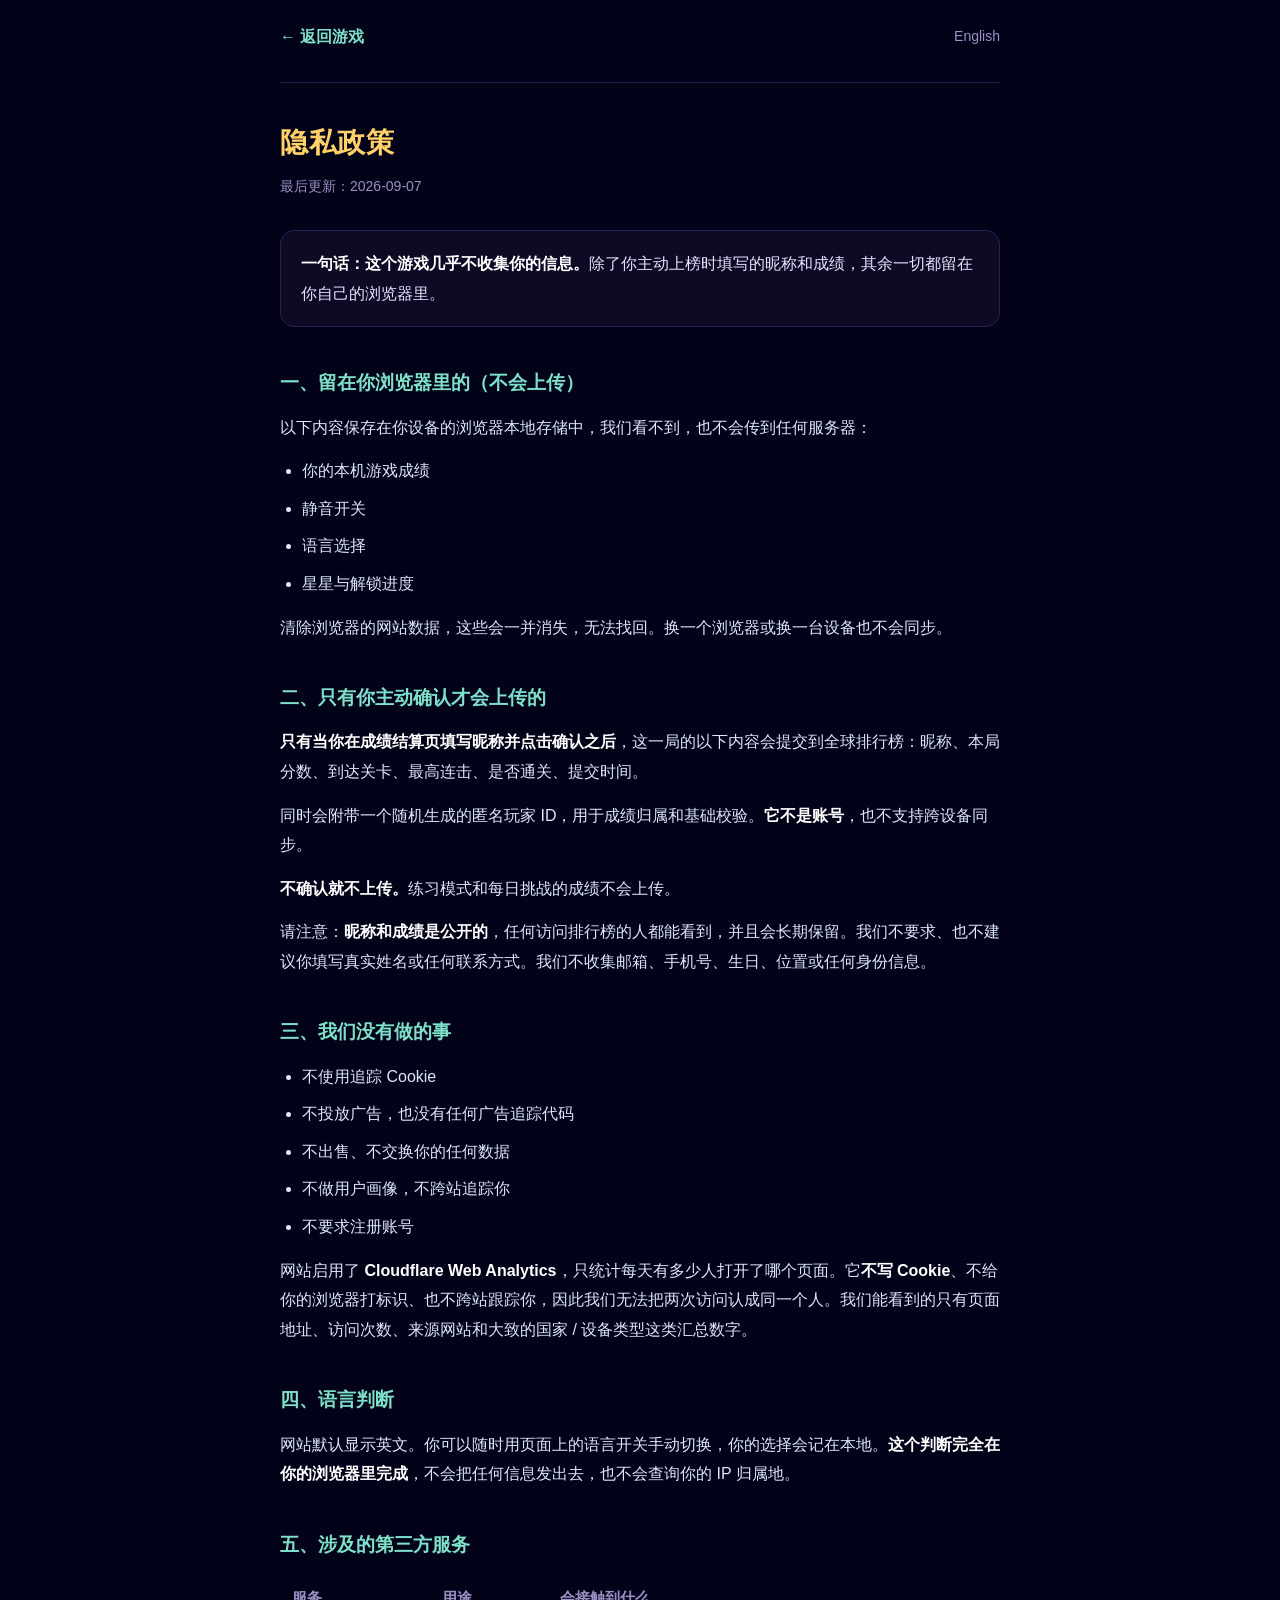
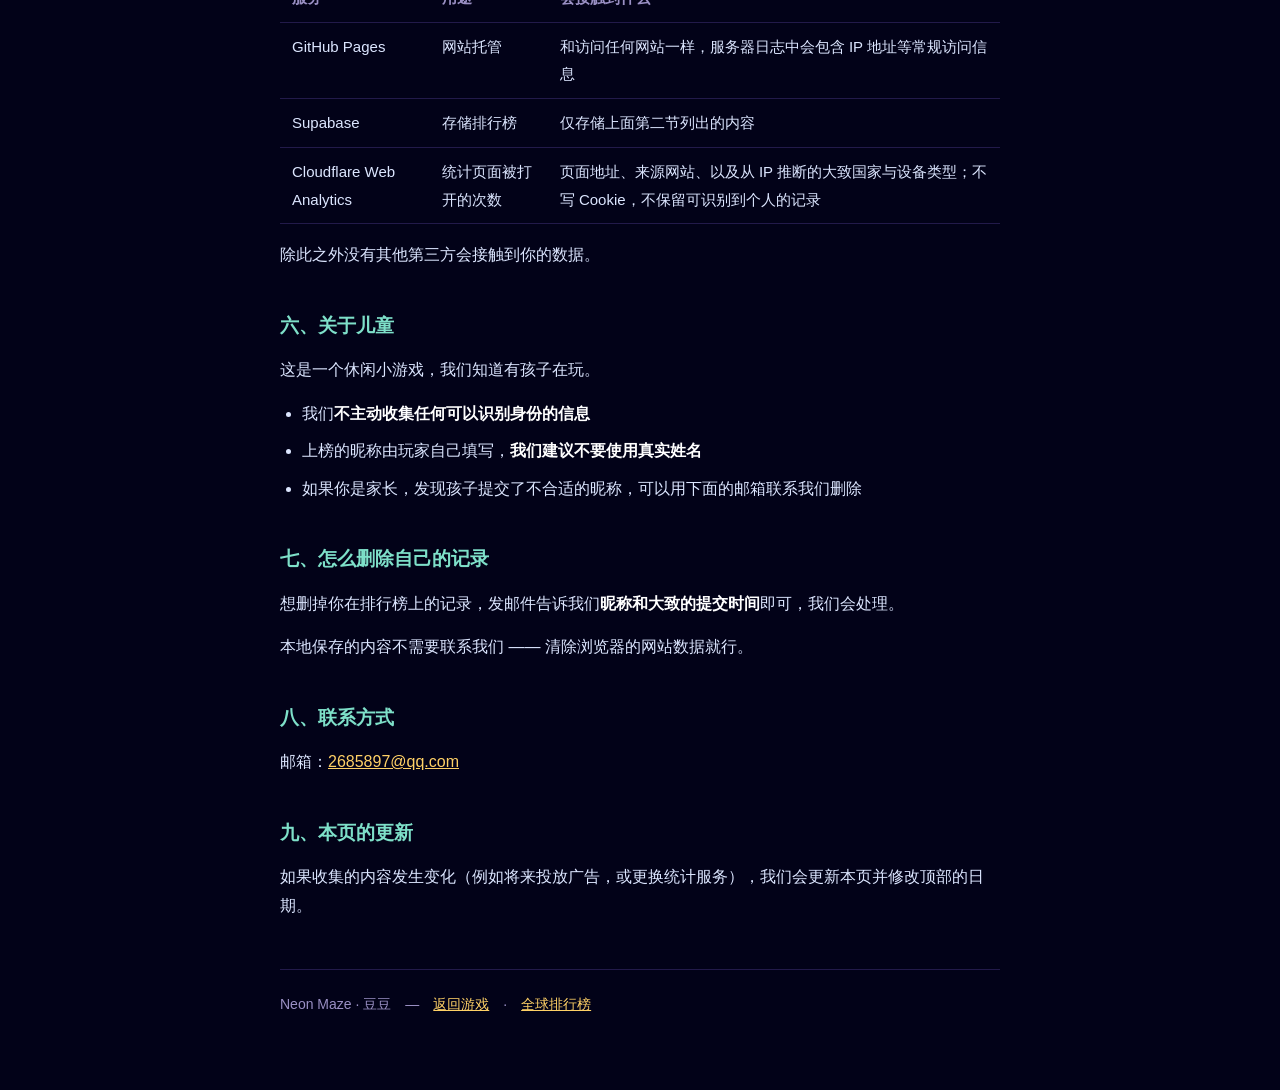
<file: privacy/index.html>
<!DOCTYPE html>
<html lang="zh-CN">
<head>
<meta charset="utf-8">
<meta name="viewport" content="width=device-width, initial-scale=1">
<title>隐私政策 · Neon Maze</title>
<meta name="description" content="Neon Maze 的隐私政策：本地保存、仅在你确认后上传昵称与成绩、无广告无追踪。">
<meta name="theme-color" content="#020218">
<meta name="robots" content="index,follow">
<link rel="canonical" href="https://playneonmaze.com/privacy/">
<link rel="alternate" hreflang="zh-Hans" href="https://playneonmaze.com/privacy/">
<link rel="alternate" hreflang="en" href="https://playneonmaze.com/en/privacy/">
<link rel="alternate" hreflang="x-default" href="https://playneonmaze.com/en/privacy/">
<style>*{box-sizing:border-box}
body{margin:0;background:#020218;color:#dce6ff;
  font:16px/1.85 -apple-system,BlinkMacSystemFont,"PingFang SC","Hiragino Sans GB","Microsoft YaHei",sans-serif;
  padding:0 20px 72px}
.wrap{max-width:720px;margin:0 auto}
header{display:flex;align-items:center;justify-content:space-between;gap:16px;
  padding:22px 0 30px;border-bottom:1px solid #221a4a;margin-bottom:34px;flex-wrap:wrap}
.back{color:#7ee0c9;text-decoration:none;font-weight:600}
.back:hover{text-decoration:underline}
.lang{color:#9a90c4;text-decoration:none;font-size:14px}
.lang:hover{color:#dce6ff}
h1{font-size:28px;margin:0 0 6px;color:#ffd166;letter-spacing:.02em}
.updated{color:#9a90c4;font-size:14px;margin:0 0 30px}
.lede{background:#0e0a26;border:1px solid #2b1f55;border-radius:14px;
  padding:18px 20px;margin:0 0 36px;color:#e8e2ff}
h2{font-size:19px;margin:38px 0 12px;color:#7ee0c9}
p{margin:0 0 14px}
ul{margin:0 0 14px;padding-left:22px}
li{margin:0 0 8px}
strong{color:#fff}
table{width:100%;border-collapse:collapse;margin:0 0 16px;font-size:15px}
th,td{text-align:left;padding:10px 12px;border-bottom:1px solid #221a4a;vertical-align:top}
th{color:#9a90c4;font-weight:600}
a{color:#ffd166}
footer{margin-top:48px;padding-top:22px;border-top:1px solid #221a4a;color:#9a90c4;font-size:14px}</style>
</head>
<body>
<div class="wrap">
<header>
  <a class="back" href="../">&larr; 返回游戏</a>
  <a class="lang" href="../en/privacy/">English</a>
</header>
<h1>隐私政策</h1>
<p class="updated">最后更新：2026-09-07</p>

<p class="lede"><strong>一句话：这个游戏几乎不收集你的信息。</strong>除了你主动上榜时填写的昵称和成绩，其余一切都留在你自己的浏览器里。</p>

<h2>一、留在你浏览器里的（不会上传）</h2>
<p>以下内容保存在你设备的浏览器本地存储中，我们看不到，也不会传到任何服务器：</p>
<ul>
<li>你的本机游戏成绩</li>
<li>静音开关</li>
<li>语言选择</li>
<li>星星与解锁进度</li>
</ul>
<p>清除浏览器的网站数据，这些会一并消失，无法找回。换一个浏览器或换一台设备也不会同步。</p>

<h2>二、只有你主动确认才会上传的</h2>
<p><strong>只有当你在成绩结算页填写昵称并点击确认之后</strong>，这一局的以下内容会提交到全球排行榜：昵称、本局分数、到达关卡、最高连击、是否通关、提交时间。</p>
<p>同时会附带一个随机生成的匿名玩家 ID，用于成绩归属和基础校验。<strong>它不是账号</strong>，也不支持跨设备同步。</p>
<p><strong>不确认就不上传。</strong>练习模式和每日挑战的成绩不会上传。</p>
<p>请注意：<strong>昵称和成绩是公开的</strong>，任何访问排行榜的人都能看到，并且会长期保留。我们不要求、也不建议你填写真实姓名或任何联系方式。我们不收集邮箱、手机号、生日、位置或任何身份信息。</p>

<h2>三、我们没有做的事</h2>
<ul>
<li>不使用追踪 Cookie</li>
<li>不投放广告，也没有任何广告追踪代码</li>
<li>不出售、不交换你的任何数据</li>
<li>不做用户画像，不跨站追踪你</li>
<li>不要求注册账号</li>
</ul>
<p>网站启用了 <strong>Cloudflare Web Analytics</strong>，只统计每天有多少人打开了哪个页面。它<strong>不写 Cookie</strong>、不给你的浏览器打标识、也不跨站跟踪你，因此我们无法把两次访问认成同一个人。我们能看到的只有页面地址、访问次数、来源网站和大致的国家 / 设备类型这类汇总数字。</p>

<h2>四、语言判断</h2>
<p>网站默认显示英文。你可以随时用页面上的语言开关手动切换，你的选择会记在本地。<strong>这个判断完全在你的浏览器里完成</strong>，不会把任何信息发出去，也不会查询你的 IP 归属地。</p>

<h2>五、涉及的第三方服务</h2>
<table>
<tr><th>服务</th><th>用途</th><th>会接触到什么</th></tr>
<tr><td>GitHub Pages</td><td>网站托管</td><td>和访问任何网站一样，服务器日志中会包含 IP 地址等常规访问信息</td></tr>
<tr><td>Supabase</td><td>存储排行榜</td><td>仅存储上面第二节列出的内容</td></tr>
<tr><td>Cloudflare Web Analytics</td><td>统计页面被打开的次数</td><td>页面地址、来源网站、以及从 IP 推断的大致国家与设备类型；不写 Cookie，不保留可识别到个人的记录</td></tr>
</table>
<p>除此之外没有其他第三方会接触到你的数据。</p>

<h2>六、关于儿童</h2>
<p>这是一个休闲小游戏，我们知道有孩子在玩。</p>
<ul>
<li>我们<strong>不主动收集任何可以识别身份的信息</strong></li>
<li>上榜的昵称由玩家自己填写，<strong>我们建议不要使用真实姓名</strong></li>
<li>如果你是家长，发现孩子提交了不合适的昵称，可以用下面的邮箱联系我们删除</li>
</ul>

<h2>七、怎么删除自己的记录</h2>
<p>想删掉你在排行榜上的记录，发邮件告诉我们<strong>昵称和大致的提交时间</strong>即可，我们会处理。</p>
<p>本地保存的内容不需要联系我们 —— 清除浏览器的网站数据就行。</p>

<h2>八、联系方式</h2>
<p>邮箱：<a href="mailto:2685897@qq.com">2685897@qq.com</a></p>

<h2>九、本页的更新</h2>
<p>如果收集的内容发生变化（例如将来投放广告，或更换统计服务），我们会更新本页并修改顶部的日期。</p>
<footer>Neon Maze · 豆豆　—　<a href="../">返回游戏</a>　·　<a href="../leaderboard/">全球排行榜</a></footer>
</div>
</body>
</html>
</file>
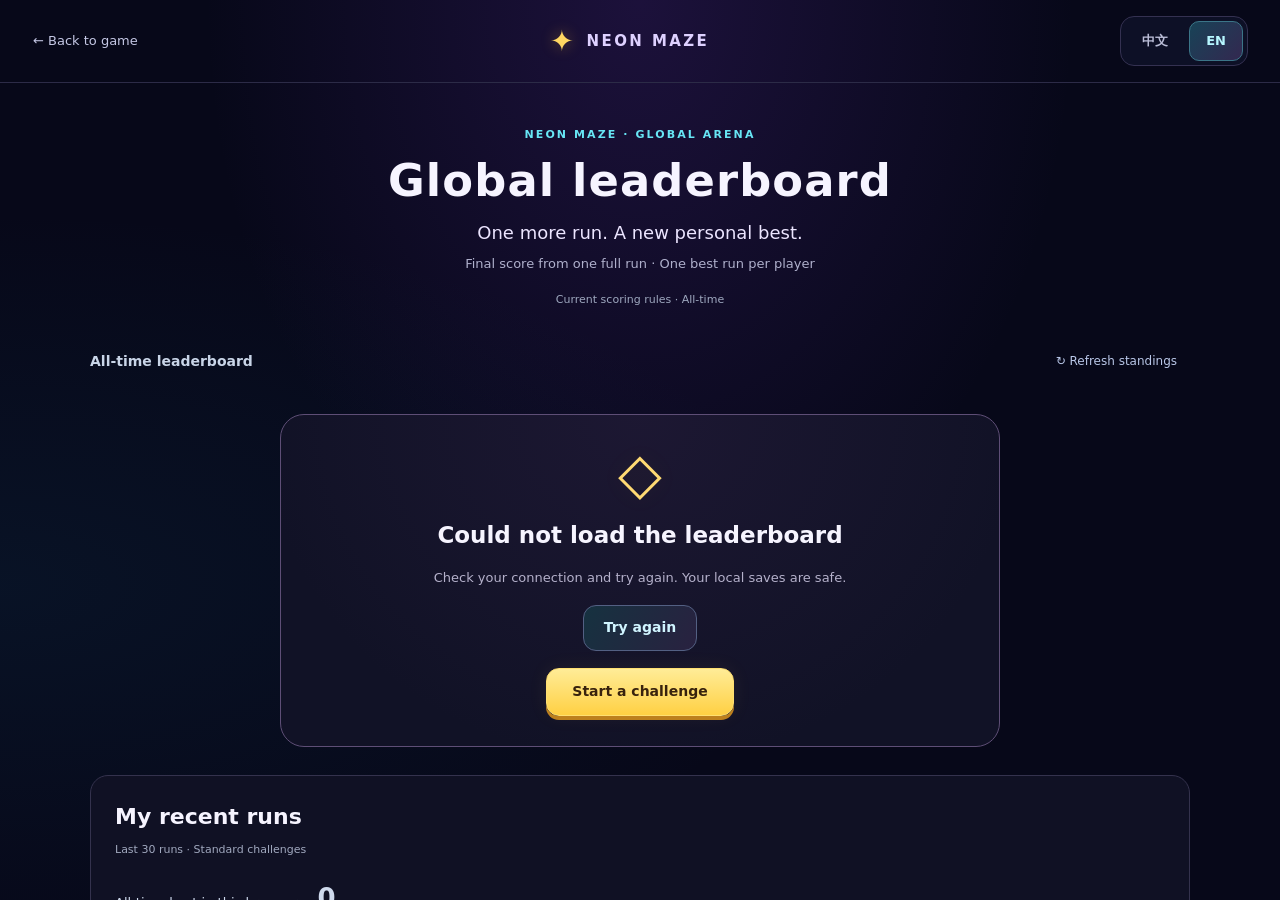
<file: en/leaderboard/index.html>
<!DOCTYPE html>
<html lang="en">
<head>
<meta charset="utf-8">
<base href="../../">
<meta name="viewport" content="width=device-width, initial-scale=1, maximum-scale=1, minimum-scale=1, user-scalable=no, viewport-fit=cover">
<title>Global Leaderboard · Neon Maze</title>
<meta name="description" content="An original six-level neon maze adventure. Collect · Power Up · Outsmart.">
<meta name="author" content="Super Dad">
<meta name="theme-color" content="#020218">
<link rel="canonical" href="https://playneonmaze.com/en/leaderboard/">
<link rel="alternate" hreflang="zh-Hans" href="https://playneonmaze.com/leaderboard/">
<link rel="alternate" hreflang="en" href="https://playneonmaze.com/en/leaderboard/">
<link rel="alternate" hreflang="x-default" href="https://playneonmaze.com/leaderboard/">
<link rel="icon" href="assets/favicon.svg" type="image/svg+xml">
<link rel="icon" href="assets/favicon-32.png" type="image/png" sizes="32x32">
<link rel="apple-touch-icon" href="assets/apple-touch-icon.png" sizes="180x180">
<!-- 不根据 IP 强制跳转，也不把访客 IP 发给第三方。首次访问只参考浏览器
     语言显示轻提示；玩家手动点过中 / EN 后，手动选择永远优先。 -->
<script src="assets/language-router.js?v=20260906-nav" data-current-language="en"></script>
<!-- 加到手机主屏后按全屏应用打开，而不是套一层浏览器地址栏 -->
<meta name="apple-mobile-web-app-capable" content="yes">
<meta name="apple-mobile-web-app-status-bar-style" content="black-translucent">
<meta name="mobile-web-app-capable" content="yes">
<!-- 分享到微信/群里时的卡片。缺了这些，别人看到的只有一条光秃秃的网址 -->
<meta property="og:type" content="website">
<meta property="og:title" content="Neon Maze · Doudou">
<meta property="og:description" content="An original six-level neon maze adventure. Collect · Power Up · Outsmart.">
<meta property="og:url" content="https://playneonmaze.com/en/leaderboard/">
<meta property="og:locale" content="en_US">
<meta property="og:locale:alternate" content="zh_CN">
<meta property="og:image" content="https://playneonmaze.com/assets/neon-maze-share.jpg">
<meta property="og:image:secure_url" content="https://playneonmaze.com/assets/neon-maze-share.jpg">
<meta property="og:image:type" content="image/jpeg">
<meta property="og:image:width" content="1200">
<meta property="og:image:height" content="630">
<meta property="og:image:alt" content="Neon Maze and its original hero Doudou">
<meta name="twitter:card" content="summary_large_image">
<meta name="twitter:title" content="Neon Maze · Doudou">
<meta name="twitter:description" content="An original six-level neon maze adventure. Collect · Power Up · Outsmart.">
<meta name="twitter:image" content="https://playneonmaze.com/assets/neon-maze-share.jpg">
<meta name="twitter:image:alt" content="Neon Maze and its original hero Doudou">
<!-- Optional cloud and analytics configuration, disabled by default. -->
<script src="config.js"></script>
<script src="analytics.js"></script>
<link rel="stylesheet" href="assets/leaderboard-hall.css">
<link rel="stylesheet" href="assets/leaderboard-entry.css">
<link rel="stylesheet" href="assets/site-navigation.css?v=20260906-nav">
<style>
/* 整页锁死不滚动。手机上边玩边让页面上下弹是最影响手感的一件事，
   而 iOS Safari 的橡皮筋回弹默认就会这么干。
   touch-action:manipulation 是锁死缩放的第一道——它明确关掉双击放大，
   而 viewport 里的 user-scalable=no 在 iOS Safari 上是被无视的。 */
html, body {
  margin:0; padding:0;
  width:100%; height:100%;
  background:#020218;
  overscroll-behavior:none;
  -webkit-text-size-adjust:100%;
  touch-action:manipulation;
}
body {
  display:flex; align-items:center; justify-content:center;
  padding:env(safe-area-inset-top) env(safe-area-inset-right) env(safe-area-inset-bottom) env(safe-area-inset-left);
  box-sizing:border-box;
  overflow:hidden;
}
/* 连点方向键时那层灰色高亮很碍眼 */
* { -webkit-tap-highlight-color:transparent; }
.language-suggestion {
  position:fixed;
  top:calc(env(safe-area-inset-top) + 8px);
  right:calc(env(safe-area-inset-right) + 112px);
  z-index:119;
  display:flex;
  align-items:center;
  gap:8px;
  max-width:calc(100vw - 128px);
  min-height:38px;
  padding:3px 4px 3px 12px;
  box-sizing:border-box;
  border:1px solid rgba(255,207,92,.55);
  border-radius:999px;
  color:#f5f2ff;
  background:rgba(5,7,31,.96);
  box-shadow:0 7px 24px rgba(0,0,0,.38),0 0 16px rgba(255,207,92,.12);
  font:600 12px/1.2 system-ui,-apple-system,"Segoe UI",sans-serif;
}
.in-game .language-suggestion { display:none; }
.language-suggestion a {
  color:#ffdb72;
  white-space:nowrap;
  text-decoration:none;
}
.language-suggestion a:hover,.language-suggestion a:focus-visible { text-decoration:underline; }
.language-suggestion button {
  width:30px;
  height:30px;
  flex:0 0 auto;
  padding:0;
  border:0;
  border-radius:50%;
  color:#c9c4e7;
  background:transparent;
  font:400 20px/30px system-ui,sans-serif;
  cursor:pointer;
}
.language-suggestion button:hover,.language-suggestion button:focus-visible {
  color:#fff;
  background:rgba(255,255,255,.09);
}
@media (max-width:639px) {
  .language-suggestion span { display:none; }
}
</style>
</head>
<body>
<style>
:root{
  --void:#060624;
  --void-deep:#010119;
  --panel:#090a27;
  --panel-2:#0d1034;
  --panel-border:#343b70;
  --wall:#7b35ef;
  --wall-core:#351096;
  --wall-hi:#d39aff;
  --wall-cyan:#168cff;
  --amber:#ffd447;
  --lantern:#35e3d1;
  --amber-hot:#ffac24;
  --amber-glow:rgba(255,212,71,.55);
  --danger:#ff5277;
  --pink:#ff5eae;
  --tang:#ff9f43;
  --cyan:#31e7ff;
  --lime:#8cdf3f;
  --doze:#a7ecff;
  --phase:#55e8ff;
  --text:#f7f4ff;
  --text-dim:#9ca2c7;
  --mega:#ffffff;
  --font-display: ui-rounded, "SF Pro Rounded", "Arial Rounded MT Bold", "PingFang SC", system-ui, sans-serif;
  --font-body: -apple-system, "Segoe UI", "PingFang SC", "Microsoft YaHei", system-ui, sans-serif;
}
*{box-sizing:border-box;}
html,body{margin:0;padding:0;}

/* 「hidden」是全局的，不许各写各的。
 *
 * 之前每个组件自己写一条（.overlay.hidden / .name-row.hidden / .best-line.hidden），
 * 于是 challengeBox 顶着 class="challenge hidden" 却**从来没被藏住过** ——
 * 它有背景色、边框和内边距，开始页上一直挂着一个空的青色小胶囊，谁也没注意。
 * 这个坑的形状是：新加一个元素、顺手写上 hidden，然后忘了配规则，而且**看起来
 * 一点也不像 bug**，只像"这儿本来就有个东西"。
 *
 * 用 !important 是有意的：display:none 必须压过组件自己的 display，
 * 而组件规则和 .hidden 特指度相同，谁在后面谁赢——那就成了书写顺序说了算。
 * "藏起来"这件事不该取决于两条规则谁写在前面。 */
.hidden{display:none !important;}
body{
  min-height:100vh;
  background:
    radial-gradient(ellipse at 50% -10%, #1b1140 0%, var(--void) 55%, var(--void-deep) 100%);
  color:var(--text);
  font-family:var(--font-body);
  display:flex;
  align-items:center;
  justify-content:center;
  padding:24px 12px;
  overflow-x:hidden;
}
/* 语言切换永远放在页面最上方，不跟开始层一起被游戏状态藏起来。
   两个选项都露出，当前语言用青色底标记，不让玩家猜这个按钮会切去哪里。 */
.language-switch{
  position:fixed;
  top:calc(env(safe-area-inset-top) + 7px);
  right:calc(env(safe-area-inset-right) + 8px);
  z-index:120;
  display:flex;
  align-items:center;
  padding:3px;
  border:1px solid rgba(90,224,255,.38);
  border-radius:999px;
  background:rgba(5,7,31,.92);
  box-shadow:0 6px 20px rgba(0,0,0,.28),0 0 14px rgba(90,224,255,.09);
  font-family:var(--font-display);
  font-size:10px;
  line-height:1;
  letter-spacing:.04em;
}
.language-switch a{
  display:flex;
  align-items:center;
  justify-content:center;
  min-width:43px;
  height:36px;
  padding:0 8px;
  border-radius:999px;
  color:var(--text-dim);
  text-decoration:none;
  touch-action:manipulation;
  transition:color .15s ease,background .15s ease,box-shadow .15s ease;
}
.language-switch a:hover,.language-switch a:focus-visible{color:var(--text);}
.language-switch a[aria-current="page"]{
  color:#e9fdff;
  background:rgba(90,224,255,.18);
  box-shadow:0 0 10px rgba(90,224,255,.16);
}
/* 竖排：标题 / HUD / 棋盘 / 方向键，各占一整行。
   方向键自己是一个独立的栅格（.pad-grid），不参与这里的列宽 —— 这两者一旦
   耦合，方向键有多宽就决定了棋盘有多宽。 */
.cabinet{
  /* 上限从 560 放宽到 720：桌面上把方向键去掉之后，棋盘该把腾出来的空间用上。
     真正决定大小的是下面 #mazeCanvas 的 max-width —— 它按**可用高度**算，
     所以窗口再宽也不会长到超出一屏。 */
  width:min(720px, 100%);
  display:flex;
  flex-direction:column;
  align-items:center;
  gap:10px;
}
.marquee, .hud, .stage{width:100%;}

.pad-area{
  width:100%;
  display:flex;
  align-items:center;
  justify-content:center;
}
.pad-grid{
  display:grid;
  grid-template-columns:repeat(3,36px);
  grid-template-rows:repeat(3,36px);
  gap:6px;
}
.pad-grid .pad.up   {grid-column:2;grid-row:1;}
.pad-grid .pad.left {grid-column:1;grid-row:2;}
.pad-grid .pad.pause{grid-column:2;grid-row:2;}
.pad-grid .pad.right{grid-column:3;grid-row:2;}
.pad-grid .pad.down {grid-column:2;grid-row:3;}

.marquee{
  text-align:center;
  padding:2px 0 4px;
}
/* 标题按**霓虹灯管**来做，不是"琥珀色的字加一圈光晕"。
   真的灯管中心是几乎发白的（玻璃管里的气体最亮处过曝），颜色是靠外面那层
   辉光扩散出来的。所以这里字身给接近白的暖色，四层 shadow 由紧到松、由亮到
   暗铺出去 —— 只有这样才像"亮着"，而不像"涂成黄色"。
   四层的间距是 2/9/20/42：太密看不出层次，太疏会散成一团雾。 */
.marquee h1{
  font-family:var(--font-display);
  font-size:clamp(21px,5.8vw,32px);
  letter-spacing:.18em;
  /* 字距一撑，视觉重心会偏左（最后一个字后面多出一份空隙），补回去 */
  text-indent:.18em;
  margin:0;
  font-weight:700;
  color:#fff4d2;
  text-shadow:
    0 0 2px  #ffe9a8,
    0 0 9px  var(--amber),
    0 0 20px rgba(255,207,92,.70),
    0 0 42px rgba(255,166,40,.40);
}
/* 灯管下面那道反光。宽度跟着标题走，两头淡出，像光打在面板上。 */
.marquee h1::after{
  content:'';
  display:block;
  width:min(220px, 62%);
  height:1px;
  margin:9px auto 0;
  background:linear-gradient(90deg,
    transparent, rgba(255,207,92,.10) 18%, rgba(255,207,92,.55) 50%,
    rgba(255,207,92,.10) 82%, transparent);
}
.marquee p{
  margin:7px 0 0;
  font-size:11.5px;
  letter-spacing:.16em;
  color:var(--text-dim);
}
.tagline{display:flex;align-items:center;justify-content:center;gap:11px;}
.tag-words{display:inline-flex;align-items:center;gap:9px;}
/* 分隔符用真的Dot，不用「·」。这三个词说的就是这游戏在干嘛，
   中间摆两颗会发光的Dot，一眼就知道这是个Collect的游戏。 */
.tag-words i{
  width:4px;height:4px;border-radius:50%;
  background:var(--amber);
  box-shadow:0 0 6px var(--amber-glow);
  opacity:.85;
}
/* 「玩法」按钮。原来这里是个光秃秃的问号图标 —— 图标要靠猜，而这个位置
   一年到头只有第一次玩的人会看，猜错的代价就是永远不知道有说明。
   两个字不用猜。图标留着，它负责"这是个可点的东西"，字负责"点了是什么"。 */
.help-pill{
  display:inline-flex;align-items:center;gap:5px;
  background:transparent;
  border:1px solid var(--panel-border);
  border-radius:999px;
  padding:3px 10px 3px 8px;
  color:var(--text-dim);
  font-family:var(--font-display);
  font-size:11px;
  letter-spacing:.1em;
  cursor:pointer;
  touch-action:manipulation;
  -webkit-tap-highlight-color:transparent;
  transition:color .15s ease, border-color .15s ease;
}
.help-pill svg{
  width:13px;height:13px;
  fill:none;stroke:currentColor;stroke-width:2;
  stroke-linecap:round;stroke-linejoin:round;
}
.help-pill svg .solid{fill:currentColor;stroke:none;}
.help-pill:hover, .help-pill:focus-visible{color:var(--amber);border-color:var(--amber);}
.help-pill:active{background:var(--wall-core);color:var(--text);}
.hud{
  display:flex;
  align-items:center;
  justify-content:space-between;
  gap:10px;
  background:linear-gradient(180deg, var(--panel), #0e0820);
  border:1px solid var(--panel-border);
  border-radius:10px;
  padding:10px 14px;
  font-family:var(--font-display);
  box-shadow:0 0 0 1px rgba(138,107,255,.08) inset, 0 8px 24px rgba(0,0,0,.4);
}
/* flex-shrink:0 —— HUD 上多了三个图标按钮之后，这几块被压到了 11~27px 宽，
   里面的"SCORE""LEVEL""LIVES"就跟旁边的数字挤成一团。它们的宽度本来就由内容
   决定，不该参与收缩；该让步的是中间那根Combo条。 */
.hud .stat{display:flex;flex-direction:column;gap:2px;min-width:0;flex-shrink:0;}
.hud .stat .k{font-size:9px;letter-spacing:.14em;color:var(--text-dim);white-space:nowrap;}
.hud .stat .v{font-size:16px;font-weight:700;color:var(--text);font-variant-numeric:tabular-nums;white-space:nowrap;}
.hud .lives{display:flex;gap:4px;align-items:center;}
/* HUD 上的图标按钮。图形一律用内联 SVG 描边画：emoji 在各家手机上字形、
   粗细、基线都不一样，三个挨在一起时高矮不齐很明显，而且没法跟着主题变色。 */
/* 命中区至少 44x44：手指的最小舒适目标。图标本身仍是 30~32px，
   靠透明的外扩把可点范围撑起来，不占视觉重量也不挤 HUD 的横向空间。 */
.icon-btn{
  position:relative;
  flex-shrink:0;
  background:transparent;
  border:1px solid var(--panel-border);
  border-radius:8px;
  width:32px;height:32px;
  padding:0;
  display:flex;align-items:center;justify-content:center;
  cursor:pointer;
  color:var(--text-dim);
  transition:color .15s ease, border-color .15s ease;
  touch-action:manipulation;
  -webkit-tap-highlight-color:transparent;
}
.icon-btn svg{
  width:18px;height:18px;
  fill:none;
  stroke:currentColor;
  stroke-width:1.9;
  stroke-linecap:round;
  stroke-linejoin:round;
}
.icon-btn svg .solid{fill:currentColor;stroke:none;}
.icon-btn::after{
  content:'';
  position:absolute;
  left:50%; top:50%;
  width:44px; height:44px;
  transform:translate(-50%,-50%);
  /* 纯命中区，不可见也不影响布局 */
}
.icon-btn:active{background:var(--wall-core);color:var(--text);}
/* 关掉方向键时按钮本身要显出"已关"的状态，否则玩家看不出是自己关的 */
.icon-btn.off{color:var(--panel-border);}
.icon-btn.on{color:var(--amber);border-color:var(--amber);}
/* Combo弹一下：105%~110%、150ms，一次性。
   刻意不做持续抖动 —— 玩家这时候正盯着迷宫躲幽灵，余光里"跳一下"就够了，
   一直动反而分散注意力。 */
@keyframes comboBumpA{
  0%{transform:scale(1);}
  40%{transform:scale(1.09);}
  100%{transform:scale(1);}
}
@keyframes comboBumpB{
  0%{transform:scale(1);}
  40%{transform:scale(1.09);}
  100%{transform:scale(1);}
}
#comboLabel{display:inline-block;transform-origin:left center;}
#comboLabel.bump-a{animation:comboBumpA .15s ease-out;}
#comboLabel.bump-b{animation:comboBumpB .15s ease-out;}
@media (prefers-reduced-motion: reduce){
  #comboLabel.bump-a,#comboLabel.bump-b{animation:none;}
}
.combo-wrap{display:flex;flex-direction:column;gap:3px;flex:1;min-width:60px;max-width:120px;}
.combo-bar{height:6px;border-radius:4px;background:#1c1436;overflow:hidden;border:1px solid var(--panel-border);}
/* 不加 transition：这是倒计时条，每帧都在缩，补间只会让它看起来比实际慢半拍，
   而"还剩多久"正是它唯一的意义。 */
.combo-fill{
  height:100%;width:100%;
  background:linear-gradient(90deg,var(--cyan),var(--tang));
  box-shadow:0 0 8px var(--tang);
  transform:scaleX(0);
  transform-origin:left center;
  will-change:transform;
}
.combo-fill.urgent{
  background:linear-gradient(90deg,var(--danger),var(--danger));
  box-shadow:0 0 10px var(--danger);
}
.stage{
  /* none 而不是 manipulation：棋盘上不该有任何浏览器手势——不缩放、不双击
     放大、也不跟着手指滚。Swipe to turn是自己在 JS 里读 touch 事件算的，
     touch-action 只影响浏览器的默认行为，不影响事件本身。 */
  touch-action:none;
  position:relative;
  border-radius:14px;
  padding:10px;
  background:linear-gradient(180deg,#150c2c,#0b0618);
  border:1px solid var(--panel-border);
  box-shadow:0 0 0 1px rgba(138,107,255,.06) inset, 0 20px 50px rgba(0,0,0,.55);
}
#mazeCanvas{
  display:block;
  width:100%;
  height:auto;
  aspect-ratio:19 / 21;
  border-radius:8px;
  background:var(--void-deep);
  /* 棋盘是 19:21 的竖长方形，光给宽度它就会往下长，长过一屏就得滚页面 ——
     而这是个不该滚动的游戏。所以再按**可用高度**压一道：
     用 dvh 而不是 vh，手机浏览器地址栏收放时 vh 不会变，会算多出一截。
     245px = 标题 91 + HUD 56 + stage 内边距 20 + body 内边距 48 + 栅格间距 20，
     再留 10px 余量。这是量出来的，不是估的 —— 第一版拍脑袋写 220，结果棋盘
     比可用空间高出 17px，被 body 的 overflow:hidden 悄悄裁掉了上下各一点。 */
  /* 老版 Safari 不认 dvh，先给 vh 兜底，新浏览器再用下一行覆盖。 */
  max-width: calc((100vh - 245px) * 19 / 21);
  max-width: calc((100dvh - 245px) * 19 / 21);
  margin:0 auto;
}
.scanlines{
  position:absolute;inset:10px;
  border-radius:8px;
  pointer-events:none;
  background:repeating-linear-gradient(0deg, rgba(255,255,255,.025) 0px, rgba(255,255,255,.025) 1px, transparent 2px, transparent 3px);
  mix-blend-mode:overlay;
}
.overlay{
  --ov-pad:20px;              /* 供 .over-actions 的 sticky 定位换算，见那里 */
  position:absolute;inset:10px;
  border-radius:8px;
  background:rgba(6,3,16,.86);
  display:flex;
  flex-direction:column;
  align-items:center;
  /* safe center：内容装得下就居中，装不下就退回顶部对齐。
     普通的 center 在内容超高时会把顶部推到滚动区域之外，永远划不到。 */
  justify-content:center;
  justify-content:safe center;
  text-align:center;
  gap:14px;
  padding:20px;
  /* 原来这里有 backdrop-filter:blur(1px)，去掉了。两个原因：
     1px 的模糊本来就看不出来，却会让这一层变成**层叠上下文**，把子元素死死
     锁在里面——礼花画布（z-index:60）于是要么整个被弹层压住，要么整个盖在
     文字上，没有中间态。去掉之后层次才排得开：
        暗底（弹层自身，z-index:auto）→ 礼花（60）→ 文字和按钮（70）
     顺带还省一块手机上并不便宜的 GPU 合成。 */
  /* 手机上开始页的内容（说明 + 奖励分 + 排行榜 + 按钮 + 署名）比棋盘还高，
     不给滚动就会互相压住 —— 之前"还没有记录"那行正好被"开始"按钮盖掉。 */
  overflow-y:auto;
  overscroll-behavior:contain;
}
.overlay.hidden{display:none;}
/* 弹层里的内容排在礼花（z-index:60）之上：礼花在文字后面炸，字始终是清楚的。
   炸开那一下最亮，正好会糊住"本次排名第 N 名"这种最该看清的一行。 */
.overlay > *{position:relative;z-index:70;}
.overlay h2{
  font-family:var(--font-display);
  letter-spacing:.1em;
  font-size:clamp(18px,5vw,26px);
  margin:0;
  color:var(--amber);
  text-shadow:0 0 12px var(--amber-glow);
}
.overlay p{margin:0;color:var(--text-dim);font-size:13px;line-height:1.7;max-width:340px;}
.overlay .big-score{font-family:var(--font-display);font-size:34px;color:var(--text);font-weight:700;}
.btn{
  font-family:var(--font-display);
  letter-spacing:.08em;
  background:linear-gradient(180deg,#ffdd8a,var(--amber));
  color:#2a1a05;
  border:none;
  padding:11px 26px;
  border-radius:8px;
  font-size:14px;
  font-weight:700;
  cursor:pointer;
  box-shadow:0 4px 0 #c99a2e, 0 8px 16px rgba(255,207,92,.25);
  transition:transform .08s ease;
  /* 手机上不加这句，点下去到真的响应之间会有约 300ms 的空档 —— 浏览器要先
     等一会儿，确认你不是想双击放大。方向键、图标按钮、「玩法」胶囊早就各自
     写了这一句，所以它们点着跟手；偏偏最主要的这几个按钮（开始 / Got it /
     Play again / 继续 / 分享）漏了，于是最常点的地方反而最迟钝。 */
  touch-action:manipulation;
  -webkit-tap-highlight-color:transparent;
}
.btn:active{transform:translateY(3px);box-shadow:0 1px 0 #c99a2e;}
.btn.ghost{
  background:transparent;
  color:var(--text);
  border:1px solid var(--panel-border);
  box-shadow:none;
}
/* 说明和图鉴都能从开始页打开：保留底下的页面状态，用不透明文档层隔开。 */
#helpOverlay,#owlOverlay{background:#0a0614;}

/* HOW TO PLAY面板。内容一定超过一屏，所以自己滚动，而不是把弹层撑爆。
   flex:1 + min-height:0 是关键：不加的话它只按内容的自然高度参与布局，
   在 justify-content:center 的弹层里被挤成一小条（实测只剩 192px，
   而内容有 899px，玩家要滚七八次才能看完）。加上之后它吃满标题与按钮
   之间的全部剩余空间。min-height:0 不能省 —— flex 项默认不肯缩到内容
   以下，少了它 overflow 根本不会生效。 */
/* 底部那道渐隐是**滚动提示**，不是装饰。
   说明内容 1050px 而可视区只有 573px —— 将近一半在折叠线以下（奖励分、
   意见反馈、关于这个游戏三节全在下面），而原来屏幕上没有任何迹象表明Also
   下文。连知道内容存在的人都没往下滚，小朋友更不会。
   用 background-attachment 的 local/scroll 组合做：内容滚到底时这道影子会
   自己消失，纯 CSS，不需要每帧去算滚动位置。 */
.help-doc{
  background:
    linear-gradient(#0a0614 28%, rgba(10,6,20,0)) center top / 100% 34px no-repeat local,
    linear-gradient(rgba(10,6,20,0), #0a0614 72%) center bottom / 100% 34px no-repeat local,
    radial-gradient(farthest-side at 50% 0,   rgba(138,107,255,.38), rgba(138,107,255,0)) center top / 100% 12px no-repeat scroll,
    radial-gradient(farthest-side at 50% 100%, rgba(138,107,255,.38), rgba(138,107,255,0)) center bottom / 100% 12px no-repeat scroll;
  width:100%;
  max-width:340px;
  text-align:left;
  overflow-y:auto;
  overscroll-behavior:contain;
  display:flex;
  flex-direction:column;
  gap:13px;
  flex:1;
  min-height:0;
  max-height:none;
}
#helpOverlay .help-doc,#owlOverlay .help-doc{max-width:420px;}
/* 说明这一层铺满整个屏幕，不跟着棋盘走。
   其余弹层盖在棋盘上是对的（它们是游戏状态的一部分），但说明是一份文档，
   被关在棋盘那个盒子里就只剩三百来像素高 —— 实测可视区 192px 而内容 899px，
   要滚将近五屏。棋盘的高度是由 19:21 的宽高比推出来的，跟文档该有多长毫无
   关系，没有理由让它决定这里。
   从顶部排起而不是居中：内容超出时居中会把标题推到可视区外面。 */
#helpOverlay,#owlOverlay{
  position:fixed;
  inset:0;
  border-radius:0;
  justify-content:flex-start;
  padding:calc(env(safe-area-inset-top) + 18px) 16px
          calc(env(safe-area-inset-bottom) + 16px);
  /* 要压在礼花（60）之上。HUD 上的「?」在结算页也是能点的，而通关礼花要放
     18 秒——这中间点开说明，礼花就会炸在说明文字上。说明必须是最顶层。 */
  z-index:80;
}
/* 图鉴也盖住常驻的语言/榜单入口（120/121），正文独立滚动。 */
#owlOverlay{z-index:130;touch-action:pan-y;}
.help-more{
  font-family:var(--font-display);
  font-size:10px;
  letter-spacing:.16em;
  color:var(--amber);
  opacity:.85;
  transition:opacity .2s ease;
  pointer-events:none;
}
.help-more.hidden{opacity:0;}
/* 「关于这个游戏」这一页。跟HOW TO PLAY一样铺满屏幕、内容自己滚 ——
   它比说明短得多，但小屏加上系统安全区仍然可能装不下，而"装不下就滚"是这里
   唯一不用按屏幕尺寸分情况讨论的做法。 */
#aboutOverlay{
  /* 遮罩：铺满整个可视区。
     用 100dvh 而不是 100vh —— 手机浏览器地址栏收放时 vh 不变，会算多出一截，
     底部的按钮就被顶到屏幕外面。 */
  position:fixed;
  inset:0;
  width:100%;
  height:100vh;
  height:100dvh;
  border-radius:0;
  display:flex;
  align-items:center;
  justify-content:center;
  gap:0;                      /* 只有一个孩子（卡片），间距全交给卡片内部 */
  text-align:left;            /* 盖掉 .overlay 的居中，卡片内部自己决定对齐 */
  padding:16px;
  /* 深黑紫半透明 + 轻微模糊。模糊压在 3px：再大就把底下的迷宫糊成一片色块，
     那层"游戏还在后面"的感觉就没了。
     这里可以放心用 backdrop-filter —— 它会创建层叠上下文，而这一层
     z-index:80 本来就在礼花（60）之上，不存在被压住的问题。 */
  background:rgba(8,4,18,.72);
  -webkit-backdrop-filter:blur(3px);
  backdrop-filter:blur(3px);
  /* 内容超高时滚遮罩自己；contain 挡住滚动穿透到底层页面 */
  overflow-y:auto;
  overscroll-behavior:contain;
  z-index:80;                 /* 要压在礼花之上 */
}

/* 卡片。所有内容都在它里面，包括「Got it」—— 没有任何一处绝对定位。 */
.about-card{
  width:520px;
  max-width:calc(100vw - 32px);
  /* 不设固定高度：内容多高就多高，只给一个上限，超了自己滚。 */
  max-height:calc(100vh - 32px);
  max-height:calc(100dvh - 32px);
  overflow-y:auto;
  overscroll-behavior:contain;
  padding:28px 32px 24px;
  text-align:left;
  /* 比页面底色亮一点，才看得出这是"一张卡片"而不是一整块黑。
     边框和外阴影都用低亮度紫，跟整体霓虹一致，但不做成金色大光晕 ——
     那会把注意力从文字上抢走。 */
  background:rgba(15,9,29,.96);
  border:1px solid rgba(138,107,255,.28);
  border-radius:15px;
  box-shadow:0 18px 34px rgba(75,47,206,.24);
}

/* 标题 */
#aboutTitle{
  margin:0 0 20px;
  font-size:26px;
  line-height:1.3;
  font-weight:700;
  text-align:center;
  /* 字距从 .1em 收到 .02em：原来那个间距让「关于」和「《」之间空出一块，
     看着像多打了一个空格 —— 源码里并没有空格，是字距撑出来的。 */
  letter-spacing:.02em;
  color:var(--amber);
  /* 发光从 12px 降到 10px（约 -20%）：26px 的字配大光晕会糊成一团。 */
  text-shadow:0 0 10px var(--amber-glow);
}

/* 故事正文 */
#aboutOverlay .about{
  width:100%;
  max-width:none;
  margin:0;
  text-align:left;
  font-size:14px;
  line-height:1.85;
  color:var(--text-dim);
}
/* 下面几条都写成 #aboutOverlay xxx 的形式，不是图好看 —— 是**必须**。
   基础样式里有 `.overlay p{margin:0;...}`，特指度 (0,1,1)；而 `.about-by`
   只有 (0,1,0)，会被它压过去，边距全变成 0。上一版是靠一串 !important 硬顶，
   结果 !important 又反过来盖住了媒体查询里的手机字号。
   把选择器限定到 #aboutOverlay 里，特指度自然高过 .overlay p，
   一个 !important 都不需要，媒体查询也照常生效。 */
#aboutOverlay .about-story + .about-story{ margin-top:8px; }

/* 落款：在正文这一栏里靠右，再从右边缘往里空四个字。
   四个字的留白让它明显是"落款"而不是正文的最后一行 —— 完全贴齐右边缘时，
   它和上面那段的右边界连成一条线，反而看不出是另起的一句。
   用 em 不用 px：em 就是一个字宽，字号一改它还是四个字。 */
#aboutOverlay .about-by{
  width:100%;
  max-width:none;
  margin:12px 0 20px;
  padding-right:4em;
  text-align:right;
  font-size:13px;
  line-height:1.6;
  letter-spacing:.02em;
  color:#cfc3e8;              /* 比正文亮一档的暖紫，不发光 */
  text-shadow:none;
}

/* 分隔线：跟正文同宽，不缩进也不超出。上下边距只在这里给一次。 */
.about-rule{
  width:100%;
  height:1px;
  margin:0 0 18px;
  border:0;
  background:rgba(138,107,255,.18);
}

/* 反馈区 */
.about-fb-title{
  margin:0 0 10px;
  font-family:var(--font-display);
  font-size:14px;
  font-weight:700;
  letter-spacing:.06em;
  text-align:left;
  color:var(--amber);
}
#aboutOverlay .about-fb{ margin:0 0 10px; line-height:1.7; }
/* 邮箱单独一行，和上面那句不挤在一起 */
#aboutOverlay .about-mail{ margin:0 0 24px; line-height:1.7; }

/* 「Got it」：正常文档流里居中，不浮在卡片外。 */
.about-close{
  display:block;
  width:120px;
  min-height:46px;
  margin:0 auto;
  /* 发光比「START GAME」弱：那是主线上的按钮，这个只是关掉一张说明卡。
     立体的那 4px 底边保留，按下去仍然有"按到了"的手感。 */
  box-shadow:0 4px 0 #c99a2e, 0 6px 12px rgba(255,207,92,.14);
  transition:transform .12s ease, box-shadow .12s ease;   /* 100~150ms */
}

/* ---------- 手机端 ---------- */
@media (max-width:479px){
  #aboutOverlay{
    padding:12px;
    /* iPhone 底部那条小白条会盖住按钮，安全区必须算进来 */
    padding-bottom:calc(12px + env(safe-area-inset-bottom));
  }
  .about-card{
    max-width:calc(100vw - 24px);
    max-height:calc(100vh - 24px);
    max-height:calc(100dvh - 24px);
    padding:22px 18px;
    border-radius:14px;
  }
  #aboutTitle{ font-size:22px; margin-bottom:18px; }
  #aboutOverlay .about{ font-size:14px; }
  #aboutOverlay .about-by{ font-size:12px; }
  .about-close{ width:120px; }
}

/* 邮箱链接。用青色而不是琥珀：琥珀在这个界面里是"SCORE和奖励"的颜色，
   而这里既要看出可点、又不该比正文更抢眼 —— 一条下划线加一点青就够了。
   光晕故意压得很淡（3px），它不是霓虹招牌的一部分。 */
.mail-link{
  color:var(--cyan);
  text-decoration:none;
  border-bottom:1px solid rgba(90,224,255,.45);
  padding-bottom:1px;
  text-shadow:0 0 3px rgba(90,224,255,.35);
  /* 手机上点链接有 300ms 的双击等待，不去掉会觉得"点了没反应" */
  touch-action:manipulation;
}
.mail-link:hover, .mail-link:focus-visible{
  border-bottom-color:var(--cyan);
  text-shadow:0 0 8px rgba(90,224,255,.6);
}

.help-sec h3{
  margin:0 0 5px;
  font-family:var(--font-display);
  font-size:11px;
  letter-spacing:.14em;
  color:var(--amber);
  font-weight:700;
}
.help-sec p{
  margin:0;
  font-size:12px;
  line-height:1.75;
  color:var(--text-dim);
  max-width:none;
}
.help-sec b{color:var(--text);font-weight:600;}
/* 「词条 | 说明」两列。玩家是来查东西的，不是来读文章的 ——
   词条右对齐成一条竖线，眼睛顺着往下扫就能找到要看的那条。 */
.kv{
  margin:0;
  display:grid;
  grid-template-columns:auto 1fr;
  column-gap:12px;
  row-gap:7px;
  align-items:baseline;
}
.kv dt{
  text-align:right;
  white-space:nowrap;
  color:var(--text);
  font-weight:600;
  font-size:12px;
}
.kv dd{
  margin:0;
  font-size:12px;
  line-height:1.6;
  color:var(--text-dim);
}
.kv dd b{color:var(--amber);font-weight:700;}
.kv .dim{color:var(--text-dim);opacity:.7;font-size:11px;}
.ghost-list{margin:0;padding:0;list-style:none;display:flex;flex-direction:column;gap:6px;}
.ghost-list li{
  display:flex;align-items:center;gap:8px;
  font-size:12px;color:var(--text-dim);
}
.ghost-list i{
  width:10px;height:10px;border-radius:50%;
  flex-shrink:0;
  box-shadow:0 0 7px currentColor;
}
/* 方向键与开关的外观。位置由 .pad-grid 的行列号决定（见文件开头），
   这里只管长相。 */
.pad{
  background:var(--panel);
  border:1px solid var(--panel-border);
  border-radius:8px;
  color:var(--text);
  font-size:15px;
  cursor:pointer;
  touch-action:manipulation;
  user-select:none;
  -webkit-user-select:none;
  display:flex;
  align-items:center;
  justify-content:center;
}
.pad:active{background:var(--wall-core);}

/* 手机虚拟摇杆：沿用街机霓虹语言，但不占据文档流，因此不会把棋盘重新挤小。
 * 它只在触屏设备真正开打时出现；Swipe to turn仍保留，两种输入走同一个 requestDir。
 * 松手只让摇杆帽回中，不让豆豆急停——迷宫的节奏是持续前进、提前选下个转角。 */
.touch-joystick{
  --joy-size:104px;
  position:fixed;
  left:max(10px,env(safe-area-inset-left));
  bottom:max(10px,env(safe-area-inset-bottom));
  z-index:55;
  width:var(--joy-size);height:var(--joy-size);
  display:none;
  border:1px solid rgba(90,224,255,.48);
  border-radius:50%;
  box-sizing:border-box;
  background:
    radial-gradient(circle at 50% 50%,rgba(62,37,135,.48) 0 26%,rgba(13,12,52,.48) 27% 58%,rgba(4,6,28,.24) 59%),
    conic-gradient(from 45deg,rgba(49,231,255,.10),rgba(167,80,255,.22),rgba(49,231,255,.10),rgba(167,80,255,.22),rgba(49,231,255,.10));
  box-shadow:0 0 0 5px rgba(20,14,67,.20),0 0 22px rgba(49,231,255,.18),inset 0 0 18px rgba(138,107,255,.22);
  opacity:.58;
  touch-action:none;
  user-select:none;-webkit-user-select:none;
  -webkit-tap-highlight-color:transparent;
  transition:opacity .14s ease,transform .14s ease;
}
.touch-joystick::before{
  content:'';position:absolute;inset:11px;border:1px solid rgba(255,255,255,.09);border-radius:50%;
}
.touch-joystick.active{opacity:.92;transform:scale(1.025);}
.joy-knob{
  position:absolute;left:50%;top:50%;width:44px;height:44px;margin:-22px 0 0 -22px;
  border:1px solid rgba(255,255,255,.76);border-radius:50%;box-sizing:border-box;
  background:radial-gradient(circle at 36% 30%,#d7ffff 0 5%,#66ecff 11%,#2975d9 54%,#3a187e 100%);
  box-shadow:0 4px 12px rgba(0,0,0,.42),0 0 15px rgba(49,231,255,.55),inset 0 0 8px rgba(255,255,255,.35);
  pointer-events:none;will-change:transform;
}
.joy-mark{position:absolute;color:rgba(225,249,255,.58);font-size:9px;line-height:1;pointer-events:none;}
.joy-mark.up{top:7px;left:50%;transform:translateX(-50%);}
.joy-mark.down{bottom:7px;left:50%;transform:translateX(-50%);}
.joy-mark.left{left:7px;top:50%;transform:translateY(-50%);}
.joy-mark.right{right:7px;top:50%;transform:translateY(-50%);}
@media (hover:none), (pointer:coarse){
  body.in-game .touch-joystick{display:block;}
}
@media (max-width:340px), (max-height:640px){
  .touch-joystick{--joy-size:68px;left:max(2px,env(safe-area-inset-left));bottom:max(2px,env(safe-area-inset-bottom));opacity:.36;}
  .touch-joystick.active{opacity:.78;}
  .joy-knob{width:32px;height:32px;margin:-16px 0 0 -16px;}
  .joy-mark{font-size:8px;}
}
@media (prefers-reduced-motion:reduce){
  .touch-joystick{transition:none;}
}
.pad.pause{background:transparent;color:var(--text-dim);}
.pad.pause svg{
  width:44%;height:44%;
  fill:none;stroke:currentColor;stroke-width:2.2;stroke-linecap:round;
}

.toast{
  position:absolute;
  left:50%;top:14%;
  transform:translate(-50%,0);
  font-family:var(--font-display);
  font-size:13px;
  letter-spacing:.06em;
  padding:6px 14px;
  border-radius:20px;
  background:rgba(0,0,0,.55);
  border:1px solid var(--panel-border);
  color:var(--amber);
  opacity:0;
  pointer-events:none;
  transition:opacity .25s ease, transform .25s ease;
  white-space:nowrap;
}
.toast.show{opacity:1;transform:translate(-50%,6px);}

/* Fireworks sit above the maze but below the overlay text.
   A canvas is a replaced element, so `inset` positions it WITHOUT stretching
   it — left to itself it stays at its intrinsic 300x150. The explicit
   width/height are what actually size it to the stage. */
.fx{
  position:absolute;inset:10px;
  width:calc(100% - 20px);
  height:calc(100% - 20px);
  border-radius:8px;
  pointer-events:none;
  display:none;
  /* 礼花必须盖在结算弹层**上面**。这块画布原本排在 overOverlay 前面、两者又都
     没有 z-index，于是弹层压在它上头，而弹层底色是 rgba(6,3,16,.86)——等于给
     礼花蒙了一层 86% 不透明的黑布，放了跟没放一样。
     上面已经有 pointer-events:none，盖上去也不会挡住「Play again」。
     说明弹层另外提到了 z-index:80，压在礼花之上——结算页上「?」还能点，
     礼花又要放 18 秒，不让它盖住说明文字。 */
  z-index:60;
}
.fx.on{display:block;}

.bonus-hint{
  font-size:11px !important;
  color:var(--tang) !important;
  letter-spacing:.03em;
}

/* 开始页的BEST。字号刻意压过标题以外的一切 —— 它是这一屏的主角。 */
.best-line{
  display:flex;align-items:baseline;justify-content:center;gap:9px;
  flex-wrap:wrap;
  font-family:var(--font-display);
}
.best-line.hidden{display:none;}
.best-k{
  font-size:10px;letter-spacing:.24em;color:var(--text-dim);
}
.best-v{
  font-size:26px;font-weight:700;color:var(--amber);
  font-variant-numeric:tabular-nums;
  text-shadow:0 0 14px var(--amber-glow);
}

.best-combo{
  /* 再压暗一档：这一屏的主角是BEST和那句欢迎语，Combo是给已经在乎的人看的。 */
  font-size:10.5px;letter-spacing:.12em;color:var(--text-dim);
  align-self:center;
  opacity:.6;
}

/* 开始页那句迎接的话。
   刻意不加发光：这一屏发光的东西已经够多（标题、BEST、按钮），再加一个
   就没有"轻声说一句"的效果了。米白偏暖，和满屏的紫青拉开一点温度。 */
/* 开始页中央一层极轻的金色光晕。
   不是装饰，是把视线往中间收一点：这一屏的信息横向铺得比较开（BEST、
   练习条、榜单），一点点暖光能让"投币 → 欢迎语 → 开始"这条主线更聚拢。
   透明度压到 .07：要的是"感觉这里暖一点"，不是看得出有一团光。
   叠在原有半透明底色之上，不改任何既有颜色。 */
#startOverlay{
  /* 行距收紧：这一屏要装的东西比别的弹层多（欢迎语、BEST、练习条、榜单、
     两个按钮、那句故事）。
     实测 375x812：可用 304px，而前三名全展开需要 309px —— 只差 5px。
     从行距里省，而不是把「START GAME」做小：那是主按钮，缩它是拿最重要的东西
     换最不重要的空间。7px 省出 6px，正好够，且各元素之间仍然分得开。 */
  gap:0;
  padding:clamp(10px,2.2vw,24px);
  background:rgba(2,2,16,.28);
  overflow:hidden;
}
.start-card{
  position:relative;
  z-index:70;
  width:min(92%,430px);
  max-height:calc(100% - 20px);
  /* Compact rows respond to the card's available width, not the whole screen.
     Keep vertical scrolling so every action remains reachable on short screens. */
  container: start-menu / inline-size;
  overflow-x:hidden;
  overflow-y:auto;
  overscroll-behavior-x:none;
  overscroll-behavior-y:contain;
  touch-action:pan-y;
  display:flex;
  flex-direction:column;
  align-items:center;
  gap:9px;
  padding:clamp(18px,3vw,30px) clamp(16px,3vw,34px) 18px;
  border:1px solid rgba(178,116,255,.55);
  border-radius:24px;
  background:
    radial-gradient(ellipse 75% 42% at 50% 6%,rgba(85,232,255,.14),transparent 72%),
    linear-gradient(180deg,rgba(15,13,55,.92),rgba(6,6,30,.94));
  box-shadow:
    0 0 0 1px rgba(49,231,255,.12) inset,
    0 0 34px rgba(108,49,226,.38),
    0 24px 48px rgba(0,0,0,.5);
  scrollbar-width:thin;
}
.start-card::before{
  content:'';
  position:absolute;
  left:12%;right:12%;top:0;height:1px;
  background:linear-gradient(90deg,transparent,var(--cyan),var(--pink),transparent);
  box-shadow:0 0 16px rgba(49,231,255,.72);
}
#startOverlay > .start-card{position:relative;z-index:70;}
#startOverlay .start-card > *{position:relative;z-index:1;min-width:0;max-width:100%;flex-shrink:0;}
/* The start buttons are moved above the record preview by the hall bridge;
   they must not inherit the result screen's bottom offset and footer padding. */
#startOverlay .start-actions{bottom:auto;padding:0;}
#startOverlay .start-card h2{font-size:clamp(22px,4vw,31px);}
@media (max-width:420px){
  .start-card{width:96%;max-height:calc(100% - 8px);border-radius:19px;padding:15px 12px 12px;gap:7px;}
}

.welcome{
  font-size:13px;
  line-height:1.6;
  color:#e9e0d2;
  opacity:.9;
  letter-spacing:.02em;
  margin:0 0 10px !important;   /* 与Previous best之间 10px（规格 8~12） */
  max-width:none !important;
}

/* 开始页最后那句故事，也是「关于」的情感入口。
   浅金而不是琥珀：琥珀是SCORE和按钮的颜色，这一句不该跟它们抢。
   悬停只轻微提亮，不放大、不变色 —— 它是一句话，不是一个控件。 */
.story-line{
  display:inline-flex;
  align-items:center;
  gap:6px;
  margin-top:18px;              /* 距按钮 18px（规格 16~20） */
  padding:4px 8px;
  background:none;
  border:0;
  cursor:pointer;
  font-family:var(--font-body);
  font-size:12.5px;
  letter-spacing:.04em;
  color:#f0dfb4;
  opacity:.78;
  transition:opacity .18s ease;
  touch-action:manipulation;
  -webkit-tap-highlight-color:transparent;
}
.story-line:hover, .story-line:focus-visible{ opacity:1; }
/* 语言切换。刻意比「怀旧游戏」再轻一档——它是给少数人用的出口，
   不该跟主线按钮抢注意力。href 在英文构建里由 i18n_en 翻转。 */
.lang-link{
  display:inline-block;
  margin-top:10px;
  padding:4px 8px;
  font-family:var(--font-body);
  font-size:12px;
  letter-spacing:.06em;
  color:#f0dfb4;
  opacity:.5;
  text-decoration:none;
  transition:opacity .18s ease;
  touch-action:manipulation;
  -webkit-tap-highlight-color:transparent;
}
.lang-link:hover, .lang-link:focus-visible{ opacity:.9; text-decoration:underline; }
/* 「新」徽章。独立成块，不拼在名字后面 ——
   拼上去读出来就是"Super Dad新"，看着像名字的一部分或者程序出错。 */
.board-new{
  flex-shrink:0;
  margin-left:6px;
  padding:0 5px;
  border:1px solid rgba(255,207,92,.45);
  border-radius:4px;
  font-size:9px;
  line-height:15px;
  letter-spacing:.08em;
  color:var(--amber);
}

/* 「查看全部纪录 / Hide records」。弱按钮：一行小字加一点下划线，
   它是个出口，不该看起来比纪录本身重要。 */
.board-more{
  display:block;
  width:100%;
  margin-top:4px;
  padding:4px 0;
  background:none;
  border:0;
  cursor:pointer;
  font-family:var(--font-body);
  font-size:10.5px;
  letter-spacing:.06em;
  color:var(--text-dim);
  opacity:.75;
  transition:opacity .15s ease;
  touch-action:manipulation;
  -webkit-tap-highlight-color:transparent;
}
.board-more:hover, .board-more:focus-visible{ opacity:1; color:var(--cyan); }

/* LEVEL选择：六个小方块，没到过的画一把锁。
   刻意做得比「开始」小、比排行榜轻 —— 它是备选路，不该抢主线的位置。 */
.levelsel{
  display:grid;grid-template-columns:max-content repeat(6,minmax(24px,1fr)) 38px;
  gap:4px;align-items:center;width:100%;max-width:340px;
  font-family:var(--font-display);
}
/* 图鉴入口挂在选关那一行末尾，不另起一行：它和星星是同一类东西（长期收集），
   而开始页多一行就少一行别的。 */
.lv-codex .enemy-thumb{box-shadow:none;}
/* Daily Challenge始终一行；窄卡片收起LEVEL副标题，保留LEVEL号、战绩与开始按钮。 */
.daily{
  display:grid; grid-template-columns:auto minmax(3.8ch,1fr) minmax(0,max-content) auto;
  align-items:center; gap:6px;
  width:100%; max-width:340px;
  padding:6px 8px; border-radius:9px;
  border:1px solid var(--panel-border);
  background:rgba(255,212,71,.07);
  font-size:11px; color:var(--text);
}
.daily-k{ font-size:9px; letter-spacing:.06em; color:var(--amber); white-space:nowrap; }
.daily-lv{ font-weight:700; text-align:left; overflow:hidden; text-overflow:ellipsis; }
.daily-best{ color:var(--text-dim); font-variant-numeric:tabular-nums; overflow:hidden; text-overflow:ellipsis; text-align:right; }
.daily > span{min-width:0;max-width:100%;white-space:nowrap;}
.daily-go{
  flex:none; border:1px solid var(--amber); background:transparent; color:var(--amber);
  border-radius:6px; padding:3px 7px; min-height:28px; font-size:11px; font-weight:700; cursor:pointer;
  touch-action:manipulation; -webkit-tap-highlight-color:transparent;
}
.daily-go:hover,.daily-go:focus-visible{ background:rgba(255,212,71,.16); }
/* 图鉴每条：色点 + 名字 + 战绩一行，说明另起一行 */
.owl-row{ display:flex; flex-direction:column; gap:3px; }
.owl-head{ display:flex; align-items:center; gap:7px; }
.owl-dot{ width:11px; height:11px; border-radius:50%; flex:none; }
.owl-name{ font-weight:700; font-size:12px; }
.owl-tally{ margin-left:auto; font-size:10px; color:var(--text-dim); font-variant-numeric:tabular-nums; }
.owl-how{ margin:0; font-size:11px; line-height:1.55; color:var(--text-dim); }
.owl-row.locked .owl-name,.owl-row.locked .owl-how{ color:var(--panel-border); }
.owl-row.locked .owl-dot{ background:var(--panel-border) !important; }
.levelsel-k{
  font-size:9px;letter-spacing:0;color:var(--text-dim);white-space:nowrap;
}
.levelsel .lv{width:100%;min-width:24px;height:38px;padding:0;}
.levelsel .lv-codex{width:38px;height:38px;}
.levelsel .lv-codex .enemy-thumb{transform:scale(.84);}
@container start-menu (max-width:340px){
  .daily-level-name,.daily-best-prefix{display:none;}
}
@container start-menu (max-width:300px){
  .daily{gap:4px;padding-inline:6px;}
  .levelsel{gap:2px;grid-template-columns:max-content repeat(6,minmax(24px,1fr)) 34px;}
  .levelsel .lv-codex{width:34px;}
}
@container start-menu (max-width:280px){
  /* Keep the practice label available to assistive technology. */
  .levelsel-label{position:absolute;width:1px;height:1px;padding:0;overflow:hidden;clip-path:inset(50%);white-space:nowrap;}
}
/* 星星收集册没有自己的页面 —— 它就长在选关按钮上。
   单开一页要多一个入口、多一次点击、多一屏要设计的东西，而它要展示的信息
   一共十八个字符。摆在按钮上，孩子按下「练习」那一刻就看见自己缺哪一颗。 */
.lv-n{ font-size:12px; line-height:1; }
.lv-st{ font-size:7px; line-height:1; letter-spacing:.5px; color:var(--panel-border); }
.lv-st b{ color:var(--amber); font-weight:400; }
.lv{
  width:30px;height:34px;
  display:flex;flex-direction:column;align-items:center;justify-content:center;gap:2px;
  border-radius:6px;
  border:1px solid var(--panel-border);
  background:rgba(138,107,255,.08);
  color:var(--text);
  font-size:12px;font-weight:700;
  cursor:pointer;
  touch-action:manipulation;
  -webkit-tap-highlight-color:transparent;
  transition:border-color .15s ease,color .15s ease;
}
.lv:hover,.lv:focus-visible{border-color:var(--amber);color:var(--amber);}
.lv:active{background:var(--wall-core);}
.lv[disabled]{
  color:var(--panel-border);
  background:transparent;
  cursor:default;
  /* 锁住的关不做任何反馈 —— 看着能点却点不动最恼人 */
  pointer-events:none;
}

/* 通关GRADE。字母做得很大很亮 —— 它是通关那一屏唯一需要一眼看到的东西，
   SCORE明细可以慢慢读，这个字母是"我打得怎么样"的答案。
   S 用金色、A 青色、B 紫色、C 灰 —— 颜色本身就是梯度，不用再解释。 */
.grade{
  display:flex;align-items:center;justify-content:center;gap:10px;
  font-family:var(--font-display);
  margin:2px 0;
}
.grade-k{font-size:10px;letter-spacing:.24em;color:var(--text-dim);}
.grade-v{
  font-size:40px;font-weight:700;line-height:1;
}
.grade-S .grade-v{color:var(--amber);   text-shadow:0 0 10px var(--amber-glow),0 0 30px rgba(255,207,92,.5);}
.grade-A .grade-v{color:var(--cyan);    text-shadow:0 0 10px rgba(126,224,201,.55);}
.grade-B .grade-v{color:var(--wall);    text-shadow:0 0 10px rgba(138,107,255,.5);}
.grade-C .grade-v{color:var(--text-dim);}

/* 结算页的战绩表：项目右对齐成一条线，数值左对齐，眼睛一扫到底。 */
.sum-grid{
  display:grid;
  grid-template-columns:auto auto;
  column-gap:14px;row-gap:5px;
  justify-content:center;
  font-family:var(--font-display);
  margin:2px 0;
}
/* 行容器在布局上"消失"，它的两个 span 直接成为网格项 —— 见 buildSummary 里
   的说明：这层 div 是给微信版的纯文本换行用的，网页版不需要它参与布局。 */
.sum-row{display:contents;}
.sum-k{text-align:right;font-size:11px;color:var(--text-dim);letter-spacing:.1em;}
.sum-v{text-align:left;font-size:12px;color:var(--text);font-weight:700;font-variant-numeric:tabular-nums;}
.new-best{
  color:var(--amber);font-weight:700;
  font-family:var(--font-display);letter-spacing:.04em;
  text-shadow:0 0 12px var(--amber-glow);
}

/* 署名。刻意压得很轻：它出现在开始页和结算页，两处都是玩家真正想看的东西
   （排行榜、本局得分）旁边，抢眼了就成了干扰。 */
.credits-by{
  display:block;
  margin-top:3px;
  opacity:.75;
  letter-spacing:.08em;
}
/* 「关于」弹层里那几段文字的排版**全部在上面 #aboutOverlay 那一块**。
   这里原先Also一份 .about / .about + .about / .about-by，带着一串 !important
   跟上面那份对着干 —— 段间距被压成 10px（规格 8px）、手机上署名一直是 13px
   （规格 12px），因为 !important 盖过了媒体查询。同一个元素两处定义、还都
   加 !important，最后生效的是哪条只能靠数行号，已删。
   书名号里的游戏名不许被拆开。中文本来可以在任意两字之间断行，所以
   "《豆豆 / 迷宫》"是合法的 —— 但一个专有名词被劈成两半读起来就是磕的，
   跟"做了出 / 来"是同一类问题。只圈住这一处，不影响其余正常断行。 */
.nb{white-space:nowrap;}
/* 通关那句话。用暖色但不用最亮的琥珀 —— 那是留给SCORE和GRADE的；
   这句应当被看见，但不该抢在成绩前面。 */
.warm{
  color:var(--tang);
  font-size:12px;
  line-height:1.8;
}
.credits{
  margin-top:14px;
  font-family:var(--font-display);
  font-size:10px;
  letter-spacing:.10em;
  color:var(--text-dim);
  opacity:.75;
  text-align:center;
}
/* 可点的那一版署名。要让人看出能点，又不能抢「START GAME」的注意力：
   本体仍是暗色小字，只有后半句「我们的故事 ›」用琥珀 —— 一个恰好够被看见的
   钩子。整行都是热区（不只那半句），手指够得着。 */
.credits-link{
  display:block;
  width:100%;
  background:none;
  border:0;
  padding:6px 4px;
  cursor:pointer;
  touch-action:manipulation;
  -webkit-tap-highlight-color:transparent;
  transition:opacity .15s ease;
}
.credits-link .cl-more{
  color:var(--amber);
  margin-left:8px;
  opacity:.95;
}
.credits-link:hover{opacity:1;}
.credits-link:active{opacity:.6;}

/* 结算页最重要的后续动作是保存成绩，所以这整块放在总分正下方，
   不再埋在战绩和奖励明细之后。成绩在 endGame 里已经先用默认名字写入，
   这里明说「已自动存档」，免得玩家以为不填名字就会丢掉记录。 */
.record-box{
  display:flex;
  flex-direction:column;
  align-items:center;
  gap:7px;
  width:100%;
  max-width:324px;
  padding:9px 11px 10px;
  border:1px solid rgba(90,224,255,.42);
  border-radius:10px;
  background:linear-gradient(180deg,rgba(90,224,255,.10),rgba(138,107,255,.08));
  box-shadow:0 0 18px rgba(90,224,255,.08);
  flex-shrink:0;
}
.record-box.hidden{display:none;}
.record-state{
  font-family:var(--font-display);
  font-size:10px;
  line-height:1.4;
  letter-spacing:.07em;
  color:var(--cyan);
}
.record-state .record-rank{color:var(--amber);}
/* Name entry on the end screen. Shown only when the run actually made the
   board — asking for a name you're about to throw away is worse than not
   asking, so a run that missed the cut gets a note instead of an input. */
.name-row{
  display:flex;
  align-items:stretch;
  gap:6px;
  width:100%;
  max-width:300px;
}
.name-row.hidden{display:none;}
.name-input{
  flex:1;
  min-width:0;
  font-family:var(--font-display);
  font-size:13px;
  letter-spacing:.06em;
  padding:8px 12px;
  border-radius:8px;
  background:rgba(138,107,255,.10);
  border:1px solid var(--panel-border);
  color:var(--text);
  outline:none;
  transition:border-color .15s ease, box-shadow .15s ease;
}
.name-input::placeholder{color:var(--text-dim);letter-spacing:.04em;}
.name-input:focus{
  border-color:var(--amber);
  box-shadow:0 0 0 2px rgba(255,207,92,.18);
}
/* 首屏主按钮。它必须是这一屏上**最明显**的东西 —— 第一次打开的人
   眼睛该直接落在这儿，而不是先读完说明再找入口。
   44px 是手指的最小舒适命中高度；桌面上鼠标不需要这么大，但统一尺寸
   省掉一套分支，而且大按钮在视觉层级上本来就该压过旁边的次要按钮。 */
/* 次要按钮：弱到几乎只是一行字，但仍保有可点的边界感。
   跟 .btn-hero 摆在一起时，视觉重量差得足够远，玩家不用做选择。 */
.btn-quiet{
  background:transparent;
  border:1px solid rgba(138,107,255,.28);
  box-shadow:none;
  color:var(--text-dim);
  font-family:var(--font-display);
  letter-spacing:.08em;
  padding:11px 18px;
  font-size:13px;
  border-radius:8px;
  cursor:pointer;
  touch-action:manipulation;
  -webkit-tap-highlight-color:transparent;
  transition:color .12s ease, border-color .12s ease;
}
.btn-quiet:hover, .btn-quiet:focus-visible{color:var(--text);border-color:var(--panel-border);}
.btn-quiet:active{background:rgba(138,107,255,.12);}
.start-actions{gap:14px;}

.btn-hero{
  min-height:46px;
  padding:12px 40px;
  font-size:16px;
  letter-spacing:.14em;
  /* 100~150ms：低于 80ms 察觉不到，高于 200ms 就开始显得黏 */
  transition:transform .12s ease, filter .12s ease, box-shadow .12s ease;
}
.btn-hero:hover, .btn-hero:focus-visible{
  filter:brightness(1.08);
  box-shadow:0 4px 0 #c99a2e, 0 10px 22px rgba(255,207,92,.36);
}
.btn-hero:active{
  transform:translateY(3px) scale(.985);
  box-shadow:0 1px 0 #c99a2e;
}

/* 首屏那句操作提示：按设备只显示一句。
   默认给触屏，桌面在媒体查询里覆盖 —— 顺序不能反，两条特指度不同但
   同名属性靠后写的赢，写反了桌面会两句都露出来。 */
.tip-key{display:none;}
@media (hover: hover) and (pointer: fine){
  .tip-key{display:inline;}
  .tip-touch{display:none;}
}

.btn.btn-sm{padding:8px 16px;font-size:12px;box-shadow:0 3px 0 #c99a2e;}
.btn.btn-sm:active{transform:translateY(2px);box-shadow:0 1px 0 #c99a2e;}
/* 收到的挑战。放在开始页排行榜上方 —— 它是"这局要干嘛"的理由，
   得在玩家按「开始」之前看到。 */
.challenge{
  font-family:var(--font-display);
  font-size:11px;
  letter-spacing:.06em;
  color:var(--text-dim);
  background:rgba(90,224,255,.10);
  border:1px solid rgba(90,224,255,.35);
  border-radius:8px;
  padding:6px 12px;
}
.challenge b{color:var(--cyan);}
.challenge .ch-score{color:var(--amber);font-weight:700;margin:0 4px;}
/* 按钮吸在弹层底部，内容从它下面滚过去。
   通关结算是全场最长的一屏（GRADE + 五行战绩 + 奖励明细 + 破纪录 + 排名 +
   结尾那句），实测超出可视区 241px —— 玩家刚打穿六关，却要先摸索着往下滚
   才能找到「Play again」。这不是靠删内容能长久解决的：以后每加一行就会再犯，
   所以让按钮永远在。
   上方那道渐变是必需的：没有它，文字会直接怼到按钮边缘，看着像被切断。 */
.over-actions{
  display:flex;gap:10px;align-items:center;flex-wrap:wrap;justify-content:center;
  position:sticky;
  bottom:calc(-1 * var(--ov-pad, 20px));
  padding:10px 0 var(--ov-pad, 20px);
  margin-top:2px;
  width:100%;
  background:linear-gradient(180deg, rgba(6,3,16,0) 0%, rgba(6,3,16,.92) 28%, rgba(6,3,16,.98) 100%);
  z-index:75;
}
.btn-share{padding:11px 18px;font-size:13px;}
.name-done{
  font-family:var(--font-display);
  font-size:11px;
  letter-spacing:.06em;
  color:var(--amber);
  text-align:center;
  width:100%;
}
.board{
  width:100%;
  max-width:300px;
  font-family:var(--font-display);
  font-size:11px;
  display:flex;
  flex-direction:column;
  gap:2px;
  /* 装不下时**由榜单让位**，但有底线。
     原来写的是 flex-shrink:0（完全不让），因为更早的一版被压到只剩 20px、
     两行记录叠在一起。可完全不让也有代价：屏幕一矮，被挤出去的就是它下面
     那句"A little game made by a dad and his son" —— 而那句是这一屏最该被看到的。
     现在允许收缩，但给一个 70px 的下限（标题 + 两行），再矮它就自己滚。
     让位的顺序是对的：榜单是可以滚的列表，那句话不是。 */
  /* 下限只留标题 + 一行：真正的收缩发生在里层的 .board-list 上，
     这里给个不至于塌成一条缝的底。 */
  flex-shrink:1;
  min-height:52px;
}
/* 真正滚动的是这一层。外面那层负责固定标题和展开按钮。
   叫 board-list 不叫 board-rows：后者和每一行的 board-row 是前缀关系，
   任何按 "board-row" 去数行数的地方都会把这个外框也算进去（测试当场就红了）。 */
.board-list{
  display:flex;
  flex-direction:column;
  gap:2px;
  max-height:150px;
  overflow-y:auto;
  overscroll-behavior:contain;
  /* min-height:0 是关键：flex 项默认 min-height:auto，不肯缩到内容以下，
     少了这行整块榜单就压不下去，被挤出屏幕的又会变成下面那句故事。
     这样收缩全部落在"行"上，而行本来就能滚 —— 让位的顺序才是对的。 */
  flex-shrink:1;
  min-height:0;
}
.board-note{
  color:var(--text-dim);
  font-size:9px;
  letter-spacing:.08em;
  opacity:.7;
  margin-top:3px;
  text-align:center;
}
#startOverlay .cloud-notice{
  flex-shrink:0;
  width:100%;
  font-size:10px;
  line-height:1.5;
  letter-spacing:0;
}
#startOverlay .cloud-notice span{display:block;}
.board-title{
  color:var(--text-dim);
  letter-spacing:.14em;
  font-size:9px;
  margin-bottom:2px;
}
.board-head{display:flex;align-items:center;justify-content:space-between;gap:8px;margin-bottom:2px;}
.board-head .board-title{margin:0;}
.board-switch{
  border:0;background:none;color:var(--cyan);font:inherit;font-size:9px;
  letter-spacing:.08em;padding:3px 2px;cursor:pointer;
}
.board-switch:hover,.board-switch:focus-visible{color:var(--amber);}
.board-status{padding:8px;color:var(--text-dim);text-align:center;font-size:10px;}
@media (max-width:1119px) and (max-height:700px){
  /* The separate pre-game disclosure stays visible; do not repeat it inside
     the compressed cloud board where it would overlap the following text. */
  #startBoard .board-cloud-note{display:none;}
  #startBoard .board-status{padding:4px;min-height:0;overflow-y:auto;}
}
@media (max-width:420px) and (max-height:700px){
  #startOverlay .start-card{gap:5px;}
  #startOverlay .welcome{margin:0 !important;font-size:11px;line-height:1.3;}
  #startOverlay .start-tip{font-size:10px;line-height:1.3;letter-spacing:0;}
  #startOverlay .start-actions{gap:8px;flex-wrap:nowrap;}
  #startOverlay .btn-hero{min-height:44px;padding:10px 20px;font-size:13px;}
  #startOverlay .btn-quiet{min-height:44px;padding:9px 12px;font-size:11px;}
}
.board-empty{color:var(--text-dim);font-size:11px;}
.ad-slot-rail{
  display:none;position:fixed;right:12px;top:50%;transform:translateY(-50%);
  width:160px;min-height:600px;padding:18px 10px;
  border:1px dashed rgba(156,162,199,.45);border-radius:12px;
  background:rgba(6,6,36,.55);color:var(--text-dim);
  font-family:var(--font-display);font-size:9px;letter-spacing:.12em;
  text-align:center;place-content:center;gap:8px;z-index:2;
}
.ad-slot-rail small{font:inherit;font-size:8px;opacity:.65;line-height:1.5;}
/* 普通内容广告只预留在超宽桌面侧栏；与游戏高频点击区保持足够间隔。 */
@media (min-width:1800px) and (min-height:720px){
  .ad-slot-rail:not(.hidden){display:grid;}
}
body.in-game .ad-slot-rail{display:none !important;}
.board-row{
  display:flex;align-items:baseline;gap:8px;
  padding:2px 8px;
  border-radius:5px;
  background:rgba(138,107,255,.07);
}
.board-row.board-top{
  background:rgba(255,207,92,.14);
  box-shadow:0 0 0 1px rgba(255,207,92,.25) inset;
}
.board-row.board-mine{
  background:rgba(90,224,255,.16);
  box-shadow:0 0 0 1px rgba(90,224,255,.4) inset;
}
.board-rank{color:var(--text-dim);min-width:14px;opacity:.7;}
.board-name{
  color:var(--text);
  min-width:0;
  flex:1;
  overflow:hidden;
  text-overflow:ellipsis;
  white-space:nowrap;
}
.board-score{
  color:var(--text);font-weight:700;
  font-variant-numeric:tabular-nums;
  min-width:56px;
  text-align:right;
}
.board-top .board-score{color:var(--amber);}
/* 名次和「第几关·Combo」压暗：留着是给想看的人，但它们不该和名字、SCORE一样亮。 */
.board-meta{color:var(--text-dim);font-size:10px;min-width:62px;text-align:right;opacity:.62;}
/* ---------- 竖屏 ----------
   左右键直接铺到两边（1fr），中间留给上下键。正方形按钮在手机上并不好按：
   拇指在屏幕上是横向扫的，左右转向也最频繁，所以左右键最需要的是横向命中
   宽度；上下键不必那么宽，但太薄一样容易点空，所以给它加高。 */
/* 开打之后把标题收起来。它在开始页是招牌，进了游戏就只是占地方 ——
   手机上那一行加副标题接近 70px，正好是棋盘最缺的。用 body 上的类切换而不是
   直接 display:none，是为了留一段过渡，突然消失会让整个页面往上跳一下。 */
.marquee{
  transition:max-height .28s ease, opacity .2s ease, margin .28s ease;
  overflow:hidden;
  max-height:120px;
}
body.in-game .marquee{
  max-height:0;
  opacity:0;
  margin:0;
  padding:0;
}

/* 桌面上标题**不收起**。
 *
 * 收起这个设计是为手机做的：那一行加副标题接近 100px，而手机上那正是棋盘
 * 最缺的。桌面把方向键去掉之后情况反过来了——上下各有 74px 空着没人用。
 *
 * 而且收起并不会让棋盘变大（棋盘的尺寸算的是开始页那套高度），102px 全数
 * 变成了上下留白，于是整块界面看起来往下沉了一截。留着标题，内容自然把这段
 * 空间填回去，界面顶回上面（上留白 74 → 28），顺带也不再有开局时那下收起的
 * 跳动。一处改动同时解决"玩的时候要显示标题"和"界面太靠下"。
 *
 * 必须写在上面那条之后：两条特指度不同（这条多一个媒体查询但选择器一样），
 * 靠顺序保证桌面这条生效。 */
@media (hover: hover) and (pointer: fine){
  body.in-game .marquee{
    max-height:120px;
    opacity:1;
    margin:revert;
    padding:revert;
  }
}

/* ---------- 竖屏 ----------
   左右键做宽、上下键做厚：拇指在屏幕上是横向扫的，左右转向也最频繁，所以
   左右键最需要的是横向命中宽度；上下键不必那么宽，但太薄一样容易点空。
   尺寸用 min(固定值, vw)：写死像素在 320 的小屏上会顶到边，只用 vw 又会在
   大屏手机上长成一片。 */
@media (orientation: portrait){
  .pad-grid{
    grid-template-columns:min(98px,26vw) min(86px,23vw) min(98px,26vw);
    grid-template-rows:min(58px,15vw) min(62px,16vw) min(58px,15vw);
    gap:9px;
  }
  .pad-grid .pad{width:100%;height:100%;font-size:21px;border-radius:12px;}
}

/* ---------- 桌面：去掉方向键 ----------
   有键盘的设备上方向键是纯浪费：既没人点，又占掉近 200px 的高度，而那正是
   棋盘最缺的。用 pointer:fine 判断（主指针是鼠标/触控板），触屏设备不受影响 ——
   **方向键已经彻底去掉了**（2026-08-21，业主定的："感觉方向键是鸡肋"）。

   原来留着它是有道理的：那时滑动要等抬手才判定，比按键慢将近一格，方向键
   是唯一顺手的操作方式。等滑动改成滑过阈值即转向、还能按住连划之后，它存在
   的理由就没了 —— 而它在 375×812 上要吃掉 191px，占屏高 23.5%，是全屏第二大
   的一块，仅次于棋盘本身。

   连带必须做的一件事：Pause键原本嵌在方向键正中，方向键一走它就没了。所以
   HUD 里那个Pause不再是桌面专属，改成一直显示。漏掉这一步的话，手机上除了
   打完一局，没有任何办法Pause。 */
.pad-area{display:none;}
#hudPauseBtn{display:flex;}

/* ---- 手机上的点击热区 ----
 * 苹果和微信的建议都是 44×44pt。实测 375×812 上有六个可点元素不达标，最小的
 * 是「玩法」「关于」这两个胶囊：56×22，只有建议值的一半，而它们恰恰是最常点的。
 *
 * 做法是**只撑热区、不动外观**：用一个负 inset 的伪元素把可点范围铺开，
 * 视觉尺寸一点不变 —— 把按钮本身改大会把标题那一行撑散。
 *
 * 撑多少是按实测间隙算的，不是拍脑袋：
 *   两个胶囊之间只有 9px，所以左右各只敢撑 4px（吃掉 8px，留 1px）；
 *   竖直方向没有邻居，撑满 ±11 到 44。
 *   HUD 两个图标键之间有 19px，左右各撑 7px（吃掉 14px，留 5px）。
 * 撑过头会让相邻两个热区叠在一起，点哪个都是同一个 —— 那比太小更糟，
 * 因为它看起来完全正常。 */
@media (hover: none), (pointer: coarse){
  .help-pill, .icon-btn, .story-line, .lang-link, .lv, .mail-link{ position:relative; }
  .lang-link::after{  content:''; position:absolute; inset:-10px 0; }
  .help-pill::after{ content:''; position:absolute; inset:-11px -4px; }
  .story-line::after{content:''; position:absolute; inset:-10px 0; }
  /* 邮箱链接自己占一行，下面到「Got it」Also 24px，撑 ±11 不会碰到它 */
  .mail-link::after{ content:''; position:absolute; inset:-11px -6px; }
  .lv::after{        content:''; position:absolute; inset:-8px -4px; }
  /* Pause和Mute视觉上相隔 10px，但两个 44px 触摸热区会重叠。
     只在触屏设备拉开间距，图标本身大小不变。 */
  .hud .hud-controls{gap:18px;}
  /* 兜底：真正的按钮直接给 min-height，不用伪元素 —— 它们本来就在自己一行上，
     长高不会挤到别人。开始页那个「HOW TO PLAY」实测只有 42，差 2px。 */
  .btn{ min-height:44px; }
}

@media (max-width:420px){
  /* 手机上寸土寸金：body 两侧 12px + 棋盘自身 10px，一共吃掉 44px，
     在 375 的屏幕上就是 12% 的宽度。棋盘是这个游戏唯一重要的东西，
     这些边距该让位。 */
  body{
    padding:max(8px,env(safe-area-inset-top))
            max(3px,env(safe-area-inset-right))
            max(8px,env(safe-area-inset-bottom))
            max(3px,env(safe-area-inset-left));
  }
  .cabinet{gap:8px;}
  .stage{padding:4px;}
  /* 棋盘是 19:21，而手机屏是 375:812 —— **卡住棋盘的是宽度，不是高度**。
     去掉方向键腾出的 191px 一分也变不成棋盘面积（宽度不变，高度就不能涨）。
     所以这里给一条比桌面宽松得多的高度预算：手机上标题 73 + HUD 54 +
     stage 内边距 8 + body 内边距 16 + 栅格间距 16 = 167，留 10px 余量。
     竖屏时它根本不会生效（宽度先卡住），但横屏和矮屏上它就是那道真正的限制，
     沿用桌面的 245 会白白少掉几十像素。 */
  #mazeCanvas{ max-width: calc((100vh - 177px) * 19 / 21); }
  #mazeCanvas{ max-width: calc((100dvh - 177px) * 19 / 21); }
  /* 方向键走了以后底下空出一大块。让机身在竖直方向居中，空白上下平分 ——
     否则整个游戏贴在屏幕顶上，下面吊着 190px 的黑，像是没加载完。 */
  body{ display:flex; align-items:center; justify-content:center; min-height:100vh; min-height:100dvh; }
  .marquee{padding:0 0 2px;}
  /* HUD 现在只剩Mute一个按钮，宽松了不少，仍略收一点 */
  .hud{padding:9px 11px;gap:8px;}
  .icon-btn{width:30px;height:30px;}
  .icon-btn svg{width:17px;height:17px;}
  .help-pill{font-size:10px;padding:3px 9px 3px 7px;gap:4px;}
  .help-pill svg{width:12px;height:12px;}
  .tagline{gap:9px;}
  .tag-words{gap:8px;}
  .combo-wrap{max-width:92px;min-width:48px;}
  /* 把弹层压紧，让开始页在一屏内装得下 */
  .overlay{gap:9px;padding:14px 12px;--ov-pad:14px;}
  .overlay p{font-size:12px;line-height:1.55;}
  .bonus-hint{font-size:10px !important;line-height:1.5;}
  .board{max-height:112px;font-size:10px;}
  .credits{margin-top:8px;font-size:9px;}
  .help-doc{gap:11px;}
  .help-sec p, .ghost-list li{font-size:11.5px;}
}

/* ---------- Neon Maze · Phase 1 visual system ----------
   桌面复刻参考图的三栏街机感；棋盘仍是原生 19:21，不拉伸、不改碰撞。 */
body{
  background-color:var(--void-deep);
  background-image:
    linear-gradient(180deg,rgba(1,1,25,.12),rgba(1,1,25,.3)),
    url('assets/neon-space-bg-v2.webp');
  background-size:cover;
  background-position:center;
  background-attachment:fixed;
}
body::before{
  content:'';
  position:fixed;inset:0;pointer-events:none;opacity:.7;
  background:
    radial-gradient(ellipse at 50% 44%,transparent 35%,rgba(1,1,20,.32) 100%),
    linear-gradient(90deg,rgba(2,2,24,.18),transparent 22%,transparent 78%,rgba(2,2,24,.18));
}
.brand-lockup{
  position:relative;display:flex;align-items:center;justify-content:center;
  width:100%;height:116px;min-height:116px;margin:0;overflow:hidden;
  text-indent:0;transform:none;
}
.brand-lockup::after{display:none !important;}
.brand-neon,.brand-maze{position:absolute;width:1px;height:1px;overflow:hidden;clip:rect(0 0 0 0);}
.brand-logo{
  display:block;width:190px;height:190px;max-width:none;flex:none;
  /* 图片自带上下留白，不要再向上拉。外层为 overflow:hidden，
     负偏移会把 NEON 字母的顶部直接裁掉。 */
  margin:0;object-fit:contain;mix-blend-mode:screen;
  filter:drop-shadow(0 9px 16px rgba(24,20,110,.55));
}
.mission-strip{
  display:none;
  align-items:center;justify-content:center;gap:13px;
  min-height:52px;padding:10px 24px;
  border:2px solid rgba(132,69,238,.72);border-radius:999px;
  background:linear-gradient(180deg,rgba(19,17,65,.92),rgba(8,8,35,.92));
  box-shadow:0 0 0 1px rgba(92,171,255,.16) inset,0 0 12px rgba(108,49,226,.16);
  font-family:var(--font-display);font-size:13px;font-weight:900;letter-spacing:.1em;
  color:var(--text);text-transform:uppercase;
}
.mission-strip .collect{color:var(--amber);}
.mission-strip .power{color:var(--pink);}
.mission-strip .outsmart{color:var(--cyan);}
.mission-strip i{width:5px;height:5px;border-radius:50%;background:#d5b5ff;box-shadow:0 0 8px #9f64ff;}
.power-card,.mascot-stage,.enemy-card,.howto-card,.high-score-stat{display:none;}
.power-card{
  width:100%;padding:16px;border:1px solid rgba(80,94,153,.72);border-radius:20px;
  background:linear-gradient(180deg,rgba(12,15,53,.88),rgba(5,7,27,.9));
  box-shadow:0 18px 40px rgba(0,0,0,.28),0 0 0 1px rgba(49,231,255,.04) inset;
  text-align:left;
}
.rail-title{
  margin:0 0 13px;padding-bottom:10px;border-bottom:1px solid rgba(96,112,178,.45);
  font-family:var(--font-display);font-size:11px;letter-spacing:.18em;color:var(--cyan);text-align:center;
}
.power-item{display:grid;grid-template-columns:38px 1fr;gap:10px;align-items:center;margin-top:12px;}
.power-icon{
  width:36px;height:36px;display:grid;place-items:center;border-radius:13px;
  font-size:20px;font-style:normal;background:rgba(13,20,63,.92);border:1px solid currentColor;
  box-shadow:0 0 13px currentColor;
}
.power-icon.star{color:#53dfff}.power-icon.gem{color:#c065ff}.power-icon.portal{color:#ff69bd}
.power-copy b{display:block;font-size:11px;color:var(--text);letter-spacing:.04em;}
.power-copy span{display:block;margin-top:3px;font-size:10px;line-height:1.45;color:var(--text-dim);}
.mascot-stage{
  position:relative;width:100%;aspect-ratio:1/1;margin-top:auto;border-radius:50%;overflow:hidden;
  border:1px solid rgba(49,231,255,.35);background:#03031a;
  box-shadow:inset 0 0 34px rgba(34,94,255,.22),0 0 26px rgba(49,231,255,.12);
}
.mascot-stage img{display:block;width:100%;height:100%;object-fit:cover;}
.mascot-label{
  position:absolute;left:50%;bottom:12px;transform:translateX(-50%);
  padding:5px 12px;border-radius:999px;background:rgba(3,3,26,.72);border:1px solid rgba(49,231,255,.35);
  font-family:var(--font-display);font-size:9px;letter-spacing:.2em;color:#dffcff;
}
.hud-controls{display:flex;align-items:center;gap:10px;}
.enemy-card{padding:14px 0 12px;border-bottom:1px dashed rgba(83,92,153,.52);}
.enemy-card .rail-title{margin-bottom:11px;padding-bottom:8px;}
.enemy-roster{display:grid;grid-template-columns:repeat(4,44px);justify-content:space-between;gap:4px;}
.enemy-choice{
  display:grid;place-items:center;width:44px;height:44px;padding:0;border:0;border-radius:12px;
  appearance:none;-webkit-appearance:none;background:transparent;cursor:pointer;color:#fff;
}
.enemy-thumb{
  display:block;position:relative;width:38px;height:38px;border-radius:10px;pointer-events:none;
  background-image:url('assets/neon-stalkers-tracking-eyes-v9.webp');
  background-size:200% 200%;background-repeat:no-repeat;background-color:#000;
  border:1px solid rgba(255,255,255,.22);
  box-shadow:0 0 12px color-mix(in srgb,currentColor 52%,transparent);
  transition:transform .14s ease,border-color .14s ease,box-shadow .14s ease;
}
.enemy-choice:hover .enemy-thumb{transform:translateY(-2px);border-color:currentColor;}
.enemy-choice:focus-visible{outline:2px solid #fff;outline-offset:1px;}
.enemy-choice:focus-visible .enemy-thumb{border-color:currentColor;}
.enemy-choice.is-current .enemy-thumb{
  transform:translateY(-2px) scale(1.06);border-color:currentColor;
  box-shadow:0 0 0 2px color-mix(in srgb,currentColor 32%,transparent),
             0 0 18px color-mix(in srgb,currentColor 76%,transparent);
}
.enemy-thumb::before,.enemy-thumb::after{
  content:"";position:absolute;z-index:1;border-radius:50%;transform:translate(-50%,-50%);
  background:#05030f;box-shadow:0 0 3px rgba(0,0,0,.9);pointer-events:none;
}
.enemy-thumb::before{left:var(--eye1-x);top:var(--eye1-y);width:var(--eye1-s);height:var(--eye1-s);}
.enemy-thumb::after{left:var(--eye2-x);top:var(--eye2-y);width:var(--eye2-s);height:var(--eye2-s);}
.enemy-choice.chaser{color:var(--cyan);}.enemy-choice.chaser .enemy-thumb{background-position:0 0;--eye1-x:12.2px;--eye1-y:19.8px;--eye1-s:5px;--eye2-x:27.4px;--eye2-y:23px;--eye2-s:3.7px;}
.enemy-choice.ambush{color:var(--danger);}.enemy-choice.ambush .enemy-thumb{background-position:100% 0;--eye1-x:11px;--eye1-y:22.8px;--eye1-s:4px;--eye2-x:27.4px;--eye2-y:23px;--eye2-s:4px;}
.enemy-choice.shy{color:var(--tang);}.enemy-choice.shy .enemy-thumb{background-position:0 100%;--eye1-x:12.2px;--eye1-y:19.8px;--eye1-s:5px;--eye2-x:27.1px;--eye2-y:22px;--eye2-s:4.2px;}
.enemy-choice.patrol{color:var(--pink);}.enemy-choice.patrol .enemy-thumb{background-position:100% 100%;--eye1-x:11.6px;--eye1-y:19.8px;--eye1-s:5px;--eye2-x:27px;--eye2-y:23.8px;--eye2-s:3.6px;}
.enemy-detail{
  --detail-color:#9990c8;display:flex;align-items:center;justify-content:center;
  min-height:30px;margin:10px 0 0;padding:5px 7px;border-radius:9px;
  border:1px solid rgba(105,111,170,.28);background:rgba(2,4,24,.62);
  color:#9990c8;font-size:9.5px;line-height:1.35;text-align:center;
  transition:color .14s ease,border-color .14s ease,box-shadow .14s ease;
}
.enemy-detail.is-active{
  color:#f4f1ff;border-color:color-mix(in srgb,var(--detail-color) 52%,transparent);
  box-shadow:0 0 12px color-mix(in srgb,var(--detail-color) 18%,transparent) inset;
}
.enemy-detail[data-enemy="chaser"]{--detail-color:var(--cyan);}
.enemy-detail[data-enemy="ambush"]{--detail-color:var(--danger);}
.enemy-detail[data-enemy="shy"]{--detail-color:var(--tang);}
.enemy-detail[data-enemy="patrol"]{--detail-color:var(--pink);}
@media (prefers-reduced-motion:reduce){
  .enemy-choice .enemy-thumb,.enemy-detail{transition:none;}
}
.howto-card{margin-top:auto;padding-top:16px;border-top:1px solid rgba(70,79,132,.55);}
.howto-card ul{list-style:none;margin:0;padding:0;display:flex;flex-direction:column;gap:11px;}
.howto-card li{display:grid;grid-template-columns:25px 1fr;gap:9px;align-items:center;color:var(--text-dim);font-size:10.5px;line-height:1.35;}
.howto-card i{font-size:17px;font-style:normal;text-align:center;filter:drop-shadow(0 0 6px currentColor);}
.stage{
  border-color:rgba(65,118,255,.82);
  background:linear-gradient(180deg,#0b0d34,#05051d);
  box-shadow:0 0 0 1px rgba(49,231,255,.14) inset,0 0 12px rgba(38,119,255,.2),0 18px 42px rgba(0,0,0,.58);
}
#mazeCanvas{
  background-color:#03031a;
  background-image:radial-gradient(circle at 50% 45%,rgba(22,17,67,.56),rgba(2,2,19,.98) 72%);
  background-size:100% 100%;
}
/* 细密扫描线在画布缩放时会形成摩尔纹，需要的是清晰而不是“老电视”。 */
.scanlines{display:none;}
.btn{
  border-radius:13px;background:linear-gradient(180deg,#ffe991,var(--amber) 58%,#ffad22);
  box-shadow:0 4px 0 #c66d13,0 0 24px rgba(255,212,71,.28);
}
.hud .high-score-stat{display:none;}

@media (max-width:1119px){
  /* 用宽度而不是 pointer 判定Move布局：平板接鼠标后仍然需要给棋盘腾空间。 */
  body.in-game .marquee{max-height:0 !important;opacity:0 !important;margin:0 !important;padding:0 !important;}
  /* 手机标题区的实际内容高于 120px，“玩法 / 关于”会被裁掉一半，
     却仍留在可点击树中。开始页和Pause页已有完整入口，Move端直接精简这行。 */
  .marquee .tagline{display:none;}
}

/* 矮横屏要按高度重新分配：旧式仍扣掉 245px 标题预算，
   844×390 时棋盘只剩 131×145，外面却还是 720px 宽的空框。 */
@media (max-width:1119px) and (orientation:landscape) and (max-height:500px){
  body{
    padding:max(3px,env(safe-area-inset-top))
            max(3px,env(safe-area-inset-right))
            max(3px,env(safe-area-inset-bottom))
            max(3px,env(safe-area-inset-left));
    min-height:100vh;
    min-height:100dvh;
  }
  .marquee{display:none;}
  .cabinet{
    width:min(720px,calc((100vh - 72px) * 19 / 21 + 8px));
    width:min(720px,calc((100dvh - 72px) * 19 / 21 + 8px));
    gap:4px;
  }
  .hud{padding:4px 8px;gap:8px;border-radius:8px;}
  .hud .stat .k{font-size:8px;}
  .hud .stat .v{font-size:14px;}
  .combo-wrap{max-width:86px;min-width:44px;}
  .stage{padding:3px;border-radius:10px;}
  #mazeCanvas{
    max-width:calc((100vh - 72px) * 19 / 21);
    max-width:calc((100dvh - 72px) * 19 / 21);
    border-radius:7px;
  }
  .overlay{inset:3px;--ov-pad:10px;padding:10px;gap:7px;border-radius:7px;}
  /* 横屏高度只够放游戏本身，开始卡片只保留“是什么 / THE BASICS /
     开始”。排行榜和选关在竖屏可见，不能为了它们把主按钮裁掉。 */
  #startOverlay .start-card{
    width:calc(100% - 12px);max-height:calc(100% - 8px);
    padding:10px 9px 8px;gap:4px;border-radius:14px;
    overflow-x:hidden;overflow-y:auto;justify-content:flex-start;
  }
  #startOverlay .start-card h2{font-size:19px;line-height:1.15;white-space:nowrap;}
  #startOverlay .welcome{font-size:11px;line-height:1.3;margin:0 !important;}
  #startOverlay .start-tip{font-size:10px;line-height:1.3;}
  #startOverlay .best-line,
  #startOverlay .challenge,
  #startOverlay .daily,
  #startOverlay .levelsel,
  #startOverlay .board{display:none !important;}
  #startOverlay .start-actions{
    position:static;padding:3px 0 5px;margin:0;gap:8px;
    flex-wrap:nowrap;background:none;
  }
  #startOverlay .btn-hero{min-height:44px;padding:10px 19px;font-size:13px;}
  #startOverlay .btn-quiet{min-height:44px;padding:9px 12px;font-size:11px;}
  #startOverlay .story-line{margin-top:0;padding:3px 5px;font-size:10px;}
}

/* 高竖屏保留轻量品牌和滑动提示；棋盘继续保持 19:21，不拉伸游戏坐标。 */
@media (max-width:768px) and (orientation:portrait) and (min-height:760px) and (max-aspect-ratio:3/5){
  body{overflow:hidden;}
  .cabinet{
    height:92dvh;max-height:calc(100dvh - 16px);
    justify-content:space-between;gap:0;
  }
  .marquee,body.in-game .marquee{
    display:block;flex:none;height:84px;min-height:84px;max-height:84px !important;
    margin:0 !important;padding:0 !important;opacity:1 !important;
  }
  .brand-lockup{height:84px;min-height:84px;}
  .brand-logo{width:140px;height:140px;margin:0;}
  .marquee .tagline{display:none;}
  .mission-strip{
    display:flex;flex:none;width:min(100%,580px);min-height:36px;
    padding:5px 14px;gap:10px;border-width:1px;font-size:11px;
  }
  .hud,.stage{flex:none;}
  .pad-area{display:flex;flex:none;width:min(100%,580px);height:44px;min-height:44px;}
  .pad-area .pad-grid{display:none;}
  .pad-area::before{
    content:'Swipe on the maze or use the joystick';
    width:calc(100% - min(118px,30vw));margin-left:min(118px,30vw);padding:8px 12px;
    border:1px solid rgba(71,82,137,.58);border-radius:999px;
    background:rgba(6,8,31,.72);color:var(--text-dim);
    font-family:var(--font-display);font-size:10px;letter-spacing:.14em;text-align:center;
  }
}

@media (min-width:1120px) and (min-height:720px){
  body{padding:12px;overflow:hidden;}
  .cabinet{
    width:min(1400px,calc(100vw - 24px));
    height:min(900px,calc(100vh - 24px));
    height:min(900px,calc(100dvh - 24px));
    display:grid;grid-template-columns:240px minmax(470px,620px) 230px;
    grid-template-rows:52px minmax(0,1fr) 34px;
    gap:10px 20px;justify-content:center;align-items:center;
  }
  .marquee{
    grid-column:1;grid-row:1/4;width:100%;height:100%;max-height:none !important;
    display:flex;flex-direction:column;align-items:center;gap:22px;
    padding:18px 16px !important;margin:0 !important;opacity:1 !important;overflow:hidden;
    border:1px solid rgba(63,72,124,.7);border-radius:24px;
    background:linear-gradient(180deg,rgba(8,10,38,.72),rgba(3,4,22,.82));
    box-shadow:0 22px 52px rgba(0,0,0,.32);
  }
  .brand-lockup{height:146px;min-height:146px;}
  .brand-logo{width:232px;height:232px;margin:0;}
  .marquee .tagline{margin:0;flex-wrap:wrap;}
  .marquee .tag-words{display:none;}
  .power-card,.mascot-stage,.enemy-card,.howto-card,.high-score-stat{display:block;}
  .hud .high-score-stat{display:flex;}
  .mission-strip{display:flex;grid-column:2;grid-row:1;width:min(100%,600px);justify-self:center;}
  .stage{grid-column:2;grid-row:2;width:100%;align-self:center;padding:9px;border-radius:21px;}
  #mazeCanvas{width:min(100%,calc((100vh - 150px)*19/21));max-width:620px;border-radius:14px;}
  #mazeCanvas{width:min(100%,calc((100dvh - 150px)*19/21));max-width:620px;border-radius:14px;}
  .scanlines{inset:9px;border-radius:14px;}
  .pad-area{grid-column:2;grid-row:3;display:flex;height:100%;}
  .pad-grid{display:none;}
  .pad-area::before{
    content:'TIP  ·  Power has a timer — choose your moment';
    width:min(100%,520px);padding:8px 18px;border:1px solid rgba(71,82,137,.58);border-radius:999px;
    background:rgba(6,8,31,.72);font-family:var(--font-display);font-size:10px;letter-spacing:.11em;
    color:var(--text-dim);text-align:center;
  }
  .hud{
    grid-column:3;grid-row:1/4;width:100%;height:100%;display:flex;flex-direction:column;
    align-items:stretch;justify-content:flex-start;gap:0;padding:18px;border-radius:24px;
    background:linear-gradient(180deg,rgba(10,13,48,.92),rgba(4,6,25,.94));
  }
  .hud-controls{order:-2;justify-content:center;gap:14px;margin-bottom:16px;}
  .hud .icon-btn{width:42px;height:42px;border-radius:50%;color:#cbbaff;background:rgba(20,16,68,.72);}
  .hud .icon-btn:hover{color:var(--cyan);border-color:var(--cyan);box-shadow:0 0 14px rgba(49,231,255,.2);}
  .hud .stat{width:100%;align-items:center;gap:6px;padding:14px 0;border-bottom:1px dashed rgba(83,92,153,.52);}
  .hud .stat .k{font-size:10px;letter-spacing:.16em;color:var(--cyan);}
  .hud .stat .v{font-size:27px;line-height:1;color:var(--text);}
  .hud .score-stat .v{font-size:32px;}
  .hud .lives-stat .k{color:var(--pink);}
  .hud .lives{justify-content:center;min-height:24px;}
  .hud .lives svg{width:19px;height:19px;filter:drop-shadow(0 0 6px rgba(255,82,119,.7));}
  .combo-wrap{width:100%;max-width:none;flex:none;padding:11px 0 15px;border-bottom:1px dashed rgba(83,92,153,.52);}
  #comboLabel{text-align:center;transform-origin:center;}
  .high-score-stat .k{color:#73c9ff !important;}
  .howto-card .rail-title{margin-bottom:13px;}
}
@media (min-width:1120px) and (min-height:720px) and (max-height:799px){
  /* 矮屏先保住完整HOW TO PLAY；角色图鉴在更高的屏幕再展开。 */
  .enemy-card{display:none;}
}
.start-tools{display:flex;flex-wrap:wrap;justify-content:center;gap:12px;flex-shrink:0;max-width:100%;}
.start-tools .help-pill{min-height:44px;padding:6px 12px;letter-spacing:.03em;}
.start-tools .help-pill::after{display:none;}
#prefsOverlay{position:fixed;inset:0;z-index:140;border-radius:0;background:#0a0614;
  justify-content:flex-start;padding:max(18px,env(safe-area-inset-top)) max(16px,env(safe-area-inset-right)) max(16px,env(safe-area-inset-bottom)) max(16px,env(safe-area-inset-left));touch-action:pan-y;}
#prefsOverlay h2{font-size:clamp(22px,5vw,30px);flex-shrink:0;}
.prefs-content{width:min(100%,500px);overflow:auto;min-height:0;text-align:left;overscroll-behavior:contain;padding:4px;}
.prefs-content label{display:flex;align-items:center;gap:12px;min-height:52px;padding:8px 0;font-size:15px;color:#eee9ff;letter-spacing:0;}
.prefs-content input[type=checkbox]{width:24px;height:24px;accent-color:#6deeff;flex-shrink:0;}
.prefs-content select{margin-left:auto;min-height:44px;max-width:56%;font-size:15px;color:#fff;background:#19132e;border:1px solid #807697;border-radius:8px;padding:6px;}
.prefs-volume{border-top:1px solid #403552;margin-top:12px;padding-top:4px;}
.prefs-volume label{justify-content:space-between;}
.prefs-volume input{width:100%;min-height:44px;accent-color:#6deeff;}
.prefs-content .prefs-note{font:13px/1.6 var(--font-body);letter-spacing:0;color:#c6beda;margin:8px 0;}
.prefs-content :focus-visible,#prefsCloseBtn:focus-visible{outline:3px solid #ffd75b;outline-offset:3px;}
.prefs-content output{font-variant-numeric:tabular-nums;}
#prefsCloseBtn{min-height:44px;flex-shrink:0;}
body.reduce-motion *,body.reduce-motion *::before,body.reduce-motion *::after{animation:none!important;transition:none!important;scroll-behavior:auto!important;}
body.color-assist .enemy-choice[data-enemy]{position:relative;}
body.color-assist .enemy-choice[data-enemy]::before{content:attr(data-mark);position:absolute;right:0;bottom:0;z-index:2;color:#fff;background:#09051b;border:1px solid #fff;border-radius:3px;font:700 12px/16px system-ui;min-width:16px;text-align:center;}
</style>



<div class="cabinet">
<header class="site-header" id="siteHeader">
  <a class="site-brand" href="en/" data-site-play aria-label="Neon Maze · Doudou"><img src="assets/favicon.svg" alt="" width="28" height="28"><span class="site-brand-label">Neon Maze</span></a>
  <nav class="site-links" id="siteNavLinks" aria-label="Site navigation" hidden>
    <a href="en/" data-site-play aria-current="page">Play</a>
    <a href="en/leaderboard/" data-open-hall>Leaderboard</a>
    <button type="button" data-site-panel="helpBtn">How to Play</button>
    <button type="button" data-site-panel="aboutBtn">About</button>
  </nav>
  <nav class="language-switch" aria-label="Language / 语言">
  <a href="./" hreflang="zh-Hans" data-language-choice="zh">中文</a>
  <a href="en/" hreflang="en" data-language-choice="en">English</a>
</nav>
  <button class="site-menu-toggle" id="siteMenuToggle" type="button" aria-expanded="false" aria-controls="siteNavLinks">Menu</button>
</header>
  <div class="marquee">
    <h1 class="brand-lockup" aria-label="Neon Maze · Doudou">
      <img class="brand-logo" src="assets/neon-logo-v2.webp" alt="" width="380" height="380" decoding="async">
      <span class="brand-neon">NEON</span>
      <span class="brand-maze">MAZE</span>
    </h1>

    <p class="tagline">
      <span class="tag-words">COLLECT<i></i>POWER UP<i></i>OUTSMART</span>
      <button class="help-pill" id="helpBtn" title="HOW TO PLAY" aria-label="HOW TO PLAY">
        <svg viewBox="0 0 24 24" aria-hidden="true">
          <circle cx="12" cy="12" r="9"/>
          <path d="M9.2 9.3a2.9 2.9 0 1 1 3.6 3.4c-.6.2-.9.7-.9 1.3v.6"/>
          <circle cx="12" cy="17.6" r="1.15" class="solid"/>
        </svg>How to Play
      </button>

      <button class="help-pill" id="aboutBtn" title="ABOUT NEON MAZE" aria-label="ABOUT NEON MAZE">
        <svg viewBox="0 0 24 24" aria-hidden="true">
          <path class="solid" d="M12 20.3s-7.4-4.7-7.4-9.7a4.2 4.2 0 0 1 7.4-2.7 4.2 4.2 0 0 1 7.4 2.7c0 5-7.4 9.7-7.4 9.7z"/>
        </svg>About
      </button>
    </p>

    <section class="power-card" aria-label="Power-ups">
      <h2 class="rail-title">POWER UPS</h2>
      <div class="power-item">
        <i class="power-icon star" aria-hidden="true">★</i>
        <div class="power-copy"><b>Power Star</b><span>Fight back for a short time</span></div>
      </div>
      <div class="power-item">
        <i class="power-icon gem" aria-hidden="true">◆</i>
        <div class="power-copy"><b>Phase Crystal</b><span>Walk through walls for 10 seconds</span></div>
      </div>
      <div class="power-item">
        <i class="power-icon portal" aria-hidden="true">◎</i>
        <div class="power-copy"><b>Neon Portal</b><span>Warp between matching portals</span></div>
      </div>
    </section>

    <div class="mascot-stage" aria-label="Doudou character showcase">

      <picture>
        <source media="(min-width:1120px) and (min-height:720px)" srcset="assets/doudou-hero.webp">
        <img src="[data-uri]" alt="Original hero Doudou" width="512" height="512" decoding="async">
      </picture>
      <span class="mascot-label">MEET DOUDOU</span>
    </div>
  </div>

  <div class="mission-strip" aria-hidden="true">
    <span class="collect">COLLECT</span><i></i>
    <span class="power">POWER UP</span><i></i>
    <span class="outsmart">OUTSMART</span>
  </div>

  <div class="hud">
    <div class="stat score-stat">
      <span class="k">SCORE</span>
      <span class="v" id="scoreVal">0</span>
    </div>
    <div class="combo-wrap">
      <span class="k" id="comboLabel" style="font-size:9px;letter-spacing:.14em;color:var(--text-dim);">COMBO x1</span>
      <div class="combo-bar"><div class="combo-fill" id="comboFill"></div></div>
    </div>
    <div class="stat level-stat">
      <span class="k">LEVEL</span>
      <span class="v" id="levelVal">1</span>
    </div>
    <div class="stat lives-stat">
      <span class="k">LIVES</span>
      <span class="v lives" id="livesVal"></span>
    </div>


    <div class="hud-controls">
      <button class="icon-btn" id="hudPauseBtn" title="Pause" aria-label="Pause">
        <svg viewBox="0 0 24 24" aria-hidden="true">
          <path d="M9 6.5v11M15 6.5v11"/>
        </svg>
      </button>
      <button class="icon-btn" id="muteBtn" title="Mute / Unmute" aria-label="Mute toggle">
        <svg viewBox="0 0 24 24" aria-hidden="true">
          <path d="M4 9.5h3.6L12 5.6v12.8L7.6 14.5H4z" class="solid"/>
          <g id="soundWaves"><path d="M15.4 9.4a3.7 3.7 0 0 1 0 5.2"/><path d="M18 7a7.3 7.3 0 0 1 0 10"/></g>
          <g id="soundCross" hidden><path d="M16 9.6l4.6 4.8M20.6 9.6L16 14.4"/></g>
        </svg>
      </button>
    </div>
    <div class="stat high-score-stat">
      <span class="k">LOCAL BEST</span>
      <span class="v" id="highScoreVal">0</span>
    </div>
    <button class="hall-entry hall-rail" data-open-hall>🏆 Global Leaderboard</button>
    <section class="enemy-card" aria-label="Enemy characters">
      <h2 class="rail-title">ENEMIES</h2>
      <div class="enemy-roster" aria-label="Enemy Codex">
        <button type="button" class="enemy-choice chaser" data-enemy="chaser"
          data-profile="Dash: locks onto your position and chases" aria-label="Dash, chaser, view behavior"
          aria-pressed="false" aria-controls="enemyDetail"><span class="enemy-thumb" aria-hidden="true"></span></button>
        <button type="button" class="enemy-choice ambush" data-enemy="ambush"
          data-profile="Cutter: predicts your route and cuts you off" aria-label="Cutter, ambusher, view behavior"
          aria-pressed="false" aria-controls="enemyDetail"><span class="enemy-thumb" aria-hidden="true"></span></button>
        <button type="button" class="enemy-choice shy" data-enemy="shy"
          data-profile="Shy: flees when you get close" aria-label="Shy, evasive, view behavior"
          aria-pressed="false" aria-controls="enemyDetail"><span class="enemy-thumb" aria-hidden="true"></span></button>
        <button type="button" class="enemy-choice patrol" data-enemy="patrol"
          data-profile="Rounder: patrols a fixed loop" aria-label="Rounder, patrol, view behavior"
          aria-pressed="false" aria-controls="enemyDetail"><span class="enemy-thumb" aria-hidden="true"></span></button>
      </div>
      <p class="enemy-detail" id="enemyDetail" aria-live="polite">Hover an enemy · See its behavior</p>
    </section>
    <section class="howto-card" aria-label="Quick instructions">
      <h2 class="rail-title">HOW TO PLAY</h2>
      <ul>
        <li><i aria-hidden="true">↔</i><span>Arrow keys / WASD<br>Swipe / Joystick on mobile</span></li>
        <li><i aria-hidden="true" style="color:var(--amber)">●</i><span>Collect every energy dot</span></li>
        <li><i aria-hidden="true" style="color:var(--cyan)">★</i><span>Power up and fight back</span></li>
        <li><i aria-hidden="true" style="color:var(--pink)">◉</i><span>Learn four enemy patterns</span></li>
      </ul>
    </section>
  </div>

  <div class="stage">
    <canvas id="mazeCanvas" width="494" height="546"></canvas>
    <div class="scanlines"></div>
    <div class="toast" id="toast"></div>

    <canvas id="fxCanvas" class="fx"></canvas>

    <div class="overlay" id="startOverlay">
      <div class="start-card">
      <h2>NEON READY</h2>



      <p class="welcome" id="welcomeLine"></p>
      <div class="best-line hidden" id="bestLine"></div>

      <p class="start-tip">
        <span class="tip-key">Arrow keys / WASD</span><span class="tip-touch">Swipe / Joystick</span>
        　·　Clear every dot to finish
      </p>
      <div class="challenge hidden" id="challengeBox"></div>


      <div class="daily hidden" id="dailyBox"></div>
      <div class="levelsel" id="levelSel"></div>
      <div class="board" id="startBoard"></div>
      <button class="hall-preview hidden" id="hallPreview" data-open-hall aria-label="Open Global Leaderboard"></button>
      <p class="cloud-notice hidden" id="cloudNotice"><span>After each run, confirm your nickname to publish your score.</span><span>Stars &amp; unlocks stay in this browser.<a href="en/privacy/" class="cloud-privacy">Privacy</a></span></p>


      <div class="over-actions start-actions">
        <button class="btn btn-hero" id="startBtn">START GAME</button>
        <button class="btn hall-entry" data-open-hall>🏆 Global Leaderboard</button>
      </div>
      <div class="start-tools">
        <button class="help-pill" id="startHelpBtn">HOW TO PLAY</button>
        <button class="help-pill" id="startPrefsBtn" aria-haspopup="dialog" aria-controls="prefsOverlay">Display & Sound</button>
      </div>

      <button class="story-line" id="storyLine">AN ORIGINAL NEON MAZE</button>
      </div>
    </div>


    <div class="overlay hidden" id="pauseOverlay">
      <h2 id="pauseTitle">PAUSED</h2>

      <p id="pauseWhy" class="bonus-hint">Press P, Enter, or tap Resume to continue</p>
      <div class="over-actions">
        <button class="btn btn-hero" id="resumeBtn">Resume</button>
        <button class="btn ghost btn-share" id="pauseHelpBtn">HOW TO PLAY</button>
        <button class="btn ghost btn-share" id="pausePrefsBtn" aria-haspopup="dialog" aria-controls="prefsOverlay">Display & Sound</button>
      </div>
    </div>

    <div class="overlay hidden" id="prefsOverlay" role="dialog" aria-modal="true" aria-labelledby="prefsTitle" tabindex="-1">
      <h2 id="prefsTitle">Display & Sound</h2>
      <div class="prefs-content">
        <label><input id="prefColor" type="checkbox">Color-assist markers</label>
        <p class="prefs-note">Enemies use A / B / C / D; paired portals use 1 / 2. Identify them without relying on color.</p>
        <p class="prefs-note">A Dash · B Cutter · C Shy · D Rounder</p>
        <label for="prefMotion">Reduce motion<select id="prefMotion"><option value="system">Follow system</option><option value="reduce">Always reduce</option></select></label>
        <label><input id="prefShake" type="checkbox">Gentle screen shake</label>
        <p class="prefs-note">Reduced motion disables screen shake, fireworks and decorative pulses while keeping essential status cues.</p>
        <div class="prefs-volume">
          <label for="prefEffects">Regular effects<output id="prefEffectsValue" for="prefEffects">100%</output></label>
          <input id="prefEffects" type="range" min="0" max="100" step="5" value="100">
          <label for="prefAlerts">Important cues<output id="prefAlertsValue" for="prefAlerts">100%</output></label>
          <input id="prefAlerts" type="range" min="0" max="100" step="5" value="100">
          <p class="prefs-note">Regular: pellets and portals. Important: power, counters, combos, countdowns and results. Master mute still silences both.</p>
        </div>
        <p class="prefs-note" id="prefsStatus" aria-live="polite">Settings are saved only in this browser.</p>
      </div>
      <button class="btn" id="prefsCloseBtn">Done</button>
    </div>


    <div class="overlay hidden" id="helpOverlay">
      <h2>HOW TO PLAY</h2>


      <div class="help-doc">
        <div class="help-sec">
          <h3>THE BASICS</h3>
          <dl class="kv">
            <dt>Move</dt><dd>Phone: <b>swipe</b> on the maze or use the lower-left <b>joystick</b>　Desktop: <b>arrows / WASD</b></dd>
            <dt>Collect</dt><dd>Clear every dot to finish; <b>keep collecting</b> to raise the multiplier</dd>
            <dt>Avoid enemies</dt><dd>A collision costs one life; collect a <b>Power Star</b> to fight back</dd>
            <dt>Scoring update</dt><dd><b>Combo-scoring items are another 30% higher</b>; fixed bonuses and existing scores stay unchanged</dd>
            <dt>Also</dt><dd>Portals · Dash · Phasing
              <br><span class="dim">No need to memorize — you will learn as you play</span></dd>
            <dt>Progress</dt><dd>Three stars per level: clear it, take no damage, and counter two enemies. Earned stars never disappear</dd>
            <dt>Daily Challenge</dt><dd>Unlocks after reaching Level 2 and selects from unlocked levels. Only today’s local best is saved; it does not enter the main board</dd>
            <dt>ENEMY CODEX</dt><dd>Unlocks after reaching Level 2. Review all four behaviors, times caught, and successful counters</dd>
          </dl>
        </div>


          <div class="help-sec">
            <h3>Combo</h3>
            <p>Dots, Power Stars, countered enemies and crystals all extend the <b>same combo</b>, adding one level with <b>no cap</b>.<br>
              The full combo window is <b>10% longer</b>: a <b>1.76s</b> base, growing with your combo to <b>2.75s</b>. Standing still drains it three times as fast, about <b>0.6–0.9s</b>.</p>
          </div>
          <div class="help-sec">
            <h3>THE FOUR NEON ENEMIES</h3>
            <ul class="ghost-list">
              <li><i style="color:var(--cyan);background:var(--cyan)"></i><b>Dash</b>　locks onto your position and chases</li>
              <li><i style="color:var(--danger);background:var(--danger)"></i><b>Cutter</b>　predicts your route and cuts you off</li>
              <li><i style="color:var(--tang);background:var(--tang)"></i><b>Shy</b>　flees when you get close</li>
              <li><i style="color:var(--pink);background:var(--pink)"></i><b>Rounder</b>　patrols a fixed loop</li>
            </ul>
          </div>
          <div class="help-sec">
            <h3>SPECIAL MECHANICS</h3>
            <dl class="kv">
              <dt>Power Star</dt><dd>fight back for a short time</dd>
              <dt>Portal</dt><dd>paired at the four corners; matching colors connect</dd>
              <dt>Dash</dt><dd>run straight to build speed; any turn resets it</dd>
              <dt>Phase Crystal</dt><dd>walk through walls for ten seconds</dd>
            </dl>
          </div>
          <div class="help-sec">
            <h3>SCORING</h3>
            <p><b>Combo-scoring items are another 30% higher.</b> Values below already include it. The complete payout is rounded once when banked.</p>
            <dl class="kv">
              <dt>Dot</dt><dd><b>25.35</b> × Combo, then rounded</dd>
              <dt>Power Star</dt><dd><b>126.75</b> × Combo, then rounded</dd>
              <dt>Phase Crystal</dt><dd><b>760.5</b> × Combo, then rounded</dd>
              <dt>Enemy</dt><dd><b>16.9k → 33.8k → 50.7k…</b><span class="dim">the nth enemy inside one Power Star is worth n × 16.9k; it extends the same combo, but its bounty is not multiplied by Combo</span></dd>
            </dl>
          </div>
          <div class="help-sec">
            <h3>FULL SCORING & PARAMETERS</h3>
            <dl class="kv">
              <dt>Perfect level</dt><dd><b>1950</b> × level number (11,700 on Level 6)</dd>
              <dt>Enemy sweep</dt><dd><b>130k</b>　counter every enemy within one Power Star</dd>
              <dt>Lives left at clear</dt><dd><b>2925</b> × lives</dd>
              <dt>Flawless run</dt><dd><b>19500</b></dd>
              <dt>Enemy speed</dt><dd><b>2.35 tiles/s</b> base speed on all six levels<br><span class="dim">after three deaths on one level, enemies slow by 10% until it is cleared or restarted</span></dd>
              <dt>Power Star duration</dt><dd><b>9s on all six levels</b>; another Power Star resets the timer to 9s<br>
                <span class="dim">you move 15% faster and enemies 15% slower</span></dd>
              <dt>Dash</dt><dd>5 straight tiles build speed to <b>1.22×</b></dd>
              <dt>Portal</dt><dd><b>0s</b> cooldown; you pause on arrival to choose a direction</dd>
              <dt>Phasing</dt><dd><b>10s</b>; movement slows, but turns register instantly</dd>
              <dt>Combo multiplier</dt><dd>scores at the current multiplier, then rises one level; enemies also extend the same combo, but their bounties are not multiplied by Combo</dd>
              <dt>Existing scores</dt><dd>this update changes only combo-scoring items; existing scores remain unchanged</dd>
            </dl>
          </div>


      </div>

      <div class="help-more" id="helpMore">↓ More below</div>
      <button class="btn" id="helpCloseBtn">Got it</button>
    </div>



    <div class="overlay hidden" id="owlOverlay" role="dialog" aria-modal="true"
         aria-labelledby="owlTitle" tabindex="-1">
      <h2 id="owlTitle">ENEMY CODEX</h2>
      <div class="help-doc" id="owlList" tabindex="0" aria-labelledby="owlTitle"></div>
      <button class="btn" id="owlCloseBtn">Got it</button>
    </div>

    <div class="overlay hidden" id="aboutOverlay" role="dialog" aria-modal="true"
         aria-labelledby="aboutTitle" tabindex="-1">


      <div class="about-card" id="aboutPanel">
        <h2 id="aboutTitle">ABOUT NEON MAZE</h2>

        <p class="about about-story">One summer my son wanted a simple, exciting game, so we built one together. He playtested and gave notes; I made the changes. Later his friends joined the testing, and that is how <span class="nb">Neon Maze</span>, its original hero Doudou, and these six levels came to be.</p>

        <p class="about-by">Super Dad</p>
        <hr class="about-rule">

        <h3 class="about-fb-title">Feedback</h3>
        <p class="about about-fb about-mail">If you have suggestions or run into a problem, I would love to hear from you. Email: <a class="mail-link" href="mailto:2685897@qq.com">2685897@qq.com</a></p>
        <section class="hidden" id="cloudAbout">
          <hr class="about-rule">
          <h3 class="about-fb-title">Global board &amp; saved progress</h3>
          <p class="about">Normal runs save locally and are uploaded only after nickname confirmation. The global board shows your nickname, score, level, best combo and clear status; Practice and Daily runs are not uploaded, and stars and unlocks stay in this browser. Uploads include a randomly generated anonymous player ID for score ownership and basic validation. This ID is not an account and does not sync progress across devices. Do not use your real name or contact details as your nickname.</p>
        </section>
        <button class="btn about-close" id="aboutCloseBtn">Got it</button>
      </div>
    </div>

    <div class="overlay hidden" id="overOverlay">
      <h2 id="overTitle">GAME OVER</h2>
      <div class="big-score" id="finalScore">0</div>

      <div class="record-box hidden" id="recordBox">
        <div class="record-state">✓ SCORE SAVED AUTOMATICALLY <span class="record-rank" id="recordRank"></span></div>
        <div class="name-row hidden" id="nameRow">
          <input id="nameInput" class="name-input" type="text" maxlength="8"
                 placeholder="Your name (optional)" autocomplete="off" spellcheck="false">
          <button class="btn btn-sm" id="nameSaveBtn">Save name</button>
        </div>
      </div>
      <section class="result-cloud hidden" id="resultCloud" aria-live="polite"></section>

      <p id="overSub"></p>
      <div class="board" id="overBoard"></div>
      <button class="btn ghost btn-share" id="shareBtn">Share score</button>
      <div class="over-actions">
        <button class="btn" id="restartBtn">Play again</button>
        <button class="btn hall-entry" id="resultHallBtn" data-open-hall data-hall-mine>🏆 View global ranking</button>

        <button class="btn ghost btn-share hidden" id="practiceBtn">Practice this level</button>
      </div>
      <div class="credits">A little game made by a dad and his son</div>
    </div>
  </div>


  <div class="pad-area">
    <div class="pad-grid">
      <button class="pad up"    data-dir="up"    aria-label="Up">▲</button>
      <button class="pad left"  data-dir="left"  aria-label="Left">◀</button>
      <button class="pad pause" id="pauseBtn" title="Pause" aria-label="Pause">
        <svg viewBox="0 0 24 24" aria-hidden="true">
          <path d="M9 6.5v11M15 6.5v11"/>
        </svg>
      </button>
      <button class="pad right" data-dir="right" aria-label="Right">▶</button>
      <button class="pad down"  data-dir="down"  aria-label="Down">▼</button>
    </div>
  </div>

  <div class="touch-joystick" id="touchJoystick" role="group" aria-label="Virtual movement joystick">
    <span class="joy-mark up" aria-hidden="true">▲</span>
    <span class="joy-mark right" aria-hidden="true">▶</span>
    <span class="joy-mark down" aria-hidden="true">▼</span>
    <span class="joy-mark left" aria-hidden="true">◀</span>
    <span class="joy-knob" id="joyKnob" aria-hidden="true"></span>
  </div>
</div>


<aside class="ad-slot-rail hidden" id="adSlotRail" data-ad-placement="desktop-side"
       data-ad-status="placeholder" aria-hidden="true">
  <span>Ad placement preview</span><small>160 × 600 · No ads are connected</small>
</aside>

<script>
(function(){
"use strict";

/* ---------- maze data (generated + validated: fully connected, 19x21) ----------
 * Every maze keeps the same footprint, ghost-house box, tunnel row and player
 * spawn so the shared SPAWN / HOUSE_DOOR / HOUSE_EXIT_TILE / PATROL_ROUTE
 * constants below stay valid across levels — only the wall layout changes.
 * Each is validated 100% reachable by walking alone, with portals placed only
 * at true dead ends (never mid-corridor, which would strand pellets behind a
 * warp) and never on the ghost-house exit path (which would teleport ghosts
 * the instant they leave home).
 */
const MAZE_LEVEL_1 = [
"###################",
"#o....#.....#....o#",
"###.#.###.###.#.###",
"#1#...#.....#...#1#",
"#.#.#.#.#.#.#.#.#.#",
"#.#.#...#.#...#.#.#",
"#.#.#.###.###.#.#.#",
"#.....#.....#.....#",
"#.###.###D###.###.#",
"#...#.#ggggg#.#...#",
"T.....#ggggg#....oT",
"#...#.#ggggg#.#...#",
"#.###.###D###.###.#",
"#...#.........#...#",
"###.#####.#####.###",
"#.......#P#.......#",
"#.#######.#######.#",
"#.......#.#.......#",
"#.#####.#.#.#####.#",
"#o...2#.....#2....#",
"###################",
];

const MAZE_LEVEL_2 = [
"###################",
"#1.........o.....2#",
"###.#.#.#.#.#.#.###",
"#...#.#.#.#.#.#...#",
"#.#.#.#.#.#.#.#.#.#",
"#.#o#.#.#.#.#.#o#.#",
"#.###.#.#.#.#.###.#",
"#.#.....#.#.....#.#",
"#.#.#####D#####.#.#",
"#.#...#ggggg#...#.#",
"T.....#ggggg#.....T",
"#...#.#ggggg#.#...#",
"#.###.###D###.###.#",
"#.................#",
"#.#######.#######.#",
"#...#...#P#...#...#",
"###o#.#.#.#.#.#o###",
"#...#.#.....#.#...#",
"#.#.#.###.###.#.#.#",
"#2....#.....#....1#",
"###################",
];

const MAZE_LEVEL_3 = [
"###################",
"#1...o#.....#o...2#",
"#.###.#.###.#.###.#",
"#.....#.....#.....#",
"#.#######.#######.#",
"#.#.............#.#",
"#.#####.#.#.#####.#",
"#.#.....# #.....#.#",
"#.#.#####D#####.#.#",
"#.#...#ggggg#...#.#",
"T.....#ggggg#.....T",
"#o..#.#ggggg#.#..o#",
"###.#.###D###.#.###",
"#...#.........#...#",
"#.#.#####.#####.#.#",
"#.#.#....P....#.#.#",
"#.#.#.###.###.#.#.#",
"#.#...#.....#...#.#",
"#.#.#.#.###.#.#.#.#",
"#2..o.#.....#.o..1#",
"###################",
];

const MAZE_LEVEL_4 = [
"###################",
"#1..#....o....#..2#",
"#.#.###.#.#.###.#.#",
"#.#...#.....#...#.#",
"#.###.#.###.#.###.#",
"#.#...#.....#...#.#",
"#.#.###.#.#.###.#.#",
"#.#.............#.#",
"#.###.###D###.###.#",
"#...#.#ggggg#.#...#",
"T.....#ggggg#.....T",
"#o#.#.#ggggg#.#.#o#",
"###.#.###D###.#.###",
"#.....#.....#.....#",
"#.###.###.###.###.#",
"#...#....P....#...#",
"###.#####.#####.###",
"#...#.........#...#",
"#.###.#######.###.#",
"#2..o.........o..1#",
"###################",
];

const MAZE_LEVEL_5 = [
"###################",
"#1##o.........o##2#",
"#.###.###.###.###.#",
"#.......#.#.......#",
"#.#.###.#.#.###.#.#",
"#...#..o...o..#...#",
"#####.## .###.#####",
"#.#.............#.#",
"#.#.#####D#####.#.#",
"#...#.#ggggg#.#...#",
"T.....#ggggg#.....T",
"#.#...#ggggg#...#.#",
"#.#.#.###D###.#.#.#",
"#.#.#.........#.#.#",
"#.#####.#.#.#####.#",
"#.......#P#.......#",
"#####.###.###.#####",
"#.o.#...#.#...#.o.#",
"#.#.###.#.#.###.#.#",
"#2...............1#",
"###################",
];

const MAZE_LEVEL_6 = [
"###################",
"#1##o...#.#...o##2#",
"#.###.#.#.#.#.###.#",
"#.....#.....#.....#",
"#.#.#.#.#.#.#.#.#.#",
"#...#...#o#...#...#",
"#####.#.#.#.#.#####",
"#o#...#.....#...#o#",
"#.#.#####D#####.#.#",
"#.#...#ggggg#...#.#",
"T.....#ggggg#.....T",
"#.....#ggggg#.....#",
"#.#.#####D#####.#.#",
"#.#.............#.#",
"#.#######.#######.#",
"#..o....#P#....o..#",
"#######.#.#.#######",
"#.......#.#.......#",
"#.#.#####.#####.#.#",
"#2...............1#",
"###################",
];

const MAZE_TEMPLATES = [
  MAZE_LEVEL_1, MAZE_LEVEL_2, MAZE_LEVEL_3,
  MAZE_LEVEL_4, MAZE_LEVEL_5, MAZE_LEVEL_6,
];
/** Total levels in a run; clearing this many ends the game in victory. */
const MAX_LEVEL = 6;

/* 每关一个短名字。
   六关本来只有"比上一关难一点"的区别，玩家记不住任何一关。名字挑的是**这一关
   真正新增的那件事**，不是形容词：第 2 关多一只追击者、第 3 关满图Portal、
   第 6 关七只幽灵且恐惧只剩 5 秒。这样名字就是提示，不是装饰。 */
const LEVEL_NAMES = ['First Steps', 'Hunters Awake', 'Wormholes', 'Surrounded', 'Full Speed', 'Final Maze'];
function levelName(lvl){ return LEVEL_NAMES[(Math.max(1,lvl)-1) % LEVEL_NAMES.length]; }

/* ---------- 开关前的LEVEL卡片 ----------
 *
 * 每关开打前定住一下，报出"第 N 关 · 名字"。为的是让六关各自留下记忆点——
 * 玩家事后该记得"第三关那个满地Portal"，而不是"第三关比第二关难一点"。
 *
 * 画在**棋盘画布**上，不做成 DOM 弹层：网页 / 小游戏 / 小程序 / iOS 四个端
 * 共用同一个 render()，画在画布上四端自动都有；做成弹层则要在小游戏的 canvas
 * UI 和小程序的 WXML 里各接一遍（BEST 那次就是这么接的，接了三处）。
 *
 * 这段时间里整局是**冻住**的：loop 跳过 update，所以 elapsed 不走、幽灵不动、
 * 恐惧和复活的计时也不走。街机的 READY! 就是这个作用——给玩家一个"看清楚
 * 这是哪一关"的空拍，而不是一睁眼幽灵已经压到脸上。
 */
// 1.8 → 1.4：第一次看很舒服，但重开时每次都等 1.8 秒就显得拖。
// 1.3~1.5 是玩家给的可接受区间，取中。开场期间整局仍然冻结。
const LEVEL_INTRO_SECONDS = 1.4;
let introTimer = 0;

function startLevelIntro(){ introTimer = LEVEL_INTRO_SECONDS; }

function drawLevelIntro(){
  if (introTimer <= 0) return;
  const W = COLS*TILE, H = ROWS*TILE;
  // 进场淡入、退场淡出，中间实打实停一会儿
  const k = introTimer / LEVEL_INTRO_SECONDS;          // 1 -> 0
  const fade = Math.min(1, Math.min(k, 1-k) / 0.22);

  ctx.save();
  ctx.globalAlpha = 0.82 * fade;
  ctx.fillStyle = 'rgba(6,3,16,1)';
  ctx.fillRect(0, H/2 - TILE*2.4, W, TILE*4.8);
  // 上下两道细光边，把这块和棋盘分开
  ctx.globalAlpha = 0.5 * fade;
  ctx.fillStyle = cssVar('--wall');
  ctx.fillRect(0, H/2 - TILE*2.4, W, 1);
  ctx.fillRect(0, H/2 + TILE*2.4 - 1, W, 1);

  ctx.textAlign = 'center';
  ctx.globalAlpha = 0.95 * fade;
  ctx.fillStyle = cssVar('--text-dim');
  ctx.font = `600 ${Math.round(TILE*0.62)}px ${cssVar('--font-display') || 'monospace'}`;
  ctx.fillText(`LEVEL ${level}`, W/2, H/2 - TILE*0.55);

  ctx.globalAlpha = fade;
  ctx.fillStyle = cssVar('--amber');
  ctx.shadowColor = ctx.fillStyle; ctx.shadowBlur = 16 * fade;
  ctx.font = `700 ${Math.round(TILE*1.15)}px ${cssVar('--font-display') || 'monospace'}`;
  ctx.fillText(levelName(level), W/2, H/2 + TILE*1.05);
  ctx.restore();
}
const COLS = MAZE_LEVEL_1[0].length; // 19
const ROWS = MAZE_LEVEL_1.length;    // 21
const TILE = 26;
const canvas = document.getElementById('mazeCanvas');
canvas.width = COLS*TILE; canvas.height = ROWS*TILE;
const ctx = canvas.getContext('2d');

/* Enemy美术是一次加载、每帧 drawImage 的贴图；加载失败时下面仍保留完整的
   Canvas 矢量兜底。这样精细度不再依赖每帧堆 shadowBlur，弱机也更轻。 */
const IS_WECHAT_MINIGAME =
  typeof wx !== 'undefined' && typeof wx.createImage === 'function';
const makeCharacterImage = IS_WECHAT_MINIGAME
  ? ()=>wx.createImage()
  : (typeof Image === 'function' ? ()=>new Image() : null);
let characterAtlas = null, characterAtlasReady = false;
if (makeCharacterImage){
  characterAtlas = makeCharacterImage();
  characterAtlas.decoding = 'async';
  characterAtlas.onload = ()=>{ characterAtlasReady = true; staticFrameDirty = true; };
  characterAtlas.src = IS_WECHAT_MINIGAME
    ? 'images/neon-stalkers-tracking-eyes-v9.webp'
    : 'assets/neon-stalkers-tracking-eyes-v9.webp';
}
const CHARACTER_CELL = {
  chaser:[0,0], ambush:[1,0], shy:[0,1], patrol:[1,1]
};
/* 四格统一按 30px 图框绘制。旧版诡计魔额外放宽到 1.22 倍，视觉会跨进墙体；
   这里把四只都收回同一通道尺度，碰撞体与 AI 坐标完全不变。 */
const CHARACTER_DRAW = {
  chaser:{w:1,h:1}, ambush:{w:1,h:1},
  shy:{w:1,h:1}, patrol:{w:1,h:1}
};
const ENEMY_SPRITE_SIZE = 30;
const ENEMY_SPRITE_BRIGHT_PASS_ALPHA = .26;

/* 眼白留在贴图里，黑瞳孔由 Canvas 单独画。每种脸的两只眼睛大小和倾斜都不同，
   所以这里记录各自的中心、瞳孔半径与可Move范围；坐标以 30px 游戏尺寸为基准。
   大小眼的不对称继续保留，但四只怪都会明确看向自己的行进方向。 */
const CHARACTER_EYES = {
  chaser:[{x:-5.43,y:.60,r:1.78,tx:1.35,ty:1.35},{x:6.61,y:3.14,r:1.32,tx:1.08,ty:.62}],
  ambush:[{x:-6.35,y:3.00,r:1.34,tx:1.08,ty:.62},{x:6.63,y:3.20,r:1.34,tx:1.08,ty:.62}],
  shy:[{x:-5.36,y:.64,r:1.78,tx:1.30,ty:1.58},{x:6.41,y:2.38,r:1.45,tx:1.00,ty:1.12}],
  patrol:[{x:-5.87,y:.61,r:1.82,tx:1.34,ty:1.58},{x:6.33,y:3.76,r:1.25,tx:.92,ty:.58}]
};

function drawCharacterSprite(id,size,visualMode='normal'){
  if (!characterAtlasReady || !characterAtlas || !CHARACTER_CELL[id]) return false;
  const cell=CHARACTER_CELL[id];
  const fit=CHARACTER_DRAW[id] || {w:1,h:1};
  const aw=characterAtlas.naturalWidth||characterAtlas.width||256;
  const ah=characterAtlas.naturalHeight||characterAtlas.height||256;
  const sw=aw/2,sh=ah/2,dw=size*fit.w,dh=size*fit.h;
  ctx.save();
  /* tracking-eyes-v9 是透明底、截图校色、圆润无尖刺并保留可爱小嘴的硬边像素图；
     贴图只留眼白，黑瞳孔由 drawCharacterTrackingEyes 按Move方向实时绘制。
     关掉平滑，30px 时异形眼睛、轮廓和面罩才不会被浏览器抹成一团；
     第一遍正常覆盖保住黑色粗轮廓，第二遍 screen 只加轻微霓虹。
     可反击时整张贴图统一变成冰蓝/白色；即使小程序端不支持 filter，下面仍会画
     睡眠光罩和叉眼，所以状态不会只靠颜色传达。 */
  ctx.imageSmoothingEnabled=false;
  ctx.globalCompositeOperation='source-over';
  if (visualMode==='doze') ctx.filter='grayscale(1) sepia(.35) hue-rotate(155deg) saturate(1.7) brightness(1.55)';
  else if (visualMode==='warning') ctx.filter='grayscale(1) brightness(2.05)';
  ctx.drawImage(characterAtlas,cell[0]*sw,cell[1]*sh,sw,sh,-dw/2,-dh/2,dw,dh);
  ctx.globalCompositeOperation='screen';
  ctx.globalAlpha=ENEMY_SPRITE_BRIGHT_PASS_ALPHA;
  ctx.drawImage(characterAtlas,cell[0]*sw,cell[1]*sh,sw,sh,-dw/2,-dh/2,dw,dh);
  ctx.restore();
  return true;
}

function drawCharacterTrackingEyes(g,size,threat=0){
  const eyes=CHARACTER_EYES[g.id];
  if (!eyes) return;
  const moving=!!(g.dir.x||g.dir.y);
  const targetX=moving?g.dir.x:(Number.isFinite(g.eyeLookX)?g.eyeLookX:0);
  const targetY=moving?g.dir.y:(Number.isFinite(g.eyeLookY)?g.eyeLookY:-1);
  if (!Number.isFinite(g.eyeLookX)) g.eyeLookX=targetX;
  if (!Number.isFinite(g.eyeLookY)) g.eyeLookY=targetY;
  /* 约 0.15 秒从旧方向滑到新方向，转弯时能清楚看到瞳孔穿过眼睛，而不是瞬移。 */
  const follow=1-Math.exp(-visualFrameDt*15);
  g.eyeLookX+=(targetX-g.eyeLookX)*follow;
  g.eyeLookY+=(targetY-g.eyeLookY)*follow;
  const sizeScale=size/ENEMY_SPRITE_SIZE;
  ctx.save();
  eyes.forEach(eye=>{
    const px=(eye.x+g.eyeLookX*eye.tx)*sizeScale;
    const py=(eye.y+g.eyeLookY*eye.ty)*sizeScale;
    const radius=eye.r*(1+threat*.12)*sizeScale;
    /* 几乎纯黑的大瞳孔是最主要的恐惧信号；离豆豆越近，红色暗光越明显。 */
    ctx.fillStyle='#05030f';
    ctx.shadowColor=threat>.35?'rgba(255,58,103,.88)':'rgba(0,0,0,.82)';
    ctx.shadowBlur=(.55+threat*2.25)*sizeScale;
    ctx.beginPath();ctx.arc(px,py,radius,0,Math.PI*2);ctx.fill();
    ctx.shadowBlur=0;
    ctx.fillStyle='rgba(255,255,255,.82)';
    ctx.beginPath();ctx.arc(px-radius*.30,py-radius*.33,Math.max(.30*sizeScale,radius*.18),0,Math.PI*2);ctx.fill();
  });
  ctx.restore();
}

/* 让画布的**内部像素**跟上它实际被显示的大小。
 *
 * 原来这块画布固定 494x546 内部像素，而 CSS 把它按可用高度拉伸 —— 在一台
 * 1280x900 的窗口上实测被拉到 593x655，等于每个像素放大 1.2 倍；而这还是
 * devicePixelRatio=1 的情况。在 Mac、iPhone 这类 2 倍屏上就是 2.4 倍欠采样。
 * 这游戏整个观感靠的是霓虹细线和光晕，糊掉的正是它最值钱的部分。
 *
 * 同一份文件里的烟花画布（fxResize）从一开始就是这么做的，主画布反而漏了。
 *
 * 逻辑始终按 494x546 这套坐标画，不改一行绘制代码：把缩放交给变换矩阵。
 *
 * dpr 上限取 2：3 倍屏（多数安卓旗舰和 iPhone Pro）按原样就是 9 倍的填充量，
 * 而 2 倍和 3 倍在这种尺寸的线条上肉眼已经分不出来，不值得拿帧率换。
 */
const DPR_CAP = 2;
/* 只有网页版自己管这块画布的尺寸。
 *
 * 微信那两版的外壳各有各的算法，尤其小游戏版把画布铺满整个屏幕、再用 translate
 * 把迷宫摆到中间 —— 那边要是按"画布宽 / 494"去算缩放，会得出一个完全不对的
 * 倍数，还会把外壳的位移一起抹掉。
 *
 * 判据必须是"这是不是一块真的 DOM 画布"，不能是"它有没有某个方法"。
 * 第一版写的是 typeof canvas.getBoundingClientRect === 'function'，结果小游戏
 * 版当场崩了 —— 我们自己的垫片给假元素补了 getBoundingClientRect，它返回的还是
 * 非零尺寸，于是守卫形同虚设。冒烟测试逮住的。
 * instanceof 骗不过去：垫片造的是普通对象，无论补了多少方法都不是 HTMLCanvasElement。 */
const CAN_OWN_CANVAS =
  typeof HTMLCanvasElement === 'function' &&
  canvas instanceof HTMLCanvasElement &&
  typeof ctx.setTransform === 'function';

/* 墙的离屏缓存状态。声明必须放在 fitMazeCanvas 首次执行（下面初始化那几行）
   之前 —— 它一改尺寸就会标脏，let 若在更后面就是一颗加载即炸的 TDZ 雷。
   缓存本身的画法见 buildWallEdges 旁边那段。 */
let wallCache = null;        // 离屏画布；null = 还没建或环境建不出来
let wallCacheDirty = true;   // 建关/换关、resize 之后要重画
let wallCacheFailed = false; // 离屏不可用（微信垫片等）时退回每帧现画
let dotCache = null;         // 普通Dot同样是静态层，吃到时只擦掉对应小块
let dotCacheDirty = true;
let dotCacheFailed = false;
let staticFrameDirty = true; // 开始/Pause/结算页只在必要时重画一次

function fitMazeCanvas(){
  if (!CAN_OWN_CANVAS) return;
  const r = canvas.getBoundingClientRect();
  if (!r.width) return;                            // 还没布局好，等下一次
  const dpr = Math.min(window.devicePixelRatio || 1, DPR_CAP);
  /* 高度必须从宽度和固定地图比例推导，不能再读取 r.height。
     canvas 的 CSS height:auto 会参考 intrinsic ratio；如果又把量到的高度反写回
     intrinsic height，四舍五入误差会触发 ResizeObserver 一直长高，顺带每次
     重建墙缓存。1280×738 上已经实测复现 592→598→605→611… 的漂移。 */
  const w = Math.max(1, Math.round(r.width * dpr));
  const h = Math.max(1, Math.round(w * ROWS / COLS));
  if (canvas.width === w && canvas.height === h) return;   // 尺寸没变就别动
  /* 给 canvas.width 赋值会清空画布并**重置变换矩阵**，所以这两件事必须
     一起做，而且只在真的变了的时候做 —— 每帧无脑设一次等于每帧清一次屏。 */
  canvas.width = w; canvas.height = h;
  wallCacheDirty = true;   // 内部像素变了，墙的离屏缓存要按新尺寸重画
  dotCacheDirty = true;
  staticFrameDirty = true;
}

/* 变换在每帧开头设，不是在 fitMazeCanvas 里设一次就完。
   绘制代码里有大量 save/restore，任何一处配对不当都会把矩阵带回默认值，
   而那种错只在某个特定状态下出现，极难查。每帧重设一次是 O(1)，买个踏实。 */
function applyMazeTransform(){
  if (!CAN_OWN_CANVAS) return;   // 微信两版由各自外壳设好变换，不许覆盖
  ctx.setTransform(canvas.width / (COLS*TILE), 0, 0, canvas.height / (ROWS*TILE), 0, 0);
}

/* 画布的显示尺寸不只在窗口缩放时变：开打之后标题栏会收起（body.in-game），
   可用高度一变，CSS 算出来的棋盘尺寸就跟着变。只听 window.resize 是漏的，
   所以用 ResizeObserver 直接盯这块画布本身。
   没有 ResizeObserver 的环境（以及微信）退回 resize 事件，再不行就算了 ——
   fitMazeCanvas 本身对"量不到尺寸"是安全的。 */
if (CAN_OWN_CANVAS){
  if (typeof ResizeObserver === 'function') new ResizeObserver(fitMazeCanvas).observe(canvas);
  else if (window.addEventListener) window.addEventListener('resize', fitMazeCanvas);
  fitMazeCanvas();
}

/** Cycles through the available mazes once levels outrun the list. */
function templateForLevel(lvl){
  return MAZE_TEMPLATES[(Math.max(1, lvl) - 1) % MAZE_TEMPLATES.length];
}

function emptyGrid(){
  return templateForLevel(level).map(row=>row.split(''));
}

/* entity-specific walkability */
function walkableFor(ch, kind){
  if (ch === '#') return false;
  if (ch === 'g') return kind !== 'player';
  if (ch === 'D') return kind !== 'player';
  return true;
}

/* ---------- game state ---------- */
let grid, pelletsLeft, pelletsTotal, score, level, lives, combo, comboTimer, gameState, startTime, elapsed, frightTimer = 0;
let currentRunId = '', runActiveSeconds = 0, lastCloudEntry = null;
let ghosts, player, fruit, toastTimer, invuln, warpCooldownEntities;

/* ---------- bonus scoring ----------
 * Four bonuses, each rewarding a different skill so they don't all pay out for
 * the same behaviour:
 *   PERFECT_LEVEL  clear a level untouched — scaled by level number, since the
 *                  later ones are genuinely harder
 *   GHOST_SWEEP    eat every ghost within ONE power pellet's fixed 9s window
 *   LIFE_LEFT      each life still in hand at the finish
 *   FLAWLESS_RUN   clear all six levels without dying once
 * Every award is logged so the player is told WHAT they earned and why — an
 * unexplained score jump just reads as noise.
 */
/* GHOST_SWEEP 是**最终分**，不乘 SCORE_MULT（见 awardBonus 的 raw）。
   本版所有计分统一比上一版提高 30%：全灭从 100000 调到 130000；
   其余三项仍是基础分，经 SCORE_MULT 从原来的 1.5 提到 1.95。 */
const BONUS = { PERFECT_LEVEL: 1000, GHOST_SWEEP: 130000, LIFE_LEFT: 1500, FLAWLESS_RUN: 10000 };

/* 2026-09-03：六关采用第一关的基础速度，不再随LEVEL提速。
   地图、Enemy数量和 AI 保持原样；能量减速、失败辅助也在各关使用同一套倍率。 */
const GHOST_BASE_SPEED = 2.35;
let deathsThisLevel = 0, deathsThisRun = 0, sweepsThisRun = 0, ghostsEatenThisRun = 0;
// 星星第三颗看的是「这一关」反杀了几只，所以不能复用 ThisRun 那个。
let ghostsEatenThisLevel = 0;
/* 无伤通过的关数。不能拿 MAX_LEVEL - deathsThisRun 去反推——一关里可能死好几次，
   那样算出来会偏低甚至变成负数。只能在过关那一刻按 deathsThisLevel 数。 */
let perfectLevelsThisRun = 0;
let levelBonuses = [];   // earned within the current level, shown on level clear
let runBonuses = [];     // everything across the run, shown on the end screen

/* 这几个声明刻意放在**所有写入之前**（resetLevel 一进场就写它们）——
   声明跟在写入后面是一颗 TDZ 雷：哪天有人把调用挪前一点，炸点离源头很远。 */
let ghostEatChain = 0;              // 同一颗能量豆内连续吃了几只（悬赏阶梯）
let deathPause = 0, deathFlash = 0; // 死亡定格与红闪，见 loseLife
let comboMilestoneHit = 0;          // 本局Combo里程碑已报到哪档，见 checkComboMilestone
/* 温柔降难：同一关连续死 3 次（中途没通关），本关幽灵速度 ×0.9。
   运行时乘数 —— GHOST_BASE_SPEED 不变；过关或手动重开时归 1。
   只存内存，不落盘。 */
let mercySpeedMult = 1;

/**
 * Global payout multiplier. EVERY point earned goes through addScore, so the
 * multiplier is applied in exactly one place — the toasts and the end-screen
 * breakdown all read back the returned amount rather than the base figure,
 * which is what keeps "幽灵! +400" and the score counter telling the same story.
 * Raising a base constant instead would have meant touching four call sites and
 * every string that quotes one.
 */
/* 2026-08-31：所有现行得分在上一版基础上统一提高 30%。
   非 raw 项目原来乘 1.5，现在乘 1.5 × 1.30 = 1.95。 */
const SCORE_BOOST = 1.3;
const SCORE_MULT = 1.95;
/* 本轮只增加能续Combo的收集/反击奖励。固定结算奖励和Existing scores不再放大。 */
const COMBO_SCORE_BOOST = 1.3;

/** 吃幽灵的悬赏步长：同一颗能量豆内第 n 只 = n × 这个数。不乘 SCORE_MULT。
 *  上一版基础步长 13000；本轮经 addComboScore 再 ×1.3，实际每级 16900。 */
const GHOST_BOUNTY_STEP = 13000;

/**
 * Adds points at the current multiplier and returns what was actually banked.
 * Rounded because SCORE_MULT can produce fractional points; an arcade score
 * must still bank and display whole numbers. The help text states this rule.
 */
function addScore(base, raw){
  // raw=true 跳过历史总倍率 1.95；本轮Combo加成只由 addComboScore 负责。
  const points = raw ? Math.round(base) : Math.round(base * SCORE_MULT);
  score += points;
  return points;
}

/** @param raw 传 true 表示这个数字就是最终分，不再乘 SCORE_MULT。
 *  全灭用它：13 万已经是提高 30% 后的最终分，不能重复放大。 */
function awardBonus(label, base, raw){
  const points = addScore(base, raw);
  levelBonuses.push({ label, points });
  runBonuses.push({ label, points });
  updateHud();
  return points;
}

// 7 slots: the roster grows to 7 by the final level. All sit on ghost-house
// floor tiles (x 7..11, y 9..11 are 'g' in every maze).
const SPAWN = { player:{x:9,y:15}, ghosts:[
  {x:8,y:10},{x:10,y:10},{x:8,y:11},{x:10,y:11},
  {x:9,y:10},{x:9,y:11},{x:7,y:10},
] };
const HOUSE_DOOR = {x:9, y:8};
const HOUSE_EXIT_TILE = {x:9, y:7};

const GHOST_DEFS = [
  {id:'chaser',  color:'--cyan',   label:'Dash'},
  {id:'ambush',  color:'--danger', label:'Cutter'},
  {id:'shy',     color:'--tang',   label:'Shy'},
  {id:'patrol',  color:'--pink',   label:'Rounder'},
];

// 5th ghost, joins from level 2 on: a second chaser. Same id so every
// id-keyed lookup (targeting AI, color) treats it exactly like the first,
// but flagged `flank` so it aims beside the player instead of at them.
const EXTRA_CHASER_DEF = {id:'chaser', color:'--cyan', label:'Dash', flank:true};
const FLANK_OFFSET_TILES = 4;

// 6th ghost (level 3+): an ambusher that reads much further ahead, so it cuts
// you off well before the regular ambusher would.
const EXTRA_AMBUSH_DEF = {id:'ambush', color:'--danger', label:'Cutter', lookahead:7};
// 7th ghost (final level only): a patroller running the loop backwards, so the
// two patrollers sweep opposite halves instead of trailing each other.
const EXTRA_PATROL_DEF = {id:'patrol', color:'--pink', label:'Rounder', reverseRoute:true};

/** Roster grows with the level: 4 -> 5 (L2) -> 6 (L3) -> 7 (final). */
function ghostDefsForLevel(lvl){
  const defs = GHOST_DEFS.slice();
  if (lvl >= 2) defs.push(EXTRA_CHASER_DEF);
  if (lvl >= 3) defs.push(EXTRA_AMBUSH_DEF);
  if (lvl >= MAX_LEVEL) defs.push(EXTRA_PATROL_DEF);
  return defs;
}
const PATROL_ROUTE = [{x:2,y:2},{x:16,y:2},{x:16,y:18},{x:2,y:18}];
const PATROL_ROUTE_REV = PATROL_ROUTE.slice().reverse();
/* 老巢只有一个出口。四只同时出发会在门口排成同一个像素团，看起来像又发生了
   一个色团。低关慢速时需要更大的时间差，高关速度快、数量多则缩短；换算成实际
   路程始终约 1.5～2 格，只改变开局队形，不改 AI、碰撞范围或最高速度。 */
const GHOST_RELEASE_GAP_BY_LEVEL = [0.90,0.75,0.65,0.55,0.45,0.40];
function ghostReleaseGap(){
  return GHOST_RELEASE_GAP_BY_LEVEL[level-1] || GHOST_RELEASE_GAP_BY_LEVEL[MAX_LEVEL-1];
}

/* ---------- durable local save ----------
 *
 * 旧版本把关键进度拆在多个 localStorage 键里。它们继续保留，避免升级时丢掉
 * 排行榜、图鉴和Daily Challenge；同时把玩家最在意的四项合成一个带版本号的稳定存档：
 * BEST、已解锁LEVEL、星级和设置。读取时逐字段校验并从旧键合并，任意一个旧键
 * 损坏都不会拖垮其他数据。以后扩展结构只需迁移这一个入口。
 */
const LOCAL_SAVE_KEY = 'doudou.save.v1';
const LOCAL_SAVE_VERSION = 2;
const EMPTY_LOCAL_SAVE = () => ({
  version: LOCAL_SAVE_VERSION,
  playerId: '',
  highScore: 0,
  maxLevel: 1,
  stars: {},
  settings: { muted:false },
  updatedAt: '',
});
const saveObject = v => !!v && typeof v === 'object' && !Array.isArray(v);
const saveInteger = (v, lo, hi, fallback) => {
  const n = Number(v);
  return Number.isFinite(n) ? Math.min(hi, Math.max(lo, Math.floor(n))) : fallback;
};
function backupCorruptJSON(key, raw){
  try { localStorage.setItem(key + '.corrupt.' + Date.now(), String(raw).slice(0, 20000)); } catch (e) {}
}
function readStoredJSON(key, diagnostic){
  try {
    const raw = localStorage.getItem(key);
    if (diagnostic) diagnostic.raw = raw;
    if (!raw) return null;
    try { return JSON.parse(raw); }
    catch (e) {
      if (diagnostic) diagnostic.status = 'corrupt';
      backupCorruptJSON(key, raw);
      return null;
    }
  } catch (e) {
    if (diagnostic) diagnostic.status = 'unavailable';
    return null;
  }
}
function normalizeLocalStars(value){
  const stars = {};
  if (!saveObject(value)) return stars;
  for (let lv=1; lv<=MAX_LEVEL; lv++){
    const bits = value[lv];
    if (Number.isInteger(bits) && bits >= 0 && bits <= 7) stars[lv] = bits;
  }
  return stars;
}
function normalizeLocalSave(value){
  const clean = EMPTY_LOCAL_SAVE();
  if (!saveObject(value)) return clean;
  if (validPlayerId(value.playerId)) clean.playerId = value.playerId.toLowerCase();
  clean.highScore = saveInteger(value.highScore, 0, 1e12, 0);
  clean.maxLevel = saveInteger(value.maxLevel, 1, MAX_LEVEL, 1);
  clean.stars = normalizeLocalStars(value.stars);
  if (saveObject(value.settings)) clean.settings.muted = value.settings.muted === true;
  if (typeof value.updatedAt === 'string') clean.updatedAt = value.updatedAt.slice(0, 32);
  return clean;
}
function validPlayerId(value){
  return typeof value === 'string'
    && /^[0-9a-f]{8}-[0-9a-f]{4}-4[0-9a-f]{3}-[89ab][0-9a-f]{3}-[0-9a-f]{12}$/i.test(value);
}
function createPlayerId(){
  try {
    if (typeof crypto !== 'undefined' && typeof crypto.randomUUID === 'function'){
      const id = crypto.randomUUID();
      if (validPlayerId(id)) return id.toLowerCase();
    }
  } catch (e) {}

  // 旧 WebView / 小游戏没有 randomUUID。这里只需要匿名稳定标识，不采集设备指纹。
  const bytes = new Uint8Array(16);
  try {
    if (typeof crypto !== 'undefined' && typeof crypto.getRandomValues === 'function') crypto.getRandomValues(bytes);
    else throw new Error('secure random unavailable');
  } catch (e) {
    for (let i=0; i<bytes.length; i++) bytes[i] = Math.floor(Math.random()*256);
  }
  bytes[6] = (bytes[6] & 0x0f) | 0x40;
  bytes[8] = (bytes[8] & 0x3f) | 0x80;
  const hex = Array.from(bytes, b=>b.toString(16).padStart(2,'0')).join('');
  return hex.slice(0,8)+'-'+hex.slice(8,12)+'-'+hex.slice(12,16)+'-'+hex.slice(16,20)+'-'+hex.slice(20);
}
function loadLocalSave(mutedFallback=false){
  const raw = readStoredJSON(LOCAL_SAVE_KEY);
  const saved = normalizeLocalSave(raw);
  const hasMuted = saveObject(raw) && saveObject(raw.settings)
    && typeof raw.settings.muted === 'boolean';
  if (!hasMuted) saved.settings.muted = mutedFallback;

  // 进度可以取并集；设置不能取 OR，否则玩家明确Unmute也会被旧键恢复。
  try {
    saved.maxLevel = Math.max(saved.maxLevel,
      saveInteger(localStorage.getItem('doudou.reached'), 1, MAX_LEVEL, 1));
    if (!hasMuted){
      const legacyMuted = localStorage.getItem('doudou.muted.v1');
      if (legacyMuted === '0' || legacyMuted === '1') saved.settings.muted = legacyMuted === '1';
    }
  } catch (e) {}
  const oldProgress = readStoredJSON('doudou.progress.v1');
  if (saveObject(oldProgress)){
    const oldStars = normalizeLocalStars(oldProgress.stars);
    for (let lv=1; lv<=MAX_LEVEL; lv++){
      if (oldStars[lv]) saved.stars[lv] = (saved.stars[lv] || 0) | oldStars[lv];
    }
  }
  return saved;
}
let localSave = loadLocalSave();
function saveLocalState(mutedOverride){
  // 中文/英文或两个游戏标签页共享存储。每次写前合并最新进度，防止陈旧页
  // 记录一次碰撞就把另一页新拿到的星星、解锁和BEST覆盖回去。
  const latest = loadLocalSave(localSave.settings.muted);
  if (validPlayerId(latest.playerId)) localSave.playerId = latest.playerId;
  localSave.highScore = Math.max(localSave.highScore, latest.highScore);
  localSave.maxLevel = Math.max(localSave.maxLevel, latest.maxLevel);
  for (let lv=1; lv<=MAX_LEVEL; lv++){
    const bits = (localSave.stars[lv] || 0) | (latest.stars[lv] || 0);
    if (bits) localSave.stars[lv] = bits;
  }
  // 只有用户点Mute按钮时才覆盖设置；普通进度保存沿用最新明确选择。
  localSave.settings.muted = typeof mutedOverride === 'boolean'
    ? mutedOverride : latest.settings.muted;
  localSave.version = LOCAL_SAVE_VERSION;
  localSave.updatedAt = new Date().toISOString();
  try { localStorage.setItem(LOCAL_SAVE_KEY, JSON.stringify(localSave)); return true; }
  catch (e) { return false; }
}
function getPlayerId(){
  const saved = readStoredJSON(LOCAL_SAVE_KEY);
  if (saveObject(saved) && validPlayerId(saved.playerId)) localSave.playerId = saved.playerId.toLowerCase();
  if (!validPlayerId(localSave.playerId)) localSave.playerId = createPlayerId();
  return localSave.playerId;
}
// 首次打开新版即落一份统一存档；存储不可用时仍保持内存态，不影响游戏。
getPlayerId();
saveLocalState();

// 展示偏好独立存储：不改变身份、进度和旧版Mute存档协议。
const PRESENTATION_KEY = 'doudou.presentation.v1';
const PRESENTATION_DEFAULTS = {colorAssist:false,reduceMotion:'system',screenShake:true,effectVolume:1,alertVolume:1};
function normalizePresentation(raw){
  const clean = {...PRESENTATION_DEFAULTS};
  if (!saveObject(raw)) return clean;
  for (const key of ['colorAssist','screenShake']) if (typeof raw[key] === 'boolean') clean[key]=raw[key];
  if (raw.reduceMotion === 'reduce') clean.reduceMotion='reduce';
  for (const key of ['effectVolume','alertVolume']){
    if (typeof raw[key] === 'number' && Number.isFinite(raw[key])) clean[key]=Math.max(0,Math.min(1,raw[key]));
  }
  return clean;
}
function readPresentation(fallback=PRESENTATION_DEFAULTS){
  const raw=readStoredJSON(PRESENTATION_KEY);
  return saveObject(raw) ? normalizePresentation(raw) : {...fallback};
}
let presentation = readPresentation();
let presentationSaved = true;
function setPresentation(key,value){
  if (!Object.prototype.hasOwnProperty.call(PRESENTATION_DEFAULTS,key)) return;
  presentation=normalizePresentation({...readPresentation(presentation),[key]:value});
  try {localStorage.setItem(PRESENTATION_KEY,JSON.stringify(presentation));presentationSaved=true;}
  catch(e){presentationSaved=false;}
  applyPresentation();
}

/* 调色板全程不变，所以查一次就存下来。
 *
 * 之所以值得单独说：原来这行每次调用都是一次 getComputedStyle，而它被写在了
 * 画Dot的双层循环里 —— 实测第一关每帧 361 次。getComputedStyle 不是读个属性
 * 那么便宜，它会迫使浏览器把样式重新解析一遍，是那种不看数字永远不会怀疑到的
 * 大头。缓存之后每帧只剩十来次（各画一次就命中）。
 *
 * 前提是颜色真的不变：整份代码没有一处 setProperty / documentElement.style，
 * 也没有主题切换。哪天真要做换肤，记得在切换时 CSSVAR.clear()。 */
const CSSVAR = new Map();
const cssVar = (name)=>{
  let v = CSSVAR.get(name);
  if (v === undefined){
    v = getComputedStyle(document.documentElement).getPropertyValue(name).trim();
    CSSVAR.set(name, v);
  }
  return v;
};

/* ---------- retro synthesized audio (no external assets) ---------- */
const Audio2 = (()=>{
  /* Mute状态要存下来。原来只活在内存里 —— 玩家特意关掉声音（比如在教室、
     在孩子睡觉的房间），下次打开又哗啦响起来，还得再关一次。
     键带版本号：以后要改语义（比如分成音效/音乐两档）时，老值不会被误读。
     存储在无痕模式或配额满时会直接抛，所以照例包一层。 */
  const MUTE_KEY = 'doudou.muted.v1';
  let actx = null, pelletToggle = 0;
  let audioChannel = 'effectVolume';
  let muted = localSave.settings.muted;
  /* `muted` 是玩家自己的选择，会存下来；`silenced` 是外部临时把声音摁住
     （目前只有 CrazyGames 版本播广告时用），绝不落盘 —— 广告放完必须原样
     回到玩家的选择，而不是把人家的音量设置改掉。 */
  let silenced = false;
  /* Collect声固定在开局这一对（A4/C5），高低交替出「哒-嘀」的节奏。

     原来它是五档音阶，随本关吃掉的比例一路升上去（最高到 G5/C6），本意是
     让耳朵也能当进度条用。实际效果是：越到收尾音越高、越短、越密，业主
     反馈「很刺耳」—— 而这游戏的听众是小孩，一局最后那几十颗豆正是他们
     最专注的时候，不该在那时候让声音变得难受。
     进度反馈交给画面（剩余豆数提示、最后几颗的强调）就够了。 */
  const PELLET_TONE = [440, 523];
  function ctx(){
    if (!actx){
      const AC = window.AudioContext || window.webkitAudioContext;
      if (!AC) return null;
      actx = new AC();
    }
    if (actx.state === 'suspended') actx.resume();
    return actx;
  }
  function unlock(){ ctx(); }
  function tone(freq, t0, dur, {type='square', gain=0.16, slideTo=null, slideDur=null}={}){
    const ac = ctx(); if (!ac || muted || silenced) return;
    gain *= presentation[audioChannel];
    if (!(gain > 0) || !Number.isFinite(freq) || freq <= 0) return;
    const osc = ac.createOscillator();
    const g = ac.createGain();
    osc.type = type;
    osc.frequency.setValueAtTime(freq, t0);
    if (slideTo) osc.frequency.exponentialRampToValueAtTime(Math.max(slideTo,1), t0+(slideDur||dur));
    g.gain.setValueAtTime(0.0001, t0);
    g.gain.exponentialRampToValueAtTime(gain, t0+0.008);
    g.gain.exponentialRampToValueAtTime(0.0001, t0+dur);
    osc.connect(g).connect(ac.destination);
    osc.onended=()=>{try {osc.disconnect();g.disconnect();} catch(e) {}};
    osc.start(t0); osc.stop(t0+dur+0.03);
  }
  function now(){ const ac=ctx(); return ac ? ac.currentTime : 0; }
  const sounds = {
    unlock,
    setMuted(v){
      muted = !!v;
      localSave.settings.muted = muted;
      saveLocalState(muted);
      // 继续写旧键，让尚未更新的构建（例如旧微信包）仍能读到玩家选择。
      try { localStorage.setItem(MUTE_KEY, muted ? '1' : '0'); } catch (e) { /* 存不下就只在本次生效 */ }
    },
    isMuted(){ return muted; },
    /** 临时Mute，不写存储、不影响Mute按钮的显示。 */
    setSilenced(v){ silenced = !!v; },
    isSilenced(){ return silenced; },
    /**
     * `progress` is 0 at the start of a level and 1 when the last pellet is
     * eaten. Rather than sliding the pitch continuously upward (which, on a
     * square wave, read as a siren winding up by the end of a level), the
     * two-tone bite pair steps up a short scale in whole discrete jumps —
     * a rounder triangle wave and an eased curve that holds near the base
     * pitch for most of the level and only climbs in the final stretch.
     */
    pellet(){
      /* 音高、时长、音量三者都不再随进度变。原来那三条渐变是配套的
         （升调的同时缩短、压低音量来抵消高频的刺耳），去掉升调之后
         另外两条也就没有存在的理由了。 */
      const t = now();
      pelletToggle = 1 - pelletToggle;
      tone(PELLET_TONE[pelletToggle], t, 0.058, {type:'triangle', gain:0.115});
    },
    power(){ const t=now(); tone(220, t, 0.32, {type:'sawtooth', gain:0.14, slideTo:440, slideDur:0.32}); },
    /**
     * 吃幽灵。声音随第几只越来越隆重。
     *
     * 原来是固定的四个上行音，和Collect子那声"哇卡"是同一个量级 —— 可现在一只
     * 幽灵值一万分，抵得上几百颗Dot，反馈却听不出区别，玩家不会觉得自己刚
     * 干了件大事。声音是这里唯一能表达"分量"的手段（画面上就是幽灵消失）。
     *
     * n 越大：音阶越长、起点越高、底下那记闷响越重。第四只往后加一层八度，
     * 听感上直接换一个档次。
     */
    eatGhost(n){
      const t = now();
      const k = Math.max(1, n || 1);
      // 五声音阶，避免半音带来的紧张感 —— 这是奖励，不是警报
      const scale = [523, 587, 659, 784, 880, 1047, 1175, 1319, 1568];
      const notes = Math.min(4 + k, 8);        // 音符数随只数增加
      const start = Math.min(k - 1, 4);        // 起点也往上挪
      for (let i = 0; i < notes; i++){
        const f = scale[Math.min(start + i, scale.length - 1)];
        tone(f, t + i*0.038, 0.1, { type:'triangle', gain:0.15 });
        // 第四只起叠一层高八度，厚度立刻不一样
        if (k >= 4) tone(f*2, t + i*0.038, 0.08, { type:'sine', gain:0.07 });
      }
      // 底下一记闷响，越靠后越沉，给"吃到大的"一个重量
      tone(150 - k*8, t, 0.18 + k*0.02, { type:'sine', gain:0.10 + k*0.02, slideTo:70, slideDur:0.2 });
    },
    /** 一次能量豆内全灭 —— 一段短促的上行号角，和单只区分开 */
    sweep(){
      const t = now();
      [523, 659, 784, 1047, 1319].forEach((f,i)=>{
        tone(f, t + i*0.07, 0.26, { type:'triangle', gain:0.16 });
        tone(f/2, t + i*0.07, 0.26, { type:'sine', gain:0.08 });
      });
    },
    warp(){ const t=now(); tone(300,t,0.22,{type:'sine',gain:0.14,slideTo:1200,slideDur:0.22}); },
    fruit(){ const t=now();
      // 吃到水果先"嗡"一下再叮 —— 那一声低频是"规则变了"的信号
      tone(90, t, 0.34, {type:'sine', gain:0.20, slideTo:200, slideDur:0.34});
      tone(700,t+0.06,0.09,{type:'triangle',gain:0.16}); tone(1050,t+0.15,0.16,{type:'triangle',gain:0.16}); },
    /** x10 / x20 / 之后每 50：提醒无上限，音阶和音符数始终只用三档。 */
    comboMilestone(m){
      const t=now();
      const tier = m>=50 ? 2 : m>=20 ? 1 : 0;
      const base = [587, 659, 784][tier];
      const n = 3 + tier;
      for (let i=0;i<n;i++){
        tone(base * Math.pow(1.26, i), t + i*0.05, 0.13, {type:'triangle', gain:0.12 + tier*0.02});
        if (tier >= 1) tone(base * Math.pow(1.26, i) / 2, t + i*0.05, 0.12, {type:'sine', gain:0.06});
      }
    },
    /** Phasing倒数：3/2/1，越数越高越急 */
    phaseTick(n){ const t=now(); const f = n===3?520 : n===2?620 : 760;
      tone(f, t, 0.10, {type:'triangle', gain:0.13 + (3-n)*0.03}); },
    /** Phasing结束：往下一沉，和吃到时的上扬正好相反 */
    phaseEnd(){ const t=now(); tone(300,t,0.26,{type:'sine',gain:0.15,slideTo:120,slideDur:0.26}); },
    death(){ const t=now(); [520,440,360,280,200].forEach((f,i)=>tone(f, t+i*0.11, 0.13, {type:'sawtooth', gain:0.15})); },
    levelUp(){ const t=now(); [440,554,660,880].forEach((f,i)=>tone(f, t+i*0.09, 0.14, {type:'square', gain:0.14})); },
    gameOver(){ const t=now(); [392,349,294,220,164].forEach((f,i)=>tone(f, t+i*0.16, 0.2, {type:'sawtooth', gain:0.15})); },
    victory(){ const t=now(); [523,659,784,1047,784,1047,1319].forEach((f,i)=>tone(f, t+i*0.13, 0.22, {type:'triangle', gain:0.15})); },
    /* 破纪录的声音要和"GAME OVER"截然相反：后者是下行的丧气音阶，前者一路往上。
       死了但破了纪录是个矛盾的时刻，声音必须替玩家定性——这是好事。 */
    newBest(){ const t=now(); [659,784,988,1319].forEach((f,i)=>{
      tone(f, t+i*0.11, 0.26, {type:'triangle', gain:0.17});
      tone(f/2, t+i*0.11, 0.26, {type:'sine', gain:0.08});
    }); },
  };
  for (const name of ['power','eatGhost','sweep','fruit','comboMilestone','phaseTick','phaseEnd','death','levelUp','gameOver','victory','newBest']){
    const play=sounds[name];
    sounds[name]=function(...args){
      const previous=audioChannel;audioChannel='alertVolume';
      try {return play.apply(this,args);} finally {audioChannel=previous;}
    };
  }
  return sounds;
})();

function inBounds(x,y){ return y>=0 && y<ROWS && x>=0 && x<COLS; }
function tileAt(x,y){
  let nx=x, ny=y;
  if (nx<0) nx=COLS-1; if (nx>=COLS) nx=0;
  if (!inBounds(nx,ny)) return '#';
  return grid[ny][nx];
}

function resetLevel(fullReset){
  clearFeedback();
  if (fullReset){ score=0; level=1; lives=3; }
  grid = emptyGrid();
  pelletsLeft = 0;
  for (let y=0;y<ROWS;y++) for (let x=0;x<COLS;x++){
    const ch = grid[y][x];
    if (ch==='.' || ch==='o') pelletsLeft++;
  }
  pelletsTotal = pelletsLeft; // fixed at level load, so eating progress reads 0 -> 1
  buildEyeField();            // 迷宫定下来了，把眼睛的回家地图重算一遍
  buildWallEdges();           // 墙的线段表也只跟迷宫有关，一关算一次就够
  buildPortals();             // Portal坐标表：checkPortal 和绘制都不用再全图扫
  wallCacheDirty = true;      // 墙的离屏缓存跟着迷宫一起失效
  dotCacheDirty = true;
  staticFrameDirty = true;
  const playerSpeed = 5.408 + (level-1)*0.2912;
  player = {
    x: SPAWN.player.x, y: SPAWN.player.y, dir:{x:0,y:0}, want:{x:0,y:0},
    baseSpeed: playerSpeed, speed: playerSpeed,
    mouth:0, chompT:1, visualLean:0,
    visualFacing:'down', visualFacingFrom:'down', visualFacingTarget:'down',
    visualTurnT:1, visualTurnSign:0,
    phase:0, alive:true, kind:'player', warpCd:0, warpCdCh:null,
    warpChoiceUntil:0,   // 传送落地后的思考时间，见 orientAfterWarp
    warpStandingOn:null, // 正踩着的那扇门（落地那扇不再触发）
    // odometer driving the distance-based turn buffer (see player control)
    distTravelled:0, wantAtDist:0,
    // tiles run without changing direction, and the fading motion trail it drives
    straightTiles:0, trail:[], trailAt:0,
  };
  const ghostSpeed = GHOST_BASE_SPEED;
  ghosts = ghostDefsForLevel(level).map((def,i)=>({
    ...def,
    kind:'ghost',
    x: SPAWN.ghosts[i].x, y: SPAWN.ghosts[i].y,
    dir:{x:0,y:-1},
    baseSpeed: ghostSpeed, speed: ghostSpeed,
    // 单门依次放行，避免同速Enemy在出口永久叠成一团。
    state: i===0 ? 'exiting' : 'house',
    releaseAt: i * ghostReleaseGap(),
    warpCd:0, warpCdCh:null, warpStandingOn:null,
    eatenThisFright:false,   // 这一轮能量豆里已经被吃过一次，见 isEdible
    homeY:null,               // 走回老巢后停下的位置，见 'eaten' 分支
    routeIdx:0, wobble:Math.random()*Math.PI*2,
    eyeLookX:0, eyeLookY:-1,
  }));
  fruit = { active:false, x:9, y:13, timer:0, nextAt: 60, path:0 };
  comboTimer = 0; combo = 1;
  frightTimer = 0; ghostEatChain = 0;
  deathsThisLevel = 0; ghostsEatenThisLevel = 0; levelBonuses = [];
  mercySpeedMult = 1;   // 过关或重开：温柔降难复位（见 loseLife）
  introTimer = 0;   // 复位LEVEL时清掉卡片，免得它挂在上一关的画面上
  deathPause = 0; deathFlash = 0;
  if (fullReset){ deathsThisRun = 0; sweepsThisRun = 0; ghostsEatenThisRun = 0; perfectLevelsThisRun = 0; runBonuses = []; maxComboSeen = 1; comboMilestoneHit = 0;
    currentRunId = createPlayerId(); runActiveSeconds = 0; lastCloudEntry = null;
    if (window.NeonCompetition) window.NeonCompetition.reset();
    /* 每一局默认都**不是**Daily Challenge。startDaily 在 startPractice 回来之后才把它
       打开——放这儿而不是放 startDaily 里清，是为了让"忘了清"这件事不可能发生：
       任何开局路径都经过这里。 */
    dailyRun = false; }
  invuln = 2.4;
  /* 图鉴按"出过场"解锁，不按"抓到过你"。用被抓解锁的话，玩得好的孩子反而
     看不到图鉴 —— 那就把这一栏做成了对失败的奖励。见过就算见过。 */
  noteOwlsSeen(level);
  elapsed = 0;
}

/* ---------- 练习模式 ----------
 *
 * 起因是一位小玩家的原话："一失败就要从头开始，能不能从失败的那关开始。"
 * 卡在第五关的小孩，要重打前四关才能再试一次——那四关她早就会了，重复的
 * 部分不是挑战，是罚站。
 *
 * 但直接允许"从第五关继续"会毁掉通关这件事本身：六关连着打不死才叫通关，
 * 能接关的话这个成就就不值钱了，而通关的满足感恰恰是整个游戏的终点。
 *
 * 所以拆成两种模式，边界划得很硬：
 *   正式挑战：六关连打，计分、进排行榜、有GRADE、有通关庆祝
 *   练习：单独打某一关，**完全不计分**，没有排行榜、不更新BEST、
 *        清掉也不算通关，只说一句"练习完成"
 * 练习是拿来练手的，不是拿来刷成绩的——它换来的是"再试一次"的成本从
 * 四关变成零，而通关的含金量一分没少。
 *
 * 只能练**已经打到过**的LEVEL：没到过第五关就直接跳过去练，六关递进的设计
 * 就白做了，而且小孩会一头撞进远超自己水平的LEVEL。
 */
const REACHED_KEY = 'doudou.reached';
let practiceLevel = null;          // null = 正式挑战
let practiceOfferLevel = 1;        // 结算页那个「练习第 N 关」按钮指向哪一关

function maxLevelReached(){
  // 选关/Daily Challenge打开时再读最新解锁：另一标签页或兼容旧构建可能刚通关。
  // 这里只会在菜单和开局路径调用，避免每帧读存储；旧值也不能重新锁回LEVEL。
  const saved = readStoredJSON(LOCAL_SAVE_KEY);
  if (saveObject(saved)) localSave.maxLevel = Math.max(localSave.maxLevel,
    saveInteger(saved.maxLevel, 1, MAX_LEVEL, 1));
  try {
    localSave.maxLevel = Math.max(localSave.maxLevel,
      saveInteger(localStorage.getItem(REACHED_KEY), 1, MAX_LEVEL, 1));
  } catch (e) {}
  return localSave.maxLevel;
}
function noteLevelReached(lv){
  // 只有正式挑战里到达的LEVEL才算解锁 —— 练习不能拿来给自己解锁下一关
  if (practiceLevel) return;
  const reached = saveInteger(lv, 1, MAX_LEVEL, 1);
  if (reached <= localSave.maxLevel) return;
  localSave.maxLevel = reached;
  saveLocalState();
  // 双写旧键，兼容还在使用旧存档格式的其他构建。
  try {
    localStorage.setItem(REACHED_KEY, String(localSave.maxLevel));
  } catch (e) { /* 无痕模式就每次从第一关解锁起，不影响玩 */ }
}

function fullNewGame(){
  resetJoystick();
  /* 开新一局就取消上一局的「新」徽章，并把榜单收回前三 ——
     不然玩家回到开始页，看到的还是上一局残留的状态。 */
  justAddedId = null;
  boardExpanded = false;
  practiceLevel = null;
  resetLevel(true);
  gameState='ready';
  updateHud();
}

/** 开一局练习：只打这一关，打完就结束，全程不计分。 */
function startPractice(lv, analyticsModeName='practice'){
  resetJoystick();
  justAddedId = null;
  boardExpanded = false;
  const target = Math.max(1, Math.min(maxLevelReached(), lv));
  resetLevel(true);
  practiceLevel = target;
  level = target;
  resetLevel(false);
  updateHud();
  syncChrome();
  startLevelIntro();
  gameState = 'playing';
  Analytics.track('game_start',{mode:analyticsModeName,level:target});
}

/* ---------- movement helpers ---------- */
const DIRS = { up:{x:0,y:-1}, down:{x:0,y:1}, left:{x:-1,y:0}, right:{x:1,y:0} };
function opposite(d){ return {x:-d.x,y:-d.y}; }
function nearCenter(v){ return Math.abs(v - Math.round(v)) < 0.001; }

/**
 * THE single rule for "may this entity enter that tile". Everything that asks
 * the question has to come through here.
 *
 * It exists because the question used to be answered in two places that
 * disagreed, and the mystery fruit's phase power was the casualty: stepEntity
 * allowed walking into a wall while phasing, but openDirs — which runs FIRST,
 * at every tile centre — filtered wall directions out unconditionally. So the
 * chooser had already zeroed the heading before the permissive check could ever
 * see it, and the phase branch in stepEntity was dead code. Eating the fruit
 * played the sound, paid the score, tinted the player cyan, and did nothing at
 * all. One rule, one place, so the two cannot drift apart again.
 *
 * Phasing is deliberately limited to '#' walls strictly inside the border: the
 * outer ring must stay solid or the player leaves the board entirely, and the
 * ghost house ('g'/'D') stays off-limits so the fruit can't be used to camp
 * inside it.
 */
function canEnter(ent, tx, ty){
  const ch = tileAt(tx, ty);
  if (walkableFor(ch, ent.kind)) return true;
  return ent.phase > 0 && ch === '#' &&
         tx > 0 && tx < COLS-1 && ty > 0 && ty < ROWS-1;
}

/* 结果复用同一个预分配数组：幽灵 AI 每帧每只都要问一次，次次新建 [] 是
   纯垃圾。所有调用方都是"拿出来立刻用完"（find/for/取下标），没有把返回
   值存起来跨帧用的，也没有嵌套调用 —— 哪天要加嵌套，先改回局部数组。 */
const OPEN_DIRS_BUF = [];
function openDirs(ent, excludeReverse){
  const cx = Math.round(ent.x), cy = Math.round(ent.y);
  const out = OPEN_DIRS_BUF;
  out.length = 0;
  for (const key in DIRS){
    const d = DIRS[key];
    if (excludeReverse && ent.dir.x===-d.x && ent.dir.y===-d.y && (ent.dir.x||ent.dir.y)) continue;
    if (canEnter(ent, cx+d.x, cy+d.y)) out.push(d);
  }
  return out;
}

function stepEntity(ent, dt, chooseDir, onArrive){
  // an entity can cross more than one tile-center within a single frame; onArrive
  // must fire for every one of them, not just wherever the entity ends the frame,
  // or things sitting mid-corridor (pellets, portals) get silently skipped.
  if (onArrive && nearCenter(ent.x) && nearCenter(ent.y)) onArrive(ent);
  let remaining = ent.speed*dt;
  let guard = 0;
  while (remaining > 1e-9 && guard++ < 8){
    const atCenter = nearCenter(ent.x) && nearCenter(ent.y);
    if (atCenter){
      ent.x = Math.round(ent.x); ent.y = Math.round(ent.y);
      const newDir = chooseDir(ent);
      if (newDir) ent.dir = newDir;
      if (ent.dir.x || ent.dir.y){
        // Same rule the chooser used — see canEnter. Duplicating the logic here
        // is what broke the phase power in the first place.
        if (!canEnter(ent, ent.x+ent.dir.x, ent.y+ent.dir.y)) ent.dir = {x:0,y:0};
      }
    }
    if (!(ent.dir.x || ent.dir.y)) break;
    // use floor/ceil (not round) so the "current cell" stays correct even once
    // the entity is more than halfway across the tile toward its destination
    const cellOf = (pos,d)=> d>0 ? Math.floor(pos+1e-9) : d<0 ? Math.ceil(pos-1e-9) : Math.round(pos);
    const distToCenter = ent.dir.x
      ? Math.abs((cellOf(ent.x,ent.dir.x)+ent.dir.x) - ent.x)
      : Math.abs((cellOf(ent.y,ent.dir.y)+ent.dir.y) - ent.y);
    const move = Math.min(remaining, distToCenter);
    ent.x += ent.dir.x*move; ent.y += ent.dir.y*move;
    remaining -= move;
    if (distToCenter - move < 1e-6){
      ent.x = Math.round(ent.x); ent.y = Math.round(ent.y);
      if (onArrive) onArrive(ent);
    }
  }
  // tunnel wrap
  if (ent.x < -0.5) ent.x = COLS-0.5;
  if (ent.x > COLS-0.5) ent.x = -0.5;
}

/** How long the mystery fruit lets the player walk through walls. */
const FRUIT_PHASE_SECONDS = 10;
/** Phasing期间的速度倍率，同时顶替Dash加成。见 applySpeedModifiers 里的说明。 */
const FRUIT_PHASE_SPEED_MULT = 0.88;

/**
 * Puts the player back on a legal tile if the phase power left them inside a
 * wall. Without this the run can SOFTLOCK outright: six wall tiles across
 * levels 2, 3 and 6 — the ones flanking the ghost-house door — have no
 * player-walkable neighbour at all, so once phase expires there, every
 * direction is refused and nothing can reach the player to kill them either.
 * The level cannot be finished and the game cannot be lost; the only way out
 * is to reload.
 *
 * Checked every frame rather than only at the moment phase hits zero, so any
 * other route into an illegal tile recovers too. BFS picks the nearest legal
 * tile, which is at most a step or two away and reads as being nudged out of
 * the wall.
 */
function rescueFromWall(){
  if (player.phase > 0) return;
  const px = Math.round(player.x), py = Math.round(player.y);
  if (walkableFor(tileAt(px,py), 'player')) return;

  const seen = new Set([`${px},${py}`]);
  const q = [[px,py]];
  while (q.length){
    const [x,y] = q.shift();
    for (const [dx,dy] of [[0,-1],[0,1],[-1,0],[1,0]]){
      const nx = x+dx, ny = y+dy;
      if (nx<0 || nx>=COLS || ny<0 || ny>=ROWS) continue;
      const key = `${nx},${ny}`;
      if (seen.has(key)) continue;
      seen.add(key);
      if (walkableFor(tileAt(nx,ny), 'player')){
        player.x = nx; player.y = ny;
        player.dir = {x:0,y:0}; player.want = {x:0,y:0};
        player.straightTiles = 0; player.trail.length = 0; player.trailAt = player.distTravelled;
        return;
      }
      q.push([nx,ny]);
    }
  }
}

/* ---------- portal warp ---------- */
// 落地之后这么久，同色的门才会再次生效 —— 玩家有时间看清新环境、选个方向，
// 而不是被立刻弹回去。
// 1.0 秒起步，玩家试用后改成 2.0：一秒钟在被追的时候太短，人刚落地还没看清
// 局面就又能穿了，结果反而在两个角之间来回横跳，越跳越乱。
//
// 冷却是**按颜色分开算**的：走了红门，蓝门照样能立刻用。
//
// 原来一个 warpCd 管所有门，用了红的连蓝的一起锁。那是多锁的 —— 冷却存在的
// 唯一理由是"别刚落地就被弹回去"，而落点永远是**同色**的另一头，跟另一种
// 颜色毫无关系。四个角上两种颜色各占两格，红门的落点上不可能有蓝门，
// 所以分开算不会有任何来回弹的风险。
//
// 分开之后还多出一条真正的路线：红门跳过去、紧接着踩蓝门再跳一次。
// 被幽灵堵在角上时，这是一条能救命的连跳 —— 本来就该允许。
//
// 数值走过 1.0 → 2.0 → 1.2。一度需要 2.0，是因为它在兼职兜一个 bug：
// 站在落地那扇门上不动，冷却一到就会被自己传回去。那件事已经由上面的
// warpStandingOn 单独解决，冷却不必再当安全网，只剩一个职责 ——
// 别让Portal变成可以无限刷的走位手段。
// 现在试 0：完全不冷却。
// 敢归零是因为安全网已经不靠它了 —— 上面的 warpStandingOn 保证"站在落地那扇
// 门上永远不会再触发"，所以不会有自动来回弹射。归零之后想再穿一次，必须**自己
// 走回门上**，而每次落地又有 0.75 秒的选方向停顿，成本天然存在。
// 换来的是被追急时可以贴着Portal反复周旋 —— 这是不是好玩，得真人试了才知道。
const PORTAL_COOLDOWN_SECONDS = 0;

/**
 * 落地之后重新安顿好朝向、待转向和Dash蓄力。
 *
 * 不做这一步的话，玩家是**朝着一堵墙、满速、还带着一个过期转向指令**落地的：
 *   - 朝向照搬穿越前的方向，可落点的走廊往往完全不是那个走向。实测多数
 *     Portal的落点**只有一个出口**（第一关四个全是），所以"落地面壁"是常态，
 *     玩家得先愣一下、再重按方向键才动得了。
 *   - want 是穿越前缓存的转向，跨过Portal之后早就没意义了，留着会在落点
 *     附近某个路口冷不丁触发一次莫名其妙的拐弯。
 *   - Dash蓄力原样保留 = 1.22 倍速落地。换了个完全陌生的角落还开着最高速，
 *     这是最难控的一点。
 *
 * 处理顺序刻意是"能直走就直走"优先：保住流畅感，只有走不通时才接管。
 */
function orientAfterWarp(ent){
  ent.want = {x:0, y:0};        // 过期的转向指令不跨Portal
  ent.straightTiles = 0;        // 换地方了，Dash从零重新起
  if (ent.trail){ ent.trail.length = 0; ent.trailAt = ent.distTravelled || 0; }

  const cx = Math.round(ent.x), cy = Math.round(ent.y);
  const can = d => canEnter(ent, cx + d.x, cy + d.y);

  /* 玩家落地先**停住**，把选择权交回去。
   *
   * 之前是"只有一个出口就替他转过去、立刻满速跑起来"。看着体贴，实际很糟：
   * 人被瞬间挪到地图另一个角，还没看清自己在哪、幽灵在哪，就已经在跑了。
   * Portal本来是用来脱险的，结果落地那一下反而最容易送命。
   *
   * 停住不等于慢：按下方向的**那一帧**就走（人站在格心上，stepEntity 会立刻
   * 重新选方向）。所以想好了的人零延迟，没想好的人有时间看——两头都照顾到。
   *
   * 一直不按也不会站死：过了 WARP_CHOICE_SECONDS，若只有一条路就自己走上去。
   * 有岔路则继续等——那是真的需要玩家做决定，替他猜反而更糟。
   */
  if (ent === player){
    ent.dir = {x:0, y:0};
    ent.warpChoiceUntil = elapsed + WARP_CHOICE_SECONDS;
    return;
  }

  // 幽灵不需要思考时间，照旧：能直走就直走，否则走唯一出口，再否则停下
  if ((ent.dir.x || ent.dir.y) && can(ent.dir)) return;
  const exits = [];
  for (const k in DIRS) if (can(DIRS[k])) exits.push(DIRS[k]);
  if (exits.length === 1){ ent.dir = { x: exits[0].x, y: exits[0].y }; return; }
  ent.dir = {x:0, y:0};
}

/** 落地后停下来等玩家按方向；超过这个时间还没按，且只有一条路，就自己走。 */
const WARP_CHOICE_SECONDS = 0.75;

/** 每帧检查：思考时间到了、人还站着、而且只有一条路可走，就替他迈出去。 */
function resumeAfterWarp(){
  if (!player.warpChoiceUntil) return;
  if (player.dir.x || player.dir.y){ player.warpChoiceUntil = 0; return; }  // 已经自己走了
  if (elapsed < player.warpChoiceUntil) return;
  const cx = Math.round(player.x), cy = Math.round(player.y);
  const exits = [];
  for (const k in DIRS) if (canEnter(player, cx + DIRS[k].x, cy + DIRS[k].y)) exits.push(DIRS[k]);
  // 有岔路就继续等：这时候是真的要玩家自己选，替他挑一条比让他站着更糟
  if (exits.length === 1) player.dir = { x: exits[0].x, y: exits[0].y };
  player.warpChoiceUntil = 0;
}

function checkPortal(ent){
  const cx = Math.round(ent.x), cy = Math.round(ent.y);
  if (!nearCenter(ent.x) || !nearCenter(ent.y)) return;
  // 已经离开落地的那扇门了，解除豁免 —— 下次再踩上来就正常传送
  if (ent.warpStandingOn && (ent.warpStandingOn.x !== cx || ent.warpStandingOn.y !== cy)){
    ent.warpStandingOn = null;
  }
  const ch = grid[cy] && grid[cy][cx];
  if (ch !== '1' && ch !== '2') return;
  // Cooldown runs on simulation time (ticked in update), not a wall-clock
  // setTimeout — a timeout would keep running while the game is paused and
  // could expire mid-pause. It also stops an idle entity that lands on the
  // exit portal from being bounced straight back, over and over.
  /* 脚下这扇门就是刚把你送过来的那扇 —— 不再触发，直到你走开。
   *
   * 这条比冷却更根本。原先只靠冷却兜底，于是出现了这个 bug：落在有岔路的
   * Portal上、玩家没按方向（正在看局面），冷却一到就被传回去，然后来回弹个
   * 不停 —— 实测第二关干等 6 秒能弹 9 次。
   *
   * 靠"把冷却调长"去压这个问题是治标的：等得越久只是弹得越慢，而代价是
   * 真正想再用一次Portal时也得干等。把"站着不算触发"单独写出来之后，
   * 冷却就回归成一个纯粹的玩法旋钮，可以按手感自由调短。
   */
  if (ent.warpStandingOn && ent.warpStandingOn.x === cx && ent.warpStandingOn.y === cy) return;

  // 只有**同色**的门在冷却里才拦；另一种颜色不受影响
  if (ent.warpCd > 0 && ent.warpCdCh === ch) return;
  /* 门的坐标在建关时就存好了（portalTiles），不用再每帧全图扫 399 格。 */
  const pair = portalTiles[ch];
  if (!pair) return;
  for (const p of pair){
    if (p.x===cx && p.y===cy) continue;
    ent.x = p.x; ent.y = p.y;
    ent.warpCd = PORTAL_COOLDOWN_SECONDS;
    ent.warpCdCh = ch;               // 记下是哪种颜色在冷却
    ent.warpStandingOn = { x: p.x, y: p.y };    // 站在这扇门上不再触发，见上面的说明
    orientAfterWarp(ent);
    if (ent===player){
      Audio2.warp();
      emitFeedback('warp',cx,cy);emitFeedback('warp',ent.x,ent.y);
      // 第一次用到才讲。写在说明里没人看，而这一刻他刚被传走，正想知道
      // 发生了什么 —— 同一句话在这个时候的效果，比放在文档里高得多。
      hintOnce('portal', 'Portals are paired at the four corners — matching colors connect', 500);
    }
    return;
  }
}

/* ---------- player control ----------
 * Direction is otherwise only ever re-evaluated when the player sits exactly
 * on a tile centre, which is the root of every "my turn didn't register"
 * complaint. Three things relax that:
 *   1. a 180 needs no junction at all, so honour it the moment it's pressed
 *   2. a perpendicular turn may begin slightly BEFORE the junction, instead of
 *      demanding pixel-exact alignment and sailing past when you're a hair late
 *   3. a buffered press expires by DISTANCE, so it can't lie dormant and then
 *      fire at some unrelated junction many tiles later
 * The expiry window is measured in tiles rather than seconds so the feel stays
 * identical if the player's speed is ever retuned.
 */
const TURN_ASSIST_TILES = 0.22;  // enough to catch a near miss, too small to look like a jump
const TURN_BUFFER_TILES = 2.2;   // catches a planned turn without surviving several junctions

/** Current cell along an axis. Not Math.round: past the halfway point that
 *  flips to the destination tile early and breaks the distance maths. */
function cellOf(pos, d){
  return d > 0 ? Math.floor(pos + 1e-9) : d < 0 ? Math.ceil(pos - 1e-9) : Math.round(pos);
}

function wantIsFresh(ent){
  if (!(ent.want.x || ent.want.y)) return false;
  return (ent.distTravelled - ent.wantAtDist) <= TURN_BUFFER_TILES;
}

/** Reversal takes effect immediately, mid-tile — no junction required. */
function applyInstantReversal(ent){
  if (!(ent.dir.x || ent.dir.y) || !wantIsFresh(ent)) return;
  const w = ent.want;
  if (w.x !== -ent.dir.x || w.y !== -ent.dir.y) return;
  if (nearCenter(ent.x) && nearCenter(ent.y)){
    // sitting on a centre, so there's no partial tile to retrace into:
    // the tile behind has to actually be open
    const bx = Math.round(ent.x) + w.x, by = Math.round(ent.y) + w.y;
    if (!walkableFor(tileAt(bx, by), ent.kind)) return;
  }
  // mid-tile a reversal just retraces the tile already being crossed, which
  // was necessarily entered from — no walkability check needed
  ent.dir = { x: w.x, y: w.y };
}

/** Lets a perpendicular turn start just short of the junction. */
function applyCornerAssist(ent){
  if (!(ent.dir.x || ent.dir.y) || !wantIsFresh(ent)) return;
  const w = ent.want;
  if (w.x === ent.dir.x && w.y === ent.dir.y) return;          // straight on
  if (w.x === -ent.dir.x && w.y === -ent.dir.y) return;        // reversal's job

  /* Phasing时转向立刻生效，不必等到前方那个路口。
   *
   * 平时只允许提前 0.45 格是有道理的：转弯得落在真的路口上，否则会拐进墙里。
   * 但Phasing时**每一格都是路口**，这条限制就纯粹是在碍事了——玩家眼看着目标在
   * 左边，却要先往前飘过大半格才拐得动。这个道具最大的卖点就是"想去哪去哪"，
   * 转向却不跟手，卖点就没了。
   *
   * 就近取整而不是取前方那一格：这样最多只修正半格，而且允许**往回**贴一点。
   * 往回在平时是不行的（会退进墙里），Phasing时正好没有这个问题。
   * 仍然落在格心上，不让玩家跑到格线之间——那会让 stepEntity 再也找不到
   * 重新选方向的时机，人就卡死了（幽灵那个 bug 就是这么来的）。 */
  if (ent.phase > 0){
    ent.x = Math.round(ent.x); ent.y = Math.round(ent.y);
    if (canEnter(ent, ent.x + w.x, ent.y + w.y)) ent.dir = { x: w.x, y: w.y };
    return;
  }

  const nx = ent.dir.x ? cellOf(ent.x, ent.dir.x) + ent.dir.x : Math.round(ent.x);
  const ny = ent.dir.y ? cellOf(ent.y, ent.dir.y) + ent.dir.y : Math.round(ent.y);
  const gap = Math.abs(nx - ent.x) + Math.abs(ny - ent.y);
  if (gap === 0 || gap > TURN_ASSIST_TILES) return;
  if (!walkableFor(tileAt(nx + w.x, ny + w.y), ent.kind)) return;

  // snap the remaining sliver onto the junction and take the turn. stepEntity
  // fires onArrive for a centre it starts on, so the pellet here still counts.
  ent.x = nx; ent.y = ny;
  ent.dir = { x: w.x, y: w.y };
}

function choosePlayerDir(ent){
  const opts = openDirs({...ent, kind:'player'}, false);
  if (wantIsFresh(ent)){
    const wantMatch = opts.find(d=>d.x===ent.want.x && d.y===ent.want.y);
    if (wantMatch) return wantMatch;
  }
  const keepGoing = opts.find(d=>d.x===ent.dir.x && d.y===ent.dir.y);
  if (keepGoing) return ent.dir;
  return {x:0,y:0};
}

/* ---------- ghost AI ---------- */
function ghostTarget(g){
  if (g.state==='frightened') return null; // handled separately
  if (g.state==='eaten') return HOUSE_EXIT_TILE;
  if (g.state==='house' || g.state==='exiting') return HOUSE_DOOR;
  const px = player.x, py = player.y;
  const ddx = px-g.x, ddy = py-g.y;
  const dist2 = ddx*ddx + ddy*ddy;   // 热点路径用平方距离，不开根号
  switch(g.id){
    case 'chaser':
      // The level-2 second chaser aims to one SIDE of the player (perpendicular
      // to their heading) rather than straight at them. Two ghosts running the
      // identical pure-pursuit target end up stacked on the same tile acting as
      // one wall; offsetting the twin makes it approach at an angle, which both
      // reads more clearly and leaves the player an escape line.
      if (g.flank){
        return {x: px + player.dir.y * FLANK_OFFSET_TILES,
                y: py + player.dir.x * FLANK_OFFSET_TILES};
      }
      return {x:px, y:py};
    case 'ambush': {
      const reach = g.lookahead || 4; // the level-3 twin reads further ahead
      return {x:px+player.dir.x*reach, y:py+player.dir.y*reach};
    }
    case 'shy':
      return dist2 > 49 ? {x:px,y:py} : {x:1,y:ROWS-2};
    case 'patrol': {
      const route = g.reverseRoute ? PATROL_ROUTE_REV : PATROL_ROUTE;
      const wp = route[g.routeIdx % route.length];
      /* 副作用说明：routeIdx 在"取目标"这里推进，是有意的。ghostTarget 每帧
         至多被 chooseGhostDir 调一次、且只在格点上触发，所以每个路点恰好
         数到一次；挪去 onArrive 反而要处理传送瞬移造成的误触发，风险更大。
         知道它在这儿就行，别"顺手"搬走。 */
      const pdx = g.x-wp.x, pdy = g.y-wp.y;
      if (pdx*pdx + pdy*pdy < 0.36) g.routeIdx++;
      return wp;
    }
  }
  return {x:px,y:py};
}

function chooseGhostDir(g){
  if (g.state==='house'){ return null; }

  /* 人在老巢里，状态却已经不是 house/eaten/exiting 了 —— 先出门，别的以后再说。
     会走到这一步是因为状态可以在它还没走出老巢时被改掉：刚放出来（exiting）
     的那一刻玩家吃到能量豆，startPowerMode 就把它改成了 frightened；恐惧结束
     再变 chase。而"往门口走"这条逻辑只写在 exiting 分支里，于是这只幽灵在
     巢里打转出不来——追不到人，也吃不着，就杵在那一小块地方。
     这里只改**目标**不改状态：状态一改，颜色和能不能吃就跟着变，而 startPowerMode
     下一帧又会把它改回去，两边来回打架。允许掉头（不排除反向），老巢是个
     封闭小盒子，不许掉头反而容易顶在墙角。 */
  if (g.state!=='eaten' && g.state!=='exiting' &&
      tileAt(Math.round(g.x), Math.round(g.y))==='g'){
    return bestDirTo(g, HOUSE_DOOR, false);
  }

  if (g.state==='exiting'){
    if (Math.round(g.x)===HOUSE_DOOR.x && Math.round(g.y)===HOUSE_DOOR.y){
      // rejoin as edible if the power pellet is still running — the global
      // timer is authoritative, never the ghost's own (now removed) field。
      // 但这轮已经被吃过的那只不算：它复活后是正常状态，重新有威胁（见 isEdible）
      g.state = (frightTimer > 0 && !g.eatenThisFright) ? 'frightened' : 'chase';
      applySpeedModifiers();
    }
    const target = HOUSE_DOOR;
    return bestDirTo(g, target, true);
  }
  if (g.state==='eaten'){
    const target = EYE_HOME;
    // 进了老巢的格子就算到家，不必死磕正中间那一格
    if (tileAt(Math.round(g.x), Math.round(g.y)) === 'g'){
      /* 到家先在老巢里待一会儿再出来，不是立刻满血杀回场上。
         这是修好眼睛回家之后唯一需要补的平衡：以前吃掉的幽灵大概率再也不回来，
         等于一颗能量豆永久清场；现在它们真回来了，如果还是秒复活，吃完一轮
         幽灵反而比不吃更危险——那就没人敢转身了，悬赏也就白设。
         停这几秒换来的是"吃完有一段喘息、但知道它们正在回来"，紧张感留着，
         压迫感不至于压死人。老巢里的幽灵不参与碰撞，这段时间是真安全。 */
      g.state = 'house';
      g.homeY = g.y;      // 就地待着，不弹回出生点——那又是一次瞬移
      g.releaseAt = elapsed + GHOST_RESPAWN_DELAY;
      return null;
    }
    // 走回家地图；万一没建好，退回原来的贪心走法（会卡，但总比不动强）
    return eyeDir(g) || bestDirTo(g, target, true);
  }
  if (g.state==='frightened'){
    const opts = openDirs(g, true);
    if (!opts.length) return g.dir;
    // mostly flee (maximize distance from player), with some randomness
    if (Math.random() < 0.28) return opts[Math.floor(Math.random()*opts.length)];
    let best=opts[0], bestD=-1;
    for (const d of opts){
      const nx=Math.round(g.x)+d.x, ny=Math.round(g.y)+d.y;
      const ddx=nx-player.x, ddy=ny-player.y;
      const dist2 = ddx*ddx + ddy*ddy;
      if (dist2>bestD){ bestD=dist2; best=d; }
    }
    return best;
  }
  const target = ghostTarget(g);
  return bestDirTo(g, target, true);
}

/* ---------- 眼睛回巢：一张最短路地图 ----------
 *
 * 被吃掉的幽灵只剩眼睛往老巢跑。原来它跟其他幽灵走的是同一套 bestDirTo——
 * 挑一个"直线距离离目标最近"的方向，而且不许掉头。这两条凑一块儿是会走死的：
 * 直线距离不认识墙，所以它会一头扎进凹进去的死角；进去之后不许掉头，就在
 * 两格之间来回弹，永远回不了家。实测第二关有 77% 的格子会这样。
 *
 * 后果不是卡顿而是**难度悄悄塌了**：吃掉的幽灵再也不回来，吃一颗能量豆等于
 * 永久清场。玩家看到的就是"两只眼睛卡在那儿不动"。
 *
 * 换成从老巢做一次 BFS，得到每个格子回家要走几步。眼睛每步挑邻居里步数最小的
 * 那个，等于顺着坡往下走：一定越走越近，一定到得了家，也不可能来回弹。
 * 迷宫是 19x21 且每关只算一次，开销可以忽略。
 *
 * 这里**允许掉头**——恰恰是"不许掉头"造出了死角。眼睛掉头在观感上也没问题，
 * 它本来就是在往回走。
 */
let eyeField = null;

/**
 * 眼睛回到老巢后，在里面待几秒再出来（见下面 'eaten' 分支的说明）。
 *
 * 这是**难度的主阀门**，不是随手填的手感参数。眼睛能正常回家之后，幽灵多快
 * 重新上场几乎决定了整局的松紧。工具/playtest.mjs 各 30 局实测：
 *
 *   0.0s   7%   吃完它立刻满血杀回来，等于不敢转身，能量豆废掉
 *   1.0s  60%
 *   1.5s  73%   ← 取这个
 *   2.2s  84%   喘息太长，一颗能量豆又成了半场清空
 *
 * 定 1.5 的依据不是这条完整通关率（每过一关送一条命，越往后缓冲越厚，这个数
 * 噪声很大，同一档反复跑能在 70~95% 之间晃），而是**分关通关率**：1.5s 下是
 * 100/100/90/93/80/97，跟这些改动之前的老数据（第五关最难 76%，其余 92-100%）
 * 几乎重合 —— 也就是修完 bug 之后，难度回到了玩家原本熟悉的那条曲线上。
 */
const GHOST_RESPAWN_DELAY = 1.5;

/* 眼睛的终点是老巢**里面**，不是门外那一格。
   门外那格 (9,7) 是幽灵出门的落脚点；眼睛停在那儿的话还得再瞬移三格进屋，
   屏幕上就是"啪"地闪一下。直接拿老巢中心当终点，它自己穿过门走进去。
   六关的老巢格局完全一致（(9,8) 是门 D，(9,9)(9,10) 是巢 g），已逐关验过。 */
const EYE_HOME = {x:9, y:10};

/* 墙的线段表。只在只跟非墙格相邻的那一侧画线（这是那种"矢量描边"观感的来源，
 * 不是把每格描成一个方框），而这个判断只跟迷宫布局有关 —— 一整关都不会变。
 * 摊平成 [x1,y1,x2,y2, x1,y1,x2,y2, ...] 一维数组而不是对象数组：每帧要走一遍，
 * 少几百个对象的间接寻址，在低端手机上是白捡的。
 * 不用 Path2D —— 微信的 canvas 没有它，而这份代码三个平台共用。 */
let wallEdges = [];
function buildWallEdges(){
  const e = [];
  const n = (yy,xx)=> (xx<0||xx>=COLS||yy<0||yy>=ROWS) ? '#' : grid[yy][xx];
  for (let y=0;y<ROWS;y++){
    for (let x=0;x<COLS;x++){
      if (grid[y][x] !== '#') continue;
      const px = x*TILE, py = y*TILE;
      if (n(y-1,x)!=='#') e.push(px+2, py+2, px+TILE-2, py+2);
      if (n(y+1,x)!=='#') e.push(px+2, py+TILE-2, px+TILE-2, py+TILE-2);
      if (n(y,x-1)!=='#') e.push(px+2, py+2, px+2, py+TILE-2);
      if (n(y,x+1)!=='#') e.push(px+TILE-2, py+2, px+TILE-2, py+TILE-2);
    }
  }
  wallEdges = e;
}

/* Portal坐标表。一共就四格，原来 checkPortal 和每帧的绘制都要做 399 格
   全图扫描才能找到它们 —— 建关时存下来，之后都是 O(4)。 */
let portalTiles = { '1': [], '2': [] };
function buildPortals(){
  portalTiles = { '1': [], '2': [] };
  for (let y=0;y<ROWS;y++) for (let x=0;x<COLS;x++){
    const ch = grid[y][x];
    if (ch==='1' || ch==='2') portalTiles[ch].push({x, y});
  }
}

/* 墙的离屏缓存。墙（含 shadowBlur 光晕）一整关都不变，原来却每帧把几百条
   线段带阴影重描一遍 —— shadowBlur 是 canvas 2D 里最贵的操作。建关/换关时
   渲染到一块离屏画布，之后每帧一次 drawImage；resize/DPR 变化由
   fitMazeCanvas 标脏重建。离屏造不出来（微信垫片等）就退回每帧现画，
   行为和原来一模一样。鬼门那两条线从不变色，一并进缓存。
   Phasing期间不走缓存：那时墙要变淡变虚线，是每帧都在变的少数时刻。 */
function drawWallsNormal(c2){
  c2.save();
  c2.lineCap = 'round';
  /* 一条路径画完整张墙。原来是每个墙格 beginPath + stroke，第一关就是 200 次
     带阴影的描边 —— 而墙一整关都不动，每帧重算邻居、重描一遍纯属白干。 */
  c2.beginPath();
  for (let i=0;i<wallEdges.length;i+=4){
    c2.moveTo(wallEdges[i], wallEdges[i+1]);
    c2.lineTo(wallEdges[i+2], wallEdges[i+3]);
  }
  /* 先用不发光的暗边把墙从路面里切出来，再叠主色与细高光。
     旧版四层都带 4~18px shadowBlur，紫光合在一起就变成一片雾；
     这里保留霓虹识别度，但让轮廓本身始终是锐的。 */
  c2.strokeStyle = '#09031f';
  c2.lineWidth = 12;
  c2.shadowBlur = 0;
  c2.globalAlpha = 1;
  c2.stroke();
  c2.strokeStyle = cssVar('--wall-core');
  c2.lineWidth = 8;
  c2.shadowColor = cssVar('--wall-cyan');
  c2.shadowBlur = 5;
  c2.globalAlpha = .95;
  c2.stroke();
  c2.strokeStyle = cssVar('--wall');
  c2.lineWidth = 4.25;
  c2.shadowColor = cssVar('--wall');
  c2.shadowBlur = 3;
  c2.globalAlpha = .98;
  c2.stroke();
  c2.strokeStyle = cssVar('--wall-hi');
  c2.lineWidth = 1;
  c2.shadowBlur = 0;
  c2.globalAlpha = .76;
  c2.stroke();
  c2.restore();

  // ghost house door
  c2.save();
  c2.strokeStyle = cssVar('--pink');
  c2.lineWidth = 2;
  [[9,8],[9,12]].forEach(([x,y])=>{
    c2.beginPath();
    c2.moveTo(x*TILE+3, y*TILE+TILE/2);
    c2.lineTo(x*TILE+TILE-3, y*TILE+TILE/2);
    c2.stroke();
  });
  c2.restore();
}

function rebuildWallCache(){
  wallCacheDirty = false;
  if (!CAN_OWN_CANVAS || wallCacheFailed) return;
  try {
    if (!wallCache) wallCache = document.createElement('canvas');
    if (!wallCache || typeof wallCache.getContext !== 'function') throw new Error('no offscreen');
    wallCache.width = canvas.width; wallCache.height = canvas.height;
    const wctx = wallCache.getContext('2d');
    if (!wctx || !wctx.arc) throw new Error('no 2d');
    wctx.setTransform(canvas.width / (COLS*TILE), 0, 0, canvas.height / (ROWS*TILE), 0, 0);
    drawWallsNormal(wctx);
  } catch (e) {
    // 造不出离屏画布就退回每帧现画 —— 慢一点，但画面和原来一模一样
    wallCache = null; wallCacheFailed = true;
  }
}

/* 普通Dot不需要每帧重建 175 个圆弧。它们和墙一样先画进离屏层；吃掉一颗时
   只清掉那颗周围的一小块。最后十颗为了保留“呼吸提示”才退回动态绘制。 */
function drawRegularDots(c2, glow){
  const r = PELLET_R;
  const amber = cssVar('--amber');
  const TAU = Math.PI * 2;
  let any = false;
  c2.save();
  c2.fillStyle = amber;
  c2.shadowColor = amber;
  c2.shadowBlur = glow;
  c2.beginPath();
  for (let y=0;y<ROWS;y++) for (let x=0;x<COLS;x++){
    if (grid[y][x] !== '.') continue;
    const cxp=x*TILE+TILE/2, cyp=y*TILE+TILE/2;
    c2.moveTo(cxp+r,cyp); c2.arc(cxp,cyp,r,0,TAU); any=true;
  }
  if (any) c2.fill();
  c2.restore();
}

function rebuildDotCache(){
  dotCacheDirty = false;
  if (!CAN_OWN_CANVAS || dotCacheFailed) return;
  try {
    if (!dotCache) dotCache = document.createElement('canvas');
    if (!dotCache || typeof dotCache.getContext !== 'function') throw new Error('no offscreen');
    dotCache.width = canvas.width; dotCache.height = canvas.height;
    const dctx = dotCache.getContext('2d');
    if (!dctx || !dctx.arc) throw new Error('no 2d');
    dctx.setTransform(canvas.width/(COLS*TILE),0,0,canvas.height/(ROWS*TILE),0,0);
    drawRegularDots(dctx, PELLET_GLOW);
  } catch (e) {
    dotCache = null; dotCacheFailed = true;
  }
}

function eraseDotCache(x,y){
  if (!dotCache || dotCacheDirty || dotCache.width !== canvas.width) return;
  const dctx = dotCache.getContext('2d');
  if (!dctx) { dotCacheDirty = true; return; }
  const cxp=x*TILE+TILE/2, cyp=y*TILE+TILE/2;
  dctx.save();
  dctx.setTransform(canvas.width/(COLS*TILE),0,0,canvas.height/(ROWS*TILE),0,0);
  dctx.clearRect(cxp-10,cyp-10,20,20);
  dctx.restore();
}

function buildEyeField(){
  const f = Array.from({length:ROWS}, () => new Array(COLS).fill(Infinity));
  const t = EYE_HOME;
  if (!inBounds(t.x, t.y)) { eyeField = null; return; }
  f[t.y][t.x] = 0;
  const q = [t];
  for (let i = 0; i < q.length; i++){
    const cur = q[i], d = f[cur.y][cur.x];
    for (const key in DIRS){
      const dd = DIRS[key];
      let nx = cur.x + dd.x, ny = cur.y + dd.y;
      // 跟 tileAt 一样让左右两侧接起来，否则隧道那一行算出来的距离是错的
      if (nx < 0) nx = COLS-1; else if (nx >= COLS) nx = 0;
      if (ny < 0 || ny >= ROWS) continue;
      if (f[ny][nx] !== Infinity) continue;
      if (!walkableFor(grid[ny][nx], 'ghost')) continue;
      f[ny][nx] = d + 1;
      q.push({x:nx, y:ny});
    }
  }
  eyeField = f;
}

/** 顺着回家地图往下走一格。地图没建好或四周都到不了家时返回 null，由调用方兜底。 */
function eyeDir(g){
  if (!eyeField) return null;
  const cx = Math.round(g.x), cy = Math.round(g.y);
  let best = null, bestD = Infinity;
  for (const key in DIRS){
    const d = DIRS[key];
    let nx = cx + d.x, ny = cy + d.y;
    if (nx < 0) nx = COLS-1; else if (nx >= COLS) nx = 0;
    if (ny < 0 || ny >= ROWS) continue;
    const v = eyeField[ny][nx];
    if (v < bestD){ bestD = v; best = d; }
  }
  return bestD === Infinity ? null : best;
}

function bestDirTo(ent, target, excludeReverse){
  const opts = openDirs(ent, excludeReverse);
  if (!opts.length) return ent.dir;
  let best=opts[0], bestD=Infinity;
  for (const d of opts){
    const nx=Math.round(ent.x)+d.x, ny=Math.round(ent.y)+d.y;
    const dist = (nx-target.x)**2 + (ny-target.y)**2;
    if (dist<bestD){ bestD=dist; best=d; }
  }
  return best;
}

/* ---------- combo / scoring ----------
 *
 * Combo窗口：吃到一颗之后有这么久去够下一颗，超时归零。
 *
 * 原来是 1.15 秒平摊倒计时，问题出在**地图后期**：Dot越来越稀，玩家为了够
 * 剩下几颗必然要穿过已经吃空的走廊，Combo断在这儿不是因为菜，是因为地图就长
 * 那样。这种"冤枉断连"会让人觉得规则在耍赖。
 *
 * 但单纯把窗口调大到 1.5 秒又会把"别停下"这层紧张感一起冲掉——站着不动也能
 * 保住Combo，那Combo就不再奖励什么了。
 *
 * 所以改成两档衰减：**在跑就慢扣，停下就快扣**。
 *   跑动中：基础余量从 1.6 提到 1.76 秒（+10%）
 *   停下来：仍然 3 倍速扣；随Combo宽限，约 0.6–0.9 秒就断
 * 规则本身还是"别停、往前冲"，只是不再因为地图空了而惩罚玩家。
 */
const COMBO_WINDOW = 1.76;
/** 停下不动时的额外衰减倍率。见上面的说明。 */
const COMBO_IDLE_DECAY = 3.0;

/* 连得越长，窗口给得越宽 —— 但**有上限**。
 *
 * 理由不是"让玩家轻松"，而是难度曲线本身是反的：Combo越高，剩下的Dot越少、
 * 越分散，续上一颗的难度自然越大。窗口不变的话，等于越到后面越苛刻，
 * 高Combo不是靠本事保住的，是靠地图还没被吃空。
 *
 * 宽限也同步 +10%，封在 +0.99 秒（x45 触顶），总窗口最多 2.75 秒。
 * 再宽下去，高Combo就变成"断不了"，那份"别断啊"的
 * 紧张感——也就是Combo唯一的乐趣——就没了。停下不动仍然是 3 倍速扣，
 * 所以"别停"这条规矩一点没松。
 */
const COMBO_GRACE_PER = 0.022;  // 原 0.02 ×1.1
const COMBO_GRACE_MAX = 0.99;   // 原 0.9 ×1.1

function comboWindow(){
  return COMBO_WINDOW + Math.min(COMBO_GRACE_MAX, combo * COMBO_GRACE_PER);
}

/** 剩几颗Dot开始呼吸闪烁 / 几颗开始明显跳动。见Dot的绘制。 */
/* ---------- 两种Dot的尺寸与光晕 ----------
 *
 * 这几个数以前是散在 drawMaze 里的字面量，于是出过一次很难发现的事故：
 * "剩最后几颗时让Dot喘气"这个效果，把小豆的半径从 2.6 一路胀到 5.1、光晕
 * 涨到 24 —— 而大豆的半径最小才 3.2、光晕固定 12。结果是**反过来的**：
 * 最该显眼的能量豆，被普通Dot在大小和亮度上同时盖过去，玩家分不出哪颗
 * 是能量豆。
 *
 * 现在的规矩：小豆**只亮不胀**，半径恒定；能量豆永远更大、也永远更亮。
 * 下面这条不变式由 test_pellet_contrast.mjs 守着：
 *     小豆半径（恒定） <  能量豆最小半径
 *     小豆最大光晕     <  能量豆光晕
 */
const PELLET_R          = 2.6;   // 小豆半径，恒定 —— 不许再随呼吸变化
const PELLET_GLOW       = 2;     // 小豆平时的紧致光晕
const PELLET_GLOW_SWING = 4.5;   // 最后几颗仍会呼吸，但不再糊成光团
const PELLET_GLOW_BASE_SWING = 1;// 呼吸的固定部分
const POWER_R           = 5.0;   // 能量豆半径中心值
const POWER_R_SWING     = 0.7;   // 能量豆脉动幅度 → 4.3 ~ 5.7
const POWER_GLOW        = 9;     // Power Star仍比小豆更亮，但边界清楚

const LAST_PELLET_HINT = 10;
// 剩三颗才转成明显跳动：那时候才真的开始「到底在哪」，五颗时一般还看得见
const LAST_PELLET_LOUD = 3;

/**
 * 续上Combo：加一级、把倒计时打满。**不加分**——给谁加、加多少由调用方决定。
 *
 * 抽出来是因为原先只有"Collect子"这一条路会续Combo，于是出现了一个很别扭的冲突：
 * 游戏用 1 万 / 2 万 / 3 万的悬赏拼命鼓励玩家转身去追幽灵，可追幽灵要横穿
 * 半张图、好几秒吃不到豆 —— **Combo就这么断了**。一边发奖金让你去做一件事，
 * 一边因为你做了而没收你的倍率，两套核心机制在互相拆台。
 *
 * 吃幽灵是这游戏里最难、最需要胆量的操作，它理应喂养Combo，而不是掐断它。
 * 水果同理：它拿 combo 当倍率却不续期，等于只吃不喂。
 */
function sustainCombo(){
  combo = combo + 1;
  comboTimer = comboWindow();
  if (combo === 5) hintOnce('combo', 'Combo x5! Dots, Power Stars and counters all extend it; dots and crystals use the multiplier', 0);
  checkComboMilestone();
  updateHud();
}

/** 同一入口处理小豆、大豆、晶石和Enemy：加成后只取整一次，再续Combo。 */
function addComboScore(base, raw){
  const points = addScore(base * COMBO_SCORE_BOOST, raw);
  sustainCombo();
  return points;
}

function addPelletScore(base){
  return addComboScore(base * combo);
}

/* ---------- Combo里程碑 ----------
 *
 * Combo上不封顶，可越往上爬反馈越不变 —— x8 和 x80 在屏幕上是一模一样的，
 * 玩家没有理由为了保住 x47 而绷紧。给它几个台阶，让"别断"这件事自己有分量。
 *
 * 三条规矩：
 *   1 10 / 20 / 50 / 100 / 150……持续提醒；50 起音效强度封顶，不无限加码
 *   2 彩带**轻而短**：一把小彩点从上沿飘下来，一秒多就散 —— 是个道贺，
 *     不是烟花秀。绝不在迷宫中间炸开：玩家这时候正贴着小夜枭跑，
 *     屏幕中间糊一层特效等于害他送命。
 *   3 每档**每局**只响一次：断了重连不再重复报，comboMilestoneHit 只在
 *     开新一局（fullReset）时清零。
 */
const COMBO_MILESTONE_STEP = 50;

function checkComboMilestone(){
  // 正常逐个续Combo；即使恢复到跨越多档的值，也只报最高档，不排队轰炸。
  const m = combo >= COMBO_MILESTONE_STEP
    ? Math.floor(combo / COMBO_MILESTONE_STEP) * COMBO_MILESTONE_STEP
    : combo >= 20 ? 20 : combo >= 10 ? 10 : 0;
  if (!Number.isFinite(m) || m <= comboMilestoneHit) return;
  comboMilestoneHit = m;
  Audio2.comboMilestone(m);
  startComboFx(m);
  toast(m >= 50 ? `Combo x${m}! The whole maze is cheering`
      : m >= 20 ? `Combo x${m}! Unstoppable`
      :           `Combo x${m}! Great rhythm`);
}
/* ---------- 新手提示 ----------
 * 「?」说明是可选的，绝大多数人不会点。真正有效的是在**正好需要的那一刻**
 * 给一句话：开局时说怎么走，第一次死时说能量豆可以反打。
 *
 * 每条只出现一次，记在 localStorage 里 —— 每局都弹就成了噪音，老玩家会烦。
 * 无痕模式下读写都会抛，包一层 try 就当没提示过，不影响游戏。
 */
const HINT_KEY = 'doudou.hints.v1';
/* 已提示过的 id 加载时读进内存，之后 hintSeen 不再碰 localStorage ——
   它被 checkPowerPelletNearby 每帧调用，每次都 getItem + split 一遍不值得。
   写的时候才落盘（markHintSeen）。 */
let hintSeenCache = null;
function hintSeen(id){
  if (hintSeenCache === null){
    hintSeenCache = {};
    try {
      (localStorage.getItem(HINT_KEY) || '').split(',').forEach(s=>{ if (s) hintSeenCache[s] = true; });
    } catch (e) { /* 无痕模式：每次都当没提示过 */ }
  }
  return !!hintSeenCache[id];
}

/* ---------- 长期进度：星星册 · ENEMY CODEX · Daily Challenge ----------
 *
 * 前面那些 localStorage 键（SCORE、名字、提示、Mute）记的都是**一局之内**或者
 * 一次性的事。这一个不同：它记的是这个孩子玩了几个月之后手里攒下了什么。
 *
 * 合成一个键而不是三个：这三样天天都在写（每过一关写星星、每被抓一次写图鉴、
 * 每天写一次挑战），分成三个键就要读写三次、失败三次、迁移三次。而它们的
 * LIVES周期是同一个 —— 都是"这个人的存档"，要清就一起清。
 *
 * 出错一律吞掉走默认值：无痕模式、存储配额满、别的站点写脏了同名键，都不该
 * 让游戏打不开。星星丢了是可惜，白屏是事故。
 */
const PROGRESS_KEY = 'doudou.progress.v1';
const EMPTY_PROGRESS = () => ({ stars:{}, owls:{}, daily:{} });
let progress = EMPTY_PROGRESS();
const validProgressObject = v => !!v && typeof v === 'object' && !Array.isArray(v);
const progressCount = v => typeof v === 'number' && Number.isFinite(v)
  ? Math.min(1e9, Math.max(0, Math.floor(v))) : 0;
const owlIdAllowed = id => GHOST_DEFS.some(g => g.id === id);
const normalizeOwl = e => ({
  met: progressCount(e && e.met), caught: progressCount(e && e.caught), ate: progressCount(e && e.ate),
});

function loadProgress(){
  progress = EMPTY_PROGRESS();
  try {
    const raw = localStorage.getItem(PROGRESS_KEY);
    const p = raw ? JSON.parse(raw) : null;
    /* 逐字段挑，不整个 assign。存档是用户能改的（开发者工具里两秒的事），
       而下面所有代码都假设 stars/owls/daily 是对象 —— 让 stars 变成 null
       就够让开始页整个渲染不出来了。 */
    if (validProgressObject(p)){
      if (validProgressObject(p.stars)) for (let lv=1;lv<=MAX_LEVEL;lv++){
        const bits = p.stars[lv];
        if (Number.isInteger(bits) && bits >= 0 && bits <= 7) progress.stars[lv] = bits;
      }
      if (validProgressObject(p.owls)) for (const {id} of GHOST_DEFS){
        const e = normalizeOwl(p.owls[id]);
        if (e.caught || e.ate) e.met = Math.max(1, e.met);
        progress.owls[id] = e;
      }
      if (validProgressObject(p.daily)){
        const {d,lv,best} = p.daily;
        if (Number.isInteger(d) && d >= 10000101 && d <= 99991231
            && Number.isInteger(lv) && lv >= 1 && lv <= MAX_LEVEL
            && Number.isFinite(best) && best >= 0)
          progress.daily = {d,lv,best:Math.min(Number.MAX_SAFE_INTEGER, best)};
      }
    }
  } catch (e) { progress = EMPTY_PROGRESS(); }
  // 星级以统一存档和旧进度的并集为准，只增不减。
  for (let lv=1; lv<=MAX_LEVEL; lv++){
    const merged = (progress.stars[lv] || 0) | (localSave.stars[lv] || 0);
    if (merged) progress.stars[lv] = localSave.stars[lv] = merged;
  }
}
function saveProgress(){
  const stars = normalizeLocalStars(progress.stars);
  for (let lv=1; lv<=MAX_LEVEL; lv++){
    const bits = (localSave.stars[lv] || 0) | (stars[lv] || 0);
    if (bits) localSave.stars[lv] = bits;
  }
  saveLocalState();
  // 双写旧键也必须用合并后的星星，不能留下第二份已经回退的存档。
  progress.stars = {...localSave.stars};
  // 图鉴和Daily Challenge仍写旧进度键；后续版本可独立迁移，不扩大本次风险。
  try { localStorage.setItem(PROGRESS_KEY, JSON.stringify(progress)); } catch (e) {}
}
loadProgress();

/* ---------- ENEMY CODEX ----------
 *
 * 这一栏是把**挫败翻译成收藏**。被同一个对手抓了十次，孩子记住的原本只是
 * "我又死了"；图鉴让那十次变成一行数字和一句"它是这么动的"。
 *
 * 所以每条的 how 必须是**可执行的对策**，不是形容词。"很凶"没用，
 * "拐个弯就甩掉了"才有用 —— 这句话下次真的会改变他的手指。
 * 名字和颜色跟 GHOST_DEFS 走，行为描述跟HOW TO PLAY里那四行走，改了记得同步。
 */
const OWL_CODEX = [
  { id:'chaser', name:'Dash', color:'--cyan',
    how:'Locks onto your position. Use junctions to open a gap; later levels add flanking partners.',
    tip:'Dash tracks you — use junctions to open a gap' },
  { id:'ambush', name:'Cutter', color:'--danger',
    how:'It targets **where you are going**, not where you are. Keep running straight and it will cut you off.',
    tip:'Cutter gets ahead of you — do not keep running one way' },
  { id:'shy',    name:'Shy', color:'--tang',
    how:'It chases from afar, then retreats toward a corner. Watch its escape route, but do not collide with it.',
    tip:'Shy backs away up close — watch its escape route' },
  { id:'patrol', name:'Rounder', color:'--pink',
    how:'Patrols fixed targets. Read its direction before crossing; the final level adds a reverse patrol.',
    tip:'Rounder follows its loop — remember the route to avoid it' },
];

/** 记一笔图鉴。kind: 'met' 见过 · 'caught' 被它抓 · 'ate' 反杀它 */
function noteOwl(id, kind){
  if (!owlIdAllowed(id) || !['met','caught','ate'].includes(kind)) return;
  const e = progress.owls[id] = normalizeOwl(progress.owls[id]);
  e[kind] = Math.min(1e9, e[kind] + 1);
  if (kind !== 'met') e.met = Math.max(1, e.met || 0);   // 抓过你的，一定见过
  saveProgress();
}

/** 这一关会出场的对手都算"见过"——开LEVEL时记一次，不等它真的追上来。 */
function noteOwlsSeen(lvl){
  const ids = new Set(ghostDefsForLevel(lvl).map(d => d.id));
  let dirty = false;
  ids.forEach(id=>{
    if (!owlIdAllowed(id)) return;
    const e = progress.owls[id] = normalizeOwl(progress.owls[id]);
    if (!e.met){ e.met = 1; dirty = true; }
  });
  if (dirty) saveProgress();
}

/** 图鉴要显示的那份数据。UI 层不碰存档，只拿这个数组。 */
function owlCodexView(){
  return OWL_CODEX.map(o=>{
    const e = progress.owls[o.id] || { met:0, caught:0, ate:0 };
    return { id:o.id, name:o.name, color:o.color, how:o.how,
             met:!!e.met, caught:e.caught||0, ate:e.ate||0 };
  });
}

/* ---------- 星星收集册 ----------
 *
 * 一关三颗，是三个**不同性质**的目标，不是同一件事的三个难度档：
 *
 *   ★ 通关     —— 会玩就有。保证每个孩子第一次打完都能拿到东西。
 *   ★ 无伤     —— 考熟练。同一关反复打自然会到。
 *   ★ 反杀两只 —— 考胆量。它逼着孩子做这游戏最想让他做的决定：转身。
 *
 * 三颗如果是"通关/快速通关/更快通关"，就只是一个目标的三个刻度，卡在第三颗
 * 的人也知道自己差在哪，不会去改玩法。分成三种，他会**换一种打法**再来 ——
 * 那才是这套东西存在的理由。
 */
const STAR_GOALS = ['Clear this level', 'Take no damage', 'Counter 2 enemies'];

/** 结算这一关拿到几颗，写进存档，返回本次**新拿到**的颗数。 */
function awardStars(lvl){
  let bits = 1;                                  // 能走到这儿就是清光了Dot
  if (deathsThisLevel === 0)      bits |= 2;
  if (ghostsEatenThisLevel >= 2)  bits |= 4;
  const had = progress.stars[lvl] || 0;
  const now = had | bits;                        // 只增不减：拿到的星星不会因为
  if (now === had) return 0;                     // 下次打得差就被收回去
  progress.stars[lvl] = now;
  saveProgress();
  return countBits(now) - countBits(had);
}
function countBits(b){ return (b&1?1:0) + (b&2?1:0) + (b&4?1:0); }
function starsOf(lvl){ return countBits(progress.stars[lvl] || 0); }
function totalStars(){ let t = 0; for (let i=1;i<=MAX_LEVEL;i++) t += starsOf(i); return t; }

/* ---------- Daily Challenge ----------
 *
 * 这一条是给"爸爸和儿子"设计的，不是给排行榜设计的。
 *
 * 排行榜比的是历史BEST —— 一旦一方冲出一个高分，另一方要追很久，中间那些
 * 天就没得比了。Daily Challenge每天零点清空：今天谁高谁就赢了今天。这才是一对父子
 * 每天能玩一轮的东西。
 *
 * LEVEL由日期和已解锁范围决定：解锁进度相同的玩家当天选到同一关。
 * 只从**已解锁**的关里挑 —— 出一关孩子还没打到的，今天他就直接出局了。
 *
 * 它走练习模式的路子，所以整局不进排行榜。这是故意的：Daily Challenge允许反复重来，
 * 能进榜的话刷分就太容易了，而排行榜的价值全在"不好刷"。
 */
function todayKey(){
  const d = new Date();
  return d.getFullYear() * 10000 + (d.getMonth()+1) * 100 + d.getDate();
}
/** 日期与解锁上限相同，才会得到同一关。 */
function dailyLevel(){
  const top = Math.max(1, maxLevelReached());
  /* 先把日期打散再取模。直接 todayKey() % top 的话，连着几天的日期号只差 1，
     LEVEL就只是 1→2→3 地顺着走，一眼能猜到明天是哪关。

     打散必须用 Math.imul：写成 todayKey() * 2654435761 的话，乘积是 5.4e16，
     超过 Number.MAX_SAFE_INTEGER（9.0e15），结果被舍到 8 的倍数上，于是
     % 4 恒等于 0 —— 解锁四关的人**每天都会拿到第 1 关**，而且不报任何错。
     Math.imul 走 32 位整数乘法，不经过浮点，没有这个问题。 */
  let h = todayKey();
  h = Math.imul(h ^ (h >>> 15), 0x2c1b3c6d);
  h = Math.imul(h ^ (h >>> 12), 0x297a2d39);
  h = (h ^ (h >>> 15)) >>> 0;          // 转成无符号，免得负数取模出负值
  return (h % top) + 1;
}
function dailyBest(lv = dailyLevel(), d = todayKey()){
  return progress.daily.d === d && progress.daily.lv === lv ? (progress.daily.best || 0) : 0;
}
function recordDaily(sc){
  if (!Number.isFinite(sc) || sc <= 0) return false;
  const d = dailyRun ? dailyRun.d : todayKey(), lv = dailyRun ? dailyRun.lv : dailyLevel();
  // 跨午夜的局仍属于开局那天，不能把昨天的难度写成今天的纪录。
  if (progress.daily.d > d || sc <= dailyBest(lv,d)) return false;
  progress.daily = { d, lv, best: Math.min(Number.MAX_SAFE_INTEGER,sc) };
  saveProgress();
  return true;
}
let dailyRun = false;   // 本局是不是Daily Challenge，endGame 要用

/* ---------- 开局的滑动手势 ----------
 *
 * 这一条以前是弹一行字："滑动屏幕 或 按方向键Move"。换成动画有两个理由：
 *
 * 一是**读字有门槛**。这游戏主要给小朋友玩，一年级的孩子读一行字要好几秒，
 * 而这几秒里幽灵已经出来了。手势是看一眼就懂的，不认字也懂。
 *
 * 二是**教的东西和做的动作必须长得一样**。文字说"滑动"，玩家还要在脑子里把
 * 这两个字翻译成手上的动作；一根手指在屏幕上划过去，中间那道翻译就省了。
 *
 * 画在主角身上而不是屏幕中央：手势要和"谁会动"绑定，否则玩家不知道滑的是啥。
 * 玩家一旦真的动了就立刻消失 —— 他已经会了，再教就是打扰。这也是整套提示的
 * 共同原则：证明会了就闭嘴。
 */
/* 走近能量豆时先讲一句，而不是等他死了才讲。
 *
 * 原来这条只挂在"第一次死掉"上——那一刻确实最想知道还能怎么办，但那已经是
 * 失败之后了。走到跟前提醒，玩家有机会**自己试出来**："哦，原来这颗大的能
 * 吃它们"，这比死一次再被告知强得多。
 *
 * 死亡那处的调用**留着不动**：万一有人一路避开所有能量豆先死了，那条还能兜住。
 * hintOnce 本身按 id 去重，谁先到算谁的，两处并存不会讲两遍。
 */
const POWER_HINT_TILES = 3.2;    // 走进这个距离就算"看见了"

function checkPowerPelletNearby(){
  if (hintSeen('power')) return;
  const px = Math.round(player.x), py = Math.round(player.y);
  const r = Math.ceil(POWER_HINT_TILES);
  for (let y = py-r; y <= py+r; y++){
    for (let x = px-r; x <= px+r; x++){
      if (tileAt(x, y) !== 'o') continue;
      const pdx = x-player.x, pdy = y-player.y;
      if (pdx*pdx + pdy*pdy <= POWER_HINT_TILES*POWER_HINT_TILES){
        hintOnce('power', 'Power Star: collect it to fight back', 0);
        return;
      }
    }
  }
}

const SWIPE_HINT_SECONDS = 3.2;
let swipeHint = null;     // { until } —— until 为 0 表示还没开始计时

function startSwipeHint(){
  if (hintSeen('move')) return;
  swipeHint = { until: 0 };
}

function drawSwipeHint(){
  if (!swipeHint) return;
  // 弹层盖着的时候不算数，跟文字提示同一个规矩：没真的显示就不能算用掉
  if (gameState !== 'playing') return;
  /* LEVEL卡片期间也不画：那段时间 elapsed 是冻住的，手势会定格成一个不动的
     点，看起来像卡住了。等卡片过去再从头划。 */
  if (introTimer > 0) return;
  if (!swipeHint.until){
    swipeHint.until = elapsed + SWIPE_HINT_SECONDS;
    markHintSeen('move');
  }
  // 玩家一动就收起来
  if (player.dir.x || player.dir.y){ swipeHint = null; return; }
  const left = swipeHint.until - elapsed;
  if (left <= 0){ swipeHint = null; return; }

  const cx = player.x*TILE + TILE/2, cy = player.y*TILE + TILE/2;
  const cycle = 1.15;                       // 一次划动的时长
  const k = (elapsed % cycle) / cycle;      // 0..1
  const ease = k < 0.75 ? (k/0.75) : 1;     // 后四分之一停住，让人看清终点
  const reach = TILE * 2.6;
  const fade = Math.min(1, left / 0.6) * (k < 0.75 ? 1 : 1 - (k-0.75)/0.25);

  ctx.save();
  ctx.globalAlpha = 0.85 * fade;
  /* 拖影和指尖的透明度是量出来的，不是estimate的：第一版拖影最高只有 0.16、
     指尖 0.27 格，截图里量下来主角右侧那块青色像素只占 0.3% —— 等于没画。
     "轻"是指不要盖住棋盘、不要抢戏，不是指看不见。 */
  for (let i = 6; i >= 1; i--){
    const t = Math.max(0, ease - i*0.055);
    ctx.globalAlpha = (0.08 + (6-i)*0.05) * fade;
    ctx.fillStyle = cssVar('--cyan');
    ctx.beginPath();
    ctx.arc(cx + reach*t, cy, TILE*0.24, 0, Math.PI*2);
    ctx.fill();
  }
  // 指尖：外圈一道淡光晕，中间实心，最里一点白 —— 三层才像"一根手指按着"
  const fx = cx + reach*ease;
  ctx.globalAlpha = 0.22 * fade;
  ctx.fillStyle = cssVar('--cyan');
  ctx.beginPath(); ctx.arc(fx, cy, TILE*0.52, 0, Math.PI*2); ctx.fill();
  ctx.globalAlpha = 0.95 * fade;
  ctx.shadowColor = cssVar('--cyan'); ctx.shadowBlur = 14;
  ctx.beginPath(); ctx.arc(fx, cy, TILE*0.32, 0, Math.PI*2); ctx.fill();
  ctx.shadowBlur = 0;
  ctx.globalAlpha = fade;
  ctx.fillStyle = '#ffffff';
  ctx.beginPath(); ctx.arc(fx, cy, TILE*0.15, 0, Math.PI*2); ctx.fill();
  ctx.restore();
}

function markHintSeen(id){
  hintSeen(id);                 // 确保缓存已建
  hintSeenCache[id] = true;     // 内存先记，本帧起就生效
  try {
    const seen = (localStorage.getItem(HINT_KEY) || '').split(',').filter(Boolean);
    if (seen.indexOf(id) < 0) seen.push(id);
    localStorage.setItem(HINT_KEY, seen.join(','));
  } catch (e) { /* 无痕模式：记不住就每次都提示一遍，不影响玩 */ }
}

function hintOnce(id, msg, delay){
  if (hintSeen(id)) return;
  /* 「用掉」必须和「真的显示了」绑在一起。
     原来是先记进 localStorage 再 setTimeout 弹 —— 如果这段延迟里玩家死了或
     重开了，toast 会弹在结算弹层后面（它在棋盘里，被弹层盖住），玩家什么都
     没看到，可这条提示已经**终身用掉了**，再也不会出现。教学提示总共就那么
     几条，白丢一条就是永久少教一件事。
     所以：延迟到点时先确认还在游戏中，确认了才记账、才显示。 */
  const fire = ()=>{
    if (hintSeen(id)) return;              // 这期间可能已由别的路径显示过
    if (gameState !== 'playing') return;   // 弹层盖着，弹了也看不见，留着下次
    markHintSeen(id);
    toast(msg);
  };
  if (delay) setTimeout(fire, delay); else fire();
}

function toast(msg){
  const el = document.getElementById('toast');
  el.textContent = msg;
  el.classList.add('show');
  clearTimeout(toastTimer);
  toastTimer = setTimeout(()=>el.classList.remove('show'), 1400);
}

/* ---------- collisions / eating ---------- */

/** One compact bite per pellet. It must finish before the next high-speed pellet. */
const CHOMP_SECONDS = 0.10;
function triggerChomp(){
  player.chompT = 0;
}

function eatPelletAt(x,y){
  const ch = grid[y][x];
  if (ch==='.'){
    eraseDotCache(x,y);
    grid[y][x]=' '; pelletsLeft--; addPelletScore(10);
    Audio2.pellet();
    triggerChomp();
  }
  else if (ch==='o'){
    grid[y][x]=' '; pelletsLeft--; addPelletScore(50);
    triggerChomp();
    startPowerMode();
    ghostEatChain = 0;
    /* 恐惧时长不乘Combo（见 frightSeconds），原来的「幽灵受惊 ×combo」会让玩家
       以为Combo越高恐惧越久 —— 不是。toast 只报告真正发生的事。 */
    toast('Power Star! You can fight back now');
    Audio2.power();
    emitFeedback('power',x,y);
  }
}

/* ---------- power mode ----------
 * Fright is tracked as ONE global timer rather than a per-ghost countdown.
 * Per-ghost timers caused a real bug: eating a ghost zeroed its own fright,
 * so when it respawned it came back out as a lethal chaser while the power
 * pellet was still visibly active — killing players who reasonably expected
 * to be able to eat it. Anything asking "are ghosts edible right now?" must
 * consult frightTimer, never a ghost's own field.
 */
// 1.15, down from 1.30. At 1.30 the base 5.41 tiles/sec jumped to 7.03, fast
// enough that turns started overshooting right when the player most wants
// precision (threading toward a fleeing ghost). 1.15 still reads clearly as
// "I got faster" without costing control.
const FRIGHT_PLAYER_SPEED_MULT = 1.15;
const FRIGHT_GHOST_SPEED_MULT = 0.85;
// 六关可反击时间统一为 9 秒。续星刷新，而不是累加；不受Combo multiplier影响。
const FRIGHT_SECONDS = 9;
function frightSeconds(){
  return FRIGHT_SECONDS;
}

function startPowerMode(){
  frightTimer = frightSeconds();
  ghosts.forEach(g=>{
    // 已被吃掉、正在回家的Enemy保持 eaten；其余场上Enemy统一进入可反击状态。
    if (g.state!=='house' && g.state!=='eaten'){
      if (g.state!=='frightened') g.dir = opposite(g.dir);
      g.state = 'frightened';
    }
    // 新的一颗能量豆 = 新的一轮，"这轮已经吃过谁"一笔勾销，全场重新可吃
    g.eatenThisFright = false;
  });
  applySpeedModifiers();
}

function endPowerMode(){
  frightTimer = 0;
  ghosts.forEach(g=>{
    if (g.state==='frightened') g.state='chase';
    g.eatenThisFright = false;
  });
  applySpeedModifiers();
}

/** Re-derives every entity's speed from its base, so modifiers never compound. */
/* ---------- momentum ----------
 * Holding one direction winds the player up to MOMENTUM_MAX; any change of
 * direction drops it straight back to 1. This is what makes barrelling down a
 * corridor feel greedy: commit and you accelerate, weave and you stay slow.
 *
 * Deliberately NOT driven by the combo counter. Combo already pays out as a
 * score multiplier and is uncapped, so feeding it into speed too would be a
 * runaway loop — faster means more pellets means faster still — and it would
 * reward circling a dense pocket just as much as charging forward, which is
 * the opposite of the intent.
 *
 * The ramp length is tuned against the maps: average unbroken straight run is
 * ~7.4 tiles, so 5 tiles means full speed arrives near the end of a typical
 * corridor rather than instantly.
 */
const MOMENTUM_RAMP_TILES = 5;
const MOMENTUM_MAX = 1.22;
/* 闪烁频率。WCAG 2.1 的通用闪烁阈值是每秒 3 次，这两个都压在下面。
   Phasing比无敌更慢，因为它持续 10 秒而无敌只有 1.6~2.4 秒 —— 越长越要温和。 */
const PHASE_PULSE_HZ = 2;
const INVULN_PULSE_HZ = 3;
/* 能量结束的小夜枭警示也保持温和：2Hz 足够醒目，不再每秒四次硬闪。 */
const GHOST_WARNING_HZ = 2;
/* Phasing结束时整张迷宫只做轻微呼吸；红色倒计时条负责真正的警示。 */
const PHASE_WALL_WARNING_HZ = 2;
/* 游戏内豆豆必须给通道留出读路空间。30px 图框里的实色角色约 23px，
   和 26px 通道、小游戏的矢量豆豆尺寸相配；不再使用原来的 38px 大头像。 */
const PLAYER_SPRITE_SIZE = 30;
const PLAYER_GAIT_TILES = 0.85; // 每走 0.85 格完成一步，速度越快动作自然越快
const PLAYER_HOP_PX = 0.38;
const PLAYER_SWAY_PX = 0.22;
const PLAYER_LEAN_RAD = 0.045;
const PLAYER_TURN_SECONDS = 0.12;
const ENEMY_THREAT_TILES = 4.5;
const ENEMY_THREAT_BASE = 0.38;
/* 尾迹：间距和点数。压到这一档是业主看过三档对比之后选的（方案 B）——
   最大的一个只有本体 60%、最亮 0.18，速度感留着，但不再和角色抢。 */
const TRAIL_SPACING = 0.34;   // 每隔多少格留一个点
const TRAIL_MAX = 5;          // 最多留几个

function momentumMult(){
  const t = Math.min(1, player.straightTiles / MOMENTUM_RAMP_TILES);
  return 1 + t * (MOMENTUM_MAX - 1);
}

function applySpeedModifiers(){
  const powered = frightTimer > 0;
  /* Phasing时**不吃Dash加成**，另外再慢一档。
   *
   * Dash的设计意图是"敢走长直线就奖励你"。可Phasing的时候没有墙逼你转弯，长直线
   * 是白送的，动量必然顶满 1.22 倍 —— 奖励的不是胆量，只是道具本身。结果第六关
   * Phasing状态下是 6.86×1.22≈8.4 格/秒，横穿整张图 2.3 秒，根本来不及瞄。
   *
   * 道具变得难用，等于把最有意思的一个道具做废了：玩家吃到它反而不敢乱走。
   * 现在改成Phasing期间锁 0.88 倍，比平时还慢一点 —— 换来的是能贴着想去的那颗豆
   * 停下、能在墙里精确改道。速度它本来就不缺，缺的是控制。
   * （第六关 6.86×0.88≈6.0，仍然快过Enemy的统一基础速度 2.35。） */
  const phasing = player.phase > 0;
  player.speed = player.baseSpeed
    * (powered ? FRIGHT_PLAYER_SPEED_MULT : 1)
    * (phasing ? FRUIT_PHASE_SPEED_MULT : momentumMult());
  ghosts.forEach(g=>{
    g.speed = g.baseSpeed * (powered ? FRIGHT_GHOST_SPEED_MULT : 1) * mercySpeedMult;
  });
}

/** True only while the player may safely touch this ghost. */
/**
 * 能量豆生效期间，除了"已被吃掉、正飘回老巢的那双眼睛"，其余幽灵一律可吃。
 *
 * 原来这里还排除了 'house'，导致老巢里和刚出门那段时间的幽灵状态含糊。
 * 排不排其实无所谓 —— handleGhostCollisions 本来就整个跳过 house 状态的
 * 幽灵，玩家也走不进老巢 —— 但含糊会传染到画面上：drawGhost 曾经按
 * state==='frightened' 上色，而判定按这个函数，两套依据必然对不齐。
 * 于是出现"看着是红的、其实能吃"的幽灵。
 *
 * 现在这是唯一的依据：能不能吃、画成什么颜色，都问它。
 */
/* 能不能吃，只认这一个函数——颜色和判定都从这儿出，绝不能各判各的。
 *
 * eatenThisFright：这一轮已经被吃过的幽灵，从老巢出来后就**不再可吃**了，
 * 街机原版也是这个规则。少了它，复活的幽灵会重新变成可吃状态，同一颗能量豆
 * 里能把一只幽灵反复吃，悬赏还是一路往上加：第一关实测一轮吃到 11 只（场上
 * 总共才 4 只），第六关一颗豆能刷出两百多万分，排行榜直接废掉。
 * 顺带它也让"全灭"重新有确定含义——吃满场上只数，不多不少。
 *
 * 复活的幽灵因此画的是本来的颜色，不是恐惧色。这跟"吃了大豆所有幽灵变一种
 * 颜色"不冲突：没被吃过的（包括这期间刚出老巢的）照样是恐惧色，而复活那只
 * 确实已经不能吃了，给它涂成可吃的颜色才是害人——照着颜色去撞，白丢一条命。
 */
function isEdible(g){
  return frightTimer > 0 && !g.eatenThisFright && g.state !== 'eaten';
}

function handleGhostCollisions(){
  for (const g of ghosts){
    if (g.state==='house' || g.state==='eaten') continue;
    const cdx = g.x-player.x, cdy = g.y-player.y;
    if (cdx*cdx + cdy*cdy >= 0.3025) continue;   // 0.55 格，平方比较不开根号

    if (isEdible(g)){
      ghostEatChain++;
      /* 悬赏：同一颗能量豆内，第 n 只实际值 n × 1.69 万分。
         原来是 200×2^n（封顶第 4 只），换算下来最多两千出头 —— 和一路Collect子
         的收益比起来，主动去追幽灵完全不划算，玩家自然选择躲。现在一只就抵
         得上几百颗Dot，"敢不敢转身"才成为真正的决策。
         按线性递增而不是翻倍：翻倍到第 7 只会是 64 万，一次全灭就锁死排行榜，
         后面再玩多久都没意义。 */
      // 悬赏再 +30%，并续同一条Combo；不额外叠乘Collect倍率。
      const pts = addComboScore(ghostEatChain * GHOST_BOUNTY_STEP, true);
      g.state='eaten';
      g.eatenThisFright = true;   // 这轮不能再吃第二次，见 isEdible
      ghostsEatenThisRun++;       // 结算页要报这一局吃了几只
      ghostsEatenThisLevel++;
      noteOwl(g.id, 'ate');
      applySpeedModifiers();
      toast('Counter! +' + fmtNum(pts));
      /* 悬赏是阶梯式的，可玩家第一次只看到"+16,900"这一个数，没法知道它会往上
         涨 —— 而"要不要冒险再追一只"正是这套设计想让他做的决定。晚 1.4 秒发，
         让上面那条加分先显示完，别把两条消息挤成一条。 */
      hintOnce('bounty', 'Within one Power Star: the 2nd enemy is 33.8k, the 3rd is 50.7k — each one is worth more', 1400);
      updateHud();
      Audio2.eatGhost(ghostEatChain);
      emitFeedback('counter',g.x,g.y);

      /* 一颗能量豆之内把场上幽灵全吃了？看的是**这一轮吃掉的只数**，不是
         "现在是不是每只都还躺着"。
         以前那种写法（ghosts.every(state==='eaten')）能成立，靠的其实是眼睛
         回不了家这个 bug —— 吃掉的永远躺着，自然每只都是 'eaten'。眼睛能正常
         回家之后，先吃的那只往往在你吃到最后一只之前就复活了，条件永远不成立，
         全灭奖励会无声无息地再也拿不到。
         数只数则不受回家快慢影响：吃满 ghosts.length 只就是全灭。 */
      if (ghostEatChain >= ghosts.length){
        sweepsThisRun++;
        Audio2.sweep();
        toast('Enemy sweep! +' + fmtNum(awardBonus('Enemy sweep', BONUS.GHOST_SWEEP, true)));
      }
    } else if (invuln<=0){
      loseLife(g);
      return;
    }
  }
}

/* ---------- life / level ---------- */
/* 死亡后的定格。
 *
 * 原来是**瞬间复活**：碰到幽灵的下一帧人就回到出生点继续跑。快是快，但玩家
 * 常常不知道刚才发生了什么 —— 尤其连掉两条命时，画面上只是"位置突然变了"，
 * 三条命可能在两秒内没光，而他全程没意识到自己在死。
 *
 * 定住 0.55 秒（规格给的是 400~700ms），配一圈红色内发光闪 130ms。
 * 这段时间里 update 整个不跑，所以幽灵也停着 —— 复活后不会一睁眼就被贴脸。
 */
const DEATH_PAUSE_SECONDS = 0.55;
const DEATH_FLASH_SECONDS = 0.13;

function drawDeathFlash(){
  if (deathFlash <= 0) return;
  const k = deathFlash / DEATH_FLASH_SECONDS;          // 1 -> 0
  const W = COLS*TILE, H = ROWS*TILE;
  ctx.save();
  /* 只在四周描一圈内发光，不铺满整屏 —— 铺满会盖住幽灵和主角，
     而这一刻玩家最需要看清的恰恰是"我是被谁碰到的"。 */
  ctx.globalAlpha = prefersReducedMotion() ? 0.25 : 0.55 * k;
  ctx.strokeStyle = cssVar('--danger');
  ctx.shadowColor = cssVar('--danger');
  ctx.shadowBlur = prefersReducedMotion() ? 0 : 34;
  ctx.lineWidth = 10;
  ctx.strokeRect(5, 5, W-10, H-10);
  ctx.restore();
}

/* 参数 killer 是**抓住你的那一个**。
 *
 * 加这个参数的理由不是记账，是教学：小孩连着死五次，脑子里留下的往往只有
 * "这一关好难"，而不是"我每次都死在同一个抄近路的家伙手上"。死因提示把那
 * 五次合并成一条可执行的对策，挫败才变成学习。
 *
 * 允许为空：碰不到实体的死法（真出现的话）不该因为少个参数就崩。 */
function loseLife(killer){
  lives--;
  deathsThisLevel++; deathsThisRun++;
  /* 温柔降难：同一关连续死到第 3 次，本关幽灵放慢一成。不是送分 —— 只是
     让卡住的人多一点反应时间；过关或重开就复位（resetLevel 里 mercySpeedMult=1）。
     提示挑最温和的说法，不点破"你死太多次了"。 */
  let mercyJustKicked = false;
  if (deathsThisLevel === 3 && mercySpeedMult === 1){
    mercySpeedMult = 0.9;
    mercyJustKicked = true;
    toast('The enemies have slowed down');
  }
  updateHud();
  Audio2.death();
  deathFlash = DEATH_FLASH_SECONDS;
  deathPause = DEATH_PAUSE_SECONDS;
  /* 死因提示。每次都说，不做 hintOnce ——
     这不是"教一次就会"的规则说明，是**对这一次死法的复盘**：同一句话看第五遍
     的时候，孩子才会把它和自己刚才那一下连起来。真正会烦人的是重复无关的话，
     不是重复正中要害的话。
     上面那条"温柔降难"抢在前面时让位：连死三次的那一刻，先告诉他情况变好了，
     比再解释一遍他为什么死更重要。 */
  const killerId = killer && killer.id;
  if (killerId){
    noteOwl(killerId, 'caught');
    const entry = OWL_CODEX.find(o => o.id === killerId);
    if (entry && !mercyJustKicked) toast(entry.tip);
  }
  /* 从 900 挪到 1600：死因提示占着前 1.4 秒，900 会把它顶掉。
     两条都值得看，那就排队，不要抢。 */
  hintOnce('power', 'Collect a Power Star to fight back!', 1600);
  if (lives<=0){ endGame(false); return; }
  player.x=SPAWN.player.x; player.y=SPAWN.player.y; player.dir={x:0,y:0}; player.want={x:0,y:0};
  player.warpCd=0; player.warpCdCh=null; player.warpChoiceUntil=0; player.warpStandingOn=null;
  player.straightTiles=0; player.trail.length=0; player.trailAt=player.distTravelled; // respawn at a standstill, no leftover wind-up
  frightTimer = 0; // dying cancels the power pellet outright
  ghostEatChain = 0;
  ghosts.forEach((g,i)=>{
    g.x=SPAWN.ghosts[i].x; g.y=SPAWN.ghosts[i].y;
    g.state=i===0?'exiting':'house';
    g.warpCd=0; g.warpCdCh=null; g.warpStandingOn=null;
    g.releaseAt = elapsed + i * ghostReleaseGap();
    // 上面 frightTimer 已经清零，这两个是配套的每局状态，一起归位：
    // homeY 留着会让下次进巢停在上一条命的位置，eatenThisFright 留着会让
    // 新一轮能量豆里有幽灵莫名其妙吃不了。
    g.homeY = null; g.eatenThisFright = false;
  });
  applySpeedModifiers();
  invuln = 1.6;
}

/* ---------- victory fireworks ----------
 * Runs on its own canvas and its own rAF loop, and stops itself once the last
 * spark dies, so it can never keep burning frames behind the game. Respects
 * prefers-reduced-motion: the burst is skipped entirely rather than merely
 * slowed, since the whole point of it is motion.
 */
const fxCanvas = document.getElementById('fxCanvas');
const fxCtx = fxCanvas.getContext('2d');
let fxParticles = [], fxRunning = false, fxNextBurst = 0, fxUntil = 0, fxBigLeft = 0;

const FX_COLORS = ['#ffd166','#ff5a6e','#ff9ad5','#7ee0c9','#ffb26b','#ffffff'];

/* 每种颜色预渲染一张"发光点"贴图，粒子直接贴图，不再逐个算阴影。
 *
 * 为什么必须这么做：礼花每个粒子原来都是 shadowBlur=8 的一次 arc+fill，
 * 而 shadowBlur 是 canvas 2D 最贵的操作。实测通关礼花期间**平均每帧 352 次、
 * 单帧峰值 506 次**带阴影绘制，四秒里十万次 —— 比当初Dot那个问题（394/帧）
 * 还重，而且它出现在最该流畅的一刻，还要持续十八秒。孩子的手机正是在这里卡。
 *
 * 贴图只在第一次用到时生成六张（每色一张），之后每帧就是 drawImage —— 一次
 * 位图拷贝，比重新算一遍高斯模糊便宜一个数量级。
 *
 * 贴图里用径向渐变模拟原来的光晕：中心实心，向外淡出。CORE 是实心部分占整张
 * 贴图半径的比例，取 0.28 —— 原来 size 在 1.6~4 之间、光晕固定 8px，换算过来
 * 这个比值在 0.17~0.33 之间，取中间值，肉眼分不出差别（改完做过像素比对）。 */
/* 贴图**用真正的 shadowBlur 画一次**，而不是拿径向渐变去模仿它。
   第一版就是用渐变仿的，结果整幅亮度从 5.36 涨到 14.1（亮了 2.6 倍）——
   高斯模糊的衰减比线性渐变快得多，仿不像。现在这张贴图就是原来那一颗粒子，
   只是只画一次；观感一致由像素比对验证。 */
const FX_REF = 3;            // 贴图按这个粒子半径渲染，画的时候按 size/FX_REF 缩放
const FX_PAD = 14;           // 给 shadowBlur 留的边距（blur 8，尾巴到不了 14）
let fxSprites = null;        // 颜色 -> canvas；null 表示还没生成
let fxSpritesFailed = false; // 环境造不出离屏画布时退回老路径

function fxGetSprites(){
  if (fxSprites || fxSpritesFailed) return fxSprites;
  try {
    const made = {};
    const R = FX_REF + FX_PAD;
    for (const col of FX_COLORS){
      const c = document.createElement('canvas');
      c.width = c.height = R * 2;
      const g = c.getContext('2d');
      if (!g || !g.arc) throw new Error('no 2d');
      g.fillStyle = col; g.shadowColor = col; g.shadowBlur = 8;
      g.beginPath(); g.arc(R, R, FX_REF, 0, Math.PI*2); g.fill();
      made[col] = c;
    }
    fxSprites = made;
    fxSpriteR = R;
  } catch (e) {
    // 微信那两版的 document 是垫片，可能没有 createElement —— 退回原来的画法
    fxSpritesFailed = true;
  }
  return fxSprites;
}
let fxSpriteR = FX_REF + FX_PAD;
const systemMotionQuery = window.matchMedia ? window.matchMedia('(prefers-reduced-motion: reduce)') : null;
const prefersReducedMotion = () => presentation.reduceMotion === 'reduce' || !!systemMotionQuery?.matches;

/* 内存吃紧时把能放的都放掉。

   小游戏跑在别人的手机上，低端机内存告警是常事 —— 收到 onMemoryWarning 却
   什么都不做，下一步就是被系统杀掉，玩家看到的是"闪退"。
   能放的就两样：烟花贴图（每种颜色一块离屏画布）和调色板缓存。两样都会在
   下次需要时自动重建，所以放掉是安全的，代价只是那一帧稍慢一点。 */
function releaseCaches(){
  fxSprites = null;
  fxSpritesFailed = false;   // 给它一次重建的机会，别因为一次告警就永久退化
  wallCache = null;          // 墙的离屏缓存也放掉，下一帧自动重建
  wallCacheDirty = true;
  wallCacheFailed = false;
  dotCache = null;           // 普通豆的离屏层同样可以随时重建
  dotCacheDirty = true;
  dotCacheFailed = false;
  CSSVAR.clear();
  return true;
}

function fxResize(){
  const r = fxCanvas.getBoundingClientRect();
  /* 和迷宫画布用同一个上限。3 倍和 2 倍在这种发光圆点上肉眼分不出，而烟花
     期间同屏粒子最多，高 DPR 设备上白涨一倍多的像素面积很不划算。 */
  const cap = Math.min(window.devicePixelRatio || 1, DPR_CAP);
  fxCanvas.width = Math.round(r.width * cap);
  fxCanvas.height = Math.round(r.height * cap);
  /* 用 scale 而不是 setTransform。给 canvas 赋 width 之后变换本来就是单位矩阵，
     两者等价，而老基础库的 2d context 不一定实现 setTransform —— 迷宫那边早就
     因为这个改用 scale 了，烟花这条一直没跟上。
     而它**只在通关时才跑**：普通启动、普通试玩全都碰不到，真机上一崩就是
     打穿六关那一刻，最难复现的时机。留个兜底，两条路都走得通。 */
  if (typeof fxCtx.setTransform === 'function') fxCtx.setTransform(cap, 0, 0, cap, 0, 0);
  else fxCtx.scale(cap, cap);
  return { w: r.width, h: r.height };
}

/**
 * 一朵烟花。
 *
 * big=true 是"大礼花"：粒子多一倍、飞得更远、还带一圈同心的内环，看上去
 * 像真的炸开而不是撒了一把点。通关是六关全通才有的稀有事件，一辈子可能就
 * 见几次，值得铺张 —— 之前那版太克制，像个小小的确认动画。
 */
function fxBurst(w, h, big){
  const cx = w * (0.14 + Math.random()*0.72);
  const cy = h * (0.10 + Math.random()*0.46);
  const hue = FX_COLORS[Math.floor(Math.random()*FX_COLORS.length)];
  const n = big ? 62 + Math.floor(Math.random()*24) : 30 + Math.floor(Math.random()*18);
  const power = big ? 1.7 : 1;
  for (let i=0;i<n;i++){
    const a = (Math.PI*2*i)/n + Math.random()*0.2;
    const sp = (46 + Math.random()*105) * power;
    fxParticles.push({ x:cx, y:cy, vx:Math.cos(a)*sp, vy:Math.sin(a)*sp,
                       life:1, color:hue, size:(1.6+Math.random()*2.0)*(big?1.35:1) });
  }
  if (big){
    // 内环用另一种颜色，炸开时有层次，而不是一团同色的雾
    const inner = FX_COLORS[Math.floor(Math.random()*FX_COLORS.length)];
    const m = 22;
    for (let i=0;i<m;i++){
      const a = (Math.PI*2*i)/m;
      const sp = 30 + Math.random()*26;
      fxParticles.push({ x:cx, y:cy, vx:Math.cos(a)*sp, vy:Math.sin(a)*sp,
                         life:1.25, color:inner, size:2.4+Math.random()*1.6 });
    }
  }
}

/** 粒子循环本体。startFireworks 和 startComboFx 共用 —— 两条入口只差在
 *  "要不要继续产生新的爆发"，更新与绘制只有一份。 */
function fxLoopStart(w, h){
  if (fxRunning) return;
  fxRunning = true;

  let last = performance.now();
  const step = (now)=>{
    const dt = Math.min(0.05, (now - last)/1000);
    last = now;
    fxCtx.clearRect(0, 0, w, h);

    if (now < fxUntil && now >= fxNextBurst){
      // 开场连放五发大的，之后三成概率再来一发；气势要一上来就有
      const big = fxBigLeft > 0 || Math.random() < 0.3;
      if (fxBigLeft > 0) fxBigLeft--;
      fxBurst(w, h, big);
      // 大礼花之间留久一点，让它炸得开；小的密集补位
      fxNextBurst = now + (big ? 300 + Math.random()*160 : 130 + Math.random()*190);
    }

    for (const p of fxParticles){
      p.vy += 90*dt;              // gravity
      p.vx *= 0.985; p.vy *= 0.985;
      p.x += p.vx*dt; p.y += p.vy*dt;
      p.life -= dt*0.55;
    }
    fxParticles = fxParticles.filter(p => p.life > 0);

    const sprites = fxGetSprites();
    if (sprites){
      /* 贴图路径：一次 drawImage 顶掉原来的 beginPath+arc+fill+阴影。
         贴图是按半径 FX_REF 的粒子渲染的，所以整体按 size/FX_REF 缩放。 */
      for (const p of fxParticles){
        fxCtx.globalAlpha = Math.max(0, p.life);
        const r = fxSpriteR * (p.size / FX_REF);
        fxCtx.drawImage(sprites[p.color], p.x - r, p.y - r, r * 2, r * 2);
      }
    } else {
      // 退路：环境造不出贴图时照旧逐个画（微信垫片等）
      for (const p of fxParticles){
        fxCtx.globalAlpha = Math.max(0, p.life);
        fxCtx.fillStyle = p.color;
        fxCtx.shadowColor = p.color;
        fxCtx.shadowBlur = 8;
        fxCtx.beginPath();
        fxCtx.arc(p.x, p.y, p.size, 0, Math.PI*2);
        fxCtx.fill();
      }
      fxCtx.shadowBlur = 0;
    }
    fxCtx.globalAlpha = 1;

    if (now >= fxUntil && !fxParticles.length){
      fxRunning = false;
      fxCanvas.classList.remove('on');
      fxCtx.clearRect(0, 0, w, h);
      return;                      // self-terminating: no idle frames left behind
    }
    requestAnimationFrame(step);
  };
  requestAnimationFrame(step);
}

/** @param ms 放多久。通关是大事（默认 18 秒），破纪录小庆祝一下就够（6 秒）。 */
function startFireworks(ms){
  if (prefersReducedMotion()) return;
  fxCanvas.classList.add('on');
  const { w, h } = fxResize();
  fxParticles = [];
  fxNextBurst = 0;
  // 12s, up from 6s. Clearing all six levels is a rare event — level 6 was
  // unwinnable until recently, so almost nobody had ever seen this — and six
  // seconds of it was over before the player had finished reading their score.
  const dur = ms || 18000;
  fxUntil = performance.now() + dur;
  fxBigLeft = dur >= 12000 ? 5 : 2;   // 开场连放几发大的，气势要一上来就有
  fxLoopStart(w, h);
}

/* Combo里程碑的一小把彩带：轻、短、只从上沿往下飘。
 *
 * 和通关礼花的区别就两点：粒子只有一小把（26 颗对 60+），而且**不再产生新的
 * 爆发**（fxUntil=0）——飘完这一把就自己收场，全程一秒多。粒子从画布上沿外
 * 出发往下飘，不在迷宫中间炸开：玩家正贴着幽灵跑，中间必须永远是清楚的。
 * 礼花正在放的时候不抢画布（里程碑只在游玩中触发，正常撞不上，兜底而已）。 */
// 新增纯视觉效果使用独立序列，不多消耗Enemy决策所用的 Math.random。
let visualRandomState = 0x6d2b79f5;
function visualRandom(){
  visualRandomState ^= visualRandomState << 13;
  visualRandomState ^= visualRandomState >>> 17;
  visualRandomState ^= visualRandomState << 5;
  return (visualRandomState >>> 0) / 4294967296;
}

// 轻量事件火花复用主画布；独立视觉时钟，不改变模拟时间/碰撞/角色坐标。
const FEEDBACK_LIMIT = 48;
const FEEDBACK_STYLES = {
  counter:{count:10,color:'#fff0a0',shake:1.5},warp:{count:6,color:'#7aeaff',shake:.6},
  phase:{count:8,color:'#d5a5ff',shake:.8},power:{count:8,color:'#ffe078',shake:.8},
  level:{count:10,color:'#ffe078',shake:1},
};
let feedbackParticles = [], shakeUntil = 0, shakeStrength = 0, lastShakeTransform = '';
function setShakeTransform(value){
  if (!CAN_OWN_CANVAS || value === lastShakeTransform) return;
  canvas.style.transform=value;lastShakeTransform=value;
}
function clearFeedback(){feedbackParticles=[];shakeUntil=0;shakeStrength=0;setShakeTransform('');}
function emitFeedback(kind,x,y){
  const style=FEEDBACK_STYLES[kind];
  if (!style || prefersReducedMotion() || !Number.isFinite(x) || !Number.isFinite(y)) return;
  const born=performance.now();
  for (let i=0;i<style.count && feedbackParticles.length<FEEDBACK_LIMIT;i++){
    const angle=visualRandom()*Math.PI*2,speed=14+visualRandom()*22;
    feedbackParticles.push({x:x*TILE+TILE/2,y:y*TILE+TILE/2,vx:Math.cos(angle)*speed,vy:Math.sin(angle)*speed,born,color:style.color});
  }
  if (presentation.screenShake){shakeUntil=born+140;shakeStrength=Math.max(shakeStrength,style.shake);}
}
function drawFeedback(){
  if (!feedbackParticles.length && !shakeUntil) return;
  const time=performance.now();
  if (prefersReducedMotion()){if(feedbackParticles.length || shakeUntil)clearFeedback();return;}
  let kept=0;
  ctx.save();ctx.shadowBlur=0;
  for (const p of feedbackParticles){
    const age=(time-p.born)/1000;if(age>=.28)continue;
    feedbackParticles[kept++]=p;
    ctx.globalAlpha=.65*(1-age/.28);ctx.fillStyle=p.color;
    ctx.fillRect(p.x+p.vx*age-1,p.y+p.vy*age-1,2,2);
  }
  feedbackParticles.length=kept;ctx.restore();
  if (presentation.screenShake && time<shakeUntil){
    const k=(shakeUntil-time)/140,amount=shakeStrength*k;
    setShakeTransform('translate('+ (Math.sin(time*.08)*amount).toFixed(2)+'px,'+(Math.cos(time*.11)*amount*.6).toFixed(2)+'px)');
  } else {shakeUntil=0;shakeStrength=0;setShakeTransform('');}
}

function startComboFx(milestone=50){
  if (prefersReducedMotion()) return;
  if (fxRunning) return;
  fxCanvas.classList.add('on');
  const { w, h } = fxResize();
  fxParticles = [];
  fxUntil = 0;   // 不产生新爆发，这把彩带飘完就结束
  const n = 26;
  // 已有 10/20/50 档保留原随机调用；新增档位不扰动现有Enemy随机序列。
  const random = milestone > 50 ? visualRandom : Math.random;
  for (let i=0;i<n;i++){
    fxParticles.push({
      x: w * (0.08 + random()*0.84),
      y: -4 - random()*10,
      vx: (random()-0.5)*36,
      vy: 30 + random()*50,
      life: 1.1,
      color: FX_COLORS[Math.floor(random()*FX_COLORS.length)],
      size: 1.8 + random()*1.8,
    });
  }
  fxLoopStart(w, h);
}

function stopFireworks(){
  fxUntil = 0;
  fxParticles = [];
  fxCanvas.classList.remove('on');
}

/* ---------- high score board ----------
 * localStorage throws outright in some private-browsing modes rather than
 * just returning null, so every access is guarded. A blocked board must never
 * take the game down with it — it simply stops persisting.
 */
const SCORE_KEY = 'doudou.scores.v3';
const PREVIOUS_SCORE_KEY = 'doudou.scores.v2';
const LEGACY_SCORE_KEY = 'doudou.scores.v1';
const NAME_KEY = 'doudou.name';
const BOARD_SIZE = 8;
const NAME_MAX = 8;
const DEFAULT_NAME = 'Anonymous Doudou';
let bestScoreCache = null, bestComboCache = null;

/**
 * v1 rows were earned before SCORE_MULT existed, so ranking them against new
 * runs unchanged would permanently bury them. They are carried over multiplied
 * up and flagged, rather than dropped — wiping someone's board to ship a
 * scoring change is the rude option.
 *
 * The factor is pinned at 2 rather than reading SCORE_MULT: 2 is what the
 * migration actually applied when it shipped. Following later multiplier changes
 * would convert two players' legacy rows at different rates depending on when
 * they happened to open the game, which is worse than being slightly generous
 * to everyone equally.
 */
const LEGACY_SCALE = 2;
function migrateLegacy(){
  try {
    const raw = localStorage.getItem(LEGACY_SCORE_KEY);
    if (!raw) return null;
    localStorage.removeItem(LEGACY_SCORE_KEY);
    const old = JSON.parse(raw);
    if (!Array.isArray(old)) return null;
    const list = old.map((r,i)=>({
      id: 'legacy-'+i, name: DEFAULT_NAME, score: (r.score||0) * LEGACY_SCALE,
      level: r.level||1, combo: r.combo||1, won: !!r.won, date: r.date||'', legacy: true,
    }));
    localStorage.setItem(SCORE_KEY, JSON.stringify(list));
    return list;
  } catch { return null; }
}

/* v2 就是提高 30% 之前的当前排行榜。新局全部多拿 30%，旧纪录如果原样保留，
   同一套打法只因打开游戏的日期不同就不再可比。首次读取 v3 时把 v2 的每条SCORE
   同步乘 1.3；v2 原件不删除，迁移失败或以后需要排查时仍有退路。 */
function migratePreviousScores(){
  try {
    const raw = localStorage.getItem(PREVIOUS_SCORE_KEY);
    if (raw === null) return null;
    const old = JSON.parse(raw);
    if (!Array.isArray(old)) return null;
    const list = old.map(sanitizeScore).filter(Boolean).map(row=>({
      ...row,
      score: Math.round(row.score * SCORE_BOOST),
    }));
    localStorage.setItem(SCORE_KEY, JSON.stringify(list));
    return list;
  } catch { return null; }
}

/* 逐条校验存进来的纪录。

   存档是**外部输入** —— 它可能被上一版写坏、被别的工具改过、或者存到一半
   断电截断。原来只判了"是不是数组"，一条 score 是 NaN 的记录就能让排行榜
   排序变得毫无意义（NaN 参与比较永远返回 false），而 name 是对象的话
   渲染时直接抛。这些都不报错，只是榜单突然变得莫名其妙。 */
function sanitizeScore(r){
  if (!r || typeof r !== 'object') return null;
  const num = (v, lo, hi) => {
    /* null / undefined / 空串要先挡掉。Number(null) 是 **0** 不是 NaN，
       Number('') 也是 0 —— 直接 Number() 的话，一条 score 缺失的坏记录会变成
       "0 分"混进榜单，看起来还挺正常。这是 JS 里最容易被忽略的一处强制转换。 */
    if (v === null || v === undefined || v === '') return null;
    const n = Number(v);
    if (!Number.isFinite(n)) return null;
    return Math.min(hi, Math.max(lo, Math.round(n)));
  };
  const score = num(r.score, 0, 1e12);
  if (score === null) return null;              // SCORE是这条记录存在的理由，没有就丢
  const lv = num(r.level, 1, MAX_LEVEL), cb = num(r.combo, 1, 1e6);
  return {
    id: typeof r.id === 'string' ? r.id.slice(0, 64) : ('r' + score + '-' + Math.random().toString(36).slice(2, 8)),
    name: cleanName(r.name) || DEFAULT_NAME,
    score,
    level: lv === null ? 1 : lv,   // 微信基础库没有 ??，一律三元
    combo: cb === null ? 1 : cb,
    won: !!r.won,
    date: typeof r.date === 'string' ? r.date.slice(0, 32) : '',
    legacy: !!r.legacy,
  };
}

function loadScores(){
  let raw = null;
  try { raw = localStorage.getItem(SCORE_KEY); } catch (e) { return []; }
  if (raw === null){
    try { const migrated = migratePreviousScores(); if (migrated) return migrated; } catch (e) {}
    try { const migrated = migrateLegacy(); if (migrated) return migrated; } catch (e) {}
    return [];
  }
  let list;
  try { list = JSON.parse(raw); }
  catch (e) {
    /* JSON 坏了。原来直接返回空数组 —— 玩家的纪录就这么无声清零了，而且
       下一次保存会把坏值覆盖掉，再也找不回来。先留一份原始副本再清空：
       占不了多少空间，万一是可修复的，人Also得救。 */
    try { localStorage.setItem(SCORE_KEY + '.corrupt.' + Date.now(), String(raw).slice(0, 20000)); } catch (e2) {}
    return [];
  }
  if (!Array.isArray(list)) return [];
  return list.map(sanitizeScore).filter(Boolean);
}

function saveScores(list){
  try {
    localStorage.setItem(SCORE_KEY, JSON.stringify(list));
    const boardBest = list.length ? Math.max.apply(null,list.map(r=>r.score||0)) : 0;
    bestComboCache = list.reduce((m,r)=>Math.max(m,r.combo||0),0);
    if (boardBest > localSave.highScore){
      localSave.highScore = boardBest;
      saveLocalState();
    }
    bestScoreCache = Math.max(localSave.highScore, boardBest);
    return true;
  }
  catch { return false; }
}

/* Recent runs are an independent local journal, never a cloud upload queue.
   Reuse save parsing/backup and score validation, then validate the extra fields
   strictly: coercing "false" or inventing a timestamp would misdescribe a run. */
const RECENT_SCORE_KEY = 'doudou.recent.v1';
const RECENT_SCORE_LIMIT = 30;
let recentWriteFailed = false;
let lastRecentRunId = null;
let recentBadRaw = null;
let recentBadRows = [];
function sanitizeRecentScore(r){
  if (!saveObject(r) || typeof r.runId !== 'string' || !r.runId || r.runId.length > 64
      || !Number.isSafeInteger(r.score) || r.score < 0 || r.score > 1e12
      || !Number.isInteger(r.level) || r.level < 1 || r.level > MAX_LEVEL
      || !Number.isSafeInteger(r.maxCombo) || r.maxCombo < 1 || r.maxCombo > 1e6
      || typeof r.won !== 'boolean'
      || !Number.isSafeInteger(r.playedAt) || r.playedAt <= 0
      || !Number.isFinite(new Date(r.playedAt).getTime())) return null;
  const clean = sanitizeScore({score:r.score, level:r.level, combo:r.maxCombo, won:r.won, id:r.runId});
  if (!clean) return null;
  return {runId:r.runId, score:clean.score, level:clean.level,
    maxCombo:clean.combo, won:clean.won, playedAt:r.playedAt};
}
function loadRecentScores(){
  const diagnostic = {status:'ok', raw:null};
  // Avoid multiplying identical corruption backups during cloud/UI refreshes.
  let value;
  try {
    const raw = localStorage.getItem(RECENT_SCORE_KEY);
    if (raw !== null && raw === recentBadRaw) return {rows:recentBadRows.slice(), status:'corrupt'};
  } catch (e) { return {rows:[], status:'unavailable'}; }
  value = readStoredJSON(RECENT_SCORE_KEY, diagnostic);
  if (diagnostic.status !== 'ok') {
    if (diagnostic.status === 'corrupt') { recentBadRaw = diagnostic.raw; recentBadRows = []; }
    return {rows:[], status:diagnostic.status};
  }
  if (diagnostic.raw === null) return {rows:[], status:'ok'};
  if (!Array.isArray(value)) {
    recentBadRaw = diagnostic.raw;
    recentBadRows = [];
    backupCorruptJSON(RECENT_SCORE_KEY, diagnostic.raw);
    return {rows:[], status:'corrupt'};
  }
  const seen = new Set();
  const rows = value.map(sanitizeRecentScore).filter(row=>{
    if (!row || seen.has(row.runId)) return false;
    seen.add(row.runId); return true;
  });
  const damaged = rows.length !== value.length || rows.length > RECENT_SCORE_LIMIT;
  // Keep valid siblings. A bounded extra backup protects malformed row fields.
  if (damaged && diagnostic.raw !== recentBadRaw) {
    backupCorruptJSON(RECENT_SCORE_KEY, diagnostic.raw);
    recentBadRaw = diagnostic.raw;
    recentBadRows = rows.slice(0, RECENT_SCORE_LIMIT);
  }
  return {rows:rows.slice(0, RECENT_SCORE_LIMIT), status:damaged ? 'corrupt' : 'ok'};
}
function recordRecentScore(entry){
  if (practiceLevel || dailyRun) return false;
  const row = sanitizeRecentScore(entry);
  if (!row) return false;
  const saved = loadRecentScores(); // read the latest journal, including other tabs
  if (saved.status === 'unavailable') { recentWriteFailed = true; return false; }
  if (lastRecentRunId === row.runId || saved.rows.some(item=>item.runId === row.runId)) return true;
  const next = [row].concat(saved.rows).slice(0, RECENT_SCORE_LIMIT);
  try {
    localStorage.setItem(RECENT_SCORE_KEY, JSON.stringify(next));
    lastRecentRunId = row.runId;
    recentWriteFailed = false;
    recentBadRaw = null;
    return true;
  } catch (e) { recentWriteFailed = true; return false; }
}
function recentScoreState(){
  const saved = loadRecentScores();
  const highScore = Math.max(bestScore(), normalizeLocalSave(readStoredJSON(LOCAL_SAVE_KEY)).highScore);
  return {rows:saved.rows, status:saved.status, saveFailed:recentWriteFailed, highScore};
}

function loadName(){
  try { return localStorage.getItem(NAME_KEY) || ''; } catch { return ''; }
}
function saveName(name){
  try { localStorage.setItem(NAME_KEY, name); } catch { /* private mode: don't persist */ }
}

/** Trims to a sane display width and strips anything that could break the row. */
function cleanName(raw){
  return String(raw || '').replace(/[<>&"']/g, '').trim().slice(0, NAME_MAX);
}

/* ---------- optional Supabase leaderboard ----------
 *
 * 静态站不能安全保存 service_role 私钥。这里只读取可以公开的 anon key，并且只
 * 调用数据库里明确授权的 RPC / 只读视图。没配 config.js、网络失败或 Supabase
 * Pause时全部安静降级成本机榜，游戏本身不依赖云服务。
 */
/* 渠道后缀由各渠道的构建脚本注入 window.NEON_CHANNEL。自己的域名不注入，
   写出来的值和以前一模一样。不打标记就永远分不清哪个渠道真的有人在玩 ——
   榜是三个渠道共用的。数据库对这一列的约束是 1..32 字符，故截断兜底。 */
const CLIENT_VERSION = ('web-2026.09.04' + (
  typeof window.NEON_CHANNEL === 'string' && /^[a-z0-9-]{1,12}$/.test(window.NEON_CHANNEL)
    ? '-' + window.NEON_CHANNEL : '')).slice(0, 32);
const Analytics = {
  track(event, params={}){
    try {
      if (window.NeonAnalytics && typeof window.NeonAnalytics.track === 'function')
        window.NeonAnalytics.track(event, params);
    } catch (e) {}
  },
};
function notifyAdOpportunity(kind){
  // 仅预留自然停顿挂点；仓库当前没有 NeonAdHooks 实现，也不会调用任何广告服务。
  if (kind !== 'post_game') return false;
  try {
    if (window.NeonAdHooks && typeof window.NeonAdHooks.onOpportunity === 'function'){
      window.NeonAdHooks.onOpportunity(kind);
      return true;
    }
  } catch (e) {}
  return false;
}
function currentAnalyticsMode(){ return dailyRun ? 'daily' : practiceLevel ? 'practice' : 'normal'; }
function analyticsScoreBand(value){
  return value < 50000 ? 'under_50k'
    : value < 100000 ? '50k_100k'
    : value < 500000 ? '100k_500k'
    : value < 1000000 ? '500k_1m' : 'over_1m';
}
function analyticsDurationBand(seconds){
  return seconds < 60 ? 'under_1m' : seconds < 180 ? '1m_3m'
    : seconds < 600 ? '3m_10m' : 'over_10m';
}
const CloudLeaderboard = (()=>{
  const REQUEST_TIMEOUT_MS = 8000;
  const submissions = new Map();
  function config(){
    try {
      const root = window.NEON_MAZE_CONFIG;
      const value = root && root.supabase;
      if (!value || typeof value.url !== 'string') return null;
      const url = value.url.trim().replace(/\/+$/,'');
      const publishableKey = typeof value.publishableKey === 'string' ? value.publishableKey.trim() : '';
      const legacyKey = typeof value.anonKey === 'string' ? value.anonKey.trim() : '';
      const apiKey = publishableKey || legacyKey;
      const isPublishable = /^sb_publishable_[A-Za-z0-9_-]+$/.test(apiKey);
      if (!/^https:\/\/[a-z0-9-]+\.supabase\.co$/i.test(url)
          || apiKey.startsWith('sb_secret_')
          || (publishableKey && !isPublishable)
          || (isPublishable ? apiKey.length < 30 : apiKey.length < 40)) return null;
      return {url,apiKey,isPublishable};
    } catch (e) { return null; }
  }
  function enabled(){ return !!config() && typeof fetch === 'function'; }
  async function request(path, options={}){
    const cfg = config();
    if (!cfg || typeof fetch !== 'function') return {status:'disabled'};
    const controller = typeof AbortController === 'function' ? new AbortController() : null;
    let timer;
    try {
      const responseTask = (async()=>{
      const response = await fetch(cfg.url + path, {
        ...options,
        ...(controller ? {signal:controller.signal} : {}),
        headers: {
          apikey: cfg.apiKey,
          // Publishable keys identify the app; they are not user JWTs.
          ...(cfg.isPublishable ? {} : {Authorization:'Bearer ' + cfg.apiKey}),
          'Content-Type': 'application/json',
          ...(options.headers || {}),
        },
      });
      if (!response.ok) return {status:'error',code:response.status};
      if (response.status === 204) return {status:'ok',data:null};
      return {status:'ok',data:await response.json()};
      })();
      // Bound both connection and body reads, including older WebViews that
      // ignore abort. Network errors must not leave the board loading forever.
      const timeout = new Promise(resolve=>{
        timer = setTimeout(()=>{
          if (controller) controller.abort();
          resolve({status:'offline'});
        }, REQUEST_TIMEOUT_MS);
      });
      return await Promise.race([responseTask, timeout]);
    } catch (e) { return {status:'offline'}; }
    finally { clearTimeout(timer); }
  }
  async function submit(entry){
    if (!enabled()) return {status:'disabled'};
    const options = {
      method:'POST',
      body:JSON.stringify({
        p_player_id: entry.playerId,
        p_run_id: entry.runId,
        p_player_name: cleanName(entry.name) || DEFAULT_NAME,
        p_score: saveInteger(entry.score,0,1e12,0),
        p_level: saveInteger(entry.level,1,MAX_LEVEL,1),
        p_max_combo: saveInteger(entry.maxCombo,1,1e6,1),
        p_won: entry.won === true,
        p_duration_ms: saveInteger(entry.durationMs,1000,86400000,1000),
        p_deaths: saveInteger(entry.deaths,0,100000,0),
        p_ghosts_eaten: saveInteger(entry.ghostsEaten,0,1000000,0),
        p_sweeps: saveInteger(entry.sweeps,0,100000,0),
        p_client_version: CLIENT_VERSION,
      }),
    };
    // A rename for a run must follow its initial score submission. Capture the
    // payload now, before the caller changes the in-memory name again.
    const previous = submissions.get(entry.runId) || Promise.resolve();
    const pending = previous.catch(()=>{}).then(()=>request('/rest/v1/rpc/submit_score', options));
    submissions.set(entry.runId, pending);
    try { return await pending; }
    finally { if (submissions.get(entry.runId) === pending) submissions.delete(entry.runId); }
  }
  async function top(limit=20){
    const n = saveInteger(limit,1,50,20);
    const result = await request('/rest/v1/leaderboard_public?select=player_name,score,level,max_combo,won,played_at&order=score.desc,played_at.asc&limit='+n);
    if (result.status !== 'ok') return result;
    if (!Array.isArray(result.data)) return {status:'error'};
    const rows = result.data.map(row=>{
      if (!saveObject(row)) return null;
      const score = saveInteger(row.score,0,1e12,-1);
      if (score < 0) return null;
      return {
        name:cleanName(row.player_name) || DEFAULT_NAME,
        score,
        level:saveInteger(row.level,1,MAX_LEVEL,1),
        combo:saveInteger(row.max_combo,1,1e6,1),
        won:row.won === true,
      };
    }).filter(Boolean);
    return {status:'ok',data:rows};
  }
  async function hall({scope='current',offset=0,limit=25,near=false}={}, playerId=null){
    const result = await request('/rest/v1/rpc/leaderboard_hall', {
      method:'POST', body:JSON.stringify({p_player_id:playerId,
        p_scope:scope === 'history' ? 'history' : 'current',
        p_offset:saveInteger(offset,0,1000000,0), p_limit:saveInteger(limit,1,50,25), p_near:near === true}),
    });
    if (result.status === 'error' && [400,404].includes(result.code)) return {status:'unavailable'};
    if (result.status !== 'ok') return result;
    const d=result.data;
    if (!d || !Array.isArray(d.rows) || !Array.isArray(d.podium)
        || d.scope !== (scope === 'history' ? 'history' : 'current')
        || typeof d.rule_version !== 'string' || typeof d.has_more !== 'boolean'
        || typeof d.revision !== 'string' || !/^[a-f0-9]{32}$/.test(d.revision)
        || !Number.isSafeInteger(d.offset) || d.offset < 0
        || !Number.isSafeInteger(d.total) || d.total < 0 || !Number.isFinite(Date.parse(d.updated_at))) return {status:'error'};
    const valid = r => r && typeof r.name === 'string' && r.name.length <= 128
      && Number.isSafeInteger(r.score) && r.score > 0 && r.score <= 1e12
      && Number.isSafeInteger(r.rank) && r.rank > 0 && Number.isSafeInteger(r.position) && r.position > 0
      && r.rank <= r.position && r.position <= d.total
      && Number.isInteger(r.level) && r.level >= 1 && r.level <= 6
      && Number.isInteger(r.combo) && r.combo >= 1 && typeof r.is_me === 'boolean'
      && typeof r.won === 'boolean' && Number.isFinite(Date.parse(r.played_at));
    if (!d.rows.every(valid) || !d.podium.every(valid) || (d.mine !== null && !valid(d.mine))
        || (d.next !== null && !valid(d.next))) return {status:'error'};
    if (d.podium.length !== Math.min(3,d.total) || !d.podium.every((r,i)=>r.position===i+1)
        || !d.rows.every((r,i)=>r.position===d.offset+i+1)) return {status:'error'};
    if ((d.mine && !d.mine.is_me) || (d.next && (!d.mine || d.next.score <= d.mine.score))
        || (d.next ? d.next_gap !== d.next.score-d.mine.score+1 : d.next_gap !== null)) return {status:'error'};
    return result;
  }
  return {enabled,submit,top,hall};
})();

function submitCloudScore(entry){
  if (!CloudLeaderboard.enabled()) return;
  if (window.NeonCompetition){ window.NeonCompetition.offer(entry); return; }
  // Fail closed if the web confirmation UI did not load: local saves still work.
}

/**
 * Files the run and returns { rank, id }. rank is the 1-based placing, or 0 if
 * the run missed the board. The id is what lets the end screen rename the row
 * afterwards — the player types their name once the score is already on screen,
 * so the row has to exist before the name does.
 */
function recordScore(entry){
  const list = loadScores();
  const row = {
    id: 'r'+Date.now()+'-'+Math.random().toString(36).slice(2,7),
    name: cleanName(entry.name) || DEFAULT_NAME,
    score: entry.score, level: entry.level, combo: entry.combo, won: !!entry.won,
    date: new Date().toISOString().slice(0, 10),
  };
  list.push(row);
  list.sort((a,b) => b.score - a.score);
  const rank = list.indexOf(row) + 1;
  const kept = list.slice(0, BOARD_SIZE);
  saveScores(kept);
  return { rank: rank <= BOARD_SIZE ? rank : 0, id: row.id };
}

/** Renames an already-filed row. Returns false if it has since fallen off. */
function renameScore(id, name){
  const list = loadScores();
  const row = list.find(r => r.id === id);
  if (!row) return false;
  row.name = cleanName(name) || DEFAULT_NAME;
  return saveScores(list);
}

/**
 * 个人BEST。新版统一存档保存历史峰值，旧排行榜继续作为迁移来源。
 *
 * 旧版一直从榜单第一名派生；首次读取时会把榜单峰值写进统一存档。之后即使
 * 排行榜旧键损坏或迁移，已经确认过的历史BEST也不会随之消失。
 *
 * 返回 0 表示还没有任何记录（第一次玩），调用方据此决定要不要显示。
 */
function bestScore(){
  if (bestScoreCache !== null) return Math.max(bestScoreCache, localSave.highScore);
  const list = loadScores();
  const boardBest = list.length ? (list[0].score || 0) : 0;
  bestScoreCache = Math.max(localSave.highScore, boardBest);
  if (bestScoreCache > localSave.highScore){
    localSave.highScore = bestScoreCache;
    saveLocalState();
  }
  return bestScoreCache;
}

/**
 * 历史Best Combo。同样从榜单派生——每条记录里本来就存着那一局的 combo。
 * **只加这一个**，不做最佳时间、最佳击杀、每关纪录：并列的纪录多了会互相稀释，
 * 小孩不需要一张 Excel。SCORE管"打得多好"，Combo管"打得多顺"，两个够了。
 */
function bestCombo(){
  if (bestComboCache !== null) return bestComboCache;
  bestComboCache = loadScores().reduce((m, r)=> Math.max(m, r.combo || 0), 0);
  return bestComboCache;
}

/** 开始页的LEVEL选择。只在解锁了第二关之后才出现——第一次玩的人屏幕上
 *  只该有一个「开始」，多一行按钮就是多一个要理解的东西。 */
function renderLevelSelect(){
  const el = document.getElementById('levelSel');
  if (!el) return;
  const top = maxLevelReached();
  if (top < 2){ el.classList.add('hidden'); return; }
  el.classList.remove('hidden');
  /* 「练习」两个字后面挂着总星数，收集册就不必单开一页了。
     总数放在最左边而不是最右边：孩子的视线是从这一行的开头进来的，
     "我攒了几颗"应该是他看到的第一个数，而不是扫完六个按钮之后的补充说明。 */
  const tot = totalStars(), max = MAX_LEVEL * 3;
  let html = `<span class="levelsel-k"><span class="levelsel-label">PRACTICE </span><b style="color:var(--amber)">★${tot}</b>/${max}</span>`;
  for (let i = 1; i <= MAX_LEVEL; i++){
    const locked = i > top;
    const st = starsOf(i);
    /* 锁着的关也画三颗空星。空着的格子是这套东西的全部动力来源 ——
       看不见要填什么，就没有要填的冲动。 */
    const stars = `<span class="lv-st"><b>${'★'.repeat(st)}</b>${'★'.repeat(3 - st)}</span>`;
    const tip = `Practice Level ${i} · ${levelName(i)}　★ ${STAR_GOALS.join(' / ')}`;
    html += `<button class="lv" data-lv="${i}"${locked ? ' disabled aria-label="Locked"' : ` title="${tip}"`}>`
          + `<span class="lv-n">${locked ? '🔒' : i}</span>` + stars + '</button>';
  }
  /* 图鉴入口挂在这一行末尾。跟选关同一个门槛（打到第二关才出现）：
     第一次玩的人屏幕上不该多出一个还看不懂的东西。
     用 document.getElementById 而不是 el.querySelector：小游戏那份 DOM 垫片
     的元素桩上没有 querySelector，只有 document 上有。这行是开始页初始化链的
     一环 —— 在垫片下抛异常的话，它后面的键盘、Pause、手势全都不会接线，
     而且一声不吭。 */
  html += '<button class="lv lv-codex enemy-choice chaser" id="owlBtn" type="button" title="ENEMY CODEX" aria-label="ENEMY CODEX" aria-haspopup="dialog" aria-controls="owlOverlay" aria-expanded="false"><span class="enemy-thumb" aria-hidden="true"></span></button>';
  el.innerHTML = html;
  const ob = document.getElementById('owlBtn');
  if (ob){
    ob.addEventListener('click', ()=>{ Audio2.unlock(); openOwl(); });
    // Enter/空格保留给原生按钮，不能同时触发START GAME快捷键。
    ob.addEventListener('keydown', e=>{ if (e.key === 'Enter' || e.key === ' ') e.stopPropagation(); });
  }
  el.querySelectorAll('.lv[data-lv]').forEach(b=>{
    b.addEventListener('click', ()=>{
      Audio2.unlock();
      document.getElementById('startOverlay').classList.add('hidden');
      startPractice(Number(b.dataset.lv));
    });
  });
}

/**
 * 开始页那句迎接的话。
 *
 * 第一次来和再回来说的不是同一句：这游戏是给一个小孩和他的朋友们做的，
 * 他们会一次次回来 —— 那就该认得出他们。判据用"有没有LOCAL RECORDS"，因为它
 * 恰好等于"以前玩过没有"，不需要另存一个标记。
 */
function renderWelcome(){
  const el = document.getElementById('welcomeLine');
  if (!el) return;
  let played = false;
  try { played = loadScores().length > 0; } catch (e) {}
  el.textContent = played ? 'Welcome back — Doudou is ready for another run.' : 'Doudou is ready to enter the neon maze!';

  /* 老玩家不再显示"Swipe to turn · Clear every dot to finish"。
     他早就会走了，而这一行占掉的高度，正是那句故事需要的 —— 有纪录的人屏幕上
     多出BEST和榜单两块，实测整屏溢出 67px，而故事那句正好被挤到看不见的
     地方。它是这一屏最该被看到的一句，不能为一句他已经知道的操作说明让位。
     想查规则的人旁边就有「HOW TO PLAY」。 */
  const tip = document.querySelector ? document.querySelector('.start-tip') : null;
  if (tip && tip.classList) tip.classList.toggle('hidden', played);
}

/** 开始页顶部那行Previous best。没有记录时整行不出现，免得挂一个 0 在那儿。 */
function renderBest(){
  const el = document.getElementById('bestLine');
  if (!el) return;
  const b = bestScore();
  if (!b){ el.classList.add('hidden'); return; }
  el.classList.remove('hidden');
  /* 各段之间那些空格是**故意留的**：微信两个版本读的是 stripTags 之后的
     纯文本，没有空格就会连成 "BEST128,650"。网页版这边是 flex + gap 布局，
     多几个空白文本节点没有任何影响。 */
  const c = bestCombo();
  /* 「YOUR BEST」而不是 BEST：中文、而且带一个"你的" —— 这是他自己的成绩，
     不是一块公共排行榜上的数字。街机感由「投币」和字体扛着，够了。 */
  el.innerHTML = `<span class="best-k">YOUR BEST</span> <span class="best-v">${fmtNum(b)}</span>`
    + (c > 1 ? ` <span class="best-combo">Best Combo x${c}</span>` : '');
}

/* 榜单是不是展开着。放在模块级而不是 DOM 上：开始页和结算页共用这一个
   渲染函数，两处该保持一致的展开状态。刷新归位到收起。 */
let boardExpanded = false;
/* 刚刚打出来的那条纪录的 id，用来给它挂一个「新」徽章。
   只存在内存里 —— 刷新页面、开下一局都自动失效，旧纪录不会一直挂着"新"。 */
let justAddedId = null;
/* 哪些榜单容器已经挂过展开监听。记在这里而不是元素上：微信垫片的假元素
   没有 dataset，往它上面记会直接抛。 */
const boardWired = {};
const boardMode = {};

function wireBoard(elId, highlightId){
  const el = document.getElementById(elId);
  if (!el || typeof el.addEventListener !== 'function' || boardWired[elId]) return;
  boardWired[elId] = true;
  el.addEventListener('click', (e)=>{
    const t = e.target;
    if (!t || typeof t.closest !== 'function') return;
    if (t.closest('.board-cloud')){
      boardMode[elId] = 'cloud';
      renderCloudScoreboard(elId, highlightId);
      return;
    }
    if (t.closest('.board-local')){
      boardMode[elId] = 'local';
      renderScoreboard(elId, highlightId);
      return;
    }
    if (t.closest('.board-more')){
      boardExpanded = !boardExpanded;
      renderScoreboard(elId, highlightId);
    }
  });
}

async function renderCloudScoreboard(elId, highlightId){
  const el = document.getElementById(elId);
  if (!el || !CloudLeaderboard.enabled()) return renderScoreboard(elId, highlightId);
  boardMode[elId] = 'cloud';
  Analytics.track('leaderboard_view',{mode:'cloud'});
  el.classList.remove('hidden');
  el.innerHTML = '<div class="board-head"><div class="board-title">GLOBAL BOARD</div>'
    + '<button class="board-switch board-local">LOCAL RECORDS</button></div>'
    + '<div class="board-status">Loading…</div>';
  wireBoard(elId, highlightId);
  const result = await CloudLeaderboard.top(20);
  if (boardMode[elId] !== 'cloud') return;
  if (result.status !== 'ok'){
    el.innerHTML = '<div class="board-head"><div class="board-title">GLOBAL BOARD</div>'
      + '<button class="board-switch board-local">LOCAL RECORDS</button></div>'
      + '<div class="board-status">Cannot connect right now. Your score is saved locally.</div>';
    return;
  }
  const rows = result.data || [];
  const html = rows.map((r,i)=>
    `<div class="board-row${i===0?' board-top':''}">`
      + `<span class="board-rank">${i+1}</span>`
      + `<span class="board-name">${r.name}</span>`
      + `<span class="board-score">${fmtNum(r.score)}</span>`
      + `<span class="board-meta">${r.won ? 'Cleared' : 'Level '+r.level} · x${r.combo}</span>`
      + '</div>').join('');
  el.innerHTML = '<div class="board-head"><div class="board-title">GLOBAL BOARD</div>'
    + '<button class="board-switch board-local">LOCAL RECORDS</button></div>'
    + (rows.length ? '<div class="board-list">'+html+'</div>'
                   : '<div class="board-status">No cloud scores yet</div>')
    + '<div class="board-note board-cloud-note">Public names &amp; scores · One best per player ID</div>';
}

function renderScoreboard(elId, highlightId){
  // Keep the pre-game notice visible even when the board is empty or offline.
  for (const id of ['cloudNotice','cloudAbout']){
    const notice = document.getElementById(id);
    if (notice) notice.classList.toggle('hidden', !CloudLeaderboard.enabled());
  }
  const el = document.getElementById(elId);
  if (!el) return;
  if (boardMode[elId] === 'cloud' && CloudLeaderboard.enabled()){
    renderCloudScoreboard(elId, highlightId);
    return;
  }
  boardMode[elId] = 'local';
  const list = loadScores();
  /* 一条纪录都没有时**整块藏起来**，不留占位。
     原来显示一句"还没有记录，来跑一局"——它既没帮玩家开始，又在首屏多堆了
     一层弱信息。第一次打开的人屏幕上该只有：投币 / 一句操作 / START GAME /
     HOW TO PLAY / 署名。 */
  if (!list.length){
    if (!CloudLeaderboard.enabled()){ el.innerHTML = ''; el.classList.add('hidden'); return; }
    el.classList.remove('hidden');
    el.innerHTML = '<div class="board-head"><div class="board-title">LOCAL RECORDS</div>'
      + '<button class="board-switch board-cloud">GLOBAL BOARD</button></div>'
      + '<div class="board-status">Your completed runs will be saved here</div>';
    wireBoard(elId, highlightId);
    return;
  }
  el.classList.remove('hidden');
  /* 默认只露前三名。
     六行纪录摆在开始页上，这一屏就变成了一块排行榜 —— 而这游戏最该被先看到的
     不是"你排第几"。前三是够用的参照（最好成绩 + 上下文），剩下的想看再展开。
     只有超过三条时才出现展开按钮：只有四条却摆个"查看全部"是徒增一次点击。 */
  const TOP_N = 3;
  const more = list.length > TOP_N;
  const shown = boardExpanded ? list : list.slice(0, TOP_N);

  const row = (r, i) =>
    `<div class="board-row${i===0?' board-top':''}${r.id===highlightId?' board-mine':''}">` +
      `<span class="board-rank">${i+1}</span>` +
      `<span class="board-name">${r.name || DEFAULT_NAME}</span>` +
      /* 「新」是**独立的徽章**，不是拼在名字后面的字。
         拼上去的话读出来就是"Super Dad新"，看着像名字的一部分或者程序出错。
         只标刚刚打出来的那一条：justAddedId 存在内存里，刷新或开下一局就没了，
         所以旧纪录永远不会挂着"新"。 */
      (r.id === justAddedId ? '<span class="board-new">NEW</span>' : '') +
      `<span class="board-score">${fmtNum(r.score)}</span>` +
      `<span class="board-meta">${r.won ? 'Cleared' : 'Level '+r.level} · x${r.combo}</span>` +
    '</div>';

  el.innerHTML =
    /* 叫「LOCAL RECORDS」不叫「排行榜」：数据只在 localStorage 里，
       换台电脑、清个缓存就没了。叫排行榜会让玩家以为是全网共用的在线榜单，
       进而以为自己在和别人比 —— 那是个不存在的承诺。 */
    '<div class="board-head"><div class="board-title">LOCAL RECORDS</div>'
      + (CloudLeaderboard.enabled() ? '<button class="board-switch board-cloud">GLOBAL BOARD</button>' : '')
      + '</div>' +
    /* 只有**行**这一段滚，标题和「查看全部纪录」固定在外面。
       原来整块一起滚：屏幕一矮，榜单被压到 70px，那个展开按钮就跟着滚到看不见的
       地方 —— 一个看不见的展开入口等于没有。 */
    '<div class="board-list">' + shown.map(row).join('') + '</div>' +
    (more ? `<button class="board-more" data-board="${elId}">`
          + (boardExpanded ? 'Hide records' : `View all records (${list.length})`)
          + '</button>' : '') +
    /* 「Records are stored only in this browser」只在摊开时说。
       收起时上面就写着「LOCAL RECORDS」，已经说明了同一件事；而开始页的每一行都在
       跟那句故事抢高度 —— 同一个意思占两行，让位的该是重复的那一行。 */
    (boardExpanded || !more ? '<div class="board-note">'
      + (CloudLeaderboard.enabled() ? 'Local records shown here; connect to view the global board' : 'Records are stored only in this browser')
      + '</div>' : '');

  /* 展开/收起。用事件委托挂在容器上，因为这段 innerHTML 每次都整体重建，
     直接给按钮挂监听会在下一次渲染时连按钮一起丢掉。
     "挂过没有"记在模块级的 boardWired 里，**不能记在 el.dataset 上** ——
     微信垫片造的假元素有 addEventListener 却没有 dataset，一读就抛，
     而这一行在 endGame 里，抛出来的表现就是"死一条命之后直接黑屏"。
     整个测试套件当场红了十条，这个坑之前踩过一模一样的一次。 */
  wireBoard(elId, highlightId);

  /* 榜单最多只露五行左右（再高就把按钮挤出屏幕了），可名次是第几名不由我们说了算。
     结算页写着"本次排名第 5 名"，而那一行正好在可视区外边——最该看到的一行看不见，
     这是整个结算页最要紧的一眼。所以渲染完把自己那行滚到中间。
     不用 scrollIntoView()：它会顺带滚祖先和整个页面，而这个页面是锁死不滚的。

     只在真浏览器里做：微信那两个版本的 el 是垫片造的假节点，没有 querySelector
     也没有 getBoundingClientRect，它们的榜单是各自用 canvas / WXML 画的。
     这里少一个判断，endGame 就会抛异常——而 endGame 抛异常的表现，正是玩家
     那次报的"死一条命后直接黑屏"。 */
  if (typeof el.querySelector !== 'function') return;
  const rowsBox = el.querySelector('.board-list');
  const mine = el.querySelector('.board-mine');
  if (rowsBox && mine && typeof mine.getBoundingClientRect === 'function'){
    const r = mine.getBoundingClientRect(), c = rowsBox.getBoundingClientRect();
    rowsBox.scrollTop += (r.top - c.top) - (c.height - r.height) / 2;
  }
}

function endGame(won){
  resetJoystick();
  gameState='over';

  if (won){
    // The per-level "no damage" bonus is deliberately NOT awarded here: the
    // level-clear path already grants it before calling endGame, and doing it
    // again paid the final level twice.
    if (lives > 0) awardBonus(`Lives left ×${lives}`, BONUS.LIFE_LEFT * lives);
    if (deathsThisRun === 0) awardBonus('Flawless run', BONUS.FLAWLESS_RUN);
  }

  /* 练习整局不计分：不入榜、不动BEST、不GRADE、不放礼花。
     这条边界必须硬 —— 一旦练习的成绩能进榜，排行榜就没意义了
     （谁都可以反复练第一关刷分），而排行榜正是"正式挑战"的全部价值。 */
  const practice = !!practiceLevel;
  Analytics.track('game_end',{
    mode:currentAnalyticsMode(), level, won:won === true,
    score_band:analyticsScoreBand(score), duration_band:analyticsDurationBand(runActiveSeconds),
  });

  /* 旧纪录必须在把本局写进榜单**之前**读，否则读到的就是本局自己，
     "破纪录了没有"永远是 false，"差多少分"永远是 0。 */
  const prevBest = practice ? 0 : bestScore();
  const isNewBest = !practice && score > prevBest;

  // The row is filed FIRST, under the remembered name, so the board is already
  // correct if the player never touches the input. Typing a name renames that
  // same row in place rather than filing a second one.
  /* Daily Challenge的成绩存在自己那儿，不进排行榜（理由见 dailyLevel 上面那段）。
     它走的是练习模式，本来也进不去 —— 这里只是把今天这一笔记下来。 */
  const dailyBeat = dailyRun && recordDaily(score);

  const remembered = loadName();
  const { rank, id } = practice ? { rank: 0, id: null }
    : recordScore({ score, level, combo: maxComboSeen, won, name: remembered });
  if (!practice && !dailyRun) recordRecentScore({runId:currentRunId,
    score, level, maxCombo:maxComboSeen, won:!!won, playedAt:Date.now()});
  lastRunId = id;
  justAddedId = id;      // 给它挂一个「新」徽章，开下一局就取消
  if (!practice){
    lastCloudEntry = {
      playerId:getPlayerId(), runId:currentRunId,
      name:remembered, score, level, maxCombo:maxComboSeen, won,
      durationMs:Math.max(1000,Math.round(runActiveSeconds*1000)),
      deaths:deathsThisRun, ghostsEaten:ghostsEatenThisRun, sweeps:sweepsThisRun,
    };
    submitCloudScore(lastCloudEntry);
  }

  if (won) Audio2.victory(); else if (isNewBest) Audio2.newBest(); else Audio2.gameOver();
  const practiceCleared = practice && pelletsLeft <= 0;
  document.getElementById('overTitle').textContent =
      dailyRun        ? ('DAILY CHALLENGE ' + (practiceCleared ? 'COMPLETE' : 'OVER') + ' · LEVEL ' + level)
    : practiceCleared ? ('PRACTICE COMPLETE · LEVEL ' + level)
    : practice        ? ('PRACTICE OVER · LEVEL ' + level)
    : won             ? ('CLEARED ALL ' + MAX_LEVEL + ' LEVELS')
    :                   'GAME OVER';
  lastFinalScore = score;
  document.getElementById('finalScore').textContent = fmtNum(score);
  document.getElementById('overSub').innerHTML =
    dailyRun ? 'Daily Challenge saves only today’s local best for this level and does not enter the main board.'
    : practice ? buildPracticeSummary(practiceCleared) : buildSummary(won, rank, prevBest, isNewBest);
  const overOverlay = document.getElementById('overOverlay');
  overOverlay.classList.remove('hidden');
  // 结算层上次滑到了底部时，浏览器会记住 scrollTop。新一局必须回到
  // 顶部，否则就算保存区已经提前，玩家打开时仍可能直接看到底部。
  overOverlay.scrollTop = 0;
  notifyAdOpportunity('post_game');
  // 破纪录也放礼花：这是除了通关之外，唯一值得停下来庆祝一下的时刻
  if (isNewBest && !won && prevBest > 0) startFireworks(6000);

  /* 星星和今日成绩都变了，开始页那两处得跟着重画。
     这里不重画的话，玩家要刷新页面才看得到刚拿到的星星 —— 而拿到的那一刻
     正是他最想看见它的时候。 */
  renderLevelSelect();
  renderDaily();
  if (dailyBeat) setTimeout(()=>toast('New Daily Challenge record!'), 700);

  const recordBox = document.getElementById('recordBox');
  const recordRank = document.getElementById('recordRank');
  const nameRow = document.getElementById('nameRow');
  nameRow.innerHTML = NAME_ROW_HTML;
  bindNameRow();
  recordBox.classList.toggle('hidden', rank === 0);
  nameRow.classList.toggle('hidden', rank === 0);
  recordRank.textContent = rank > 0 ? `· Local rank #${rank}` : '';
  if (rank > 0){
    const input = document.getElementById('nameInput');
    input.value = remembered;
    // Autofocus is skipped on a win: the fireworks are the moment, and popping
    // a mobile keyboard over them buries the celebration.
    if (!won) setTimeout(()=>input.focus(), 60);
  }

  /* 「Practice this level」只在**正式挑战里失败**时出现：
     - 通关了不该出现（该去看GRADE、再挑战一次刷分）
     - 本来就在练习里也不出现（重开就是同一关，「Play again」已经够了）
     - 第一关失败也不出现（重开就是第一关，练习没有任何区别） */
  const pb = document.getElementById('practiceBtn');
  if (pb){
    const offer = !practice && !won && level > 1;
    pb.classList.toggle('hidden', !offer);
    pb.textContent = offer ? `Practice Level ${level}` : 'Practice this level';
    /* LEVEL号存在变量里，不写 dataset —— 微信两个版本的元素是垫片造的假节点，
       上面**没有 dataset**，赋值会直接抛异常。而这行在 endGame 里，一抛就是
       "死一条命后黑屏"那种表现。同样的坑之前踩过一次（roundRect）。 */
    practiceOfferLevel = level;
  }
  const ob = document.getElementById('overBoard');
  if (ob) ob.classList.toggle('hidden', practice);   // 练习跟排行榜无关，不摆出来
  if (!practice) renderScoreboard('overBoard', rank > 0 ? id : null);
  if (window.NeonCompetition) window.NeonCompetition.resultMode(practice);
  if (won) startFireworks();
}

let lastRunId = null;
const NAME_ROW_HTML =
  '<input id="nameInput" class="name-input" type="text" maxlength="8" ' +
  'placeholder="Your name (optional)" autocomplete="off" spellcheck="false">' +
  '<button class="btn btn-sm" id="nameSaveBtn">Save name</button>';

function commitName(){
  const input = document.getElementById('nameInput');
  if (!input) return;
  const name = cleanName(input.value);
  if (!name) { input.focus(); return; }
  saveName(name);
  renameScore(lastRunId, name);
  if (lastCloudEntry){
    lastCloudEntry.name = name;
    if (window.NeonCompetition) window.NeonCompetition.rename(name);
  }
  renderScoreboard('overBoard', lastRunId);
  document.getElementById('nameRow').innerHTML =
    `<div class="name-done">Saved as ${name}</div>`;
}

function bindNameRow(){
  const btn = document.getElementById('nameSaveBtn');
  const input = document.getElementById('nameInput');
  if (btn) btn.addEventListener('click', commitName);
  if (input) input.addEventListener('keydown', e => {
    // The game reads arrow keys and WASD globally; while the player is typing
    // their name those are just letters, so the field swallows everything.
    e.stopPropagation();
    if (e.key === 'Enter') commitName();
  });
}

/** Score breakdown + placing, so the number on screen is explainable. */
/**
 * 通关GRADE S / A / B / C。
 *
 * 为什么要有：六关打完只给一个SCORE，玩家不知道这算好还是不好——十万分是高
 * 是低，第一次通关的人心里没有尺子。一个字母就是尺子。而且它天然制造二周目：
 * 拿到 B 的小孩下一句一定是"怎么才能拿 S"。
 *
 * 评的是**打法**不是SCORE。SCORE已经由排行榜和 BEST 负责了，再按SCORE评一次
 * 等于同一件事说两遍；而且SCORE受运气影响很大（水果刷不刷得出来）。这里四项
 * 都是玩家自己控制得了的：少死、敢吃幽灵、连得住、全灭过几次。
 *
 * 门槛按"一个认真打完六关的人大概能做到什么"来定，不是拍脑袋：
 * 满分 100，S 要 85 分以上——必须几乎不死 + 主动追幽灵，光苟着通关是拿不到的。
 */
function gradeRun(){
  let pts = 0;
  // 少死（40 分）：Flawless run满分，每死一次扣 8 分
  pts += Math.max(0, 40 - deathsThisRun * 8);
  // 敢打（25 分）：吃满 18 只幽灵给满分，约等于每关吃三只
  pts += Math.min(25, ghostsEatenThisRun / 18 * 25);
  // 连得住（20 分）：Best Combo 30 给满分
  pts += Math.min(20, maxComboSeen / 30 * 20);
  // 全灭（15 分）：三次给满分
  pts += Math.min(15, sweepsThisRun / 3 * 15);
  /* 分档：S 85 / A 65 / B 45。
     A 线原本定在 68，实测"死一次 + 吃 12 只 + Combo 20 + 全灭 1 次"算出来 67，
     差一分掉到 B —— 那是一局打得挺好的游戏，卡在这种地方只会让人觉得系统
     在刁难。GRADE的边界宁可松半档，也不要让明显不错的一局吃亏。 */
  return pts >= 85 ? 'S' : pts >= 65 ? 'A' : pts >= 45 ? 'B' : 'C';
}

/**
 * 练习模式的结算。
 * 刻意做得比正式结算**朴素**：没有排名、没有GRADE、没有"差多少破纪录"。
 * 那些都是正式挑战的东西，在练习页上摆一份缩水版只会让人分不清两种模式。
 * 这里只回答一句话：这一关你过去了没有。
 */
function buildPracticeSummary(cleared){
  const lines = [];
  lines.push('<div class="sum-grid">'
    + `<div class="sum-row"><span class="sum-k">LEVEL</span> <span class="sum-v">Level ${level} · ${levelName(level)}</span></div>`
    + `<div class="sum-row"><span class="sum-k">Best Combo</span> <span class="sum-v">x${maxComboSeen}</span></div>`
    + `<div class="sum-row"><span class="sum-k">Enemies countered</span> <span class="sum-v">${ghostsEatenThisRun}</span></div>`
    + '</div>');
  lines.push(cleared
    ? '<span style="color:var(--cyan)">Level cleared — try it in the full run</span>'
    : '<span style="color:var(--amber)">Practice again, or return to the full run</span>');
  lines.push('<span class="bonus-hint">Practice does not score or enter local records</span>');
  return lines.join('<br>');
}

/* 同一种奖励可能在一局里触发很多次（例如「Enemy sweep」 22 次）。
   原来把 22 条原样铺开，直接把保存区挤到折叠线下面。按名称聚合后显示
   「Enemy sweep ×22 +2,860,000」，总分不变、信息也不丢，但只占一行。 */
function summarizeBonuses(bonuses){
  const grouped = [];
  const byLabel = new Map();
  for (const bonus of bonuses){
    let item = byLabel.get(bonus.label);
    if (!item){
      item = { label:bonus.label, count:0, points:0 };
      byLabel.set(bonus.label, item);
      grouped.push(item);
    }
    item.count++;
    item.points += bonus.points;
  }
  return grouped.map(item =>
    `${item.label}${item.count > 1 ? ` ×${item.count}` : ''} +${fmtNum(item.points)}`
  ).join('　');
}

function buildSummary(won, rank, prevBest, isNewBest){
  const lines = [];

  /* 战绩排成「项目 · 数值」两列，而不是挤成一行句子。
     玩家在结算页真正想知道的是"我这局到底打得怎么样"，一行流水账要逐字读；
     排成表格能一眼扫完，也让"幽灵击杀"这种新数字有地方放。 */
  // 通关才GRADE：半路死掉评个 C 只是补一刀，没有任何用处
  if (won){
    const gd = gradeRun();
    lines.push(`<div class="grade grade-${gd}"><span class="grade-k">GRADE</span>`
             + `<span class="grade-v">${gd}</span></div>`);
  }

  const stats = [
    ['Reached', won ? `All ${MAX_LEVEL} levels cleared` : `Level ${level} · ${levelName(level)}`],
    ['Best Combo', `x${maxComboSeen}`],
    ['Enemies countered', `${ghostsEatenThisRun}`],
  ];
  if (won) stats.push(['Perfect levels', `${perfectLevelsThisRun} / ${MAX_LEVEL}`]);
  if (sweepsThisRun) stats.push(['Enemy sweep', `${sweepsThisRun}`]);
  if (prevBest > 0)  stats.push(['Previous best', fmtNum(prevBest)]);
  /* 每一行**必须**自己包一个 div，不能把 span 直接摊在网格里。
     微信那两个版本读的是 stripTags 之后的纯文本，而 stripTags 只把 <br> 和
     </div> 换成换行，<span> 是直接删掉的 —— 摊着写出来就是
     "Reached第 3 关 · WormholesBest Combox1吃掉小夜枭0 只" 这样一长串糊在一起。
     display:contents 让这层 div 在网页版布局上等于不存在，两列网格照常，
     但 HTML 里它是真实存在的，纯文本那边就有换行了。
     k 和 v 之间那个空格同理，不然纯文本里两者会贴死。 */
  lines.push('<div class="sum-grid">' +
    stats.map(([k,v])=>`<div class="sum-row"><span class="sum-k">${k}</span> <span class="sum-v">${v}</span></div>`).join('') +
    '</div>');

  if (runBonuses.length){
    const total = runBonuses.reduce((s,b)=>s+b.points, 0);
    const detail = summarizeBonuses(runBonuses);
    lines.push(`<span style="color:var(--amber)">Bonuses +${fmtNum(total)}</span><br>${detail}`);
  }
  /* 结算页最后必须留下一个**Play again的理由**。
     "没能进前 8 名，Play again"是句空话——它没告诉玩家差多少、也没给目标。
     换成跟自己纪录的距离：破了就大声说，没破就报差额。差额是个具体的、
     看得见够得着的数，比名次更能让人手指头再点一次「Play again」。 */
  if (isNewBest && prevBest > 0){
    lines.push(`<span class="new-best">🎉 New record! ${fmtNum(score - prevBest)} points higher</span>`);
  } else if (isNewBest){
    lines.push(`<span class="new-best">🎉 Your first record starts here</span>`);
  } else if (score === prevBest){
    // 打平要单独说：写成"差 0 分打破自己的纪录"读着像出了 bug。
    // 挑战那边早先修过一模一样的问题，这是同一类。
    lines.push('<span style="color:var(--amber)">Exactly tied with your best</span>');
  } else {
    lines.push(`<span style="color:var(--amber)">${fmtNum(prevBest - score)} points short of your best</span>`);
  }
  if (rank > 0) lines.push(`<span class="bonus-hint">Local rank #${rank} — add your name</span>`);

  /* 六关全通才出现的一句话。
   *
   * 只放在这里，别处一个字都不提，理由有三：
   *   - 通关是玩家唯一愿意停下来读字的时刻。半路死掉的人只想立刻Play again，
   *     这时候跟他讲游戏的来由，是在挡路。
   *   - 它得是**挣来**的。谁都能看到的话就不值钱；打穿六关的人看到，才会觉得
   *     这句是说给自己听的。
   *   - 一句就够，不加感叹号。"A little game made by a dad and his son"这几个字本身分量就够，
   *     再堆形容词只会把它变轻。
   */
  if (won){
    lines.push('<span class="warm">This game began as my son’s idea. Thank you for playing it to the end.</span>');
  }

  /* 收到挑战时，结算页第一件事就是回答"我超了没" —— 这是对方发链接给你的
     全部意义，藏在一堆明细里就白发了。 */
  if (challenge){
    const diff = score - challenge.score;
    // 平局单独说一句：写成"超过 0 分"读着像出了 bug
    const line = diff > 0 ? `<span style="color:var(--cyan)">Beat ${challenge.name} by ${fmtNum(diff)} points!</span>`
               : diff === 0 ? `<span style="color:var(--amber)">Exactly tied with ${challenge.name}</span>`
               : `<span style="color:var(--danger)">${fmtNum(-diff)} points short of ${challenge.name}</span>`;
    lines.unshift(line);
  }
  return lines.join('<br>');
}

let maxComboSeen = 1;

/**
 * Combo条显示的是**还剩多久断**，不是Combo等级。
 *
 * 原来画的是 combo/20：玩家看着它涨，却完全不知道那 1.15 秒的窗口何时耗尽，
 * Combo总是"突然断的"。Combo是本作最大的SCORE来源（能连到 x100 以上），让它变得
 * 可预期，玩家才会主动去够下一颗豆，而不是事后才发现断了。
 *
 * 必须每帧调用 —— updateHud 只在得分时触发，而这根条是在没得分的时候才需要
 * 动。这也是它单独拆出来的唯一原因。
 */
function updateComboBar(){
  // 分母要用**当前**窗口：窗口会随Combo变宽，拿固定值当分母的话，
  // 高Combo时条永远填不满，看起来像刚吃就快断了。
  const left = combo > 1 ? Math.max(0, comboTimer) / comboWindow() : 0;
  /* 去抖：这函数每帧都跑，元素引用缓存一次；变化不到 1% 不写入。
     用 transform 而不是 width，避免每帧 layout invalidate；urgent 类
     也记住上次状态，变了才 toggle。 */
  if (!comboFillEl) comboFillEl = document.getElementById('comboFill');
  const scale = Math.round(left * 100) / 100;
  if (Math.abs(scale - comboBarLastScale) >= 0.01){
    comboFillEl.style.transform = 'scaleX(' + scale + ')';
    comboBarLastScale = scale;
  }
  const urgent = left > 0 && left < 0.35;   // 快断了变红
  if (urgent !== comboBarLastUrgent){
    comboFillEl.classList.toggle('urgent', urgent);
    comboBarLastUrgent = urgent;
  }
}
let comboFillEl = null, comboBarLastScale = -1, comboBarLastUrgent = null;

/* 幽灵悬赏把SCORE推到了六七位数，"1283000" 这种一长串瞟一眼是读不出来的。
   自己加千分位，不用 toLocaleString('en-US')：那个要靠 Intl，微信小游戏在
   iOS 上跑的是 JavaScriptCore，精简构建里 Intl 可能没有、或者直接忽略 locale
   参数。手写的话四个端（网页 / 小游戏 / 小程序 / iOS）出来的字符一模一样。
   注意：小程序的榜单读的是存档原始数字，那边 pages/game/game.js 里另有一份
   同规则的 fmtNum，改这里记得一并改。 */
function fmtNum(n){
  const v = Math.round(Number(n) || 0);
  const sign = v < 0 ? '-' : '';
  return sign + String(Math.abs(v)).replace(/\B(?=(\d{3})+$)/g, ',');
}

let lastComboShown = 1;   // 只在Combo真的变了时才弹，见下面
let comboBumpFlip = false;
let hudScoreEl=null,hudLevelEl=null,hudLivesEl=null,hudHighEl=null,hudComboEl=null;
let hudLastScore='',hudLastLevel='',hudLastLives=null,hudLastHigh='';
function updateHud(){
  if (!hudScoreEl){
    hudScoreEl=document.getElementById('scoreVal');hudLevelEl=document.getElementById('levelVal');
    hudLivesEl=document.getElementById('livesVal');hudHighEl=document.getElementById('highScoreVal');
    hudComboEl=document.getElementById('comboLabel');
  }
  const scoreText=fmtNum(score),levelText=level+'/'+MAX_LEVEL;
  if (scoreText!==hudLastScore){hudScoreEl.textContent=scoreText;hudLastScore=scoreText;}
  if (levelText!==hudLastLevel){hudLevelEl.textContent=levelText;hudLastLevel=levelText;}
  if (lives!==hudLastLives){
    hudLivesEl.innerHTML=Array.from({length:Math.max(lives,0)}).map(()=>
      '<svg width="14" height="14" viewBox="0 0 20 20" aria-hidden="true"><path d="M10 17.2 3.1 10.8C-.4 7.5 1.9 2.2 6.3 2.2c1.6 0 3 .8 3.7 2 0.7-1.2 2.1-2 3.7-2 4.4 0 6.7 5.3 3.2 8.6L10 17.2Z" fill="'+cssVar('--pink')+'"/></svg>'
    ).join('');
    hudLastLives=lives;
  }
  const highText=fmtNum(Math.max(score,bestScore()));
  if (hudHighEl&&highText!==hudLastHigh){hudHighEl.textContent=highText;hudLastHigh=highText;}
  const cl=hudComboEl;
  if (combo!==lastComboShown) cl.textContent='Combo x'+combo;
  /* Combo的画面反馈**只在 HUD 上**：玩家这时候正贴着幽灵跑，在迷宫上糊特效
     等于害他送命。一行字变个色，看得见又挡不着。 */
  /* 两个同形动画交替，不再用 offsetWidth 强制同步回流。 */
  if (combo > 1 && combo !== lastComboShown){
    comboBumpFlip=!comboBumpFlip;
    cl.classList.remove('bump-a','bump-b');
    cl.classList.add(comboBumpFlip?'bump-a':'bump-b');
  }
  lastComboShown = combo;
  cl.style.color = combo >= 100 ? cssVar('--amber')
                 : combo >= 50  ? cssVar('--tang')
                 : combo >= 25  ? cssVar('--cyan')
                 : cssVar('--text-dim');
  // combo is uncapped, so the bar tracks progress toward x20 and pins full beyond
  updateComboBar();
  maxComboSeen = Math.max(maxComboSeen, combo);
}

/* ---------- fruit ---------- */
function updateFruit(dt){
  if (!fruit.active){
    fruit.nextAt -= dt;
    return;
  }
  fruit.timer -= dt;
  if (fruit.timer<=0){ fruit.active=false; return; }
  const fdx = fruit.x-player.x, fdy = fruit.y-player.y;
  if (fdx*fdx + fdy*fdy < 0.36){   // 0.6 格，平方比较不开根号
    fruit.active = false;
    addComboScore(300*combo);
    player.phase = FRUIT_PHASE_SECONDS;
    toast('Phase Crystal! Walk through walls for ' + FRUIT_PHASE_SECONDS + 's');
    Audio2.fruit();
    emitFeedback('phase',player.x,player.y);
  }
}
function maybeSpawnFruit(){
  if (fruit.active) return;
  if (fruit.nextAt<=0){
    fruit.active = true; fruit.timer = 10; fruit.x=9; fruit.y=13;
    /* 9999 秒 ≈ 不会再到 —— 每关只刷一次是**设计意图**，不是随手填的大数：
       Phasing是最强道具，一关给第二次，"什么时候吃"这条决策就不值钱了。
       resetLevel 会把 nextAt 重置回 60，下一关重新计。 */
    fruit.nextAt = 9999;
  }
}

/* ---------- input ---------- */
const keyMap = { ArrowUp:'up', ArrowDown:'down', ArrowLeft:'left', ArrowRight:'right',
  w:'up', s:'down', a:'left', d:'right', W:'up', S:'down', A:'left', D:'right' };

/** Stamps the press with the odometer so the turn buffer can age it out. */
function requestDir(dir){
  // An unknown name must be ignored, not stored. Assigning DIRS[dir] blindly
  // puts `undefined` into player.want, and the crash then surfaces several
  // frames later inside the movement resolver, pointing at code that is fine.
  // The keyboard can only ever produce the four valid names, but the WeChat
  // build feeds this from touch handling, where a typo is a plausible source.
  const d = DIRS[dir];
  if (!d) return;
  player.want = d;
  player.wantAtDist = player.distTravelled;
}

/* 只在**游戏真的掌握控制权**时才拦键盘。
 *
 * 原来是无条件拦方向键，于是HOW TO PLAY打开时——那是一份要上下滚的长文档——
 * 方向键被游戏吃掉，键盘用户滚不动它。空格同理。
 *
 * 反过来也不能一个都不拦：正常游玩时方向键若走浏览器默认行为，页面会跟着
 * 滚（现在 body 是 overflow:hidden 所以看不出来，但一旦哪天改了布局就会冒出来），
 * 而且长按空格在很多浏览器上有翻页语义。
 *
 * 判断标准就一条：说明开着、或者光标在输入框里，游戏就没有控制权。 */
function gameHasKeyboard(){
  if (docPanelOpen()) return false;
  const a = document.activeElement;
  if (a && (a.tagName === 'INPUT' || a.tagName === 'TEXTAREA' || a.tagName === 'SELECT' || a.isContentEditable)) return false;
  return true;
}

/** 当前是哪一屏。Enter 的含义完全由它决定，不同位置各写一个监听必然打架。 */
function currentScreen(){
  if (prefsOverlay && !prefsOverlay.classList.contains('hidden')) return 'preferences';
  if (!helpOverlay.classList.contains('hidden')) return 'help';
  if (!aboutOverlay.classList.contains('hidden')) return 'about';
  if (owlOverlay && !owlOverlay.classList.contains('hidden')) return 'codex';
  if (!document.getElementById('overOverlay').classList.contains('hidden')) return 'over';
  if (!document.getElementById('pauseOverlay').classList.contains('hidden')) return 'paused';
  if (!document.getElementById('startOverlay').classList.contains('hidden')) return 'start';
  return 'playing';
}

/* Enter 快捷键：开始 / 继续 / Play again，都走各自按钮的 click，
   这样恢复逻辑只有一份，不会出现"按 Enter 和点按钮走了两条路"。 */
function handleEnter(e){
  // 中文输入法正在组词时，Enter 是「上屏」，不是游戏指令
  if (e.repeat || e.isComposing || e.keyCode === 229) return false;
  // 按钮/链接的 Enter 交给浏览器原生 click，不能顺便开始或重开游戏。
  if (isNativeControl(e.target)) return false;
  const a = document.activeElement;
  if (a && (a.tagName === 'INPUT' || a.tagName === 'TEXTAREA')){
    // 昵称框自己会处理 Enter（记录），这里绝不能顺手再重开一局
    return false;
  }
  const click = (id)=>{ const b=document.getElementById(id); if (b) b.click(); return true; };
  switch (currentScreen()){
    case 'start':  return click('startBtn');
    case 'paused': return click('resumeBtn');
    case 'over':   return click('restartBtn');
    // 说明页刻意不接 Enter：读到一半误按就关掉，比不支持更烦
    default: return false;
  }
}

function isNativeControl(target){
  if (!target) return false;
  return /^(BUTTON|A|INPUT|TEXTAREA|SELECT)$/.test(target.tagName || '')
    || !!target.isContentEditable;
}

window.addEventListener('keydown', (e)=>{
  if (window.NeonCompetition && window.NeonCompetition.isOpen()) return;
  Audio2.unlock();
  // Escape 任何时候都能关掉盖在上面的文档页 —— 这是玩家唯一的逃生键。
  // 两个都关：两者不会同时打开，各调一次比先判断谁开着更省事，也不会漏。
  if (e.key==='Escape'){ closeHelp(); closeAbout(); closeOwl(); closePreferences(); return; }
  if (e.key==='Enter'){ if (handleEnter(e)) e.preventDefault(); return; }
  if ((e.key===' ' || e.key==='Spacebar') && isNativeControl(e.target)) return;
  if (!gameHasKeyboard()) return;      // 说明在读、名字在输，都不归游戏管

  const dir = keyMap[e.key];
  if (dir){ requestDir(dir); e.preventDefault(); }
  else if (e.key===' ' || e.key==='Spacebar'){ e.preventDefault(); }  // 空格别翻页
  if ((e.key==='p' || e.key==='P') && !e.repeat){ togglePause(); }
});
document.querySelectorAll('[data-dir]').forEach(btn=>{
  btn.addEventListener('click', ()=>{ Audio2.unlock(); requestDir(btn.dataset.dir); });
});

/* ---------- 手机滑动 ----------
 * 分享出去的链接绝大多数是在手机上打开的，而屏幕下方那个方向键在窄屏上只有
 * 32px —— 能用，但边跑边点太慢，转向老是慢半拍。滑动才是手机上该有的操作。
 *
 * 只在真正开打时才接管手势。开始页、Pause页、结算页都盖在同一个 .stage 里，
 * 不加这道判断的话：点"开始"时手指的一点点位移会被当成转向，更糟的是下面
 * 那个 preventDefault 会把排行榜的滚动一起挡掉 —— 榜单是能上下滑的，玩家会
 * 发现自己划不动。
 *
 * 阈值用的是 CSS 像素而不是格子数 —— 这里量的是手指的动作，不是游戏世界的
 * 距离，跟玩家速度无关。14px 在手机上能既避开点击误触，又不必划过一整格才响应。
 */
/* ---------- 锁死缩放 ----------
 * 玩的时候误触双击 / 双指，整个画面突然放大，是最败兴的一种手感问题。
 *
 * 光靠 viewport 里的 user-scalable=no 和 maximum-scale=1 不够：iOS Safari
 * 从 10 起就故意忽略这两个值（出于无障碍考虑），双击照样放大。真正管用的是
 * 两件事——
 *   1. CSS 的 touch-action，见样式表里的 html/body 和 .stage；
 *   2. Safari 私有的 gesture* 事件，双指缩放走的是这条路，必须显式拦掉。
 * 再补一道双击兜底时必须只管正在游玩的棋盘：文档级 touchend 拦截会把
 * 300ms 内第二次按钮点击也一起吃掉（例如快速点两次Mute只生效一次）。
 */
['gesturestart','gesturechange','gestureend'].forEach(t=>{
  document.addEventListener(t, e => e.preventDefault(), { passive:false });
});

const SWIPE_MIN_PX = 14;
const SWIPE_AXIS_RATIO = 1.16;
let swipeFrom = null;
const stage = document.getElementById('mazeCanvas').parentElement;

function touchId(t){ return t && Number.isFinite(t.identifier) ? t.identifier : null; }
function matchingTouch(list, id){
  if (!list) return null;
  if (id == null) return list.length === 1 ? list[0] : null;
  for (let i=0;i<list.length;i++) if (list[i].identifier === id) return list[i];
  return null;
}
function clearSwipe(){ swipeFrom = null; }

/* 第二指可能落在 HUD 或页面别处，那次 touchstart 不会冒泡经过 .stage。
   在 document 捕获阶段只做“取消旧棋盘手势”这一件事，确保多指无论落在哪都
   不会让第一指带着陈旧起点继续控制。这里不 preventDefault，不影响按钮点击。 */
function cancelSwipeOnMultitouch(e){
  if (swipeFrom && (!e.touches || e.touches.length !== 1)) clearSwipe();
}
document.addEventListener('touchstart', cancelSwipeOnMultitouch, { passive:true, capture:true });
document.addEventListener('touchmove', cancelSwipeOnMultitouch, { passive:true, capture:true });

/* 老 Safari 的双击缩放兜底只作用于正在游玩的棋盘。按钮都在这条规则之外，
   因而快速连点不会再丢第二次 click；棋盘本身仍由 touch-action:none 主防。 */
let lastStageTouchEnd = 0;
stage.addEventListener('touchend', (e)=>{
  if (gameState !== 'playing') return;
  const now = Date.now();
  if (now - lastStageTouchEnd < 300) e.preventDefault();
  lastStageTouchEnd = now;
}, { passive:false });

stage.addEventListener('touchstart', (e)=>{
  Audio2.unlock();
  /* 新触摸先放弃旧手势；第二指加入时 TouchList 会重排，不能沿用旧坐标。 */
  clearSwipe();
  const list = e.touches || [];
  if (gameState !== 'playing' || list.length !== 1) return;
  const t = list[0];
  swipeFrom = { x:t.clientX, y:t.clientY, id:touchId(t) };
}, { passive: true });

/* 滑过阈值就立刻转向，**不等抬手**。

   原来是在 touchend 里判定的，也就是手指抬起来之前一个转向都不会发生。
   一次滑动手势 100~250ms，而玩家速度是 5.4~6.9 格/秒 —— 手还没离开屏幕，
   人已经越过路口 0.8~1.0 格，可转角辅助只救得了 0.45 格以内。于是每次转弯
   都在跟这个延迟赛跑，手感自然不如方向键（方向键走的是 touchstart，
   按下即响应）。这一条不是"触屏天生不如按键"，只是判定时机放错了地方。

   判定之后把起点挪到当前手指位置，所以按着不放一路划就能连续拐弯，
   不必抬手再划一次。 */
function swipeDir(dx, dy){
  const ax = Math.abs(dx), ay = Math.abs(dy);
  const lead = Math.max(ax, ay), trail = Math.min(ax, ay);
  if (lead <= SWIPE_MIN_PX) return null;
  /* 接近 45° 时先不猜，继续等手指表达出更明确的主轴。 */
  if (trail > 6 && lead < trail * SWIPE_AXIS_RATIO) return null;
  return ax > ay ? (dx > 0 ? 'right' : 'left') : (dy > 0 ? 'down' : 'up');
}

stage.addEventListener('touchmove', (e)=>{
  // 手指在画布上划动时阻止页面跟着滚 —— 否则一边玩一边整页上下弹，没法玩。
  if (!swipeFrom) return;
  if (gameState !== 'playing' || !e.touches || e.touches.length !== 1){
    clearSwipe(); return;
  }
  const t = matchingTouch(e.touches, swipeFrom.id);
  if (!t) return;
  e.preventDefault();
  const dx = t.clientX - swipeFrom.x, dy = t.clientY - swipeFrom.y;
  const dir = swipeDir(dx, dy);
  if (!dir) return;
  requestDir(dir);
  swipeFrom = { x:t.clientX, y:t.clientY, id:swipeFrom.id }; // 重置起点，支持一路连划
}, { passive: false });

stage.addEventListener('touchend', (e)=>{
  /* 兜底：极短的一甩可能整个手势里一个 touchmove 都没触发过（或者都没过阈值），
     那样上面那段不会发火，这里补一次。已经在 touchmove 里转过向的手势，
     起点已被重置，剩下的位移通常不到阈值，不会重复触发。 */
  if (!swipeFrom) return;
  if (gameState !== 'playing'){ clearSwipe(); return; }
  const t = matchingTouch(e.changedTouches, swipeFrom.id);
  /* 抬起的不是这次手势所属的触点，不得结束或转向。 */
  if (!t) return;
  const dx = t.clientX - swipeFrom.x, dy = t.clientY - swipeFrom.y;
  clearSwipe();
  const dir = swipeDir(dx, dy);
  if (dir) requestDir(dir);
}, { passive: true });
/* 下拉通知栏、系统侧滑返回会中断手势且不发 touchend。
   不清理的话，下次 touchmove 会拿旧起点算出一次“自己转向”。 */
stage.addEventListener('touchcancel', ()=>{ swipeFrom = null; }, { passive: true });

/* ---------- 手机虚拟摇杆 ----------
 *
 * 外观像动作游戏的摇杆，规则仍然是迷宫规则：只输出四个正方向，不输出斜线；
 * 松手后豆豆继续沿原方向跑。摇杆按住不动时每帧续写一次 requestDir，确保玩家
 * 在离路口较远的地方提前推方向，到了路口仍然会转，而不是被 2.2 格的转向缓存
 * 当成过期输入清掉。滑动手势保持原样，两套输入共用 requestDir，不维护第二套
 * Move逻辑。
 */
const touchJoystick = document.getElementById('touchJoystick');
const joyKnob = document.getElementById('joyKnob');
const JOY_DEADZONE_RATIO = 0.14;
const JOY_TRAVEL_RATIO = 0.28;
const JOY_AXIS_SWITCH_RATIO = 1.18;
let joystickPointerId = null;
let joystickHeldDir = null;
let joystickLastDir = null;

function resetJoystick(){
  const captured = joystickPointerId;
  joystickPointerId = null;
  joystickHeldDir = null;
  joystickLastDir = null;
  // 清空所有权后再释放，避免 lostpointercapture 回调递归处理旧指针。
  if (captured !== null && touchJoystick && typeof touchJoystick.releasePointerCapture === 'function'){
    try { touchJoystick.releasePointerCapture(captured); } catch (e) {}
  }
  if (touchJoystick && touchJoystick.classList) touchJoystick.classList.remove('active');
  if (joyKnob && joyKnob.style) joyKnob.style.transform = 'translate(0px,0px)';
}

// 地址栏造成的纯高度变化不取消正在按住的摇杆；旋转或宽度变化才清旧手势。
let inputViewportWidth = window.innerWidth || 0;
function resetLayoutInput(){ resetJoystick(); swipeFrom = null; }
window.addEventListener('orientationchange', resetLayoutInput);
window.addEventListener('resize', ()=>{
  const width = window.innerWidth || 0;
  if (width !== inputViewportWidth) resetLayoutInput();
  inputViewportWidth = width;
});

function moveJoystick(clientX, clientY){
  if (!touchJoystick || gameState !== 'playing') return;
  const r = touchJoystick.getBoundingClientRect();
  const size = Math.max(1, Math.min(r.width || 104, r.height || 104));
  const dx = clientX - (r.left + (r.width || size) / 2);
  const dy = clientY - (r.top + (r.height || size) / 2);
  const dist = Math.sqrt(dx*dx + dy*dy);
  const travel = size * JOY_TRAVEL_RATIO;
  const scale = dist > travel ? travel / dist : 1;
  if (joyKnob && joyKnob.style){
    joyKnob.style.transform = `translate(${(dx*scale).toFixed(1)}px,${(dy*scale).toFixed(1)}px)`;
  }
  if (dist < size * JOY_DEADZONE_RATIO){
    joystickHeldDir = null;
    joystickLastDir = null;
    return;
  }

  const ax = Math.abs(dx), ay = Math.abs(dy);
  const lead = Math.max(ax,ay), trail = Math.min(ax,ay);
  let dir;
  /* 贴近 45° 时保留上一方向，避免手指轻微抖动让左右/上下每帧来回跳。 */
  if (joystickLastDir && trail > 0 && lead < trail * JOY_AXIS_SWITCH_RATIO){
    dir = joystickLastDir;
  } else {
    dir = ax > ay ? (dx > 0 ? 'right' : 'left') : (dy > 0 ? 'down' : 'up');
  }
  joystickHeldDir = dir;
  joystickLastDir = dir;
  requestDir(dir);
}

function beginJoystick(id, clientX, clientY){
  if (gameState !== 'playing' || joystickPointerId !== null) return false;
  Audio2.unlock();
  clearSwipe();
  joystickPointerId = id;
  touchJoystick.classList.add('active');
  moveJoystick(clientX, clientY);
  return true;
}

if (touchJoystick){
  if (typeof window.PointerEvent === 'function'){
    touchJoystick.addEventListener('pointerdown', (e)=>{
      if (e.pointerType === 'mouse' || e.isPrimary === false) return;
      if (!beginJoystick(e.pointerId, e.clientX, e.clientY)) return;
      if (typeof touchJoystick.setPointerCapture === 'function'){
        try { touchJoystick.setPointerCapture(e.pointerId); } catch (err) {}
      }
      e.preventDefault();
    }, { passive:false });
    touchJoystick.addEventListener('pointermove', (e)=>{
      if (e.pointerId !== joystickPointerId) return;
      moveJoystick(e.clientX,e.clientY);
      e.preventDefault();
    }, { passive:false });
    const finishPointer = (e)=>{
      if (e.pointerId !== joystickPointerId) return;
      resetJoystick();
      if (e.cancelable) e.preventDefault();
    };
    touchJoystick.addEventListener('pointerup', finishPointer, { passive:false });
    touchJoystick.addEventListener('pointercancel', finishPointer, { passive:false });
    touchJoystick.addEventListener('lostpointercapture', finishPointer, { passive:false });
  } else {
    /* Pointer Events 出现前的旧版 iOS / 微信 WebView 备用路径。 */
    touchJoystick.addEventListener('touchstart', (e)=>{
      const list=e.touches||[];
      if (list.length!==1) { resetJoystick(); return; }
      const t=list[0];
      if (beginJoystick(touchId(t),t.clientX,t.clientY)) e.preventDefault();
    }, { passive:false });
    touchJoystick.addEventListener('touchmove', (e)=>{
      if (joystickPointerId===null) return;
      const t=matchingTouch(e.touches,joystickPointerId);
      if (!t) { resetJoystick(); return; }
      moveJoystick(t.clientX,t.clientY);e.preventDefault();
    }, { passive:false });
    const finishTouch=(e)=>{
      if (joystickPointerId===null) return;
      const t=matchingTouch(e.changedTouches,joystickPointerId);
      if (!t) return;
      resetJoystick();
    };
    touchJoystick.addEventListener('touchend',finishTouch,{passive:true});
    touchJoystick.addEventListener('touchcancel',()=>resetJoystick(),{passive:true});
  }
}
document.getElementById('pauseBtn').addEventListener('click', ()=>{ Audio2.unlock(); togglePause(); });
/* Mute图标是一个 SVG 里的两组线条，切换的是显隐而不是重画整段 markup ——
   每次点击都重设 innerHTML 会把 SVG 拆了重建，在低端机上看得见闪一下。 */
const muteBtn = document.getElementById('muteBtn');
function paintMute(){
  const muted = Audio2.isMuted();
  document.getElementById('soundWaves').toggleAttribute('hidden', muted);
  document.getElementById('soundCross').toggleAttribute('hidden', !muted);
  muteBtn.classList.toggle('off', muted);
  muteBtn.title = muted ? 'Unmute' : 'Mute';
}
muteBtn.addEventListener('click', ()=>{
  Audio2.unlock();
  Audio2.setMuted(!Audio2.isMuted());
  paintMute();
});
paintMute();

/* 桌面右栏的四只怪不能只是四张头像：鼠标放上去就该知道它为什么难缠。
   用同一个短说明区承接四只，既不让窄侧栏突然长出四段文字，也让触摸和键盘
   得到同样反馈。 */
(function bindEnemyProfiles(){
  const detail = document.getElementById('enemyDetail');
  const roster = document.querySelector('.enemy-roster');
  const buttons = Array.from(document.querySelectorAll('.enemy-choice[data-enemy]'));
  if (!detail || !roster || !buttons.length) return;
  let hoveredBtn = null;
  let focusedBtn = null;
  let committedBtn = null;
  const syncEnemyProfile = ()=>{
    /* 鼠标临时预览优先，其次键盘焦点，最后回到触摸/点击确认的那只。 */
    const current = hoveredBtn || focusedBtn || committedBtn;
    buttons.forEach((item)=>{
      item.classList.toggle('is-current', item === current);
      /* aria-pressed 只表达“已经确认”，悬停不能伪装成按下状态。 */
      item.setAttribute('aria-pressed', item === committedBtn ? 'true' : 'false');
    });
    if (!current){
      detail.textContent = 'Hover an enemy · See its behavior';
      detail.removeAttribute('data-enemy');
      detail.classList.remove('is-active');
      return;
    }
    detail.textContent = current.dataset.profile || '';
    detail.dataset.enemy = current.dataset.enemy || '';
    detail.classList.add('is-active');
  };
  buttons.forEach((btn)=>{
    /* 全局 Enter/空格是游戏快捷键；在图鉴按钮上要留给原生 button 激活。 */
    btn.addEventListener('keydown', (e)=>{
      if (e.key === 'Enter' || e.key === ' ' || e.key === 'Spacebar') e.stopPropagation();
    });
    btn.addEventListener('mouseenter', ()=>{ hoveredBtn = btn; syncEnemyProfile(); });
    btn.addEventListener('focus', ()=>{ focusedBtn = btn; syncEnemyProfile(); });
    btn.addEventListener('blur', ()=>{
      if (focusedBtn === btn) focusedBtn = null;
      syncEnemyProfile();
    });
    btn.addEventListener('click', ()=>{
      committedBtn = btn;
      syncEnemyProfile();
    }); // 宽屏触控设备的备用入口
  });
  roster.addEventListener('mouseleave', ()=>{
    /* 在四只之间Move不清空；真正离开整排后，回落到焦点或已轻触的怪物。 */
    hoveredBtn = null;
    syncEnemyProfile();
  });
})();

/* ---------- HOW TO PLAY ----------
 * 读说明的时候幽灵不能还在追 —— 否则玩家一边看字一边掉命，而且是看不见的
 * 死法。所以打开时挂起游戏，关闭时只在「是我挂起的」情况下才恢复：玩家完全
 * 可能是先自己按了Pause、再点开说明的，那种情况下关掉说明该回到Pause画面，
 * 而不是把他直接丢回赛场。
 */
const helpOverlay = document.getElementById('helpOverlay');
const aboutOverlay = document.getElementById('aboutOverlay');
const prefsOverlay = document.getElementById('prefsOverlay');
if (prefsOverlay) prefsOverlay.classList.add('hidden'); // 原生垫片没有 HTML 初始 class
let prefsOpener = null;
let helpPausedByUs = false;

/**
 * 有没有整屏的文档页盖在游戏上（HOW TO PLAY / 关于这个游戏）。
 *
 * 单独抽出来是因为有六处行为都取决于这一件事：键盘归谁、Enter 是什么意思、
 * 标题栏要不要动、切走要不要自动Pause、按 P 管不管用、还要不要渲染。
 * 原来六处各写一遍 `!helpOverlay.classList.contains('hidden')`，加第二个
 * 文档页时就得记得改六个地方 —— 漏掉任何一个都不会报错，只会变成一个很难
 * 复现的怪毛病（比如说明开着按 P，幽灵在背后跑起来）。
 */
function docPanelOpen(){
  return !helpOverlay.classList.contains('hidden')
      || !aboutOverlay.classList.contains('hidden')
      || !!(owlOverlay && !owlOverlay.classList.contains('hidden'))
      || !!(prefsOverlay && !prefsOverlay.classList.contains('hidden'));
}

function syncPreferenceControls(){
  const set=(id,prop,value)=>{const el=document.getElementById(id);if(el)el[prop]=value;};
  set('prefColor','checked',presentation.colorAssist);
  set('prefMotion','value',presentation.reduceMotion);
  set('prefShake','checked',presentation.screenShake);
  for (const [id,key] of [['prefEffects','effectVolume'],['prefAlerts','alertVolume']]){
    const value=Math.round(presentation[key]*100);
    set(id,'value',String(value));set(id+'Value','textContent',value+'%');
  }
  set('prefsStatus','textContent',presentationSaved ? 'Settings are saved only in this browser.' : 'Storage is unavailable; settings apply only to this session.');
}
function applyPresentation(){
  const reduce=prefersReducedMotion();
  document.body.classList.toggle('reduce-motion',reduce);
  document.body.classList.toggle('color-assist',presentation.colorAssist);
  if (reduce){stopFireworks();clearFeedback();}
  else if (!presentation.screenShake){shakeUntil=0;shakeStrength=0;setShakeTransform('');}
  staticFrameDirty=true;
  syncPreferenceControls();
  document.querySelectorAll('[data-enemy]').forEach(el=>el.setAttribute('data-mark',enemyMark(el.dataset.enemy)));
}
function openPreferences(){
  if (!prefsOverlay || !prefsOverlay.classList.contains('hidden')) return;
  closeHelp();closeAbout();closeOwl();
  prefsOpener=document.activeElement;
  if (gameState==='playing'){
    resetJoystick();gameState='paused';document.getElementById('pauseOverlay').classList.remove('hidden');
  }
  presentation=readPresentation(presentation);applyPresentation();
  prefsOverlay.classList.remove('hidden');
  if (typeof prefsOverlay.focus==='function') prefsOverlay.focus({preventScroll:true});
}
function closePreferences(){
  if (!prefsOverlay || prefsOverlay.classList.contains('hidden')) return;
  prefsOverlay.classList.add('hidden');
  if (prefsOpener?.isConnected !== false && typeof prefsOpener?.focus==='function') prefsOpener.focus({preventScroll:true});
  prefsOpener=null; // 不自动继续，玩家自己恢复
}
['startPrefsBtn','pausePrefsBtn'].forEach(id=>document.getElementById(id)?.addEventListener('click',openPreferences));
document.getElementById('prefsCloseBtn')?.addEventListener('click',closePreferences);
for (const [id,key] of [['prefColor','colorAssist'],['prefShake','screenShake']]){
  const el=document.getElementById(id);el?.addEventListener('change',()=>setPresentation(key,el.checked));
}
const motionSelect=document.getElementById('prefMotion');
motionSelect?.addEventListener('change',()=>setPresentation('reduceMotion',motionSelect.value));
for (const [id,key] of [['prefEffects','effectVolume'],['prefAlerts','alertVolume']]){
  const el=document.getElementById(id);
  const value=()=>Math.max(0,Math.min(1,Number(el.value)/100));
  el?.addEventListener('input',()=>{presentation[key]=value();document.getElementById(id+'Value').textContent=Math.round(value()*100)+'%';});
  el?.addEventListener('change',()=>setPresentation(key,value()));
}
if (prefsOverlay) prefsOverlay.addEventListener('keydown',e=>{
  if(e.key!=='Tab')return;
  const first=document.getElementById('prefColor'),last=document.getElementById('prefsCloseBtn'),a=document.activeElement;
  if(e.shiftKey && (a===first || a===prefsOverlay)){e.preventDefault();last.focus();}
  else if(!e.shiftKey && (a===last || a===prefsOverlay)){e.preventDefault();first.focus();}
});
if(systemMotionQuery){
  if(typeof systemMotionQuery.addEventListener==='function')systemMotionQuery.addEventListener('change',applyPresentation);
  else if(typeof systemMotionQuery.addListener==='function')systemMotionQuery.addListener(applyPresentation);
}
window.addEventListener('storage',e=>{
  if(e.key!==PRESENTATION_KEY && e.key!==null)return;
  presentation=readPresentation();applyPresentation();
});
const ENEMY_MARKS={chaser:'A',ambush:'B',shy:'C',patrol:'D'};
function enemyMark(id){return ENEMY_MARKS[id] || '?';}
function drawContrastMark(mark,x,y){
  ctx.save();ctx.shadowBlur=0;ctx.globalAlpha=1;
  ctx.fillStyle='#080519';ctx.fillRect(x-5.5,y-6,11,12);
  ctx.strokeStyle='#fff';ctx.lineWidth=.8;ctx.strokeRect(x-5.5,y-6,11,12);
  ctx.fillStyle='#fff';ctx.font='bold 9px system-ui';ctx.textAlign='center';ctx.textBaseline='middle';ctx.fillText(mark,x,y+.5);
  ctx.restore();
}

let helpSync = null;   // 由下面那段初始化；打开说明时重算滚动提示

function openHelp(){
  if (!helpOverlay.classList.contains('hidden')) return;
  closePreferences();
  closeAbout(); closeOwl();   // 文档页互斥
  helpPausedByUs = (gameState === 'playing');
  if (helpPausedByUs){ resetJoystick(); gameState = 'paused'; }
  helpOverlay.classList.remove('hidden');
  // 弹层刚显示出来，这一帧才量得到真实高度
  if (helpSync) setTimeout(helpSync, 0);
}
function closeHelp(){
  helpOverlay.classList.add('hidden');
  if (helpPausedByUs && gameState === 'paused') gameState = 'playing';
  helpPausedByUs = false;
}
/* 三个入口都通到同一处说明：标题旁的「?」、开始页的按钮、Pause页的按钮。
   从Pause页点进来时 gameState 已经是 paused，openHelp 里的 helpPausedByUs
   会是 false，所以关掉说明不会把游戏偷偷恢复 —— 玩家还停在Pause页上。 */
['helpBtn', 'startHelpBtn', 'pauseHelpBtn'].forEach(id=>{
  const b = document.getElementById(id);
  if (b) b.addEventListener('click', ()=>{ Audio2.unlock(); openHelp(); });
});

/* ---------- 关于《豆豆迷宫》 ----------
 * 和HOW TO PLAY各占一页，互不嵌套。行为上和说明有一处**故意不同**：
 *
 *   说明关掉后会把游戏恢复（你是查规则，查完接着打）；
 *   关于关掉后**停在Pause页，不自动继续**。
 *
 * 因为这两页的性质不一样。查规则是打到一半的一个动作，读作者的话是离开游戏
 * 去读一段文字 —— 读完抬头，手指未必已经回到键盘上，这时候直接把幽灵放出来
 * 就是白掉一条命。让玩家自己按「继续」。
 *
 * 所以打开时如果正在玩，顺手把Pause页也显示出来：关掉这一页，底下露出的就是
 * Pause画面，玩家自然会去点「继续」。
 */
let aboutOpener = null;    // 从哪个元素点进来的，关掉要把焦点还回去

function openAbout(){
  if (!aboutOverlay.classList.contains('hidden')) return;
  closePreferences();
  /* 两页互斥。docPanelOpen() 和小游戏那边的绘制顺序都假设"最多只开一页"，
     两页同时打开会叠在一起，而且关掉一页之后另一页还盖着。
     与其到处判断，不如让这个前提在开的时候就成立。 */
  closeHelp();
  closeOwl();
  /* 记住是谁把它打开的。用键盘的人关掉弹层后，焦点必须回到刚才那个按钮上，
     否则焦点掉回 body，再按 Tab 是从整页最开头重新数起。 */
  aboutOpener = (typeof document.activeElement === 'object') ? document.activeElement : null;
  if (gameState === 'playing'){
    resetJoystick();
    gameState = 'paused';
    const po = document.getElementById('pauseOverlay');
    if (po) po.classList.remove('hidden');   // 关掉这一页后露出的就是Pause页
  }
  aboutOverlay.classList.remove('hidden');
  /* 焦点移进弹层本身，而不是「Got it」按钮上 —— 按钮拿到焦点后，Enter 就等于
     关闭，而读到一半误按 Enter 把它关掉，比不支持这个键更烦。
     微信那两版的元素是垫片造的假节点，没有 focus，所以要能安全跳过。 */
  if (typeof aboutOverlay.focus === 'function') aboutOverlay.focus();
}

function closeAbout(){
  if (aboutOverlay.classList.contains('hidden')) return;
  aboutOverlay.classList.add('hidden');
  // 不恢复 gameState：从哪儿进来的就停在哪儿（开始页 / Pause页 / 结算页）
  if (aboutOpener && typeof aboutOpener.focus === 'function') aboutOpener.focus();
  aboutOpener = null;
}

/* 两个入口通到同一页：标题旁的「♡ 关于」，和开始页那句故事。
   故事那句是情感入口（读到就想点），胶囊是功能入口（找得到）—— 它们出现在
   同一屏但角色不同，不算重复。 */
['aboutBtn', 'storyLine'].forEach(id=>{
  const b = document.getElementById(id);
  if (b) b.addEventListener('click', ()=>{ Audio2.unlock(); openAbout(); });
});

const aboutCloseBtn = document.getElementById('aboutCloseBtn');
if (aboutCloseBtn) aboutCloseBtn.addEventListener('click', ()=>{ Audio2.unlock(); closeAbout(); });

/* 点弹层外面也关。判断"点的是不是底"用 e.target === aboutOverlay：
   点在正文上时 target 是那个 <p>，冒泡上来的事件不会误伤 —— 否则在正文里
   选几个字都会把弹层关掉。 */
if (aboutOverlay.addEventListener) aboutOverlay.addEventListener('click', (e)=>{
  if (e.target === aboutOverlay) closeAbout();
});

/* ---------- Share score ----------
 * 排行榜只存在各人自己的浏览器里，互相看不见 —— 做真正的跨用户榜单要有后端，
 * 那是另一件事。但"把成绩发出去"这件事本身不需要后端：一句带SCORE的话就够了，
 * 而且比一个光秃秃的链接有说服力得多。
 *
 * 优先用系统分享面板（手机上一步到位，能直接发微信）；桌面浏览器没有的话
 * 退回剪贴板；再不行就把文字选中，让用户自己复制 —— 每退一步都还能用。
 */
/**
 * 挑战链接：把「谁、多少分」编进 URL。
 *
 * 真正的跨用户排行榜需要一台服务器，那是另一个量级的事（还要考虑作弊、隐私、
 * 运维）。但玩家真正想要的其实不是一张GLOBAL BOARD单，而是**跟认识的人比**——
 * 那个不需要后端：把成绩放进链接，对方打开就看到「XXX challenges you 43 万分」，
 * 打完直接告诉他有没有超过。一来一回，竞争闭环就成立了。
 *
 * SCORE是明文的，改一改就能伪造 —— 无所谓，这是朋友之间的玩笑，不是天梯。
 * 真要防作弊，那正是需要服务器的时候。
 */
/* 挑战分走 lastFinalScore 这个数字，不去读结算页上的文本：那串文本带千分位，
   Number("431,070") 是 NaN，链接会静悄悄地失效。 */
let lastFinalScore = 0;

/* 分享链接要落到哪个地址。
 *
 * 默认用当前地址，自己的网站上这是对的。但在 itch.io 这类**把游戏放进 iframe**
 * 的平台上，location.href 是 CDN 上那个 html 文件的地址
 * （html-classic.itch.zone/html/…/index.html）—— 把它分享出去，别人打开看到的
 * 是一个没有介绍、没有作者、随时可能换地址的裸游戏页。
 * 所以留一个口子：宿主页面可以用 window.DOUDOU_SHARE_URL 指定正式落地页。
 * 没指定就是原来的行为，网页版一切照旧。 */
function shareBase(){
  try {
    if (typeof window !== 'undefined' && window.DOUDOU_SHARE_URL) return window.DOUDOU_SHARE_URL;
  } catch (e) {}
  return location.href;
}

function challengeURL(){
  const s = lastFinalScore;
  let who = '';
  try { who = localStorage.getItem(NAME_KEY) || ''; } catch (e) {}
  const u = new URL(shareBase());
  u.searchParams.set('c', s);
  if (who) u.searchParams.set('n', who);
  return u.toString();
}

function shareText(){
  const won = document.getElementById('overTitle').textContent.indexOf('CLEARED') >= 0;
  const s = fmtNum(lastFinalScore);
  const head = won ? `Doudou and I cleared all 6 Neon Maze levels with ${s} points! Can you beat us?`
                   : `I scored ${s} in Neon Maze. Want to try?`;
  return head + '\n' + challengeURL();
}

/* 收到挑战：开始页顶部显示「谁 · 多少分」，通关/结算时告诉玩家超没超过。 */
let challenge = null;
(function readChallenge(){
  try {
    const q = new URL(location.href).searchParams;
    const sc = Number(q.get('c'));
    if (Number.isFinite(sc) && sc > 0){
      challenge = { score: sc, name: cleanName(q.get('n') || '') || 'A friend' };
    }
  } catch (e) { /* 链接畸形就当没有挑战 */ }
})();

/* 挑战的来源在网页版是 URL 查询串，可微信那两版**根本没有 URL** —— 小程序的
   启动参数在 onLoad(options) 里，小游戏在 wx.getLaunchOptionsSync()。所以这里
   开一个口子让外壳把它传进来，而不是让核心去猜自己跑在什么环境里。
   传进来之后一切照旧：开始页的横幅、结算页那句"超过谁多少分"都是现成的。 */
function setChallenge(score, name){
  const sc = Number(score);
  if (!Number.isFinite(sc) || sc <= 0){ challenge = null; return null; }
  challenge = { score: sc, name: cleanName(name || '') || 'A friend' };
  renderChallengeBanner();
  return challenge;
}

/** 开始页那条Daily Challenge。和选关同一个门槛：打到第二关才出现。 */
function renderDaily(){
  const box = document.getElementById('dailyBox');
  if (!box) return;
  if (maxLevelReached() < 2){ box.classList.add('hidden'); return; }
  const lv = dailyLevel(), best = dailyBest();
  box.classList.remove('hidden');
  box.innerHTML = `<span class="daily-k" title="DAILY CHALLENGE">DAILY</span>`
    + `<span class="daily-lv" title="Level ${lv} · ${levelName(lv)}"><span class="daily-level-number">Lv. ${lv}</span><span class="daily-level-name"> · ${levelName(lv)}</span></span>`
    /* 没成绩时写"还没打"而不是"0 分"。0 是一个成绩，"还没打"是一个空位——
       今天这一栏要邀请人来填，不是先给他记一笔难看的账。 */
    + `<span class="daily-best" title="${best ? 'Today’s best ' + fmtNum(best) : 'Unplayed'}">${best ? '<span class="daily-best-prefix">Best </span>' + fmtNum(best) : 'Unplayed'}</span>`
    + `<button class="daily-go" id="dailyGo">Start</button>`;
  const go = document.getElementById('dailyGo');   // 理由同 renderLevelSelect 里那条
  if (go) go.addEventListener('click', ()=>{
    Audio2.unlock();
    document.getElementById('startOverlay').classList.add('hidden');
    startDaily();
  });
}

function startDaily(){
  const d = todayKey(), lv = dailyLevel();
  startPractice(lv,'daily');
  /* 必须在 startPractice 之后 —— 它里面的 resetLevel(true) 会把这个标记清掉。
     顺序反了的话Daily Challenge永远不记成绩，而且不会报错。 */
  dailyRun = {d,lv};
}

/* ---------- ENEMY CODEX弹层 ---------- */
const owlOverlay = document.getElementById('owlOverlay');
let owlOpener = null;

function renderOwlList(){
  const el = document.getElementById('owlList');
  if (!el) return;
  el.innerHTML = owlCodexView().map(o=>{
    if (!o.met){
      return `<div class="owl-row locked"><div class="owl-head">`
        + `<span class="owl-dot"></span><span class="owl-name">???</span></div>`
        + `<p class="owl-how">Not discovered yet</p></div>`;
    }
    /* 只报"抓到你"和"被你吃"两个数。遇见次数不报：它每关都涨，涨得毫无悬念，
       放上去只会把真正有意思的那两个数挤淡。 */
    const tally = `Caught you ${o.caught} · Countered ${o.ate}`;
    return `<div class="owl-row"><div class="owl-head">`
      + `<span class="owl-dot" style="background:var(${o.color})"></span>`
      + `<span class="owl-name" style="color:var(${o.color})">${o.name}</span>`
      + `<span class="owl-tally">${tally}</span></div>`
      + `<p class="owl-how">${o.how.replace(/\*\*(.+?)\*\*/g, '<b>$1</b>')}</p></div>`;
  }).join('');
}

function openOwl(){
  if (!owlOverlay || !owlOverlay.classList.contains('hidden')) return;
  closePreferences();
  closeHelp(); closeAbout();     // 三页互斥，理由见 openAbout
  owlOpener = document.activeElement;
  /* 和「关于」同一套：正在玩就先Pause，并把Pause页也显示出来，这样关掉图鉴之后
     露出的是Pause画面，玩家自己按「继续」。跟「HOW TO PLAY」的行为是反的，那是
     故意的 —— 查规则是打到一半的一个动作，读图鉴是离开游戏去看一页东西，
     看完抬头手指未必回到屏幕上，直接把对手放出来就是白掉一条命。 */
  if (gameState === 'playing'){
    resetJoystick();
    gameState = 'paused';
    const po = document.getElementById('pauseOverlay');
    if (po) po.classList.remove('hidden');
  }
  renderOwlList();
  owlOverlay.classList.remove('hidden');
  document.getElementById('owlBtn')?.setAttribute('aria-expanded','true');
  document.getElementById('owlList').scrollTop = 0;
  if (typeof owlOverlay.focus === 'function') owlOverlay.focus({preventScroll:true});
}
function closeOwl(){
  if (!owlOverlay || owlOverlay.classList.contains('hidden')) return;
  owlOverlay.classList.add('hidden');
  document.getElementById('owlBtn')?.setAttribute('aria-expanded','false');
  if (owlOpener?.isConnected !== false && typeof owlOpener?.focus === 'function') owlOpener.focus({preventScroll:true});
  owlOpener = null;
}
(function(){
  const b = document.getElementById('owlCloseBtn');
  if (b) b.addEventListener('click', ()=>{ Audio2.unlock(); closeOwl(); });
  if (owlOverlay) owlOverlay.addEventListener('click', (e)=>{ if (e.target === owlOverlay) closeOwl(); });
  if (owlOverlay) owlOverlay.addEventListener('keydown', e=>{
    if (e.key !== 'Tab') return;
    const list = document.getElementById('owlList'), active = document.activeElement;
    if (e.shiftKey && (active === list || active === owlOverlay)){ e.preventDefault(); b.focus(); }
    else if (!e.shiftKey && active === b){ e.preventDefault(); list.focus(); }
  });
})();

function renderChallengeBanner(){
  if (!challenge) return;
  const box = document.getElementById('challengeBox');
  if (!box) return;
  box.classList.remove('hidden');
  box.innerHTML = `<b>${challenge.name}</b> challenges you`
    + `<span class="ch-score">${fmtNum(challenge.score)}</span> points`;
}

document.getElementById('shareBtn').addEventListener('click', async ()=>{
  const btn = document.getElementById('shareBtn');
  const text = shareText();
  const done = (msg)=>{ btn.textContent = msg; setTimeout(()=>btn.textContent='Share score', 1800); };
  try {
    if (navigator.share){ await navigator.share({ text }); return; }
    if (navigator.clipboard){ await navigator.clipboard.writeText(text); done('Copied'); return; }
    throw new Error('no share api');
  } catch (e) {
    // 用户自己取消分享也会走到这里，那种情况什么都不该提示
    if (e && e.name === 'AbortError') return;
    done('Copy manually');
  }
});
(function(){
  const pb = document.getElementById('practiceBtn');
  if (!pb) return;
  pb.addEventListener('click', ()=>{
    Audio2.unlock();
    stopFireworks();
    document.getElementById('overOverlay').classList.add('hidden');
    startPractice(practiceOfferLevel);
  });
})();

(function(){
  const hp = document.getElementById('hudPauseBtn');
  if (hp) hp.addEventListener('click', ()=>{ Audio2.unlock(); togglePause(); });
})();

/* 「↓ More below」滚到底就收起来。
   用 .hidden 会被那条全局 display:none 直接干掉，没有淡出，所以这里单独
   切一个类只改透明度 —— 它是提示，不该硬闪。 */
(function(){
  const doc = document.querySelector('.help-doc');
  const more = document.getElementById('helpMore');
  if (!doc || !more) return;
  const sync = ()=>{
    // 差 8px 以内就算到底了：小数缩放下 scrollTop 很难精确等于差值
    const atEnd = doc.scrollTop + doc.clientHeight >= doc.scrollHeight - 8;
    const noScroll = doc.scrollHeight <= doc.clientHeight + 1;
    more.classList.toggle('hidden', atEnd || noScroll);
  };
  doc.addEventListener('scroll', sync, { passive:true });
  // 打开说明时内容和高度才定下来，所以每次开都要重算一次
  helpSync = sync;
  sync();
})();

document.getElementById('helpCloseBtn').addEventListener('click', closeHelp);

/** 开打时收起标题，回到任何弹层时再露出来。 */
let chromeInGame = null;
function syncChrome(){
  /* 说明盖着的时候，**什么都别动**。
   *
   * 打开说明会把 gameState 变成 paused，于是这里摘掉 in-game、标题展开；
   * 点「Got it」又变回 playing，标题再收回去。两次都是 280ms 的过渡，
   * 而后一次正好发生在玩家刚点完按钮的那一刻 —— 整页还在动，看起来就像
   * "点了没反应、没有立刻回到原来的界面"。玩家报的就是这个。
   *
   * 而说明本身是 position:fixed inset:0 整屏盖住的，它开着时底下长什么样
   * 根本看不见，压根没有理由跟着变。开之前什么样，关掉还是什么样，
   * 零动画、零位移。 */
  if (docPanelOpen()) return;
  const next = gameState === 'playing';
  if (next === chromeInGame) return;
  document.body.classList.toggle('in-game', next);
  chromeInGame = next;
}

/* ---------- 切走标签页自动Pause ----------
 *
 * 网页版特有的一种"冤死"：玩到一半去回个微信、看一眼别的标签，回来发现
 * 已经没了两条命 —— 而这十几秒里他根本不在场。手机上尤其常见。
 *
 * 注意**光靠浏览器节流是不够的**：页面隐藏时 rAF 会被停掉，看起来游戏也停了；
 * 可各家浏览器的节流策略并不一致（有的降到 1Hz 而不是完全停），一旦还在跑，
 * dt 被 Math.min(0.033) 夹住，游戏就在后台慢动作前进 —— 玩家回来时状态已经
 * 变了。所以必须显式Pause，不能指望环境。
 *
 * 回来之后**不自动继续**：他的手大概率还没回到键盘上，自动恢复等于刚回来
 * 就送一条命。停在Pause页，由他自己按键或点按钮。
 */
let pausedByBlur = false;

/** 两个入口共用一套逻辑，且**同一次失焦只处理一遍** ——
 *  切标签时 visibilitychange 和 blur 往往一起来，不去重会走两遍。 */
function autoPause(){
  if (gameState !== 'playing') return;                     // 只在真的在玩时
  if (docPanelOpen()) return;                              // 文档页开着本来就是Pause态
  if (pausedByBlur) return;                                // 已经自动Pause过了
  pausedByBlur = true;
  clearSwipe();                                            // 系统中断后不能留下旧触点
  resetJoystick();
  gameState = 'paused';
  document.getElementById('pauseOverlay').classList.remove('hidden');
  const why = document.getElementById('pauseWhy');
  if (why) why.textContent = 'The game paused while you were away. Press P / Enter or tap Resume';
}

document.addEventListener('visibilitychange', ()=>{
  if (document.hidden){ autoPause(); return; }
  /* 回到前台重算Daily Challenge。开始页那一条只在初始化和每局结束时画过，页面挂着
     过了零点再回来就还显示昨天那一关 —— 而"今天大家打同一关"正是这条功能
     唯一的意义。 */
  renderDaily();
});
/* blur 是必需的第二道：切到**另一个应用**（而不是另一个标签页）时，标签仍然
   算「可见」，visibilitychange 根本不触发，只有窗口失焦。手机上切出去、
   桌面上点到别的程序，都是走这条。 */
window.addEventListener('blur', autoPause);

function togglePause(){
  // 说明开着的时候 gameState 已经是 paused，此时按 P 会把游戏恢复成 playing
  // 而说明还盖在上面 —— 玩家看着一张静止的说明页，幽灵却已经在后面跑了。
  if (docPanelOpen() || (window.NeonCompetition && window.NeonCompetition.isOpen())) return;
  if (gameState==='playing'){
    clearSwipe();
    resetJoystick();
    gameState='paused';
    document.getElementById('pauseOverlay').classList.remove('hidden');
  }
  else if (gameState==='paused'){
    gameState='playing';
    document.getElementById('pauseOverlay').classList.add('hidden');
    if (pausedByBlur){
      pausedByBlur = false;
      const why = document.getElementById('pauseWhy');
      if (why) why.textContent = 'Press P, Enter, or tap Resume to continue';
    }
  }
}

document.getElementById('startBtn').addEventListener('click', ()=>{
  Audio2.unlock();
  startLevelIntro();   // 第一关也要报名字，六关才是一个完整的序列
  // 以前这里弹一行"滑动屏幕 或 按方向键Move"。换成画在主角身上的滑动手势，
  // 不认字也看得懂，而且玩家一动就消失。见 drawSwipeHint。
  startSwipeHint();
  document.getElementById('startOverlay').classList.add('hidden');
  gameState='playing';
  Analytics.track('game_start',{mode:'normal',level:1});
});
document.getElementById('resumeBtn').addEventListener('click', ()=>{ Audio2.unlock(); togglePause(); });
document.getElementById('restartBtn').addEventListener('click', ()=>{
  Audio2.unlock();
  stopFireworks();
  document.getElementById('overOverlay').classList.add('hidden');
  /* 练习里的「Play again」= 再练这一关。回到第一关的话，这个按钮就正好
     做了玩家最不想要的那件事 —— 而"不想从头再来"正是练习模式的由来。 */
  if (practiceLevel){ startPractice(practiceLevel); return; }
  fullNewGame();
  // 必须在 fullNewGame 之后：它内部会 resetLevel，而 resetLevel 会把卡片清零
  startLevelIntro();
  gameState='playing';
  Analytics.track('game_start',{mode:'normal',level:1});
});

/* ---------- update loop ---------- */
function update(dt){
  elapsed += dt;
  runActiveSeconds += dt;
  if (invuln>0) invuln -= dt;
  if (player.phase>0){
    const was = player.phase;
    player.phase -= dt;
    /* 3、2、1 各响一声，一声比一声高。Phasing到期的那一下最容易翻车 ——
       人正在墙里抄近路，规则突然变回来就卡在墙中间（靠 rescueFromWall 弹出来，
       但那一下很懵）。声音提前三秒开始数，玩家才有机会往走廊里靠。 */
    for (const mark of [3, 2, 1]){
      if (was > mark && player.phase <= mark) Audio2.phaseTick(mark);
    }
    if (was > 0 && player.phase <= 0) Audio2.phaseEnd();
  }
  checkPowerPelletNearby();
  if (comboTimer>0){
    // 在跑就慢扣，停下就快扣 —— 见 COMBO_WINDOW 上面那段说明
    const moving = !!(player.dir.x || player.dir.y);
    comboTimer -= dt * (moving ? 1 : COMBO_IDLE_DECAY);
    if (comboTimer<=0){ combo=1; updateHud(); }
  }

  // one global fright countdown for every ghost — see the power mode block
  if (frightTimer>0){
    frightTimer -= dt;
    if (frightTimer<=0) endPowerMode();
  }
  // portal cooldowns tick in simulation time so they freeze correctly on pause
  if (player.warpCd>0) player.warpCd -= dt;
  resumeAfterWarp();
  ghosts.forEach(g=>{ if (g.warpCd>0) g.warpCd -= dt; });
  rescueFromWall();

  // a 180 needs no junction, and a perpendicular turn may start just short of
  // one — both are resolved before the step so they land on this frame
  // Snapshot the heading BEFORE any turn handling. applyCornerAssist rewrites
  // player.dir itself, so capturing after it would make a corner-assisted turn
  // look like "no turn happened" and let the momentum survive it — which is
  // most turns, since corner assist is the usual path.
  const beforeDir = { x: player.dir.x, y: player.dir.y };

  applyInstantReversal(player);
  applyCornerAssist(player);

  const beforeX = player.x, beforeY = player.y;
  applySpeedModifiers(); // momentum changes every frame, so re-derive speed here
  stepEntity(player, dt, choosePlayerDir, (ent)=>{
    eatPelletAt(Math.round(ent.x), Math.round(ent.y));
    checkPortal(ent);
  });
  // advance the odometer, ignoring portal jumps so a warp doesn't instantly
  // age out a turn the player just pressed
  const moved = Math.abs(player.x - beforeX) + Math.abs(player.y - beforeY);
  if (moved < 1.5) player.distTravelled += moved;

  // momentum: any change of heading (including being stopped by a wall) spends it
  const turned = player.dir.x !== beforeDir.x || player.dir.y !== beforeDir.y;
  if (turned || !(player.dir.x || player.dir.y)) player.straightTiles = 0;
  else if (moved < 1.5) player.straightTiles += moved;

  // motion trail, longer the faster we're going
  const wind = (momentumMult() - 1) / (MOMENTUM_MAX - 1); // 0..1
  /* Dash是全场最隐形的一条规则：速度确实在涨，但玩家只看到自己身后多了道尾巴，
     没人会把它和"直着走别拐弯"联系起来。等他第一次真的冲到满速，再告诉他这是
     怎么来的 —— 那时候屏幕上正好有他自己造出来的证据。 */
  if (wind >= 0.999) hintOnce('dash', 'Dash: keep moving straight to build speed', 0);
  /* 尾迹按**距离**采样，不按帧。
     原来是每帧存一个点，最多 7 个 —— 第六关满Dash是 8.37 格/秒，60 帧下相邻两点
     只差 0.14 格，七个点总共铺开 0.84 格，正好等于豆豆自己的直径。那不是一条
     尾巴，是七个几乎完全叠在角色身上的半透明圆盘，手机上棋盘再一缩就糊成一团，
     业主的原话是"看起来有点晕"。而且按帧采样意味着 120Hz 手机上间距再减半，
     同一份代码在不同手机上观感不一样。
     按距离采之后，间距恒定 0.34 格、五个点铺开 1.4 格，是看得出方向的一条尾巴，
     且和帧率无关。 */
  if (wind > 0.15 && moved < 1.5){
    if (player.distTravelled - player.trailAt >= TRAIL_SPACING){
      player.trail.push({ x: beforeX, y: beforeY });
      player.trailAt = player.distTravelled;
      while (player.trail.length > TRAIL_MAX) player.trail.shift();
    }
  } else if (player.trail.length){
    player.trail.shift();
    player.trailAt = player.distTravelled;
  }

  ghosts.forEach((g,i)=>{
    if (g.state==='house'){
      g.wobble += dt*3;
      // homeY 是它自己走进来停下的位置；开局时没有这个值，就用出生点
      g.y = (g.homeY === null ? SPAWN.ghosts[i].y : g.homeY) + Math.sin(g.wobble)*0.18;
      if (elapsed >= g.releaseAt){
        /* 出巢前必须先回到格子正中。
           上一行的上下浮动会把 y 停在 ±0.18 的任意位置，而 stepEntity 只在
           **格子正中**才会去问下一步走哪儿（不在正中又没有方向，它直接 break）。
           带着 10.13 这种坐标转成 'exiting'，这只幽灵就永远定在那儿不动了：
           后面能量豆一来它变可吃、被吃掉变成眼睛，还是不动——就是玩家看到的
           "幽灵卡在一块地方"。老巢这个状态以前是死代码，从没跑过，所以这个坑
           一直没露出来。 */
        g.x = Math.round(g.x); g.y = Math.round(g.y);
        g.state='exiting';
      }
      return;
    }
    /* 兜底：没有方向、又不在格子正中的幽灵是**动不了**的——stepEntity 只在正中
       重新选方向，其余时候没方向就直接 break，于是永远僵在那里。
       上面出巢那处已经堵掉了已知的来源，这里再兜一道：这种"幽灵定住不动"的
       故障玩家一眼就能看见，而代价不过是每帧两个比较。 */
    if (!g.dir.x && !g.dir.y && !(nearCenter(g.x) && nearCenter(g.y))){
      g.x = Math.round(g.x); g.y = Math.round(g.y);
    }
    stepEntity(g, dt, chooseGhostDir, checkPortal);
  });

  handleGhostCollisions();
  updateFruit(dt);
  maybeSpawnFruit();

  if (pelletsLeft<=0){
    // Award before resetLevel(), which clears the per-level counters this reads.
    const perfect = deathsThisLevel === 0;
    if (perfect){ perfectLevelsThisRun++; awardBonus(`Perfect Level ${level}`, BONUS.PERFECT_LEVEL * level); }
    const earned = levelBonuses.slice();
    /* 星星必须在 resetLevel() 之前结，它读的 deathsThisLevel /
       ghostsEatenThisLevel 都会被那一句清掉。和上面那条奖励是同一个理由。 */
    const newStars = awardStars(level);
    const starMsg = newStars ? '　★ New stars ×' + newStars : '';
    Analytics.track('level_complete',{mode:currentAnalyticsMode(),level});

    /* 练习只打这一关。清掉之后直接进结算，**不推进到下一关**——
       否则从第五关练起、连着清掉五和六，看起来就跟通关一样了，
       而通关必须是六关连打不死才算。 */
    /* 练习/Daily Challenge这一路不经过下面那条 toast，星星要在这儿自己报。
       报完再进结算页 —— endGame 不发 toast，所以这条能留在屏幕上。 */
    if (practiceLevel){ if (starMsg) toast('Level ' + level + starMsg.trim()); endGame(false); return; }
    if (level >= MAX_LEVEL){ endGame(true); return; }
    level++;
    noteLevelReached(level);
    resetLevel(false);
    lives++; // clearing a level is rewarded with an extra life
    updateHud();
    startLevelIntro();
    /* 卡片报"是哪一关"，toast 报"拿到了什么"，两者不重复。
       关名已经在卡片上大字写着了，toast 里就不再念一遍。 */
    const extra = earned.length ? '　' + earned.map(b=>b.label+' +'+fmtNum(b.points)).join('　') : '';
    toast('Life +1' + extra + starMsg);
    Audio2.levelUp();
    emitFeedback('level',player.x,player.y);
  }
}

/* ---------- rendering ---------- */
function drawMaze(){
  const reduce = prefersReducedMotion();
  // 逻辑尺寸，不是 canvas.width —— 加了缩放变换之后那个数是设备像素
  ctx.clearRect(0, 0, COLS*TILE, ROWS*TILE);
  /* Phasing期间墙自己"虚掉"：变淡、变虚线、颜色偏向Phasing紫。
     这是这个道具最值钱的一秒 —— 玩家真正要看懂的不是"我获得了Phasing"，而是
     **"墙不算数了"**。让墙自己变样，比在角色身上加特效直接得多：他一眼看到
     的是整张地图的规则变了，而不是自己身上多了层光。
     最后 2 秒只轻轻提高亮度；红色倒计时条和 3/2/1 音效已经足够说明时间，
     整张迷宫不该再用硬切闪烁抢走玩家视线。 */
  const phasing = player && player.phase > 0;
  const ending  = phasing && player.phase < 2;
  const wallPulse = ending && !prefersReducedMotion()
    ? 0.48 + 0.10 * (0.5 + 0.5 * Math.sin(elapsed * PHASE_WALL_WARNING_HZ * Math.PI * 2))
    : 0.48;
  if (phasing){
    // Phasing这几秒墙是虚线并带轻微呼吸，不走缓存，现画
    const wallColor = cssVar('--phase');
    ctx.save();
    ctx.globalAlpha = ending ? wallPulse : 0.42;
    ctx.setLineDash([4, 5]);
    ctx.strokeStyle = wallColor;
    ctx.lineWidth = 3;
    ctx.shadowColor = wallColor;
    ctx.shadowBlur = 4;
    ctx.lineCap = 'round';
    ctx.beginPath();
    for (let i=0;i<wallEdges.length;i+=4){
      ctx.moveTo(wallEdges[i], wallEdges[i+1]);
      ctx.lineTo(wallEdges[i+2], wallEdges[i+3]);
    }
    ctx.stroke();
    ctx.restore();

    // ghost house door（Phasing时门不变样，照画）
    ctx.save();
    ctx.strokeStyle = cssVar('--pink');
    ctx.lineWidth = 2;
    [[9,8],[9,12]].forEach(([x,y])=>{
      ctx.beginPath();
      ctx.moveTo(x*TILE+3, y*TILE+TILE/2);
      ctx.lineTo(x*TILE+TILE-3, y*TILE+TILE/2);
      ctx.stroke();
    });
    ctx.restore();
  } else {
    /* 常态：墙走离屏缓存，每帧一次 drawImage（见 buildWallEdges 旁的说明）。
       缓存按设备像素渲染，所以贴的时候要回到单位矩阵。 */
    if (wallCacheDirty || !wallCache || wallCache.width !== canvas.width) rebuildWallCache();
    if (wallCache){
      ctx.save();
      ctx.setTransform(1, 0, 0, 1, 0, 0);
      ctx.drawImage(wallCache, 0, 0);
      ctx.restore();
    } else {
      drawWallsNormal(ctx);   // 离屏不可用时的退路
    }
  }

  /* ---------- Dot ----------
     所有小Dot的半径和光晕是**同一个值** —— 它们只跟"还剩几颗"和时间有关，
     跟位置无关。所以整张图的Dot可以攒成一条路径、一次 fill 画完：
     175 次带阴影的绘制变成 1 次。shadowBlur 是 canvas 2D 里最贵的操作，
     而在手机上这一项就是掉帧的主因。

     每段 arc 之前必须先 moveTo：arc 会从当前点连一条线过来，不另起子路径
     就会在Dot之间连出线段。
     唯一的差别是光晕重叠处：分开画时两团光会叠加变亮，合成一条路径则不会。
     正常间距（26px）下光晕只有 2px，根本碰不到；只有剩最后几颗、光晕涨到
     7.5px 且刚好相邻时才可能有极轻微的差别，这个代价换 175 倍的绘制量值得。 */
  let glow = PELLET_GLOW;
  if (pelletsLeft <= LAST_PELLET_HINT){
    /* 剩最后几颗时让Dot自己"喘气"。
       这是Collect类通病：前 90% 一路吃得很爽，剩最后一两颗突然变成满地图找，
       节奏一下垮掉。目的不是降低难度 —— Dot在哪儿本来就不是难点，
       **找它的那段时间纯粹是无聊**，把无聊删掉而已。
       两档：10 颗以内轻微呼吸，3 颗以内明显跳动，越少越显眼。

       只让**光晕**跳，不动半径：半径一变就会撞上能量豆的尺寸区间，
       而那正是之前那个 bug —— 详见文件上方 PELLET_R 那段。 */
    const urgency = pelletsLeft <= LAST_PELLET_LOUD ? 1 : 0.45;
    const beat = reduce ? 1 : (Math.sin(elapsed * (5 + urgency*3)) + 1) / 2;   // 0..1
    glow = PELLET_GLOW + beat * (PELLET_GLOW_SWING * urgency + PELLET_GLOW_BASE_SWING);
  }
  const amber = cssVar('--amber');
  const pulse = POWER_R + (reduce ? 0 : Math.sin(elapsed*6) * POWER_R_SWING);
  let anyPower = false;

  /* 大多数时间普通Dot直接贴离屏层；最后十颗才需要每帧改变光晕。 */
  if (pelletsLeft > LAST_PELLET_HINT){
    if (dotCacheDirty || !dotCache || dotCache.width !== canvas.width) rebuildDotCache();
    if (dotCache){
      ctx.save();
      ctx.setTransform(1,0,0,1,0,0);
      ctx.drawImage(dotCache,0,0);
      ctx.restore();
    } else {
      drawRegularDots(ctx, PELLET_GLOW);
    }
  } else {
    drawRegularDots(ctx, glow);
  }

  /* Power Star：五角形轮廓与参考界面一致，机制仍是原来的能量豆。
     数量很少，但仍合并到同一条路径中，只做一次 fill + stroke。 */
  ctx.fillStyle = amber; ctx.shadowColor = amber;
  ctx.shadowBlur = POWER_GLOW;
  ctx.beginPath();
  for (let y=0;y<ROWS;y++) for (let x=0;x<COLS;x++){
    if (grid[y][x] !== 'o') continue;
    const cxp = x*TILE+TILE/2, cyp = y*TILE+TILE/2;
    for (let i=0;i<10;i++){
      const a = -Math.PI/2 + i*Math.PI/5;
      const sr = i%2===0 ? pulse*1.24 : pulse*.54;
      const sx = cxp + Math.cos(a)*sr, sy = cyp + Math.sin(a)*sr;
      if (i===0) ctx.moveTo(sx,sy); else ctx.lineTo(sx,sy);
    }
    ctx.closePath(); anyPower = true;
  }
  if (anyPower){
    ctx.fillStyle = amber;
    ctx.fill();
    ctx.strokeStyle = '#ffffff';
    ctx.globalAlpha = reduce ? .88 : .68 + .2*Math.sin(elapsed*6);
    ctx.lineWidth = 1.2;
    ctx.stroke();
    ctx.globalAlpha = 1;
  }

  // Portal只有四格，而且每个都要单独旋转，照旧一个一个画；
  // 但坐标从建关时存好的 portalTiles 取，不再每帧全图扫描。
  for (const ch of ['1','2']){
    for (const p of portalTiles[ch]){
      const cxp = p.x*TILE+TILE/2, cyp = p.y*TILE+TILE/2;
      const col = ch==='1' ? cssVar('--cyan') : cssVar('--pink');
        /* 冷却中的Portal画暗、且不再旋转。
           踩上去之后有 1 秒冷却，这期间再踩没反应 —— 之前门看起来一切正常，
           玩家只会以为卡住了或者门坏了。让"暂时不能用"这件事看得见。 */
        // 只有正在冷却的那个颜色变暗；另一种颜色照常发光转动，
        // 玩家一眼就能看出"红的要等，蓝的现在能走"
        const cooling = player.warpCd > 0 && player.warpCdCh === ch;
        ctx.save();
        ctx.translate(cxp,cyp);
        if (cooling) ctx.globalAlpha = 0.32;
        ctx.strokeStyle = col; ctx.shadowColor=col; ctx.shadowBlur = cooling ? 0 : 5;
        ctx.lineWidth=1.6;
        ctx.beginPath(); ctx.arc(0,0,8,0,Math.PI*2); ctx.stroke();
        // 外圈画一段随冷却缩短的弧，等于一个小进度条
        if (cooling){
          ctx.globalAlpha = 0.75;
          ctx.lineWidth = 2.2;
          ctx.beginPath();
          ctx.arc(0, 0, 10.5, -Math.PI/2,
                  -Math.PI/2 + Math.PI*2*(player.warpCd / PORTAL_COOLDOWN_SECONDS));
          ctx.stroke();
          ctx.globalAlpha = 0.32;
        }
        const portalAngle = cooling || reduce ? 0 : -elapsed*2.4;
        ctx.rotate(portalAngle);
        ctx.setLineDash([3.5,3.5]);
        ctx.lineWidth=1.4;
        ctx.beginPath(); ctx.arc(0,0,5.2,0,Math.PI*2); ctx.stroke();
        ctx.setLineDash([]);
        ctx.fillStyle = col;
        ctx.beginPath(); ctx.arc(0,0,1.8,0,Math.PI*2); ctx.fill();
        if (presentation.colorAssist){ctx.rotate(-portalAngle);drawContrastMark(ch,0,0);}
        ctx.restore();
    }
  }
  ctx.shadowBlur=0;
}

function drawFruit(){
  if (!fruit.active) return;
  const cxp = fruit.x*TILE+TILE/2, cyp = fruit.y*TILE+TILE/2 + (prefersReducedMotion() ? 0 : Math.sin(elapsed*8)*2);
  ctx.save();
  ctx.translate(cxp,cyp);
  ctx.fillStyle = cssVar('--cyan');
  ctx.strokeStyle = '#e9ffff';
  ctx.shadowColor = cssVar('--cyan'); ctx.shadowBlur=8;
  ctx.lineWidth=1.2;
  ctx.beginPath();
  ctx.moveTo(0,-10);ctx.lineTo(8,-3);ctx.lineTo(0,10);ctx.lineTo(-8,-3);ctx.closePath();
  ctx.fill();ctx.stroke();
  ctx.shadowBlur=0;ctx.globalAlpha=.62;
  ctx.beginPath();
  ctx.moveTo(0,-10);ctx.lineTo(0,10);
  ctx.moveTo(-8,-3);ctx.lineTo(8,-3);
  ctx.moveTo(-8,-3);ctx.lineTo(0,2);ctx.lineTo(8,-3);
  ctx.stroke();
  ctx.restore();
}

/* Collect的动作放在角色前方，不再靠把整只豆豆撑大。
   两粒小能量点既能在 20px 左右的小角色上看清，也不会遮住前面的路。 */
function drawPlayerBiteSpark(bite){
  if (bite <= 0.12) return;
  let dx=player.dir.x, dy=player.dir.y;
  if (!dx && !dy) dy=-1;
  const sideX=-dy, sideY=dx;
  const reach=PLAYER_SPRITE_SIZE*0.42;
  const spread=1.7+bite*1.1;
  ctx.save();
  ctx.globalAlpha*=bite*0.72;
  ctx.fillStyle=cssVar('--amber');
  ctx.shadowColor=cssVar('--amber');ctx.shadowBlur=3;
  ctx.beginPath();
  ctx.arc(dx*reach+sideX*spread,dy*reach+sideY*spread,0.62+bite*0.24,0,Math.PI*2);
  ctx.arc(dx*reach-sideX*spread,dy*reach-sideY*spread,0.48+bite*0.18,0,Math.PI*2);
  ctx.fill();
  ctx.restore();
}

const DOUDOU_FACING = {
  up:{x:0,y:-1}, down:{x:0,y:1}, left:{x:-1,y:0}, right:{x:1,y:0}
};

function directionFacing(dir, fallback){
  if (dir && dir.x < 0) return 'left';
  if (dir && dir.x > 0) return 'right';
  if (dir && dir.y < 0) return 'up';
  if (dir && dir.y > 0) return 'down';
  return fallback || 'down';
}

/* 方向改变时先把身体压窄，再换到侧脸/背脸。逻辑坐标已经转过弯，
   这里只用 120ms 补上“看得见的转身”，不改碰撞和Move。 */
function updateDoudouFacing(){
  const target = directionFacing(player.dir, player.visualFacingTarget);
  if (!player.visualFacingTarget){
    player.visualFacing = player.visualFacingFrom = player.visualFacingTarget = target;
    player.visualTurnT = 1;
  } else if (target !== player.visualFacingTarget){
    const shown = player.visualTurnT < 0.5 ? player.visualFacingFrom : player.visualFacingTarget;
    const a = DOUDOU_FACING[shown] || DOUDOU_FACING.down;
    const b = DOUDOU_FACING[target] || DOUDOU_FACING.down;
    player.visualFacingFrom = shown;
    player.visualFacingTarget = target;
    player.visualTurnSign = Math.sign(a.x*b.y-a.y*b.x) || b.x || -b.y || 1;
    player.visualTurnT = 0;
  }
  if (player.visualTurnT < 1){
    player.visualTurnT = Math.min(1, player.visualTurnT + visualFrameDt/PLAYER_TURN_SECONDS);
  }
  player.visualFacing = player.visualTurnT < 0.5
    ? player.visualFacingFrom : player.visualFacingTarget;
  return player.visualFacing;
}

/* 尾焰永远拖在身后，是四方向最醒目的不对称标记。Power Star期间尾焰也一起
   变成金色，避免只有身体中央换色、Move时仍被读成普通形态。 */
function drawDoudouTail(facing,powered){
  const f = DOUDOU_FACING[facing] || DOUDOU_FACING.down;
  const bx=-f.x*8.1, by=-f.y*7.1+1.2;
  const sx=-f.y, sy=f.x;
  ctx.save();
  ctx.globalAlpha*=.9;
  ctx.fillStyle=powered?'#fff0a2':'#86ffe2';
  ctx.shadowColor=powered?cssVar('--amber-hot'):cssVar('--cyan');ctx.shadowBlur=5;
  ctx.beginPath();
  ctx.moveTo(bx+sx*2.1,by+sy*2.1);
  ctx.quadraticCurveTo(bx-f.x*5.4,by-f.y*5.4,bx-sx*1.6,by-sy*1.6);
  ctx.quadraticCurveTo(bx-f.x*1.5,by-f.y*1.5,bx+sx*2.1,by+sy*2.1);
  ctx.fill();
  ctx.restore();
}

function drawDoudouDiamond(x,y,size,powered){
  ctx.save();ctx.translate(x,y);ctx.rotate(Math.PI/4);
  ctx.fillStyle=powered?'#fff9db':'#e9ffff';
  ctx.shadowColor=powered?cssVar('--amber-hot'):cssVar('--cyan');ctx.shadowBlur=5;
  ctx.fillRect(-size/2,-size/2,size,size);ctx.restore();
}

function fillDoudouOval(x,y,rx,ry){
  ctx.save();ctx.translate(x,y);ctx.scale(rx/ry,1);
  ctx.beginPath();ctx.arc(0,0,ry,0,Math.PI*2);ctx.fill();ctx.restore();
}

/* 正面、背面和侧面不是同一张脸平移：这样一转弯，玩家不用看尾迹也知道朝向。
   powered 会把背影和侧脸的青色块同步换成金色，四个方向都不会漏回普通配色。 */
function drawDirectionalDoudouFace(facing, joy, powered){
  ctx.save();ctx.shadowBlur=0;
  if (facing==='up'){
    ctx.fillStyle=powered?'#d7781d':'#157c86';
    fillDoudouOval(0,-.4,5.6,6.6);
    ctx.strokeStyle=powered?'#fff1a6':'#9fffea';ctx.lineWidth=.85;ctx.lineCap='round';
    ctx.beginPath();ctx.arc(0,-.3,4.1,.15*Math.PI,.85*Math.PI);ctx.stroke();
    drawDoudouDiamond(0,2.2,2.6,powered);
  } else if (facing==='left' || facing==='right'){
    const side=facing==='right'?1:-1;
    /* 向前突出的脸和单眼让左右转向一眼可读；另一只眼被身体挡住。 */
    ctx.fillStyle=powered?'#ffc933':'#45d9c7';
    ctx.beginPath();ctx.arc(side*7.2,-.2,2.5,0,Math.PI*2);ctx.fill();
    ctx.fillStyle='#07152b';fillDoudouOval(side*3.1,-2.1,1.8,2.25);
    ctx.fillStyle='#fff';ctx.beginPath();ctx.arc(side*3.65,-2.75,.55,0,Math.PI*2);ctx.fill();
    ctx.fillStyle=cssVar('--pink');ctx.globalAlpha*=.78;
    ctx.beginPath();ctx.arc(side*5.5,1.35,1.05,0,Math.PI*2);ctx.fill();
    ctx.globalAlpha/= .78;
    ctx.strokeStyle='#123449';ctx.lineWidth=1.15;ctx.lineCap='round';
    ctx.beginPath();
    if (joy>.28) ctx.arc(side*6.7,1.7,1.45,side>0?.55*Math.PI:-.45*Math.PI,side>0?1.45*Math.PI:.45*Math.PI);
    else {ctx.moveTo(side*5.9,1.7);ctx.lineTo(side*7.5,1.55);}
    ctx.stroke();
    drawDoudouDiamond(-side*1.4,4.9,2.15,powered);
  } else {
    [[-3.45,-2.05],[3.45,-2.05]].forEach(([x,y])=>{
      ctx.fillStyle='#07152b';fillDoudouOval(x,y,1.65,2.05);
      ctx.fillStyle='#fff';ctx.beginPath();ctx.arc(x-.42,y-.62,.55,0,Math.PI*2);ctx.fill();
    });
    ctx.fillStyle=cssVar('--pink');ctx.globalAlpha*=.82;
    ctx.beginPath();ctx.arc(-6.2,1.3,1.25,0,Math.PI*2);ctx.arc(6.2,1.3,1.25,0,Math.PI*2);ctx.fill();
    ctx.globalAlpha/= .82;
    if (joy>.28){
      ctx.fillStyle='#4d1235';ctx.beginPath();ctx.arc(0,1.8,1.85,0,Math.PI);ctx.closePath();ctx.fill();
      ctx.fillStyle='#ff739b';ctx.beginPath();ctx.arc(0,2.5,.8,0,Math.PI);ctx.fill();
    } else {
      ctx.strokeStyle='#123449';ctx.lineWidth=1.15;ctx.lineCap='round';
      ctx.beginPath();ctx.arc(0,1.2,2.0,.15*Math.PI,.85*Math.PI);ctx.stroke();
    }
    drawDoudouDiamond(0,5.1,2.5,powered);
  }
  ctx.restore();
}

/* 转弯只有 120ms，靠脸型变化仍可能在高速时一闪而过。两道短弧像角色把空气
   划开，只在转身中段出现；它跟逻辑方向、碰撞体和输入时机完全无关。 */
function drawDoudouTurnSwoosh(turning){
  if (turning<=.08) return;
  const sign=player.visualTurnSign || 1;
  const start=sign>0 ? -.82*Math.PI : .22*Math.PI;
  const end=sign>0 ? -.22*Math.PI : .82*Math.PI;
  ctx.save();
  ctx.globalAlpha*=turning*.38;
  ctx.strokeStyle=cssVar('--cyan');
  ctx.shadowColor=cssVar('--cyan');ctx.shadowBlur=2.5;
  ctx.lineCap='round';
  [[12.2,.9],[9.8,.62]].forEach(([radius,width],i)=>{
    const inset=i*.08*Math.PI;
    ctx.lineWidth=width;
    ctx.beginPath();
    /* 两边都是短的 0.6π 弧；只镜像角度，不反转绘制方向，避免左转绕成长圆。 */
    ctx.arc(0,0,radius,start+inset,end-inset);
    ctx.stroke();
  });
  ctx.restore();
}

/* 大星星不能只改变Enemy：豆豆自身先出现一圈紧致金光，配合整只角色换成金色。
   最后 1.8 秒只让这圈光柔和呼吸，不用频闪，也不扩大角色的碰撞视觉。 */
function drawDoudouPowerAura(powered,powerAura){
  if (!powered) return;
  const gold=cssVar('--amber');
  ctx.save();
  ctx.globalAlpha*=.48+.34*powerAura;
  ctx.strokeStyle=gold;ctx.shadowColor=gold;ctx.shadowBlur=5;
  ctx.lineWidth=1.15;
  ctx.beginPath();ctx.arc(0,0,11.7,0,Math.PI*2);ctx.stroke();
  ctx.fillStyle='#fff4ad';ctx.shadowBlur=3;
  [[0,-11.8],[11.8,0],[0,11.8],[-11.8,0]].forEach(([x,y])=>{
    ctx.save();ctx.translate(x,y);ctx.rotate(Math.PI/4);
    ctx.fillRect(-.75,-.75,1.5,1.5);ctx.restore();
  });
  ctx.restore();
}

function drawPlayer(){
  const reduce = prefersReducedMotion();
  const cxp = player.x*TILE+TILE/2, cyp = player.y*TILE+TILE/2;
  const moving = player.dir.x||player.dir.y;
  const powered = frightTimer > 0;

  // Momentum has to be legible, or a silent speed change just reads as the
  // controls being inconsistent. The trail lengthens and the glow tightens as
  // the player winds up, so "I'm charging" is visible before it's felt.
  const wind = (momentumMult() - 1) / (MOMENTUM_MAX - 1); // 0..1
  if (wind > 0.15 && player.trail && player.trail.length && !reduce){
    ctx.save();
    const col = player.phase>0 ? cssVar('--phase') : powered ? '#fff1a0' : cssVar('--amber');
    player.trail.forEach((p, i)=>{
      const k = (i + 1) / player.trail.length;      // oldest -> newest
      ctx.globalAlpha = (0.04 + k * 0.14) * wind;
      ctx.fillStyle = col;
      ctx.beginPath();
      ctx.arc(p.x*TILE+TILE/2, p.y*TILE+TILE/2, TILE*0.42*(0.30 + k*0.30), 0, Math.PI*2);
      ctx.fill();
    });
    ctx.restore();
  }

  /* Collect只做一记短促动作。高速时两颗豆间隔约 104ms，动作比它更长就会被
     不停重置，看起来像一直肿着；所以 100ms 内完整收回。 */
  let joy=0;
  if (player.chompT !== undefined && player.chompT < 1){
    player.chompT = Math.min(1, player.chompT + visualFrameDt/CHOMP_SECONDS);
    joy = reduce ? 0 : Math.sin(player.chompT * Math.PI);
  }
  /* 无敌和Phasing都靠"闪"来表示，但原来两处都是**硬切**：Phasing 5Hz、无敌 7Hz，
     在 0.4 和 1 之间跳。WCAG 给的上限是每秒 3 次，而Phasing状态一持续就是 10 秒 ——
     十秒钟的 5Hz 频闪盯着看，人是会不舒服的（业主说"看起来有点晕"，当时我
     只归因到尾迹，其实这里更严重）。
     改成正弦脉动：频率压到 3Hz 以内，下限抬高，信息一点没少 —— Phasing本来就已经
     整个换成青色了，闪只是补充；无敌那 2.4 秒仍然明显在呼吸。
     用 sin 而不是方波，是因为方波的边沿本身就是刺激源，同样频率下方波比正弦
     难受得多。 */
  const pulse = (hz, lo) => reduce ? 1 : lo + (1 - lo) * (0.5 + 0.5 * Math.sin(elapsed * hz * 2 * Math.PI));
  /* 步态跟走过的距离绑定，而不是跟屏幕刷新率或绝对时间绑定。
     同一段路在 30/60/120Hz 上都是同样两三步，高关跑快时动作才自然加快。 */
  const gaitPhase = player.distTravelled * Math.PI * 2 / PLAYER_GAIT_TILES;
  const stride = moving && !reduce ? Math.sin(gaitPhase) : 0;
  const hop = moving ? -Math.abs(stride)*PLAYER_HOP_PX : 0;
  const sway = moving ? stride*PLAYER_SWAY_PX : 0;
  const leanTarget = player.dir.x*PLAYER_LEAN_RAD;
  if (!Number.isFinite(player.visualLean)) player.visualLean=0;
  player.visualLean += (leanTarget-player.visualLean) * (1-Math.exp(-visualFrameDt*14));
  /* Power Star的金色优先级最高；若同时拥有相位能力，外层青色状态环仍会保留。 */
  const body = powered ? cssVar('--amber') : player.phase>0 ? cssVar('--phase') : cssVar('--lantern');
  const powerEnding = powered && frightTimer < 1.8;
  const powerAura = powerEnding ? pulse(GHOST_WARNING_HZ,.35) : 1;
  const facing = updateDoudouFacing();
  const turning = !reduce && player.visualTurnT < 1 ? Math.sin(player.visualTurnT*Math.PI) : 0;
  ctx.save();
  ctx.translate(cxp-player.dir.y*sway,
                cyp+player.dir.x*sway*.35+hop-joy*.45);
  ctx.rotate(reduce ? 0 : player.visualLean+player.visualTurnSign*turning*.06);
  /* Collect时微微收窄；转身中段再压窄一点，侧身变化能被眼睛捕捉到。 */
  ctx.scale((1-joy*.018)*(1-turning*.14),(1+joy*.025)*(1+turning*.035));
  ctx.globalAlpha = player.phase > 0 ? pulse(PHASE_PULSE_HZ, 0.62)
                  : invuln > 0       ? pulse(INVULN_PULSE_HZ, 0.45)
                  : 1;

  /* 手脚先画在身体后面，轮廓不超过半格，碰撞判定不变。 */
  drawDoudouPowerAura(powered,powerAura);
  drawDoudouTurnSwoosh(turning);
  drawDoudouTail(facing,powered);
  ctx.fillStyle=powered?'#d97920':'#168f96';
  ctx.beginPath();ctx.arc(-6.1,7.7,2.7,0,Math.PI*2);ctx.arc(6.1,7.7,2.7,0,Math.PI*2);ctx.fill();
  ctx.fillStyle=body;
  ctx.beginPath();ctx.arc(-9.1,1.5,2.35,0,Math.PI*2);ctx.arc(9.1,1.5,2.35,0,Math.PI*2);ctx.fill();

  ctx.shadowColor=body;ctx.shadowBlur=6+wind*8;
  ctx.beginPath();
  ctx.moveTo(0,-9.1);
  ctx.bezierCurveTo(6.4,-9.2,9.5,-4.9,9.2,1.2);
  ctx.bezierCurveTo(8.9,7.4,5.3,9.3,0,9.25);
  ctx.bezierCurveTo(-5.3,9.3,-8.9,7.4,-9.2,1.2);
  ctx.bezierCurveTo(-9.5,-4.9,-6.4,-9.2,0,-9.1);
  ctx.fill();
  ctx.shadowBlur=0;ctx.strokeStyle=powered?'rgba(255,249,215,.96)':'rgba(207,255,247,.72)';ctx.lineWidth=.72;
  ctx.stroke();

  /* 三片能量芽是 Doudou 的剪影识别点。 */
  ctx.shadowBlur=5;ctx.fillStyle=powered?'#fff0a0':'#78f3bc';
  [[0,-10.1,1.7,3.1,0],[-3,-9.4,1.55,2.7,-.65],[3,-9.4,1.55,2.7,.65]].forEach(([x,y,rx,ry,a])=>{
    ctx.save();ctx.translate(x,y);ctx.rotate(a);ctx.scale(rx/ry,1);
    ctx.beginPath();ctx.arc(0,0,ry,0,Math.PI*2);ctx.fill();ctx.restore();
  });

  drawDirectionalDoudouFace(facing,joy,powered);
  if (player.phase>0 || invuln>0){
    ctx.globalAlpha=.82;
    ctx.strokeStyle=player.phase>0?cssVar('--phase'):cssVar('--amber');
    ctx.lineWidth=1.2;
    ctx.beginPath();ctx.arc(0,0,PLAYER_SPRITE_SIZE*.46,0,Math.PI*2);ctx.stroke();
  }
  drawPlayerBiteSpark(joy);
  ctx.restore();
}

function enemyThreatLevel(g){
  if (g.state!=='chase' || frightTimer>0) return 0;
  const dx=player.x-g.x,dy=player.y-g.y;
  const dist=Math.sqrt(dx*dx+dy*dy);
  const near=Math.max(0,Math.min(1,(ENEMY_THREAT_TILES-dist)/(ENEMY_THREAT_TILES-1)));
  return ENEMY_THREAT_BASE+(1-ENEMY_THREAT_BASE)*near;
}

/* 圆润怪物靠大眼、嘴形和颜色区分，追击态不再给每只套一圈假尖刺。三道短尾流
   放在运动反方向，只表达“它正在扑来”，不会遮住脸或改变碰撞范围。 */
function drawEnemyThreatAura(g,threat,scale){
  if (threat<=0) return;
  const hot=cssVar('--danger');
  let dx=g.dir.x||0,dy=g.dir.y||0;
  if (!dx&&!dy) dy=1;
  const sx=-dy,sy=dx;
  ctx.save();
  ctx.globalAlpha=.22+threat*.28;
  ctx.strokeStyle=hot;ctx.shadowColor=hot;ctx.shadowBlur=3+threat*5;
  ctx.lineWidth=1.15/scale;ctx.lineCap='round';
  ctx.beginPath();
  [-1,0,1].forEach((lane)=>{
    const off=lane*4.2;
    ctx.moveTo(-dx*9+sx*off,-dy*9+sy*off);
    ctx.lineTo(-dx*(14+threat*3)+sx*off*.82,-dy*(14+threat*3)+sy*off*.82);
  });
  ctx.stroke();
  ctx.restore();
}

/* 四只怪物已经各有大小不一的眼睛和脸型。追击时只在角色外画四角锁定框，
   不用额外眉眼盖掉实时转向的黑瞳孔。 */
function drawEnemyThreatFace(g,threat,scale){
  if (threat<=0) return;
  const hot=cssVar('--danger');
  ctx.save();
  const lock=17.2+threat*1.6,arm=3.7;
  ctx.strokeStyle=hot;ctx.globalAlpha=.30+threat*.40;ctx.lineWidth=1/scale;
  ctx.lineCap='round';
  ctx.shadowColor=hot;ctx.shadowBlur=4+threat*6;
  ctx.beginPath();
  [[-1,-1],[1,-1],[1,1],[-1,1]].forEach(([x,y])=>{
    ctx.moveTo(x*lock,y*(lock-arm));ctx.lineTo(x*lock,y*lock);ctx.lineTo(x*(lock-arm),y*lock);
  });
  ctx.stroke();
  ctx.restore();
}

function drawGhost(g){
  const reduce = prefersReducedMotion();
  const cxp = g.x*TILE+TILE/2, cyp = g.y*TILE+TILE/2;
  /* 颜色在 spawn 时就从 GHOST_DEFS 铺到了 g.color 上，cssVar 自己也有缓存 ——
     不再需要每帧 GHOST_DEFS.find 一次。 */
  let color = cssVar(g.color);
  let eyesOnly=false, dozing=false, edibleVisual=false;
  if (g.state==='eaten'){
    eyesOnly=true;                      // 只剩一根羽毛飘回老巢，不参与变色
  } else if (isEdible(g)){
    edibleVisual=true;
    /* 颜色跟着 isEdible 走，而不是跟着 state。
       按 state==='frightened' 上色时，刚从老巢出来（state 还是 'exiting'）
       的幽灵明明已经可以吃了，却画成原来的颜色 —— 玩家看到一只红幽灵冲出来
       会本能躲开，白白错过。画面必须和判定同源。
       受惊的小夜枭是打瞌睡的奶白色（--doze），最后 1.8 秒以 2Hz 柔和提示。 */
    const ending = frightTimer < 1.8 && (reduce || Math.sin(elapsed * GHOST_WARNING_HZ * Math.PI * 2) > 0);
    color = ending ? '#ffffff' : cssVar('--doze');
    dozing = !ending;
  }
  const scale = 1;
  const threat = eyesOnly || edibleVisual ? 0 : enemyThreatLevel(g);
  ctx.save();
  ctx.translate(cxp,cyp);
  if (threat>0 && !reduce){
    const lunge=threat*(.28+.22*(.5+.5*Math.sin(elapsed*9)));
    ctx.translate(g.dir.x*lunge,g.dir.y*lunge);
  }
  ctx.scale(scale,scale);
  drawEnemyThreatAura(g,threat,scale);
  const r = TILE*0.42;
  const R = r*.88;
  const spriteMode=edibleVisual?(dozing?'doze':'warning'):'normal';
  if (!eyesOnly && drawCharacterSprite(g.id,ENEMY_SPRITE_SIZE,spriteMode)){
    if (edibleVisual){
      ctx.globalAlpha=.42;
      ctx.fillStyle=dozing?'#bdefff':'#ffffff';
      ctx.beginPath();ctx.arc(0,0,16.2,0,Math.PI*2);ctx.fill();
      ctx.globalAlpha=1;
      ctx.strokeStyle='#27305f';ctx.lineWidth=1.9/scale;ctx.lineCap='round';
      [[-4.2,-1.5],[4.2,-1.5]].forEach(([ex,ey])=>{
        ctx.beginPath();ctx.moveTo(ex-2,ey-2);ctx.lineTo(ex+2,ey+2);
        ctx.moveTo(ex+2,ey-2);ctx.lineTo(ex-2,ey+2);ctx.stroke();
      });
    } else {
      drawCharacterTrackingEyes(g,ENEMY_SPRITE_SIZE,threat);
    }
    drawEnemyThreatFace(g,threat,scale);
    if (presentation.colorAssist) drawContrastMark(enemyMark(g.id),10,11);
    ctx.restore();
    return;
  }
  if (!eyesOnly){
    ctx.fillStyle = color;
    ctx.shadowColor = color; ctx.shadowBlur = 10;
    /* 四种 AI 不只换颜色，轮廓也能一眼认出。这里只是表现层，id 和 AI 状态机完全不动。 */
    if (g.id==='chaser'){
      /* 闪闪：圆润独眼能量兽 + 天线。 */
      ctx.beginPath();ctx.arc(0,0,R,0,Math.PI*2);ctx.fill();
      ctx.shadowBlur=0;ctx.strokeStyle=color;ctx.lineWidth=1.8/scale;ctx.lineCap='round';
      ctx.beginPath();ctx.moveTo(0,-R*.88);ctx.quadraticCurveTo(R*.08,-R*1.18,R*.32,-R*1.16);ctx.stroke();
      ctx.beginPath();ctx.arc(R*.34,-R*1.16,1.35/scale,0,Math.PI*2);ctx.fill();
    } else if (g.id==='ambush'){
      /* 狐狐：两只尖耳与宽额，适合表达“预判截路”。 */
      ctx.beginPath();
      ctx.moveTo(-R*.78,-R*.42);ctx.lineTo(-R*.62,-R*1.08);ctx.lineTo(-R*.18,-R*.78);
      ctx.lineTo(R*.18,-R*.78);ctx.lineTo(R*.62,-R*1.08);ctx.lineTo(R*.78,-R*.42);
      ctx.quadraticCurveTo(R*.92,R*.65,0,R*.92);ctx.quadraticCurveTo(-R*.92,R*.65,-R*.78,-R*.42);
      ctx.closePath();ctx.fill();
    } else if (g.id==='shy'){
      /* 软软：圆角方块身体 + 小芽，跟其他圆形彻底拉开。 */
      ctx.beginPath();
      ctx.moveTo(-R*.78,-R*.78);ctx.quadraticCurveTo(-R,-R*.78,-R,-R*.55);
      ctx.lineTo(-R,R*.62);ctx.quadraticCurveTo(-R,R*.9,-R*.72,R*.9);
      ctx.lineTo(R*.72,R*.9);ctx.quadraticCurveTo(R,R*.9,R,R*.62);
      ctx.lineTo(R,-R*.55);ctx.quadraticCurveTo(R,-R*.78,R*.78,-R*.78);ctx.closePath();ctx.fill();
      ctx.shadowBlur=0;ctx.fillStyle=color;
      ctx.save();ctx.translate(-1,-R*.95);ctx.rotate(-.7);ctx.scale(.45,1);
      ctx.beginPath();ctx.arc(0,0,R*.3,0,Math.PI*2);ctx.fill();ctx.restore();
      ctx.save();ctx.translate(2,-R*.96);ctx.rotate(.7);ctx.scale(.45,1);
      ctx.beginPath();ctx.arc(0,0,R*.3,0,Math.PI*2);ctx.fill();ctx.restore();
    } else {
      /* 慢慢：水母般的半圆顶和波浪底，对应循环巡逻。 */
      ctx.beginPath();ctx.arc(0,-R*.08,R,Math.PI,0,false);
      ctx.lineTo(R,R*.55);
      for (let i=0;i<4;i++){
        const x0=R-(2*R/4)*i,xm=R-(2*R/4)*(i+.5),x1=R-(2*R/4)*(i+1);
        ctx.quadraticCurveTo(xm,i%2===0?R*.95:R*.56,x1,R*.55);
      }
      ctx.closePath();ctx.fill();
    }
  }
  ctx.shadowBlur=0;
  if (eyesOnly){
    /* 被吃掉后只剩能量核返回老巢，状态读取清楚且不再是幽灵眼睛。 */
    ctx.save();ctx.rotate(reduce ? 0 : elapsed*2.4);
    ctx.fillStyle='#ffffff';ctx.shadowColor=cssVar('--cyan');ctx.shadowBlur=10;
    ctx.beginPath();ctx.moveTo(0,-6);ctx.lineTo(5,0);ctx.lineTo(0,6);ctx.lineTo(-5,0);ctx.closePath();ctx.fill();
    ctx.strokeStyle=cssVar('--cyan');ctx.lineWidth=1/scale;ctx.stroke();ctx.restore();
  } else if (dozing){
    /* 能量模式统一用“晕晕眼”，轮廓仍保留各自类型。 */
    ctx.strokeStyle = '#26205a';
    ctx.lineWidth = 1.6/scale;
    ctx.lineCap = 'round';
    [[-r*.34,-1],[r*.34,-1]].forEach(([ex,ey])=>{
      ctx.beginPath();ctx.moveTo(ex-2,ey-2);ctx.lineTo(ex+2,ey+2);ctx.moveTo(ex+2,ey-2);ctx.lineTo(ex-2,ey+2);ctx.stroke();
    });
  } else {
    const lookX = g.dir.x, lookY=g.dir.y;
    if (g.id==='chaser'){
      ctx.fillStyle='#fff';ctx.beginPath();ctx.arc(0,-1,R*.43,0,Math.PI*2);ctx.fill();
      ctx.fillStyle='#1c1744';ctx.beginPath();ctx.arc(lookX*1.5,-1+lookY*1.5,R*.2,0,Math.PI*2);ctx.fill();
      ctx.strokeStyle='#4f1533';ctx.lineWidth=1.1/scale;ctx.beginPath();ctx.arc(0,R*.47,R*.28,.12*Math.PI,.88*Math.PI);ctx.stroke();
    } else {
      const spread=g.id==='shy'?R*.32:R*.38;
      [[-spread,0],[spread,0]].forEach(([ex,ey])=>{
      ctx.fillStyle='#fff';
      ctx.beginPath();
      /* 老微信基础库没有 ctx.ellipse：用 scale 压出同一个椭圆兜底。 */
      if (typeof ctx.ellipse === 'function'){
        ctx.ellipse(ex,ey-2,4.2,5.2,0,0,Math.PI*2);
      } else {
        ctx.save(); ctx.translate(ex,ey-2); ctx.scale(4.2/5.2,1);
        ctx.arc(0,0,5.2,0,Math.PI*2); ctx.restore();
      }
      ctx.fill();
      ctx.fillStyle = '#26205a';
        ctx.beginPath(); ctx.arc(ex+lookX*1.5, ey-2+lookY*1.5, 2.0,0,Math.PI*2); ctx.fill();
      });
      if (g.id==='ambush'){
        ctx.strokeStyle='#5c2a17';ctx.lineWidth=1.2/scale;
        ctx.beginPath();ctx.moveTo(-R*.65,-R*.52);ctx.lineTo(-R*.14,-R*.36);ctx.moveTo(R*.65,-R*.52);ctx.lineTo(R*.14,-R*.36);ctx.stroke();
      } else if (g.id==='patrol'){
        ctx.strokeStyle='#30205d';ctx.lineWidth=1.3/scale;
        ctx.beginPath();ctx.moveTo(-R*.72,-R*.37);ctx.lineTo(-R*.08,-R*.32);ctx.moveTo(R*.72,-R*.37);ctx.lineTo(R*.08,-R*.32);ctx.stroke();
      }
    }
    drawEnemyThreatFace(g,threat,scale);
  }
  if (presentation.colorAssist && !eyesOnly) drawContrastMark(enemyMark(g.id),10,11);
  ctx.restore();
}

function render(){
  /* 说明整屏盖着时，底下这一整套（迷宫、幽灵、主角、各种条）画了也看不见。
     每帧白烧一次，在弱一点的手机上就是实打实的掉帧 —— 而掉帧的直接后果，
     就是点按钮之后要等下一帧才有反应。 */
  if (docPanelOpen()) return;
  applyMazeTransform();
  drawMaze();
  drawFruit();
  ghosts.forEach(drawGhost);
  drawPlayer();
  drawFrightBar();
  drawPhaseBar();
  drawFeedback();
  drawSwipeHint();
  drawDeathFlash();
  drawLevelIntro();
  updateComboBar();   // 倒计时条要每帧动，而 updateHud 只在得分时触发
  syncChrome();
}

/**
 * 能量豆剩余时间。
 *
 * 六关都是 9 秒；倒计时条让玩家能判断"还够不够追那只"，不必只靠最后的闪烁。
 *
 * 画在棋盘顶端而不是 HUD 里：追幽灵的时候视线在棋盘上，扫一眼 HUD 的代价
 * 恰恰是最紧张的那半秒。
 */
function drawFrightBar(){
  if (frightTimer <= 0) return;
  const total = frightSeconds();
  const left = Math.max(0, Math.min(1, frightTimer / total));
  const h = 5, pad = TILE * 0.6;
  const w = (COLS*TILE - pad*2) * left;
  ctx.save();
  ctx.globalAlpha = 0.9;
  // 最后 1.5 秒转红，和幽灵开始闪白同步，两个信号互相印证
  ctx.fillStyle = frightTimer < 1.5 ? cssVar('--danger') : cssVar('--cyan');
  ctx.shadowColor = ctx.fillStyle; ctx.shadowBlur = 8;
  ctx.fillRect(pad, 3, w, h);
  ctx.restore();
}

/* Phasing的倒计时。
   能量豆有条，Phasing却什么都没有——而Phasing恰恰是最需要计时的一个：它彻底改写了
   "墙不能过"这条规则，玩家会一头扎进墙里绕远路，效果一到期人就卡死在墙中间
   （靠 rescueFromWall 救出来，但那一下很懵）。给它一条自己的条，画在恐惧条
   下面一点，颜色用主角Phasing时的青色，两者同时生效也不会混。 */
function drawPhaseBar(){
  if (player.phase <= 0) return;
  const left = Math.max(0, Math.min(1, player.phase / FRUIT_PHASE_SECONDS));
  const h = 4, pad = TILE * 0.6;
  const w = (COLS*TILE - pad*2) * left;
  const y = frightTimer > 0 ? 11 : 3;   // 两条都在时不要叠在一起
  ctx.save();
  ctx.globalAlpha = 0.9;
  ctx.fillStyle = player.phase < 2 ? cssVar('--danger') : cssVar('--mega');
  ctx.shadowColor = ctx.fillStyle; ctx.shadowBlur = 8;
  ctx.fillRect(pad, y, w, h);
  ctx.restore();
}

/* ---------- main loop ---------- */
let lastT = performance.now();
let visualFrameDt = 1/60;
/* 一帧要做的事全在这儿，loop 只负责算 dt 和排下一帧。
 *
 * 抽出来是为了让测试能跑**同一份代码**。之前测试里手抄了一份一模一样的
 * tick()，结果是：把这里的分支删掉，测试照样全绿 —— 它测的是自己那份抄件。
 * 同样的坑连着踩了三次（syncChrome、键盘作用域、死亡定格），根子都是
 * "测试验的不是真实路径"。共用一个函数，这类假绿就不可能再发生。 */
function stepFrame(dt){
  if (gameState!=='playing' && (feedbackParticles.length || shakeUntil)){
    clearFeedback();staticFrameDirty=true;
  }
  visualFrameDt = Math.max(0,Math.min(0.05,dt));
  // Pause can arrive between frames. Keep the DOM controls in sync even when
  // the static canvas does not need repainting.
  syncChrome();
  const wasPlaying = gameState === 'playing';
  const hadDeathFlash = deathFlash > 0;
  if (gameState==='playing'){
    if (joystickHeldDir) requestDir(joystickHeldDir);
    // LEVEL卡片期间整局冻住：不跑 update，elapsed 就不走，幽灵、恐惧倒计时、
    // 复活计时全部停在原地。玩家有个空拍看清这是哪一关。
    if (introTimer > 0) introTimer -= dt;
    else if (deathPause > 0) deathPause -= dt;   // 死亡定格，幽灵一起停
    else update(dt);
  }
  // 红闪自己走，不受定格影响 —— 它就是用来填这段定格的
  if (deathFlash > 0) deathFlash -= dt;
  if (wasPlaying || gameState==='playing' || hadDeathFlash || deathFlash>0 || staticFrameDirty){
    render();
    staticFrameDirty = false;
  }
}

function loop(t){
  const dt = Math.min(0.033, (t-lastT)/1000);
  lastT = t;
  stepFrame(dt);
  requestAnimationFrame(loop);
}

fullNewGame();
// Web-only adapter. Native WeChat builds keep their existing local scoreboard.
window.NeonGame = {
  cloud: CloudLeaderboard,
  recentScores: recentScoreState,
  playerId: getPlayerId,
  name: loadName,
  saveName: name => {
    const cleaned=cleanName(name); saveName(cleaned);
    if (lastCloudEntry) lastCloudEntry.name = cleaned;
    if (lastRunId) {renameScore(lastRunId,cleaned);renderScoreboard('overBoard',lastRunId);}
  },
  state: () => gameState,
  practice: () => !!practiceLevel,
  pause: () => { if (gameState === 'playing') togglePause(); },
  resume: () => { if (gameState === 'paused') document.getElementById('resumeBtn').click(); },
  /* 平台适配层专用：播广告时临时闭嘴，放完恢复。不碰玩家的Mute设置。 */
  silence: v => Audio2.setSilenced(v),
  start: () => { if (gameState === 'ready') document.getElementById('startBtn').click(); },
  challenge: () => {
    if (gameState === 'paused') document.getElementById('resumeBtn').click();
    else if (gameState === 'ready') document.getElementById('startBtn').click();
    else if (gameState === 'over') {
      practiceLevel = 0; dailyRun = false;
      document.getElementById('restartBtn').click();
    }
  },
};
// 占位预览只验证版式；真正广告接入必须另行实现并重新做政策/误触检查。
(function initAdPlaceholder(){
  try {
    const cfg = window.NEON_MAZE_CONFIG && window.NEON_MAZE_CONFIG.ads;
    if (!cfg || cfg.showPlaceholders !== true) return;
    const slot = document.getElementById('adSlotRail');
    if (!slot) return;
    slot.classList.remove('hidden');
    slot.setAttribute('aria-hidden','false');
  } catch (e) {}
})();
renderScoreboard('startBoard');
renderBest(); renderWelcome();
renderLevelSelect();
renderDaily();
renderChallengeBanner();
applyPresentation();
requestAnimationFrame(loop);



})();
</script>

<dialog class="site-leave" id="siteLeaveDialog" role="dialog" aria-modal="true" aria-labelledby="siteLeaveTitle" aria-describedby="siteLeaveDescription">
  <h2 id="siteLeaveTitle">Switch language?</h2>
  <p id="siteLeaveDescription">Switching language leaves this run without saving it. Previous records stay in this browser.</p>
  <div class="site-leave-actions"><button type="button" id="siteLeaveCancel" autofocus>Stay in this run</button><button type="button" id="siteLeaveConfirm">Switch language</button></div>
</dialog>
<script src="assets/leaderboard-hall.js"></script>
<script src="assets/site-navigation.js?v=20260906-nav"></script>
<script src="assets/leaderboard-bridge.js?v=20260906-about"></script>
</body>
</html>
</file>
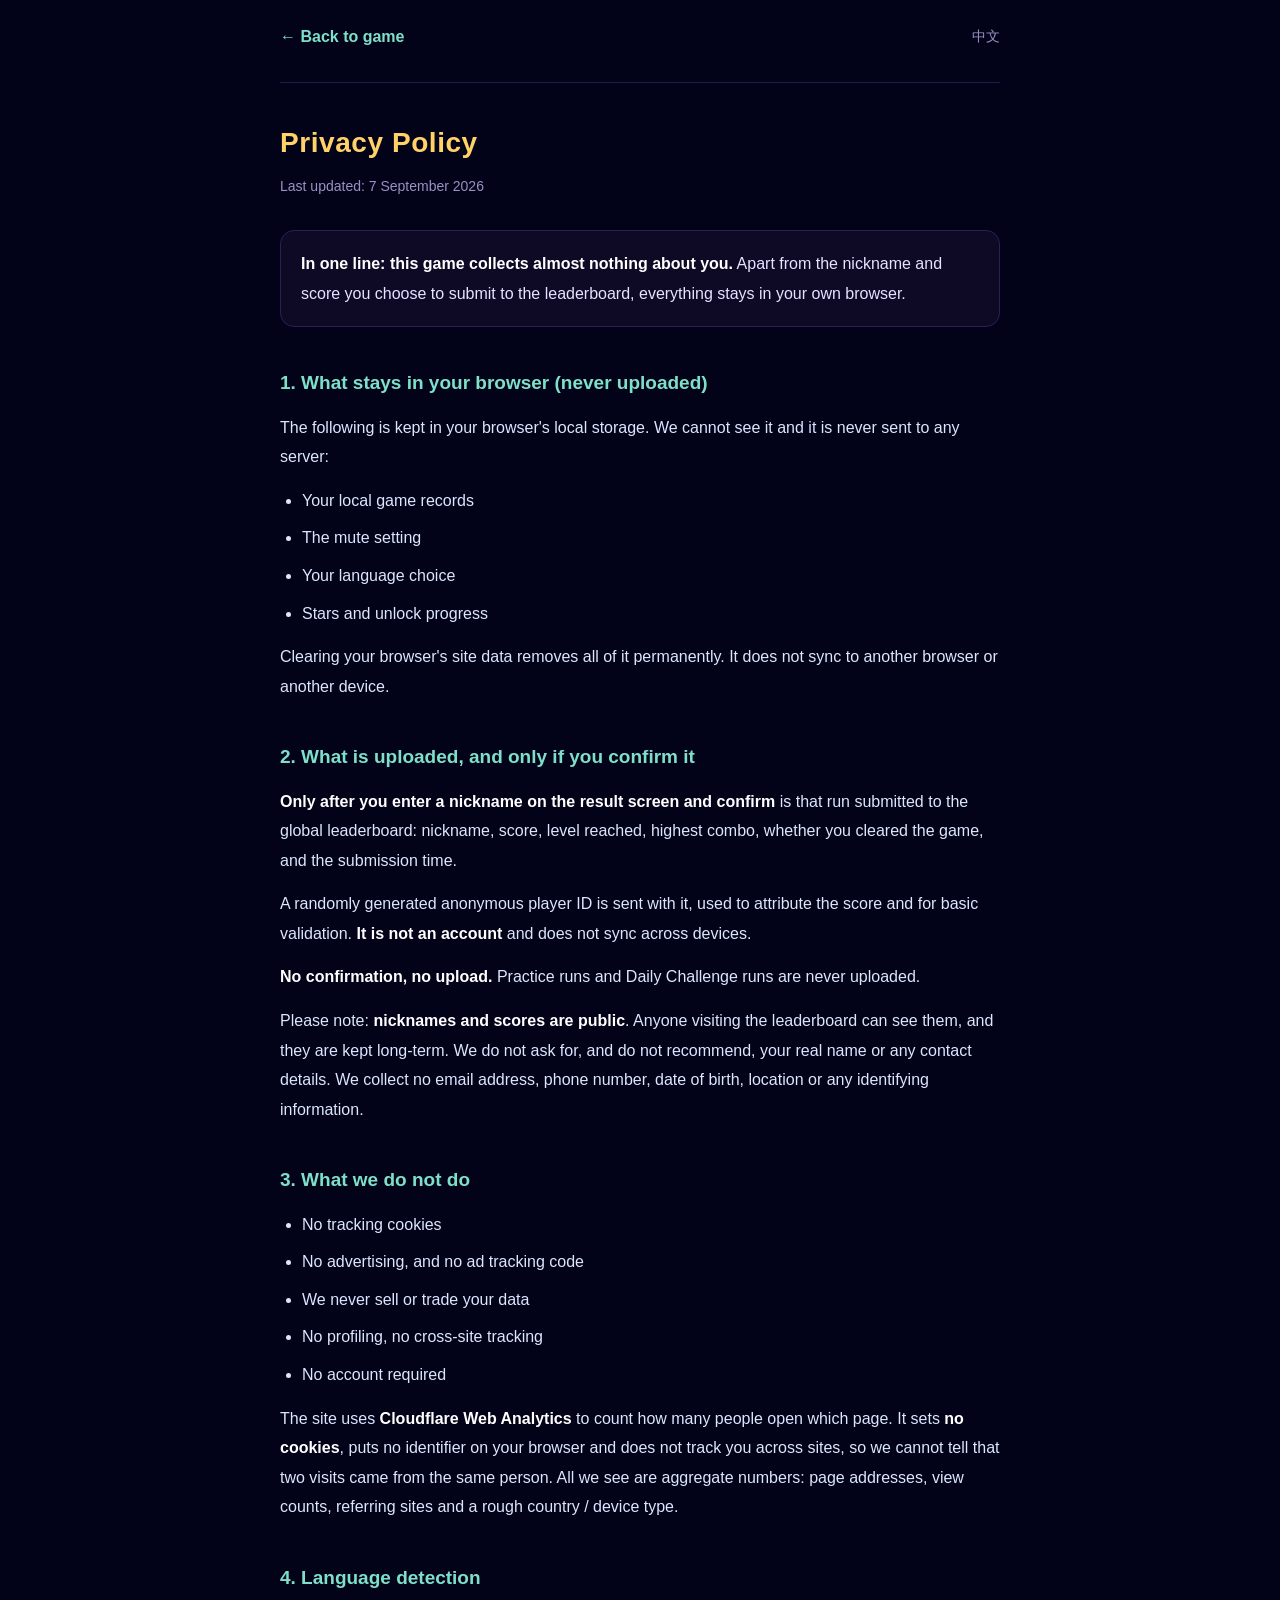
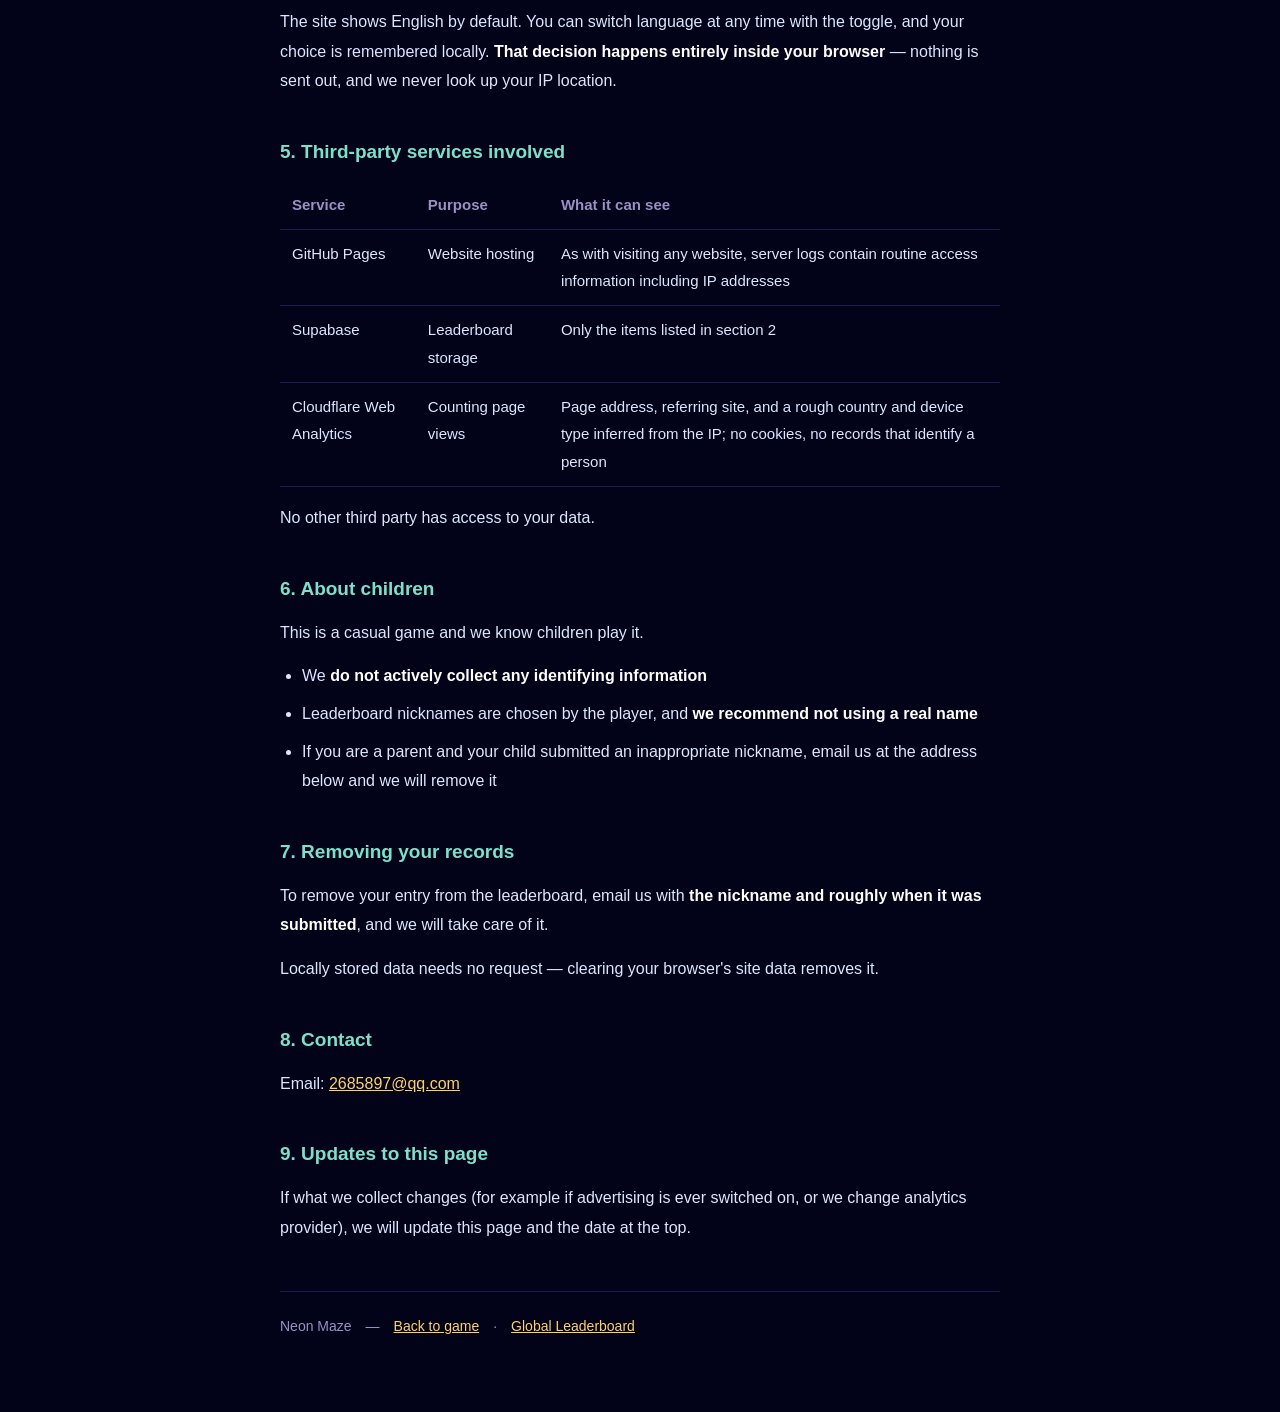
<file: en/privacy/index.html>
<!DOCTYPE html>
<html lang="en">
<head>
<meta charset="utf-8">
<meta name="viewport" content="width=device-width, initial-scale=1">
<title>Privacy Policy · Neon Maze</title>
<meta name="description" content="Neon Maze privacy policy: local-first storage, scores uploaded only when you confirm, no ads and no tracking.">
<meta name="theme-color" content="#020218">
<meta name="robots" content="index,follow">
<link rel="canonical" href="https://playneonmaze.com/en/privacy/">
<link rel="alternate" hreflang="zh-Hans" href="https://playneonmaze.com/privacy/">
<link rel="alternate" hreflang="en" href="https://playneonmaze.com/en/privacy/">
<link rel="alternate" hreflang="x-default" href="https://playneonmaze.com/en/privacy/">
<style>*{box-sizing:border-box}
body{margin:0;background:#020218;color:#dce6ff;
  font:16px/1.85 -apple-system,BlinkMacSystemFont,"PingFang SC","Hiragino Sans GB","Microsoft YaHei",sans-serif;
  padding:0 20px 72px}
.wrap{max-width:720px;margin:0 auto}
header{display:flex;align-items:center;justify-content:space-between;gap:16px;
  padding:22px 0 30px;border-bottom:1px solid #221a4a;margin-bottom:34px;flex-wrap:wrap}
.back{color:#7ee0c9;text-decoration:none;font-weight:600}
.back:hover{text-decoration:underline}
.lang{color:#9a90c4;text-decoration:none;font-size:14px}
.lang:hover{color:#dce6ff}
h1{font-size:28px;margin:0 0 6px;color:#ffd166;letter-spacing:.02em}
.updated{color:#9a90c4;font-size:14px;margin:0 0 30px}
.lede{background:#0e0a26;border:1px solid #2b1f55;border-radius:14px;
  padding:18px 20px;margin:0 0 36px;color:#e8e2ff}
h2{font-size:19px;margin:38px 0 12px;color:#7ee0c9}
p{margin:0 0 14px}
ul{margin:0 0 14px;padding-left:22px}
li{margin:0 0 8px}
strong{color:#fff}
table{width:100%;border-collapse:collapse;margin:0 0 16px;font-size:15px}
th,td{text-align:left;padding:10px 12px;border-bottom:1px solid #221a4a;vertical-align:top}
th{color:#9a90c4;font-weight:600}
a{color:#ffd166}
footer{margin-top:48px;padding-top:22px;border-top:1px solid #221a4a;color:#9a90c4;font-size:14px}</style>
</head>
<body>
<div class="wrap">
<header>
  <a class="back" href="../">&larr; Back to game</a>
  <a class="lang" href="../../privacy/">中文</a>
</header>
<h1>Privacy Policy</h1>
<p class="updated">Last updated: 7 September 2026</p>

<p class="lede"><strong>In one line: this game collects almost nothing about you.</strong> Apart from the nickname and score you choose to submit to the leaderboard, everything stays in your own browser.</p>

<h2>1. What stays in your browser (never uploaded)</h2>
<p>The following is kept in your browser's local storage. We cannot see it and it is never sent to any server:</p>
<ul>
<li>Your local game records</li>
<li>The mute setting</li>
<li>Your language choice</li>
<li>Stars and unlock progress</li>
</ul>
<p>Clearing your browser's site data removes all of it permanently. It does not sync to another browser or another device.</p>

<h2>2. What is uploaded, and only if you confirm it</h2>
<p><strong>Only after you enter a nickname on the result screen and confirm</strong> is that run submitted to the global leaderboard: nickname, score, level reached, highest combo, whether you cleared the game, and the submission time.</p>
<p>A randomly generated anonymous player ID is sent with it, used to attribute the score and for basic validation. <strong>It is not an account</strong> and does not sync across devices.</p>
<p><strong>No confirmation, no upload.</strong> Practice runs and Daily Challenge runs are never uploaded.</p>
<p>Please note: <strong>nicknames and scores are public</strong>. Anyone visiting the leaderboard can see them, and they are kept long-term. We do not ask for, and do not recommend, your real name or any contact details. We collect no email address, phone number, date of birth, location or any identifying information.</p>

<h2>3. What we do not do</h2>
<ul>
<li>No tracking cookies</li>
<li>No advertising, and no ad tracking code</li>
<li>We never sell or trade your data</li>
<li>No profiling, no cross-site tracking</li>
<li>No account required</li>
</ul>
<p>The site uses <strong>Cloudflare Web Analytics</strong> to count how many people open which page. It sets <strong>no cookies</strong>, puts no identifier on your browser and does not track you across sites, so we cannot tell that two visits came from the same person. All we see are aggregate numbers: page addresses, view counts, referring sites and a rough country / device type.</p>

<h2>4. Language detection</h2>
<p>The site shows English by default. You can switch language at any time with the toggle, and your choice is remembered locally. <strong>That decision happens entirely inside your browser</strong> — nothing is sent out, and we never look up your IP location.</p>

<h2>5. Third-party services involved</h2>
<table>
<tr><th>Service</th><th>Purpose</th><th>What it can see</th></tr>
<tr><td>GitHub Pages</td><td>Website hosting</td><td>As with visiting any website, server logs contain routine access information including IP addresses</td></tr>
<tr><td>Supabase</td><td>Leaderboard storage</td><td>Only the items listed in section 2</td></tr>
<tr><td>Cloudflare Web Analytics</td><td>Counting page views</td><td>Page address, referring site, and a rough country and device type inferred from the IP; no cookies, no records that identify a person</td></tr>
</table>
<p>No other third party has access to your data.</p>

<h2>6. About children</h2>
<p>This is a casual game and we know children play it.</p>
<ul>
<li>We <strong>do not actively collect any identifying information</strong></li>
<li>Leaderboard nicknames are chosen by the player, and <strong>we recommend not using a real name</strong></li>
<li>If you are a parent and your child submitted an inappropriate nickname, email us at the address below and we will remove it</li>
</ul>

<h2>7. Removing your records</h2>
<p>To remove your entry from the leaderboard, email us with <strong>the nickname and roughly when it was submitted</strong>, and we will take care of it.</p>
<p>Locally stored data needs no request — clearing your browser's site data removes it.</p>

<h2>8. Contact</h2>
<p>Email: <a href="mailto:2685897@qq.com">2685897@qq.com</a></p>

<h2>9. Updates to this page</h2>
<p>If what we collect changes (for example if advertising is ever switched on, or we change analytics provider), we will update this page and the date at the top.</p>
<footer>Neon Maze　—　<a href="../">Back to game</a>　·　<a href="../leaderboard/">Global Leaderboard</a></footer>
</div>
</body>
</html>
</file>
<file: assets/leaderboard-hall.css>
/* Independent, viewport-sized arena; every selector is scoped to the hall. */
.neon-hall[hidden]{display:none!important}
.neon-hall{position:fixed;inset:0;z-index:300;overflow-y:auto;overflow-x:hidden;overscroll-behavior:contain;touch-action:pan-y;background:radial-gradient(ellipse at 50% 0,rgba(89,43,156,.26),transparent 48%),radial-gradient(ellipse at 0 65%,rgba(18,94,130,.12),transparent 45%),#070819;color:#f6f4ff;font:14px/1.5 var(--font-body,-apple-system,BlinkMacSystemFont,"Segoe UI","PingFang SC",sans-serif);text-align:left;letter-spacing:0;color-scheme:dark;scrollbar-color:#45416d #090a20}
.neon-hall *{box-sizing:border-box}
.neon-hall :is(h1,h2,h3,p,dl,dd){margin:0}
.neon-hall :is(button,summary){-webkit-tap-highlight-color:transparent;touch-action:manipulation}
.neon-hall button{font:inherit;letter-spacing:0;cursor:pointer}
.neon-hall button:disabled{opacity:.42;cursor:not-allowed}
.neon-hall :is(button,summary):focus-visible{outline:3px solid #53e8ff;outline-offset:4px}
.neon-hall .nh-title:focus{outline:none}
.neon-hall .nh-content{width:100%;min-height:100%}
.neon-hall .nh-nav{display:flex;align-items:center;justify-content:space-between;gap:14px;max-width:1384px;margin:auto;padding:calc(16px + env(safe-area-inset-top)) 32px 16px;border-bottom:1px solid #2c2b47}
.neon-hall .nh-button{display:inline-flex;align-items:center;justify-content:center;gap:7px;min-height:46px;padding:10px 20px;border-radius:13px;border:1px solid transparent;background:transparent;color:#f3f0ff;line-height:1.35;text-align:center;white-space:normal;transition:background .15s,border-color .15s,transform .15s}
.neon-hall .nh-back{padding:9px 0;color:#c4c7e4;font-size:13px}
.neon-hall .nh-back:hover{color:#fff}
.neon-hall .nh-brand{display:flex;align-items:center;gap:10px;color:#ded1ff;font-size:15px;font-weight:800;letter-spacing:.16em;white-space:nowrap}
.neon-hall .nh-brand-mark{font-size:29px;line-height:1;color:#ffd762;text-shadow:0 0 15px #ffb82b66}
.neon-hall .nh-languages,.neon-hall .nh-switch-group{display:flex;align-items:center;gap:4px;padding:4px;border:1px solid #343151;border-radius:14px;background:#0d1026}
.neon-hall .nh-choice{padding:8px 16px;min-height:40px;font-weight:600;color:#babdd7;border-radius:10px;font-size:13px}
.neon-hall .nh-choice[aria-pressed="true"]{background:linear-gradient(130deg,#184357,#332850);color:#b6f7ff;border-color:#3b7588}
.neon-hall .nh-choice:hover:not(:disabled){background-color:#272740;color:white}
.neon-hall .nh-main{width:min(100%,1320px);margin:auto;padding:44px 32px 34px}
.neon-hall .nh-intro{text-align:center;max-width:1100px;margin:0 auto 30px}
.neon-hall .nh-eyebrow{font-size:11px;font-weight:750;letter-spacing:.19em;color:#67e6f5;text-transform:uppercase}
.neon-hall .nh-title{font-family:var(--font-display,inherit);font-size:clamp(30px,3.5vw,48px);font-weight:800;line-height:1.15;letter-spacing:.025em;margin-top:11px}
.neon-hall .nh-tagline{font-size:18px;color:#ece5ff;margin-top:13px}
.neon-hall .nh-description{font-size:13px;color:#afb0cc;margin-top:8px}
.neon-hall .nh-meta{display:flex;align-items:center;justify-content:center;flex-wrap:wrap;gap:7px 16px;margin-top:18px;font-size:11px;color:#9ea8bf}
.neon-hall .nh-count{color:#b5ecf5}
.neon-hall .nh-controls{display:flex;align-items:center;justify-content:space-between;gap:16px;max-width:1100px;margin:0 auto 30px}
.neon-hall .nh-refresh{font-size:12px;color:#b9c7e8;padding:8px 12px}
.neon-hall .nh-refresh:hover{background:#171d39}
.neon-hall .nh-podium-section{margin-bottom:26px}
.neon-hall .nh-podium{display:grid;gap:20px;align-items:end;max-width:1100px;margin:auto}
.neon-hall .nh-podium-1{grid-template-columns:minmax(0,620px);justify-content:center}
.neon-hall .nh-podium-2{grid-template-columns:repeat(2,minmax(0,460px));justify-content:center}
.neon-hall .nh-podium-3{grid-template-columns:1fr 1.3fr 1fr}
.neon-hall .nh-podium-3 .nh-slot-0{order:2}
.neon-hall .nh-podium-3 .nh-slot-1{order:1}
.neon-hall .nh-podium-3 .nh-slot-2{order:3}
.neon-hall .nh-honor{position:relative;min-width:0;display:flex;flex-direction:column;align-items:center;text-align:center;padding:27px 20px 24px;border:1px solid #54516b;border-radius:23px;background:linear-gradient(160deg,#1d1b35,#111327);box-shadow:0 10px 40px #0002}
.neon-hall .nh-medal-1{padding-top:31px;padding-bottom:29px;border-color:#b49246;background:radial-gradient(ellipse at 50% 0,#87622b33,transparent 65%),linear-gradient(155deg,#25213d,#151323);box-shadow:0 0 0 1px #ffc7500a,0 0 46px #ffcb3b0c}
.neon-hall .nh-medal-2{border-color:#7b8da2;background:linear-gradient(150deg,#242939,#121526)}
.neon-hall .nh-medal-3{border-color:#8c6358;background:linear-gradient(150deg,#30212d,#161322)}
.neon-hall .nh-honor-label{font-size:13px;color:#d1dcf2;letter-spacing:.12em;font-weight:700;margin-bottom:15px}
.neon-hall .nh-medal-1 .nh-honor-label{color:#ffda77;font-size:16px}
.neon-hall .nh-medal-3 .nh-honor-label{color:#eeb298}
.neon-hall .nh-avatar{position:relative;display:inline-block;flex:0 0 auto;width:30px;height:30px;border:1px solid #93f9ef;border-radius:43% 47% 44% 45%;background:linear-gradient(145deg,#8bfbed,#21bac9);box-shadow:inset -4px -4px 7px #10738c70,0 0 10px #27f9e820;vertical-align:middle}
.neon-hall .nh-avatar:after{content:"";position:absolute;left:44%;bottom:16%;width:14%;height:10%;background:#034454;border-radius:30% 30% 80% 80%}
.neon-hall .nh-eye{position:absolute;top:30%;width:19%;height:27%;background:#032537;border-radius:50%;box-shadow:inset 1px 2px 0 #faffff;transform:rotate(-8deg)}
.neon-hall .nh-eye-left{left:21%}.neon-hall .nh-eye-right{right:19%;top:27%;height:30%;transform:rotate(9deg)}
.neon-hall .nh-avatar-large{width:68px;height:68px;margin-bottom:13px;border-width:2px;border-radius:44% 45% 41% 46%}
.neon-hall .nh-medal-1 .nh-avatar-large{width:80px;height:80px;box-shadow:inset -7px -8px 15px #10738c70,0 0 27px #ffc84c16}
.neon-hall .nh-avatar-me{border-color:#ffedb3}
.neon-hall .nh-honor-name{font-size:17px;font-weight:750;max-width:100%;overflow-wrap:anywhere;display:-webkit-box;-webkit-box-orient:vertical;-webkit-line-clamp:2;overflow:hidden}
.neon-hall .nh-you{display:inline-flex;align-items:center;justify-content:center;vertical-align:middle;flex-shrink:0;font-size:10px;line-height:18px;padding:0 5px;border:1px solid #489788;border-radius:5px;background:#174846;color:#a8ffe2;margin-left:7px;white-space:nowrap}
.neon-hall .nh-score-label{color:#b4aac4;font-size:10px;letter-spacing:.08em;margin:14px 0 3px}
.neon-hall .nh-digits{font-variant-numeric:tabular-nums;letter-spacing:-.045em;font-family:var(--font-display,-apple-system,"Segoe UI",system-ui,sans-serif)}
.neon-hall .nh-honor-score{max-width:100%;font-size:clamp(26px,3vw,40px);font-weight:800;line-height:1.15;color:#f2effa;overflow-wrap:anywhere}
.neon-hall .nh-medal-1 .nh-honor-score{font-size:clamp(38px,4vw,58px);color:#ffdc7e;text-shadow:0 0 18px #ffba2020}
.neon-hall .nh-honor.nh-score-wide .nh-honor-score{font-size:clamp(24px,2.8vw,39px)}
.neon-hall .nh-honor-meta{margin-top:12px;font-size:11px;color:#c6c6da;overflow-wrap:anywhere}
.neon-hall .nh-date{margin-top:8px;color:#949aaf;font-size:10px}
.neon-hall .nh-vacant{text-align:center;color:#a9a2bd;font-size:12px;margin-top:16px}
.neon-hall .nh-personal{display:flex;align-items:center;justify-content:space-between;gap:24px;border:1px solid #426e87;border-radius:20px;padding:24px 28px;background:linear-gradient(115deg,#16333eaa,#1e1b3ba0);max-width:1100px;margin:30px auto}
.neon-hall .nh-personal-info{min-width:0}
.neon-hall .nh-personal-best{display:flex;align-items:baseline;flex-wrap:wrap;gap:12px 20px;margin-top:8px}
.neon-hall .nh-personal-rank{font-size:20px;color:#8ff4f4;white-space:nowrap}
.neon-hall .nh-personal-score{font-size:34px;line-height:1.2;overflow-wrap:anywhere;max-width:100%}
.neon-hall .nh-next-label{font-size:10px;color:#a9bfcc;margin-top:12px}
.neon-hall .nh-target{color:#e2d2ff;font-size:14px;margin-top:4px;overflow-wrap:anywhere}
.neon-hall .nh-unranked{font-size:20px;line-height:1.4;margin:9px 0 5px}
.neon-hall .nh-personal-actions{display:flex;flex-direction:column;gap:8px;flex:0 0 auto;max-width:240px}
.neon-hall .nh-primary{min-height:48px;padding:12px 25px;background:linear-gradient(#ffec97,#ffd043);color:#38220d;font-weight:800;box-shadow:0 4px 0 #bd801d,0 0 20px #ffc04012;border-color:#ffdf71}
.neon-hall .nh-primary:hover{background:linear-gradient(#fff2b6,#ffde73);transform:translateY(-1px)}
.neon-hall .nh-secondary{border-color:#536083;color:#d0f5ff;background:linear-gradient(120deg,#163240,#292140);font-weight:600}
.neon-hall .nh-secondary:hover{border-color:#74c9e2;background:#273a53}
.neon-hall .nh-fine{color:#a1a9bf;font-size:11px;line-height:1.65}
.neon-hall .nh-ranking{border:1px solid #3b3656;border-radius:20px;background:#0f1024;overflow:hidden;max-width:1100px;margin:0 auto}
.neon-hall .nh-ranking-heading{display:flex;align-items:center;justify-content:space-between;gap:12px;padding:20px 22px 6px}
.neon-hall .nh-ranking-heading h2{font-size:18px;letter-spacing:.03em}
.neon-hall .nh-list-hint{padding:0 22px 14px}
.neon-hall .nh-view-switch{border:0;background:#18192e;padding:3px}
.neon-hall .nh-view-switch .nh-choice{font-size:12px;padding:8px 12px;min-height:38px}
.neon-hall .nh-entry{border-top:1px solid #2b2840;position:relative;min-width:0}
.neon-hall .nh-entry-me{background:#173a474d;box-shadow:inset 3px 0 #54edf0}
.neon-hall .nh-row{display:grid;grid-template-columns:62px minmax(120px,1.2fr) minmax(145px,1fr) minmax(150px,1fr) 122px 18px;align-items:center;gap:12px;padding:18px 22px;cursor:pointer;list-style:none;min-height:78px;transition:background .15s}
.neon-hall .nh-row::-webkit-details-marker{display:none}
.neon-hall .nh-row:hover{background:#26213875}
.neon-hall .nh-row:focus-visible{outline-offset:-4px}
.neon-hall .nh-row-rank{font-weight:650;font-size:16px;color:#a8afca;overflow-wrap:anywhere}
.neon-hall .nh-rank-top{color:#f5d78e}
.neon-hall .nh-row-player{display:flex;align-items:center;min-width:0;gap:9px}
.neon-hall .nh-row-player .nh-you{margin-left:0}
.neon-hall .nh-player-name{font-size:14px;font-weight:650;min-width:0;overflow:hidden;text-overflow:ellipsis;white-space:nowrap}
.neon-hall .nh-row-score{font-size:24px;text-align:right;line-height:1.25;overflow-wrap:anywhere;min-width:0}
.neon-hall .nh-row-info{font-size:11px;line-height:1.5;color:#b5bfd2;text-align:center;overflow-wrap:anywhere}
.neon-hall .nh-row-date{color:#8996b0;font-size:10px;text-align:right}
.neon-hall .nh-row-expand{color:#9f95c4;text-align:center;font-size:18px}
.neon-hall .nh-entry[open] .nh-row-expand{transform:rotate(180deg)}
.neon-hall .nh-run-details{border-top:1px dashed #3e415b;padding:18px 24px 22px;background:#0a112366}
.neon-hall .nh-run-details h3{font-size:13px;color:#c2e8f5;margin-bottom:12px}
.neon-hall .nh-detail-grid{display:grid;grid-template-columns:repeat(3,minmax(0,1fr));gap:12px 20px;margin-bottom:15px}
.neon-hall .nh-detail-grid dt{color:#8d9eb9;font-size:10px;margin-bottom:3px}
.neon-hall .nh-detail-grid dd{color:#e1e1ef;font-size:13px;overflow-wrap:anywhere}
.neon-hall .nh-list-bottom{display:flex;align-items:center;flex-direction:column;gap:12px;padding:22px}
.neon-hall .nh-inline-error{color:#ffd09b;font-size:12px;text-align:center}
.neon-hall .nh-change-notice{max-width:1100px;margin:0 auto 20px;padding:10px 16px;border:1px solid #377787;border-radius:12px;background:#133542;color:#b2f5ff;font-size:12px;text-align:center}
.neon-hall .nh-policy{max-width:1100px;margin:22px auto 0;padding:17px 22px;border:1px solid #292940;border-radius:14px;background:#0b0e20;color:#a6adc4;font-size:11px}
.neon-hall .nh-policy summary{cursor:pointer;color:#c5c8dd;min-height:26px;font-size:12px;padding:4px 0}
.neon-hall .nh-policy p{padding-top:12px;line-height:1.7}
.neon-hall .nh-footer{display:flex;flex-direction:column;align-items:center;gap:17px;padding:32px 16px calc(24px + env(safe-area-inset-bottom));font-size:13px;color:#c0b6d0;text-align:center}
.neon-hall .nh-empty,.neon-hall .nh-error{display:flex;flex-direction:column;align-items:center;justify-content:center;gap:17px;text-align:center;min-height:290px;max-width:720px;margin:0 auto;padding:30px 28px;border:1px solid #5e4e76;border-radius:24px;background:radial-gradient(ellipse at top,#3b265347,transparent 75%),#111226}
.neon-hall .nh-empty h2,.neon-hall .nh-error h2{font-size:23px;line-height:1.4}
.neon-hall .nh-empty p,.neon-hall .nh-error p{font-size:13px;color:#b5b1cb;max-width:480px}
.neon-hall .nh-empty-mark,.neon-hall .nh-error-mark{color:#ffda73;font-size:57px;line-height:1;text-shadow:0 0 25px #f8be331c}
.neon-hall .nh-loading{max-width:1100px;margin:auto}
.neon-hall .nh-loading-label{text-align:center;font-size:13px;color:#b3c3da;margin-bottom:22px}
.neon-hall .nh-skeleton-grid{display:grid;grid-template-columns:repeat(3,minmax(0,1fr));gap:20px;margin-bottom:25px}
.neon-hall .nh-skeleton{border:1px solid #2e2b49;background:linear-gradient(110deg,#15152c 10%,#25253d 35%,#15152c 60%);background-size:250% 100%;animation:nh-shimmer 2s linear infinite;border-radius:17px}
.neon-hall .nh-skeleton-card{height:245px}
.neon-hall .nh-skeleton-row{height:66px;margin-top:10px}
.neon-hall .nh-sr{position:absolute;width:1px;height:1px;padding:0;margin:-1px;overflow:hidden;clip:rect(0,0,0,0);white-space:nowrap;border:0}
@keyframes nh-shimmer{from{background-position:100% 0}to{background-position:-100% 0}}
@media(min-width:900px){.neon-hall .nh-podium-3 .nh-slot-0{min-height:352px}.neon-hall .nh-podium-3 .nh-slot-1,.neon-hall .nh-podium-3 .nh-slot-2{min-height:310px}}
@media(max-width:1050px){.neon-hall .nh-row{grid-template-columns:48px minmax(110px,1fr) minmax(135px,1fr) minmax(140px,1fr) 16px;gap:10px;padding:16px 20px}.neon-hall .nh-row-date{display:none}.neon-hall .nh-row-score{font-size:23px}.neon-hall .nh-medal-1 .nh-honor-score{font-size:40px}.neon-hall .nh-honor-score{font-size:30px}}
@media(max-width:700px){
  .neon-hall .nh-nav{padding:calc(9px + env(safe-area-inset-top)) 16px 9px;gap:7px}
  .neon-hall .nh-brand{font-size:10px;letter-spacing:.1em;gap:5px}.neon-hall .nh-brand-mark{font-size:21px}
  .neon-hall .nh-back{font-size:11px;max-width:125px;text-align:left;min-height:44px}.neon-hall .nh-languages{gap:0;padding:2px;border-radius:11px}.neon-hall .nh-languages .nh-choice{font-size:11px;min-height:40px;padding:6px 10px}
  .neon-hall .nh-main{padding:29px 16px 20px}.neon-hall .nh-intro{margin-bottom:23px}.neon-hall .nh-title{font-size:32px}.neon-hall .nh-tagline{font-size:15px}.neon-hall .nh-description{font-size:11px;line-height:1.6}.neon-hall .nh-eyebrow{font-size:10px;letter-spacing:.12em}
  .neon-hall .nh-meta{font-size:10px;gap:5px 12px;margin-top:13px}.neon-hall .nh-updated{flex-basis:100%}
  .neon-hall .nh-controls{margin-bottom:22px;gap:5px;align-items:stretch}.neon-hall .nh-controls .nh-choice{font-size:11px;padding:8px 10px;min-height:42px}.neon-hall .nh-refresh{font-size:11px;padding:7px 8px;max-width:92px}.neon-hall .nh-switch-group{padding:3px;gap:1px}
  .neon-hall .nh-podium,.neon-hall .nh-podium-3{grid-template-columns:repeat(2,minmax(0,1fr));gap:12px;align-items:stretch}
  .neon-hall .nh-podium-1{grid-template-columns:minmax(0,1fr)}
  .neon-hall .nh-podium-3 .nh-slot-0,.neon-hall .nh-podium-2 .nh-slot-0{order:0;grid-column:1/-1}
  .neon-hall .nh-podium-2 .nh-slot-1{grid-column:1/-1}
  .neon-hall .nh-honor{padding:21px 12px 19px;border-radius:18px}.neon-hall .nh-medal-1{padding:24px 16px}
  .neon-hall .nh-honor-label{font-size:11px;letter-spacing:.07em;margin-bottom:10px}.neon-hall .nh-medal-1 .nh-honor-label{font-size:14px}.neon-hall .nh-avatar-large{width:47px;height:47px;margin-bottom:10px}.neon-hall .nh-medal-1 .nh-avatar-large{width:66px;height:66px}
  .neon-hall .nh-honor-name{font-size:14px}.neon-hall .nh-medal-1 .nh-honor-name{font-size:17px}.neon-hall .nh-score-label{font-size:9px;margin-top:11px}
  .neon-hall .nh-honor-score{font-size:clamp(21px,5.5vw,30px)}.neon-hall .nh-medal-1 .nh-honor-score{font-size:clamp(32px,10vw,40px)}.neon-hall .nh-honor-meta{font-size:10px;line-height:1.6;margin-top:9px}.neon-hall .nh-date{font-size:9px}
  .neon-hall .nh-honor.nh-score-wide .nh-honor-score{font-size:clamp(20px,6vw,28px)}.neon-hall .nh-medal-1.nh-score-wide .nh-honor-score{font-size:clamp(25px,8vw,35px)}
  .neon-hall .nh-personal{flex-direction:column;align-items:stretch;gap:19px;padding:21px 19px;margin:24px auto}.neon-hall .nh-personal-score{font-size:31px}.neon-hall .nh-personal-rank{font-size:18px}.neon-hall .nh-personal-best{gap:10px 15px}.neon-hall .nh-unranked{font-size:18px}.neon-hall .nh-target{font-size:13px}.neon-hall .nh-personal-actions{flex-direction:row;max-width:none;gap:10px}.neon-hall .nh-personal-actions .nh-button{flex:1;padding:11px 10px;font-size:12px;min-width:0}
  .neon-hall .nh-ranking{border-radius:16px}.neon-hall .nh-ranking-heading{padding:17px 14px 7px;gap:7px;flex-wrap:wrap}.neon-hall .nh-ranking-heading h2{font-size:16px}.neon-hall .nh-view-switch .nh-choice{font-size:11px;padding:7px 9px;min-height:40px}.neon-hall .nh-list-hint{padding:0 14px 13px;font-size:10px}
  .neon-hall .nh-row{grid-template-columns:35px minmax(0,1fr) minmax(115px,.85fr);grid-template-rows:auto auto;gap:6px 8px;padding:15px 12px;min-height:82px}
  .neon-hall .nh-row-rank{grid-column:1;grid-row:1;font-size:13px}.neon-hall .nh-row-player{grid-column:2;grid-row:1;gap:6px;flex-wrap:nowrap}.neon-hall .nh-player-name{font-size:12px;flex:1;min-width:0}.neon-hall .nh-row-player .nh-avatar{width:25px;height:25px}.neon-hall .nh-row-player .nh-you{font-size:9px;margin-left:0}
  .neon-hall .nh-row-score{grid-column:3;grid-row:1;font-size:22px;align-self:center}.neon-hall .nh-row-info{grid-column:2/4;grid-row:2;text-align:left;font-size:10px;white-space:normal}.neon-hall .nh-row-date,.neon-hall .nh-row-expand{display:none}
  .neon-hall .nh-entry.nh-score-wide .nh-row{grid-template-columns:35px minmax(0,1fr) minmax(145px,1fr)}.neon-hall .nh-entry.nh-score-wide .nh-row-score{font-size:16px;letter-spacing:-.055em}
  .neon-hall .nh-run-details{padding:16px}.neon-hall .nh-detail-grid{grid-template-columns:repeat(2,minmax(0,1fr));gap:12px}.neon-hall .nh-detail-grid dd{font-size:12px}.neon-hall .nh-detail-grid>div:last-child{grid-column:1/-1}.neon-hall .nh-fine{font-size:10px}
  .neon-hall .nh-list-bottom{padding:19px 15px}.neon-hall .nh-policy{padding:14px 16px;font-size:10px}.neon-hall .nh-policy summary{font-size:11px;min-height:34px}.neon-hall .nh-footer{padding-top:29px;font-size:12px}.neon-hall .nh-empty,.neon-hall .nh-error{padding:27px 19px;min-height:280px}.neon-hall .nh-empty h2,.neon-hall .nh-error h2{font-size:20px}.neon-hall .nh-empty p,.neon-hall .nh-error p{font-size:12px}
  .neon-hall .nh-skeleton-grid{grid-template-columns:minmax(0,1fr);gap:0}.neon-hall .nh-skeleton-card:not(:first-child){display:none}.neon-hall .nh-skeleton-card{height:285px}
}
@media(max-width:370px){.neon-hall .nh-brand{display:none}.neon-hall .nh-main{padding-left:12px;padding-right:12px}.neon-hall .nh-controls .nh-choice{font-size:10px;padding-left:8px;padding-right:8px}.neon-hall .nh-row{grid-template-columns:30px minmax(0,1fr) minmax(100px,.95fr);gap:5px 6px;padding-left:10px;padding-right:10px}.neon-hall .nh-row-score{font-size:20px}.neon-hall .nh-row-player .nh-avatar{display:none}.neon-hall .nh-honor-score{font-size:21px}.neon-hall .nh-medal-1 .nh-honor-score{font-size:34px}}
.neon-hall .nh-current-label{font-size:14px;color:#c9d5e8;font-weight:700}
.neon-hall .nh-recent{max-width:1100px;margin:28px auto;padding:24px;border:1px solid #34324d;border-radius:18px;background:#101124}
.neon-hall .nh-recent h2{margin:0 0 8px;font-size:22px}
.neon-hall .nh-local-best{display:flex;flex-wrap:wrap;align-items:baseline;gap:8px 20px;margin:20px 0 10px;color:#cfdaed;font-size:13px}
.neon-hall .nh-local-best strong{font-size:26px;white-space:nowrap}
.neon-hall .nh-recent-summary{font-size:14px;line-height:1.6;overflow-wrap:anywhere}
.neon-hall .nh-recent-list{list-style:none;margin:16px 0;padding:0;max-height:440px;overflow-y:auto;overscroll-behavior:contain;border:1px solid #2c3048;border-radius:12px}
.neon-hall .nh-recent-row{display:grid;grid-template-columns:minmax(180px,1fr) minmax(180px,1fr) auto;align-items:center;gap:10px 16px;padding:15px 18px;border-bottom:1px solid #282c43}
.neon-hall .nh-recent-row:last-child{border-bottom:0}
.neon-hall .nh-recent-best{background:rgba(255,212,71,.07)}
.neon-hall .nh-recent-score{min-width:0;display:flex;flex-direction:column;align-items:flex-start;gap:5px}
.neon-hall .nh-recent-score strong{font-size:24px;white-space:nowrap;letter-spacing:-.035em}
.neon-hall .nh-recent-badge{font-size:11px;color:#ffd447;line-height:1.5}
.neon-hall .nh-recent-info{font-size:12px;line-height:1.7;color:#bfccdf}
.neon-hall .nh-recent-time{font-size:12px;white-space:nowrap;color:#a9b9d2;font-variant-numeric:tabular-nums}
.neon-hall .nh-recent-warning{color:#ffd447;font-size:13px;line-height:1.7}
.neon-hall .nh-recent-empty{padding:18px 0;color:#bfccdf;font-size:14px;line-height:1.8}
.neon-hall .nh-recent-privacy{margin-top:16px}
@media(max-width:700px){
  .neon-hall .nh-current-label{font-size:12px;align-self:center}
  .neon-hall .nh-recent{padding:18px 14px;margin:24px 0}
  .neon-hall .nh-recent h2{font-size:19px}
  .neon-hall .nh-local-best{flex-direction:column;gap:6px}
  .neon-hall .nh-local-best strong{font-size:23px}
  .neon-hall .nh-recent-row{grid-template-columns:minmax(0,1fr) auto;gap:7px;padding:14px 12px}
  .neon-hall .nh-recent-score{grid-column:1;grid-row:1}
  .neon-hall .nh-recent-score strong{font-size:23px}
  .neon-hall .nh-recent-info{font-size:11px;grid-column:1/-1;grid-row:2}
  .neon-hall .nh-recent-time{font-size:11px;grid-column:2;grid-row:1;align-self:start;padding-top:5px}
  .neon-hall .nh-recent-wide .nh-recent-score{grid-column:1/-1}
  .neon-hall .nh-recent-wide .nh-recent-time{grid-column:1/-1;grid-row:3;padding:0}
}
@media(prefers-reduced-motion:reduce){.neon-hall *{animation:none!important;transition:none!important;scroll-behavior:auto!important}}
</file>
<file: assets/leaderboard-entry.css>
.hall-entry{min-height:44px;padding:10px 16px;border:1px solid #60dafb;border-radius:12px;background:linear-gradient(120deg,#143c5b,#34205e);color:#f2fbff;font:700 14px/1.3 var(--font-body);cursor:pointer;box-shadow:0 0 16px #2f9bb01a;letter-spacing:0}
.hall-entry:hover{border-color:#fff;background:linear-gradient(120deg,#205575,#513176)}
.btn.hall-entry{background:linear-gradient(120deg,#143c5b,#34205e);color:#e5fbff;border:1px solid #60dafb;box-shadow:0 3px 0 #172a50,0 0 16px #2f9bb01a}
.btn.hall-entry:hover{background:linear-gradient(120deg,#205575,#513176);color:white;border-color:white}
.hall-entry:focus-visible,.hall-preview:focus-visible{outline:3px solid #ffd447;outline-offset:3px}
.hall-rail{position:fixed;left:10px;top:calc(env(safe-area-inset-top) + 7px);z-index:121;max-width:calc(100vw - 125px);font-size:12px}
.hall-active .language-switch,.hall-active .language-suggestion{visibility:hidden}
.hall-ready #startBoard{display:none}
.hall-ready .start-actions{width:100%;display:grid;grid-template-columns:1fr 1fr;gap:10px;flex-shrink:0;margin:6px 0}
.hall-ready .start-actions .btn{min-width:0;min-height:48px;padding:10px 8px;font-size:14px;white-space:normal}
.hall-ready #startHelpBtn{flex-shrink:0}
.hall-preview{width:100%;flex-shrink:0;display:flex;flex-direction:column;gap:4px;padding:10px 12px;border:1px solid #7163a7;border-radius:12px;background:#13122ac7;color:#dce6ff;cursor:pointer;font:12px/1.4 var(--font-body);text-align:left}
.hall-preview strong{font-size:11px;color:#9beeff}
.hall-preview .preview-row{display:grid;grid-template-columns:24px minmax(0,1fr) max-content;align-items:baseline;gap:8px;font-size:15px;font-weight:500;line-height:1.5}
.hall-preview .preview-name{min-width:0;overflow:hidden;text-overflow:ellipsis;white-space:nowrap}
.hall-preview .preview-rank,.hall-preview .preview-score{font-variant-numeric:tabular-nums;white-space:nowrap;letter-spacing:0}
.hall-preview .preview-score{text-align:right}
.hall-preview .preview-champion{color:#ffe085;font-weight:700}
.hall-preview small{font-size:10px}
.result-cloud{width:100%;max-width:440px;flex-shrink:0;border:1px solid #3b7f92;background:#0c2539e8;border-radius:12px;padding:12px;font:12px/1.5 var(--font-body);text-align:left}
.result-cloud strong{color:#72eeff}.result-cloud p{margin:6px 0;color:#e0e6fa;font-size:12px;line-height:1.5;letter-spacing:0}
.cloud-confirm{display:flex;align-items:end;gap:8px;flex-wrap:wrap}
.cloud-confirm label{flex:1;min-width:100px;display:flex;flex-direction:column;font-size:11px;color:#d4d9ec}
.cloud-confirm input{width:100%;min-height:44px;background:#070c24;color:#fff;border:1px solid #6b82a8;border-radius:8px;padding:8px;font-size:16px}
.cloud-confirm button{font-size:12px}
.cloud-local-name{border:0;background:transparent;color:#c3dff4;text-decoration:underline;min-height:30px;cursor:pointer;width:100%;font:11px var(--font-body)}
#resultHallBtn{flex-shrink:0;margin:0;max-width:100%;font-size:12px;padding:11px 12px}
.hall-ready #overOverlay>.over-actions{gap:8px;flex-wrap:wrap;width:100%}
.hall-ready #overOverlay>.over-actions #restartBtn{font-size:13px;padding:11px 16px}
.hall-ready #overBoard .board-cloud{display:none}
@media(min-width:1120px) and (min-height:720px){.hall-rail{position:static;width:100%;max-width:none;flex-shrink:0;order:-1;font-size:13px;margin-bottom:8px}}
@media(max-width:420px){.hall-ready .start-card{padding:14px 12px;gap:6px}.hall-ready .start-card h2{font-size:25px}.hall-ready .start-actions .btn{font-size:12px}.hall-preview{padding:8px 10px}}
@media(max-height:650px){.hall-preview > span:not(.preview-champion){display:none}.hall-ready .start-card .welcome{display:none}.hall-ready #startOverlay .start-card{padding-top:12px;gap:5px}}
</file>
<file: assets/site-navigation.css>
/* Web shell only: replace existing chrome, never resize the game world. */
.site-header{position:relative;z-index:60;display:flex;align-items:center;gap:12px;width:100%;min-height:56px;padding:4px 12px;border:1px solid #35375f;border-radius:16px;background:#080921;font:600 .875rem/1.3 var(--font-body);flex:none;container:site-chrome/inline-size;}
.site-header a,.site-header button{font:inherit;letter-spacing:0;text-transform:none;white-space:nowrap;touch-action:manipulation;}
.site-brand{display:flex;align-items:center;gap:8px;min-height:44px;color:#ffda64;text-decoration:none;flex-shrink:0;}
.site-brand img{width:28px;height:28px;object-fit:contain;}
.site-links{display:flex;align-items:center;justify-content:center;gap:4px;margin:auto;}
.site-links a,.site-links button,.site-menu-toggle{display:flex;align-items:center;justify-content:center;min-height:44px;padding:8px 12px;color:#c7cbe4;background:transparent;border:1px solid transparent;border-radius:10px;text-decoration:none;cursor:pointer;}
.site-links [aria-current="page"]{color:#fff;background:#222443;border-color:#3c426d;}
.site-links a:hover,.site-links button:hover,.site-menu-toggle:hover{color:#fff;background:#202642;}
.site-header :focus-visible{outline:2px solid #64e6ff;outline-offset:2px;}
.site-header .language-switch{position:static;z-index:auto;box-shadow:none;border:0;padding:0;background:transparent;font-size:inherit;letter-spacing:0;margin-left:auto;}
.site-header .language-switch a{min-width:44px;height:44px;padding:0 8px;border-radius:10px;}
.site-menu-toggle{display:none;border-color:#454d7b;}
.site-links[hidden]{display:none;}
/* These site-level entries have moved into the header. In-game entries stay. */
.hall-rail,.marquee .tagline{display:none!important;}
/* A first-visit suggestion must not cover the new navigation or document layers. */
body > .language-suggestion{top:auto;bottom:calc(env(safe-area-inset-bottom) + 12px);right:calc(env(safe-area-inset-right) + 12px);max-width:calc(100vw - 24px);z-index:59;}
.hall-active .site-header{visibility:hidden;}
.site-leave{position:fixed;inset:0;z-index:400;width:min(460px,calc(100vw - 32px));max-height:calc(100dvh - 32px);overflow:auto;margin:auto;padding:24px;border:1px solid #565484;border-radius:18px;background:#0b0a24;color:#f7f4ff;font:400 1rem/1.6 var(--font-body);box-shadow:0 20px 60px #0008;}
.site-leave::backdrop{background:#020218dc;}
.site-leave:not([open]){display:none;}
.site-leave[open]{display:block;}
.site-leave-fallback{box-shadow:0 0 0 100vmax #020218dc;}
.site-leave h2{font:700 1.25rem/1.4 var(--font-display);margin:0 0 12px;color:#ffda64;}
.site-leave p{margin:0 0 20px;}
.site-leave-actions{display:flex;flex-wrap:wrap;gap:10px;}
.site-leave button{min-height:44px;flex:1;padding:10px 14px;border:1px solid #515a86;border-radius:10px;background:#1d2345;color:#f7f4ff;font:600 .875rem/1.4 var(--font-body);cursor:pointer;}
.site-leave button:focus-visible{outline:2px solid #64e6ff;outline-offset:3px;}
#siteLeaveCancel{background:#ffda64;color:#211934;border-color:#ffda64;}
@container site-chrome (max-width:20em){
  .site-brand-label{display:none;}
}
@media (min-width:1120px) and (min-height:720px){
  .site-header{grid-column:1/-1;grid-row:1;align-self:stretch;min-height:52px;border-radius:14px;}
  .cabinet .marquee,.cabinet .hud{grid-row:2/4;}
  .cabinet .mission-strip{display:none;}
}
@media (max-width:1119px), (max-height:719px){
  .site-header{padding:4px 8px;gap:6px;}
  .site-brand{gap:6px;}
  .site-brand img{width:24px;height:24px;}
  .site-brand-extra{display:none;}
  .site-menu-toggle{display:flex;padding:8px;}
  .site-links{position:absolute;top:calc(100% + 8px);right:0;display:flex;flex-direction:column;align-items:stretch;width:min(280px,calc(100vw - 24px));max-height:calc(100dvh - 100px);overflow-y:auto;overscroll-behavior:contain;touch-action:pan-y;padding:8px;margin:0;border:1px solid #49507d;border-radius:14px;background:#0a0b25;box-shadow:0 16px 40px #0009;}
  .site-links a,.site-links button{justify-content:flex-start;white-space:normal;text-align:left;}
  .cabinet .marquee,body.in-game .cabinet .marquee{display:none!important;}
  /* Replace the former 84px brand row, retaining the established maze size. */
  .cabinet{min-height:0;}
}
@media (max-width:1119px) and (orientation:landscape) and (max-height:500px){
  /* Short landscape uses the unused left gutter, not the maze's height. */
  .site-header{position:fixed;top:max(4px,env(safe-area-inset-top));left:max(4px,env(safe-area-inset-left));width:calc((100vw - min(720px,calc((100dvh - 72px)*19/21 + 8px)))/2 - 12px);flex-direction:column;align-items:stretch;padding:4px;gap:2px;}
  .site-brand{justify-content:center;gap:4px;}
  .site-brand img{width:20px;height:20px;}
  .site-header .language-switch{margin:0;justify-content:center;}
  .site-links{position:fixed;top:max(4px,env(safe-area-inset-top));left:calc((100vw - min(720px,calc((100dvh - 72px)*19/21 + 8px)))/2);right:auto;max-height:calc(100dvh - 24px);}
}
</file>
